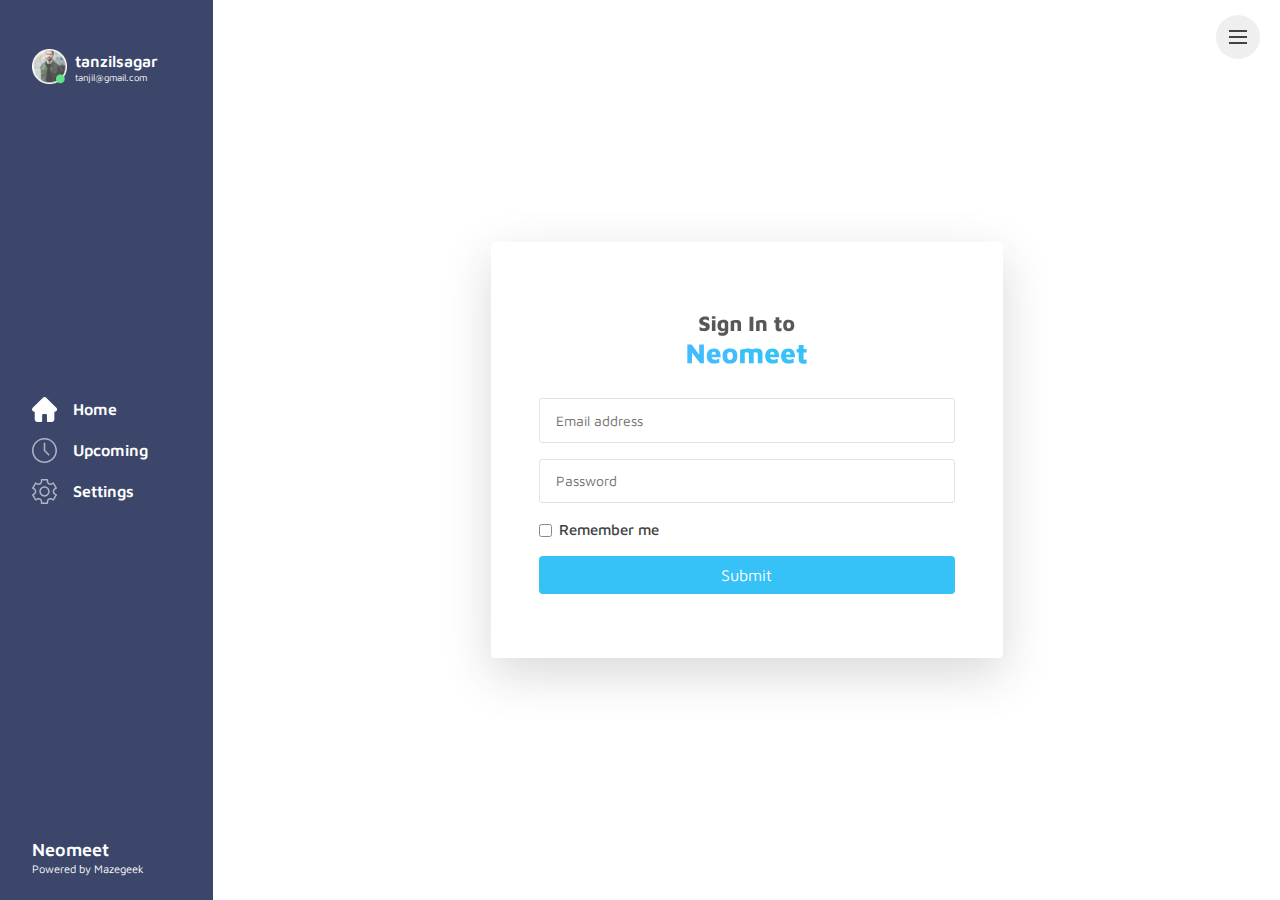
<file: index.html>
<!DOCTYPE html>
<html lang="en">

<head>
    <meta charset="utf-8">
    <meta http-equiv="X-UA-Compatible" content="IE=edge">
    <meta name="viewport" content="width=device-width, initial-scale=1, shrink-to-fit=no">
    <meta name="description" content="">
    <meta name="author" content="Nishan">
    <title>Neomeet</title>

    <!-- Favicons-->
   <!-- <link rel="shortcut icon" href="img/favicon.ico" type="image/x-icon">
    <link rel="apple-touch-icon" type="image/x-icon" href="img/apple-touch-icon-57x57-precomposed.png">
    <link rel="apple-touch-icon" type="image/x-icon" sizes="72x72" href="img/apple-touch-icon-72x72-precomposed.png">
    <link rel="apple-touch-icon" type="image/x-icon" sizes="114x114" href="img/apple-touch-icon-114x114-precomposed.png">
    <link rel="apple-touch-icon" type="image/x-icon" sizes="144x144" href="img/apple-touch-icon-144x144-precomposed.png">-->

    <!-- GOOGLE WEB FONT -->
	<link href="https://fonts.googleapis.com/css2?family=Maven+Pro:wght@400;500;600;700;800&display=swap" rel="stylesheet">

    <!-- BASE CSS -->
    <link href="css/bootstrap.min.css" rel="stylesheet">
	<link href="css/menu.css" rel="stylesheet">
    <link href="css/style.css" rel="stylesheet">
	<link href="css/vendors.css" rel="stylesheet">
	<link href="css/tailwind.min.css" rel="stylesheet">

    <!-- YOUR CUSTOM CSS -->
    <link href="css/custom.css" rel="stylesheet">
	
	<!-- MODERNIZR MENU -->
	<script src="js/modernizr.js"></script>

</head>

<body>
	
	<div id="preloader">
		<div data-loader="circle-side"></div>
	</div><!-- /Preload -->
	
	<div id="loader_form">
		<div data-loader="circle-side-2"></div>
	</div><!-- /loader_form -->
	
	<nav>
		<ul class="cd-primary-nav">
			<li><a href="#" class="animated_link">Page 1</a></li>
			<li><a href="#" class="animated_link">Page 2</a></li>
			<li><a href="#" class="animated_link">Page 3</a></li>
			<li><a href="#" class="animated_link">About Us</a></li>
			<li><a href="#" class="animated_link">Contact Us</a></li>
		</ul>
	</nav>
	<!-- /menu -->
	
	<div class="container-fluid">
	    <div class="row row-height">
	        <div class="col-xl-2 col-lg-2 content-left">

				<div class="content-left-wrapper d-flex align-items-center">
					<div class="user-info">
						<div class="d-flex align-items-center ml-8 py-4">
							<img src="img/avatar.png" class="mr-2" alt="" width="35" height="35">
							<div class="cursor-pointer">
								<span class="d-block text-base font-semibold leading-tight">tanzilsagar</span>
								<span class="d-block text-xs leading-none secondary-color"><small>tanjil@gmail.com</small></span>
							</div>
						</div>
					</div>

					<div class="ml-8">
						<div>
							<div class="d-flex align-items-center pb-3">
								<img src="img/nav/home01.svg" class="mr-3" alt="" width="25" height="25">
								<div class="cursor-pointer">
									<span class="d-block text-base font-semibold leading-tight">Home</span>

								</div>
							</div>
							<div class="d-flex align-items-center pb-3">
								<img src="img/nav/clock01.svg" class="mr-3" alt="" width="25" height="25">
								<div class="cursor-pointer">
									<span class="d-block text-base font-semibold leading-tight">Upcoming</span>

								</div>
							</div>
							<div class="d-flex align-items-center">
								<img src="img/nav/settings.svg" class="mr-3" alt="" width="25" height="25">
								<div class="cursor-pointer">
									<span class="d-block text-base font-semibold leading-tight">Settings</span>

								</div>
							</div>
						</div>
					</div>

					<div class="copy ml-8">
						<div class="">
							<span class="d-block text-lg font-semibold leading-tight">Neomeet</span>
							<span class="d-block text-sm leading-none secondary-color cursor-pointer"><small>Powered by Mazegeek</small></span>
						</div>
					</div>
				</div>
	        </div>
	        <!-- /content-left -->
	        <div class="col-xl-10 col-lg-10 content-right">
				<div class="row flex-shrink-0 h-100 align-items-center">
					<div class="w-76 mx-auto">
						<div class="w-100 rounded overflow-hidden shadow-lg ">

							<div class="px-12 py-16">
								<form>
									<img src="img/Neomeet-sign.svg" class="mx-auto mb-6">
									<div class="form-group">
										<label for="exampleInputEmail1">Email address</label>
										<input type="email" class="form-control" id="exampleInputEmail1" aria-describedby="emailHelp">

									</div>
									<div class="form-group">
										<label for="exampleInputPassword1">Password</label>
										<input type="password" class="form-control" id="exampleInputPassword1">
									</div>
									<div class="form-group form-check">
										<input type="checkbox" class="form-check-input" id="exampleCheck1">
										<label class="form-check-label" for="exampleCheck1">Remember me</label>
									</div>
									<button type="submit" class="btn bg-blue-01 text-white btn-block">Submit</button>
								</form>

							</div>

						</div>
					</div>
				</div>
	        </div>
	        <!-- /content-right-->
	    </div>
	    <!-- /row-->
	</div>
	<!-- /container-fluid -->

	<div class="cd-overlay-nav">
		<span></span>
	</div>
	<!-- /cd-overlay-nav -->

	<div class="cd-overlay-content">
		<span></span>
	</div>
	<!-- /cd-overlay-content -->

	<a href="#0" class="cd-nav-trigger">Menu<span class="cd-icon"></span></a>
	<!-- /menu button -->
	

	
	<!-- COMMON SCRIPTS -->
	<script src="js/jquery-3.2.1.min.js"></script>
    <script src="js/common_scripts.min.js"></script>
	<script src="js/velocity.min.js"></script>
	<script src="js/common_functions.js"></script>
	<script src="js/file-validator.js"></script>
	<script src="js/tagify.min.js"></script>
	<!-- Wizard script-->
	<script src="js/func_2.js"></script>

</body>
</html>
</file>
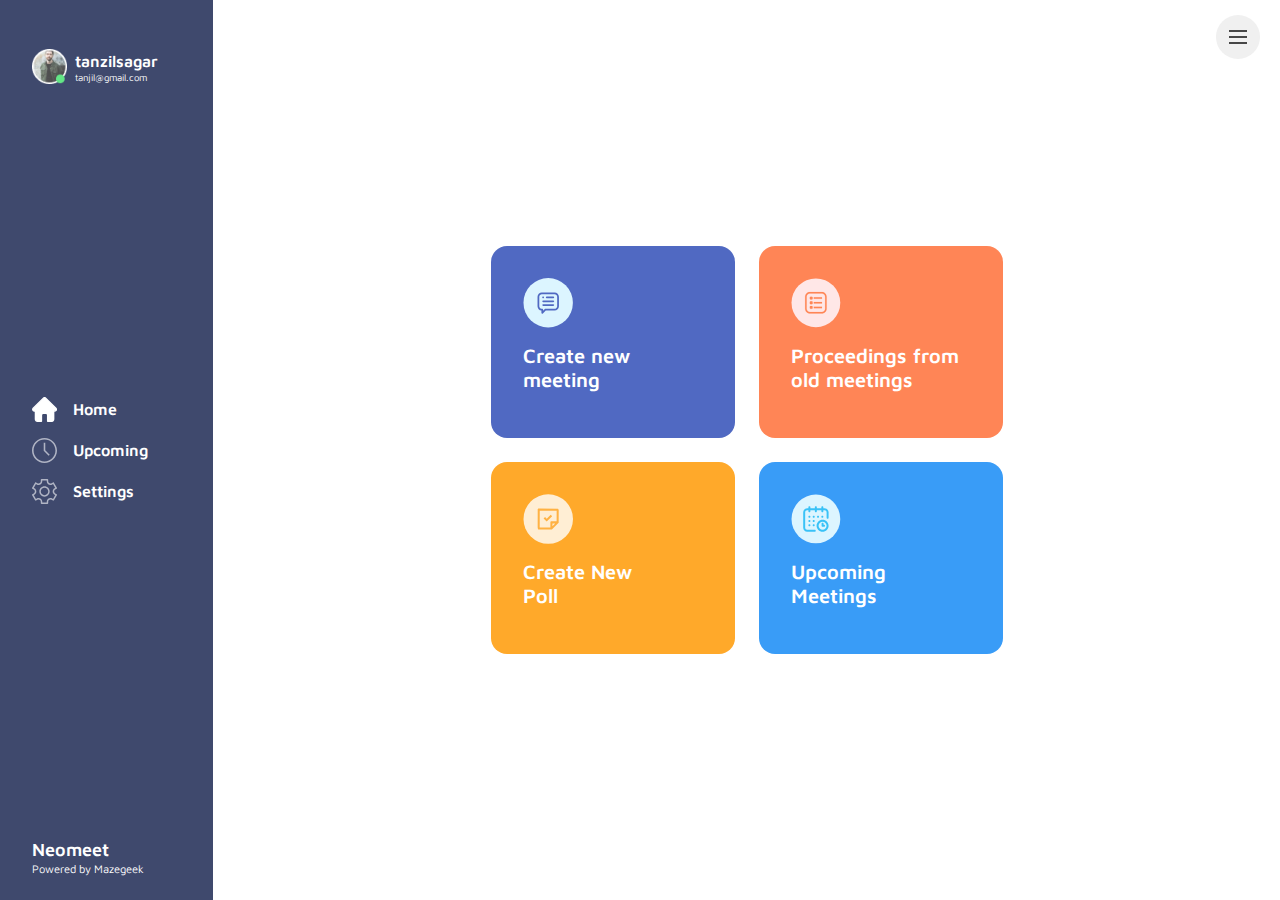
<file: dashboard.html>
<!DOCTYPE html>
<html lang="en">

<head>
    <meta charset="utf-8">
    <meta http-equiv="X-UA-Compatible" content="IE=edge">
    <meta name="viewport" content="width=device-width, initial-scale=1, shrink-to-fit=no">
    <meta name="description" content="">
    <meta name="author" content="Nishan">
    <title>Neomeet Dashboard</title>

    <!-- Favicons-->
    <!--<link rel="shortcut icon" href="img/favicon.ico" type="image/x-icon">
    <link rel="apple-touch-icon" type="image/x-icon" href="img/apple-touch-icon-57x57-precomposed.png">
    <link rel="apple-touch-icon" type="image/x-icon" sizes="72x72" href="img/apple-touch-icon-72x72-precomposed.png">
    <link rel="apple-touch-icon" type="image/x-icon" sizes="114x114"
          href="img/apple-touch-icon-114x114-precomposed.png">
    <link rel="apple-touch-icon" type="image/x-icon" sizes="144x144"
          href="img/apple-touch-icon-144x144-precomposed.png">-->

    <!-- GOOGLE WEB FONT -->
    <link href="https://fonts.googleapis.com/css2?family=Maven+Pro:wght@400;500;600;700;800&display=swap"
          rel="stylesheet">

    <!-- BASE CSS -->
    <link href="css/bootstrap.min.css" rel="stylesheet">
    <link href="css/menu.css" rel="stylesheet">
    <link href="css/style.css" rel="stylesheet">
    <link href="css/vendors.css" rel="stylesheet">
    <link href="css/tailwind.min.css" rel="stylesheet">

    <!-- YOUR CUSTOM CSS -->
    <link href="css/custom.css" rel="stylesheet">

    <!-- MODERNIZR MENU -->
    <script src="js/modernizr.js"></script>

</head>

<body>

<div id="preloader">
    <div data-loader="circle-side"></div>
</div><!-- /Preload -->

<div id="loader_form">
    <div data-loader="circle-side-2"></div>
</div><!-- /loader_form -->

<nav>
    <ul class="cd-primary-nav">
        <li><a href="#" class="animated_link">Page 1</a></li>
        <li><a href="#" class="animated_link">Page 2</a></li>
        <li><a href="#" class="animated_link">Page 3</a></li>
        <li><a href="#" class="animated_link">About Us</a></li>
        <li><a href="#" class="animated_link">Contact Us</a></li>
    </ul>
</nav>
<!-- /menu -->

<div class="container-fluid">
    <div class="row row-height">
        <div class="col-xl-2 col-lg-2 content-left">

            <div class="content-left-wrapper d-flex align-items-center">
                <div class="user-info">
                    <div class="d-flex align-items-center ml-8 py-4">
                        <img src="img/avatar.png" class="mr-2" alt="" width="35" height="35">
                        <div class="cursor-pointer">
                            <span class="d-block text-base font-semibold leading-tight">tanzilsagar</span>
                            <span class="d-block text-xs leading-none secondary-color"><small>tanjil@gmail.com</small></span>
                        </div>
                    </div>
                </div>

                <div class="ml-8">
                    <div>
                        <div class="d-flex align-items-center pb-3">
                            <img src="img/nav/home01.svg" class="mr-3" alt="" width="25" height="25">
                            <div class="cursor-pointer">
                                <span class="d-block text-base font-semibold leading-tight">Home</span>

                            </div>
                        </div>
                        <div class="d-flex align-items-center pb-3">
                            <img src="img/nav/clock01.svg" class="mr-3" alt="" width="25" height="25">
                            <div class="cursor-pointer">
                                <span class="d-block text-base font-semibold leading-tight">Upcoming</span>

                            </div>
                        </div>
                        <div class="d-flex align-items-center">
                            <img src="img/nav/settings.svg" class="mr-3" alt="" width="25" height="25">
                            <div class="cursor-pointer">
                                <span class="d-block text-base font-semibold leading-tight">Settings</span>

                            </div>
                        </div>
                    </div>
                </div>

                <div class="copy ml-8">
                    <div class="">
                        <span class="d-block text-lg font-semibold leading-tight">Neomeet</span>
                        <span class="d-block text-sm leading-none secondary-color cursor-pointer"><small>Powered by Mazegeek</small></span>
                    </div>
                </div>
            </div>
            <!-- /content-left-wrapper -->
        </div>
        <!-- /content-left -->
        <div class="col-xl-10 col-lg-10 content-right">
            <div class="row flex-shrink-0 h-100 align-items-center">
                <div class="w-76 mx-auto">
                    <div class="grid grid-rows-2 grid-cols-2 gap-6">
                        <div class="bg-1 h-48 p-8 rounded-lg-1">
                            <img src="img/dashboard/new-meeting.svg">
                            <h2 class="font-semibold text-xl text-white mt-3">Create new meeting</h2>
                        </div>
                        <div class="bg-2 h-48 p-8 rounded-lg-1">
                            <img src="img/dashboard/old-meeting.svg">
                            <h2 class="font-semibold text-xl text-white mt-3">Proceedings from old meetings</h2>
                        </div>

                        <div class="bg-3 h-48 p-8 rounded-lg-1">
                            <img src="img/dashboard/new-poll.svg">
                            <h2 class="font-semibold text-xl text-white mt-3">Create New <br/> Poll</h2>
                        </div>
                        <div class="bg-4 h-48 p-8 rounded-lg-1">
                            <img src="img/dashboard/upcoming-meetings.svg">
                            <h2 class="font-semibold text-xl text-white mt-3">Upcoming Meetings</h2>
                        </div>
                    </div>
                </div>
            </div>
        </div>
        <!-- /content-right-->
    </div>
    <!-- /row-->
</div>
<!-- /container-fluid -->

<div class="cd-overlay-nav">
    <span></span>
</div>
<!-- /cd-overlay-nav -->

<div class="cd-overlay-content">
    <span></span>
</div>
<!-- /cd-overlay-content -->

<a href="#0" class="cd-nav-trigger">Menu<span class="cd-icon"></span></a>
<!-- /menu button -->


<!-- COMMON SCRIPTS -->
<script src="js/jquery-3.2.1.min.js"></script>
<script src="js/common_scripts.min.js"></script>
<script src="js/velocity.min.js"></script>
<script src="js/common_functions.js"></script>
<script src="js/file-validator.js"></script>
<script src="js/tagify.min.js"></script>
<!-- Wizard script-->
<script src="js/func_2.js"></script>

</body>
</html>
</file>
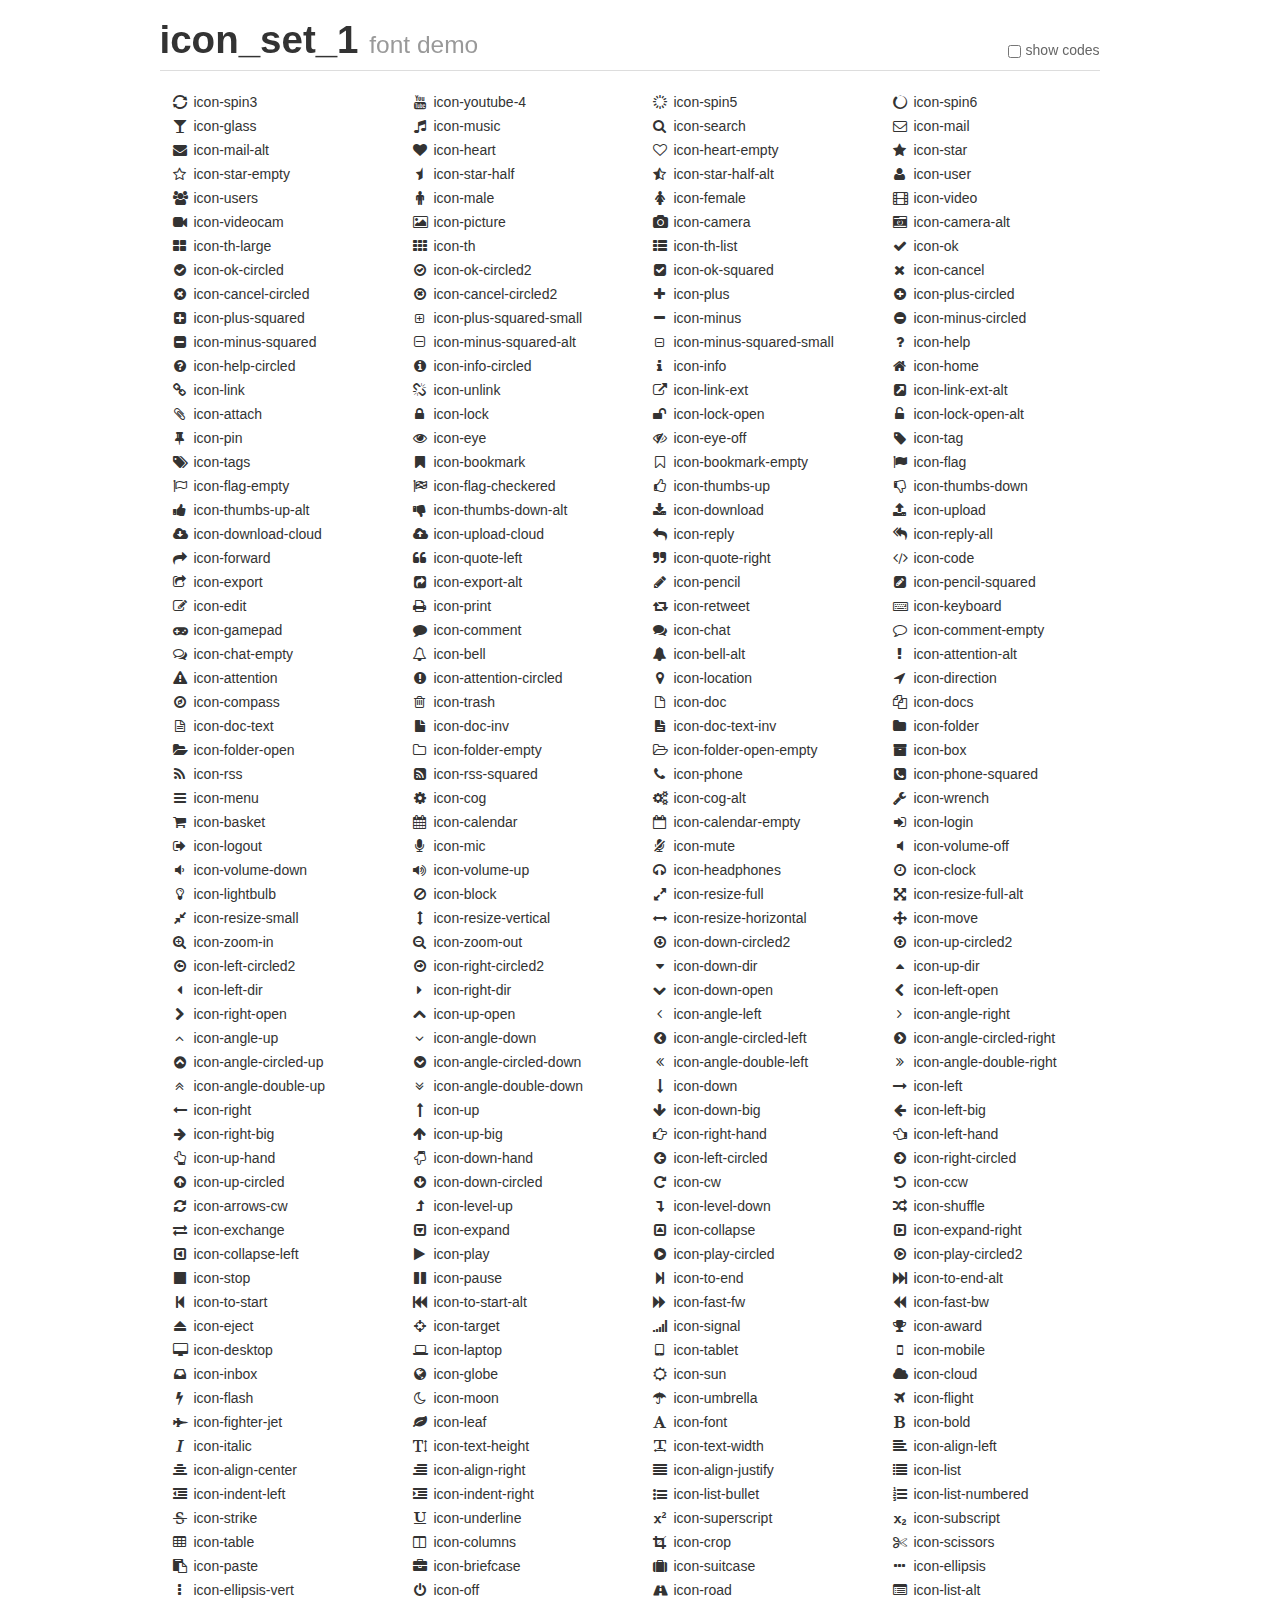
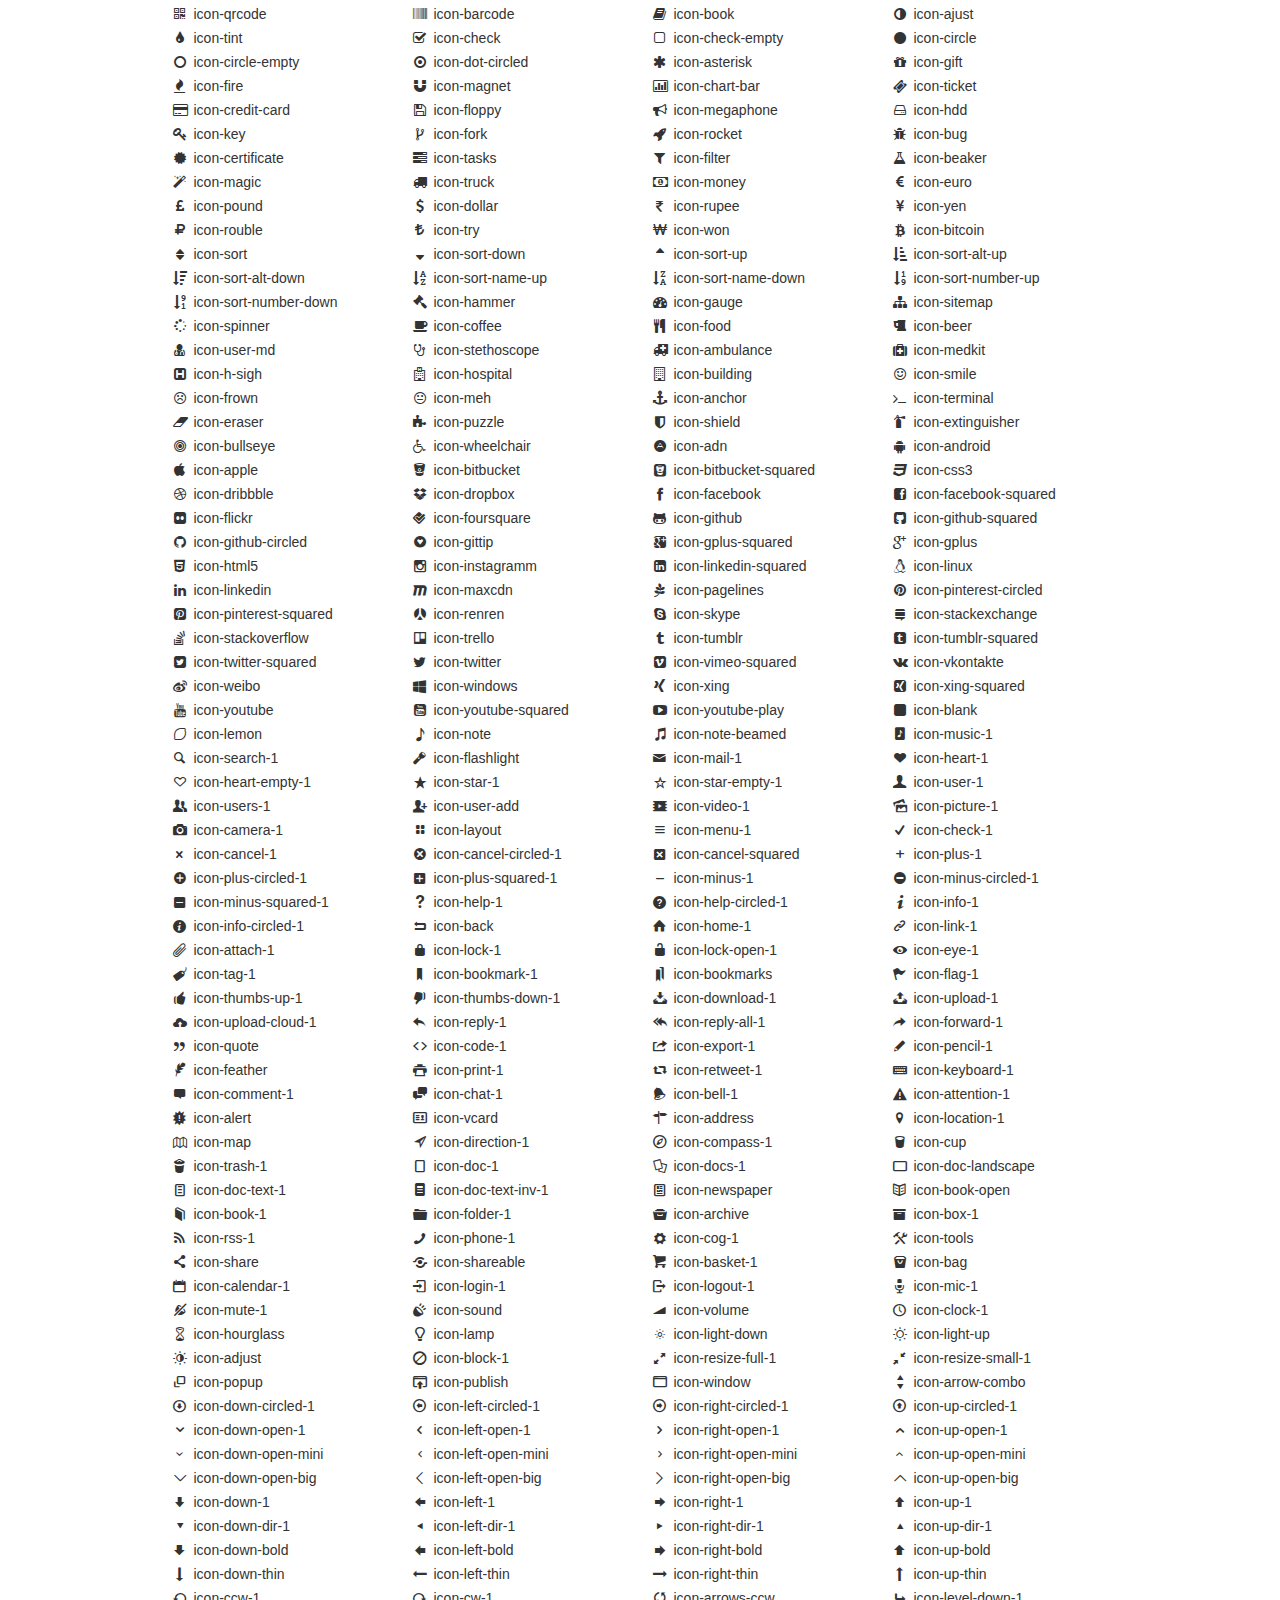
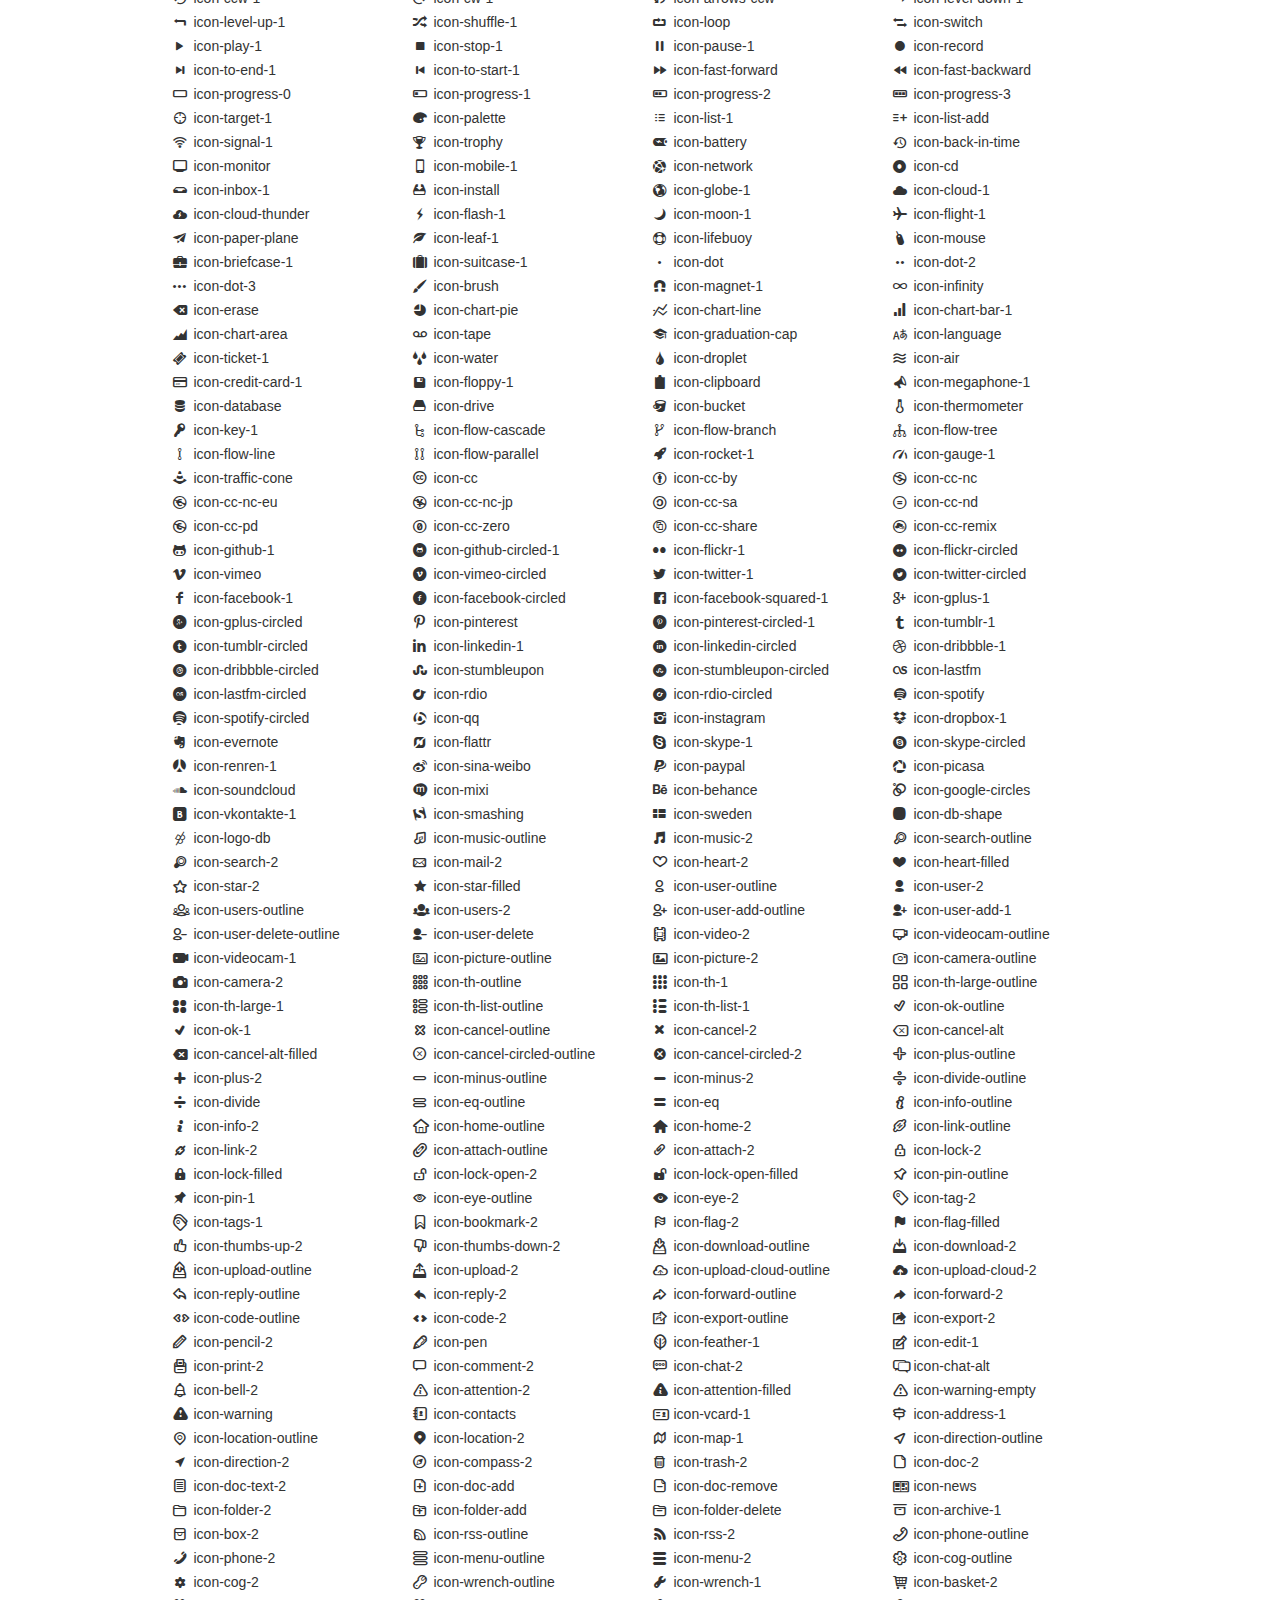
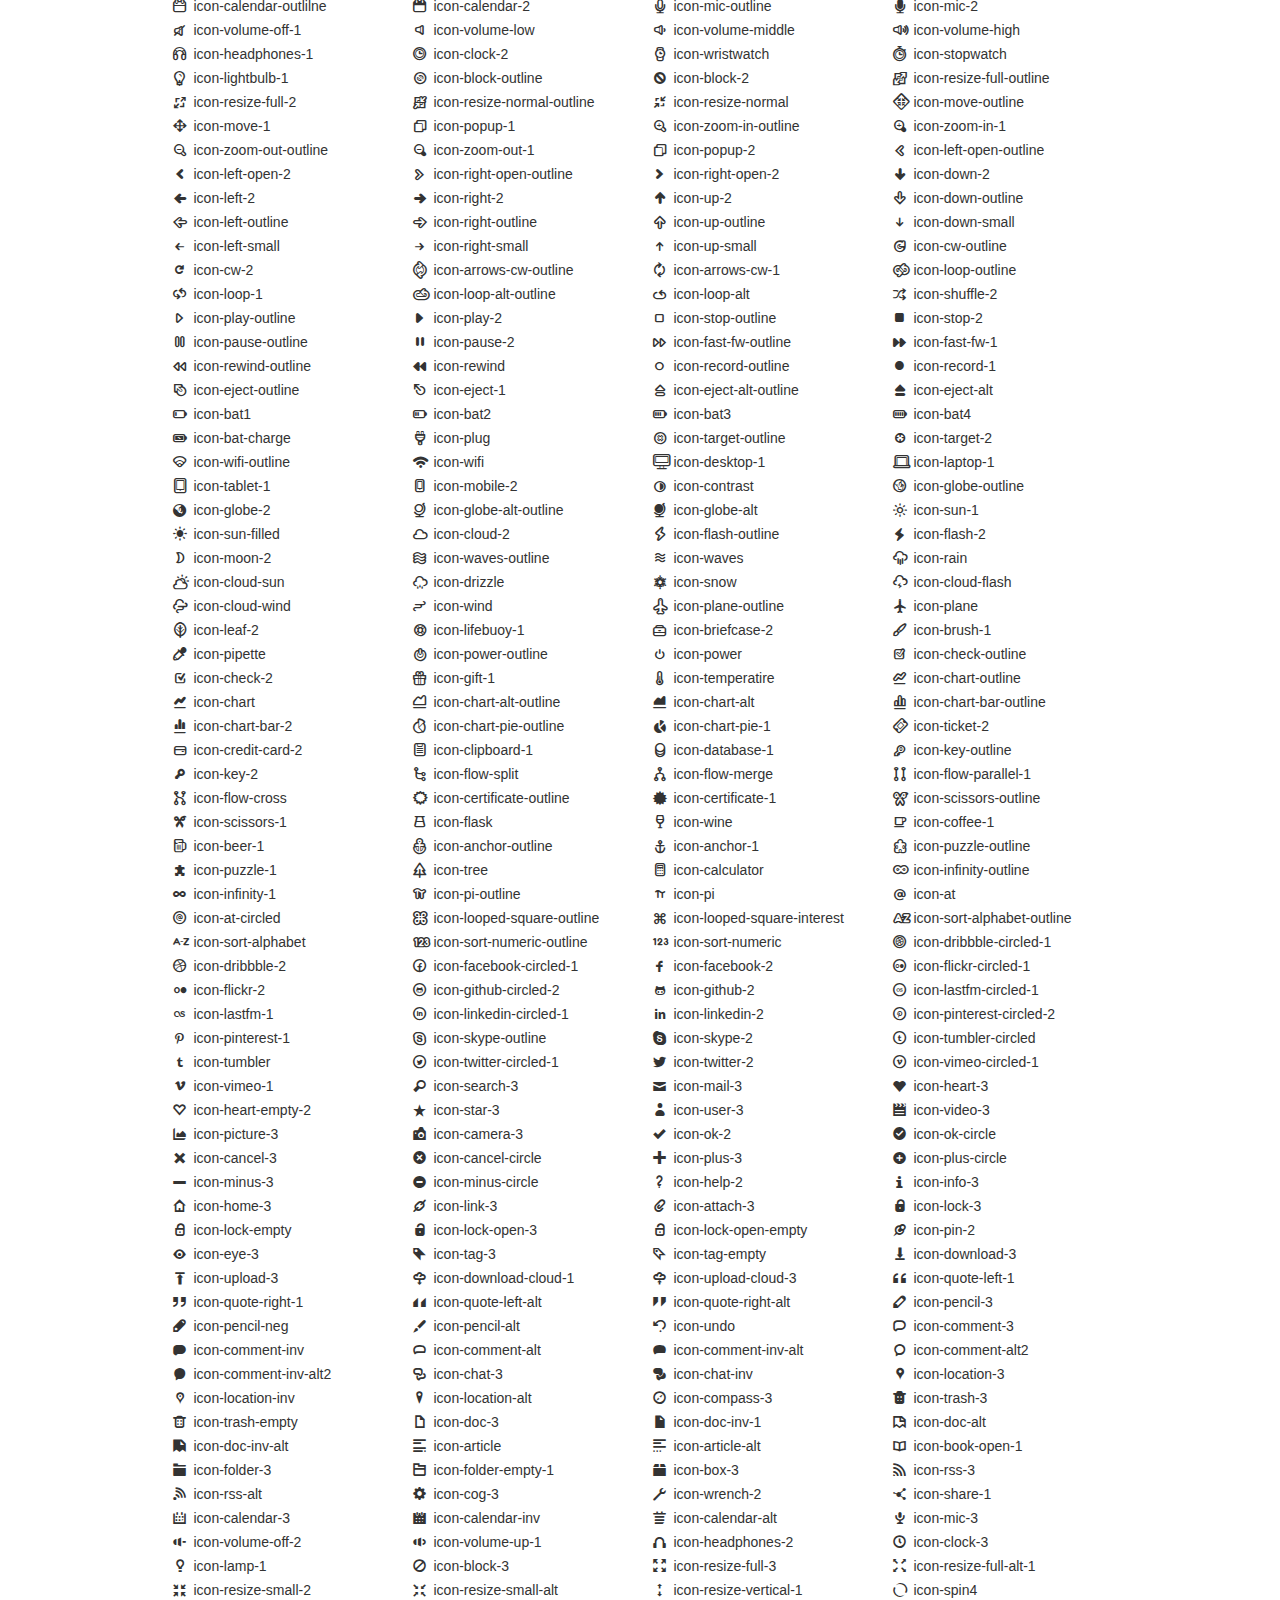
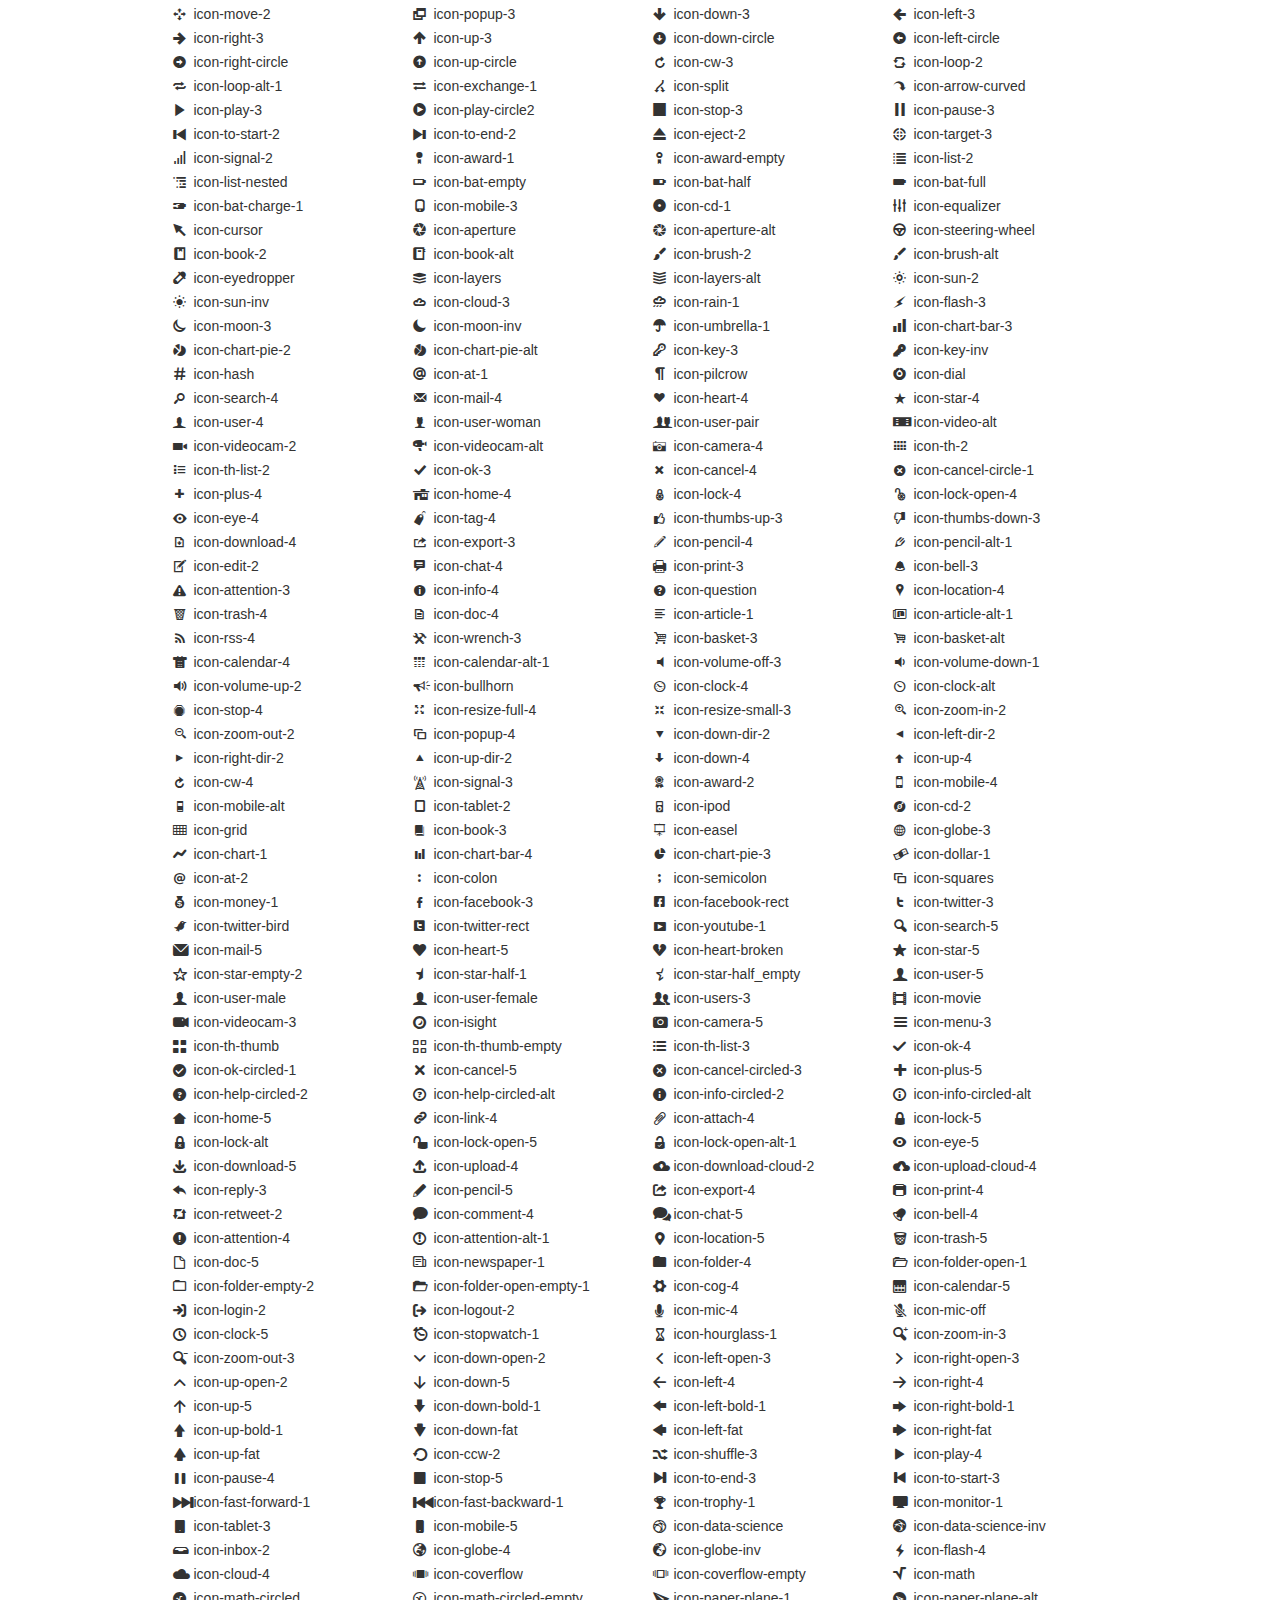
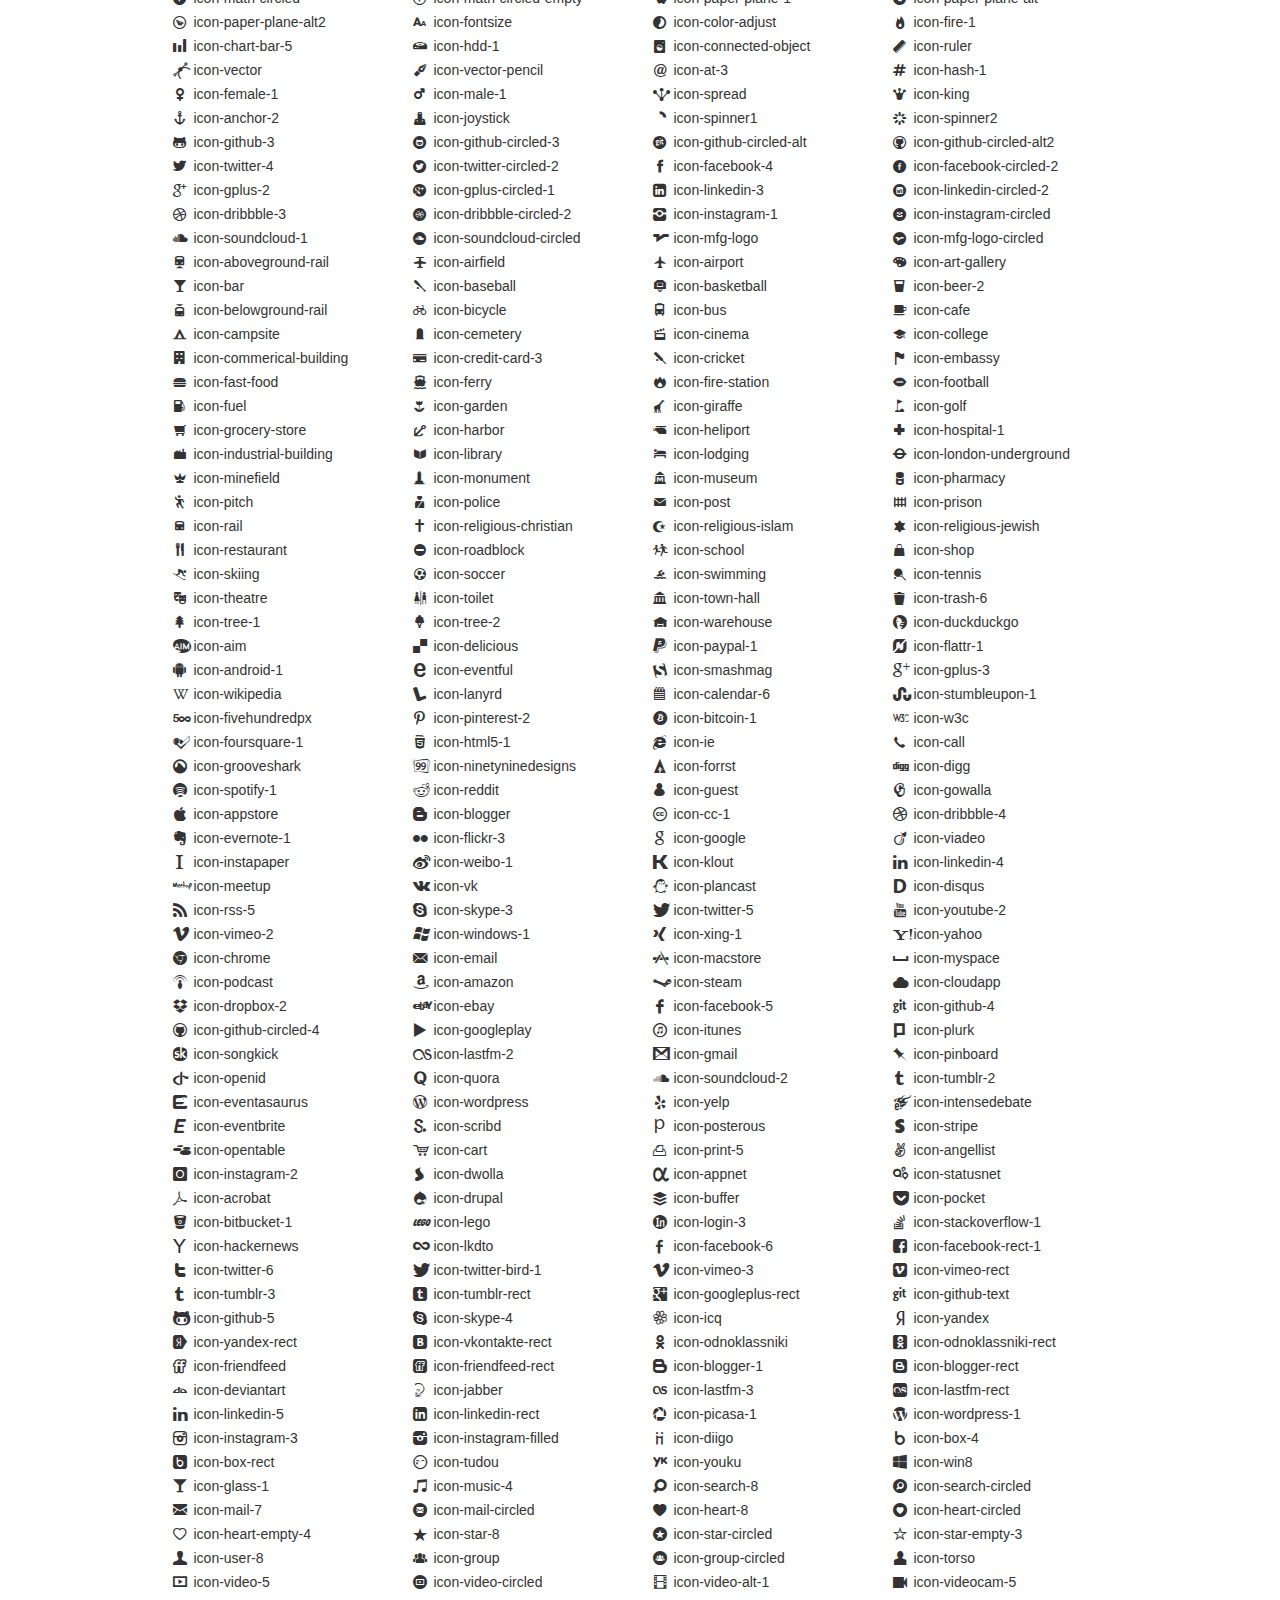
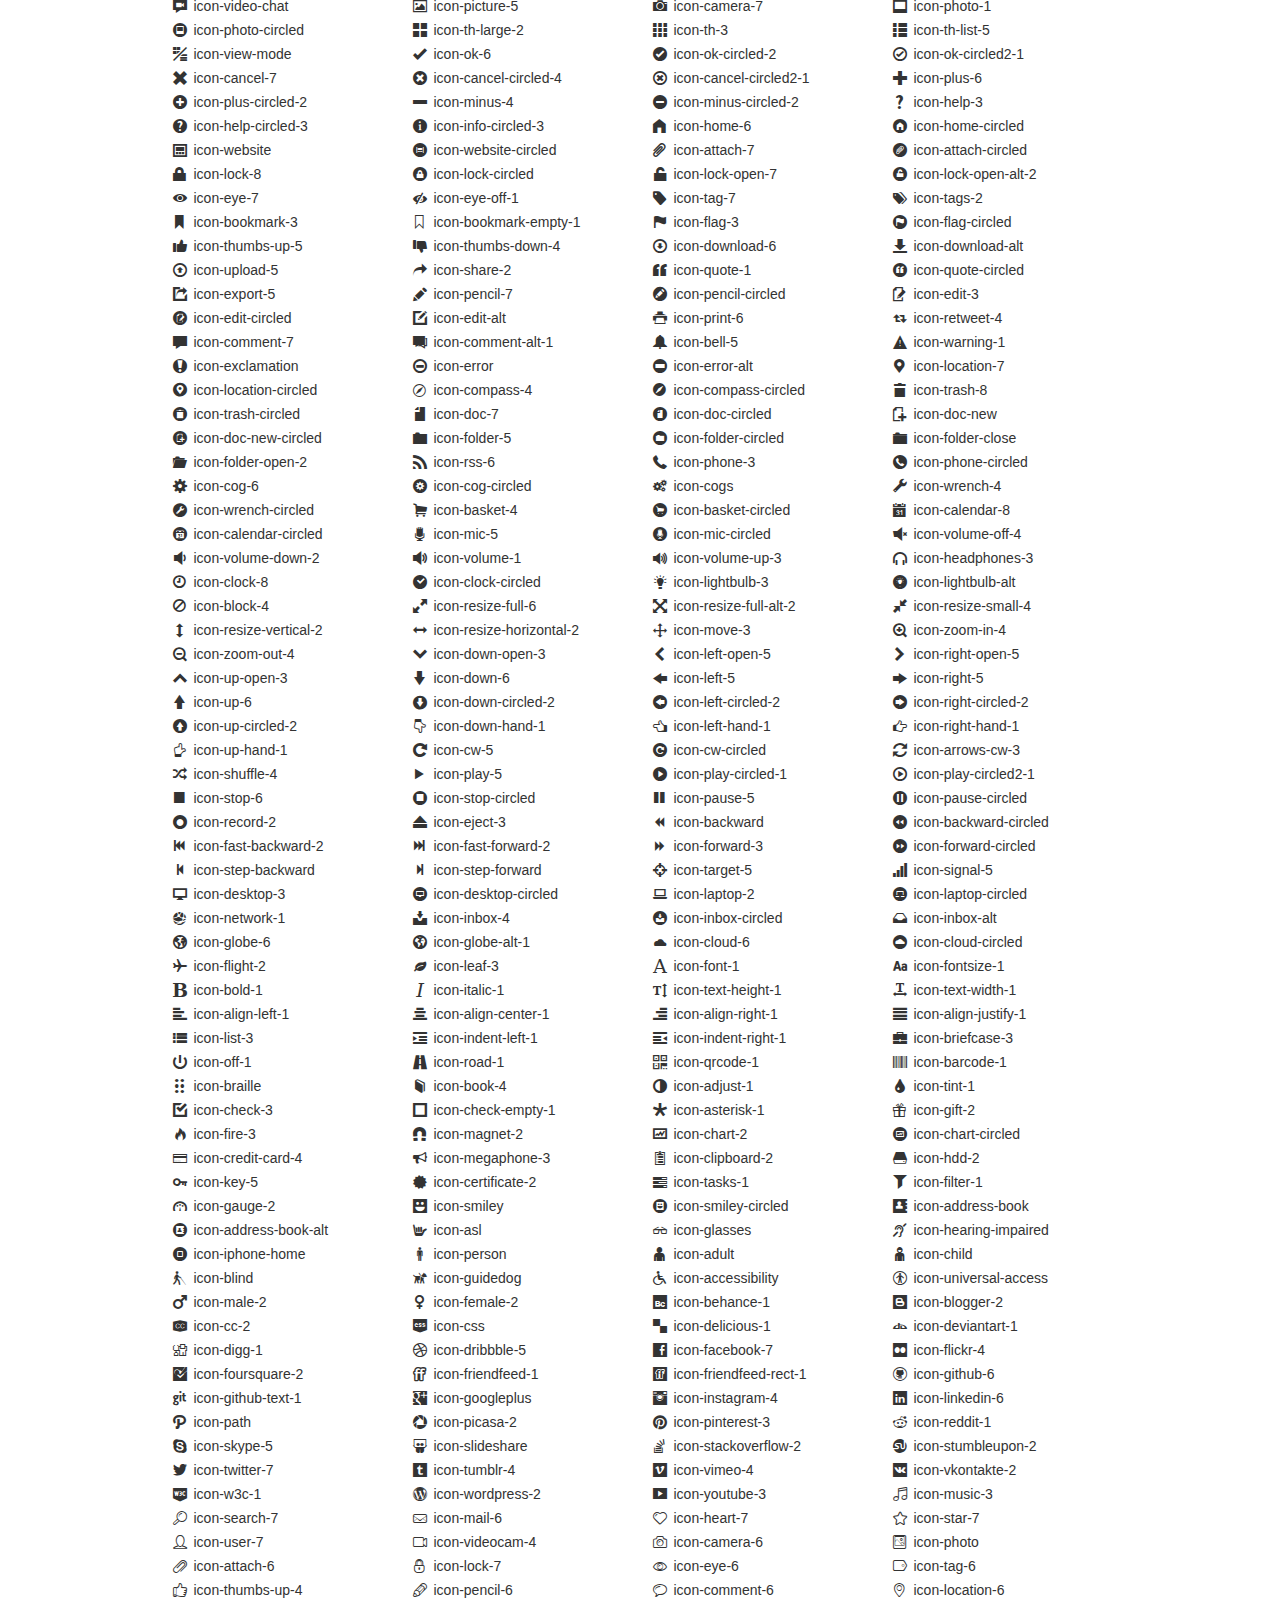
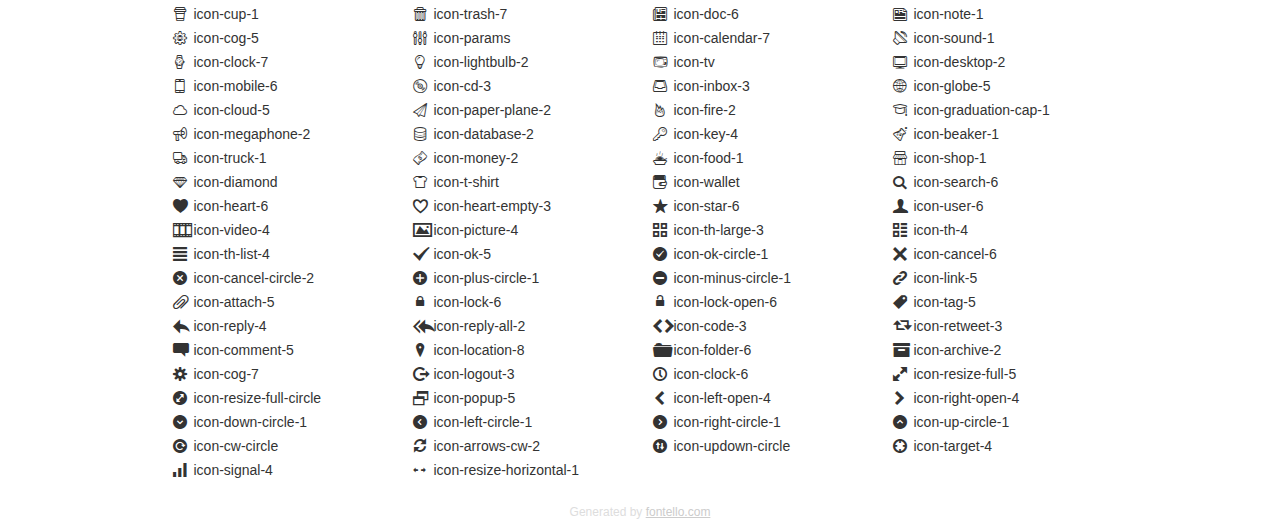
<file: css/icon_fonts/demo_icon_set_1.html>
<!DOCTYPE html>
<html>
  <head>
    <!--[if lt IE 9]>
    <script src="http://html5shim.googlecode.com/svn/trunk/html5.js"></script>
    <![endif]-->
    <meta charset="UTF-8">
	<style type="text/css">/*
	 * Bootstrap v2.2.1
	 *
	 * Copyright 2012 Twitter, Inc
	 * Licensed under the Apache License v2.0
	 * http://www.apache.org/licenses/LICENSE-2.0
	 *
	 * Designed and built with all the love in the world @twitter by @mdo and @fat.
	 */
	.clearfix {
	  *zoom: 1;
	}
	.clearfix:before,
	.clearfix:after {
	  display: table;
	  content: "";
	  line-height: 0;
	}
	.clearfix:after {
	  clear: both;
	}
	html {
	  font-size: 100%;
	  -webkit-text-size-adjust: 100%;
	  -ms-text-size-adjust: 100%;
	}
	a:focus {
	  outline: thin dotted #333;
	  outline: 5px auto -webkit-focus-ring-color;
	  outline-offset: -2px;
	}
	a:hover,
	a:active {
	  outline: 0;
	}
	button,
	input,
	select,
	textarea {
	  margin: 0;
	  font-size: 100%;
	  vertical-align: middle;
	}
	button,
	input {
	  *overflow: visible;
	  line-height: normal;
	}
	button::-moz-focus-inner,
	input::-moz-focus-inner {
	  padding: 0;
	  border: 0;
	}
	body {
	  margin: 0;
	  font-family: "Helvetica Neue", Helvetica, Arial, sans-serif;
	  font-size: 14px;
	  line-height: 20px;
	  color: #333;
	  background-color: #fff;
	}
	a {
	  color: #08c;
	  text-decoration: none;
	}
	a:hover {
	  color: #005580;
	  text-decoration: underline;
	}
	.row {
	  margin-left: -20px;
	  *zoom: 1;
	}
	.row:before,
	.row:after {
	  display: table;
	  content: "";
	  line-height: 0;
	}
	.row:after {
	  clear: both;
	}
	[class*="span"] {
	  float: left;
	  min-height: 1px;
	  margin-left: 20px;
	}
	.container,
	.navbar-static-top .container,
	.navbar-fixed-top .container,
	.navbar-fixed-bottom .container {
	  width: 940px;
	}
	.span12 {
	  width: 940px;
	}
	.span11 {
	  width: 860px;
	}
	.span10 {
	  width: 780px;
	}
	.span9 {
	  width: 700px;
	}
	.span8 {
	  width: 620px;
	}
	.span7 {
	  width: 540px;
	}
	.span6 {
	  width: 460px;
	}
	.span5 {
	  width: 380px;
	}
	.span4 {
	  width: 300px;
	}
	.span3 {
	  width: 220px;
	}
	.span2 {
	  width: 140px;
	}
	.span1 {
	  width: 60px;
	}
	[class*="span"].pull-right,
	.row-fluid [class*="span"].pull-right {
	  float: right;
	}
	.container {
	  margin-right: auto;
	  margin-left: auto;
	  *zoom: 1;
	}
	.container:before,
	.container:after {
	  display: table;
	  content: "";
	  line-height: 0;
	}
	.container:after {
	  clear: both;
	}
	p {
	  margin: 0 0 10px;
	}
	.lead {
	  margin-bottom: 20px;
	  font-size: 21px;
	  font-weight: 200;
	  line-height: 30px;
	}
	small {
	  font-size: 85%;
	}
	h1 {
	  margin: 10px 0;
	  font-family: inherit;
	  font-weight: bold;
	  line-height: 20px;
	  color: inherit;
	  text-rendering: optimizelegibility;
	}
	h1 small {
	  font-weight: normal;
	  line-height: 1;
	  color: #999;
	}
	h1 {
	  line-height: 40px;
	}
	h1 {
	  font-size: 38.5px;
	}
	h1 small {
	  font-size: 24.5px;
	}
	body {
	  margin-top: 90px;
	}
	.header {
	  position: fixed;
	  top: 0;
	  left: 50%;
	  margin-left: -480px;
	  background-color: #fff;
	  border-bottom: 1px solid #ddd;
	  padding-top: 10px;
	  z-index: 10;
	}
	.footer {
	  color: #ddd;
	  font-size: 12px;
	  text-align: center;
	  margin-top: 20px;
	}
	.footer a {
	  color: #ccc;
	  text-decoration: underline;
	}
	.the-icons {
	  font-size: 14px;
	  line-height: 24px;
	}
	.switch {
	  position: absolute;
	  right: 0;
	  bottom: 10px;
	  color: #666;
	}
	.switch input {
	  margin-right: 0.3em;
	}
	.codesOn .i-name {
	  display: none;
	}
	.codesOn .i-code {
	  display: inline;
	}
	.i-code {
	  display: none;
	}
	</style>
    <link rel="stylesheet" href="css/icon_set_1.css">
    <!--[if IE 7]>
    <link rel="stylesheet" href="css/fontello-ie7.css">
    <![endif]-->
    <script>
      function toggleCodes(on) {
        var obj = document.getElementById('icons');
        
        if (on) {
          obj.className += ' codesOn';
        } else {
          obj.className = obj.className.replace(' codesOn', '');
        }
      }
      
    </script>
  </head>
  <body>
    <div class="container header">
      <h1>
        icon_set_1
         <small>font demo</small>
      </h1>
      <label class="switch">
        <input type="checkbox" onclick="toggleCodes(this.checked)">show codes
      </label>
    </div>
    <div id="icons" class="container">
      <div class="row">
        <div title="Code: 0xe800" class="the-icons span3"><i class="icon-spin3 animate-spin"></i> <span class="i-name">icon-spin3</span><span class="i-code">0xe800</span></div>
        <div title="Code: 0xef87" class="the-icons span3"><i class="icon-youtube-4"></i> <span class="i-name">icon-youtube-4</span><span class="i-code">0xef87</span></div>
        <div title="Code: 0xe802" class="the-icons span3"><i class="icon-spin5 animate-spin"></i> <span class="i-name">icon-spin5</span><span class="i-code">0xe802</span></div>
        <div title="Code: 0xe803" class="the-icons span3"><i class="icon-spin6 animate-spin"></i> <span class="i-name">icon-spin6</span><span class="i-code">0xe803</span></div>
      </div>
      <div class="row">
        <div title="Code: 0xe804" class="the-icons span3"><i class="icon-glass"></i> <span class="i-name">icon-glass</span><span class="i-code">0xe804</span></div>
        <div title="Code: 0xe805" class="the-icons span3"><i class="icon-music"></i> <span class="i-name">icon-music</span><span class="i-code">0xe805</span></div>
        <div title="Code: 0xe806" class="the-icons span3"><i class="icon-search"></i> <span class="i-name">icon-search</span><span class="i-code">0xe806</span></div>
        <div title="Code: 0xe807" class="the-icons span3"><i class="icon-mail"></i> <span class="i-name">icon-mail</span><span class="i-code">0xe807</span></div>
      </div>
      <div class="row">
        <div title="Code: 0xe808" class="the-icons span3"><i class="icon-mail-alt"></i> <span class="i-name">icon-mail-alt</span><span class="i-code">0xe808</span></div>
        <div title="Code: 0xe809" class="the-icons span3"><i class="icon-heart"></i> <span class="i-name">icon-heart</span><span class="i-code">0xe809</span></div>
        <div title="Code: 0xe80a" class="the-icons span3"><i class="icon-heart-empty"></i> <span class="i-name">icon-heart-empty</span><span class="i-code">0xe80a</span></div>
        <div title="Code: 0xe80b" class="the-icons span3"><i class="icon-star"></i> <span class="i-name">icon-star</span><span class="i-code">0xe80b</span></div>
      </div>
      <div class="row">
        <div title="Code: 0xe80c" class="the-icons span3"><i class="icon-star-empty"></i> <span class="i-name">icon-star-empty</span><span class="i-code">0xe80c</span></div>
        <div title="Code: 0xe80d" class="the-icons span3"><i class="icon-star-half"></i> <span class="i-name">icon-star-half</span><span class="i-code">0xe80d</span></div>
        <div title="Code: 0xe80e" class="the-icons span3"><i class="icon-star-half-alt"></i> <span class="i-name">icon-star-half-alt</span><span class="i-code">0xe80e</span></div>
        <div title="Code: 0xe80f" class="the-icons span3"><i class="icon-user"></i> <span class="i-name">icon-user</span><span class="i-code">0xe80f</span></div>
      </div>
      <div class="row">
        <div title="Code: 0xe827" class="the-icons span3"><i class="icon-users"></i> <span class="i-name">icon-users</span><span class="i-code">0xe827</span></div>
        <div title="Code: 0xe810" class="the-icons span3"><i class="icon-male"></i> <span class="i-name">icon-male</span><span class="i-code">0xe810</span></div>
        <div title="Code: 0xe811" class="the-icons span3"><i class="icon-female"></i> <span class="i-name">icon-female</span><span class="i-code">0xe811</span></div>
        <div title="Code: 0xe812" class="the-icons span3"><i class="icon-video"></i> <span class="i-name">icon-video</span><span class="i-code">0xe812</span></div>
      </div>
      <div class="row">
        <div title="Code: 0xe813" class="the-icons span3"><i class="icon-videocam"></i> <span class="i-name">icon-videocam</span><span class="i-code">0xe813</span></div>
        <div title="Code: 0xe814" class="the-icons span3"><i class="icon-picture"></i> <span class="i-name">icon-picture</span><span class="i-code">0xe814</span></div>
        <div title="Code: 0xe815" class="the-icons span3"><i class="icon-camera"></i> <span class="i-name">icon-camera</span><span class="i-code">0xe815</span></div>
        <div title="Code: 0xe816" class="the-icons span3"><i class="icon-camera-alt"></i> <span class="i-name">icon-camera-alt</span><span class="i-code">0xe816</span></div>
      </div>
      <div class="row">
        <div title="Code: 0xe817" class="the-icons span3"><i class="icon-th-large"></i> <span class="i-name">icon-th-large</span><span class="i-code">0xe817</span></div>
        <div title="Code: 0xe818" class="the-icons span3"><i class="icon-th"></i> <span class="i-name">icon-th</span><span class="i-code">0xe818</span></div>
        <div title="Code: 0xe819" class="the-icons span3"><i class="icon-th-list"></i> <span class="i-name">icon-th-list</span><span class="i-code">0xe819</span></div>
        <div title="Code: 0xe81a" class="the-icons span3"><i class="icon-ok"></i> <span class="i-name">icon-ok</span><span class="i-code">0xe81a</span></div>
      </div>
      <div class="row">
        <div title="Code: 0xe81b" class="the-icons span3"><i class="icon-ok-circled"></i> <span class="i-name">icon-ok-circled</span><span class="i-code">0xe81b</span></div>
        <div title="Code: 0xe81c" class="the-icons span3"><i class="icon-ok-circled2"></i> <span class="i-name">icon-ok-circled2</span><span class="i-code">0xe81c</span></div>
        <div title="Code: 0xe81d" class="the-icons span3"><i class="icon-ok-squared"></i> <span class="i-name">icon-ok-squared</span><span class="i-code">0xe81d</span></div>
        <div title="Code: 0xe81e" class="the-icons span3"><i class="icon-cancel"></i> <span class="i-name">icon-cancel</span><span class="i-code">0xe81e</span></div>
      </div>
      <div class="row">
        <div title="Code: 0xe81f" class="the-icons span3"><i class="icon-cancel-circled"></i> <span class="i-name">icon-cancel-circled</span><span class="i-code">0xe81f</span></div>
        <div title="Code: 0xe820" class="the-icons span3"><i class="icon-cancel-circled2"></i> <span class="i-name">icon-cancel-circled2</span><span class="i-code">0xe820</span></div>
        <div title="Code: 0xe821" class="the-icons span3"><i class="icon-plus"></i> <span class="i-name">icon-plus</span><span class="i-code">0xe821</span></div>
        <div title="Code: 0xe822" class="the-icons span3"><i class="icon-plus-circled"></i> <span class="i-name">icon-plus-circled</span><span class="i-code">0xe822</span></div>
      </div>
      <div class="row">
        <div title="Code: 0xe823" class="the-icons span3"><i class="icon-plus-squared"></i> <span class="i-name">icon-plus-squared</span><span class="i-code">0xe823</span></div>
        <div title="Code: 0xe824" class="the-icons span3"><i class="icon-plus-squared-small"></i> <span class="i-name">icon-plus-squared-small</span><span class="i-code">0xe824</span></div>
        <div title="Code: 0xe825" class="the-icons span3"><i class="icon-minus"></i> <span class="i-name">icon-minus</span><span class="i-code">0xe825</span></div>
        <div title="Code: 0xe826" class="the-icons span3"><i class="icon-minus-circled"></i> <span class="i-name">icon-minus-circled</span><span class="i-code">0xe826</span></div>
      </div>
      <div class="row">
        <div title="Code: 0xe828" class="the-icons span3"><i class="icon-minus-squared"></i> <span class="i-name">icon-minus-squared</span><span class="i-code">0xe828</span></div>
        <div title="Code: 0xe829" class="the-icons span3"><i class="icon-minus-squared-alt"></i> <span class="i-name">icon-minus-squared-alt</span><span class="i-code">0xe829</span></div>
        <div title="Code: 0xe82a" class="the-icons span3"><i class="icon-minus-squared-small"></i> <span class="i-name">icon-minus-squared-small</span><span class="i-code">0xe82a</span></div>
        <div title="Code: 0xe82b" class="the-icons span3"><i class="icon-help"></i> <span class="i-name">icon-help</span><span class="i-code">0xe82b</span></div>
      </div>
      <div class="row">
        <div title="Code: 0xe82c" class="the-icons span3"><i class="icon-help-circled"></i> <span class="i-name">icon-help-circled</span><span class="i-code">0xe82c</span></div>
        <div title="Code: 0xe82d" class="the-icons span3"><i class="icon-info-circled"></i> <span class="i-name">icon-info-circled</span><span class="i-code">0xe82d</span></div>
        <div title="Code: 0xe82e" class="the-icons span3"><i class="icon-info"></i> <span class="i-name">icon-info</span><span class="i-code">0xe82e</span></div>
        <div title="Code: 0xe82f" class="the-icons span3"><i class="icon-home"></i> <span class="i-name">icon-home</span><span class="i-code">0xe82f</span></div>
      </div>
      <div class="row">
        <div title="Code: 0xe830" class="the-icons span3"><i class="icon-link"></i> <span class="i-name">icon-link</span><span class="i-code">0xe830</span></div>
        <div title="Code: 0xe831" class="the-icons span3"><i class="icon-unlink"></i> <span class="i-name">icon-unlink</span><span class="i-code">0xe831</span></div>
        <div title="Code: 0xe832" class="the-icons span3"><i class="icon-link-ext"></i> <span class="i-name">icon-link-ext</span><span class="i-code">0xe832</span></div>
        <div title="Code: 0xe833" class="the-icons span3"><i class="icon-link-ext-alt"></i> <span class="i-name">icon-link-ext-alt</span><span class="i-code">0xe833</span></div>
      </div>
      <div class="row">
        <div title="Code: 0xe834" class="the-icons span3"><i class="icon-attach"></i> <span class="i-name">icon-attach</span><span class="i-code">0xe834</span></div>
        <div title="Code: 0xe835" class="the-icons span3"><i class="icon-lock"></i> <span class="i-name">icon-lock</span><span class="i-code">0xe835</span></div>
        <div title="Code: 0xe836" class="the-icons span3"><i class="icon-lock-open"></i> <span class="i-name">icon-lock-open</span><span class="i-code">0xe836</span></div>
        <div title="Code: 0xe837" class="the-icons span3"><i class="icon-lock-open-alt"></i> <span class="i-name">icon-lock-open-alt</span><span class="i-code">0xe837</span></div>
      </div>
      <div class="row">
        <div title="Code: 0xe838" class="the-icons span3"><i class="icon-pin"></i> <span class="i-name">icon-pin</span><span class="i-code">0xe838</span></div>
        <div title="Code: 0xe839" class="the-icons span3"><i class="icon-eye"></i> <span class="i-name">icon-eye</span><span class="i-code">0xe839</span></div>
        <div title="Code: 0xe83a" class="the-icons span3"><i class="icon-eye-off"></i> <span class="i-name">icon-eye-off</span><span class="i-code">0xe83a</span></div>
        <div title="Code: 0xe83b" class="the-icons span3"><i class="icon-tag"></i> <span class="i-name">icon-tag</span><span class="i-code">0xe83b</span></div>
      </div>
      <div class="row">
        <div title="Code: 0xe83c" class="the-icons span3"><i class="icon-tags"></i> <span class="i-name">icon-tags</span><span class="i-code">0xe83c</span></div>
        <div title="Code: 0xe83d" class="the-icons span3"><i class="icon-bookmark"></i> <span class="i-name">icon-bookmark</span><span class="i-code">0xe83d</span></div>
        <div title="Code: 0xe83e" class="the-icons span3"><i class="icon-bookmark-empty"></i> <span class="i-name">icon-bookmark-empty</span><span class="i-code">0xe83e</span></div>
        <div title="Code: 0xe83f" class="the-icons span3"><i class="icon-flag"></i> <span class="i-name">icon-flag</span><span class="i-code">0xe83f</span></div>
      </div>
      <div class="row">
        <div title="Code: 0xe840" class="the-icons span3"><i class="icon-flag-empty"></i> <span class="i-name">icon-flag-empty</span><span class="i-code">0xe840</span></div>
        <div title="Code: 0xe841" class="the-icons span3"><i class="icon-flag-checkered"></i> <span class="i-name">icon-flag-checkered</span><span class="i-code">0xe841</span></div>
        <div title="Code: 0xe842" class="the-icons span3"><i class="icon-thumbs-up"></i> <span class="i-name">icon-thumbs-up</span><span class="i-code">0xe842</span></div>
        <div title="Code: 0xe843" class="the-icons span3"><i class="icon-thumbs-down"></i> <span class="i-name">icon-thumbs-down</span><span class="i-code">0xe843</span></div>
      </div>
      <div class="row">
        <div title="Code: 0xe844" class="the-icons span3"><i class="icon-thumbs-up-alt"></i> <span class="i-name">icon-thumbs-up-alt</span><span class="i-code">0xe844</span></div>
        <div title="Code: 0xe845" class="the-icons span3"><i class="icon-thumbs-down-alt"></i> <span class="i-name">icon-thumbs-down-alt</span><span class="i-code">0xe845</span></div>
        <div title="Code: 0xe846" class="the-icons span3"><i class="icon-download"></i> <span class="i-name">icon-download</span><span class="i-code">0xe846</span></div>
        <div title="Code: 0xe847" class="the-icons span3"><i class="icon-upload"></i> <span class="i-name">icon-upload</span><span class="i-code">0xe847</span></div>
      </div>
      <div class="row">
        <div title="Code: 0xe848" class="the-icons span3"><i class="icon-download-cloud"></i> <span class="i-name">icon-download-cloud</span><span class="i-code">0xe848</span></div>
        <div title="Code: 0xe849" class="the-icons span3"><i class="icon-upload-cloud"></i> <span class="i-name">icon-upload-cloud</span><span class="i-code">0xe849</span></div>
        <div title="Code: 0xe84a" class="the-icons span3"><i class="icon-reply"></i> <span class="i-name">icon-reply</span><span class="i-code">0xe84a</span></div>
        <div title="Code: 0xe84b" class="the-icons span3"><i class="icon-reply-all"></i> <span class="i-name">icon-reply-all</span><span class="i-code">0xe84b</span></div>
      </div>
      <div class="row">
        <div title="Code: 0xe84c" class="the-icons span3"><i class="icon-forward"></i> <span class="i-name">icon-forward</span><span class="i-code">0xe84c</span></div>
        <div title="Code: 0xe84d" class="the-icons span3"><i class="icon-quote-left"></i> <span class="i-name">icon-quote-left</span><span class="i-code">0xe84d</span></div>
        <div title="Code: 0xe84e" class="the-icons span3"><i class="icon-quote-right"></i> <span class="i-name">icon-quote-right</span><span class="i-code">0xe84e</span></div>
        <div title="Code: 0xe84f" class="the-icons span3"><i class="icon-code"></i> <span class="i-name">icon-code</span><span class="i-code">0xe84f</span></div>
      </div>
      <div class="row">
        <div title="Code: 0xe850" class="the-icons span3"><i class="icon-export"></i> <span class="i-name">icon-export</span><span class="i-code">0xe850</span></div>
        <div title="Code: 0xe851" class="the-icons span3"><i class="icon-export-alt"></i> <span class="i-name">icon-export-alt</span><span class="i-code">0xe851</span></div>
        <div title="Code: 0xe852" class="the-icons span3"><i class="icon-pencil"></i> <span class="i-name">icon-pencil</span><span class="i-code">0xe852</span></div>
        <div title="Code: 0xe853" class="the-icons span3"><i class="icon-pencil-squared"></i> <span class="i-name">icon-pencil-squared</span><span class="i-code">0xe853</span></div>
      </div>
      <div class="row">
        <div title="Code: 0xe854" class="the-icons span3"><i class="icon-edit"></i> <span class="i-name">icon-edit</span><span class="i-code">0xe854</span></div>
        <div title="Code: 0xe855" class="the-icons span3"><i class="icon-print"></i> <span class="i-name">icon-print</span><span class="i-code">0xe855</span></div>
        <div title="Code: 0xe856" class="the-icons span3"><i class="icon-retweet"></i> <span class="i-name">icon-retweet</span><span class="i-code">0xe856</span></div>
        <div title="Code: 0xe857" class="the-icons span3"><i class="icon-keyboard"></i> <span class="i-name">icon-keyboard</span><span class="i-code">0xe857</span></div>
      </div>
      <div class="row">
        <div title="Code: 0xe858" class="the-icons span3"><i class="icon-gamepad"></i> <span class="i-name">icon-gamepad</span><span class="i-code">0xe858</span></div>
        <div title="Code: 0xe859" class="the-icons span3"><i class="icon-comment"></i> <span class="i-name">icon-comment</span><span class="i-code">0xe859</span></div>
        <div title="Code: 0xe85a" class="the-icons span3"><i class="icon-chat"></i> <span class="i-name">icon-chat</span><span class="i-code">0xe85a</span></div>
        <div title="Code: 0xe85b" class="the-icons span3"><i class="icon-comment-empty"></i> <span class="i-name">icon-comment-empty</span><span class="i-code">0xe85b</span></div>
      </div>
      <div class="row">
        <div title="Code: 0xe85c" class="the-icons span3"><i class="icon-chat-empty"></i> <span class="i-name">icon-chat-empty</span><span class="i-code">0xe85c</span></div>
        <div title="Code: 0xe85d" class="the-icons span3"><i class="icon-bell"></i> <span class="i-name">icon-bell</span><span class="i-code">0xe85d</span></div>
        <div title="Code: 0xe85e" class="the-icons span3"><i class="icon-bell-alt"></i> <span class="i-name">icon-bell-alt</span><span class="i-code">0xe85e</span></div>
        <div title="Code: 0xe85f" class="the-icons span3"><i class="icon-attention-alt"></i> <span class="i-name">icon-attention-alt</span><span class="i-code">0xe85f</span></div>
      </div>
      <div class="row">
        <div title="Code: 0xe860" class="the-icons span3"><i class="icon-attention"></i> <span class="i-name">icon-attention</span><span class="i-code">0xe860</span></div>
        <div title="Code: 0xe861" class="the-icons span3"><i class="icon-attention-circled"></i> <span class="i-name">icon-attention-circled</span><span class="i-code">0xe861</span></div>
        <div title="Code: 0xe862" class="the-icons span3"><i class="icon-location"></i> <span class="i-name">icon-location</span><span class="i-code">0xe862</span></div>
        <div title="Code: 0xe863" class="the-icons span3"><i class="icon-direction"></i> <span class="i-name">icon-direction</span><span class="i-code">0xe863</span></div>
      </div>
      <div class="row">
        <div title="Code: 0xe864" class="the-icons span3"><i class="icon-compass"></i> <span class="i-name">icon-compass</span><span class="i-code">0xe864</span></div>
        <div title="Code: 0xe865" class="the-icons span3"><i class="icon-trash"></i> <span class="i-name">icon-trash</span><span class="i-code">0xe865</span></div>
        <div title="Code: 0xe866" class="the-icons span3"><i class="icon-doc"></i> <span class="i-name">icon-doc</span><span class="i-code">0xe866</span></div>
        <div title="Code: 0xe867" class="the-icons span3"><i class="icon-docs"></i> <span class="i-name">icon-docs</span><span class="i-code">0xe867</span></div>
      </div>
      <div class="row">
        <div title="Code: 0xe868" class="the-icons span3"><i class="icon-doc-text"></i> <span class="i-name">icon-doc-text</span><span class="i-code">0xe868</span></div>
        <div title="Code: 0xe869" class="the-icons span3"><i class="icon-doc-inv"></i> <span class="i-name">icon-doc-inv</span><span class="i-code">0xe869</span></div>
        <div title="Code: 0xe86a" class="the-icons span3"><i class="icon-doc-text-inv"></i> <span class="i-name">icon-doc-text-inv</span><span class="i-code">0xe86a</span></div>
        <div title="Code: 0xe86b" class="the-icons span3"><i class="icon-folder"></i> <span class="i-name">icon-folder</span><span class="i-code">0xe86b</span></div>
      </div>
      <div class="row">
        <div title="Code: 0xe86c" class="the-icons span3"><i class="icon-folder-open"></i> <span class="i-name">icon-folder-open</span><span class="i-code">0xe86c</span></div>
        <div title="Code: 0xe86d" class="the-icons span3"><i class="icon-folder-empty"></i> <span class="i-name">icon-folder-empty</span><span class="i-code">0xe86d</span></div>
        <div title="Code: 0xe86e" class="the-icons span3"><i class="icon-folder-open-empty"></i> <span class="i-name">icon-folder-open-empty</span><span class="i-code">0xe86e</span></div>
        <div title="Code: 0xe86f" class="the-icons span3"><i class="icon-box"></i> <span class="i-name">icon-box</span><span class="i-code">0xe86f</span></div>
      </div>
      <div class="row">
        <div title="Code: 0xe870" class="the-icons span3"><i class="icon-rss"></i> <span class="i-name">icon-rss</span><span class="i-code">0xe870</span></div>
        <div title="Code: 0xe871" class="the-icons span3"><i class="icon-rss-squared"></i> <span class="i-name">icon-rss-squared</span><span class="i-code">0xe871</span></div>
        <div title="Code: 0xe872" class="the-icons span3"><i class="icon-phone"></i> <span class="i-name">icon-phone</span><span class="i-code">0xe872</span></div>
        <div title="Code: 0xe873" class="the-icons span3"><i class="icon-phone-squared"></i> <span class="i-name">icon-phone-squared</span><span class="i-code">0xe873</span></div>
      </div>
      <div class="row">
        <div title="Code: 0xe874" class="the-icons span3"><i class="icon-menu"></i> <span class="i-name">icon-menu</span><span class="i-code">0xe874</span></div>
        <div title="Code: 0xe875" class="the-icons span3"><i class="icon-cog"></i> <span class="i-name">icon-cog</span><span class="i-code">0xe875</span></div>
        <div title="Code: 0xe876" class="the-icons span3"><i class="icon-cog-alt"></i> <span class="i-name">icon-cog-alt</span><span class="i-code">0xe876</span></div>
        <div title="Code: 0xe877" class="the-icons span3"><i class="icon-wrench"></i> <span class="i-name">icon-wrench</span><span class="i-code">0xe877</span></div>
      </div>
      <div class="row">
        <div title="Code: 0xe878" class="the-icons span3"><i class="icon-basket"></i> <span class="i-name">icon-basket</span><span class="i-code">0xe878</span></div>
        <div title="Code: 0xe879" class="the-icons span3"><i class="icon-calendar"></i> <span class="i-name">icon-calendar</span><span class="i-code">0xe879</span></div>
        <div title="Code: 0xe87a" class="the-icons span3"><i class="icon-calendar-empty"></i> <span class="i-name">icon-calendar-empty</span><span class="i-code">0xe87a</span></div>
        <div title="Code: 0xe87b" class="the-icons span3"><i class="icon-login"></i> <span class="i-name">icon-login</span><span class="i-code">0xe87b</span></div>
      </div>
      <div class="row">
        <div title="Code: 0xe87c" class="the-icons span3"><i class="icon-logout"></i> <span class="i-name">icon-logout</span><span class="i-code">0xe87c</span></div>
        <div title="Code: 0xe87d" class="the-icons span3"><i class="icon-mic"></i> <span class="i-name">icon-mic</span><span class="i-code">0xe87d</span></div>
        <div title="Code: 0xe87e" class="the-icons span3"><i class="icon-mute"></i> <span class="i-name">icon-mute</span><span class="i-code">0xe87e</span></div>
        <div title="Code: 0xe87f" class="the-icons span3"><i class="icon-volume-off"></i> <span class="i-name">icon-volume-off</span><span class="i-code">0xe87f</span></div>
      </div>
      <div class="row">
        <div title="Code: 0xe880" class="the-icons span3"><i class="icon-volume-down"></i> <span class="i-name">icon-volume-down</span><span class="i-code">0xe880</span></div>
        <div title="Code: 0xe881" class="the-icons span3"><i class="icon-volume-up"></i> <span class="i-name">icon-volume-up</span><span class="i-code">0xe881</span></div>
        <div title="Code: 0xe882" class="the-icons span3"><i class="icon-headphones"></i> <span class="i-name">icon-headphones</span><span class="i-code">0xe882</span></div>
        <div title="Code: 0xe883" class="the-icons span3"><i class="icon-clock"></i> <span class="i-name">icon-clock</span><span class="i-code">0xe883</span></div>
      </div>
      <div class="row">
        <div title="Code: 0xe884" class="the-icons span3"><i class="icon-lightbulb"></i> <span class="i-name">icon-lightbulb</span><span class="i-code">0xe884</span></div>
        <div title="Code: 0xe885" class="the-icons span3"><i class="icon-block"></i> <span class="i-name">icon-block</span><span class="i-code">0xe885</span></div>
        <div title="Code: 0xe886" class="the-icons span3"><i class="icon-resize-full"></i> <span class="i-name">icon-resize-full</span><span class="i-code">0xe886</span></div>
        <div title="Code: 0xe887" class="the-icons span3"><i class="icon-resize-full-alt"></i> <span class="i-name">icon-resize-full-alt</span><span class="i-code">0xe887</span></div>
      </div>
      <div class="row">
        <div title="Code: 0xe888" class="the-icons span3"><i class="icon-resize-small"></i> <span class="i-name">icon-resize-small</span><span class="i-code">0xe888</span></div>
        <div title="Code: 0xe889" class="the-icons span3"><i class="icon-resize-vertical"></i> <span class="i-name">icon-resize-vertical</span><span class="i-code">0xe889</span></div>
        <div title="Code: 0xe88a" class="the-icons span3"><i class="icon-resize-horizontal"></i> <span class="i-name">icon-resize-horizontal</span><span class="i-code">0xe88a</span></div>
        <div title="Code: 0xe88b" class="the-icons span3"><i class="icon-move"></i> <span class="i-name">icon-move</span><span class="i-code">0xe88b</span></div>
      </div>
      <div class="row">
        <div title="Code: 0xe88c" class="the-icons span3"><i class="icon-zoom-in"></i> <span class="i-name">icon-zoom-in</span><span class="i-code">0xe88c</span></div>
        <div title="Code: 0xe88d" class="the-icons span3"><i class="icon-zoom-out"></i> <span class="i-name">icon-zoom-out</span><span class="i-code">0xe88d</span></div>
        <div title="Code: 0xe88e" class="the-icons span3"><i class="icon-down-circled2"></i> <span class="i-name">icon-down-circled2</span><span class="i-code">0xe88e</span></div>
        <div title="Code: 0xe88f" class="the-icons span3"><i class="icon-up-circled2"></i> <span class="i-name">icon-up-circled2</span><span class="i-code">0xe88f</span></div>
      </div>
      <div class="row">
        <div title="Code: 0xe890" class="the-icons span3"><i class="icon-left-circled2"></i> <span class="i-name">icon-left-circled2</span><span class="i-code">0xe890</span></div>
        <div title="Code: 0xe891" class="the-icons span3"><i class="icon-right-circled2"></i> <span class="i-name">icon-right-circled2</span><span class="i-code">0xe891</span></div>
        <div title="Code: 0xe892" class="the-icons span3"><i class="icon-down-dir"></i> <span class="i-name">icon-down-dir</span><span class="i-code">0xe892</span></div>
        <div title="Code: 0xe893" class="the-icons span3"><i class="icon-up-dir"></i> <span class="i-name">icon-up-dir</span><span class="i-code">0xe893</span></div>
      </div>
      <div class="row">
        <div title="Code: 0xe894" class="the-icons span3"><i class="icon-left-dir"></i> <span class="i-name">icon-left-dir</span><span class="i-code">0xe894</span></div>
        <div title="Code: 0xe895" class="the-icons span3"><i class="icon-right-dir"></i> <span class="i-name">icon-right-dir</span><span class="i-code">0xe895</span></div>
        <div title="Code: 0xe896" class="the-icons span3"><i class="icon-down-open"></i> <span class="i-name">icon-down-open</span><span class="i-code">0xe896</span></div>
        <div title="Code: 0xe897" class="the-icons span3"><i class="icon-left-open"></i> <span class="i-name">icon-left-open</span><span class="i-code">0xe897</span></div>
      </div>
      <div class="row">
        <div title="Code: 0xe898" class="the-icons span3"><i class="icon-right-open"></i> <span class="i-name">icon-right-open</span><span class="i-code">0xe898</span></div>
        <div title="Code: 0xe899" class="the-icons span3"><i class="icon-up-open"></i> <span class="i-name">icon-up-open</span><span class="i-code">0xe899</span></div>
        <div title="Code: 0xe89a" class="the-icons span3"><i class="icon-angle-left"></i> <span class="i-name">icon-angle-left</span><span class="i-code">0xe89a</span></div>
        <div title="Code: 0xe89b" class="the-icons span3"><i class="icon-angle-right"></i> <span class="i-name">icon-angle-right</span><span class="i-code">0xe89b</span></div>
      </div>
      <div class="row">
        <div title="Code: 0xe89c" class="the-icons span3"><i class="icon-angle-up"></i> <span class="i-name">icon-angle-up</span><span class="i-code">0xe89c</span></div>
        <div title="Code: 0xe89d" class="the-icons span3"><i class="icon-angle-down"></i> <span class="i-name">icon-angle-down</span><span class="i-code">0xe89d</span></div>
        <div title="Code: 0xe89e" class="the-icons span3"><i class="icon-angle-circled-left"></i> <span class="i-name">icon-angle-circled-left</span><span class="i-code">0xe89e</span></div>
        <div title="Code: 0xe89f" class="the-icons span3"><i class="icon-angle-circled-right"></i> <span class="i-name">icon-angle-circled-right</span><span class="i-code">0xe89f</span></div>
      </div>
      <div class="row">
        <div title="Code: 0xe8a0" class="the-icons span3"><i class="icon-angle-circled-up"></i> <span class="i-name">icon-angle-circled-up</span><span class="i-code">0xe8a0</span></div>
        <div title="Code: 0xe8a1" class="the-icons span3"><i class="icon-angle-circled-down"></i> <span class="i-name">icon-angle-circled-down</span><span class="i-code">0xe8a1</span></div>
        <div title="Code: 0xe8a2" class="the-icons span3"><i class="icon-angle-double-left"></i> <span class="i-name">icon-angle-double-left</span><span class="i-code">0xe8a2</span></div>
        <div title="Code: 0xe8a3" class="the-icons span3"><i class="icon-angle-double-right"></i> <span class="i-name">icon-angle-double-right</span><span class="i-code">0xe8a3</span></div>
      </div>
      <div class="row">
        <div title="Code: 0xe8a4" class="the-icons span3"><i class="icon-angle-double-up"></i> <span class="i-name">icon-angle-double-up</span><span class="i-code">0xe8a4</span></div>
        <div title="Code: 0xe8a5" class="the-icons span3"><i class="icon-angle-double-down"></i> <span class="i-name">icon-angle-double-down</span><span class="i-code">0xe8a5</span></div>
        <div title="Code: 0xe8a6" class="the-icons span3"><i class="icon-down"></i> <span class="i-name">icon-down</span><span class="i-code">0xe8a6</span></div>
        <div title="Code: 0xe8a7" class="the-icons span3"><i class="icon-left"></i> <span class="i-name">icon-left</span><span class="i-code">0xe8a7</span></div>
      </div>
      <div class="row">
        <div title="Code: 0xe8a8" class="the-icons span3"><i class="icon-right"></i> <span class="i-name">icon-right</span><span class="i-code">0xe8a8</span></div>
        <div title="Code: 0xe8a9" class="the-icons span3"><i class="icon-up"></i> <span class="i-name">icon-up</span><span class="i-code">0xe8a9</span></div>
        <div title="Code: 0xe8aa" class="the-icons span3"><i class="icon-down-big"></i> <span class="i-name">icon-down-big</span><span class="i-code">0xe8aa</span></div>
        <div title="Code: 0xe8ab" class="the-icons span3"><i class="icon-left-big"></i> <span class="i-name">icon-left-big</span><span class="i-code">0xe8ab</span></div>
      </div>
      <div class="row">
        <div title="Code: 0xe8ac" class="the-icons span3"><i class="icon-right-big"></i> <span class="i-name">icon-right-big</span><span class="i-code">0xe8ac</span></div>
        <div title="Code: 0xe8ad" class="the-icons span3"><i class="icon-up-big"></i> <span class="i-name">icon-up-big</span><span class="i-code">0xe8ad</span></div>
        <div title="Code: 0xe8ae" class="the-icons span3"><i class="icon-right-hand"></i> <span class="i-name">icon-right-hand</span><span class="i-code">0xe8ae</span></div>
        <div title="Code: 0xe8af" class="the-icons span3"><i class="icon-left-hand"></i> <span class="i-name">icon-left-hand</span><span class="i-code">0xe8af</span></div>
      </div>
      <div class="row">
        <div title="Code: 0xe8b0" class="the-icons span3"><i class="icon-up-hand"></i> <span class="i-name">icon-up-hand</span><span class="i-code">0xe8b0</span></div>
        <div title="Code: 0xe8b1" class="the-icons span3"><i class="icon-down-hand"></i> <span class="i-name">icon-down-hand</span><span class="i-code">0xe8b1</span></div>
        <div title="Code: 0xe8b2" class="the-icons span3"><i class="icon-left-circled"></i> <span class="i-name">icon-left-circled</span><span class="i-code">0xe8b2</span></div>
        <div title="Code: 0xe8b3" class="the-icons span3"><i class="icon-right-circled"></i> <span class="i-name">icon-right-circled</span><span class="i-code">0xe8b3</span></div>
      </div>
      <div class="row">
        <div title="Code: 0xe8b4" class="the-icons span3"><i class="icon-up-circled"></i> <span class="i-name">icon-up-circled</span><span class="i-code">0xe8b4</span></div>
        <div title="Code: 0xe8b5" class="the-icons span3"><i class="icon-down-circled"></i> <span class="i-name">icon-down-circled</span><span class="i-code">0xe8b5</span></div>
        <div title="Code: 0xe8b6" class="the-icons span3"><i class="icon-cw"></i> <span class="i-name">icon-cw</span><span class="i-code">0xe8b6</span></div>
        <div title="Code: 0xe8b7" class="the-icons span3"><i class="icon-ccw"></i> <span class="i-name">icon-ccw</span><span class="i-code">0xe8b7</span></div>
      </div>
      <div class="row">
        <div title="Code: 0xe8b8" class="the-icons span3"><i class="icon-arrows-cw"></i> <span class="i-name">icon-arrows-cw</span><span class="i-code">0xe8b8</span></div>
        <div title="Code: 0xe8b9" class="the-icons span3"><i class="icon-level-up"></i> <span class="i-name">icon-level-up</span><span class="i-code">0xe8b9</span></div>
        <div title="Code: 0xe8ba" class="the-icons span3"><i class="icon-level-down"></i> <span class="i-name">icon-level-down</span><span class="i-code">0xe8ba</span></div>
        <div title="Code: 0xe8bb" class="the-icons span3"><i class="icon-shuffle"></i> <span class="i-name">icon-shuffle</span><span class="i-code">0xe8bb</span></div>
      </div>
      <div class="row">
        <div title="Code: 0xe8bc" class="the-icons span3"><i class="icon-exchange"></i> <span class="i-name">icon-exchange</span><span class="i-code">0xe8bc</span></div>
        <div title="Code: 0xe8bd" class="the-icons span3"><i class="icon-expand"></i> <span class="i-name">icon-expand</span><span class="i-code">0xe8bd</span></div>
        <div title="Code: 0xe8be" class="the-icons span3"><i class="icon-collapse"></i> <span class="i-name">icon-collapse</span><span class="i-code">0xe8be</span></div>
        <div title="Code: 0xe8bf" class="the-icons span3"><i class="icon-expand-right"></i> <span class="i-name">icon-expand-right</span><span class="i-code">0xe8bf</span></div>
      </div>
      <div class="row">
        <div title="Code: 0xe8c0" class="the-icons span3"><i class="icon-collapse-left"></i> <span class="i-name">icon-collapse-left</span><span class="i-code">0xe8c0</span></div>
        <div title="Code: 0xe8c1" class="the-icons span3"><i class="icon-play"></i> <span class="i-name">icon-play</span><span class="i-code">0xe8c1</span></div>
        <div title="Code: 0xe8c2" class="the-icons span3"><i class="icon-play-circled"></i> <span class="i-name">icon-play-circled</span><span class="i-code">0xe8c2</span></div>
        <div title="Code: 0xe8c3" class="the-icons span3"><i class="icon-play-circled2"></i> <span class="i-name">icon-play-circled2</span><span class="i-code">0xe8c3</span></div>
      </div>
      <div class="row">
        <div title="Code: 0xe8c4" class="the-icons span3"><i class="icon-stop"></i> <span class="i-name">icon-stop</span><span class="i-code">0xe8c4</span></div>
        <div title="Code: 0xe8c5" class="the-icons span3"><i class="icon-pause"></i> <span class="i-name">icon-pause</span><span class="i-code">0xe8c5</span></div>
        <div title="Code: 0xe8c6" class="the-icons span3"><i class="icon-to-end"></i> <span class="i-name">icon-to-end</span><span class="i-code">0xe8c6</span></div>
        <div title="Code: 0xe8c7" class="the-icons span3"><i class="icon-to-end-alt"></i> <span class="i-name">icon-to-end-alt</span><span class="i-code">0xe8c7</span></div>
      </div>
      <div class="row">
        <div title="Code: 0xe8c8" class="the-icons span3"><i class="icon-to-start"></i> <span class="i-name">icon-to-start</span><span class="i-code">0xe8c8</span></div>
        <div title="Code: 0xe8c9" class="the-icons span3"><i class="icon-to-start-alt"></i> <span class="i-name">icon-to-start-alt</span><span class="i-code">0xe8c9</span></div>
        <div title="Code: 0xe8ca" class="the-icons span3"><i class="icon-fast-fw"></i> <span class="i-name">icon-fast-fw</span><span class="i-code">0xe8ca</span></div>
        <div title="Code: 0xe8cb" class="the-icons span3"><i class="icon-fast-bw"></i> <span class="i-name">icon-fast-bw</span><span class="i-code">0xe8cb</span></div>
      </div>
      <div class="row">
        <div title="Code: 0xe8cc" class="the-icons span3"><i class="icon-eject"></i> <span class="i-name">icon-eject</span><span class="i-code">0xe8cc</span></div>
        <div title="Code: 0xe8cd" class="the-icons span3"><i class="icon-target"></i> <span class="i-name">icon-target</span><span class="i-code">0xe8cd</span></div>
        <div title="Code: 0xe8ce" class="the-icons span3"><i class="icon-signal"></i> <span class="i-name">icon-signal</span><span class="i-code">0xe8ce</span></div>
        <div title="Code: 0xe8cf" class="the-icons span3"><i class="icon-award"></i> <span class="i-name">icon-award</span><span class="i-code">0xe8cf</span></div>
      </div>
      <div class="row">
        <div title="Code: 0xe8d0" class="the-icons span3"><i class="icon-desktop"></i> <span class="i-name">icon-desktop</span><span class="i-code">0xe8d0</span></div>
        <div title="Code: 0xe8d1" class="the-icons span3"><i class="icon-laptop"></i> <span class="i-name">icon-laptop</span><span class="i-code">0xe8d1</span></div>
        <div title="Code: 0xe8d2" class="the-icons span3"><i class="icon-tablet"></i> <span class="i-name">icon-tablet</span><span class="i-code">0xe8d2</span></div>
        <div title="Code: 0xe8d3" class="the-icons span3"><i class="icon-mobile"></i> <span class="i-name">icon-mobile</span><span class="i-code">0xe8d3</span></div>
      </div>
      <div class="row">
        <div title="Code: 0xe8d4" class="the-icons span3"><i class="icon-inbox"></i> <span class="i-name">icon-inbox</span><span class="i-code">0xe8d4</span></div>
        <div title="Code: 0xe8d5" class="the-icons span3"><i class="icon-globe"></i> <span class="i-name">icon-globe</span><span class="i-code">0xe8d5</span></div>
        <div title="Code: 0xe8d6" class="the-icons span3"><i class="icon-sun"></i> <span class="i-name">icon-sun</span><span class="i-code">0xe8d6</span></div>
        <div title="Code: 0xe8d7" class="the-icons span3"><i class="icon-cloud"></i> <span class="i-name">icon-cloud</span><span class="i-code">0xe8d7</span></div>
      </div>
      <div class="row">
        <div title="Code: 0xe8d8" class="the-icons span3"><i class="icon-flash"></i> <span class="i-name">icon-flash</span><span class="i-code">0xe8d8</span></div>
        <div title="Code: 0xe8d9" class="the-icons span3"><i class="icon-moon"></i> <span class="i-name">icon-moon</span><span class="i-code">0xe8d9</span></div>
        <div title="Code: 0xe8da" class="the-icons span3"><i class="icon-umbrella"></i> <span class="i-name">icon-umbrella</span><span class="i-code">0xe8da</span></div>
        <div title="Code: 0xe8db" class="the-icons span3"><i class="icon-flight"></i> <span class="i-name">icon-flight</span><span class="i-code">0xe8db</span></div>
      </div>
      <div class="row">
        <div title="Code: 0xe8dc" class="the-icons span3"><i class="icon-fighter-jet"></i> <span class="i-name">icon-fighter-jet</span><span class="i-code">0xe8dc</span></div>
        <div title="Code: 0xe8dd" class="the-icons span3"><i class="icon-leaf"></i> <span class="i-name">icon-leaf</span><span class="i-code">0xe8dd</span></div>
        <div title="Code: 0xe8de" class="the-icons span3"><i class="icon-font"></i> <span class="i-name">icon-font</span><span class="i-code">0xe8de</span></div>
        <div title="Code: 0xe8df" class="the-icons span3"><i class="icon-bold"></i> <span class="i-name">icon-bold</span><span class="i-code">0xe8df</span></div>
      </div>
      <div class="row">
        <div title="Code: 0xe8e0" class="the-icons span3"><i class="icon-italic"></i> <span class="i-name">icon-italic</span><span class="i-code">0xe8e0</span></div>
        <div title="Code: 0xe8e1" class="the-icons span3"><i class="icon-text-height"></i> <span class="i-name">icon-text-height</span><span class="i-code">0xe8e1</span></div>
        <div title="Code: 0xe8e2" class="the-icons span3"><i class="icon-text-width"></i> <span class="i-name">icon-text-width</span><span class="i-code">0xe8e2</span></div>
        <div title="Code: 0xe8e3" class="the-icons span3"><i class="icon-align-left"></i> <span class="i-name">icon-align-left</span><span class="i-code">0xe8e3</span></div>
      </div>
      <div class="row">
        <div title="Code: 0xe8e4" class="the-icons span3"><i class="icon-align-center"></i> <span class="i-name">icon-align-center</span><span class="i-code">0xe8e4</span></div>
        <div title="Code: 0xe8e5" class="the-icons span3"><i class="icon-align-right"></i> <span class="i-name">icon-align-right</span><span class="i-code">0xe8e5</span></div>
        <div title="Code: 0xe8e6" class="the-icons span3"><i class="icon-align-justify"></i> <span class="i-name">icon-align-justify</span><span class="i-code">0xe8e6</span></div>
        <div title="Code: 0xe8e7" class="the-icons span3"><i class="icon-list"></i> <span class="i-name">icon-list</span><span class="i-code">0xe8e7</span></div>
      </div>
      <div class="row">
        <div title="Code: 0xe8e8" class="the-icons span3"><i class="icon-indent-left"></i> <span class="i-name">icon-indent-left</span><span class="i-code">0xe8e8</span></div>
        <div title="Code: 0xe8e9" class="the-icons span3"><i class="icon-indent-right"></i> <span class="i-name">icon-indent-right</span><span class="i-code">0xe8e9</span></div>
        <div title="Code: 0xe8ea" class="the-icons span3"><i class="icon-list-bullet"></i> <span class="i-name">icon-list-bullet</span><span class="i-code">0xe8ea</span></div>
        <div title="Code: 0xe8eb" class="the-icons span3"><i class="icon-list-numbered"></i> <span class="i-name">icon-list-numbered</span><span class="i-code">0xe8eb</span></div>
      </div>
      <div class="row">
        <div title="Code: 0xe8ec" class="the-icons span3"><i class="icon-strike"></i> <span class="i-name">icon-strike</span><span class="i-code">0xe8ec</span></div>
        <div title="Code: 0xe8ed" class="the-icons span3"><i class="icon-underline"></i> <span class="i-name">icon-underline</span><span class="i-code">0xe8ed</span></div>
        <div title="Code: 0xe8ee" class="the-icons span3"><i class="icon-superscript"></i> <span class="i-name">icon-superscript</span><span class="i-code">0xe8ee</span></div>
        <div title="Code: 0xe8ef" class="the-icons span3"><i class="icon-subscript"></i> <span class="i-name">icon-subscript</span><span class="i-code">0xe8ef</span></div>
      </div>
      <div class="row">
        <div title="Code: 0xe8f0" class="the-icons span3"><i class="icon-table"></i> <span class="i-name">icon-table</span><span class="i-code">0xe8f0</span></div>
        <div title="Code: 0xe8f1" class="the-icons span3"><i class="icon-columns"></i> <span class="i-name">icon-columns</span><span class="i-code">0xe8f1</span></div>
        <div title="Code: 0xe8f2" class="the-icons span3"><i class="icon-crop"></i> <span class="i-name">icon-crop</span><span class="i-code">0xe8f2</span></div>
        <div title="Code: 0xe8f3" class="the-icons span3"><i class="icon-scissors"></i> <span class="i-name">icon-scissors</span><span class="i-code">0xe8f3</span></div>
      </div>
      <div class="row">
        <div title="Code: 0xe8f4" class="the-icons span3"><i class="icon-paste"></i> <span class="i-name">icon-paste</span><span class="i-code">0xe8f4</span></div>
        <div title="Code: 0xe8f5" class="the-icons span3"><i class="icon-briefcase"></i> <span class="i-name">icon-briefcase</span><span class="i-code">0xe8f5</span></div>
        <div title="Code: 0xe8f6" class="the-icons span3"><i class="icon-suitcase"></i> <span class="i-name">icon-suitcase</span><span class="i-code">0xe8f6</span></div>
        <div title="Code: 0xe8f7" class="the-icons span3"><i class="icon-ellipsis"></i> <span class="i-name">icon-ellipsis</span><span class="i-code">0xe8f7</span></div>
      </div>
      <div class="row">
        <div title="Code: 0xe8f8" class="the-icons span3"><i class="icon-ellipsis-vert"></i> <span class="i-name">icon-ellipsis-vert</span><span class="i-code">0xe8f8</span></div>
        <div title="Code: 0xe8f9" class="the-icons span3"><i class="icon-off"></i> <span class="i-name">icon-off</span><span class="i-code">0xe8f9</span></div>
        <div title="Code: 0xe8fa" class="the-icons span3"><i class="icon-road"></i> <span class="i-name">icon-road</span><span class="i-code">0xe8fa</span></div>
        <div title="Code: 0xe8fb" class="the-icons span3"><i class="icon-list-alt"></i> <span class="i-name">icon-list-alt</span><span class="i-code">0xe8fb</span></div>
      </div>
      <div class="row">
        <div title="Code: 0xe8fc" class="the-icons span3"><i class="icon-qrcode"></i> <span class="i-name">icon-qrcode</span><span class="i-code">0xe8fc</span></div>
        <div title="Code: 0xe8fd" class="the-icons span3"><i class="icon-barcode"></i> <span class="i-name">icon-barcode</span><span class="i-code">0xe8fd</span></div>
        <div title="Code: 0xe8fe" class="the-icons span3"><i class="icon-book"></i> <span class="i-name">icon-book</span><span class="i-code">0xe8fe</span></div>
        <div title="Code: 0xe8ff" class="the-icons span3"><i class="icon-ajust"></i> <span class="i-name">icon-ajust</span><span class="i-code">0xe8ff</span></div>
      </div>
      <div class="row">
        <div title="Code: 0xe900" class="the-icons span3"><i class="icon-tint"></i> <span class="i-name">icon-tint</span><span class="i-code">0xe900</span></div>
        <div title="Code: 0xe901" class="the-icons span3"><i class="icon-check"></i> <span class="i-name">icon-check</span><span class="i-code">0xe901</span></div>
        <div title="Code: 0xe902" class="the-icons span3"><i class="icon-check-empty"></i> <span class="i-name">icon-check-empty</span><span class="i-code">0xe902</span></div>
        <div title="Code: 0xe903" class="the-icons span3"><i class="icon-circle"></i> <span class="i-name">icon-circle</span><span class="i-code">0xe903</span></div>
      </div>
      <div class="row">
        <div title="Code: 0xe904" class="the-icons span3"><i class="icon-circle-empty"></i> <span class="i-name">icon-circle-empty</span><span class="i-code">0xe904</span></div>
        <div title="Code: 0xe905" class="the-icons span3"><i class="icon-dot-circled"></i> <span class="i-name">icon-dot-circled</span><span class="i-code">0xe905</span></div>
        <div title="Code: 0xe906" class="the-icons span3"><i class="icon-asterisk"></i> <span class="i-name">icon-asterisk</span><span class="i-code">0xe906</span></div>
        <div title="Code: 0xe907" class="the-icons span3"><i class="icon-gift"></i> <span class="i-name">icon-gift</span><span class="i-code">0xe907</span></div>
      </div>
      <div class="row">
        <div title="Code: 0xe908" class="the-icons span3"><i class="icon-fire"></i> <span class="i-name">icon-fire</span><span class="i-code">0xe908</span></div>
        <div title="Code: 0xe909" class="the-icons span3"><i class="icon-magnet"></i> <span class="i-name">icon-magnet</span><span class="i-code">0xe909</span></div>
        <div title="Code: 0xe90a" class="the-icons span3"><i class="icon-chart-bar"></i> <span class="i-name">icon-chart-bar</span><span class="i-code">0xe90a</span></div>
        <div title="Code: 0xe90b" class="the-icons span3"><i class="icon-ticket"></i> <span class="i-name">icon-ticket</span><span class="i-code">0xe90b</span></div>
      </div>
      <div class="row">
        <div title="Code: 0xe90c" class="the-icons span3"><i class="icon-credit-card"></i> <span class="i-name">icon-credit-card</span><span class="i-code">0xe90c</span></div>
        <div title="Code: 0xe90d" class="the-icons span3"><i class="icon-floppy"></i> <span class="i-name">icon-floppy</span><span class="i-code">0xe90d</span></div>
        <div title="Code: 0xe90e" class="the-icons span3"><i class="icon-megaphone"></i> <span class="i-name">icon-megaphone</span><span class="i-code">0xe90e</span></div>
        <div title="Code: 0xe90f" class="the-icons span3"><i class="icon-hdd"></i> <span class="i-name">icon-hdd</span><span class="i-code">0xe90f</span></div>
      </div>
      <div class="row">
        <div title="Code: 0xe910" class="the-icons span3"><i class="icon-key"></i> <span class="i-name">icon-key</span><span class="i-code">0xe910</span></div>
        <div title="Code: 0xe911" class="the-icons span3"><i class="icon-fork"></i> <span class="i-name">icon-fork</span><span class="i-code">0xe911</span></div>
        <div title="Code: 0xe912" class="the-icons span3"><i class="icon-rocket"></i> <span class="i-name">icon-rocket</span><span class="i-code">0xe912</span></div>
        <div title="Code: 0xe913" class="the-icons span3"><i class="icon-bug"></i> <span class="i-name">icon-bug</span><span class="i-code">0xe913</span></div>
      </div>
      <div class="row">
        <div title="Code: 0xe914" class="the-icons span3"><i class="icon-certificate"></i> <span class="i-name">icon-certificate</span><span class="i-code">0xe914</span></div>
        <div title="Code: 0xe915" class="the-icons span3"><i class="icon-tasks"></i> <span class="i-name">icon-tasks</span><span class="i-code">0xe915</span></div>
        <div title="Code: 0xe916" class="the-icons span3"><i class="icon-filter"></i> <span class="i-name">icon-filter</span><span class="i-code">0xe916</span></div>
        <div title="Code: 0xe917" class="the-icons span3"><i class="icon-beaker"></i> <span class="i-name">icon-beaker</span><span class="i-code">0xe917</span></div>
      </div>
      <div class="row">
        <div title="Code: 0xe918" class="the-icons span3"><i class="icon-magic"></i> <span class="i-name">icon-magic</span><span class="i-code">0xe918</span></div>
        <div title="Code: 0xe919" class="the-icons span3"><i class="icon-truck"></i> <span class="i-name">icon-truck</span><span class="i-code">0xe919</span></div>
        <div title="Code: 0xe91a" class="the-icons span3"><i class="icon-money"></i> <span class="i-name">icon-money</span><span class="i-code">0xe91a</span></div>
        <div title="Code: 0xe91b" class="the-icons span3"><i class="icon-euro"></i> <span class="i-name">icon-euro</span><span class="i-code">0xe91b</span></div>
      </div>
      <div class="row">
        <div title="Code: 0xe91c" class="the-icons span3"><i class="icon-pound"></i> <span class="i-name">icon-pound</span><span class="i-code">0xe91c</span></div>
        <div title="Code: 0xe91d" class="the-icons span3"><i class="icon-dollar"></i> <span class="i-name">icon-dollar</span><span class="i-code">0xe91d</span></div>
        <div title="Code: 0xe91e" class="the-icons span3"><i class="icon-rupee"></i> <span class="i-name">icon-rupee</span><span class="i-code">0xe91e</span></div>
        <div title="Code: 0xe91f" class="the-icons span3"><i class="icon-yen"></i> <span class="i-name">icon-yen</span><span class="i-code">0xe91f</span></div>
      </div>
      <div class="row">
        <div title="Code: 0xe920" class="the-icons span3"><i class="icon-rouble"></i> <span class="i-name">icon-rouble</span><span class="i-code">0xe920</span></div>
        <div title="Code: 0xe921" class="the-icons span3"><i class="icon-try"></i> <span class="i-name">icon-try</span><span class="i-code">0xe921</span></div>
        <div title="Code: 0xe922" class="the-icons span3"><i class="icon-won"></i> <span class="i-name">icon-won</span><span class="i-code">0xe922</span></div>
        <div title="Code: 0xe923" class="the-icons span3"><i class="icon-bitcoin"></i> <span class="i-name">icon-bitcoin</span><span class="i-code">0xe923</span></div>
      </div>
      <div class="row">
        <div title="Code: 0xe924" class="the-icons span3"><i class="icon-sort"></i> <span class="i-name">icon-sort</span><span class="i-code">0xe924</span></div>
        <div title="Code: 0xe925" class="the-icons span3"><i class="icon-sort-down"></i> <span class="i-name">icon-sort-down</span><span class="i-code">0xe925</span></div>
        <div title="Code: 0xe926" class="the-icons span3"><i class="icon-sort-up"></i> <span class="i-name">icon-sort-up</span><span class="i-code">0xe926</span></div>
        <div title="Code: 0xe927" class="the-icons span3"><i class="icon-sort-alt-up"></i> <span class="i-name">icon-sort-alt-up</span><span class="i-code">0xe927</span></div>
      </div>
      <div class="row">
        <div title="Code: 0xe928" class="the-icons span3"><i class="icon-sort-alt-down"></i> <span class="i-name">icon-sort-alt-down</span><span class="i-code">0xe928</span></div>
        <div title="Code: 0xe929" class="the-icons span3"><i class="icon-sort-name-up"></i> <span class="i-name">icon-sort-name-up</span><span class="i-code">0xe929</span></div>
        <div title="Code: 0xe92a" class="the-icons span3"><i class="icon-sort-name-down"></i> <span class="i-name">icon-sort-name-down</span><span class="i-code">0xe92a</span></div>
        <div title="Code: 0xe92b" class="the-icons span3"><i class="icon-sort-number-up"></i> <span class="i-name">icon-sort-number-up</span><span class="i-code">0xe92b</span></div>
      </div>
      <div class="row">
        <div title="Code: 0xe92c" class="the-icons span3"><i class="icon-sort-number-down"></i> <span class="i-name">icon-sort-number-down</span><span class="i-code">0xe92c</span></div>
        <div title="Code: 0xe92d" class="the-icons span3"><i class="icon-hammer"></i> <span class="i-name">icon-hammer</span><span class="i-code">0xe92d</span></div>
        <div title="Code: 0xe92e" class="the-icons span3"><i class="icon-gauge"></i> <span class="i-name">icon-gauge</span><span class="i-code">0xe92e</span></div>
        <div title="Code: 0xe92f" class="the-icons span3"><i class="icon-sitemap"></i> <span class="i-name">icon-sitemap</span><span class="i-code">0xe92f</span></div>
      </div>
      <div class="row">
        <div title="Code: 0xe930" class="the-icons span3"><i class="icon-spinner"></i> <span class="i-name">icon-spinner</span><span class="i-code">0xe930</span></div>
        <div title="Code: 0xe931" class="the-icons span3"><i class="icon-coffee"></i> <span class="i-name">icon-coffee</span><span class="i-code">0xe931</span></div>
        <div title="Code: 0xe932" class="the-icons span3"><i class="icon-food"></i> <span class="i-name">icon-food</span><span class="i-code">0xe932</span></div>
        <div title="Code: 0xe933" class="the-icons span3"><i class="icon-beer"></i> <span class="i-name">icon-beer</span><span class="i-code">0xe933</span></div>
      </div>
      <div class="row">
        <div title="Code: 0xe934" class="the-icons span3"><i class="icon-user-md"></i> <span class="i-name">icon-user-md</span><span class="i-code">0xe934</span></div>
        <div title="Code: 0xe935" class="the-icons span3"><i class="icon-stethoscope"></i> <span class="i-name">icon-stethoscope</span><span class="i-code">0xe935</span></div>
        <div title="Code: 0xe936" class="the-icons span3"><i class="icon-ambulance"></i> <span class="i-name">icon-ambulance</span><span class="i-code">0xe936</span></div>
        <div title="Code: 0xe937" class="the-icons span3"><i class="icon-medkit"></i> <span class="i-name">icon-medkit</span><span class="i-code">0xe937</span></div>
      </div>
      <div class="row">
        <div title="Code: 0xe938" class="the-icons span3"><i class="icon-h-sigh"></i> <span class="i-name">icon-h-sigh</span><span class="i-code">0xe938</span></div>
        <div title="Code: 0xe939" class="the-icons span3"><i class="icon-hospital"></i> <span class="i-name">icon-hospital</span><span class="i-code">0xe939</span></div>
        <div title="Code: 0xe93a" class="the-icons span3"><i class="icon-building"></i> <span class="i-name">icon-building</span><span class="i-code">0xe93a</span></div>
        <div title="Code: 0xe93b" class="the-icons span3"><i class="icon-smile"></i> <span class="i-name">icon-smile</span><span class="i-code">0xe93b</span></div>
      </div>
      <div class="row">
        <div title="Code: 0xe93c" class="the-icons span3"><i class="icon-frown"></i> <span class="i-name">icon-frown</span><span class="i-code">0xe93c</span></div>
        <div title="Code: 0xe93d" class="the-icons span3"><i class="icon-meh"></i> <span class="i-name">icon-meh</span><span class="i-code">0xe93d</span></div>
        <div title="Code: 0xe93e" class="the-icons span3"><i class="icon-anchor"></i> <span class="i-name">icon-anchor</span><span class="i-code">0xe93e</span></div>
        <div title="Code: 0xe93f" class="the-icons span3"><i class="icon-terminal"></i> <span class="i-name">icon-terminal</span><span class="i-code">0xe93f</span></div>
      </div>
      <div class="row">
        <div title="Code: 0xe940" class="the-icons span3"><i class="icon-eraser"></i> <span class="i-name">icon-eraser</span><span class="i-code">0xe940</span></div>
        <div title="Code: 0xe941" class="the-icons span3"><i class="icon-puzzle"></i> <span class="i-name">icon-puzzle</span><span class="i-code">0xe941</span></div>
        <div title="Code: 0xe942" class="the-icons span3"><i class="icon-shield"></i> <span class="i-name">icon-shield</span><span class="i-code">0xe942</span></div>
        <div title="Code: 0xe943" class="the-icons span3"><i class="icon-extinguisher"></i> <span class="i-name">icon-extinguisher</span><span class="i-code">0xe943</span></div>
      </div>
      <div class="row">
        <div title="Code: 0xe944" class="the-icons span3"><i class="icon-bullseye"></i> <span class="i-name">icon-bullseye</span><span class="i-code">0xe944</span></div>
        <div title="Code: 0xe945" class="the-icons span3"><i class="icon-wheelchair"></i> <span class="i-name">icon-wheelchair</span><span class="i-code">0xe945</span></div>
        <div title="Code: 0xe946" class="the-icons span3"><i class="icon-adn"></i> <span class="i-name">icon-adn</span><span class="i-code">0xe946</span></div>
        <div title="Code: 0xe947" class="the-icons span3"><i class="icon-android"></i> <span class="i-name">icon-android</span><span class="i-code">0xe947</span></div>
      </div>
      <div class="row">
        <div title="Code: 0xe948" class="the-icons span3"><i class="icon-apple"></i> <span class="i-name">icon-apple</span><span class="i-code">0xe948</span></div>
        <div title="Code: 0xe949" class="the-icons span3"><i class="icon-bitbucket"></i> <span class="i-name">icon-bitbucket</span><span class="i-code">0xe949</span></div>
        <div title="Code: 0xe94a" class="the-icons span3"><i class="icon-bitbucket-squared"></i> <span class="i-name">icon-bitbucket-squared</span><span class="i-code">0xe94a</span></div>
        <div title="Code: 0xe94b" class="the-icons span3"><i class="icon-css3"></i> <span class="i-name">icon-css3</span><span class="i-code">0xe94b</span></div>
      </div>
      <div class="row">
        <div title="Code: 0xe94c" class="the-icons span3"><i class="icon-dribbble"></i> <span class="i-name">icon-dribbble</span><span class="i-code">0xe94c</span></div>
        <div title="Code: 0xe94d" class="the-icons span3"><i class="icon-dropbox"></i> <span class="i-name">icon-dropbox</span><span class="i-code">0xe94d</span></div>
        <div title="Code: 0xe94e" class="the-icons span3"><i class="icon-facebook"></i> <span class="i-name">icon-facebook</span><span class="i-code">0xe94e</span></div>
        <div title="Code: 0xe94f" class="the-icons span3"><i class="icon-facebook-squared"></i> <span class="i-name">icon-facebook-squared</span><span class="i-code">0xe94f</span></div>
      </div>
      <div class="row">
        <div title="Code: 0xe950" class="the-icons span3"><i class="icon-flickr"></i> <span class="i-name">icon-flickr</span><span class="i-code">0xe950</span></div>
        <div title="Code: 0xe951" class="the-icons span3"><i class="icon-foursquare"></i> <span class="i-name">icon-foursquare</span><span class="i-code">0xe951</span></div>
        <div title="Code: 0xe952" class="the-icons span3"><i class="icon-github"></i> <span class="i-name">icon-github</span><span class="i-code">0xe952</span></div>
        <div title="Code: 0xe953" class="the-icons span3"><i class="icon-github-squared"></i> <span class="i-name">icon-github-squared</span><span class="i-code">0xe953</span></div>
      </div>
      <div class="row">
        <div title="Code: 0xe954" class="the-icons span3"><i class="icon-github-circled"></i> <span class="i-name">icon-github-circled</span><span class="i-code">0xe954</span></div>
        <div title="Code: 0xe955" class="the-icons span3"><i class="icon-gittip"></i> <span class="i-name">icon-gittip</span><span class="i-code">0xe955</span></div>
        <div title="Code: 0xe956" class="the-icons span3"><i class="icon-gplus-squared"></i> <span class="i-name">icon-gplus-squared</span><span class="i-code">0xe956</span></div>
        <div title="Code: 0xe957" class="the-icons span3"><i class="icon-gplus"></i> <span class="i-name">icon-gplus</span><span class="i-code">0xe957</span></div>
      </div>
      <div class="row">
        <div title="Code: 0xe958" class="the-icons span3"><i class="icon-html5"></i> <span class="i-name">icon-html5</span><span class="i-code">0xe958</span></div>
        <div title="Code: 0xe959" class="the-icons span3"><i class="icon-instagramm"></i> <span class="i-name">icon-instagramm</span><span class="i-code">0xe959</span></div>
        <div title="Code: 0xe95a" class="the-icons span3"><i class="icon-linkedin-squared"></i> <span class="i-name">icon-linkedin-squared</span><span class="i-code">0xe95a</span></div>
        <div title="Code: 0xe95b" class="the-icons span3"><i class="icon-linux"></i> <span class="i-name">icon-linux</span><span class="i-code">0xe95b</span></div>
      </div>
      <div class="row">
        <div title="Code: 0xe95c" class="the-icons span3"><i class="icon-linkedin"></i> <span class="i-name">icon-linkedin</span><span class="i-code">0xe95c</span></div>
        <div title="Code: 0xe95d" class="the-icons span3"><i class="icon-maxcdn"></i> <span class="i-name">icon-maxcdn</span><span class="i-code">0xe95d</span></div>
        <div title="Code: 0xe95e" class="the-icons span3"><i class="icon-pagelines"></i> <span class="i-name">icon-pagelines</span><span class="i-code">0xe95e</span></div>
        <div title="Code: 0xe95f" class="the-icons span3"><i class="icon-pinterest-circled"></i> <span class="i-name">icon-pinterest-circled</span><span class="i-code">0xe95f</span></div>
      </div>
      <div class="row">
        <div title="Code: 0xe960" class="the-icons span3"><i class="icon-pinterest-squared"></i> <span class="i-name">icon-pinterest-squared</span><span class="i-code">0xe960</span></div>
        <div title="Code: 0xe961" class="the-icons span3"><i class="icon-renren"></i> <span class="i-name">icon-renren</span><span class="i-code">0xe961</span></div>
        <div title="Code: 0xe962" class="the-icons span3"><i class="icon-skype"></i> <span class="i-name">icon-skype</span><span class="i-code">0xe962</span></div>
        <div title="Code: 0xe963" class="the-icons span3"><i class="icon-stackexchange"></i> <span class="i-name">icon-stackexchange</span><span class="i-code">0xe963</span></div>
      </div>
      <div class="row">
        <div title="Code: 0xe964" class="the-icons span3"><i class="icon-stackoverflow"></i> <span class="i-name">icon-stackoverflow</span><span class="i-code">0xe964</span></div>
        <div title="Code: 0xe965" class="the-icons span3"><i class="icon-trello"></i> <span class="i-name">icon-trello</span><span class="i-code">0xe965</span></div>
        <div title="Code: 0xe966" class="the-icons span3"><i class="icon-tumblr"></i> <span class="i-name">icon-tumblr</span><span class="i-code">0xe966</span></div>
        <div title="Code: 0xe967" class="the-icons span3"><i class="icon-tumblr-squared"></i> <span class="i-name">icon-tumblr-squared</span><span class="i-code">0xe967</span></div>
      </div>
      <div class="row">
        <div title="Code: 0xe968" class="the-icons span3"><i class="icon-twitter-squared"></i> <span class="i-name">icon-twitter-squared</span><span class="i-code">0xe968</span></div>
        <div title="Code: 0xe969" class="the-icons span3"><i class="icon-twitter"></i> <span class="i-name">icon-twitter</span><span class="i-code">0xe969</span></div>
        <div title="Code: 0xe96a" class="the-icons span3"><i class="icon-vimeo-squared"></i> <span class="i-name">icon-vimeo-squared</span><span class="i-code">0xe96a</span></div>
        <div title="Code: 0xe96b" class="the-icons span3"><i class="icon-vkontakte"></i> <span class="i-name">icon-vkontakte</span><span class="i-code">0xe96b</span></div>
      </div>
      <div class="row">
        <div title="Code: 0xe96c" class="the-icons span3"><i class="icon-weibo"></i> <span class="i-name">icon-weibo</span><span class="i-code">0xe96c</span></div>
        <div title="Code: 0xe96d" class="the-icons span3"><i class="icon-windows"></i> <span class="i-name">icon-windows</span><span class="i-code">0xe96d</span></div>
        <div title="Code: 0xe96e" class="the-icons span3"><i class="icon-xing"></i> <span class="i-name">icon-xing</span><span class="i-code">0xe96e</span></div>
        <div title="Code: 0xe96f" class="the-icons span3"><i class="icon-xing-squared"></i> <span class="i-name">icon-xing-squared</span><span class="i-code">0xe96f</span></div>
      </div>
      <div class="row">
        <div title="Code: 0xe970" class="the-icons span3"><i class="icon-youtube"></i> <span class="i-name">icon-youtube</span><span class="i-code">0xe970</span></div>
        <div title="Code: 0xe971" class="the-icons span3"><i class="icon-youtube-squared"></i> <span class="i-name">icon-youtube-squared</span><span class="i-code">0xe971</span></div>
        <div title="Code: 0xe972" class="the-icons span3"><i class="icon-youtube-play"></i> <span class="i-name">icon-youtube-play</span><span class="i-code">0xe972</span></div>
        <div title="Code: 0xe973" class="the-icons span3"><i class="icon-blank"></i> <span class="i-name">icon-blank</span><span class="i-code">0xe973</span></div>
      </div>
      <div class="row">
        <div title="Code: 0xe974" class="the-icons span3"><i class="icon-lemon"></i> <span class="i-name">icon-lemon</span><span class="i-code">0xe974</span></div>
        <div title="Code: 0xe975" class="the-icons span3"><i class="icon-note"></i> <span class="i-name">icon-note</span><span class="i-code">0xe975</span></div>
        <div title="Code: 0xe976" class="the-icons span3"><i class="icon-note-beamed"></i> <span class="i-name">icon-note-beamed</span><span class="i-code">0xe976</span></div>
        <div title="Code: 0xe977" class="the-icons span3"><i class="icon-music-1"></i> <span class="i-name">icon-music-1</span><span class="i-code">0xe977</span></div>
      </div>
      <div class="row">
        <div title="Code: 0xe978" class="the-icons span3"><i class="icon-search-1"></i> <span class="i-name">icon-search-1</span><span class="i-code">0xe978</span></div>
        <div title="Code: 0xe979" class="the-icons span3"><i class="icon-flashlight"></i> <span class="i-name">icon-flashlight</span><span class="i-code">0xe979</span></div>
        <div title="Code: 0xe97a" class="the-icons span3"><i class="icon-mail-1"></i> <span class="i-name">icon-mail-1</span><span class="i-code">0xe97a</span></div>
        <div title="Code: 0xe97b" class="the-icons span3"><i class="icon-heart-1"></i> <span class="i-name">icon-heart-1</span><span class="i-code">0xe97b</span></div>
      </div>
      <div class="row">
        <div title="Code: 0xe97c" class="the-icons span3"><i class="icon-heart-empty-1"></i> <span class="i-name">icon-heart-empty-1</span><span class="i-code">0xe97c</span></div>
        <div title="Code: 0xe97d" class="the-icons span3"><i class="icon-star-1"></i> <span class="i-name">icon-star-1</span><span class="i-code">0xe97d</span></div>
        <div title="Code: 0xe97e" class="the-icons span3"><i class="icon-star-empty-1"></i> <span class="i-name">icon-star-empty-1</span><span class="i-code">0xe97e</span></div>
        <div title="Code: 0xe97f" class="the-icons span3"><i class="icon-user-1"></i> <span class="i-name">icon-user-1</span><span class="i-code">0xe97f</span></div>
      </div>
      <div class="row">
        <div title="Code: 0xe980" class="the-icons span3"><i class="icon-users-1"></i> <span class="i-name">icon-users-1</span><span class="i-code">0xe980</span></div>
        <div title="Code: 0xe981" class="the-icons span3"><i class="icon-user-add"></i> <span class="i-name">icon-user-add</span><span class="i-code">0xe981</span></div>
        <div title="Code: 0xe982" class="the-icons span3"><i class="icon-video-1"></i> <span class="i-name">icon-video-1</span><span class="i-code">0xe982</span></div>
        <div title="Code: 0xe983" class="the-icons span3"><i class="icon-picture-1"></i> <span class="i-name">icon-picture-1</span><span class="i-code">0xe983</span></div>
      </div>
      <div class="row">
        <div title="Code: 0xe984" class="the-icons span3"><i class="icon-camera-1"></i> <span class="i-name">icon-camera-1</span><span class="i-code">0xe984</span></div>
        <div title="Code: 0xe985" class="the-icons span3"><i class="icon-layout"></i> <span class="i-name">icon-layout</span><span class="i-code">0xe985</span></div>
        <div title="Code: 0xe986" class="the-icons span3"><i class="icon-menu-1"></i> <span class="i-name">icon-menu-1</span><span class="i-code">0xe986</span></div>
        <div title="Code: 0xe987" class="the-icons span3"><i class="icon-check-1"></i> <span class="i-name">icon-check-1</span><span class="i-code">0xe987</span></div>
      </div>
      <div class="row">
        <div title="Code: 0xe988" class="the-icons span3"><i class="icon-cancel-1"></i> <span class="i-name">icon-cancel-1</span><span class="i-code">0xe988</span></div>
        <div title="Code: 0xe989" class="the-icons span3"><i class="icon-cancel-circled-1"></i> <span class="i-name">icon-cancel-circled-1</span><span class="i-code">0xe989</span></div>
        <div title="Code: 0xe98a" class="the-icons span3"><i class="icon-cancel-squared"></i> <span class="i-name">icon-cancel-squared</span><span class="i-code">0xe98a</span></div>
        <div title="Code: 0xe98b" class="the-icons span3"><i class="icon-plus-1"></i> <span class="i-name">icon-plus-1</span><span class="i-code">0xe98b</span></div>
      </div>
      <div class="row">
        <div title="Code: 0xe98c" class="the-icons span3"><i class="icon-plus-circled-1"></i> <span class="i-name">icon-plus-circled-1</span><span class="i-code">0xe98c</span></div>
        <div title="Code: 0xe98d" class="the-icons span3"><i class="icon-plus-squared-1"></i> <span class="i-name">icon-plus-squared-1</span><span class="i-code">0xe98d</span></div>
        <div title="Code: 0xe98e" class="the-icons span3"><i class="icon-minus-1"></i> <span class="i-name">icon-minus-1</span><span class="i-code">0xe98e</span></div>
        <div title="Code: 0xe98f" class="the-icons span3"><i class="icon-minus-circled-1"></i> <span class="i-name">icon-minus-circled-1</span><span class="i-code">0xe98f</span></div>
      </div>
      <div class="row">
        <div title="Code: 0xe990" class="the-icons span3"><i class="icon-minus-squared-1"></i> <span class="i-name">icon-minus-squared-1</span><span class="i-code">0xe990</span></div>
        <div title="Code: 0xe991" class="the-icons span3"><i class="icon-help-1"></i> <span class="i-name">icon-help-1</span><span class="i-code">0xe991</span></div>
        <div title="Code: 0xe992" class="the-icons span3"><i class="icon-help-circled-1"></i> <span class="i-name">icon-help-circled-1</span><span class="i-code">0xe992</span></div>
        <div title="Code: 0xe993" class="the-icons span3"><i class="icon-info-1"></i> <span class="i-name">icon-info-1</span><span class="i-code">0xe993</span></div>
      </div>
      <div class="row">
        <div title="Code: 0xe994" class="the-icons span3"><i class="icon-info-circled-1"></i> <span class="i-name">icon-info-circled-1</span><span class="i-code">0xe994</span></div>
        <div title="Code: 0xe995" class="the-icons span3"><i class="icon-back"></i> <span class="i-name">icon-back</span><span class="i-code">0xe995</span></div>
        <div title="Code: 0xe996" class="the-icons span3"><i class="icon-home-1"></i> <span class="i-name">icon-home-1</span><span class="i-code">0xe996</span></div>
        <div title="Code: 0xe997" class="the-icons span3"><i class="icon-link-1"></i> <span class="i-name">icon-link-1</span><span class="i-code">0xe997</span></div>
      </div>
      <div class="row">
        <div title="Code: 0xe998" class="the-icons span3"><i class="icon-attach-1"></i> <span class="i-name">icon-attach-1</span><span class="i-code">0xe998</span></div>
        <div title="Code: 0xe999" class="the-icons span3"><i class="icon-lock-1"></i> <span class="i-name">icon-lock-1</span><span class="i-code">0xe999</span></div>
        <div title="Code: 0xe99a" class="the-icons span3"><i class="icon-lock-open-1"></i> <span class="i-name">icon-lock-open-1</span><span class="i-code">0xe99a</span></div>
        <div title="Code: 0xe99b" class="the-icons span3"><i class="icon-eye-1"></i> <span class="i-name">icon-eye-1</span><span class="i-code">0xe99b</span></div>
      </div>
      <div class="row">
        <div title="Code: 0xe99c" class="the-icons span3"><i class="icon-tag-1"></i> <span class="i-name">icon-tag-1</span><span class="i-code">0xe99c</span></div>
        <div title="Code: 0xe99d" class="the-icons span3"><i class="icon-bookmark-1"></i> <span class="i-name">icon-bookmark-1</span><span class="i-code">0xe99d</span></div>
        <div title="Code: 0xe99e" class="the-icons span3"><i class="icon-bookmarks"></i> <span class="i-name">icon-bookmarks</span><span class="i-code">0xe99e</span></div>
        <div title="Code: 0xe99f" class="the-icons span3"><i class="icon-flag-1"></i> <span class="i-name">icon-flag-1</span><span class="i-code">0xe99f</span></div>
      </div>
      <div class="row">
        <div title="Code: 0xe9a0" class="the-icons span3"><i class="icon-thumbs-up-1"></i> <span class="i-name">icon-thumbs-up-1</span><span class="i-code">0xe9a0</span></div>
        <div title="Code: 0xe9a1" class="the-icons span3"><i class="icon-thumbs-down-1"></i> <span class="i-name">icon-thumbs-down-1</span><span class="i-code">0xe9a1</span></div>
        <div title="Code: 0xe9a2" class="the-icons span3"><i class="icon-download-1"></i> <span class="i-name">icon-download-1</span><span class="i-code">0xe9a2</span></div>
        <div title="Code: 0xe9a3" class="the-icons span3"><i class="icon-upload-1"></i> <span class="i-name">icon-upload-1</span><span class="i-code">0xe9a3</span></div>
      </div>
      <div class="row">
        <div title="Code: 0xe9a4" class="the-icons span3"><i class="icon-upload-cloud-1"></i> <span class="i-name">icon-upload-cloud-1</span><span class="i-code">0xe9a4</span></div>
        <div title="Code: 0xe9a5" class="the-icons span3"><i class="icon-reply-1"></i> <span class="i-name">icon-reply-1</span><span class="i-code">0xe9a5</span></div>
        <div title="Code: 0xe9a6" class="the-icons span3"><i class="icon-reply-all-1"></i> <span class="i-name">icon-reply-all-1</span><span class="i-code">0xe9a6</span></div>
        <div title="Code: 0xe9a7" class="the-icons span3"><i class="icon-forward-1"></i> <span class="i-name">icon-forward-1</span><span class="i-code">0xe9a7</span></div>
      </div>
      <div class="row">
        <div title="Code: 0xe9a8" class="the-icons span3"><i class="icon-quote"></i> <span class="i-name">icon-quote</span><span class="i-code">0xe9a8</span></div>
        <div title="Code: 0xe9a9" class="the-icons span3"><i class="icon-code-1"></i> <span class="i-name">icon-code-1</span><span class="i-code">0xe9a9</span></div>
        <div title="Code: 0xe9aa" class="the-icons span3"><i class="icon-export-1"></i> <span class="i-name">icon-export-1</span><span class="i-code">0xe9aa</span></div>
        <div title="Code: 0xe9ab" class="the-icons span3"><i class="icon-pencil-1"></i> <span class="i-name">icon-pencil-1</span><span class="i-code">0xe9ab</span></div>
      </div>
      <div class="row">
        <div title="Code: 0xe9ac" class="the-icons span3"><i class="icon-feather"></i> <span class="i-name">icon-feather</span><span class="i-code">0xe9ac</span></div>
        <div title="Code: 0xe9ad" class="the-icons span3"><i class="icon-print-1"></i> <span class="i-name">icon-print-1</span><span class="i-code">0xe9ad</span></div>
        <div title="Code: 0xe9ae" class="the-icons span3"><i class="icon-retweet-1"></i> <span class="i-name">icon-retweet-1</span><span class="i-code">0xe9ae</span></div>
        <div title="Code: 0xe9af" class="the-icons span3"><i class="icon-keyboard-1"></i> <span class="i-name">icon-keyboard-1</span><span class="i-code">0xe9af</span></div>
      </div>
      <div class="row">
        <div title="Code: 0xe9b0" class="the-icons span3"><i class="icon-comment-1"></i> <span class="i-name">icon-comment-1</span><span class="i-code">0xe9b0</span></div>
        <div title="Code: 0xe9b1" class="the-icons span3"><i class="icon-chat-1"></i> <span class="i-name">icon-chat-1</span><span class="i-code">0xe9b1</span></div>
        <div title="Code: 0xe9b2" class="the-icons span3"><i class="icon-bell-1"></i> <span class="i-name">icon-bell-1</span><span class="i-code">0xe9b2</span></div>
        <div title="Code: 0xe9b3" class="the-icons span3"><i class="icon-attention-1"></i> <span class="i-name">icon-attention-1</span><span class="i-code">0xe9b3</span></div>
      </div>
      <div class="row">
        <div title="Code: 0xe9b4" class="the-icons span3"><i class="icon-alert"></i> <span class="i-name">icon-alert</span><span class="i-code">0xe9b4</span></div>
        <div title="Code: 0xe9b5" class="the-icons span3"><i class="icon-vcard"></i> <span class="i-name">icon-vcard</span><span class="i-code">0xe9b5</span></div>
        <div title="Code: 0xe9b6" class="the-icons span3"><i class="icon-address"></i> <span class="i-name">icon-address</span><span class="i-code">0xe9b6</span></div>
        <div title="Code: 0xe9b7" class="the-icons span3"><i class="icon-location-1"></i> <span class="i-name">icon-location-1</span><span class="i-code">0xe9b7</span></div>
      </div>
      <div class="row">
        <div title="Code: 0xe9b8" class="the-icons span3"><i class="icon-map"></i> <span class="i-name">icon-map</span><span class="i-code">0xe9b8</span></div>
        <div title="Code: 0xe9b9" class="the-icons span3"><i class="icon-direction-1"></i> <span class="i-name">icon-direction-1</span><span class="i-code">0xe9b9</span></div>
        <div title="Code: 0xe9ba" class="the-icons span3"><i class="icon-compass-1"></i> <span class="i-name">icon-compass-1</span><span class="i-code">0xe9ba</span></div>
        <div title="Code: 0xe9bb" class="the-icons span3"><i class="icon-cup"></i> <span class="i-name">icon-cup</span><span class="i-code">0xe9bb</span></div>
      </div>
      <div class="row">
        <div title="Code: 0xe9bc" class="the-icons span3"><i class="icon-trash-1"></i> <span class="i-name">icon-trash-1</span><span class="i-code">0xe9bc</span></div>
        <div title="Code: 0xe9bd" class="the-icons span3"><i class="icon-doc-1"></i> <span class="i-name">icon-doc-1</span><span class="i-code">0xe9bd</span></div>
        <div title="Code: 0xe9be" class="the-icons span3"><i class="icon-docs-1"></i> <span class="i-name">icon-docs-1</span><span class="i-code">0xe9be</span></div>
        <div title="Code: 0xe9bf" class="the-icons span3"><i class="icon-doc-landscape"></i> <span class="i-name">icon-doc-landscape</span><span class="i-code">0xe9bf</span></div>
      </div>
      <div class="row">
        <div title="Code: 0xe9c0" class="the-icons span3"><i class="icon-doc-text-1"></i> <span class="i-name">icon-doc-text-1</span><span class="i-code">0xe9c0</span></div>
        <div title="Code: 0xe9c1" class="the-icons span3"><i class="icon-doc-text-inv-1"></i> <span class="i-name">icon-doc-text-inv-1</span><span class="i-code">0xe9c1</span></div>
        <div title="Code: 0xe9c2" class="the-icons span3"><i class="icon-newspaper"></i> <span class="i-name">icon-newspaper</span><span class="i-code">0xe9c2</span></div>
        <div title="Code: 0xe9c3" class="the-icons span3"><i class="icon-book-open"></i> <span class="i-name">icon-book-open</span><span class="i-code">0xe9c3</span></div>
      </div>
      <div class="row">
        <div title="Code: 0xe9c4" class="the-icons span3"><i class="icon-book-1"></i> <span class="i-name">icon-book-1</span><span class="i-code">0xe9c4</span></div>
        <div title="Code: 0xe9c5" class="the-icons span3"><i class="icon-folder-1"></i> <span class="i-name">icon-folder-1</span><span class="i-code">0xe9c5</span></div>
        <div title="Code: 0xe9c6" class="the-icons span3"><i class="icon-archive"></i> <span class="i-name">icon-archive</span><span class="i-code">0xe9c6</span></div>
        <div title="Code: 0xe9c7" class="the-icons span3"><i class="icon-box-1"></i> <span class="i-name">icon-box-1</span><span class="i-code">0xe9c7</span></div>
      </div>
      <div class="row">
        <div title="Code: 0xe9c8" class="the-icons span3"><i class="icon-rss-1"></i> <span class="i-name">icon-rss-1</span><span class="i-code">0xe9c8</span></div>
        <div title="Code: 0xe9c9" class="the-icons span3"><i class="icon-phone-1"></i> <span class="i-name">icon-phone-1</span><span class="i-code">0xe9c9</span></div>
        <div title="Code: 0xe9ca" class="the-icons span3"><i class="icon-cog-1"></i> <span class="i-name">icon-cog-1</span><span class="i-code">0xe9ca</span></div>
        <div title="Code: 0xe9cb" class="the-icons span3"><i class="icon-tools"></i> <span class="i-name">icon-tools</span><span class="i-code">0xe9cb</span></div>
      </div>
      <div class="row">
        <div title="Code: 0xe9cc" class="the-icons span3"><i class="icon-share"></i> <span class="i-name">icon-share</span><span class="i-code">0xe9cc</span></div>
        <div title="Code: 0xe9cd" class="the-icons span3"><i class="icon-shareable"></i> <span class="i-name">icon-shareable</span><span class="i-code">0xe9cd</span></div>
        <div title="Code: 0xe9ce" class="the-icons span3"><i class="icon-basket-1"></i> <span class="i-name">icon-basket-1</span><span class="i-code">0xe9ce</span></div>
        <div title="Code: 0xe9cf" class="the-icons span3"><i class="icon-bag"></i> <span class="i-name">icon-bag</span><span class="i-code">0xe9cf</span></div>
      </div>
      <div class="row">
        <div title="Code: 0xe9d0" class="the-icons span3"><i class="icon-calendar-1"></i> <span class="i-name">icon-calendar-1</span><span class="i-code">0xe9d0</span></div>
        <div title="Code: 0xe9d1" class="the-icons span3"><i class="icon-login-1"></i> <span class="i-name">icon-login-1</span><span class="i-code">0xe9d1</span></div>
        <div title="Code: 0xe9d2" class="the-icons span3"><i class="icon-logout-1"></i> <span class="i-name">icon-logout-1</span><span class="i-code">0xe9d2</span></div>
        <div title="Code: 0xe9d3" class="the-icons span3"><i class="icon-mic-1"></i> <span class="i-name">icon-mic-1</span><span class="i-code">0xe9d3</span></div>
      </div>
      <div class="row">
        <div title="Code: 0xe9d4" class="the-icons span3"><i class="icon-mute-1"></i> <span class="i-name">icon-mute-1</span><span class="i-code">0xe9d4</span></div>
        <div title="Code: 0xe9d5" class="the-icons span3"><i class="icon-sound"></i> <span class="i-name">icon-sound</span><span class="i-code">0xe9d5</span></div>
        <div title="Code: 0xe9d6" class="the-icons span3"><i class="icon-volume"></i> <span class="i-name">icon-volume</span><span class="i-code">0xe9d6</span></div>
        <div title="Code: 0xe9d7" class="the-icons span3"><i class="icon-clock-1"></i> <span class="i-name">icon-clock-1</span><span class="i-code">0xe9d7</span></div>
      </div>
      <div class="row">
        <div title="Code: 0xe9d8" class="the-icons span3"><i class="icon-hourglass"></i> <span class="i-name">icon-hourglass</span><span class="i-code">0xe9d8</span></div>
        <div title="Code: 0xe9d9" class="the-icons span3"><i class="icon-lamp"></i> <span class="i-name">icon-lamp</span><span class="i-code">0xe9d9</span></div>
        <div title="Code: 0xe9da" class="the-icons span3"><i class="icon-light-down"></i> <span class="i-name">icon-light-down</span><span class="i-code">0xe9da</span></div>
        <div title="Code: 0xe9db" class="the-icons span3"><i class="icon-light-up"></i> <span class="i-name">icon-light-up</span><span class="i-code">0xe9db</span></div>
      </div>
      <div class="row">
        <div title="Code: 0xe9dc" class="the-icons span3"><i class="icon-adjust"></i> <span class="i-name">icon-adjust</span><span class="i-code">0xe9dc</span></div>
        <div title="Code: 0xe9dd" class="the-icons span3"><i class="icon-block-1"></i> <span class="i-name">icon-block-1</span><span class="i-code">0xe9dd</span></div>
        <div title="Code: 0xe9de" class="the-icons span3"><i class="icon-resize-full-1"></i> <span class="i-name">icon-resize-full-1</span><span class="i-code">0xe9de</span></div>
        <div title="Code: 0xe9df" class="the-icons span3"><i class="icon-resize-small-1"></i> <span class="i-name">icon-resize-small-1</span><span class="i-code">0xe9df</span></div>
      </div>
      <div class="row">
        <div title="Code: 0xe9e0" class="the-icons span3"><i class="icon-popup"></i> <span class="i-name">icon-popup</span><span class="i-code">0xe9e0</span></div>
        <div title="Code: 0xe9e1" class="the-icons span3"><i class="icon-publish"></i> <span class="i-name">icon-publish</span><span class="i-code">0xe9e1</span></div>
        <div title="Code: 0xe9e2" class="the-icons span3"><i class="icon-window"></i> <span class="i-name">icon-window</span><span class="i-code">0xe9e2</span></div>
        <div title="Code: 0xe9e3" class="the-icons span3"><i class="icon-arrow-combo"></i> <span class="i-name">icon-arrow-combo</span><span class="i-code">0xe9e3</span></div>
      </div>
      <div class="row">
        <div title="Code: 0xe9e4" class="the-icons span3"><i class="icon-down-circled-1"></i> <span class="i-name">icon-down-circled-1</span><span class="i-code">0xe9e4</span></div>
        <div title="Code: 0xe9e5" class="the-icons span3"><i class="icon-left-circled-1"></i> <span class="i-name">icon-left-circled-1</span><span class="i-code">0xe9e5</span></div>
        <div title="Code: 0xe9e6" class="the-icons span3"><i class="icon-right-circled-1"></i> <span class="i-name">icon-right-circled-1</span><span class="i-code">0xe9e6</span></div>
        <div title="Code: 0xe9e7" class="the-icons span3"><i class="icon-up-circled-1"></i> <span class="i-name">icon-up-circled-1</span><span class="i-code">0xe9e7</span></div>
      </div>
      <div class="row">
        <div title="Code: 0xe9e8" class="the-icons span3"><i class="icon-down-open-1"></i> <span class="i-name">icon-down-open-1</span><span class="i-code">0xe9e8</span></div>
        <div title="Code: 0xe9e9" class="the-icons span3"><i class="icon-left-open-1"></i> <span class="i-name">icon-left-open-1</span><span class="i-code">0xe9e9</span></div>
        <div title="Code: 0xe9ea" class="the-icons span3"><i class="icon-right-open-1"></i> <span class="i-name">icon-right-open-1</span><span class="i-code">0xe9ea</span></div>
        <div title="Code: 0xe9eb" class="the-icons span3"><i class="icon-up-open-1"></i> <span class="i-name">icon-up-open-1</span><span class="i-code">0xe9eb</span></div>
      </div>
      <div class="row">
        <div title="Code: 0xe9ec" class="the-icons span3"><i class="icon-down-open-mini"></i> <span class="i-name">icon-down-open-mini</span><span class="i-code">0xe9ec</span></div>
        <div title="Code: 0xe9ed" class="the-icons span3"><i class="icon-left-open-mini"></i> <span class="i-name">icon-left-open-mini</span><span class="i-code">0xe9ed</span></div>
        <div title="Code: 0xe9ee" class="the-icons span3"><i class="icon-right-open-mini"></i> <span class="i-name">icon-right-open-mini</span><span class="i-code">0xe9ee</span></div>
        <div title="Code: 0xe9ef" class="the-icons span3"><i class="icon-up-open-mini"></i> <span class="i-name">icon-up-open-mini</span><span class="i-code">0xe9ef</span></div>
      </div>
      <div class="row">
        <div title="Code: 0xe9f0" class="the-icons span3"><i class="icon-down-open-big"></i> <span class="i-name">icon-down-open-big</span><span class="i-code">0xe9f0</span></div>
        <div title="Code: 0xe9f1" class="the-icons span3"><i class="icon-left-open-big"></i> <span class="i-name">icon-left-open-big</span><span class="i-code">0xe9f1</span></div>
        <div title="Code: 0xe9f2" class="the-icons span3"><i class="icon-right-open-big"></i> <span class="i-name">icon-right-open-big</span><span class="i-code">0xe9f2</span></div>
        <div title="Code: 0xe9f3" class="the-icons span3"><i class="icon-up-open-big"></i> <span class="i-name">icon-up-open-big</span><span class="i-code">0xe9f3</span></div>
      </div>
      <div class="row">
        <div title="Code: 0xe9f4" class="the-icons span3"><i class="icon-down-1"></i> <span class="i-name">icon-down-1</span><span class="i-code">0xe9f4</span></div>
        <div title="Code: 0xe9f5" class="the-icons span3"><i class="icon-left-1"></i> <span class="i-name">icon-left-1</span><span class="i-code">0xe9f5</span></div>
        <div title="Code: 0xe9f6" class="the-icons span3"><i class="icon-right-1"></i> <span class="i-name">icon-right-1</span><span class="i-code">0xe9f6</span></div>
        <div title="Code: 0xe9f7" class="the-icons span3"><i class="icon-up-1"></i> <span class="i-name">icon-up-1</span><span class="i-code">0xe9f7</span></div>
      </div>
      <div class="row">
        <div title="Code: 0xe9f8" class="the-icons span3"><i class="icon-down-dir-1"></i> <span class="i-name">icon-down-dir-1</span><span class="i-code">0xe9f8</span></div>
        <div title="Code: 0xe9f9" class="the-icons span3"><i class="icon-left-dir-1"></i> <span class="i-name">icon-left-dir-1</span><span class="i-code">0xe9f9</span></div>
        <div title="Code: 0xe9fa" class="the-icons span3"><i class="icon-right-dir-1"></i> <span class="i-name">icon-right-dir-1</span><span class="i-code">0xe9fa</span></div>
        <div title="Code: 0xe9fb" class="the-icons span3"><i class="icon-up-dir-1"></i> <span class="i-name">icon-up-dir-1</span><span class="i-code">0xe9fb</span></div>
      </div>
      <div class="row">
        <div title="Code: 0xe9fc" class="the-icons span3"><i class="icon-down-bold"></i> <span class="i-name">icon-down-bold</span><span class="i-code">0xe9fc</span></div>
        <div title="Code: 0xe9fd" class="the-icons span3"><i class="icon-left-bold"></i> <span class="i-name">icon-left-bold</span><span class="i-code">0xe9fd</span></div>
        <div title="Code: 0xe9fe" class="the-icons span3"><i class="icon-right-bold"></i> <span class="i-name">icon-right-bold</span><span class="i-code">0xe9fe</span></div>
        <div title="Code: 0xe9ff" class="the-icons span3"><i class="icon-up-bold"></i> <span class="i-name">icon-up-bold</span><span class="i-code">0xe9ff</span></div>
      </div>
      <div class="row">
        <div title="Code: 0xea00" class="the-icons span3"><i class="icon-down-thin"></i> <span class="i-name">icon-down-thin</span><span class="i-code">0xea00</span></div>
        <div title="Code: 0xea01" class="the-icons span3"><i class="icon-left-thin"></i> <span class="i-name">icon-left-thin</span><span class="i-code">0xea01</span></div>
        <div title="Code: 0xea02" class="the-icons span3"><i class="icon-right-thin"></i> <span class="i-name">icon-right-thin</span><span class="i-code">0xea02</span></div>
        <div title="Code: 0xea03" class="the-icons span3"><i class="icon-up-thin"></i> <span class="i-name">icon-up-thin</span><span class="i-code">0xea03</span></div>
      </div>
      <div class="row">
        <div title="Code: 0xea04" class="the-icons span3"><i class="icon-ccw-1"></i> <span class="i-name">icon-ccw-1</span><span class="i-code">0xea04</span></div>
        <div title="Code: 0xea05" class="the-icons span3"><i class="icon-cw-1"></i> <span class="i-name">icon-cw-1</span><span class="i-code">0xea05</span></div>
        <div title="Code: 0xea06" class="the-icons span3"><i class="icon-arrows-ccw"></i> <span class="i-name">icon-arrows-ccw</span><span class="i-code">0xea06</span></div>
        <div title="Code: 0xea07" class="the-icons span3"><i class="icon-level-down-1"></i> <span class="i-name">icon-level-down-1</span><span class="i-code">0xea07</span></div>
      </div>
      <div class="row">
        <div title="Code: 0xea08" class="the-icons span3"><i class="icon-level-up-1"></i> <span class="i-name">icon-level-up-1</span><span class="i-code">0xea08</span></div>
        <div title="Code: 0xea09" class="the-icons span3"><i class="icon-shuffle-1"></i> <span class="i-name">icon-shuffle-1</span><span class="i-code">0xea09</span></div>
        <div title="Code: 0xea0a" class="the-icons span3"><i class="icon-loop"></i> <span class="i-name">icon-loop</span><span class="i-code">0xea0a</span></div>
        <div title="Code: 0xea0b" class="the-icons span3"><i class="icon-switch"></i> <span class="i-name">icon-switch</span><span class="i-code">0xea0b</span></div>
      </div>
      <div class="row">
        <div title="Code: 0xea0c" class="the-icons span3"><i class="icon-play-1"></i> <span class="i-name">icon-play-1</span><span class="i-code">0xea0c</span></div>
        <div title="Code: 0xea0d" class="the-icons span3"><i class="icon-stop-1"></i> <span class="i-name">icon-stop-1</span><span class="i-code">0xea0d</span></div>
        <div title="Code: 0xea0e" class="the-icons span3"><i class="icon-pause-1"></i> <span class="i-name">icon-pause-1</span><span class="i-code">0xea0e</span></div>
        <div title="Code: 0xea0f" class="the-icons span3"><i class="icon-record"></i> <span class="i-name">icon-record</span><span class="i-code">0xea0f</span></div>
      </div>
      <div class="row">
        <div title="Code: 0xea10" class="the-icons span3"><i class="icon-to-end-1"></i> <span class="i-name">icon-to-end-1</span><span class="i-code">0xea10</span></div>
        <div title="Code: 0xea11" class="the-icons span3"><i class="icon-to-start-1"></i> <span class="i-name">icon-to-start-1</span><span class="i-code">0xea11</span></div>
        <div title="Code: 0xea12" class="the-icons span3"><i class="icon-fast-forward"></i> <span class="i-name">icon-fast-forward</span><span class="i-code">0xea12</span></div>
        <div title="Code: 0xea13" class="the-icons span3"><i class="icon-fast-backward"></i> <span class="i-name">icon-fast-backward</span><span class="i-code">0xea13</span></div>
      </div>
      <div class="row">
        <div title="Code: 0xea14" class="the-icons span3"><i class="icon-progress-0"></i> <span class="i-name">icon-progress-0</span><span class="i-code">0xea14</span></div>
        <div title="Code: 0xea15" class="the-icons span3"><i class="icon-progress-1"></i> <span class="i-name">icon-progress-1</span><span class="i-code">0xea15</span></div>
        <div title="Code: 0xea16" class="the-icons span3"><i class="icon-progress-2"></i> <span class="i-name">icon-progress-2</span><span class="i-code">0xea16</span></div>
        <div title="Code: 0xea17" class="the-icons span3"><i class="icon-progress-3"></i> <span class="i-name">icon-progress-3</span><span class="i-code">0xea17</span></div>
      </div>
      <div class="row">
        <div title="Code: 0xea18" class="the-icons span3"><i class="icon-target-1"></i> <span class="i-name">icon-target-1</span><span class="i-code">0xea18</span></div>
        <div title="Code: 0xea19" class="the-icons span3"><i class="icon-palette"></i> <span class="i-name">icon-palette</span><span class="i-code">0xea19</span></div>
        <div title="Code: 0xea1a" class="the-icons span3"><i class="icon-list-1"></i> <span class="i-name">icon-list-1</span><span class="i-code">0xea1a</span></div>
        <div title="Code: 0xea1b" class="the-icons span3"><i class="icon-list-add"></i> <span class="i-name">icon-list-add</span><span class="i-code">0xea1b</span></div>
      </div>
      <div class="row">
        <div title="Code: 0xea1c" class="the-icons span3"><i class="icon-signal-1"></i> <span class="i-name">icon-signal-1</span><span class="i-code">0xea1c</span></div>
        <div title="Code: 0xea1d" class="the-icons span3"><i class="icon-trophy"></i> <span class="i-name">icon-trophy</span><span class="i-code">0xea1d</span></div>
        <div title="Code: 0xea1e" class="the-icons span3"><i class="icon-battery"></i> <span class="i-name">icon-battery</span><span class="i-code">0xea1e</span></div>
        <div title="Code: 0xea1f" class="the-icons span3"><i class="icon-back-in-time"></i> <span class="i-name">icon-back-in-time</span><span class="i-code">0xea1f</span></div>
      </div>
      <div class="row">
        <div title="Code: 0xea20" class="the-icons span3"><i class="icon-monitor"></i> <span class="i-name">icon-monitor</span><span class="i-code">0xea20</span></div>
        <div title="Code: 0xea21" class="the-icons span3"><i class="icon-mobile-1"></i> <span class="i-name">icon-mobile-1</span><span class="i-code">0xea21</span></div>
        <div title="Code: 0xea22" class="the-icons span3"><i class="icon-network"></i> <span class="i-name">icon-network</span><span class="i-code">0xea22</span></div>
        <div title="Code: 0xea23" class="the-icons span3"><i class="icon-cd"></i> <span class="i-name">icon-cd</span><span class="i-code">0xea23</span></div>
      </div>
      <div class="row">
        <div title="Code: 0xea24" class="the-icons span3"><i class="icon-inbox-1"></i> <span class="i-name">icon-inbox-1</span><span class="i-code">0xea24</span></div>
        <div title="Code: 0xea25" class="the-icons span3"><i class="icon-install"></i> <span class="i-name">icon-install</span><span class="i-code">0xea25</span></div>
        <div title="Code: 0xea26" class="the-icons span3"><i class="icon-globe-1"></i> <span class="i-name">icon-globe-1</span><span class="i-code">0xea26</span></div>
        <div title="Code: 0xea27" class="the-icons span3"><i class="icon-cloud-1"></i> <span class="i-name">icon-cloud-1</span><span class="i-code">0xea27</span></div>
      </div>
      <div class="row">
        <div title="Code: 0xea28" class="the-icons span3"><i class="icon-cloud-thunder"></i> <span class="i-name">icon-cloud-thunder</span><span class="i-code">0xea28</span></div>
        <div title="Code: 0xea29" class="the-icons span3"><i class="icon-flash-1"></i> <span class="i-name">icon-flash-1</span><span class="i-code">0xea29</span></div>
        <div title="Code: 0xea2a" class="the-icons span3"><i class="icon-moon-1"></i> <span class="i-name">icon-moon-1</span><span class="i-code">0xea2a</span></div>
        <div title="Code: 0xea2b" class="the-icons span3"><i class="icon-flight-1"></i> <span class="i-name">icon-flight-1</span><span class="i-code">0xea2b</span></div>
      </div>
      <div class="row">
        <div title="Code: 0xea2c" class="the-icons span3"><i class="icon-paper-plane"></i> <span class="i-name">icon-paper-plane</span><span class="i-code">0xea2c</span></div>
        <div title="Code: 0xea2d" class="the-icons span3"><i class="icon-leaf-1"></i> <span class="i-name">icon-leaf-1</span><span class="i-code">0xea2d</span></div>
        <div title="Code: 0xea2e" class="the-icons span3"><i class="icon-lifebuoy"></i> <span class="i-name">icon-lifebuoy</span><span class="i-code">0xea2e</span></div>
        <div title="Code: 0xea2f" class="the-icons span3"><i class="icon-mouse"></i> <span class="i-name">icon-mouse</span><span class="i-code">0xea2f</span></div>
      </div>
      <div class="row">
        <div title="Code: 0xea30" class="the-icons span3"><i class="icon-briefcase-1"></i> <span class="i-name">icon-briefcase-1</span><span class="i-code">0xea30</span></div>
        <div title="Code: 0xea31" class="the-icons span3"><i class="icon-suitcase-1"></i> <span class="i-name">icon-suitcase-1</span><span class="i-code">0xea31</span></div>
        <div title="Code: 0xea32" class="the-icons span3"><i class="icon-dot"></i> <span class="i-name">icon-dot</span><span class="i-code">0xea32</span></div>
        <div title="Code: 0xea33" class="the-icons span3"><i class="icon-dot-2"></i> <span class="i-name">icon-dot-2</span><span class="i-code">0xea33</span></div>
      </div>
      <div class="row">
        <div title="Code: 0xea34" class="the-icons span3"><i class="icon-dot-3"></i> <span class="i-name">icon-dot-3</span><span class="i-code">0xea34</span></div>
        <div title="Code: 0xea35" class="the-icons span3"><i class="icon-brush"></i> <span class="i-name">icon-brush</span><span class="i-code">0xea35</span></div>
        <div title="Code: 0xea36" class="the-icons span3"><i class="icon-magnet-1"></i> <span class="i-name">icon-magnet-1</span><span class="i-code">0xea36</span></div>
        <div title="Code: 0xea37" class="the-icons span3"><i class="icon-infinity"></i> <span class="i-name">icon-infinity</span><span class="i-code">0xea37</span></div>
      </div>
      <div class="row">
        <div title="Code: 0xea38" class="the-icons span3"><i class="icon-erase"></i> <span class="i-name">icon-erase</span><span class="i-code">0xea38</span></div>
        <div title="Code: 0xea39" class="the-icons span3"><i class="icon-chart-pie"></i> <span class="i-name">icon-chart-pie</span><span class="i-code">0xea39</span></div>
        <div title="Code: 0xea3a" class="the-icons span3"><i class="icon-chart-line"></i> <span class="i-name">icon-chart-line</span><span class="i-code">0xea3a</span></div>
        <div title="Code: 0xea3b" class="the-icons span3"><i class="icon-chart-bar-1"></i> <span class="i-name">icon-chart-bar-1</span><span class="i-code">0xea3b</span></div>
      </div>
      <div class="row">
        <div title="Code: 0xea3c" class="the-icons span3"><i class="icon-chart-area"></i> <span class="i-name">icon-chart-area</span><span class="i-code">0xea3c</span></div>
        <div title="Code: 0xea3d" class="the-icons span3"><i class="icon-tape"></i> <span class="i-name">icon-tape</span><span class="i-code">0xea3d</span></div>
        <div title="Code: 0xea3e" class="the-icons span3"><i class="icon-graduation-cap"></i> <span class="i-name">icon-graduation-cap</span><span class="i-code">0xea3e</span></div>
        <div title="Code: 0xea3f" class="the-icons span3"><i class="icon-language"></i> <span class="i-name">icon-language</span><span class="i-code">0xea3f</span></div>
      </div>
      <div class="row">
        <div title="Code: 0xea40" class="the-icons span3"><i class="icon-ticket-1"></i> <span class="i-name">icon-ticket-1</span><span class="i-code">0xea40</span></div>
        <div title="Code: 0xea41" class="the-icons span3"><i class="icon-water"></i> <span class="i-name">icon-water</span><span class="i-code">0xea41</span></div>
        <div title="Code: 0xea42" class="the-icons span3"><i class="icon-droplet"></i> <span class="i-name">icon-droplet</span><span class="i-code">0xea42</span></div>
        <div title="Code: 0xea43" class="the-icons span3"><i class="icon-air"></i> <span class="i-name">icon-air</span><span class="i-code">0xea43</span></div>
      </div>
      <div class="row">
        <div title="Code: 0xea44" class="the-icons span3"><i class="icon-credit-card-1"></i> <span class="i-name">icon-credit-card-1</span><span class="i-code">0xea44</span></div>
        <div title="Code: 0xea45" class="the-icons span3"><i class="icon-floppy-1"></i> <span class="i-name">icon-floppy-1</span><span class="i-code">0xea45</span></div>
        <div title="Code: 0xea46" class="the-icons span3"><i class="icon-clipboard"></i> <span class="i-name">icon-clipboard</span><span class="i-code">0xea46</span></div>
        <div title="Code: 0xea47" class="the-icons span3"><i class="icon-megaphone-1"></i> <span class="i-name">icon-megaphone-1</span><span class="i-code">0xea47</span></div>
      </div>
      <div class="row">
        <div title="Code: 0xea48" class="the-icons span3"><i class="icon-database"></i> <span class="i-name">icon-database</span><span class="i-code">0xea48</span></div>
        <div title="Code: 0xea49" class="the-icons span3"><i class="icon-drive"></i> <span class="i-name">icon-drive</span><span class="i-code">0xea49</span></div>
        <div title="Code: 0xea4a" class="the-icons span3"><i class="icon-bucket"></i> <span class="i-name">icon-bucket</span><span class="i-code">0xea4a</span></div>
        <div title="Code: 0xea4b" class="the-icons span3"><i class="icon-thermometer"></i> <span class="i-name">icon-thermometer</span><span class="i-code">0xea4b</span></div>
      </div>
      <div class="row">
        <div title="Code: 0xea4c" class="the-icons span3"><i class="icon-key-1"></i> <span class="i-name">icon-key-1</span><span class="i-code">0xea4c</span></div>
        <div title="Code: 0xea4d" class="the-icons span3"><i class="icon-flow-cascade"></i> <span class="i-name">icon-flow-cascade</span><span class="i-code">0xea4d</span></div>
        <div title="Code: 0xea4e" class="the-icons span3"><i class="icon-flow-branch"></i> <span class="i-name">icon-flow-branch</span><span class="i-code">0xea4e</span></div>
        <div title="Code: 0xea4f" class="the-icons span3"><i class="icon-flow-tree"></i> <span class="i-name">icon-flow-tree</span><span class="i-code">0xea4f</span></div>
      </div>
      <div class="row">
        <div title="Code: 0xea50" class="the-icons span3"><i class="icon-flow-line"></i> <span class="i-name">icon-flow-line</span><span class="i-code">0xea50</span></div>
        <div title="Code: 0xea51" class="the-icons span3"><i class="icon-flow-parallel"></i> <span class="i-name">icon-flow-parallel</span><span class="i-code">0xea51</span></div>
        <div title="Code: 0xea52" class="the-icons span3"><i class="icon-rocket-1"></i> <span class="i-name">icon-rocket-1</span><span class="i-code">0xea52</span></div>
        <div title="Code: 0xea53" class="the-icons span3"><i class="icon-gauge-1"></i> <span class="i-name">icon-gauge-1</span><span class="i-code">0xea53</span></div>
      </div>
      <div class="row">
        <div title="Code: 0xea54" class="the-icons span3"><i class="icon-traffic-cone"></i> <span class="i-name">icon-traffic-cone</span><span class="i-code">0xea54</span></div>
        <div title="Code: 0xea55" class="the-icons span3"><i class="icon-cc"></i> <span class="i-name">icon-cc</span><span class="i-code">0xea55</span></div>
        <div title="Code: 0xea56" class="the-icons span3"><i class="icon-cc-by"></i> <span class="i-name">icon-cc-by</span><span class="i-code">0xea56</span></div>
        <div title="Code: 0xea57" class="the-icons span3"><i class="icon-cc-nc"></i> <span class="i-name">icon-cc-nc</span><span class="i-code">0xea57</span></div>
      </div>
      <div class="row">
        <div title="Code: 0xea58" class="the-icons span3"><i class="icon-cc-nc-eu"></i> <span class="i-name">icon-cc-nc-eu</span><span class="i-code">0xea58</span></div>
        <div title="Code: 0xea59" class="the-icons span3"><i class="icon-cc-nc-jp"></i> <span class="i-name">icon-cc-nc-jp</span><span class="i-code">0xea59</span></div>
        <div title="Code: 0xea5a" class="the-icons span3"><i class="icon-cc-sa"></i> <span class="i-name">icon-cc-sa</span><span class="i-code">0xea5a</span></div>
        <div title="Code: 0xea5b" class="the-icons span3"><i class="icon-cc-nd"></i> <span class="i-name">icon-cc-nd</span><span class="i-code">0xea5b</span></div>
      </div>
      <div class="row">
        <div title="Code: 0xea5c" class="the-icons span3"><i class="icon-cc-pd"></i> <span class="i-name">icon-cc-pd</span><span class="i-code">0xea5c</span></div>
        <div title="Code: 0xea5d" class="the-icons span3"><i class="icon-cc-zero"></i> <span class="i-name">icon-cc-zero</span><span class="i-code">0xea5d</span></div>
        <div title="Code: 0xea5e" class="the-icons span3"><i class="icon-cc-share"></i> <span class="i-name">icon-cc-share</span><span class="i-code">0xea5e</span></div>
        <div title="Code: 0xea5f" class="the-icons span3"><i class="icon-cc-remix"></i> <span class="i-name">icon-cc-remix</span><span class="i-code">0xea5f</span></div>
      </div>
      <div class="row">
        <div title="Code: 0xea60" class="the-icons span3"><i class="icon-github-1"></i> <span class="i-name">icon-github-1</span><span class="i-code">0xea60</span></div>
        <div title="Code: 0xea61" class="the-icons span3"><i class="icon-github-circled-1"></i> <span class="i-name">icon-github-circled-1</span><span class="i-code">0xea61</span></div>
        <div title="Code: 0xea62" class="the-icons span3"><i class="icon-flickr-1"></i> <span class="i-name">icon-flickr-1</span><span class="i-code">0xea62</span></div>
        <div title="Code: 0xea63" class="the-icons span3"><i class="icon-flickr-circled"></i> <span class="i-name">icon-flickr-circled</span><span class="i-code">0xea63</span></div>
      </div>
      <div class="row">
        <div title="Code: 0xea64" class="the-icons span3"><i class="icon-vimeo"></i> <span class="i-name">icon-vimeo</span><span class="i-code">0xea64</span></div>
        <div title="Code: 0xea65" class="the-icons span3"><i class="icon-vimeo-circled"></i> <span class="i-name">icon-vimeo-circled</span><span class="i-code">0xea65</span></div>
        <div title="Code: 0xea66" class="the-icons span3"><i class="icon-twitter-1"></i> <span class="i-name">icon-twitter-1</span><span class="i-code">0xea66</span></div>
        <div title="Code: 0xea67" class="the-icons span3"><i class="icon-twitter-circled"></i> <span class="i-name">icon-twitter-circled</span><span class="i-code">0xea67</span></div>
      </div>
      <div class="row">
        <div title="Code: 0xea68" class="the-icons span3"><i class="icon-facebook-1"></i> <span class="i-name">icon-facebook-1</span><span class="i-code">0xea68</span></div>
        <div title="Code: 0xea69" class="the-icons span3"><i class="icon-facebook-circled"></i> <span class="i-name">icon-facebook-circled</span><span class="i-code">0xea69</span></div>
        <div title="Code: 0xea6a" class="the-icons span3"><i class="icon-facebook-squared-1"></i> <span class="i-name">icon-facebook-squared-1</span><span class="i-code">0xea6a</span></div>
        <div title="Code: 0xea6b" class="the-icons span3"><i class="icon-gplus-1"></i> <span class="i-name">icon-gplus-1</span><span class="i-code">0xea6b</span></div>
      </div>
      <div class="row">
        <div title="Code: 0xea6c" class="the-icons span3"><i class="icon-gplus-circled"></i> <span class="i-name">icon-gplus-circled</span><span class="i-code">0xea6c</span></div>
        <div title="Code: 0xea6d" class="the-icons span3"><i class="icon-pinterest"></i> <span class="i-name">icon-pinterest</span><span class="i-code">0xea6d</span></div>
        <div title="Code: 0xea6e" class="the-icons span3"><i class="icon-pinterest-circled-1"></i> <span class="i-name">icon-pinterest-circled-1</span><span class="i-code">0xea6e</span></div>
        <div title="Code: 0xea6f" class="the-icons span3"><i class="icon-tumblr-1"></i> <span class="i-name">icon-tumblr-1</span><span class="i-code">0xea6f</span></div>
      </div>
      <div class="row">
        <div title="Code: 0xea70" class="the-icons span3"><i class="icon-tumblr-circled"></i> <span class="i-name">icon-tumblr-circled</span><span class="i-code">0xea70</span></div>
        <div title="Code: 0xea71" class="the-icons span3"><i class="icon-linkedin-1"></i> <span class="i-name">icon-linkedin-1</span><span class="i-code">0xea71</span></div>
        <div title="Code: 0xea72" class="the-icons span3"><i class="icon-linkedin-circled"></i> <span class="i-name">icon-linkedin-circled</span><span class="i-code">0xea72</span></div>
        <div title="Code: 0xea73" class="the-icons span3"><i class="icon-dribbble-1"></i> <span class="i-name">icon-dribbble-1</span><span class="i-code">0xea73</span></div>
      </div>
      <div class="row">
        <div title="Code: 0xea74" class="the-icons span3"><i class="icon-dribbble-circled"></i> <span class="i-name">icon-dribbble-circled</span><span class="i-code">0xea74</span></div>
        <div title="Code: 0xea75" class="the-icons span3"><i class="icon-stumbleupon"></i> <span class="i-name">icon-stumbleupon</span><span class="i-code">0xea75</span></div>
        <div title="Code: 0xea76" class="the-icons span3"><i class="icon-stumbleupon-circled"></i> <span class="i-name">icon-stumbleupon-circled</span><span class="i-code">0xea76</span></div>
        <div title="Code: 0xea77" class="the-icons span3"><i class="icon-lastfm"></i> <span class="i-name">icon-lastfm</span><span class="i-code">0xea77</span></div>
      </div>
      <div class="row">
        <div title="Code: 0xea78" class="the-icons span3"><i class="icon-lastfm-circled"></i> <span class="i-name">icon-lastfm-circled</span><span class="i-code">0xea78</span></div>
        <div title="Code: 0xea79" class="the-icons span3"><i class="icon-rdio"></i> <span class="i-name">icon-rdio</span><span class="i-code">0xea79</span></div>
        <div title="Code: 0xea7a" class="the-icons span3"><i class="icon-rdio-circled"></i> <span class="i-name">icon-rdio-circled</span><span class="i-code">0xea7a</span></div>
        <div title="Code: 0xea7b" class="the-icons span3"><i class="icon-spotify"></i> <span class="i-name">icon-spotify</span><span class="i-code">0xea7b</span></div>
      </div>
      <div class="row">
        <div title="Code: 0xea7c" class="the-icons span3"><i class="icon-spotify-circled"></i> <span class="i-name">icon-spotify-circled</span><span class="i-code">0xea7c</span></div>
        <div title="Code: 0xea7d" class="the-icons span3"><i class="icon-qq"></i> <span class="i-name">icon-qq</span><span class="i-code">0xea7d</span></div>
        <div title="Code: 0xea7e" class="the-icons span3"><i class="icon-instagram"></i> <span class="i-name">icon-instagram</span><span class="i-code">0xea7e</span></div>
        <div title="Code: 0xea7f" class="the-icons span3"><i class="icon-dropbox-1"></i> <span class="i-name">icon-dropbox-1</span><span class="i-code">0xea7f</span></div>
      </div>
      <div class="row">
        <div title="Code: 0xea80" class="the-icons span3"><i class="icon-evernote"></i> <span class="i-name">icon-evernote</span><span class="i-code">0xea80</span></div>
        <div title="Code: 0xea81" class="the-icons span3"><i class="icon-flattr"></i> <span class="i-name">icon-flattr</span><span class="i-code">0xea81</span></div>
        <div title="Code: 0xea82" class="the-icons span3"><i class="icon-skype-1"></i> <span class="i-name">icon-skype-1</span><span class="i-code">0xea82</span></div>
        <div title="Code: 0xea83" class="the-icons span3"><i class="icon-skype-circled"></i> <span class="i-name">icon-skype-circled</span><span class="i-code">0xea83</span></div>
      </div>
      <div class="row">
        <div title="Code: 0xea84" class="the-icons span3"><i class="icon-renren-1"></i> <span class="i-name">icon-renren-1</span><span class="i-code">0xea84</span></div>
        <div title="Code: 0xea85" class="the-icons span3"><i class="icon-sina-weibo"></i> <span class="i-name">icon-sina-weibo</span><span class="i-code">0xea85</span></div>
        <div title="Code: 0xea86" class="the-icons span3"><i class="icon-paypal"></i> <span class="i-name">icon-paypal</span><span class="i-code">0xea86</span></div>
        <div title="Code: 0xea87" class="the-icons span3"><i class="icon-picasa"></i> <span class="i-name">icon-picasa</span><span class="i-code">0xea87</span></div>
      </div>
      <div class="row">
        <div title="Code: 0xea88" class="the-icons span3"><i class="icon-soundcloud"></i> <span class="i-name">icon-soundcloud</span><span class="i-code">0xea88</span></div>
        <div title="Code: 0xea89" class="the-icons span3"><i class="icon-mixi"></i> <span class="i-name">icon-mixi</span><span class="i-code">0xea89</span></div>
        <div title="Code: 0xea8a" class="the-icons span3"><i class="icon-behance"></i> <span class="i-name">icon-behance</span><span class="i-code">0xea8a</span></div>
        <div title="Code: 0xea8b" class="the-icons span3"><i class="icon-google-circles"></i> <span class="i-name">icon-google-circles</span><span class="i-code">0xea8b</span></div>
      </div>
      <div class="row">
        <div title="Code: 0xea8c" class="the-icons span3"><i class="icon-vkontakte-1"></i> <span class="i-name">icon-vkontakte-1</span><span class="i-code">0xea8c</span></div>
        <div title="Code: 0xea8d" class="the-icons span3"><i class="icon-smashing"></i> <span class="i-name">icon-smashing</span><span class="i-code">0xea8d</span></div>
        <div title="Code: 0xea8e" class="the-icons span3"><i class="icon-sweden"></i> <span class="i-name">icon-sweden</span><span class="i-code">0xea8e</span></div>
        <div title="Code: 0xea8f" class="the-icons span3"><i class="icon-db-shape"></i> <span class="i-name">icon-db-shape</span><span class="i-code">0xea8f</span></div>
      </div>
      <div class="row">
        <div title="Code: 0xea90" class="the-icons span3"><i class="icon-logo-db"></i> <span class="i-name">icon-logo-db</span><span class="i-code">0xea90</span></div>
        <div title="Code: 0xea91" class="the-icons span3"><i class="icon-music-outline"></i> <span class="i-name">icon-music-outline</span><span class="i-code">0xea91</span></div>
        <div title="Code: 0xea92" class="the-icons span3"><i class="icon-music-2"></i> <span class="i-name">icon-music-2</span><span class="i-code">0xea92</span></div>
        <div title="Code: 0xea93" class="the-icons span3"><i class="icon-search-outline"></i> <span class="i-name">icon-search-outline</span><span class="i-code">0xea93</span></div>
      </div>
      <div class="row">
        <div title="Code: 0xea94" class="the-icons span3"><i class="icon-search-2"></i> <span class="i-name">icon-search-2</span><span class="i-code">0xea94</span></div>
        <div title="Code: 0xea95" class="the-icons span3"><i class="icon-mail-2"></i> <span class="i-name">icon-mail-2</span><span class="i-code">0xea95</span></div>
        <div title="Code: 0xea96" class="the-icons span3"><i class="icon-heart-2"></i> <span class="i-name">icon-heart-2</span><span class="i-code">0xea96</span></div>
        <div title="Code: 0xea97" class="the-icons span3"><i class="icon-heart-filled"></i> <span class="i-name">icon-heart-filled</span><span class="i-code">0xea97</span></div>
      </div>
      <div class="row">
        <div title="Code: 0xea98" class="the-icons span3"><i class="icon-star-2"></i> <span class="i-name">icon-star-2</span><span class="i-code">0xea98</span></div>
        <div title="Code: 0xea99" class="the-icons span3"><i class="icon-star-filled"></i> <span class="i-name">icon-star-filled</span><span class="i-code">0xea99</span></div>
        <div title="Code: 0xea9a" class="the-icons span3"><i class="icon-user-outline"></i> <span class="i-name">icon-user-outline</span><span class="i-code">0xea9a</span></div>
        <div title="Code: 0xea9b" class="the-icons span3"><i class="icon-user-2"></i> <span class="i-name">icon-user-2</span><span class="i-code">0xea9b</span></div>
      </div>
      <div class="row">
        <div title="Code: 0xea9c" class="the-icons span3"><i class="icon-users-outline"></i> <span class="i-name">icon-users-outline</span><span class="i-code">0xea9c</span></div>
        <div title="Code: 0xea9d" class="the-icons span3"><i class="icon-users-2"></i> <span class="i-name">icon-users-2</span><span class="i-code">0xea9d</span></div>
        <div title="Code: 0xea9e" class="the-icons span3"><i class="icon-user-add-outline"></i> <span class="i-name">icon-user-add-outline</span><span class="i-code">0xea9e</span></div>
        <div title="Code: 0xea9f" class="the-icons span3"><i class="icon-user-add-1"></i> <span class="i-name">icon-user-add-1</span><span class="i-code">0xea9f</span></div>
      </div>
      <div class="row">
        <div title="Code: 0xeaa0" class="the-icons span3"><i class="icon-user-delete-outline"></i> <span class="i-name">icon-user-delete-outline</span><span class="i-code">0xeaa0</span></div>
        <div title="Code: 0xeaa1" class="the-icons span3"><i class="icon-user-delete"></i> <span class="i-name">icon-user-delete</span><span class="i-code">0xeaa1</span></div>
        <div title="Code: 0xeaa2" class="the-icons span3"><i class="icon-video-2"></i> <span class="i-name">icon-video-2</span><span class="i-code">0xeaa2</span></div>
        <div title="Code: 0xeaa3" class="the-icons span3"><i class="icon-videocam-outline"></i> <span class="i-name">icon-videocam-outline</span><span class="i-code">0xeaa3</span></div>
      </div>
      <div class="row">
        <div title="Code: 0xeaa4" class="the-icons span3"><i class="icon-videocam-1"></i> <span class="i-name">icon-videocam-1</span><span class="i-code">0xeaa4</span></div>
        <div title="Code: 0xeaa5" class="the-icons span3"><i class="icon-picture-outline"></i> <span class="i-name">icon-picture-outline</span><span class="i-code">0xeaa5</span></div>
        <div title="Code: 0xeaa6" class="the-icons span3"><i class="icon-picture-2"></i> <span class="i-name">icon-picture-2</span><span class="i-code">0xeaa6</span></div>
        <div title="Code: 0xeaa7" class="the-icons span3"><i class="icon-camera-outline"></i> <span class="i-name">icon-camera-outline</span><span class="i-code">0xeaa7</span></div>
      </div>
      <div class="row">
        <div title="Code: 0xeaa8" class="the-icons span3"><i class="icon-camera-2"></i> <span class="i-name">icon-camera-2</span><span class="i-code">0xeaa8</span></div>
        <div title="Code: 0xeaa9" class="the-icons span3"><i class="icon-th-outline"></i> <span class="i-name">icon-th-outline</span><span class="i-code">0xeaa9</span></div>
        <div title="Code: 0xeaaa" class="the-icons span3"><i class="icon-th-1"></i> <span class="i-name">icon-th-1</span><span class="i-code">0xeaaa</span></div>
        <div title="Code: 0xeaab" class="the-icons span3"><i class="icon-th-large-outline"></i> <span class="i-name">icon-th-large-outline</span><span class="i-code">0xeaab</span></div>
      </div>
      <div class="row">
        <div title="Code: 0xeaac" class="the-icons span3"><i class="icon-th-large-1"></i> <span class="i-name">icon-th-large-1</span><span class="i-code">0xeaac</span></div>
        <div title="Code: 0xeaad" class="the-icons span3"><i class="icon-th-list-outline"></i> <span class="i-name">icon-th-list-outline</span><span class="i-code">0xeaad</span></div>
        <div title="Code: 0xeaae" class="the-icons span3"><i class="icon-th-list-1"></i> <span class="i-name">icon-th-list-1</span><span class="i-code">0xeaae</span></div>
        <div title="Code: 0xeaaf" class="the-icons span3"><i class="icon-ok-outline"></i> <span class="i-name">icon-ok-outline</span><span class="i-code">0xeaaf</span></div>
      </div>
      <div class="row">
        <div title="Code: 0xeab0" class="the-icons span3"><i class="icon-ok-1"></i> <span class="i-name">icon-ok-1</span><span class="i-code">0xeab0</span></div>
        <div title="Code: 0xeab1" class="the-icons span3"><i class="icon-cancel-outline"></i> <span class="i-name">icon-cancel-outline</span><span class="i-code">0xeab1</span></div>
        <div title="Code: 0xeab2" class="the-icons span3"><i class="icon-cancel-2"></i> <span class="i-name">icon-cancel-2</span><span class="i-code">0xeab2</span></div>
        <div title="Code: 0xeab3" class="the-icons span3"><i class="icon-cancel-alt"></i> <span class="i-name">icon-cancel-alt</span><span class="i-code">0xeab3</span></div>
      </div>
      <div class="row">
        <div title="Code: 0xeab4" class="the-icons span3"><i class="icon-cancel-alt-filled"></i> <span class="i-name">icon-cancel-alt-filled</span><span class="i-code">0xeab4</span></div>
        <div title="Code: 0xeab5" class="the-icons span3"><i class="icon-cancel-circled-outline"></i> <span class="i-name">icon-cancel-circled-outline</span><span class="i-code">0xeab5</span></div>
        <div title="Code: 0xeab6" class="the-icons span3"><i class="icon-cancel-circled-2"></i> <span class="i-name">icon-cancel-circled-2</span><span class="i-code">0xeab6</span></div>
        <div title="Code: 0xeab7" class="the-icons span3"><i class="icon-plus-outline"></i> <span class="i-name">icon-plus-outline</span><span class="i-code">0xeab7</span></div>
      </div>
      <div class="row">
        <div title="Code: 0xeab8" class="the-icons span3"><i class="icon-plus-2"></i> <span class="i-name">icon-plus-2</span><span class="i-code">0xeab8</span></div>
        <div title="Code: 0xeab9" class="the-icons span3"><i class="icon-minus-outline"></i> <span class="i-name">icon-minus-outline</span><span class="i-code">0xeab9</span></div>
        <div title="Code: 0xeaba" class="the-icons span3"><i class="icon-minus-2"></i> <span class="i-name">icon-minus-2</span><span class="i-code">0xeaba</span></div>
        <div title="Code: 0xeabb" class="the-icons span3"><i class="icon-divide-outline"></i> <span class="i-name">icon-divide-outline</span><span class="i-code">0xeabb</span></div>
      </div>
      <div class="row">
        <div title="Code: 0xeabc" class="the-icons span3"><i class="icon-divide"></i> <span class="i-name">icon-divide</span><span class="i-code">0xeabc</span></div>
        <div title="Code: 0xeabd" class="the-icons span3"><i class="icon-eq-outline"></i> <span class="i-name">icon-eq-outline</span><span class="i-code">0xeabd</span></div>
        <div title="Code: 0xeabe" class="the-icons span3"><i class="icon-eq"></i> <span class="i-name">icon-eq</span><span class="i-code">0xeabe</span></div>
        <div title="Code: 0xeabf" class="the-icons span3"><i class="icon-info-outline"></i> <span class="i-name">icon-info-outline</span><span class="i-code">0xeabf</span></div>
      </div>
      <div class="row">
        <div title="Code: 0xeac0" class="the-icons span3"><i class="icon-info-2"></i> <span class="i-name">icon-info-2</span><span class="i-code">0xeac0</span></div>
        <div title="Code: 0xeac1" class="the-icons span3"><i class="icon-home-outline"></i> <span class="i-name">icon-home-outline</span><span class="i-code">0xeac1</span></div>
        <div title="Code: 0xeac2" class="the-icons span3"><i class="icon-home-2"></i> <span class="i-name">icon-home-2</span><span class="i-code">0xeac2</span></div>
        <div title="Code: 0xeac3" class="the-icons span3"><i class="icon-link-outline"></i> <span class="i-name">icon-link-outline</span><span class="i-code">0xeac3</span></div>
      </div>
      <div class="row">
        <div title="Code: 0xeac4" class="the-icons span3"><i class="icon-link-2"></i> <span class="i-name">icon-link-2</span><span class="i-code">0xeac4</span></div>
        <div title="Code: 0xeac5" class="the-icons span3"><i class="icon-attach-outline"></i> <span class="i-name">icon-attach-outline</span><span class="i-code">0xeac5</span></div>
        <div title="Code: 0xeac6" class="the-icons span3"><i class="icon-attach-2"></i> <span class="i-name">icon-attach-2</span><span class="i-code">0xeac6</span></div>
        <div title="Code: 0xeac7" class="the-icons span3"><i class="icon-lock-2"></i> <span class="i-name">icon-lock-2</span><span class="i-code">0xeac7</span></div>
      </div>
      <div class="row">
        <div title="Code: 0xeac8" class="the-icons span3"><i class="icon-lock-filled"></i> <span class="i-name">icon-lock-filled</span><span class="i-code">0xeac8</span></div>
        <div title="Code: 0xeac9" class="the-icons span3"><i class="icon-lock-open-2"></i> <span class="i-name">icon-lock-open-2</span><span class="i-code">0xeac9</span></div>
        <div title="Code: 0xeaca" class="the-icons span3"><i class="icon-lock-open-filled"></i> <span class="i-name">icon-lock-open-filled</span><span class="i-code">0xeaca</span></div>
        <div title="Code: 0xeacb" class="the-icons span3"><i class="icon-pin-outline"></i> <span class="i-name">icon-pin-outline</span><span class="i-code">0xeacb</span></div>
      </div>
      <div class="row">
        <div title="Code: 0xeacc" class="the-icons span3"><i class="icon-pin-1"></i> <span class="i-name">icon-pin-1</span><span class="i-code">0xeacc</span></div>
        <div title="Code: 0xeacd" class="the-icons span3"><i class="icon-eye-outline"></i> <span class="i-name">icon-eye-outline</span><span class="i-code">0xeacd</span></div>
        <div title="Code: 0xeace" class="the-icons span3"><i class="icon-eye-2"></i> <span class="i-name">icon-eye-2</span><span class="i-code">0xeace</span></div>
        <div title="Code: 0xeacf" class="the-icons span3"><i class="icon-tag-2"></i> <span class="i-name">icon-tag-2</span><span class="i-code">0xeacf</span></div>
      </div>
      <div class="row">
        <div title="Code: 0xead0" class="the-icons span3"><i class="icon-tags-1"></i> <span class="i-name">icon-tags-1</span><span class="i-code">0xead0</span></div>
        <div title="Code: 0xead1" class="the-icons span3"><i class="icon-bookmark-2"></i> <span class="i-name">icon-bookmark-2</span><span class="i-code">0xead1</span></div>
        <div title="Code: 0xead2" class="the-icons span3"><i class="icon-flag-2"></i> <span class="i-name">icon-flag-2</span><span class="i-code">0xead2</span></div>
        <div title="Code: 0xead3" class="the-icons span3"><i class="icon-flag-filled"></i> <span class="i-name">icon-flag-filled</span><span class="i-code">0xead3</span></div>
      </div>
      <div class="row">
        <div title="Code: 0xead4" class="the-icons span3"><i class="icon-thumbs-up-2"></i> <span class="i-name">icon-thumbs-up-2</span><span class="i-code">0xead4</span></div>
        <div title="Code: 0xead5" class="the-icons span3"><i class="icon-thumbs-down-2"></i> <span class="i-name">icon-thumbs-down-2</span><span class="i-code">0xead5</span></div>
        <div title="Code: 0xead6" class="the-icons span3"><i class="icon-download-outline"></i> <span class="i-name">icon-download-outline</span><span class="i-code">0xead6</span></div>
        <div title="Code: 0xead7" class="the-icons span3"><i class="icon-download-2"></i> <span class="i-name">icon-download-2</span><span class="i-code">0xead7</span></div>
      </div>
      <div class="row">
        <div title="Code: 0xead8" class="the-icons span3"><i class="icon-upload-outline"></i> <span class="i-name">icon-upload-outline</span><span class="i-code">0xead8</span></div>
        <div title="Code: 0xead9" class="the-icons span3"><i class="icon-upload-2"></i> <span class="i-name">icon-upload-2</span><span class="i-code">0xead9</span></div>
        <div title="Code: 0xeada" class="the-icons span3"><i class="icon-upload-cloud-outline"></i> <span class="i-name">icon-upload-cloud-outline</span><span class="i-code">0xeada</span></div>
        <div title="Code: 0xeadb" class="the-icons span3"><i class="icon-upload-cloud-2"></i> <span class="i-name">icon-upload-cloud-2</span><span class="i-code">0xeadb</span></div>
      </div>
      <div class="row">
        <div title="Code: 0xeadc" class="the-icons span3"><i class="icon-reply-outline"></i> <span class="i-name">icon-reply-outline</span><span class="i-code">0xeadc</span></div>
        <div title="Code: 0xeadd" class="the-icons span3"><i class="icon-reply-2"></i> <span class="i-name">icon-reply-2</span><span class="i-code">0xeadd</span></div>
        <div title="Code: 0xeade" class="the-icons span3"><i class="icon-forward-outline"></i> <span class="i-name">icon-forward-outline</span><span class="i-code">0xeade</span></div>
        <div title="Code: 0xeadf" class="the-icons span3"><i class="icon-forward-2"></i> <span class="i-name">icon-forward-2</span><span class="i-code">0xeadf</span></div>
      </div>
      <div class="row">
        <div title="Code: 0xeae0" class="the-icons span3"><i class="icon-code-outline"></i> <span class="i-name">icon-code-outline</span><span class="i-code">0xeae0</span></div>
        <div title="Code: 0xeae1" class="the-icons span3"><i class="icon-code-2"></i> <span class="i-name">icon-code-2</span><span class="i-code">0xeae1</span></div>
        <div title="Code: 0xeae2" class="the-icons span3"><i class="icon-export-outline"></i> <span class="i-name">icon-export-outline</span><span class="i-code">0xeae2</span></div>
        <div title="Code: 0xeae3" class="the-icons span3"><i class="icon-export-2"></i> <span class="i-name">icon-export-2</span><span class="i-code">0xeae3</span></div>
      </div>
      <div class="row">
        <div title="Code: 0xeae4" class="the-icons span3"><i class="icon-pencil-2"></i> <span class="i-name">icon-pencil-2</span><span class="i-code">0xeae4</span></div>
        <div title="Code: 0xeae5" class="the-icons span3"><i class="icon-pen"></i> <span class="i-name">icon-pen</span><span class="i-code">0xeae5</span></div>
        <div title="Code: 0xeae6" class="the-icons span3"><i class="icon-feather-1"></i> <span class="i-name">icon-feather-1</span><span class="i-code">0xeae6</span></div>
        <div title="Code: 0xeae7" class="the-icons span3"><i class="icon-edit-1"></i> <span class="i-name">icon-edit-1</span><span class="i-code">0xeae7</span></div>
      </div>
      <div class="row">
        <div title="Code: 0xeae8" class="the-icons span3"><i class="icon-print-2"></i> <span class="i-name">icon-print-2</span><span class="i-code">0xeae8</span></div>
        <div title="Code: 0xeae9" class="the-icons span3"><i class="icon-comment-2"></i> <span class="i-name">icon-comment-2</span><span class="i-code">0xeae9</span></div>
        <div title="Code: 0xeaea" class="the-icons span3"><i class="icon-chat-2"></i> <span class="i-name">icon-chat-2</span><span class="i-code">0xeaea</span></div>
        <div title="Code: 0xeaeb" class="the-icons span3"><i class="icon-chat-alt"></i> <span class="i-name">icon-chat-alt</span><span class="i-code">0xeaeb</span></div>
      </div>
      <div class="row">
        <div title="Code: 0xeaec" class="the-icons span3"><i class="icon-bell-2"></i> <span class="i-name">icon-bell-2</span><span class="i-code">0xeaec</span></div>
        <div title="Code: 0xeaed" class="the-icons span3"><i class="icon-attention-2"></i> <span class="i-name">icon-attention-2</span><span class="i-code">0xeaed</span></div>
        <div title="Code: 0xeaee" class="the-icons span3"><i class="icon-attention-filled"></i> <span class="i-name">icon-attention-filled</span><span class="i-code">0xeaee</span></div>
        <div title="Code: 0xeaef" class="the-icons span3"><i class="icon-warning-empty"></i> <span class="i-name">icon-warning-empty</span><span class="i-code">0xeaef</span></div>
      </div>
      <div class="row">
        <div title="Code: 0xeaf0" class="the-icons span3"><i class="icon-warning"></i> <span class="i-name">icon-warning</span><span class="i-code">0xeaf0</span></div>
        <div title="Code: 0xeaf1" class="the-icons span3"><i class="icon-contacts"></i> <span class="i-name">icon-contacts</span><span class="i-code">0xeaf1</span></div>
        <div title="Code: 0xeaf2" class="the-icons span3"><i class="icon-vcard-1"></i> <span class="i-name">icon-vcard-1</span><span class="i-code">0xeaf2</span></div>
        <div title="Code: 0xeaf3" class="the-icons span3"><i class="icon-address-1"></i> <span class="i-name">icon-address-1</span><span class="i-code">0xeaf3</span></div>
      </div>
      <div class="row">
        <div title="Code: 0xeaf4" class="the-icons span3"><i class="icon-location-outline"></i> <span class="i-name">icon-location-outline</span><span class="i-code">0xeaf4</span></div>
        <div title="Code: 0xeaf5" class="the-icons span3"><i class="icon-location-2"></i> <span class="i-name">icon-location-2</span><span class="i-code">0xeaf5</span></div>
        <div title="Code: 0xeaf6" class="the-icons span3"><i class="icon-map-1"></i> <span class="i-name">icon-map-1</span><span class="i-code">0xeaf6</span></div>
        <div title="Code: 0xeaf7" class="the-icons span3"><i class="icon-direction-outline"></i> <span class="i-name">icon-direction-outline</span><span class="i-code">0xeaf7</span></div>
      </div>
      <div class="row">
        <div title="Code: 0xeaf8" class="the-icons span3"><i class="icon-direction-2"></i> <span class="i-name">icon-direction-2</span><span class="i-code">0xeaf8</span></div>
        <div title="Code: 0xeaf9" class="the-icons span3"><i class="icon-compass-2"></i> <span class="i-name">icon-compass-2</span><span class="i-code">0xeaf9</span></div>
        <div title="Code: 0xeafa" class="the-icons span3"><i class="icon-trash-2"></i> <span class="i-name">icon-trash-2</span><span class="i-code">0xeafa</span></div>
        <div title="Code: 0xeafb" class="the-icons span3"><i class="icon-doc-2"></i> <span class="i-name">icon-doc-2</span><span class="i-code">0xeafb</span></div>
      </div>
      <div class="row">
        <div title="Code: 0xeafc" class="the-icons span3"><i class="icon-doc-text-2"></i> <span class="i-name">icon-doc-text-2</span><span class="i-code">0xeafc</span></div>
        <div title="Code: 0xeafd" class="the-icons span3"><i class="icon-doc-add"></i> <span class="i-name">icon-doc-add</span><span class="i-code">0xeafd</span></div>
        <div title="Code: 0xeafe" class="the-icons span3"><i class="icon-doc-remove"></i> <span class="i-name">icon-doc-remove</span><span class="i-code">0xeafe</span></div>
        <div title="Code: 0xeaff" class="the-icons span3"><i class="icon-news"></i> <span class="i-name">icon-news</span><span class="i-code">0xeaff</span></div>
      </div>
      <div class="row">
        <div title="Code: 0xeb00" class="the-icons span3"><i class="icon-folder-2"></i> <span class="i-name">icon-folder-2</span><span class="i-code">0xeb00</span></div>
        <div title="Code: 0xeb01" class="the-icons span3"><i class="icon-folder-add"></i> <span class="i-name">icon-folder-add</span><span class="i-code">0xeb01</span></div>
        <div title="Code: 0xeb02" class="the-icons span3"><i class="icon-folder-delete"></i> <span class="i-name">icon-folder-delete</span><span class="i-code">0xeb02</span></div>
        <div title="Code: 0xeb03" class="the-icons span3"><i class="icon-archive-1"></i> <span class="i-name">icon-archive-1</span><span class="i-code">0xeb03</span></div>
      </div>
      <div class="row">
        <div title="Code: 0xeb04" class="the-icons span3"><i class="icon-box-2"></i> <span class="i-name">icon-box-2</span><span class="i-code">0xeb04</span></div>
        <div title="Code: 0xeb05" class="the-icons span3"><i class="icon-rss-outline"></i> <span class="i-name">icon-rss-outline</span><span class="i-code">0xeb05</span></div>
        <div title="Code: 0xeb06" class="the-icons span3"><i class="icon-rss-2"></i> <span class="i-name">icon-rss-2</span><span class="i-code">0xeb06</span></div>
        <div title="Code: 0xeb07" class="the-icons span3"><i class="icon-phone-outline"></i> <span class="i-name">icon-phone-outline</span><span class="i-code">0xeb07</span></div>
      </div>
      <div class="row">
        <div title="Code: 0xeb08" class="the-icons span3"><i class="icon-phone-2"></i> <span class="i-name">icon-phone-2</span><span class="i-code">0xeb08</span></div>
        <div title="Code: 0xeb09" class="the-icons span3"><i class="icon-menu-outline"></i> <span class="i-name">icon-menu-outline</span><span class="i-code">0xeb09</span></div>
        <div title="Code: 0xeb0a" class="the-icons span3"><i class="icon-menu-2"></i> <span class="i-name">icon-menu-2</span><span class="i-code">0xeb0a</span></div>
        <div title="Code: 0xeb0b" class="the-icons span3"><i class="icon-cog-outline"></i> <span class="i-name">icon-cog-outline</span><span class="i-code">0xeb0b</span></div>
      </div>
      <div class="row">
        <div title="Code: 0xeb0c" class="the-icons span3"><i class="icon-cog-2"></i> <span class="i-name">icon-cog-2</span><span class="i-code">0xeb0c</span></div>
        <div title="Code: 0xeb0d" class="the-icons span3"><i class="icon-wrench-outline"></i> <span class="i-name">icon-wrench-outline</span><span class="i-code">0xeb0d</span></div>
        <div title="Code: 0xeb0e" class="the-icons span3"><i class="icon-wrench-1"></i> <span class="i-name">icon-wrench-1</span><span class="i-code">0xeb0e</span></div>
        <div title="Code: 0xeb0f" class="the-icons span3"><i class="icon-basket-2"></i> <span class="i-name">icon-basket-2</span><span class="i-code">0xeb0f</span></div>
      </div>
      <div class="row">
        <div title="Code: 0xeb10" class="the-icons span3"><i class="icon-calendar-outlilne"></i> <span class="i-name">icon-calendar-outlilne</span><span class="i-code">0xeb10</span></div>
        <div title="Code: 0xeb11" class="the-icons span3"><i class="icon-calendar-2"></i> <span class="i-name">icon-calendar-2</span><span class="i-code">0xeb11</span></div>
        <div title="Code: 0xeb12" class="the-icons span3"><i class="icon-mic-outline"></i> <span class="i-name">icon-mic-outline</span><span class="i-code">0xeb12</span></div>
        <div title="Code: 0xeb13" class="the-icons span3"><i class="icon-mic-2"></i> <span class="i-name">icon-mic-2</span><span class="i-code">0xeb13</span></div>
      </div>
      <div class="row">
        <div title="Code: 0xeb14" class="the-icons span3"><i class="icon-volume-off-1"></i> <span class="i-name">icon-volume-off-1</span><span class="i-code">0xeb14</span></div>
        <div title="Code: 0xeb15" class="the-icons span3"><i class="icon-volume-low"></i> <span class="i-name">icon-volume-low</span><span class="i-code">0xeb15</span></div>
        <div title="Code: 0xeb16" class="the-icons span3"><i class="icon-volume-middle"></i> <span class="i-name">icon-volume-middle</span><span class="i-code">0xeb16</span></div>
        <div title="Code: 0xeb17" class="the-icons span3"><i class="icon-volume-high"></i> <span class="i-name">icon-volume-high</span><span class="i-code">0xeb17</span></div>
      </div>
      <div class="row">
        <div title="Code: 0xeb18" class="the-icons span3"><i class="icon-headphones-1"></i> <span class="i-name">icon-headphones-1</span><span class="i-code">0xeb18</span></div>
        <div title="Code: 0xeb19" class="the-icons span3"><i class="icon-clock-2"></i> <span class="i-name">icon-clock-2</span><span class="i-code">0xeb19</span></div>
        <div title="Code: 0xeb1a" class="the-icons span3"><i class="icon-wristwatch"></i> <span class="i-name">icon-wristwatch</span><span class="i-code">0xeb1a</span></div>
        <div title="Code: 0xeb1b" class="the-icons span3"><i class="icon-stopwatch"></i> <span class="i-name">icon-stopwatch</span><span class="i-code">0xeb1b</span></div>
      </div>
      <div class="row">
        <div title="Code: 0xeb1c" class="the-icons span3"><i class="icon-lightbulb-1"></i> <span class="i-name">icon-lightbulb-1</span><span class="i-code">0xeb1c</span></div>
        <div title="Code: 0xeb1d" class="the-icons span3"><i class="icon-block-outline"></i> <span class="i-name">icon-block-outline</span><span class="i-code">0xeb1d</span></div>
        <div title="Code: 0xeb1e" class="the-icons span3"><i class="icon-block-2"></i> <span class="i-name">icon-block-2</span><span class="i-code">0xeb1e</span></div>
        <div title="Code: 0xeb1f" class="the-icons span3"><i class="icon-resize-full-outline"></i> <span class="i-name">icon-resize-full-outline</span><span class="i-code">0xeb1f</span></div>
      </div>
      <div class="row">
        <div title="Code: 0xeb20" class="the-icons span3"><i class="icon-resize-full-2"></i> <span class="i-name">icon-resize-full-2</span><span class="i-code">0xeb20</span></div>
        <div title="Code: 0xeb21" class="the-icons span3"><i class="icon-resize-normal-outline"></i> <span class="i-name">icon-resize-normal-outline</span><span class="i-code">0xeb21</span></div>
        <div title="Code: 0xeb22" class="the-icons span3"><i class="icon-resize-normal"></i> <span class="i-name">icon-resize-normal</span><span class="i-code">0xeb22</span></div>
        <div title="Code: 0xeb23" class="the-icons span3"><i class="icon-move-outline"></i> <span class="i-name">icon-move-outline</span><span class="i-code">0xeb23</span></div>
      </div>
      <div class="row">
        <div title="Code: 0xeb24" class="the-icons span3"><i class="icon-move-1"></i> <span class="i-name">icon-move-1</span><span class="i-code">0xeb24</span></div>
        <div title="Code: 0xeb25" class="the-icons span3"><i class="icon-popup-1"></i> <span class="i-name">icon-popup-1</span><span class="i-code">0xeb25</span></div>
        <div title="Code: 0xeb26" class="the-icons span3"><i class="icon-zoom-in-outline"></i> <span class="i-name">icon-zoom-in-outline</span><span class="i-code">0xeb26</span></div>
        <div title="Code: 0xeb27" class="the-icons span3"><i class="icon-zoom-in-1"></i> <span class="i-name">icon-zoom-in-1</span><span class="i-code">0xeb27</span></div>
      </div>
      <div class="row">
        <div title="Code: 0xeb28" class="the-icons span3"><i class="icon-zoom-out-outline"></i> <span class="i-name">icon-zoom-out-outline</span><span class="i-code">0xeb28</span></div>
        <div title="Code: 0xeb29" class="the-icons span3"><i class="icon-zoom-out-1"></i> <span class="i-name">icon-zoom-out-1</span><span class="i-code">0xeb29</span></div>
        <div title="Code: 0xeb2a" class="the-icons span3"><i class="icon-popup-2"></i> <span class="i-name">icon-popup-2</span><span class="i-code">0xeb2a</span></div>
        <div title="Code: 0xeb2b" class="the-icons span3"><i class="icon-left-open-outline"></i> <span class="i-name">icon-left-open-outline</span><span class="i-code">0xeb2b</span></div>
      </div>
      <div class="row">
        <div title="Code: 0xeb2c" class="the-icons span3"><i class="icon-left-open-2"></i> <span class="i-name">icon-left-open-2</span><span class="i-code">0xeb2c</span></div>
        <div title="Code: 0xeb2d" class="the-icons span3"><i class="icon-right-open-outline"></i> <span class="i-name">icon-right-open-outline</span><span class="i-code">0xeb2d</span></div>
        <div title="Code: 0xeb2e" class="the-icons span3"><i class="icon-right-open-2"></i> <span class="i-name">icon-right-open-2</span><span class="i-code">0xeb2e</span></div>
        <div title="Code: 0xeb2f" class="the-icons span3"><i class="icon-down-2"></i> <span class="i-name">icon-down-2</span><span class="i-code">0xeb2f</span></div>
      </div>
      <div class="row">
        <div title="Code: 0xeb30" class="the-icons span3"><i class="icon-left-2"></i> <span class="i-name">icon-left-2</span><span class="i-code">0xeb30</span></div>
        <div title="Code: 0xeb31" class="the-icons span3"><i class="icon-right-2"></i> <span class="i-name">icon-right-2</span><span class="i-code">0xeb31</span></div>
        <div title="Code: 0xeb32" class="the-icons span3"><i class="icon-up-2"></i> <span class="i-name">icon-up-2</span><span class="i-code">0xeb32</span></div>
        <div title="Code: 0xeb33" class="the-icons span3"><i class="icon-down-outline"></i> <span class="i-name">icon-down-outline</span><span class="i-code">0xeb33</span></div>
      </div>
      <div class="row">
        <div title="Code: 0xeb34" class="the-icons span3"><i class="icon-left-outline"></i> <span class="i-name">icon-left-outline</span><span class="i-code">0xeb34</span></div>
        <div title="Code: 0xeb35" class="the-icons span3"><i class="icon-right-outline"></i> <span class="i-name">icon-right-outline</span><span class="i-code">0xeb35</span></div>
        <div title="Code: 0xeb36" class="the-icons span3"><i class="icon-up-outline"></i> <span class="i-name">icon-up-outline</span><span class="i-code">0xeb36</span></div>
        <div title="Code: 0xeb37" class="the-icons span3"><i class="icon-down-small"></i> <span class="i-name">icon-down-small</span><span class="i-code">0xeb37</span></div>
      </div>
      <div class="row">
        <div title="Code: 0xeb38" class="the-icons span3"><i class="icon-left-small"></i> <span class="i-name">icon-left-small</span><span class="i-code">0xeb38</span></div>
        <div title="Code: 0xeb39" class="the-icons span3"><i class="icon-right-small"></i> <span class="i-name">icon-right-small</span><span class="i-code">0xeb39</span></div>
        <div title="Code: 0xeb3a" class="the-icons span3"><i class="icon-up-small"></i> <span class="i-name">icon-up-small</span><span class="i-code">0xeb3a</span></div>
        <div title="Code: 0xeb3b" class="the-icons span3"><i class="icon-cw-outline"></i> <span class="i-name">icon-cw-outline</span><span class="i-code">0xeb3b</span></div>
      </div>
      <div class="row">
        <div title="Code: 0xeb3c" class="the-icons span3"><i class="icon-cw-2"></i> <span class="i-name">icon-cw-2</span><span class="i-code">0xeb3c</span></div>
        <div title="Code: 0xeb3d" class="the-icons span3"><i class="icon-arrows-cw-outline"></i> <span class="i-name">icon-arrows-cw-outline</span><span class="i-code">0xeb3d</span></div>
        <div title="Code: 0xeb3e" class="the-icons span3"><i class="icon-arrows-cw-1"></i> <span class="i-name">icon-arrows-cw-1</span><span class="i-code">0xeb3e</span></div>
        <div title="Code: 0xeb3f" class="the-icons span3"><i class="icon-loop-outline"></i> <span class="i-name">icon-loop-outline</span><span class="i-code">0xeb3f</span></div>
      </div>
      <div class="row">
        <div title="Code: 0xeb40" class="the-icons span3"><i class="icon-loop-1"></i> <span class="i-name">icon-loop-1</span><span class="i-code">0xeb40</span></div>
        <div title="Code: 0xeb41" class="the-icons span3"><i class="icon-loop-alt-outline"></i> <span class="i-name">icon-loop-alt-outline</span><span class="i-code">0xeb41</span></div>
        <div title="Code: 0xeb42" class="the-icons span3"><i class="icon-loop-alt"></i> <span class="i-name">icon-loop-alt</span><span class="i-code">0xeb42</span></div>
        <div title="Code: 0xeb43" class="the-icons span3"><i class="icon-shuffle-2"></i> <span class="i-name">icon-shuffle-2</span><span class="i-code">0xeb43</span></div>
      </div>
      <div class="row">
        <div title="Code: 0xeb44" class="the-icons span3"><i class="icon-play-outline"></i> <span class="i-name">icon-play-outline</span><span class="i-code">0xeb44</span></div>
        <div title="Code: 0xeb45" class="the-icons span3"><i class="icon-play-2"></i> <span class="i-name">icon-play-2</span><span class="i-code">0xeb45</span></div>
        <div title="Code: 0xeb46" class="the-icons span3"><i class="icon-stop-outline"></i> <span class="i-name">icon-stop-outline</span><span class="i-code">0xeb46</span></div>
        <div title="Code: 0xeb47" class="the-icons span3"><i class="icon-stop-2"></i> <span class="i-name">icon-stop-2</span><span class="i-code">0xeb47</span></div>
      </div>
      <div class="row">
        <div title="Code: 0xeb48" class="the-icons span3"><i class="icon-pause-outline"></i> <span class="i-name">icon-pause-outline</span><span class="i-code">0xeb48</span></div>
        <div title="Code: 0xeb49" class="the-icons span3"><i class="icon-pause-2"></i> <span class="i-name">icon-pause-2</span><span class="i-code">0xeb49</span></div>
        <div title="Code: 0xeb4a" class="the-icons span3"><i class="icon-fast-fw-outline"></i> <span class="i-name">icon-fast-fw-outline</span><span class="i-code">0xeb4a</span></div>
        <div title="Code: 0xeb4b" class="the-icons span3"><i class="icon-fast-fw-1"></i> <span class="i-name">icon-fast-fw-1</span><span class="i-code">0xeb4b</span></div>
      </div>
      <div class="row">
        <div title="Code: 0xeb4c" class="the-icons span3"><i class="icon-rewind-outline"></i> <span class="i-name">icon-rewind-outline</span><span class="i-code">0xeb4c</span></div>
        <div title="Code: 0xeb4d" class="the-icons span3"><i class="icon-rewind"></i> <span class="i-name">icon-rewind</span><span class="i-code">0xeb4d</span></div>
        <div title="Code: 0xeb4e" class="the-icons span3"><i class="icon-record-outline"></i> <span class="i-name">icon-record-outline</span><span class="i-code">0xeb4e</span></div>
        <div title="Code: 0xeb4f" class="the-icons span3"><i class="icon-record-1"></i> <span class="i-name">icon-record-1</span><span class="i-code">0xeb4f</span></div>
      </div>
      <div class="row">
        <div title="Code: 0xeb50" class="the-icons span3"><i class="icon-eject-outline"></i> <span class="i-name">icon-eject-outline</span><span class="i-code">0xeb50</span></div>
        <div title="Code: 0xeb51" class="the-icons span3"><i class="icon-eject-1"></i> <span class="i-name">icon-eject-1</span><span class="i-code">0xeb51</span></div>
        <div title="Code: 0xeb52" class="the-icons span3"><i class="icon-eject-alt-outline"></i> <span class="i-name">icon-eject-alt-outline</span><span class="i-code">0xeb52</span></div>
        <div title="Code: 0xeb53" class="the-icons span3"><i class="icon-eject-alt"></i> <span class="i-name">icon-eject-alt</span><span class="i-code">0xeb53</span></div>
      </div>
      <div class="row">
        <div title="Code: 0xeb54" class="the-icons span3"><i class="icon-bat1"></i> <span class="i-name">icon-bat1</span><span class="i-code">0xeb54</span></div>
        <div title="Code: 0xeb55" class="the-icons span3"><i class="icon-bat2"></i> <span class="i-name">icon-bat2</span><span class="i-code">0xeb55</span></div>
        <div title="Code: 0xeb56" class="the-icons span3"><i class="icon-bat3"></i> <span class="i-name">icon-bat3</span><span class="i-code">0xeb56</span></div>
        <div title="Code: 0xeb57" class="the-icons span3"><i class="icon-bat4"></i> <span class="i-name">icon-bat4</span><span class="i-code">0xeb57</span></div>
      </div>
      <div class="row">
        <div title="Code: 0xeb58" class="the-icons span3"><i class="icon-bat-charge"></i> <span class="i-name">icon-bat-charge</span><span class="i-code">0xeb58</span></div>
        <div title="Code: 0xeb59" class="the-icons span3"><i class="icon-plug"></i> <span class="i-name">icon-plug</span><span class="i-code">0xeb59</span></div>
        <div title="Code: 0xeb5a" class="the-icons span3"><i class="icon-target-outline"></i> <span class="i-name">icon-target-outline</span><span class="i-code">0xeb5a</span></div>
        <div title="Code: 0xeb5b" class="the-icons span3"><i class="icon-target-2"></i> <span class="i-name">icon-target-2</span><span class="i-code">0xeb5b</span></div>
      </div>
      <div class="row">
        <div title="Code: 0xeb5c" class="the-icons span3"><i class="icon-wifi-outline"></i> <span class="i-name">icon-wifi-outline</span><span class="i-code">0xeb5c</span></div>
        <div title="Code: 0xeb5d" class="the-icons span3"><i class="icon-wifi"></i> <span class="i-name">icon-wifi</span><span class="i-code">0xeb5d</span></div>
        <div title="Code: 0xeb5e" class="the-icons span3"><i class="icon-desktop-1"></i> <span class="i-name">icon-desktop-1</span><span class="i-code">0xeb5e</span></div>
        <div title="Code: 0xeb5f" class="the-icons span3"><i class="icon-laptop-1"></i> <span class="i-name">icon-laptop-1</span><span class="i-code">0xeb5f</span></div>
      </div>
      <div class="row">
        <div title="Code: 0xeb60" class="the-icons span3"><i class="icon-tablet-1"></i> <span class="i-name">icon-tablet-1</span><span class="i-code">0xeb60</span></div>
        <div title="Code: 0xeb61" class="the-icons span3"><i class="icon-mobile-2"></i> <span class="i-name">icon-mobile-2</span><span class="i-code">0xeb61</span></div>
        <div title="Code: 0xeb62" class="the-icons span3"><i class="icon-contrast"></i> <span class="i-name">icon-contrast</span><span class="i-code">0xeb62</span></div>
        <div title="Code: 0xeb63" class="the-icons span3"><i class="icon-globe-outline"></i> <span class="i-name">icon-globe-outline</span><span class="i-code">0xeb63</span></div>
      </div>
      <div class="row">
        <div title="Code: 0xeb64" class="the-icons span3"><i class="icon-globe-2"></i> <span class="i-name">icon-globe-2</span><span class="i-code">0xeb64</span></div>
        <div title="Code: 0xeb65" class="the-icons span3"><i class="icon-globe-alt-outline"></i> <span class="i-name">icon-globe-alt-outline</span><span class="i-code">0xeb65</span></div>
        <div title="Code: 0xeb66" class="the-icons span3"><i class="icon-globe-alt"></i> <span class="i-name">icon-globe-alt</span><span class="i-code">0xeb66</span></div>
        <div title="Code: 0xeb67" class="the-icons span3"><i class="icon-sun-1"></i> <span class="i-name">icon-sun-1</span><span class="i-code">0xeb67</span></div>
      </div>
      <div class="row">
        <div title="Code: 0xeb68" class="the-icons span3"><i class="icon-sun-filled"></i> <span class="i-name">icon-sun-filled</span><span class="i-code">0xeb68</span></div>
        <div title="Code: 0xeb69" class="the-icons span3"><i class="icon-cloud-2"></i> <span class="i-name">icon-cloud-2</span><span class="i-code">0xeb69</span></div>
        <div title="Code: 0xeb6a" class="the-icons span3"><i class="icon-flash-outline"></i> <span class="i-name">icon-flash-outline</span><span class="i-code">0xeb6a</span></div>
        <div title="Code: 0xeb6b" class="the-icons span3"><i class="icon-flash-2"></i> <span class="i-name">icon-flash-2</span><span class="i-code">0xeb6b</span></div>
      </div>
      <div class="row">
        <div title="Code: 0xeb6c" class="the-icons span3"><i class="icon-moon-2"></i> <span class="i-name">icon-moon-2</span><span class="i-code">0xeb6c</span></div>
        <div title="Code: 0xeb6d" class="the-icons span3"><i class="icon-waves-outline"></i> <span class="i-name">icon-waves-outline</span><span class="i-code">0xeb6d</span></div>
        <div title="Code: 0xeb6e" class="the-icons span3"><i class="icon-waves"></i> <span class="i-name">icon-waves</span><span class="i-code">0xeb6e</span></div>
        <div title="Code: 0xeb6f" class="the-icons span3"><i class="icon-rain"></i> <span class="i-name">icon-rain</span><span class="i-code">0xeb6f</span></div>
      </div>
      <div class="row">
        <div title="Code: 0xeb70" class="the-icons span3"><i class="icon-cloud-sun"></i> <span class="i-name">icon-cloud-sun</span><span class="i-code">0xeb70</span></div>
        <div title="Code: 0xeb71" class="the-icons span3"><i class="icon-drizzle"></i> <span class="i-name">icon-drizzle</span><span class="i-code">0xeb71</span></div>
        <div title="Code: 0xeb72" class="the-icons span3"><i class="icon-snow"></i> <span class="i-name">icon-snow</span><span class="i-code">0xeb72</span></div>
        <div title="Code: 0xeb73" class="the-icons span3"><i class="icon-cloud-flash"></i> <span class="i-name">icon-cloud-flash</span><span class="i-code">0xeb73</span></div>
      </div>
      <div class="row">
        <div title="Code: 0xeb74" class="the-icons span3"><i class="icon-cloud-wind"></i> <span class="i-name">icon-cloud-wind</span><span class="i-code">0xeb74</span></div>
        <div title="Code: 0xeb75" class="the-icons span3"><i class="icon-wind"></i> <span class="i-name">icon-wind</span><span class="i-code">0xeb75</span></div>
        <div title="Code: 0xeb76" class="the-icons span3"><i class="icon-plane-outline"></i> <span class="i-name">icon-plane-outline</span><span class="i-code">0xeb76</span></div>
        <div title="Code: 0xeb77" class="the-icons span3"><i class="icon-plane"></i> <span class="i-name">icon-plane</span><span class="i-code">0xeb77</span></div>
      </div>
      <div class="row">
        <div title="Code: 0xeb78" class="the-icons span3"><i class="icon-leaf-2"></i> <span class="i-name">icon-leaf-2</span><span class="i-code">0xeb78</span></div>
        <div title="Code: 0xeb79" class="the-icons span3"><i class="icon-lifebuoy-1"></i> <span class="i-name">icon-lifebuoy-1</span><span class="i-code">0xeb79</span></div>
        <div title="Code: 0xeb7a" class="the-icons span3"><i class="icon-briefcase-2"></i> <span class="i-name">icon-briefcase-2</span><span class="i-code">0xeb7a</span></div>
        <div title="Code: 0xeb7b" class="the-icons span3"><i class="icon-brush-1"></i> <span class="i-name">icon-brush-1</span><span class="i-code">0xeb7b</span></div>
      </div>
      <div class="row">
        <div title="Code: 0xeb7c" class="the-icons span3"><i class="icon-pipette"></i> <span class="i-name">icon-pipette</span><span class="i-code">0xeb7c</span></div>
        <div title="Code: 0xeb7d" class="the-icons span3"><i class="icon-power-outline"></i> <span class="i-name">icon-power-outline</span><span class="i-code">0xeb7d</span></div>
        <div title="Code: 0xeb7e" class="the-icons span3"><i class="icon-power"></i> <span class="i-name">icon-power</span><span class="i-code">0xeb7e</span></div>
        <div title="Code: 0xeb7f" class="the-icons span3"><i class="icon-check-outline"></i> <span class="i-name">icon-check-outline</span><span class="i-code">0xeb7f</span></div>
      </div>
      <div class="row">
        <div title="Code: 0xeb80" class="the-icons span3"><i class="icon-check-2"></i> <span class="i-name">icon-check-2</span><span class="i-code">0xeb80</span></div>
        <div title="Code: 0xeb81" class="the-icons span3"><i class="icon-gift-1"></i> <span class="i-name">icon-gift-1</span><span class="i-code">0xeb81</span></div>
        <div title="Code: 0xeb82" class="the-icons span3"><i class="icon-temperatire"></i> <span class="i-name">icon-temperatire</span><span class="i-code">0xeb82</span></div>
        <div title="Code: 0xeb83" class="the-icons span3"><i class="icon-chart-outline"></i> <span class="i-name">icon-chart-outline</span><span class="i-code">0xeb83</span></div>
      </div>
      <div class="row">
        <div title="Code: 0xeb84" class="the-icons span3"><i class="icon-chart"></i> <span class="i-name">icon-chart</span><span class="i-code">0xeb84</span></div>
        <div title="Code: 0xeb85" class="the-icons span3"><i class="icon-chart-alt-outline"></i> <span class="i-name">icon-chart-alt-outline</span><span class="i-code">0xeb85</span></div>
        <div title="Code: 0xeb86" class="the-icons span3"><i class="icon-chart-alt"></i> <span class="i-name">icon-chart-alt</span><span class="i-code">0xeb86</span></div>
        <div title="Code: 0xeb87" class="the-icons span3"><i class="icon-chart-bar-outline"></i> <span class="i-name">icon-chart-bar-outline</span><span class="i-code">0xeb87</span></div>
      </div>
      <div class="row">
        <div title="Code: 0xeb88" class="the-icons span3"><i class="icon-chart-bar-2"></i> <span class="i-name">icon-chart-bar-2</span><span class="i-code">0xeb88</span></div>
        <div title="Code: 0xeb89" class="the-icons span3"><i class="icon-chart-pie-outline"></i> <span class="i-name">icon-chart-pie-outline</span><span class="i-code">0xeb89</span></div>
        <div title="Code: 0xeb8a" class="the-icons span3"><i class="icon-chart-pie-1"></i> <span class="i-name">icon-chart-pie-1</span><span class="i-code">0xeb8a</span></div>
        <div title="Code: 0xeb8b" class="the-icons span3"><i class="icon-ticket-2"></i> <span class="i-name">icon-ticket-2</span><span class="i-code">0xeb8b</span></div>
      </div>
      <div class="row">
        <div title="Code: 0xeb8c" class="the-icons span3"><i class="icon-credit-card-2"></i> <span class="i-name">icon-credit-card-2</span><span class="i-code">0xeb8c</span></div>
        <div title="Code: 0xeb8d" class="the-icons span3"><i class="icon-clipboard-1"></i> <span class="i-name">icon-clipboard-1</span><span class="i-code">0xeb8d</span></div>
        <div title="Code: 0xeb8e" class="the-icons span3"><i class="icon-database-1"></i> <span class="i-name">icon-database-1</span><span class="i-code">0xeb8e</span></div>
        <div title="Code: 0xeb8f" class="the-icons span3"><i class="icon-key-outline"></i> <span class="i-name">icon-key-outline</span><span class="i-code">0xeb8f</span></div>
      </div>
      <div class="row">
        <div title="Code: 0xeb90" class="the-icons span3"><i class="icon-key-2"></i> <span class="i-name">icon-key-2</span><span class="i-code">0xeb90</span></div>
        <div title="Code: 0xeb91" class="the-icons span3"><i class="icon-flow-split"></i> <span class="i-name">icon-flow-split</span><span class="i-code">0xeb91</span></div>
        <div title="Code: 0xeb92" class="the-icons span3"><i class="icon-flow-merge"></i> <span class="i-name">icon-flow-merge</span><span class="i-code">0xeb92</span></div>
        <div title="Code: 0xeb93" class="the-icons span3"><i class="icon-flow-parallel-1"></i> <span class="i-name">icon-flow-parallel-1</span><span class="i-code">0xeb93</span></div>
      </div>
      <div class="row">
        <div title="Code: 0xeb94" class="the-icons span3"><i class="icon-flow-cross"></i> <span class="i-name">icon-flow-cross</span><span class="i-code">0xeb94</span></div>
        <div title="Code: 0xeb95" class="the-icons span3"><i class="icon-certificate-outline"></i> <span class="i-name">icon-certificate-outline</span><span class="i-code">0xeb95</span></div>
        <div title="Code: 0xeb96" class="the-icons span3"><i class="icon-certificate-1"></i> <span class="i-name">icon-certificate-1</span><span class="i-code">0xeb96</span></div>
        <div title="Code: 0xeb97" class="the-icons span3"><i class="icon-scissors-outline"></i> <span class="i-name">icon-scissors-outline</span><span class="i-code">0xeb97</span></div>
      </div>
      <div class="row">
        <div title="Code: 0xeb98" class="the-icons span3"><i class="icon-scissors-1"></i> <span class="i-name">icon-scissors-1</span><span class="i-code">0xeb98</span></div>
        <div title="Code: 0xeb99" class="the-icons span3"><i class="icon-flask"></i> <span class="i-name">icon-flask</span><span class="i-code">0xeb99</span></div>
        <div title="Code: 0xeb9a" class="the-icons span3"><i class="icon-wine"></i> <span class="i-name">icon-wine</span><span class="i-code">0xeb9a</span></div>
        <div title="Code: 0xeb9b" class="the-icons span3"><i class="icon-coffee-1"></i> <span class="i-name">icon-coffee-1</span><span class="i-code">0xeb9b</span></div>
      </div>
      <div class="row">
        <div title="Code: 0xeb9c" class="the-icons span3"><i class="icon-beer-1"></i> <span class="i-name">icon-beer-1</span><span class="i-code">0xeb9c</span></div>
        <div title="Code: 0xeb9d" class="the-icons span3"><i class="icon-anchor-outline"></i> <span class="i-name">icon-anchor-outline</span><span class="i-code">0xeb9d</span></div>
        <div title="Code: 0xeb9e" class="the-icons span3"><i class="icon-anchor-1"></i> <span class="i-name">icon-anchor-1</span><span class="i-code">0xeb9e</span></div>
        <div title="Code: 0xeb9f" class="the-icons span3"><i class="icon-puzzle-outline"></i> <span class="i-name">icon-puzzle-outline</span><span class="i-code">0xeb9f</span></div>
      </div>
      <div class="row">
        <div title="Code: 0xeba0" class="the-icons span3"><i class="icon-puzzle-1"></i> <span class="i-name">icon-puzzle-1</span><span class="i-code">0xeba0</span></div>
        <div title="Code: 0xeba1" class="the-icons span3"><i class="icon-tree"></i> <span class="i-name">icon-tree</span><span class="i-code">0xeba1</span></div>
        <div title="Code: 0xeba2" class="the-icons span3"><i class="icon-calculator"></i> <span class="i-name">icon-calculator</span><span class="i-code">0xeba2</span></div>
        <div title="Code: 0xeba3" class="the-icons span3"><i class="icon-infinity-outline"></i> <span class="i-name">icon-infinity-outline</span><span class="i-code">0xeba3</span></div>
      </div>
      <div class="row">
        <div title="Code: 0xeba4" class="the-icons span3"><i class="icon-infinity-1"></i> <span class="i-name">icon-infinity-1</span><span class="i-code">0xeba4</span></div>
        <div title="Code: 0xeba5" class="the-icons span3"><i class="icon-pi-outline"></i> <span class="i-name">icon-pi-outline</span><span class="i-code">0xeba5</span></div>
        <div title="Code: 0xeba6" class="the-icons span3"><i class="icon-pi"></i> <span class="i-name">icon-pi</span><span class="i-code">0xeba6</span></div>
        <div title="Code: 0xeba7" class="the-icons span3"><i class="icon-at"></i> <span class="i-name">icon-at</span><span class="i-code">0xeba7</span></div>
      </div>
      <div class="row">
        <div title="Code: 0xeba8" class="the-icons span3"><i class="icon-at-circled"></i> <span class="i-name">icon-at-circled</span><span class="i-code">0xeba8</span></div>
        <div title="Code: 0xeba9" class="the-icons span3"><i class="icon-looped-square-outline"></i> <span class="i-name">icon-looped-square-outline</span><span class="i-code">0xeba9</span></div>
        <div title="Code: 0xebaa" class="the-icons span3"><i class="icon-looped-square-interest"></i> <span class="i-name">icon-looped-square-interest</span><span class="i-code">0xebaa</span></div>
        <div title="Code: 0xebab" class="the-icons span3"><i class="icon-sort-alphabet-outline"></i> <span class="i-name">icon-sort-alphabet-outline</span><span class="i-code">0xebab</span></div>
      </div>
      <div class="row">
        <div title="Code: 0xebac" class="the-icons span3"><i class="icon-sort-alphabet"></i> <span class="i-name">icon-sort-alphabet</span><span class="i-code">0xebac</span></div>
        <div title="Code: 0xebad" class="the-icons span3"><i class="icon-sort-numeric-outline"></i> <span class="i-name">icon-sort-numeric-outline</span><span class="i-code">0xebad</span></div>
        <div title="Code: 0xebae" class="the-icons span3"><i class="icon-sort-numeric"></i> <span class="i-name">icon-sort-numeric</span><span class="i-code">0xebae</span></div>
        <div title="Code: 0xebaf" class="the-icons span3"><i class="icon-dribbble-circled-1"></i> <span class="i-name">icon-dribbble-circled-1</span><span class="i-code">0xebaf</span></div>
      </div>
      <div class="row">
        <div title="Code: 0xebb0" class="the-icons span3"><i class="icon-dribbble-2"></i> <span class="i-name">icon-dribbble-2</span><span class="i-code">0xebb0</span></div>
        <div title="Code: 0xebb1" class="the-icons span3"><i class="icon-facebook-circled-1"></i> <span class="i-name">icon-facebook-circled-1</span><span class="i-code">0xebb1</span></div>
        <div title="Code: 0xebb2" class="the-icons span3"><i class="icon-facebook-2"></i> <span class="i-name">icon-facebook-2</span><span class="i-code">0xebb2</span></div>
        <div title="Code: 0xebb3" class="the-icons span3"><i class="icon-flickr-circled-1"></i> <span class="i-name">icon-flickr-circled-1</span><span class="i-code">0xebb3</span></div>
      </div>
      <div class="row">
        <div title="Code: 0xebb4" class="the-icons span3"><i class="icon-flickr-2"></i> <span class="i-name">icon-flickr-2</span><span class="i-code">0xebb4</span></div>
        <div title="Code: 0xebb5" class="the-icons span3"><i class="icon-github-circled-2"></i> <span class="i-name">icon-github-circled-2</span><span class="i-code">0xebb5</span></div>
        <div title="Code: 0xebb6" class="the-icons span3"><i class="icon-github-2"></i> <span class="i-name">icon-github-2</span><span class="i-code">0xebb6</span></div>
        <div title="Code: 0xebb7" class="the-icons span3"><i class="icon-lastfm-circled-1"></i> <span class="i-name">icon-lastfm-circled-1</span><span class="i-code">0xebb7</span></div>
      </div>
      <div class="row">
        <div title="Code: 0xebb8" class="the-icons span3"><i class="icon-lastfm-1"></i> <span class="i-name">icon-lastfm-1</span><span class="i-code">0xebb8</span></div>
        <div title="Code: 0xebb9" class="the-icons span3"><i class="icon-linkedin-circled-1"></i> <span class="i-name">icon-linkedin-circled-1</span><span class="i-code">0xebb9</span></div>
        <div title="Code: 0xebba" class="the-icons span3"><i class="icon-linkedin-2"></i> <span class="i-name">icon-linkedin-2</span><span class="i-code">0xebba</span></div>
        <div title="Code: 0xebbb" class="the-icons span3"><i class="icon-pinterest-circled-2"></i> <span class="i-name">icon-pinterest-circled-2</span><span class="i-code">0xebbb</span></div>
      </div>
      <div class="row">
        <div title="Code: 0xebbc" class="the-icons span3"><i class="icon-pinterest-1"></i> <span class="i-name">icon-pinterest-1</span><span class="i-code">0xebbc</span></div>
        <div title="Code: 0xebbd" class="the-icons span3"><i class="icon-skype-outline"></i> <span class="i-name">icon-skype-outline</span><span class="i-code">0xebbd</span></div>
        <div title="Code: 0xebbe" class="the-icons span3"><i class="icon-skype-2"></i> <span class="i-name">icon-skype-2</span><span class="i-code">0xebbe</span></div>
        <div title="Code: 0xebbf" class="the-icons span3"><i class="icon-tumbler-circled"></i> <span class="i-name">icon-tumbler-circled</span><span class="i-code">0xebbf</span></div>
      </div>
      <div class="row">
        <div title="Code: 0xebc0" class="the-icons span3"><i class="icon-tumbler"></i> <span class="i-name">icon-tumbler</span><span class="i-code">0xebc0</span></div>
        <div title="Code: 0xebc1" class="the-icons span3"><i class="icon-twitter-circled-1"></i> <span class="i-name">icon-twitter-circled-1</span><span class="i-code">0xebc1</span></div>
        <div title="Code: 0xebc2" class="the-icons span3"><i class="icon-twitter-2"></i> <span class="i-name">icon-twitter-2</span><span class="i-code">0xebc2</span></div>
        <div title="Code: 0xebc3" class="the-icons span3"><i class="icon-vimeo-circled-1"></i> <span class="i-name">icon-vimeo-circled-1</span><span class="i-code">0xebc3</span></div>
      </div>
      <div class="row">
        <div title="Code: 0xebc4" class="the-icons span3"><i class="icon-vimeo-1"></i> <span class="i-name">icon-vimeo-1</span><span class="i-code">0xebc4</span></div>
        <div title="Code: 0xebc5" class="the-icons span3"><i class="icon-search-3"></i> <span class="i-name">icon-search-3</span><span class="i-code">0xebc5</span></div>
        <div title="Code: 0xebc6" class="the-icons span3"><i class="icon-mail-3"></i> <span class="i-name">icon-mail-3</span><span class="i-code">0xebc6</span></div>
        <div title="Code: 0xebc7" class="the-icons span3"><i class="icon-heart-3"></i> <span class="i-name">icon-heart-3</span><span class="i-code">0xebc7</span></div>
      </div>
      <div class="row">
        <div title="Code: 0xebc8" class="the-icons span3"><i class="icon-heart-empty-2"></i> <span class="i-name">icon-heart-empty-2</span><span class="i-code">0xebc8</span></div>
        <div title="Code: 0xebc9" class="the-icons span3"><i class="icon-star-3"></i> <span class="i-name">icon-star-3</span><span class="i-code">0xebc9</span></div>
        <div title="Code: 0xebca" class="the-icons span3"><i class="icon-user-3"></i> <span class="i-name">icon-user-3</span><span class="i-code">0xebca</span></div>
        <div title="Code: 0xebcb" class="the-icons span3"><i class="icon-video-3"></i> <span class="i-name">icon-video-3</span><span class="i-code">0xebcb</span></div>
      </div>
      <div class="row">
        <div title="Code: 0xebcc" class="the-icons span3"><i class="icon-picture-3"></i> <span class="i-name">icon-picture-3</span><span class="i-code">0xebcc</span></div>
        <div title="Code: 0xebcd" class="the-icons span3"><i class="icon-camera-3"></i> <span class="i-name">icon-camera-3</span><span class="i-code">0xebcd</span></div>
        <div title="Code: 0xebce" class="the-icons span3"><i class="icon-ok-2"></i> <span class="i-name">icon-ok-2</span><span class="i-code">0xebce</span></div>
        <div title="Code: 0xebcf" class="the-icons span3"><i class="icon-ok-circle"></i> <span class="i-name">icon-ok-circle</span><span class="i-code">0xebcf</span></div>
      </div>
      <div class="row">
        <div title="Code: 0xebd0" class="the-icons span3"><i class="icon-cancel-3"></i> <span class="i-name">icon-cancel-3</span><span class="i-code">0xebd0</span></div>
        <div title="Code: 0xebd1" class="the-icons span3"><i class="icon-cancel-circle"></i> <span class="i-name">icon-cancel-circle</span><span class="i-code">0xebd1</span></div>
        <div title="Code: 0xebd2" class="the-icons span3"><i class="icon-plus-3"></i> <span class="i-name">icon-plus-3</span><span class="i-code">0xebd2</span></div>
        <div title="Code: 0xebd3" class="the-icons span3"><i class="icon-plus-circle"></i> <span class="i-name">icon-plus-circle</span><span class="i-code">0xebd3</span></div>
      </div>
      <div class="row">
        <div title="Code: 0xebd4" class="the-icons span3"><i class="icon-minus-3"></i> <span class="i-name">icon-minus-3</span><span class="i-code">0xebd4</span></div>
        <div title="Code: 0xebd5" class="the-icons span3"><i class="icon-minus-circle"></i> <span class="i-name">icon-minus-circle</span><span class="i-code">0xebd5</span></div>
        <div title="Code: 0xebd6" class="the-icons span3"><i class="icon-help-2"></i> <span class="i-name">icon-help-2</span><span class="i-code">0xebd6</span></div>
        <div title="Code: 0xebd7" class="the-icons span3"><i class="icon-info-3"></i> <span class="i-name">icon-info-3</span><span class="i-code">0xebd7</span></div>
      </div>
      <div class="row">
        <div title="Code: 0xebd8" class="the-icons span3"><i class="icon-home-3"></i> <span class="i-name">icon-home-3</span><span class="i-code">0xebd8</span></div>
        <div title="Code: 0xebd9" class="the-icons span3"><i class="icon-link-3"></i> <span class="i-name">icon-link-3</span><span class="i-code">0xebd9</span></div>
        <div title="Code: 0xebda" class="the-icons span3"><i class="icon-attach-3"></i> <span class="i-name">icon-attach-3</span><span class="i-code">0xebda</span></div>
        <div title="Code: 0xebdb" class="the-icons span3"><i class="icon-lock-3"></i> <span class="i-name">icon-lock-3</span><span class="i-code">0xebdb</span></div>
      </div>
      <div class="row">
        <div title="Code: 0xebdc" class="the-icons span3"><i class="icon-lock-empty"></i> <span class="i-name">icon-lock-empty</span><span class="i-code">0xebdc</span></div>
        <div title="Code: 0xebdd" class="the-icons span3"><i class="icon-lock-open-3"></i> <span class="i-name">icon-lock-open-3</span><span class="i-code">0xebdd</span></div>
        <div title="Code: 0xebde" class="the-icons span3"><i class="icon-lock-open-empty"></i> <span class="i-name">icon-lock-open-empty</span><span class="i-code">0xebde</span></div>
        <div title="Code: 0xebdf" class="the-icons span3"><i class="icon-pin-2"></i> <span class="i-name">icon-pin-2</span><span class="i-code">0xebdf</span></div>
      </div>
      <div class="row">
        <div title="Code: 0xebe0" class="the-icons span3"><i class="icon-eye-3"></i> <span class="i-name">icon-eye-3</span><span class="i-code">0xebe0</span></div>
        <div title="Code: 0xebe1" class="the-icons span3"><i class="icon-tag-3"></i> <span class="i-name">icon-tag-3</span><span class="i-code">0xebe1</span></div>
        <div title="Code: 0xebe2" class="the-icons span3"><i class="icon-tag-empty"></i> <span class="i-name">icon-tag-empty</span><span class="i-code">0xebe2</span></div>
        <div title="Code: 0xebe3" class="the-icons span3"><i class="icon-download-3"></i> <span class="i-name">icon-download-3</span><span class="i-code">0xebe3</span></div>
      </div>
      <div class="row">
        <div title="Code: 0xebe4" class="the-icons span3"><i class="icon-upload-3"></i> <span class="i-name">icon-upload-3</span><span class="i-code">0xebe4</span></div>
        <div title="Code: 0xebe5" class="the-icons span3"><i class="icon-download-cloud-1"></i> <span class="i-name">icon-download-cloud-1</span><span class="i-code">0xebe5</span></div>
        <div title="Code: 0xebe6" class="the-icons span3"><i class="icon-upload-cloud-3"></i> <span class="i-name">icon-upload-cloud-3</span><span class="i-code">0xebe6</span></div>
        <div title="Code: 0xebe7" class="the-icons span3"><i class="icon-quote-left-1"></i> <span class="i-name">icon-quote-left-1</span><span class="i-code">0xebe7</span></div>
      </div>
      <div class="row">
        <div title="Code: 0xebe8" class="the-icons span3"><i class="icon-quote-right-1"></i> <span class="i-name">icon-quote-right-1</span><span class="i-code">0xebe8</span></div>
        <div title="Code: 0xebe9" class="the-icons span3"><i class="icon-quote-left-alt"></i> <span class="i-name">icon-quote-left-alt</span><span class="i-code">0xebe9</span></div>
        <div title="Code: 0xebea" class="the-icons span3"><i class="icon-quote-right-alt"></i> <span class="i-name">icon-quote-right-alt</span><span class="i-code">0xebea</span></div>
        <div title="Code: 0xebeb" class="the-icons span3"><i class="icon-pencil-3"></i> <span class="i-name">icon-pencil-3</span><span class="i-code">0xebeb</span></div>
      </div>
      <div class="row">
        <div title="Code: 0xebec" class="the-icons span3"><i class="icon-pencil-neg"></i> <span class="i-name">icon-pencil-neg</span><span class="i-code">0xebec</span></div>
        <div title="Code: 0xebed" class="the-icons span3"><i class="icon-pencil-alt"></i> <span class="i-name">icon-pencil-alt</span><span class="i-code">0xebed</span></div>
        <div title="Code: 0xebee" class="the-icons span3"><i class="icon-undo"></i> <span class="i-name">icon-undo</span><span class="i-code">0xebee</span></div>
        <div title="Code: 0xebef" class="the-icons span3"><i class="icon-comment-3"></i> <span class="i-name">icon-comment-3</span><span class="i-code">0xebef</span></div>
      </div>
      <div class="row">
        <div title="Code: 0xebf0" class="the-icons span3"><i class="icon-comment-inv"></i> <span class="i-name">icon-comment-inv</span><span class="i-code">0xebf0</span></div>
        <div title="Code: 0xebf1" class="the-icons span3"><i class="icon-comment-alt"></i> <span class="i-name">icon-comment-alt</span><span class="i-code">0xebf1</span></div>
        <div title="Code: 0xebf2" class="the-icons span3"><i class="icon-comment-inv-alt"></i> <span class="i-name">icon-comment-inv-alt</span><span class="i-code">0xebf2</span></div>
        <div title="Code: 0xebf3" class="the-icons span3"><i class="icon-comment-alt2"></i> <span class="i-name">icon-comment-alt2</span><span class="i-code">0xebf3</span></div>
      </div>
      <div class="row">
        <div title="Code: 0xebf4" class="the-icons span3"><i class="icon-comment-inv-alt2"></i> <span class="i-name">icon-comment-inv-alt2</span><span class="i-code">0xebf4</span></div>
        <div title="Code: 0xebf5" class="the-icons span3"><i class="icon-chat-3"></i> <span class="i-name">icon-chat-3</span><span class="i-code">0xebf5</span></div>
        <div title="Code: 0xebf6" class="the-icons span3"><i class="icon-chat-inv"></i> <span class="i-name">icon-chat-inv</span><span class="i-code">0xebf6</span></div>
        <div title="Code: 0xebf7" class="the-icons span3"><i class="icon-location-3"></i> <span class="i-name">icon-location-3</span><span class="i-code">0xebf7</span></div>
      </div>
      <div class="row">
        <div title="Code: 0xebf8" class="the-icons span3"><i class="icon-location-inv"></i> <span class="i-name">icon-location-inv</span><span class="i-code">0xebf8</span></div>
        <div title="Code: 0xebf9" class="the-icons span3"><i class="icon-location-alt"></i> <span class="i-name">icon-location-alt</span><span class="i-code">0xebf9</span></div>
        <div title="Code: 0xebfa" class="the-icons span3"><i class="icon-compass-3"></i> <span class="i-name">icon-compass-3</span><span class="i-code">0xebfa</span></div>
        <div title="Code: 0xebfb" class="the-icons span3"><i class="icon-trash-3"></i> <span class="i-name">icon-trash-3</span><span class="i-code">0xebfb</span></div>
      </div>
      <div class="row">
        <div title="Code: 0xebfc" class="the-icons span3"><i class="icon-trash-empty"></i> <span class="i-name">icon-trash-empty</span><span class="i-code">0xebfc</span></div>
        <div title="Code: 0xebfd" class="the-icons span3"><i class="icon-doc-3"></i> <span class="i-name">icon-doc-3</span><span class="i-code">0xebfd</span></div>
        <div title="Code: 0xebfe" class="the-icons span3"><i class="icon-doc-inv-1"></i> <span class="i-name">icon-doc-inv-1</span><span class="i-code">0xebfe</span></div>
        <div title="Code: 0xebff" class="the-icons span3"><i class="icon-doc-alt"></i> <span class="i-name">icon-doc-alt</span><span class="i-code">0xebff</span></div>
      </div>
      <div class="row">
        <div title="Code: 0xec00" class="the-icons span3"><i class="icon-doc-inv-alt"></i> <span class="i-name">icon-doc-inv-alt</span><span class="i-code">0xec00</span></div>
        <div title="Code: 0xec01" class="the-icons span3"><i class="icon-article"></i> <span class="i-name">icon-article</span><span class="i-code">0xec01</span></div>
        <div title="Code: 0xec02" class="the-icons span3"><i class="icon-article-alt"></i> <span class="i-name">icon-article-alt</span><span class="i-code">0xec02</span></div>
        <div title="Code: 0xec03" class="the-icons span3"><i class="icon-book-open-1"></i> <span class="i-name">icon-book-open-1</span><span class="i-code">0xec03</span></div>
      </div>
      <div class="row">
        <div title="Code: 0xec04" class="the-icons span3"><i class="icon-folder-3"></i> <span class="i-name">icon-folder-3</span><span class="i-code">0xec04</span></div>
        <div title="Code: 0xec05" class="the-icons span3"><i class="icon-folder-empty-1"></i> <span class="i-name">icon-folder-empty-1</span><span class="i-code">0xec05</span></div>
        <div title="Code: 0xec06" class="the-icons span3"><i class="icon-box-3"></i> <span class="i-name">icon-box-3</span><span class="i-code">0xec06</span></div>
        <div title="Code: 0xec07" class="the-icons span3"><i class="icon-rss-3"></i> <span class="i-name">icon-rss-3</span><span class="i-code">0xec07</span></div>
      </div>
      <div class="row">
        <div title="Code: 0xec08" class="the-icons span3"><i class="icon-rss-alt"></i> <span class="i-name">icon-rss-alt</span><span class="i-code">0xec08</span></div>
        <div title="Code: 0xec09" class="the-icons span3"><i class="icon-cog-3"></i> <span class="i-name">icon-cog-3</span><span class="i-code">0xec09</span></div>
        <div title="Code: 0xec0a" class="the-icons span3"><i class="icon-wrench-2"></i> <span class="i-name">icon-wrench-2</span><span class="i-code">0xec0a</span></div>
        <div title="Code: 0xec0b" class="the-icons span3"><i class="icon-share-1"></i> <span class="i-name">icon-share-1</span><span class="i-code">0xec0b</span></div>
      </div>
      <div class="row">
        <div title="Code: 0xec0c" class="the-icons span3"><i class="icon-calendar-3"></i> <span class="i-name">icon-calendar-3</span><span class="i-code">0xec0c</span></div>
        <div title="Code: 0xec0d" class="the-icons span3"><i class="icon-calendar-inv"></i> <span class="i-name">icon-calendar-inv</span><span class="i-code">0xec0d</span></div>
        <div title="Code: 0xec0e" class="the-icons span3"><i class="icon-calendar-alt"></i> <span class="i-name">icon-calendar-alt</span><span class="i-code">0xec0e</span></div>
        <div title="Code: 0xec0f" class="the-icons span3"><i class="icon-mic-3"></i> <span class="i-name">icon-mic-3</span><span class="i-code">0xec0f</span></div>
      </div>
      <div class="row">
        <div title="Code: 0xec10" class="the-icons span3"><i class="icon-volume-off-2"></i> <span class="i-name">icon-volume-off-2</span><span class="i-code">0xec10</span></div>
        <div title="Code: 0xec11" class="the-icons span3"><i class="icon-volume-up-1"></i> <span class="i-name">icon-volume-up-1</span><span class="i-code">0xec11</span></div>
        <div title="Code: 0xec12" class="the-icons span3"><i class="icon-headphones-2"></i> <span class="i-name">icon-headphones-2</span><span class="i-code">0xec12</span></div>
        <div title="Code: 0xec13" class="the-icons span3"><i class="icon-clock-3"></i> <span class="i-name">icon-clock-3</span><span class="i-code">0xec13</span></div>
      </div>
      <div class="row">
        <div title="Code: 0xec14" class="the-icons span3"><i class="icon-lamp-1"></i> <span class="i-name">icon-lamp-1</span><span class="i-code">0xec14</span></div>
        <div title="Code: 0xec15" class="the-icons span3"><i class="icon-block-3"></i> <span class="i-name">icon-block-3</span><span class="i-code">0xec15</span></div>
        <div title="Code: 0xec16" class="the-icons span3"><i class="icon-resize-full-3"></i> <span class="i-name">icon-resize-full-3</span><span class="i-code">0xec16</span></div>
        <div title="Code: 0xec17" class="the-icons span3"><i class="icon-resize-full-alt-1"></i> <span class="i-name">icon-resize-full-alt-1</span><span class="i-code">0xec17</span></div>
      </div>
      <div class="row">
        <div title="Code: 0xec18" class="the-icons span3"><i class="icon-resize-small-2"></i> <span class="i-name">icon-resize-small-2</span><span class="i-code">0xec18</span></div>
        <div title="Code: 0xec19" class="the-icons span3"><i class="icon-resize-small-alt"></i> <span class="i-name">icon-resize-small-alt</span><span class="i-code">0xec19</span></div>
        <div title="Code: 0xec1a" class="the-icons span3"><i class="icon-resize-vertical-1"></i> <span class="i-name">icon-resize-vertical-1</span><span class="i-code">0xec1a</span></div>
        <div title="Code: 0xe801" class="the-icons span3"><i class="icon-spin4 animate-spin"></i> <span class="i-name">icon-spin4</span><span class="i-code">0xe801</span></div>
      </div>
      <div class="row">
        <div title="Code: 0xec1c" class="the-icons span3"><i class="icon-move-2"></i> <span class="i-name">icon-move-2</span><span class="i-code">0xec1c</span></div>
        <div title="Code: 0xec1d" class="the-icons span3"><i class="icon-popup-3"></i> <span class="i-name">icon-popup-3</span><span class="i-code">0xec1d</span></div>
        <div title="Code: 0xec1e" class="the-icons span3"><i class="icon-down-3"></i> <span class="i-name">icon-down-3</span><span class="i-code">0xec1e</span></div>
        <div title="Code: 0xec1f" class="the-icons span3"><i class="icon-left-3"></i> <span class="i-name">icon-left-3</span><span class="i-code">0xec1f</span></div>
      </div>
      <div class="row">
        <div title="Code: 0xec20" class="the-icons span3"><i class="icon-right-3"></i> <span class="i-name">icon-right-3</span><span class="i-code">0xec20</span></div>
        <div title="Code: 0xec21" class="the-icons span3"><i class="icon-up-3"></i> <span class="i-name">icon-up-3</span><span class="i-code">0xec21</span></div>
        <div title="Code: 0xec22" class="the-icons span3"><i class="icon-down-circle"></i> <span class="i-name">icon-down-circle</span><span class="i-code">0xec22</span></div>
        <div title="Code: 0xec23" class="the-icons span3"><i class="icon-left-circle"></i> <span class="i-name">icon-left-circle</span><span class="i-code">0xec23</span></div>
      </div>
      <div class="row">
        <div title="Code: 0xec24" class="the-icons span3"><i class="icon-right-circle"></i> <span class="i-name">icon-right-circle</span><span class="i-code">0xec24</span></div>
        <div title="Code: 0xec25" class="the-icons span3"><i class="icon-up-circle"></i> <span class="i-name">icon-up-circle</span><span class="i-code">0xec25</span></div>
        <div title="Code: 0xec26" class="the-icons span3"><i class="icon-cw-3"></i> <span class="i-name">icon-cw-3</span><span class="i-code">0xec26</span></div>
        <div title="Code: 0xec27" class="the-icons span3"><i class="icon-loop-2"></i> <span class="i-name">icon-loop-2</span><span class="i-code">0xec27</span></div>
      </div>
      <div class="row">
        <div title="Code: 0xec28" class="the-icons span3"><i class="icon-loop-alt-1"></i> <span class="i-name">icon-loop-alt-1</span><span class="i-code">0xec28</span></div>
        <div title="Code: 0xec29" class="the-icons span3"><i class="icon-exchange-1"></i> <span class="i-name">icon-exchange-1</span><span class="i-code">0xec29</span></div>
        <div title="Code: 0xec2a" class="the-icons span3"><i class="icon-split"></i> <span class="i-name">icon-split</span><span class="i-code">0xec2a</span></div>
        <div title="Code: 0xec2b" class="the-icons span3"><i class="icon-arrow-curved"></i> <span class="i-name">icon-arrow-curved</span><span class="i-code">0xec2b</span></div>
      </div>
      <div class="row">
        <div title="Code: 0xec2c" class="the-icons span3"><i class="icon-play-3"></i> <span class="i-name">icon-play-3</span><span class="i-code">0xec2c</span></div>
        <div title="Code: 0xec2d" class="the-icons span3"><i class="icon-play-circle2"></i> <span class="i-name">icon-play-circle2</span><span class="i-code">0xec2d</span></div>
        <div title="Code: 0xec2e" class="the-icons span3"><i class="icon-stop-3"></i> <span class="i-name">icon-stop-3</span><span class="i-code">0xec2e</span></div>
        <div title="Code: 0xec2f" class="the-icons span3"><i class="icon-pause-3"></i> <span class="i-name">icon-pause-3</span><span class="i-code">0xec2f</span></div>
      </div>
      <div class="row">
        <div title="Code: 0xec30" class="the-icons span3"><i class="icon-to-start-2"></i> <span class="i-name">icon-to-start-2</span><span class="i-code">0xec30</span></div>
        <div title="Code: 0xec31" class="the-icons span3"><i class="icon-to-end-2"></i> <span class="i-name">icon-to-end-2</span><span class="i-code">0xec31</span></div>
        <div title="Code: 0xec32" class="the-icons span3"><i class="icon-eject-2"></i> <span class="i-name">icon-eject-2</span><span class="i-code">0xec32</span></div>
        <div title="Code: 0xec33" class="the-icons span3"><i class="icon-target-3"></i> <span class="i-name">icon-target-3</span><span class="i-code">0xec33</span></div>
      </div>
      <div class="row">
        <div title="Code: 0xec34" class="the-icons span3"><i class="icon-signal-2"></i> <span class="i-name">icon-signal-2</span><span class="i-code">0xec34</span></div>
        <div title="Code: 0xec35" class="the-icons span3"><i class="icon-award-1"></i> <span class="i-name">icon-award-1</span><span class="i-code">0xec35</span></div>
        <div title="Code: 0xec36" class="the-icons span3"><i class="icon-award-empty"></i> <span class="i-name">icon-award-empty</span><span class="i-code">0xec36</span></div>
        <div title="Code: 0xec37" class="the-icons span3"><i class="icon-list-2"></i> <span class="i-name">icon-list-2</span><span class="i-code">0xec37</span></div>
      </div>
      <div class="row">
        <div title="Code: 0xec38" class="the-icons span3"><i class="icon-list-nested"></i> <span class="i-name">icon-list-nested</span><span class="i-code">0xec38</span></div>
        <div title="Code: 0xec39" class="the-icons span3"><i class="icon-bat-empty"></i> <span class="i-name">icon-bat-empty</span><span class="i-code">0xec39</span></div>
        <div title="Code: 0xec3a" class="the-icons span3"><i class="icon-bat-half"></i> <span class="i-name">icon-bat-half</span><span class="i-code">0xec3a</span></div>
        <div title="Code: 0xec3b" class="the-icons span3"><i class="icon-bat-full"></i> <span class="i-name">icon-bat-full</span><span class="i-code">0xec3b</span></div>
      </div>
      <div class="row">
        <div title="Code: 0xec3c" class="the-icons span3"><i class="icon-bat-charge-1"></i> <span class="i-name">icon-bat-charge-1</span><span class="i-code">0xec3c</span></div>
        <div title="Code: 0xec3d" class="the-icons span3"><i class="icon-mobile-3"></i> <span class="i-name">icon-mobile-3</span><span class="i-code">0xec3d</span></div>
        <div title="Code: 0xec3e" class="the-icons span3"><i class="icon-cd-1"></i> <span class="i-name">icon-cd-1</span><span class="i-code">0xec3e</span></div>
        <div title="Code: 0xec3f" class="the-icons span3"><i class="icon-equalizer"></i> <span class="i-name">icon-equalizer</span><span class="i-code">0xec3f</span></div>
      </div>
      <div class="row">
        <div title="Code: 0xec40" class="the-icons span3"><i class="icon-cursor"></i> <span class="i-name">icon-cursor</span><span class="i-code">0xec40</span></div>
        <div title="Code: 0xec41" class="the-icons span3"><i class="icon-aperture"></i> <span class="i-name">icon-aperture</span><span class="i-code">0xec41</span></div>
        <div title="Code: 0xec42" class="the-icons span3"><i class="icon-aperture-alt"></i> <span class="i-name">icon-aperture-alt</span><span class="i-code">0xec42</span></div>
        <div title="Code: 0xec43" class="the-icons span3"><i class="icon-steering-wheel"></i> <span class="i-name">icon-steering-wheel</span><span class="i-code">0xec43</span></div>
      </div>
      <div class="row">
        <div title="Code: 0xec44" class="the-icons span3"><i class="icon-book-2"></i> <span class="i-name">icon-book-2</span><span class="i-code">0xec44</span></div>
        <div title="Code: 0xec45" class="the-icons span3"><i class="icon-book-alt"></i> <span class="i-name">icon-book-alt</span><span class="i-code">0xec45</span></div>
        <div title="Code: 0xec46" class="the-icons span3"><i class="icon-brush-2"></i> <span class="i-name">icon-brush-2</span><span class="i-code">0xec46</span></div>
        <div title="Code: 0xec47" class="the-icons span3"><i class="icon-brush-alt"></i> <span class="i-name">icon-brush-alt</span><span class="i-code">0xec47</span></div>
      </div>
      <div class="row">
        <div title="Code: 0xec48" class="the-icons span3"><i class="icon-eyedropper"></i> <span class="i-name">icon-eyedropper</span><span class="i-code">0xec48</span></div>
        <div title="Code: 0xec49" class="the-icons span3"><i class="icon-layers"></i> <span class="i-name">icon-layers</span><span class="i-code">0xec49</span></div>
        <div title="Code: 0xec4a" class="the-icons span3"><i class="icon-layers-alt"></i> <span class="i-name">icon-layers-alt</span><span class="i-code">0xec4a</span></div>
        <div title="Code: 0xec4b" class="the-icons span3"><i class="icon-sun-2"></i> <span class="i-name">icon-sun-2</span><span class="i-code">0xec4b</span></div>
      </div>
      <div class="row">
        <div title="Code: 0xec4c" class="the-icons span3"><i class="icon-sun-inv"></i> <span class="i-name">icon-sun-inv</span><span class="i-code">0xec4c</span></div>
        <div title="Code: 0xec4d" class="the-icons span3"><i class="icon-cloud-3"></i> <span class="i-name">icon-cloud-3</span><span class="i-code">0xec4d</span></div>
        <div title="Code: 0xec4e" class="the-icons span3"><i class="icon-rain-1"></i> <span class="i-name">icon-rain-1</span><span class="i-code">0xec4e</span></div>
        <div title="Code: 0xec4f" class="the-icons span3"><i class="icon-flash-3"></i> <span class="i-name">icon-flash-3</span><span class="i-code">0xec4f</span></div>
      </div>
      <div class="row">
        <div title="Code: 0xec50" class="the-icons span3"><i class="icon-moon-3"></i> <span class="i-name">icon-moon-3</span><span class="i-code">0xec50</span></div>
        <div title="Code: 0xec51" class="the-icons span3"><i class="icon-moon-inv"></i> <span class="i-name">icon-moon-inv</span><span class="i-code">0xec51</span></div>
        <div title="Code: 0xec52" class="the-icons span3"><i class="icon-umbrella-1"></i> <span class="i-name">icon-umbrella-1</span><span class="i-code">0xec52</span></div>
        <div title="Code: 0xec53" class="the-icons span3"><i class="icon-chart-bar-3"></i> <span class="i-name">icon-chart-bar-3</span><span class="i-code">0xec53</span></div>
      </div>
      <div class="row">
        <div title="Code: 0xec54" class="the-icons span3"><i class="icon-chart-pie-2"></i> <span class="i-name">icon-chart-pie-2</span><span class="i-code">0xec54</span></div>
        <div title="Code: 0xec55" class="the-icons span3"><i class="icon-chart-pie-alt"></i> <span class="i-name">icon-chart-pie-alt</span><span class="i-code">0xec55</span></div>
        <div title="Code: 0xec56" class="the-icons span3"><i class="icon-key-3"></i> <span class="i-name">icon-key-3</span><span class="i-code">0xec56</span></div>
        <div title="Code: 0xec57" class="the-icons span3"><i class="icon-key-inv"></i> <span class="i-name">icon-key-inv</span><span class="i-code">0xec57</span></div>
      </div>
      <div class="row">
        <div title="Code: 0xec58" class="the-icons span3"><i class="icon-hash"></i> <span class="i-name">icon-hash</span><span class="i-code">0xec58</span></div>
        <div title="Code: 0xec59" class="the-icons span3"><i class="icon-at-1"></i> <span class="i-name">icon-at-1</span><span class="i-code">0xec59</span></div>
        <div title="Code: 0xec5a" class="the-icons span3"><i class="icon-pilcrow"></i> <span class="i-name">icon-pilcrow</span><span class="i-code">0xec5a</span></div>
        <div title="Code: 0xec5b" class="the-icons span3"><i class="icon-dial"></i> <span class="i-name">icon-dial</span><span class="i-code">0xec5b</span></div>
      </div>
      <div class="row">
        <div title="Code: 0xec5c" class="the-icons span3"><i class="icon-search-4"></i> <span class="i-name">icon-search-4</span><span class="i-code">0xec5c</span></div>
        <div title="Code: 0xec5d" class="the-icons span3"><i class="icon-mail-4"></i> <span class="i-name">icon-mail-4</span><span class="i-code">0xec5d</span></div>
        <div title="Code: 0xec5e" class="the-icons span3"><i class="icon-heart-4"></i> <span class="i-name">icon-heart-4</span><span class="i-code">0xec5e</span></div>
        <div title="Code: 0xec5f" class="the-icons span3"><i class="icon-star-4"></i> <span class="i-name">icon-star-4</span><span class="i-code">0xec5f</span></div>
      </div>
      <div class="row">
        <div title="Code: 0xec60" class="the-icons span3"><i class="icon-user-4"></i> <span class="i-name">icon-user-4</span><span class="i-code">0xec60</span></div>
        <div title="Code: 0xec61" class="the-icons span3"><i class="icon-user-woman"></i> <span class="i-name">icon-user-woman</span><span class="i-code">0xec61</span></div>
        <div title="Code: 0xec62" class="the-icons span3"><i class="icon-user-pair"></i> <span class="i-name">icon-user-pair</span><span class="i-code">0xec62</span></div>
        <div title="Code: 0xec63" class="the-icons span3"><i class="icon-video-alt"></i> <span class="i-name">icon-video-alt</span><span class="i-code">0xec63</span></div>
      </div>
      <div class="row">
        <div title="Code: 0xec64" class="the-icons span3"><i class="icon-videocam-2"></i> <span class="i-name">icon-videocam-2</span><span class="i-code">0xec64</span></div>
        <div title="Code: 0xec65" class="the-icons span3"><i class="icon-videocam-alt"></i> <span class="i-name">icon-videocam-alt</span><span class="i-code">0xec65</span></div>
        <div title="Code: 0xec66" class="the-icons span3"><i class="icon-camera-4"></i> <span class="i-name">icon-camera-4</span><span class="i-code">0xec66</span></div>
        <div title="Code: 0xec67" class="the-icons span3"><i class="icon-th-2"></i> <span class="i-name">icon-th-2</span><span class="i-code">0xec67</span></div>
      </div>
      <div class="row">
        <div title="Code: 0xec68" class="the-icons span3"><i class="icon-th-list-2"></i> <span class="i-name">icon-th-list-2</span><span class="i-code">0xec68</span></div>
        <div title="Code: 0xec69" class="the-icons span3"><i class="icon-ok-3"></i> <span class="i-name">icon-ok-3</span><span class="i-code">0xec69</span></div>
        <div title="Code: 0xec6a" class="the-icons span3"><i class="icon-cancel-4"></i> <span class="i-name">icon-cancel-4</span><span class="i-code">0xec6a</span></div>
        <div title="Code: 0xec6b" class="the-icons span3"><i class="icon-cancel-circle-1"></i> <span class="i-name">icon-cancel-circle-1</span><span class="i-code">0xec6b</span></div>
      </div>
      <div class="row">
        <div title="Code: 0xec6c" class="the-icons span3"><i class="icon-plus-4"></i> <span class="i-name">icon-plus-4</span><span class="i-code">0xec6c</span></div>
        <div title="Code: 0xec6d" class="the-icons span3"><i class="icon-home-4"></i> <span class="i-name">icon-home-4</span><span class="i-code">0xec6d</span></div>
        <div title="Code: 0xec6e" class="the-icons span3"><i class="icon-lock-4"></i> <span class="i-name">icon-lock-4</span><span class="i-code">0xec6e</span></div>
        <div title="Code: 0xec6f" class="the-icons span3"><i class="icon-lock-open-4"></i> <span class="i-name">icon-lock-open-4</span><span class="i-code">0xec6f</span></div>
      </div>
      <div class="row">
        <div title="Code: 0xec70" class="the-icons span3"><i class="icon-eye-4"></i> <span class="i-name">icon-eye-4</span><span class="i-code">0xec70</span></div>
        <div title="Code: 0xec71" class="the-icons span3"><i class="icon-tag-4"></i> <span class="i-name">icon-tag-4</span><span class="i-code">0xec71</span></div>
        <div title="Code: 0xec72" class="the-icons span3"><i class="icon-thumbs-up-3"></i> <span class="i-name">icon-thumbs-up-3</span><span class="i-code">0xec72</span></div>
        <div title="Code: 0xec73" class="the-icons span3"><i class="icon-thumbs-down-3"></i> <span class="i-name">icon-thumbs-down-3</span><span class="i-code">0xec73</span></div>
      </div>
      <div class="row">
        <div title="Code: 0xec74" class="the-icons span3"><i class="icon-download-4"></i> <span class="i-name">icon-download-4</span><span class="i-code">0xec74</span></div>
        <div title="Code: 0xec75" class="the-icons span3"><i class="icon-export-3"></i> <span class="i-name">icon-export-3</span><span class="i-code">0xec75</span></div>
        <div title="Code: 0xec76" class="the-icons span3"><i class="icon-pencil-4"></i> <span class="i-name">icon-pencil-4</span><span class="i-code">0xec76</span></div>
        <div title="Code: 0xec77" class="the-icons span3"><i class="icon-pencil-alt-1"></i> <span class="i-name">icon-pencil-alt-1</span><span class="i-code">0xec77</span></div>
      </div>
      <div class="row">
        <div title="Code: 0xec78" class="the-icons span3"><i class="icon-edit-2"></i> <span class="i-name">icon-edit-2</span><span class="i-code">0xec78</span></div>
        <div title="Code: 0xec79" class="the-icons span3"><i class="icon-chat-4"></i> <span class="i-name">icon-chat-4</span><span class="i-code">0xec79</span></div>
        <div title="Code: 0xec7a" class="the-icons span3"><i class="icon-print-3"></i> <span class="i-name">icon-print-3</span><span class="i-code">0xec7a</span></div>
        <div title="Code: 0xec7b" class="the-icons span3"><i class="icon-bell-3"></i> <span class="i-name">icon-bell-3</span><span class="i-code">0xec7b</span></div>
      </div>
      <div class="row">
        <div title="Code: 0xec7c" class="the-icons span3"><i class="icon-attention-3"></i> <span class="i-name">icon-attention-3</span><span class="i-code">0xec7c</span></div>
        <div title="Code: 0xec7d" class="the-icons span3"><i class="icon-info-4"></i> <span class="i-name">icon-info-4</span><span class="i-code">0xec7d</span></div>
        <div title="Code: 0xec7e" class="the-icons span3"><i class="icon-question"></i> <span class="i-name">icon-question</span><span class="i-code">0xec7e</span></div>
        <div title="Code: 0xec7f" class="the-icons span3"><i class="icon-location-4"></i> <span class="i-name">icon-location-4</span><span class="i-code">0xec7f</span></div>
      </div>
      <div class="row">
        <div title="Code: 0xec80" class="the-icons span3"><i class="icon-trash-4"></i> <span class="i-name">icon-trash-4</span><span class="i-code">0xec80</span></div>
        <div title="Code: 0xec81" class="the-icons span3"><i class="icon-doc-4"></i> <span class="i-name">icon-doc-4</span><span class="i-code">0xec81</span></div>
        <div title="Code: 0xec82" class="the-icons span3"><i class="icon-article-1"></i> <span class="i-name">icon-article-1</span><span class="i-code">0xec82</span></div>
        <div title="Code: 0xec83" class="the-icons span3"><i class="icon-article-alt-1"></i> <span class="i-name">icon-article-alt-1</span><span class="i-code">0xec83</span></div>
      </div>
      <div class="row">
        <div title="Code: 0xec84" class="the-icons span3"><i class="icon-rss-4"></i> <span class="i-name">icon-rss-4</span><span class="i-code">0xec84</span></div>
        <div title="Code: 0xec85" class="the-icons span3"><i class="icon-wrench-3"></i> <span class="i-name">icon-wrench-3</span><span class="i-code">0xec85</span></div>
        <div title="Code: 0xec86" class="the-icons span3"><i class="icon-basket-3"></i> <span class="i-name">icon-basket-3</span><span class="i-code">0xec86</span></div>
        <div title="Code: 0xec87" class="the-icons span3"><i class="icon-basket-alt"></i> <span class="i-name">icon-basket-alt</span><span class="i-code">0xec87</span></div>
      </div>
      <div class="row">
        <div title="Code: 0xec88" class="the-icons span3"><i class="icon-calendar-4"></i> <span class="i-name">icon-calendar-4</span><span class="i-code">0xec88</span></div>
        <div title="Code: 0xec89" class="the-icons span3"><i class="icon-calendar-alt-1"></i> <span class="i-name">icon-calendar-alt-1</span><span class="i-code">0xec89</span></div>
        <div title="Code: 0xec8a" class="the-icons span3"><i class="icon-volume-off-3"></i> <span class="i-name">icon-volume-off-3</span><span class="i-code">0xec8a</span></div>
        <div title="Code: 0xec8b" class="the-icons span3"><i class="icon-volume-down-1"></i> <span class="i-name">icon-volume-down-1</span><span class="i-code">0xec8b</span></div>
      </div>
      <div class="row">
        <div title="Code: 0xec8c" class="the-icons span3"><i class="icon-volume-up-2"></i> <span class="i-name">icon-volume-up-2</span><span class="i-code">0xec8c</span></div>
        <div title="Code: 0xec8d" class="the-icons span3"><i class="icon-bullhorn"></i> <span class="i-name">icon-bullhorn</span><span class="i-code">0xec8d</span></div>
        <div title="Code: 0xec8e" class="the-icons span3"><i class="icon-clock-4"></i> <span class="i-name">icon-clock-4</span><span class="i-code">0xec8e</span></div>
        <div title="Code: 0xec8f" class="the-icons span3"><i class="icon-clock-alt"></i> <span class="i-name">icon-clock-alt</span><span class="i-code">0xec8f</span></div>
      </div>
      <div class="row">
        <div title="Code: 0xec90" class="the-icons span3"><i class="icon-stop-4"></i> <span class="i-name">icon-stop-4</span><span class="i-code">0xec90</span></div>
        <div title="Code: 0xec91" class="the-icons span3"><i class="icon-resize-full-4"></i> <span class="i-name">icon-resize-full-4</span><span class="i-code">0xec91</span></div>
        <div title="Code: 0xec92" class="the-icons span3"><i class="icon-resize-small-3"></i> <span class="i-name">icon-resize-small-3</span><span class="i-code">0xec92</span></div>
        <div title="Code: 0xec93" class="the-icons span3"><i class="icon-zoom-in-2"></i> <span class="i-name">icon-zoom-in-2</span><span class="i-code">0xec93</span></div>
      </div>
      <div class="row">
        <div title="Code: 0xec94" class="the-icons span3"><i class="icon-zoom-out-2"></i> <span class="i-name">icon-zoom-out-2</span><span class="i-code">0xec94</span></div>
        <div title="Code: 0xec95" class="the-icons span3"><i class="icon-popup-4"></i> <span class="i-name">icon-popup-4</span><span class="i-code">0xec95</span></div>
        <div title="Code: 0xec96" class="the-icons span3"><i class="icon-down-dir-2"></i> <span class="i-name">icon-down-dir-2</span><span class="i-code">0xec96</span></div>
        <div title="Code: 0xec97" class="the-icons span3"><i class="icon-left-dir-2"></i> <span class="i-name">icon-left-dir-2</span><span class="i-code">0xec97</span></div>
      </div>
      <div class="row">
        <div title="Code: 0xec98" class="the-icons span3"><i class="icon-right-dir-2"></i> <span class="i-name">icon-right-dir-2</span><span class="i-code">0xec98</span></div>
        <div title="Code: 0xec99" class="the-icons span3"><i class="icon-up-dir-2"></i> <span class="i-name">icon-up-dir-2</span><span class="i-code">0xec99</span></div>
        <div title="Code: 0xec9a" class="the-icons span3"><i class="icon-down-4"></i> <span class="i-name">icon-down-4</span><span class="i-code">0xec9a</span></div>
        <div title="Code: 0xec9b" class="the-icons span3"><i class="icon-up-4"></i> <span class="i-name">icon-up-4</span><span class="i-code">0xec9b</span></div>
      </div>
      <div class="row">
        <div title="Code: 0xec9c" class="the-icons span3"><i class="icon-cw-4"></i> <span class="i-name">icon-cw-4</span><span class="i-code">0xec9c</span></div>
        <div title="Code: 0xec9d" class="the-icons span3"><i class="icon-signal-3"></i> <span class="i-name">icon-signal-3</span><span class="i-code">0xec9d</span></div>
        <div title="Code: 0xec9e" class="the-icons span3"><i class="icon-award-2"></i> <span class="i-name">icon-award-2</span><span class="i-code">0xec9e</span></div>
        <div title="Code: 0xec9f" class="the-icons span3"><i class="icon-mobile-4"></i> <span class="i-name">icon-mobile-4</span><span class="i-code">0xec9f</span></div>
      </div>
      <div class="row">
        <div title="Code: 0xeca0" class="the-icons span3"><i class="icon-mobile-alt"></i> <span class="i-name">icon-mobile-alt</span><span class="i-code">0xeca0</span></div>
        <div title="Code: 0xeca1" class="the-icons span3"><i class="icon-tablet-2"></i> <span class="i-name">icon-tablet-2</span><span class="i-code">0xeca1</span></div>
        <div title="Code: 0xeca2" class="the-icons span3"><i class="icon-ipod"></i> <span class="i-name">icon-ipod</span><span class="i-code">0xeca2</span></div>
        <div title="Code: 0xeca3" class="the-icons span3"><i class="icon-cd-2"></i> <span class="i-name">icon-cd-2</span><span class="i-code">0xeca3</span></div>
      </div>
      <div class="row">
        <div title="Code: 0xeca4" class="the-icons span3"><i class="icon-grid"></i> <span class="i-name">icon-grid</span><span class="i-code">0xeca4</span></div>
        <div title="Code: 0xeca5" class="the-icons span3"><i class="icon-book-3"></i> <span class="i-name">icon-book-3</span><span class="i-code">0xeca5</span></div>
        <div title="Code: 0xeca6" class="the-icons span3"><i class="icon-easel"></i> <span class="i-name">icon-easel</span><span class="i-code">0xeca6</span></div>
        <div title="Code: 0xeca7" class="the-icons span3"><i class="icon-globe-3"></i> <span class="i-name">icon-globe-3</span><span class="i-code">0xeca7</span></div>
      </div>
      <div class="row">
        <div title="Code: 0xeca8" class="the-icons span3"><i class="icon-chart-1"></i> <span class="i-name">icon-chart-1</span><span class="i-code">0xeca8</span></div>
        <div title="Code: 0xeca9" class="the-icons span3"><i class="icon-chart-bar-4"></i> <span class="i-name">icon-chart-bar-4</span><span class="i-code">0xeca9</span></div>
        <div title="Code: 0xecaa" class="the-icons span3"><i class="icon-chart-pie-3"></i> <span class="i-name">icon-chart-pie-3</span><span class="i-code">0xecaa</span></div>
        <div title="Code: 0xecab" class="the-icons span3"><i class="icon-dollar-1"></i> <span class="i-name">icon-dollar-1</span><span class="i-code">0xecab</span></div>
      </div>
      <div class="row">
        <div title="Code: 0xecac" class="the-icons span3"><i class="icon-at-2"></i> <span class="i-name">icon-at-2</span><span class="i-code">0xecac</span></div>
        <div title="Code: 0xecad" class="the-icons span3"><i class="icon-colon"></i> <span class="i-name">icon-colon</span><span class="i-code">0xecad</span></div>
        <div title="Code: 0xecae" class="the-icons span3"><i class="icon-semicolon"></i> <span class="i-name">icon-semicolon</span><span class="i-code">0xecae</span></div>
        <div title="Code: 0xecaf" class="the-icons span3"><i class="icon-squares"></i> <span class="i-name">icon-squares</span><span class="i-code">0xecaf</span></div>
      </div>
      <div class="row">
        <div title="Code: 0xecb0" class="the-icons span3"><i class="icon-money-1"></i> <span class="i-name">icon-money-1</span><span class="i-code">0xecb0</span></div>
        <div title="Code: 0xecb1" class="the-icons span3"><i class="icon-facebook-3"></i> <span class="i-name">icon-facebook-3</span><span class="i-code">0xecb1</span></div>
        <div title="Code: 0xecb2" class="the-icons span3"><i class="icon-facebook-rect"></i> <span class="i-name">icon-facebook-rect</span><span class="i-code">0xecb2</span></div>
        <div title="Code: 0xecb3" class="the-icons span3"><i class="icon-twitter-3"></i> <span class="i-name">icon-twitter-3</span><span class="i-code">0xecb3</span></div>
      </div>
      <div class="row">
        <div title="Code: 0xecb4" class="the-icons span3"><i class="icon-twitter-bird"></i> <span class="i-name">icon-twitter-bird</span><span class="i-code">0xecb4</span></div>
        <div title="Code: 0xecb5" class="the-icons span3"><i class="icon-twitter-rect"></i> <span class="i-name">icon-twitter-rect</span><span class="i-code">0xecb5</span></div>
        <div title="Code: 0xecb6" class="the-icons span3"><i class="icon-youtube-1"></i> <span class="i-name">icon-youtube-1</span><span class="i-code">0xecb6</span></div>
        <div title="Code: 0xecb7" class="the-icons span3"><i class="icon-search-5"></i> <span class="i-name">icon-search-5</span><span class="i-code">0xecb7</span></div>
      </div>
      <div class="row">
        <div title="Code: 0xecb8" class="the-icons span3"><i class="icon-mail-5"></i> <span class="i-name">icon-mail-5</span><span class="i-code">0xecb8</span></div>
        <div title="Code: 0xecb9" class="the-icons span3"><i class="icon-heart-5"></i> <span class="i-name">icon-heart-5</span><span class="i-code">0xecb9</span></div>
        <div title="Code: 0xecba" class="the-icons span3"><i class="icon-heart-broken"></i> <span class="i-name">icon-heart-broken</span><span class="i-code">0xecba</span></div>
        <div title="Code: 0xecbb" class="the-icons span3"><i class="icon-star-5"></i> <span class="i-name">icon-star-5</span><span class="i-code">0xecbb</span></div>
      </div>
      <div class="row">
        <div title="Code: 0xecbc" class="the-icons span3"><i class="icon-star-empty-2"></i> <span class="i-name">icon-star-empty-2</span><span class="i-code">0xecbc</span></div>
        <div title="Code: 0xecbd" class="the-icons span3"><i class="icon-star-half-1"></i> <span class="i-name">icon-star-half-1</span><span class="i-code">0xecbd</span></div>
        <div title="Code: 0xecbe" class="the-icons span3"><i class="icon-star-half_empty"></i> <span class="i-name">icon-star-half_empty</span><span class="i-code">0xecbe</span></div>
        <div title="Code: 0xecbf" class="the-icons span3"><i class="icon-user-5"></i> <span class="i-name">icon-user-5</span><span class="i-code">0xecbf</span></div>
      </div>
      <div class="row">
        <div title="Code: 0xecc0" class="the-icons span3"><i class="icon-user-male"></i> <span class="i-name">icon-user-male</span><span class="i-code">0xecc0</span></div>
        <div title="Code: 0xecc1" class="the-icons span3"><i class="icon-user-female"></i> <span class="i-name">icon-user-female</span><span class="i-code">0xecc1</span></div>
        <div title="Code: 0xecc2" class="the-icons span3"><i class="icon-users-3"></i> <span class="i-name">icon-users-3</span><span class="i-code">0xecc2</span></div>
        <div title="Code: 0xecc3" class="the-icons span3"><i class="icon-movie"></i> <span class="i-name">icon-movie</span><span class="i-code">0xecc3</span></div>
      </div>
      <div class="row">
        <div title="Code: 0xecc4" class="the-icons span3"><i class="icon-videocam-3"></i> <span class="i-name">icon-videocam-3</span><span class="i-code">0xecc4</span></div>
        <div title="Code: 0xecc5" class="the-icons span3"><i class="icon-isight"></i> <span class="i-name">icon-isight</span><span class="i-code">0xecc5</span></div>
        <div title="Code: 0xecc6" class="the-icons span3"><i class="icon-camera-5"></i> <span class="i-name">icon-camera-5</span><span class="i-code">0xecc6</span></div>
        <div title="Code: 0xecc7" class="the-icons span3"><i class="icon-menu-3"></i> <span class="i-name">icon-menu-3</span><span class="i-code">0xecc7</span></div>
      </div>
      <div class="row">
        <div title="Code: 0xecc8" class="the-icons span3"><i class="icon-th-thumb"></i> <span class="i-name">icon-th-thumb</span><span class="i-code">0xecc8</span></div>
        <div title="Code: 0xecc9" class="the-icons span3"><i class="icon-th-thumb-empty"></i> <span class="i-name">icon-th-thumb-empty</span><span class="i-code">0xecc9</span></div>
        <div title="Code: 0xecca" class="the-icons span3"><i class="icon-th-list-3"></i> <span class="i-name">icon-th-list-3</span><span class="i-code">0xecca</span></div>
        <div title="Code: 0xeccb" class="the-icons span3"><i class="icon-ok-4"></i> <span class="i-name">icon-ok-4</span><span class="i-code">0xeccb</span></div>
      </div>
      <div class="row">
        <div title="Code: 0xeccc" class="the-icons span3"><i class="icon-ok-circled-1"></i> <span class="i-name">icon-ok-circled-1</span><span class="i-code">0xeccc</span></div>
        <div title="Code: 0xeccd" class="the-icons span3"><i class="icon-cancel-5"></i> <span class="i-name">icon-cancel-5</span><span class="i-code">0xeccd</span></div>
        <div title="Code: 0xecce" class="the-icons span3"><i class="icon-cancel-circled-3"></i> <span class="i-name">icon-cancel-circled-3</span><span class="i-code">0xecce</span></div>
        <div title="Code: 0xeccf" class="the-icons span3"><i class="icon-plus-5"></i> <span class="i-name">icon-plus-5</span><span class="i-code">0xeccf</span></div>
      </div>
      <div class="row">
        <div title="Code: 0xecd0" class="the-icons span3"><i class="icon-help-circled-2"></i> <span class="i-name">icon-help-circled-2</span><span class="i-code">0xecd0</span></div>
        <div title="Code: 0xecd1" class="the-icons span3"><i class="icon-help-circled-alt"></i> <span class="i-name">icon-help-circled-alt</span><span class="i-code">0xecd1</span></div>
        <div title="Code: 0xecd2" class="the-icons span3"><i class="icon-info-circled-2"></i> <span class="i-name">icon-info-circled-2</span><span class="i-code">0xecd2</span></div>
        <div title="Code: 0xecd3" class="the-icons span3"><i class="icon-info-circled-alt"></i> <span class="i-name">icon-info-circled-alt</span><span class="i-code">0xecd3</span></div>
      </div>
      <div class="row">
        <div title="Code: 0xecd4" class="the-icons span3"><i class="icon-home-5"></i> <span class="i-name">icon-home-5</span><span class="i-code">0xecd4</span></div>
        <div title="Code: 0xecd5" class="the-icons span3"><i class="icon-link-4"></i> <span class="i-name">icon-link-4</span><span class="i-code">0xecd5</span></div>
        <div title="Code: 0xecd6" class="the-icons span3"><i class="icon-attach-4"></i> <span class="i-name">icon-attach-4</span><span class="i-code">0xecd6</span></div>
        <div title="Code: 0xecd7" class="the-icons span3"><i class="icon-lock-5"></i> <span class="i-name">icon-lock-5</span><span class="i-code">0xecd7</span></div>
      </div>
      <div class="row">
        <div title="Code: 0xecd8" class="the-icons span3"><i class="icon-lock-alt"></i> <span class="i-name">icon-lock-alt</span><span class="i-code">0xecd8</span></div>
        <div title="Code: 0xecd9" class="the-icons span3"><i class="icon-lock-open-5"></i> <span class="i-name">icon-lock-open-5</span><span class="i-code">0xecd9</span></div>
        <div title="Code: 0xecda" class="the-icons span3"><i class="icon-lock-open-alt-1"></i> <span class="i-name">icon-lock-open-alt-1</span><span class="i-code">0xecda</span></div>
        <div title="Code: 0xecdb" class="the-icons span3"><i class="icon-eye-5"></i> <span class="i-name">icon-eye-5</span><span class="i-code">0xecdb</span></div>
      </div>
      <div class="row">
        <div title="Code: 0xecdc" class="the-icons span3"><i class="icon-download-5"></i> <span class="i-name">icon-download-5</span><span class="i-code">0xecdc</span></div>
        <div title="Code: 0xecdd" class="the-icons span3"><i class="icon-upload-4"></i> <span class="i-name">icon-upload-4</span><span class="i-code">0xecdd</span></div>
        <div title="Code: 0xecde" class="the-icons span3"><i class="icon-download-cloud-2"></i> <span class="i-name">icon-download-cloud-2</span><span class="i-code">0xecde</span></div>
        <div title="Code: 0xecdf" class="the-icons span3"><i class="icon-upload-cloud-4"></i> <span class="i-name">icon-upload-cloud-4</span><span class="i-code">0xecdf</span></div>
      </div>
      <div class="row">
        <div title="Code: 0xece0" class="the-icons span3"><i class="icon-reply-3"></i> <span class="i-name">icon-reply-3</span><span class="i-code">0xece0</span></div>
        <div title="Code: 0xece1" class="the-icons span3"><i class="icon-pencil-5"></i> <span class="i-name">icon-pencil-5</span><span class="i-code">0xece1</span></div>
        <div title="Code: 0xece2" class="the-icons span3"><i class="icon-export-4"></i> <span class="i-name">icon-export-4</span><span class="i-code">0xece2</span></div>
        <div title="Code: 0xece3" class="the-icons span3"><i class="icon-print-4"></i> <span class="i-name">icon-print-4</span><span class="i-code">0xece3</span></div>
      </div>
      <div class="row">
        <div title="Code: 0xece4" class="the-icons span3"><i class="icon-retweet-2"></i> <span class="i-name">icon-retweet-2</span><span class="i-code">0xece4</span></div>
        <div title="Code: 0xece5" class="the-icons span3"><i class="icon-comment-4"></i> <span class="i-name">icon-comment-4</span><span class="i-code">0xece5</span></div>
        <div title="Code: 0xece6" class="the-icons span3"><i class="icon-chat-5"></i> <span class="i-name">icon-chat-5</span><span class="i-code">0xece6</span></div>
        <div title="Code: 0xece7" class="the-icons span3"><i class="icon-bell-4"></i> <span class="i-name">icon-bell-4</span><span class="i-code">0xece7</span></div>
      </div>
      <div class="row">
        <div title="Code: 0xece8" class="the-icons span3"><i class="icon-attention-4"></i> <span class="i-name">icon-attention-4</span><span class="i-code">0xece8</span></div>
        <div title="Code: 0xece9" class="the-icons span3"><i class="icon-attention-alt-1"></i> <span class="i-name">icon-attention-alt-1</span><span class="i-code">0xece9</span></div>
        <div title="Code: 0xecea" class="the-icons span3"><i class="icon-location-5"></i> <span class="i-name">icon-location-5</span><span class="i-code">0xecea</span></div>
        <div title="Code: 0xeceb" class="the-icons span3"><i class="icon-trash-5"></i> <span class="i-name">icon-trash-5</span><span class="i-code">0xeceb</span></div>
      </div>
      <div class="row">
        <div title="Code: 0xecec" class="the-icons span3"><i class="icon-doc-5"></i> <span class="i-name">icon-doc-5</span><span class="i-code">0xecec</span></div>
        <div title="Code: 0xeced" class="the-icons span3"><i class="icon-newspaper-1"></i> <span class="i-name">icon-newspaper-1</span><span class="i-code">0xeced</span></div>
        <div title="Code: 0xecee" class="the-icons span3"><i class="icon-folder-4"></i> <span class="i-name">icon-folder-4</span><span class="i-code">0xecee</span></div>
        <div title="Code: 0xecef" class="the-icons span3"><i class="icon-folder-open-1"></i> <span class="i-name">icon-folder-open-1</span><span class="i-code">0xecef</span></div>
      </div>
      <div class="row">
        <div title="Code: 0xecf0" class="the-icons span3"><i class="icon-folder-empty-2"></i> <span class="i-name">icon-folder-empty-2</span><span class="i-code">0xecf0</span></div>
        <div title="Code: 0xecf1" class="the-icons span3"><i class="icon-folder-open-empty-1"></i> <span class="i-name">icon-folder-open-empty-1</span><span class="i-code">0xecf1</span></div>
        <div title="Code: 0xecf2" class="the-icons span3"><i class="icon-cog-4"></i> <span class="i-name">icon-cog-4</span><span class="i-code">0xecf2</span></div>
        <div title="Code: 0xecf3" class="the-icons span3"><i class="icon-calendar-5"></i> <span class="i-name">icon-calendar-5</span><span class="i-code">0xecf3</span></div>
      </div>
      <div class="row">
        <div title="Code: 0xecf4" class="the-icons span3"><i class="icon-login-2"></i> <span class="i-name">icon-login-2</span><span class="i-code">0xecf4</span></div>
        <div title="Code: 0xecf5" class="the-icons span3"><i class="icon-logout-2"></i> <span class="i-name">icon-logout-2</span><span class="i-code">0xecf5</span></div>
        <div title="Code: 0xecf6" class="the-icons span3"><i class="icon-mic-4"></i> <span class="i-name">icon-mic-4</span><span class="i-code">0xecf6</span></div>
        <div title="Code: 0xecf7" class="the-icons span3"><i class="icon-mic-off"></i> <span class="i-name">icon-mic-off</span><span class="i-code">0xecf7</span></div>
      </div>
      <div class="row">
        <div title="Code: 0xecf8" class="the-icons span3"><i class="icon-clock-5"></i> <span class="i-name">icon-clock-5</span><span class="i-code">0xecf8</span></div>
        <div title="Code: 0xecf9" class="the-icons span3"><i class="icon-stopwatch-1"></i> <span class="i-name">icon-stopwatch-1</span><span class="i-code">0xecf9</span></div>
        <div title="Code: 0xecfa" class="the-icons span3"><i class="icon-hourglass-1"></i> <span class="i-name">icon-hourglass-1</span><span class="i-code">0xecfa</span></div>
        <div title="Code: 0xecfb" class="the-icons span3"><i class="icon-zoom-in-3"></i> <span class="i-name">icon-zoom-in-3</span><span class="i-code">0xecfb</span></div>
      </div>
      <div class="row">
        <div title="Code: 0xecfc" class="the-icons span3"><i class="icon-zoom-out-3"></i> <span class="i-name">icon-zoom-out-3</span><span class="i-code">0xecfc</span></div>
        <div title="Code: 0xecfd" class="the-icons span3"><i class="icon-down-open-2"></i> <span class="i-name">icon-down-open-2</span><span class="i-code">0xecfd</span></div>
        <div title="Code: 0xecfe" class="the-icons span3"><i class="icon-left-open-3"></i> <span class="i-name">icon-left-open-3</span><span class="i-code">0xecfe</span></div>
        <div title="Code: 0xecff" class="the-icons span3"><i class="icon-right-open-3"></i> <span class="i-name">icon-right-open-3</span><span class="i-code">0xecff</span></div>
      </div>
      <div class="row">
        <div title="Code: 0xed00" class="the-icons span3"><i class="icon-up-open-2"></i> <span class="i-name">icon-up-open-2</span><span class="i-code">0xed00</span></div>
        <div title="Code: 0xed01" class="the-icons span3"><i class="icon-down-5"></i> <span class="i-name">icon-down-5</span><span class="i-code">0xed01</span></div>
        <div title="Code: 0xed02" class="the-icons span3"><i class="icon-left-4"></i> <span class="i-name">icon-left-4</span><span class="i-code">0xed02</span></div>
        <div title="Code: 0xed03" class="the-icons span3"><i class="icon-right-4"></i> <span class="i-name">icon-right-4</span><span class="i-code">0xed03</span></div>
      </div>
      <div class="row">
        <div title="Code: 0xed04" class="the-icons span3"><i class="icon-up-5"></i> <span class="i-name">icon-up-5</span><span class="i-code">0xed04</span></div>
        <div title="Code: 0xed05" class="the-icons span3"><i class="icon-down-bold-1"></i> <span class="i-name">icon-down-bold-1</span><span class="i-code">0xed05</span></div>
        <div title="Code: 0xed06" class="the-icons span3"><i class="icon-left-bold-1"></i> <span class="i-name">icon-left-bold-1</span><span class="i-code">0xed06</span></div>
        <div title="Code: 0xed07" class="the-icons span3"><i class="icon-right-bold-1"></i> <span class="i-name">icon-right-bold-1</span><span class="i-code">0xed07</span></div>
      </div>
      <div class="row">
        <div title="Code: 0xed08" class="the-icons span3"><i class="icon-up-bold-1"></i> <span class="i-name">icon-up-bold-1</span><span class="i-code">0xed08</span></div>
        <div title="Code: 0xed09" class="the-icons span3"><i class="icon-down-fat"></i> <span class="i-name">icon-down-fat</span><span class="i-code">0xed09</span></div>
        <div title="Code: 0xed0a" class="the-icons span3"><i class="icon-left-fat"></i> <span class="i-name">icon-left-fat</span><span class="i-code">0xed0a</span></div>
        <div title="Code: 0xed0b" class="the-icons span3"><i class="icon-right-fat"></i> <span class="i-name">icon-right-fat</span><span class="i-code">0xed0b</span></div>
      </div>
      <div class="row">
        <div title="Code: 0xed0c" class="the-icons span3"><i class="icon-up-fat"></i> <span class="i-name">icon-up-fat</span><span class="i-code">0xed0c</span></div>
        <div title="Code: 0xed0d" class="the-icons span3"><i class="icon-ccw-2"></i> <span class="i-name">icon-ccw-2</span><span class="i-code">0xed0d</span></div>
        <div title="Code: 0xed0e" class="the-icons span3"><i class="icon-shuffle-3"></i> <span class="i-name">icon-shuffle-3</span><span class="i-code">0xed0e</span></div>
        <div title="Code: 0xed0f" class="the-icons span3"><i class="icon-play-4"></i> <span class="i-name">icon-play-4</span><span class="i-code">0xed0f</span></div>
      </div>
      <div class="row">
        <div title="Code: 0xed10" class="the-icons span3"><i class="icon-pause-4"></i> <span class="i-name">icon-pause-4</span><span class="i-code">0xed10</span></div>
        <div title="Code: 0xed11" class="the-icons span3"><i class="icon-stop-5"></i> <span class="i-name">icon-stop-5</span><span class="i-code">0xed11</span></div>
        <div title="Code: 0xed12" class="the-icons span3"><i class="icon-to-end-3"></i> <span class="i-name">icon-to-end-3</span><span class="i-code">0xed12</span></div>
        <div title="Code: 0xed13" class="the-icons span3"><i class="icon-to-start-3"></i> <span class="i-name">icon-to-start-3</span><span class="i-code">0xed13</span></div>
      </div>
      <div class="row">
        <div title="Code: 0xed14" class="the-icons span3"><i class="icon-fast-forward-1"></i> <span class="i-name">icon-fast-forward-1</span><span class="i-code">0xed14</span></div>
        <div title="Code: 0xed15" class="the-icons span3"><i class="icon-fast-backward-1"></i> <span class="i-name">icon-fast-backward-1</span><span class="i-code">0xed15</span></div>
        <div title="Code: 0xed16" class="the-icons span3"><i class="icon-trophy-1"></i> <span class="i-name">icon-trophy-1</span><span class="i-code">0xed16</span></div>
        <div title="Code: 0xed17" class="the-icons span3"><i class="icon-monitor-1"></i> <span class="i-name">icon-monitor-1</span><span class="i-code">0xed17</span></div>
      </div>
      <div class="row">
        <div title="Code: 0xed18" class="the-icons span3"><i class="icon-tablet-3"></i> <span class="i-name">icon-tablet-3</span><span class="i-code">0xed18</span></div>
        <div title="Code: 0xed19" class="the-icons span3"><i class="icon-mobile-5"></i> <span class="i-name">icon-mobile-5</span><span class="i-code">0xed19</span></div>
        <div title="Code: 0xed1a" class="the-icons span3"><i class="icon-data-science"></i> <span class="i-name">icon-data-science</span><span class="i-code">0xed1a</span></div>
        <div title="Code: 0xed1b" class="the-icons span3"><i class="icon-data-science-inv"></i> <span class="i-name">icon-data-science-inv</span><span class="i-code">0xed1b</span></div>
      </div>
      <div class="row">
        <div title="Code: 0xed1c" class="the-icons span3"><i class="icon-inbox-2"></i> <span class="i-name">icon-inbox-2</span><span class="i-code">0xed1c</span></div>
        <div title="Code: 0xed1d" class="the-icons span3"><i class="icon-globe-4"></i> <span class="i-name">icon-globe-4</span><span class="i-code">0xed1d</span></div>
        <div title="Code: 0xed1e" class="the-icons span3"><i class="icon-globe-inv"></i> <span class="i-name">icon-globe-inv</span><span class="i-code">0xed1e</span></div>
        <div title="Code: 0xed1f" class="the-icons span3"><i class="icon-flash-4"></i> <span class="i-name">icon-flash-4</span><span class="i-code">0xed1f</span></div>
      </div>
      <div class="row">
        <div title="Code: 0xed20" class="the-icons span3"><i class="icon-cloud-4"></i> <span class="i-name">icon-cloud-4</span><span class="i-code">0xed20</span></div>
        <div title="Code: 0xed21" class="the-icons span3"><i class="icon-coverflow"></i> <span class="i-name">icon-coverflow</span><span class="i-code">0xed21</span></div>
        <div title="Code: 0xed22" class="the-icons span3"><i class="icon-coverflow-empty"></i> <span class="i-name">icon-coverflow-empty</span><span class="i-code">0xed22</span></div>
        <div title="Code: 0xed23" class="the-icons span3"><i class="icon-math"></i> <span class="i-name">icon-math</span><span class="i-code">0xed23</span></div>
      </div>
      <div class="row">
        <div title="Code: 0xed24" class="the-icons span3"><i class="icon-math-circled"></i> <span class="i-name">icon-math-circled</span><span class="i-code">0xed24</span></div>
        <div title="Code: 0xed25" class="the-icons span3"><i class="icon-math-circled-empty"></i> <span class="i-name">icon-math-circled-empty</span><span class="i-code">0xed25</span></div>
        <div title="Code: 0xed26" class="the-icons span3"><i class="icon-paper-plane-1"></i> <span class="i-name">icon-paper-plane-1</span><span class="i-code">0xed26</span></div>
        <div title="Code: 0xed27" class="the-icons span3"><i class="icon-paper-plane-alt"></i> <span class="i-name">icon-paper-plane-alt</span><span class="i-code">0xed27</span></div>
      </div>
      <div class="row">
        <div title="Code: 0xed28" class="the-icons span3"><i class="icon-paper-plane-alt2"></i> <span class="i-name">icon-paper-plane-alt2</span><span class="i-code">0xed28</span></div>
        <div title="Code: 0xed29" class="the-icons span3"><i class="icon-fontsize"></i> <span class="i-name">icon-fontsize</span><span class="i-code">0xed29</span></div>
        <div title="Code: 0xed2a" class="the-icons span3"><i class="icon-color-adjust"></i> <span class="i-name">icon-color-adjust</span><span class="i-code">0xed2a</span></div>
        <div title="Code: 0xed2b" class="the-icons span3"><i class="icon-fire-1"></i> <span class="i-name">icon-fire-1</span><span class="i-code">0xed2b</span></div>
      </div>
      <div class="row">
        <div title="Code: 0xed2c" class="the-icons span3"><i class="icon-chart-bar-5"></i> <span class="i-name">icon-chart-bar-5</span><span class="i-code">0xed2c</span></div>
        <div title="Code: 0xed2d" class="the-icons span3"><i class="icon-hdd-1"></i> <span class="i-name">icon-hdd-1</span><span class="i-code">0xed2d</span></div>
        <div title="Code: 0xed2e" class="the-icons span3"><i class="icon-connected-object"></i> <span class="i-name">icon-connected-object</span><span class="i-code">0xed2e</span></div>
        <div title="Code: 0xed2f" class="the-icons span3"><i class="icon-ruler"></i> <span class="i-name">icon-ruler</span><span class="i-code">0xed2f</span></div>
      </div>
      <div class="row">
        <div title="Code: 0xed30" class="the-icons span3"><i class="icon-vector"></i> <span class="i-name">icon-vector</span><span class="i-code">0xed30</span></div>
        <div title="Code: 0xed31" class="the-icons span3"><i class="icon-vector-pencil"></i> <span class="i-name">icon-vector-pencil</span><span class="i-code">0xed31</span></div>
        <div title="Code: 0xed32" class="the-icons span3"><i class="icon-at-3"></i> <span class="i-name">icon-at-3</span><span class="i-code">0xed32</span></div>
        <div title="Code: 0xed33" class="the-icons span3"><i class="icon-hash-1"></i> <span class="i-name">icon-hash-1</span><span class="i-code">0xed33</span></div>
      </div>
      <div class="row">
        <div title="Code: 0xed34" class="the-icons span3"><i class="icon-female-1"></i> <span class="i-name">icon-female-1</span><span class="i-code">0xed34</span></div>
        <div title="Code: 0xed35" class="the-icons span3"><i class="icon-male-1"></i> <span class="i-name">icon-male-1</span><span class="i-code">0xed35</span></div>
        <div title="Code: 0xed36" class="the-icons span3"><i class="icon-spread"></i> <span class="i-name">icon-spread</span><span class="i-code">0xed36</span></div>
        <div title="Code: 0xed37" class="the-icons span3"><i class="icon-king"></i> <span class="i-name">icon-king</span><span class="i-code">0xed37</span></div>
      </div>
      <div class="row">
        <div title="Code: 0xed38" class="the-icons span3"><i class="icon-anchor-2"></i> <span class="i-name">icon-anchor-2</span><span class="i-code">0xed38</span></div>
        <div title="Code: 0xed39" class="the-icons span3"><i class="icon-joystick"></i> <span class="i-name">icon-joystick</span><span class="i-code">0xed39</span></div>
        <div title="Code: 0xed3a" class="the-icons span3"><i class="icon-spinner1"></i> <span class="i-name">icon-spinner1</span><span class="i-code">0xed3a</span></div>
        <div title="Code: 0xed3b" class="the-icons span3"><i class="icon-spinner2"></i> <span class="i-name">icon-spinner2</span><span class="i-code">0xed3b</span></div>
      </div>
      <div class="row">
        <div title="Code: 0xed3c" class="the-icons span3"><i class="icon-github-3"></i> <span class="i-name">icon-github-3</span><span class="i-code">0xed3c</span></div>
        <div title="Code: 0xed3d" class="the-icons span3"><i class="icon-github-circled-3"></i> <span class="i-name">icon-github-circled-3</span><span class="i-code">0xed3d</span></div>
        <div title="Code: 0xed3e" class="the-icons span3"><i class="icon-github-circled-alt"></i> <span class="i-name">icon-github-circled-alt</span><span class="i-code">0xed3e</span></div>
        <div title="Code: 0xed3f" class="the-icons span3"><i class="icon-github-circled-alt2"></i> <span class="i-name">icon-github-circled-alt2</span><span class="i-code">0xed3f</span></div>
      </div>
      <div class="row">
        <div title="Code: 0xed40" class="the-icons span3"><i class="icon-twitter-4"></i> <span class="i-name">icon-twitter-4</span><span class="i-code">0xed40</span></div>
        <div title="Code: 0xed41" class="the-icons span3"><i class="icon-twitter-circled-2"></i> <span class="i-name">icon-twitter-circled-2</span><span class="i-code">0xed41</span></div>
        <div title="Code: 0xed42" class="the-icons span3"><i class="icon-facebook-4"></i> <span class="i-name">icon-facebook-4</span><span class="i-code">0xed42</span></div>
        <div title="Code: 0xed43" class="the-icons span3"><i class="icon-facebook-circled-2"></i> <span class="i-name">icon-facebook-circled-2</span><span class="i-code">0xed43</span></div>
      </div>
      <div class="row">
        <div title="Code: 0xed44" class="the-icons span3"><i class="icon-gplus-2"></i> <span class="i-name">icon-gplus-2</span><span class="i-code">0xed44</span></div>
        <div title="Code: 0xed45" class="the-icons span3"><i class="icon-gplus-circled-1"></i> <span class="i-name">icon-gplus-circled-1</span><span class="i-code">0xed45</span></div>
        <div title="Code: 0xed46" class="the-icons span3"><i class="icon-linkedin-3"></i> <span class="i-name">icon-linkedin-3</span><span class="i-code">0xed46</span></div>
        <div title="Code: 0xed47" class="the-icons span3"><i class="icon-linkedin-circled-2"></i> <span class="i-name">icon-linkedin-circled-2</span><span class="i-code">0xed47</span></div>
      </div>
      <div class="row">
        <div title="Code: 0xed48" class="the-icons span3"><i class="icon-dribbble-3"></i> <span class="i-name">icon-dribbble-3</span><span class="i-code">0xed48</span></div>
        <div title="Code: 0xed49" class="the-icons span3"><i class="icon-dribbble-circled-2"></i> <span class="i-name">icon-dribbble-circled-2</span><span class="i-code">0xed49</span></div>
        <div title="Code: 0xed4a" class="the-icons span3"><i class="icon-instagram-1"></i> <span class="i-name">icon-instagram-1</span><span class="i-code">0xed4a</span></div>
        <div title="Code: 0xed4b" class="the-icons span3"><i class="icon-instagram-circled"></i> <span class="i-name">icon-instagram-circled</span><span class="i-code">0xed4b</span></div>
      </div>
      <div class="row">
        <div title="Code: 0xed4c" class="the-icons span3"><i class="icon-soundcloud-1"></i> <span class="i-name">icon-soundcloud-1</span><span class="i-code">0xed4c</span></div>
        <div title="Code: 0xed4d" class="the-icons span3"><i class="icon-soundcloud-circled"></i> <span class="i-name">icon-soundcloud-circled</span><span class="i-code">0xed4d</span></div>
        <div title="Code: 0xed4e" class="the-icons span3"><i class="icon-mfg-logo"></i> <span class="i-name">icon-mfg-logo</span><span class="i-code">0xed4e</span></div>
        <div title="Code: 0xed4f" class="the-icons span3"><i class="icon-mfg-logo-circled"></i> <span class="i-name">icon-mfg-logo-circled</span><span class="i-code">0xed4f</span></div>
      </div>
      <div class="row">
        <div title="Code: 0xed50" class="the-icons span3"><i class="icon-aboveground-rail"></i> <span class="i-name">icon-aboveground-rail</span><span class="i-code">0xed50</span></div>
        <div title="Code: 0xed51" class="the-icons span3"><i class="icon-airfield"></i> <span class="i-name">icon-airfield</span><span class="i-code">0xed51</span></div>
        <div title="Code: 0xed52" class="the-icons span3"><i class="icon-airport"></i> <span class="i-name">icon-airport</span><span class="i-code">0xed52</span></div>
        <div title="Code: 0xed53" class="the-icons span3"><i class="icon-art-gallery"></i> <span class="i-name">icon-art-gallery</span><span class="i-code">0xed53</span></div>
      </div>
      <div class="row">
        <div title="Code: 0xed54" class="the-icons span3"><i class="icon-bar"></i> <span class="i-name">icon-bar</span><span class="i-code">0xed54</span></div>
        <div title="Code: 0xed55" class="the-icons span3"><i class="icon-baseball"></i> <span class="i-name">icon-baseball</span><span class="i-code">0xed55</span></div>
        <div title="Code: 0xed56" class="the-icons span3"><i class="icon-basketball"></i> <span class="i-name">icon-basketball</span><span class="i-code">0xed56</span></div>
        <div title="Code: 0xed57" class="the-icons span3"><i class="icon-beer-2"></i> <span class="i-name">icon-beer-2</span><span class="i-code">0xed57</span></div>
      </div>
      <div class="row">
        <div title="Code: 0xed58" class="the-icons span3"><i class="icon-belowground-rail"></i> <span class="i-name">icon-belowground-rail</span><span class="i-code">0xed58</span></div>
        <div title="Code: 0xed59" class="the-icons span3"><i class="icon-bicycle"></i> <span class="i-name">icon-bicycle</span><span class="i-code">0xed59</span></div>
        <div title="Code: 0xed5a" class="the-icons span3"><i class="icon-bus"></i> <span class="i-name">icon-bus</span><span class="i-code">0xed5a</span></div>
        <div title="Code: 0xed5b" class="the-icons span3"><i class="icon-cafe"></i> <span class="i-name">icon-cafe</span><span class="i-code">0xed5b</span></div>
      </div>
      <div class="row">
        <div title="Code: 0xed5c" class="the-icons span3"><i class="icon-campsite"></i> <span class="i-name">icon-campsite</span><span class="i-code">0xed5c</span></div>
        <div title="Code: 0xed5d" class="the-icons span3"><i class="icon-cemetery"></i> <span class="i-name">icon-cemetery</span><span class="i-code">0xed5d</span></div>
        <div title="Code: 0xed5e" class="the-icons span3"><i class="icon-cinema"></i> <span class="i-name">icon-cinema</span><span class="i-code">0xed5e</span></div>
        <div title="Code: 0xed5f" class="the-icons span3"><i class="icon-college"></i> <span class="i-name">icon-college</span><span class="i-code">0xed5f</span></div>
      </div>
      <div class="row">
        <div title="Code: 0xed60" class="the-icons span3"><i class="icon-commerical-building"></i> <span class="i-name">icon-commerical-building</span><span class="i-code">0xed60</span></div>
        <div title="Code: 0xed61" class="the-icons span3"><i class="icon-credit-card-3"></i> <span class="i-name">icon-credit-card-3</span><span class="i-code">0xed61</span></div>
        <div title="Code: 0xed62" class="the-icons span3"><i class="icon-cricket"></i> <span class="i-name">icon-cricket</span><span class="i-code">0xed62</span></div>
        <div title="Code: 0xed63" class="the-icons span3"><i class="icon-embassy"></i> <span class="i-name">icon-embassy</span><span class="i-code">0xed63</span></div>
      </div>
      <div class="row">
        <div title="Code: 0xed64" class="the-icons span3"><i class="icon-fast-food"></i> <span class="i-name">icon-fast-food</span><span class="i-code">0xed64</span></div>
        <div title="Code: 0xed65" class="the-icons span3"><i class="icon-ferry"></i> <span class="i-name">icon-ferry</span><span class="i-code">0xed65</span></div>
        <div title="Code: 0xed66" class="the-icons span3"><i class="icon-fire-station"></i> <span class="i-name">icon-fire-station</span><span class="i-code">0xed66</span></div>
        <div title="Code: 0xed67" class="the-icons span3"><i class="icon-football"></i> <span class="i-name">icon-football</span><span class="i-code">0xed67</span></div>
      </div>
      <div class="row">
        <div title="Code: 0xed68" class="the-icons span3"><i class="icon-fuel"></i> <span class="i-name">icon-fuel</span><span class="i-code">0xed68</span></div>
        <div title="Code: 0xed69" class="the-icons span3"><i class="icon-garden"></i> <span class="i-name">icon-garden</span><span class="i-code">0xed69</span></div>
        <div title="Code: 0xed6a" class="the-icons span3"><i class="icon-giraffe"></i> <span class="i-name">icon-giraffe</span><span class="i-code">0xed6a</span></div>
        <div title="Code: 0xed6b" class="the-icons span3"><i class="icon-golf"></i> <span class="i-name">icon-golf</span><span class="i-code">0xed6b</span></div>
      </div>
      <div class="row">
        <div title="Code: 0xed6c" class="the-icons span3"><i class="icon-grocery-store"></i> <span class="i-name">icon-grocery-store</span><span class="i-code">0xed6c</span></div>
        <div title="Code: 0xed6d" class="the-icons span3"><i class="icon-harbor"></i> <span class="i-name">icon-harbor</span><span class="i-code">0xed6d</span></div>
        <div title="Code: 0xed6e" class="the-icons span3"><i class="icon-heliport"></i> <span class="i-name">icon-heliport</span><span class="i-code">0xed6e</span></div>
        <div title="Code: 0xed6f" class="the-icons span3"><i class="icon-hospital-1"></i> <span class="i-name">icon-hospital-1</span><span class="i-code">0xed6f</span></div>
      </div>
      <div class="row">
        <div title="Code: 0xed70" class="the-icons span3"><i class="icon-industrial-building"></i> <span class="i-name">icon-industrial-building</span><span class="i-code">0xed70</span></div>
        <div title="Code: 0xed71" class="the-icons span3"><i class="icon-library"></i> <span class="i-name">icon-library</span><span class="i-code">0xed71</span></div>
        <div title="Code: 0xed72" class="the-icons span3"><i class="icon-lodging"></i> <span class="i-name">icon-lodging</span><span class="i-code">0xed72</span></div>
        <div title="Code: 0xed73" class="the-icons span3"><i class="icon-london-underground"></i> <span class="i-name">icon-london-underground</span><span class="i-code">0xed73</span></div>
      </div>
      <div class="row">
        <div title="Code: 0xed74" class="the-icons span3"><i class="icon-minefield"></i> <span class="i-name">icon-minefield</span><span class="i-code">0xed74</span></div>
        <div title="Code: 0xed75" class="the-icons span3"><i class="icon-monument"></i> <span class="i-name">icon-monument</span><span class="i-code">0xed75</span></div>
        <div title="Code: 0xed76" class="the-icons span3"><i class="icon-museum"></i> <span class="i-name">icon-museum</span><span class="i-code">0xed76</span></div>
        <div title="Code: 0xed77" class="the-icons span3"><i class="icon-pharmacy"></i> <span class="i-name">icon-pharmacy</span><span class="i-code">0xed77</span></div>
      </div>
      <div class="row">
        <div title="Code: 0xed78" class="the-icons span3"><i class="icon-pitch"></i> <span class="i-name">icon-pitch</span><span class="i-code">0xed78</span></div>
        <div title="Code: 0xed79" class="the-icons span3"><i class="icon-police"></i> <span class="i-name">icon-police</span><span class="i-code">0xed79</span></div>
        <div title="Code: 0xed7a" class="the-icons span3"><i class="icon-post"></i> <span class="i-name">icon-post</span><span class="i-code">0xed7a</span></div>
        <div title="Code: 0xed7b" class="the-icons span3"><i class="icon-prison"></i> <span class="i-name">icon-prison</span><span class="i-code">0xed7b</span></div>
      </div>
      <div class="row">
        <div title="Code: 0xed7c" class="the-icons span3"><i class="icon-rail"></i> <span class="i-name">icon-rail</span><span class="i-code">0xed7c</span></div>
        <div title="Code: 0xed7d" class="the-icons span3"><i class="icon-religious-christian"></i> <span class="i-name">icon-religious-christian</span><span class="i-code">0xed7d</span></div>
        <div title="Code: 0xed7e" class="the-icons span3"><i class="icon-religious-islam"></i> <span class="i-name">icon-religious-islam</span><span class="i-code">0xed7e</span></div>
        <div title="Code: 0xed7f" class="the-icons span3"><i class="icon-religious-jewish"></i> <span class="i-name">icon-religious-jewish</span><span class="i-code">0xed7f</span></div>
      </div>
      <div class="row">
        <div title="Code: 0xed80" class="the-icons span3"><i class="icon-restaurant"></i> <span class="i-name">icon-restaurant</span><span class="i-code">0xed80</span></div>
        <div title="Code: 0xed81" class="the-icons span3"><i class="icon-roadblock"></i> <span class="i-name">icon-roadblock</span><span class="i-code">0xed81</span></div>
        <div title="Code: 0xed82" class="the-icons span3"><i class="icon-school"></i> <span class="i-name">icon-school</span><span class="i-code">0xed82</span></div>
        <div title="Code: 0xed83" class="the-icons span3"><i class="icon-shop"></i> <span class="i-name">icon-shop</span><span class="i-code">0xed83</span></div>
      </div>
      <div class="row">
        <div title="Code: 0xed84" class="the-icons span3"><i class="icon-skiing"></i> <span class="i-name">icon-skiing</span><span class="i-code">0xed84</span></div>
        <div title="Code: 0xed85" class="the-icons span3"><i class="icon-soccer"></i> <span class="i-name">icon-soccer</span><span class="i-code">0xed85</span></div>
        <div title="Code: 0xed86" class="the-icons span3"><i class="icon-swimming"></i> <span class="i-name">icon-swimming</span><span class="i-code">0xed86</span></div>
        <div title="Code: 0xed87" class="the-icons span3"><i class="icon-tennis"></i> <span class="i-name">icon-tennis</span><span class="i-code">0xed87</span></div>
      </div>
      <div class="row">
        <div title="Code: 0xed88" class="the-icons span3"><i class="icon-theatre"></i> <span class="i-name">icon-theatre</span><span class="i-code">0xed88</span></div>
        <div title="Code: 0xed89" class="the-icons span3"><i class="icon-toilet"></i> <span class="i-name">icon-toilet</span><span class="i-code">0xed89</span></div>
        <div title="Code: 0xed8a" class="the-icons span3"><i class="icon-town-hall"></i> <span class="i-name">icon-town-hall</span><span class="i-code">0xed8a</span></div>
        <div title="Code: 0xed8b" class="the-icons span3"><i class="icon-trash-6"></i> <span class="i-name">icon-trash-6</span><span class="i-code">0xed8b</span></div>
      </div>
      <div class="row">
        <div title="Code: 0xed8c" class="the-icons span3"><i class="icon-tree-1"></i> <span class="i-name">icon-tree-1</span><span class="i-code">0xed8c</span></div>
        <div title="Code: 0xed8d" class="the-icons span3"><i class="icon-tree-2"></i> <span class="i-name">icon-tree-2</span><span class="i-code">0xed8d</span></div>
        <div title="Code: 0xed8e" class="the-icons span3"><i class="icon-warehouse"></i> <span class="i-name">icon-warehouse</span><span class="i-code">0xed8e</span></div>
        <div title="Code: 0xed8f" class="the-icons span3"><i class="icon-duckduckgo"></i> <span class="i-name">icon-duckduckgo</span><span class="i-code">0xed8f</span></div>
      </div>
      <div class="row">
        <div title="Code: 0xed90" class="the-icons span3"><i class="icon-aim"></i> <span class="i-name">icon-aim</span><span class="i-code">0xed90</span></div>
        <div title="Code: 0xed91" class="the-icons span3"><i class="icon-delicious"></i> <span class="i-name">icon-delicious</span><span class="i-code">0xed91</span></div>
        <div title="Code: 0xed92" class="the-icons span3"><i class="icon-paypal-1"></i> <span class="i-name">icon-paypal-1</span><span class="i-code">0xed92</span></div>
        <div title="Code: 0xed93" class="the-icons span3"><i class="icon-flattr-1"></i> <span class="i-name">icon-flattr-1</span><span class="i-code">0xed93</span></div>
      </div>
      <div class="row">
        <div title="Code: 0xed94" class="the-icons span3"><i class="icon-android-1"></i> <span class="i-name">icon-android-1</span><span class="i-code">0xed94</span></div>
        <div title="Code: 0xed95" class="the-icons span3"><i class="icon-eventful"></i> <span class="i-name">icon-eventful</span><span class="i-code">0xed95</span></div>
        <div title="Code: 0xed96" class="the-icons span3"><i class="icon-smashmag"></i> <span class="i-name">icon-smashmag</span><span class="i-code">0xed96</span></div>
        <div title="Code: 0xed97" class="the-icons span3"><i class="icon-gplus-3"></i> <span class="i-name">icon-gplus-3</span><span class="i-code">0xed97</span></div>
      </div>
      <div class="row">
        <div title="Code: 0xed98" class="the-icons span3"><i class="icon-wikipedia"></i> <span class="i-name">icon-wikipedia</span><span class="i-code">0xed98</span></div>
        <div title="Code: 0xed99" class="the-icons span3"><i class="icon-lanyrd"></i> <span class="i-name">icon-lanyrd</span><span class="i-code">0xed99</span></div>
        <div title="Code: 0xed9a" class="the-icons span3"><i class="icon-calendar-6"></i> <span class="i-name">icon-calendar-6</span><span class="i-code">0xed9a</span></div>
        <div title="Code: 0xed9b" class="the-icons span3"><i class="icon-stumbleupon-1"></i> <span class="i-name">icon-stumbleupon-1</span><span class="i-code">0xed9b</span></div>
      </div>
      <div class="row">
        <div title="Code: 0xed9c" class="the-icons span3"><i class="icon-fivehundredpx"></i> <span class="i-name">icon-fivehundredpx</span><span class="i-code">0xed9c</span></div>
        <div title="Code: 0xed9d" class="the-icons span3"><i class="icon-pinterest-2"></i> <span class="i-name">icon-pinterest-2</span><span class="i-code">0xed9d</span></div>
        <div title="Code: 0xed9e" class="the-icons span3"><i class="icon-bitcoin-1"></i> <span class="i-name">icon-bitcoin-1</span><span class="i-code">0xed9e</span></div>
        <div title="Code: 0xed9f" class="the-icons span3"><i class="icon-w3c"></i> <span class="i-name">icon-w3c</span><span class="i-code">0xed9f</span></div>
      </div>
      <div class="row">
        <div title="Code: 0xeda0" class="the-icons span3"><i class="icon-foursquare-1"></i> <span class="i-name">icon-foursquare-1</span><span class="i-code">0xeda0</span></div>
        <div title="Code: 0xeda1" class="the-icons span3"><i class="icon-html5-1"></i> <span class="i-name">icon-html5-1</span><span class="i-code">0xeda1</span></div>
        <div title="Code: 0xeda2" class="the-icons span3"><i class="icon-ie"></i> <span class="i-name">icon-ie</span><span class="i-code">0xeda2</span></div>
        <div title="Code: 0xeda3" class="the-icons span3"><i class="icon-call"></i> <span class="i-name">icon-call</span><span class="i-code">0xeda3</span></div>
      </div>
      <div class="row">
        <div title="Code: 0xeda4" class="the-icons span3"><i class="icon-grooveshark"></i> <span class="i-name">icon-grooveshark</span><span class="i-code">0xeda4</span></div>
        <div title="Code: 0xeda5" class="the-icons span3"><i class="icon-ninetyninedesigns"></i> <span class="i-name">icon-ninetyninedesigns</span><span class="i-code">0xeda5</span></div>
        <div title="Code: 0xeda6" class="the-icons span3"><i class="icon-forrst"></i> <span class="i-name">icon-forrst</span><span class="i-code">0xeda6</span></div>
        <div title="Code: 0xeda7" class="the-icons span3"><i class="icon-digg"></i> <span class="i-name">icon-digg</span><span class="i-code">0xeda7</span></div>
      </div>
      <div class="row">
        <div title="Code: 0xeda8" class="the-icons span3"><i class="icon-spotify-1"></i> <span class="i-name">icon-spotify-1</span><span class="i-code">0xeda8</span></div>
        <div title="Code: 0xeda9" class="the-icons span3"><i class="icon-reddit"></i> <span class="i-name">icon-reddit</span><span class="i-code">0xeda9</span></div>
        <div title="Code: 0xedaa" class="the-icons span3"><i class="icon-guest"></i> <span class="i-name">icon-guest</span><span class="i-code">0xedaa</span></div>
        <div title="Code: 0xedab" class="the-icons span3"><i class="icon-gowalla"></i> <span class="i-name">icon-gowalla</span><span class="i-code">0xedab</span></div>
      </div>
      <div class="row">
        <div title="Code: 0xedac" class="the-icons span3"><i class="icon-appstore"></i> <span class="i-name">icon-appstore</span><span class="i-code">0xedac</span></div>
        <div title="Code: 0xedad" class="the-icons span3"><i class="icon-blogger"></i> <span class="i-name">icon-blogger</span><span class="i-code">0xedad</span></div>
        <div title="Code: 0xedae" class="the-icons span3"><i class="icon-cc-1"></i> <span class="i-name">icon-cc-1</span><span class="i-code">0xedae</span></div>
        <div title="Code: 0xedaf" class="the-icons span3"><i class="icon-dribbble-4"></i> <span class="i-name">icon-dribbble-4</span><span class="i-code">0xedaf</span></div>
      </div>
      <div class="row">
        <div title="Code: 0xedb0" class="the-icons span3"><i class="icon-evernote-1"></i> <span class="i-name">icon-evernote-1</span><span class="i-code">0xedb0</span></div>
        <div title="Code: 0xedb1" class="the-icons span3"><i class="icon-flickr-3"></i> <span class="i-name">icon-flickr-3</span><span class="i-code">0xedb1</span></div>
        <div title="Code: 0xedb2" class="the-icons span3"><i class="icon-google"></i> <span class="i-name">icon-google</span><span class="i-code">0xedb2</span></div>
        <div title="Code: 0xedb3" class="the-icons span3"><i class="icon-viadeo"></i> <span class="i-name">icon-viadeo</span><span class="i-code">0xedb3</span></div>
      </div>
      <div class="row">
        <div title="Code: 0xedb4" class="the-icons span3"><i class="icon-instapaper"></i> <span class="i-name">icon-instapaper</span><span class="i-code">0xedb4</span></div>
        <div title="Code: 0xedb5" class="the-icons span3"><i class="icon-weibo-1"></i> <span class="i-name">icon-weibo-1</span><span class="i-code">0xedb5</span></div>
        <div title="Code: 0xedb6" class="the-icons span3"><i class="icon-klout"></i> <span class="i-name">icon-klout</span><span class="i-code">0xedb6</span></div>
        <div title="Code: 0xedb7" class="the-icons span3"><i class="icon-linkedin-4"></i> <span class="i-name">icon-linkedin-4</span><span class="i-code">0xedb7</span></div>
      </div>
      <div class="row">
        <div title="Code: 0xedb8" class="the-icons span3"><i class="icon-meetup"></i> <span class="i-name">icon-meetup</span><span class="i-code">0xedb8</span></div>
        <div title="Code: 0xedb9" class="the-icons span3"><i class="icon-vk"></i> <span class="i-name">icon-vk</span><span class="i-code">0xedb9</span></div>
        <div title="Code: 0xedba" class="the-icons span3"><i class="icon-plancast"></i> <span class="i-name">icon-plancast</span><span class="i-code">0xedba</span></div>
        <div title="Code: 0xedbb" class="the-icons span3"><i class="icon-disqus"></i> <span class="i-name">icon-disqus</span><span class="i-code">0xedbb</span></div>
      </div>
      <div class="row">
        <div title="Code: 0xedbc" class="the-icons span3"><i class="icon-rss-5"></i> <span class="i-name">icon-rss-5</span><span class="i-code">0xedbc</span></div>
        <div title="Code: 0xedbd" class="the-icons span3"><i class="icon-skype-3"></i> <span class="i-name">icon-skype-3</span><span class="i-code">0xedbd</span></div>
        <div title="Code: 0xedbe" class="the-icons span3"><i class="icon-twitter-5"></i> <span class="i-name">icon-twitter-5</span><span class="i-code">0xedbe</span></div>
        <div title="Code: 0xedbf" class="the-icons span3"><i class="icon-youtube-2"></i> <span class="i-name">icon-youtube-2</span><span class="i-code">0xedbf</span></div>
      </div>
      <div class="row">
        <div title="Code: 0xedc0" class="the-icons span3"><i class="icon-vimeo-2"></i> <span class="i-name">icon-vimeo-2</span><span class="i-code">0xedc0</span></div>
        <div title="Code: 0xedc1" class="the-icons span3"><i class="icon-windows-1"></i> <span class="i-name">icon-windows-1</span><span class="i-code">0xedc1</span></div>
        <div title="Code: 0xedc2" class="the-icons span3"><i class="icon-xing-1"></i> <span class="i-name">icon-xing-1</span><span class="i-code">0xedc2</span></div>
        <div title="Code: 0xedc3" class="the-icons span3"><i class="icon-yahoo"></i> <span class="i-name">icon-yahoo</span><span class="i-code">0xedc3</span></div>
      </div>
      <div class="row">
        <div title="Code: 0xedc4" class="the-icons span3"><i class="icon-chrome"></i> <span class="i-name">icon-chrome</span><span class="i-code">0xedc4</span></div>
        <div title="Code: 0xedc5" class="the-icons span3"><i class="icon-email"></i> <span class="i-name">icon-email</span><span class="i-code">0xedc5</span></div>
        <div title="Code: 0xedc6" class="the-icons span3"><i class="icon-macstore"></i> <span class="i-name">icon-macstore</span><span class="i-code">0xedc6</span></div>
        <div title="Code: 0xedc7" class="the-icons span3"><i class="icon-myspace"></i> <span class="i-name">icon-myspace</span><span class="i-code">0xedc7</span></div>
      </div>
      <div class="row">
        <div title="Code: 0xedc8" class="the-icons span3"><i class="icon-podcast"></i> <span class="i-name">icon-podcast</span><span class="i-code">0xedc8</span></div>
        <div title="Code: 0xedc9" class="the-icons span3"><i class="icon-amazon"></i> <span class="i-name">icon-amazon</span><span class="i-code">0xedc9</span></div>
        <div title="Code: 0xedca" class="the-icons span3"><i class="icon-steam"></i> <span class="i-name">icon-steam</span><span class="i-code">0xedca</span></div>
        <div title="Code: 0xedcb" class="the-icons span3"><i class="icon-cloudapp"></i> <span class="i-name">icon-cloudapp</span><span class="i-code">0xedcb</span></div>
      </div>
      <div class="row">
        <div title="Code: 0xedcc" class="the-icons span3"><i class="icon-dropbox-2"></i> <span class="i-name">icon-dropbox-2</span><span class="i-code">0xedcc</span></div>
        <div title="Code: 0xedcd" class="the-icons span3"><i class="icon-ebay"></i> <span class="i-name">icon-ebay</span><span class="i-code">0xedcd</span></div>
        <div title="Code: 0xedce" class="the-icons span3"><i class="icon-facebook-5"></i> <span class="i-name">icon-facebook-5</span><span class="i-code">0xedce</span></div>
        <div title="Code: 0xedcf" class="the-icons span3"><i class="icon-github-4"></i> <span class="i-name">icon-github-4</span><span class="i-code">0xedcf</span></div>
      </div>
      <div class="row">
        <div title="Code: 0xedd0" class="the-icons span3"><i class="icon-github-circled-4"></i> <span class="i-name">icon-github-circled-4</span><span class="i-code">0xedd0</span></div>
        <div title="Code: 0xedd1" class="the-icons span3"><i class="icon-googleplay"></i> <span class="i-name">icon-googleplay</span><span class="i-code">0xedd1</span></div>
        <div title="Code: 0xedd2" class="the-icons span3"><i class="icon-itunes"></i> <span class="i-name">icon-itunes</span><span class="i-code">0xedd2</span></div>
        <div title="Code: 0xedd3" class="the-icons span3"><i class="icon-plurk"></i> <span class="i-name">icon-plurk</span><span class="i-code">0xedd3</span></div>
      </div>
      <div class="row">
        <div title="Code: 0xedd4" class="the-icons span3"><i class="icon-songkick"></i> <span class="i-name">icon-songkick</span><span class="i-code">0xedd4</span></div>
        <div title="Code: 0xedd5" class="the-icons span3"><i class="icon-lastfm-2"></i> <span class="i-name">icon-lastfm-2</span><span class="i-code">0xedd5</span></div>
        <div title="Code: 0xedd6" class="the-icons span3"><i class="icon-gmail"></i> <span class="i-name">icon-gmail</span><span class="i-code">0xedd6</span></div>
        <div title="Code: 0xedd7" class="the-icons span3"><i class="icon-pinboard"></i> <span class="i-name">icon-pinboard</span><span class="i-code">0xedd7</span></div>
      </div>
      <div class="row">
        <div title="Code: 0xedd8" class="the-icons span3"><i class="icon-openid"></i> <span class="i-name">icon-openid</span><span class="i-code">0xedd8</span></div>
        <div title="Code: 0xedd9" class="the-icons span3"><i class="icon-quora"></i> <span class="i-name">icon-quora</span><span class="i-code">0xedd9</span></div>
        <div title="Code: 0xedda" class="the-icons span3"><i class="icon-soundcloud-2"></i> <span class="i-name">icon-soundcloud-2</span><span class="i-code">0xedda</span></div>
        <div title="Code: 0xeddb" class="the-icons span3"><i class="icon-tumblr-2"></i> <span class="i-name">icon-tumblr-2</span><span class="i-code">0xeddb</span></div>
      </div>
      <div class="row">
        <div title="Code: 0xeddc" class="the-icons span3"><i class="icon-eventasaurus"></i> <span class="i-name">icon-eventasaurus</span><span class="i-code">0xeddc</span></div>
        <div title="Code: 0xeddd" class="the-icons span3"><i class="icon-wordpress"></i> <span class="i-name">icon-wordpress</span><span class="i-code">0xeddd</span></div>
        <div title="Code: 0xedde" class="the-icons span3"><i class="icon-yelp"></i> <span class="i-name">icon-yelp</span><span class="i-code">0xedde</span></div>
        <div title="Code: 0xeddf" class="the-icons span3"><i class="icon-intensedebate"></i> <span class="i-name">icon-intensedebate</span><span class="i-code">0xeddf</span></div>
      </div>
      <div class="row">
        <div title="Code: 0xede0" class="the-icons span3"><i class="icon-eventbrite"></i> <span class="i-name">icon-eventbrite</span><span class="i-code">0xede0</span></div>
        <div title="Code: 0xede1" class="the-icons span3"><i class="icon-scribd"></i> <span class="i-name">icon-scribd</span><span class="i-code">0xede1</span></div>
        <div title="Code: 0xede2" class="the-icons span3"><i class="icon-posterous"></i> <span class="i-name">icon-posterous</span><span class="i-code">0xede2</span></div>
        <div title="Code: 0xede3" class="the-icons span3"><i class="icon-stripe"></i> <span class="i-name">icon-stripe</span><span class="i-code">0xede3</span></div>
      </div>
      <div class="row">
        <div title="Code: 0xede4" class="the-icons span3"><i class="icon-opentable"></i> <span class="i-name">icon-opentable</span><span class="i-code">0xede4</span></div>
        <div title="Code: 0xede5" class="the-icons span3"><i class="icon-cart"></i> <span class="i-name">icon-cart</span><span class="i-code">0xede5</span></div>
        <div title="Code: 0xede6" class="the-icons span3"><i class="icon-print-5"></i> <span class="i-name">icon-print-5</span><span class="i-code">0xede6</span></div>
        <div title="Code: 0xede7" class="the-icons span3"><i class="icon-angellist"></i> <span class="i-name">icon-angellist</span><span class="i-code">0xede7</span></div>
      </div>
      <div class="row">
        <div title="Code: 0xede8" class="the-icons span3"><i class="icon-instagram-2"></i> <span class="i-name">icon-instagram-2</span><span class="i-code">0xede8</span></div>
        <div title="Code: 0xede9" class="the-icons span3"><i class="icon-dwolla"></i> <span class="i-name">icon-dwolla</span><span class="i-code">0xede9</span></div>
        <div title="Code: 0xedea" class="the-icons span3"><i class="icon-appnet"></i> <span class="i-name">icon-appnet</span><span class="i-code">0xedea</span></div>
        <div title="Code: 0xedeb" class="the-icons span3"><i class="icon-statusnet"></i> <span class="i-name">icon-statusnet</span><span class="i-code">0xedeb</span></div>
      </div>
      <div class="row">
        <div title="Code: 0xedec" class="the-icons span3"><i class="icon-acrobat"></i> <span class="i-name">icon-acrobat</span><span class="i-code">0xedec</span></div>
        <div title="Code: 0xeded" class="the-icons span3"><i class="icon-drupal"></i> <span class="i-name">icon-drupal</span><span class="i-code">0xeded</span></div>
        <div title="Code: 0xedee" class="the-icons span3"><i class="icon-buffer"></i> <span class="i-name">icon-buffer</span><span class="i-code">0xedee</span></div>
        <div title="Code: 0xedef" class="the-icons span3"><i class="icon-pocket"></i> <span class="i-name">icon-pocket</span><span class="i-code">0xedef</span></div>
      </div>
      <div class="row">
        <div title="Code: 0xedf0" class="the-icons span3"><i class="icon-bitbucket-1"></i> <span class="i-name">icon-bitbucket-1</span><span class="i-code">0xedf0</span></div>
        <div title="Code: 0xedf1" class="the-icons span3"><i class="icon-lego"></i> <span class="i-name">icon-lego</span><span class="i-code">0xedf1</span></div>
        <div title="Code: 0xedf2" class="the-icons span3"><i class="icon-login-3"></i> <span class="i-name">icon-login-3</span><span class="i-code">0xedf2</span></div>
        <div title="Code: 0xedf3" class="the-icons span3"><i class="icon-stackoverflow-1"></i> <span class="i-name">icon-stackoverflow-1</span><span class="i-code">0xedf3</span></div>
      </div>
      <div class="row">
        <div title="Code: 0xedf4" class="the-icons span3"><i class="icon-hackernews"></i> <span class="i-name">icon-hackernews</span><span class="i-code">0xedf4</span></div>
        <div title="Code: 0xedf5" class="the-icons span3"><i class="icon-lkdto"></i> <span class="i-name">icon-lkdto</span><span class="i-code">0xedf5</span></div>
        <div title="Code: 0xedf6" class="the-icons span3"><i class="icon-facebook-6"></i> <span class="i-name">icon-facebook-6</span><span class="i-code">0xedf6</span></div>
        <div title="Code: 0xedf7" class="the-icons span3"><i class="icon-facebook-rect-1"></i> <span class="i-name">icon-facebook-rect-1</span><span class="i-code">0xedf7</span></div>
      </div>
      <div class="row">
        <div title="Code: 0xedf8" class="the-icons span3"><i class="icon-twitter-6"></i> <span class="i-name">icon-twitter-6</span><span class="i-code">0xedf8</span></div>
        <div title="Code: 0xedf9" class="the-icons span3"><i class="icon-twitter-bird-1"></i> <span class="i-name">icon-twitter-bird-1</span><span class="i-code">0xedf9</span></div>
        <div title="Code: 0xedfa" class="the-icons span3"><i class="icon-vimeo-3"></i> <span class="i-name">icon-vimeo-3</span><span class="i-code">0xedfa</span></div>
        <div title="Code: 0xedfb" class="the-icons span3"><i class="icon-vimeo-rect"></i> <span class="i-name">icon-vimeo-rect</span><span class="i-code">0xedfb</span></div>
      </div>
      <div class="row">
        <div title="Code: 0xedfc" class="the-icons span3"><i class="icon-tumblr-3"></i> <span class="i-name">icon-tumblr-3</span><span class="i-code">0xedfc</span></div>
        <div title="Code: 0xedfd" class="the-icons span3"><i class="icon-tumblr-rect"></i> <span class="i-name">icon-tumblr-rect</span><span class="i-code">0xedfd</span></div>
        <div title="Code: 0xedfe" class="the-icons span3"><i class="icon-googleplus-rect"></i> <span class="i-name">icon-googleplus-rect</span><span class="i-code">0xedfe</span></div>
        <div title="Code: 0xedff" class="the-icons span3"><i class="icon-github-text"></i> <span class="i-name">icon-github-text</span><span class="i-code">0xedff</span></div>
      </div>
      <div class="row">
        <div title="Code: 0xee00" class="the-icons span3"><i class="icon-github-5"></i> <span class="i-name">icon-github-5</span><span class="i-code">0xee00</span></div>
        <div title="Code: 0xee01" class="the-icons span3"><i class="icon-skype-4"></i> <span class="i-name">icon-skype-4</span><span class="i-code">0xee01</span></div>
        <div title="Code: 0xee02" class="the-icons span3"><i class="icon-icq"></i> <span class="i-name">icon-icq</span><span class="i-code">0xee02</span></div>
        <div title="Code: 0xee03" class="the-icons span3"><i class="icon-yandex"></i> <span class="i-name">icon-yandex</span><span class="i-code">0xee03</span></div>
      </div>
      <div class="row">
        <div title="Code: 0xee04" class="the-icons span3"><i class="icon-yandex-rect"></i> <span class="i-name">icon-yandex-rect</span><span class="i-code">0xee04</span></div>
        <div title="Code: 0xee05" class="the-icons span3"><i class="icon-vkontakte-rect"></i> <span class="i-name">icon-vkontakte-rect</span><span class="i-code">0xee05</span></div>
        <div title="Code: 0xee06" class="the-icons span3"><i class="icon-odnoklassniki"></i> <span class="i-name">icon-odnoklassniki</span><span class="i-code">0xee06</span></div>
        <div title="Code: 0xee07" class="the-icons span3"><i class="icon-odnoklassniki-rect"></i> <span class="i-name">icon-odnoklassniki-rect</span><span class="i-code">0xee07</span></div>
      </div>
      <div class="row">
        <div title="Code: 0xee08" class="the-icons span3"><i class="icon-friendfeed"></i> <span class="i-name">icon-friendfeed</span><span class="i-code">0xee08</span></div>
        <div title="Code: 0xee09" class="the-icons span3"><i class="icon-friendfeed-rect"></i> <span class="i-name">icon-friendfeed-rect</span><span class="i-code">0xee09</span></div>
        <div title="Code: 0xee0a" class="the-icons span3"><i class="icon-blogger-1"></i> <span class="i-name">icon-blogger-1</span><span class="i-code">0xee0a</span></div>
        <div title="Code: 0xee0b" class="the-icons span3"><i class="icon-blogger-rect"></i> <span class="i-name">icon-blogger-rect</span><span class="i-code">0xee0b</span></div>
      </div>
      <div class="row">
        <div title="Code: 0xee0c" class="the-icons span3"><i class="icon-deviantart"></i> <span class="i-name">icon-deviantart</span><span class="i-code">0xee0c</span></div>
        <div title="Code: 0xee0d" class="the-icons span3"><i class="icon-jabber"></i> <span class="i-name">icon-jabber</span><span class="i-code">0xee0d</span></div>
        <div title="Code: 0xee0e" class="the-icons span3"><i class="icon-lastfm-3"></i> <span class="i-name">icon-lastfm-3</span><span class="i-code">0xee0e</span></div>
        <div title="Code: 0xee0f" class="the-icons span3"><i class="icon-lastfm-rect"></i> <span class="i-name">icon-lastfm-rect</span><span class="i-code">0xee0f</span></div>
      </div>
      <div class="row">
        <div title="Code: 0xee10" class="the-icons span3"><i class="icon-linkedin-5"></i> <span class="i-name">icon-linkedin-5</span><span class="i-code">0xee10</span></div>
        <div title="Code: 0xee11" class="the-icons span3"><i class="icon-linkedin-rect"></i> <span class="i-name">icon-linkedin-rect</span><span class="i-code">0xee11</span></div>
        <div title="Code: 0xee12" class="the-icons span3"><i class="icon-picasa-1"></i> <span class="i-name">icon-picasa-1</span><span class="i-code">0xee12</span></div>
        <div title="Code: 0xee13" class="the-icons span3"><i class="icon-wordpress-1"></i> <span class="i-name">icon-wordpress-1</span><span class="i-code">0xee13</span></div>
      </div>
      <div class="row">
        <div title="Code: 0xee14" class="the-icons span3"><i class="icon-instagram-3"></i> <span class="i-name">icon-instagram-3</span><span class="i-code">0xee14</span></div>
        <div title="Code: 0xee15" class="the-icons span3"><i class="icon-instagram-filled"></i> <span class="i-name">icon-instagram-filled</span><span class="i-code">0xee15</span></div>
        <div title="Code: 0xee16" class="the-icons span3"><i class="icon-diigo"></i> <span class="i-name">icon-diigo</span><span class="i-code">0xee16</span></div>
        <div title="Code: 0xee17" class="the-icons span3"><i class="icon-box-4"></i> <span class="i-name">icon-box-4</span><span class="i-code">0xee17</span></div>
      </div>
      <div class="row">
        <div title="Code: 0xee18" class="the-icons span3"><i class="icon-box-rect"></i> <span class="i-name">icon-box-rect</span><span class="i-code">0xee18</span></div>
        <div title="Code: 0xee19" class="the-icons span3"><i class="icon-tudou"></i> <span class="i-name">icon-tudou</span><span class="i-code">0xee19</span></div>
        <div title="Code: 0xee1a" class="the-icons span3"><i class="icon-youku"></i> <span class="i-name">icon-youku</span><span class="i-code">0xee1a</span></div>
        <div title="Code: 0xee1b" class="the-icons span3"><i class="icon-win8"></i> <span class="i-name">icon-win8</span><span class="i-code">0xee1b</span></div>
      </div>
      <div class="row">
        <div title="Code: 0xee72" class="the-icons span3"><i class="icon-glass-1"></i> <span class="i-name">icon-glass-1</span><span class="i-code">0xee72</span></div>
        <div title="Code: 0xee73" class="the-icons span3"><i class="icon-music-4"></i> <span class="i-name">icon-music-4</span><span class="i-code">0xee73</span></div>
        <div title="Code: 0xee74" class="the-icons span3"><i class="icon-search-8"></i> <span class="i-name">icon-search-8</span><span class="i-code">0xee74</span></div>
        <div title="Code: 0xee75" class="the-icons span3"><i class="icon-search-circled"></i> <span class="i-name">icon-search-circled</span><span class="i-code">0xee75</span></div>
      </div>
      <div class="row">
        <div title="Code: 0xee76" class="the-icons span3"><i class="icon-mail-7"></i> <span class="i-name">icon-mail-7</span><span class="i-code">0xee76</span></div>
        <div title="Code: 0xee77" class="the-icons span3"><i class="icon-mail-circled"></i> <span class="i-name">icon-mail-circled</span><span class="i-code">0xee77</span></div>
        <div title="Code: 0xee78" class="the-icons span3"><i class="icon-heart-8"></i> <span class="i-name">icon-heart-8</span><span class="i-code">0xee78</span></div>
        <div title="Code: 0xee79" class="the-icons span3"><i class="icon-heart-circled"></i> <span class="i-name">icon-heart-circled</span><span class="i-code">0xee79</span></div>
      </div>
      <div class="row">
        <div title="Code: 0xee7a" class="the-icons span3"><i class="icon-heart-empty-4"></i> <span class="i-name">icon-heart-empty-4</span><span class="i-code">0xee7a</span></div>
        <div title="Code: 0xee7b" class="the-icons span3"><i class="icon-star-8"></i> <span class="i-name">icon-star-8</span><span class="i-code">0xee7b</span></div>
        <div title="Code: 0xee7c" class="the-icons span3"><i class="icon-star-circled"></i> <span class="i-name">icon-star-circled</span><span class="i-code">0xee7c</span></div>
        <div title="Code: 0xee7d" class="the-icons span3"><i class="icon-star-empty-3"></i> <span class="i-name">icon-star-empty-3</span><span class="i-code">0xee7d</span></div>
      </div>
      <div class="row">
        <div title="Code: 0xee7e" class="the-icons span3"><i class="icon-user-8"></i> <span class="i-name">icon-user-8</span><span class="i-code">0xee7e</span></div>
        <div title="Code: 0xee7f" class="the-icons span3"><i class="icon-group"></i> <span class="i-name">icon-group</span><span class="i-code">0xee7f</span></div>
        <div title="Code: 0xee80" class="the-icons span3"><i class="icon-group-circled"></i> <span class="i-name">icon-group-circled</span><span class="i-code">0xee80</span></div>
        <div title="Code: 0xee81" class="the-icons span3"><i class="icon-torso"></i> <span class="i-name">icon-torso</span><span class="i-code">0xee81</span></div>
      </div>
      <div class="row">
        <div title="Code: 0xee82" class="the-icons span3"><i class="icon-video-5"></i> <span class="i-name">icon-video-5</span><span class="i-code">0xee82</span></div>
        <div title="Code: 0xee83" class="the-icons span3"><i class="icon-video-circled"></i> <span class="i-name">icon-video-circled</span><span class="i-code">0xee83</span></div>
        <div title="Code: 0xee84" class="the-icons span3"><i class="icon-video-alt-1"></i> <span class="i-name">icon-video-alt-1</span><span class="i-code">0xee84</span></div>
        <div title="Code: 0xee85" class="the-icons span3"><i class="icon-videocam-5"></i> <span class="i-name">icon-videocam-5</span><span class="i-code">0xee85</span></div>
      </div>
      <div class="row">
        <div title="Code: 0xee86" class="the-icons span3"><i class="icon-video-chat"></i> <span class="i-name">icon-video-chat</span><span class="i-code">0xee86</span></div>
        <div title="Code: 0xee87" class="the-icons span3"><i class="icon-picture-5"></i> <span class="i-name">icon-picture-5</span><span class="i-code">0xee87</span></div>
        <div title="Code: 0xee88" class="the-icons span3"><i class="icon-camera-7"></i> <span class="i-name">icon-camera-7</span><span class="i-code">0xee88</span></div>
        <div title="Code: 0xee89" class="the-icons span3"><i class="icon-photo-1"></i> <span class="i-name">icon-photo-1</span><span class="i-code">0xee89</span></div>
      </div>
      <div class="row">
        <div title="Code: 0xee8a" class="the-icons span3"><i class="icon-photo-circled"></i> <span class="i-name">icon-photo-circled</span><span class="i-code">0xee8a</span></div>
        <div title="Code: 0xee8b" class="the-icons span3"><i class="icon-th-large-2"></i> <span class="i-name">icon-th-large-2</span><span class="i-code">0xee8b</span></div>
        <div title="Code: 0xee8c" class="the-icons span3"><i class="icon-th-3"></i> <span class="i-name">icon-th-3</span><span class="i-code">0xee8c</span></div>
        <div title="Code: 0xee8d" class="the-icons span3"><i class="icon-th-list-5"></i> <span class="i-name">icon-th-list-5</span><span class="i-code">0xee8d</span></div>
      </div>
      <div class="row">
        <div title="Code: 0xee8e" class="the-icons span3"><i class="icon-view-mode"></i> <span class="i-name">icon-view-mode</span><span class="i-code">0xee8e</span></div>
        <div title="Code: 0xee8f" class="the-icons span3"><i class="icon-ok-6"></i> <span class="i-name">icon-ok-6</span><span class="i-code">0xee8f</span></div>
        <div title="Code: 0xee90" class="the-icons span3"><i class="icon-ok-circled-2"></i> <span class="i-name">icon-ok-circled-2</span><span class="i-code">0xee90</span></div>
        <div title="Code: 0xee91" class="the-icons span3"><i class="icon-ok-circled2-1"></i> <span class="i-name">icon-ok-circled2-1</span><span class="i-code">0xee91</span></div>
      </div>
      <div class="row">
        <div title="Code: 0xee92" class="the-icons span3"><i class="icon-cancel-7"></i> <span class="i-name">icon-cancel-7</span><span class="i-code">0xee92</span></div>
        <div title="Code: 0xee93" class="the-icons span3"><i class="icon-cancel-circled-4"></i> <span class="i-name">icon-cancel-circled-4</span><span class="i-code">0xee93</span></div>
        <div title="Code: 0xee94" class="the-icons span3"><i class="icon-cancel-circled2-1"></i> <span class="i-name">icon-cancel-circled2-1</span><span class="i-code">0xee94</span></div>
        <div title="Code: 0xee95" class="the-icons span3"><i class="icon-plus-6"></i> <span class="i-name">icon-plus-6</span><span class="i-code">0xee95</span></div>
      </div>
      <div class="row">
        <div title="Code: 0xee96" class="the-icons span3"><i class="icon-plus-circled-2"></i> <span class="i-name">icon-plus-circled-2</span><span class="i-code">0xee96</span></div>
        <div title="Code: 0xee97" class="the-icons span3"><i class="icon-minus-4"></i> <span class="i-name">icon-minus-4</span><span class="i-code">0xee97</span></div>
        <div title="Code: 0xee98" class="the-icons span3"><i class="icon-minus-circled-2"></i> <span class="i-name">icon-minus-circled-2</span><span class="i-code">0xee98</span></div>
        <div title="Code: 0xee99" class="the-icons span3"><i class="icon-help-3"></i> <span class="i-name">icon-help-3</span><span class="i-code">0xee99</span></div>
      </div>
      <div class="row">
        <div title="Code: 0xee9a" class="the-icons span3"><i class="icon-help-circled-3"></i> <span class="i-name">icon-help-circled-3</span><span class="i-code">0xee9a</span></div>
        <div title="Code: 0xee9b" class="the-icons span3"><i class="icon-info-circled-3"></i> <span class="i-name">icon-info-circled-3</span><span class="i-code">0xee9b</span></div>
        <div title="Code: 0xee9c" class="the-icons span3"><i class="icon-home-6"></i> <span class="i-name">icon-home-6</span><span class="i-code">0xee9c</span></div>
        <div title="Code: 0xee9d" class="the-icons span3"><i class="icon-home-circled"></i> <span class="i-name">icon-home-circled</span><span class="i-code">0xee9d</span></div>
      </div>
      <div class="row">
        <div title="Code: 0xee9e" class="the-icons span3"><i class="icon-website"></i> <span class="i-name">icon-website</span><span class="i-code">0xee9e</span></div>
        <div title="Code: 0xee9f" class="the-icons span3"><i class="icon-website-circled"></i> <span class="i-name">icon-website-circled</span><span class="i-code">0xee9f</span></div>
        <div title="Code: 0xeea0" class="the-icons span3"><i class="icon-attach-7"></i> <span class="i-name">icon-attach-7</span><span class="i-code">0xeea0</span></div>
        <div title="Code: 0xeea1" class="the-icons span3"><i class="icon-attach-circled"></i> <span class="i-name">icon-attach-circled</span><span class="i-code">0xeea1</span></div>
      </div>
      <div class="row">
        <div title="Code: 0xeea2" class="the-icons span3"><i class="icon-lock-8"></i> <span class="i-name">icon-lock-8</span><span class="i-code">0xeea2</span></div>
        <div title="Code: 0xeea3" class="the-icons span3"><i class="icon-lock-circled"></i> <span class="i-name">icon-lock-circled</span><span class="i-code">0xeea3</span></div>
        <div title="Code: 0xeea4" class="the-icons span3"><i class="icon-lock-open-7"></i> <span class="i-name">icon-lock-open-7</span><span class="i-code">0xeea4</span></div>
        <div title="Code: 0xeea5" class="the-icons span3"><i class="icon-lock-open-alt-2"></i> <span class="i-name">icon-lock-open-alt-2</span><span class="i-code">0xeea5</span></div>
      </div>
      <div class="row">
        <div title="Code: 0xeea6" class="the-icons span3"><i class="icon-eye-7"></i> <span class="i-name">icon-eye-7</span><span class="i-code">0xeea6</span></div>
        <div title="Code: 0xeea7" class="the-icons span3"><i class="icon-eye-off-1"></i> <span class="i-name">icon-eye-off-1</span><span class="i-code">0xeea7</span></div>
        <div title="Code: 0xeea8" class="the-icons span3"><i class="icon-tag-7"></i> <span class="i-name">icon-tag-7</span><span class="i-code">0xeea8</span></div>
        <div title="Code: 0xeea9" class="the-icons span3"><i class="icon-tags-2"></i> <span class="i-name">icon-tags-2</span><span class="i-code">0xeea9</span></div>
      </div>
      <div class="row">
        <div title="Code: 0xeeaa" class="the-icons span3"><i class="icon-bookmark-3"></i> <span class="i-name">icon-bookmark-3</span><span class="i-code">0xeeaa</span></div>
        <div title="Code: 0xeeab" class="the-icons span3"><i class="icon-bookmark-empty-1"></i> <span class="i-name">icon-bookmark-empty-1</span><span class="i-code">0xeeab</span></div>
        <div title="Code: 0xeeac" class="the-icons span3"><i class="icon-flag-3"></i> <span class="i-name">icon-flag-3</span><span class="i-code">0xeeac</span></div>
        <div title="Code: 0xeead" class="the-icons span3"><i class="icon-flag-circled"></i> <span class="i-name">icon-flag-circled</span><span class="i-code">0xeead</span></div>
      </div>
      <div class="row">
        <div title="Code: 0xeeae" class="the-icons span3"><i class="icon-thumbs-up-5"></i> <span class="i-name">icon-thumbs-up-5</span><span class="i-code">0xeeae</span></div>
        <div title="Code: 0xeeaf" class="the-icons span3"><i class="icon-thumbs-down-4"></i> <span class="i-name">icon-thumbs-down-4</span><span class="i-code">0xeeaf</span></div>
        <div title="Code: 0xeeb0" class="the-icons span3"><i class="icon-download-6"></i> <span class="i-name">icon-download-6</span><span class="i-code">0xeeb0</span></div>
        <div title="Code: 0xeeb1" class="the-icons span3"><i class="icon-download-alt"></i> <span class="i-name">icon-download-alt</span><span class="i-code">0xeeb1</span></div>
      </div>
      <div class="row">
        <div title="Code: 0xeeb2" class="the-icons span3"><i class="icon-upload-5"></i> <span class="i-name">icon-upload-5</span><span class="i-code">0xeeb2</span></div>
        <div title="Code: 0xeeb3" class="the-icons span3"><i class="icon-share-2"></i> <span class="i-name">icon-share-2</span><span class="i-code">0xeeb3</span></div>
        <div title="Code: 0xeeb4" class="the-icons span3"><i class="icon-quote-1"></i> <span class="i-name">icon-quote-1</span><span class="i-code">0xeeb4</span></div>
        <div title="Code: 0xeeb5" class="the-icons span3"><i class="icon-quote-circled"></i> <span class="i-name">icon-quote-circled</span><span class="i-code">0xeeb5</span></div>
      </div>
      <div class="row">
        <div title="Code: 0xeeb6" class="the-icons span3"><i class="icon-export-5"></i> <span class="i-name">icon-export-5</span><span class="i-code">0xeeb6</span></div>
        <div title="Code: 0xeeb7" class="the-icons span3"><i class="icon-pencil-7"></i> <span class="i-name">icon-pencil-7</span><span class="i-code">0xeeb7</span></div>
        <div title="Code: 0xeeb8" class="the-icons span3"><i class="icon-pencil-circled"></i> <span class="i-name">icon-pencil-circled</span><span class="i-code">0xeeb8</span></div>
        <div title="Code: 0xeeb9" class="the-icons span3"><i class="icon-edit-3"></i> <span class="i-name">icon-edit-3</span><span class="i-code">0xeeb9</span></div>
      </div>
      <div class="row">
        <div title="Code: 0xeeba" class="the-icons span3"><i class="icon-edit-circled"></i> <span class="i-name">icon-edit-circled</span><span class="i-code">0xeeba</span></div>
        <div title="Code: 0xeebb" class="the-icons span3"><i class="icon-edit-alt"></i> <span class="i-name">icon-edit-alt</span><span class="i-code">0xeebb</span></div>
        <div title="Code: 0xeebc" class="the-icons span3"><i class="icon-print-6"></i> <span class="i-name">icon-print-6</span><span class="i-code">0xeebc</span></div>
        <div title="Code: 0xeebd" class="the-icons span3"><i class="icon-retweet-4"></i> <span class="i-name">icon-retweet-4</span><span class="i-code">0xeebd</span></div>
      </div>
      <div class="row">
        <div title="Code: 0xeebe" class="the-icons span3"><i class="icon-comment-7"></i> <span class="i-name">icon-comment-7</span><span class="i-code">0xeebe</span></div>
        <div title="Code: 0xeebf" class="the-icons span3"><i class="icon-comment-alt-1"></i> <span class="i-name">icon-comment-alt-1</span><span class="i-code">0xeebf</span></div>
        <div title="Code: 0xeec0" class="the-icons span3"><i class="icon-bell-5"></i> <span class="i-name">icon-bell-5</span><span class="i-code">0xeec0</span></div>
        <div title="Code: 0xeec1" class="the-icons span3"><i class="icon-warning-1"></i> <span class="i-name">icon-warning-1</span><span class="i-code">0xeec1</span></div>
      </div>
      <div class="row">
        <div title="Code: 0xeec2" class="the-icons span3"><i class="icon-exclamation"></i> <span class="i-name">icon-exclamation</span><span class="i-code">0xeec2</span></div>
        <div title="Code: 0xeec3" class="the-icons span3"><i class="icon-error"></i> <span class="i-name">icon-error</span><span class="i-code">0xeec3</span></div>
        <div title="Code: 0xeec4" class="the-icons span3"><i class="icon-error-alt"></i> <span class="i-name">icon-error-alt</span><span class="i-code">0xeec4</span></div>
        <div title="Code: 0xeec5" class="the-icons span3"><i class="icon-location-7"></i> <span class="i-name">icon-location-7</span><span class="i-code">0xeec5</span></div>
      </div>
      <div class="row">
        <div title="Code: 0xeec6" class="the-icons span3"><i class="icon-location-circled"></i> <span class="i-name">icon-location-circled</span><span class="i-code">0xeec6</span></div>
        <div title="Code: 0xeec7" class="the-icons span3"><i class="icon-compass-4"></i> <span class="i-name">icon-compass-4</span><span class="i-code">0xeec7</span></div>
        <div title="Code: 0xeec8" class="the-icons span3"><i class="icon-compass-circled"></i> <span class="i-name">icon-compass-circled</span><span class="i-code">0xeec8</span></div>
        <div title="Code: 0xeec9" class="the-icons span3"><i class="icon-trash-8"></i> <span class="i-name">icon-trash-8</span><span class="i-code">0xeec9</span></div>
      </div>
      <div class="row">
        <div title="Code: 0xeeca" class="the-icons span3"><i class="icon-trash-circled"></i> <span class="i-name">icon-trash-circled</span><span class="i-code">0xeeca</span></div>
        <div title="Code: 0xeecb" class="the-icons span3"><i class="icon-doc-7"></i> <span class="i-name">icon-doc-7</span><span class="i-code">0xeecb</span></div>
        <div title="Code: 0xeecc" class="the-icons span3"><i class="icon-doc-circled"></i> <span class="i-name">icon-doc-circled</span><span class="i-code">0xeecc</span></div>
        <div title="Code: 0xeecd" class="the-icons span3"><i class="icon-doc-new"></i> <span class="i-name">icon-doc-new</span><span class="i-code">0xeecd</span></div>
      </div>
      <div class="row">
        <div title="Code: 0xeece" class="the-icons span3"><i class="icon-doc-new-circled"></i> <span class="i-name">icon-doc-new-circled</span><span class="i-code">0xeece</span></div>
        <div title="Code: 0xeecf" class="the-icons span3"><i class="icon-folder-5"></i> <span class="i-name">icon-folder-5</span><span class="i-code">0xeecf</span></div>
        <div title="Code: 0xeed0" class="the-icons span3"><i class="icon-folder-circled"></i> <span class="i-name">icon-folder-circled</span><span class="i-code">0xeed0</span></div>
        <div title="Code: 0xeed1" class="the-icons span3"><i class="icon-folder-close"></i> <span class="i-name">icon-folder-close</span><span class="i-code">0xeed1</span></div>
      </div>
      <div class="row">
        <div title="Code: 0xeed2" class="the-icons span3"><i class="icon-folder-open-2"></i> <span class="i-name">icon-folder-open-2</span><span class="i-code">0xeed2</span></div>
        <div title="Code: 0xeed3" class="the-icons span3"><i class="icon-rss-6"></i> <span class="i-name">icon-rss-6</span><span class="i-code">0xeed3</span></div>
        <div title="Code: 0xeed4" class="the-icons span3"><i class="icon-phone-3"></i> <span class="i-name">icon-phone-3</span><span class="i-code">0xeed4</span></div>
        <div title="Code: 0xeed5" class="the-icons span3"><i class="icon-phone-circled"></i> <span class="i-name">icon-phone-circled</span><span class="i-code">0xeed5</span></div>
      </div>
      <div class="row">
        <div title="Code: 0xeed6" class="the-icons span3"><i class="icon-cog-6"></i> <span class="i-name">icon-cog-6</span><span class="i-code">0xeed6</span></div>
        <div title="Code: 0xeed7" class="the-icons span3"><i class="icon-cog-circled"></i> <span class="i-name">icon-cog-circled</span><span class="i-code">0xeed7</span></div>
        <div title="Code: 0xeed8" class="the-icons span3"><i class="icon-cogs"></i> <span class="i-name">icon-cogs</span><span class="i-code">0xeed8</span></div>
        <div title="Code: 0xeed9" class="the-icons span3"><i class="icon-wrench-4"></i> <span class="i-name">icon-wrench-4</span><span class="i-code">0xeed9</span></div>
      </div>
      <div class="row">
        <div title="Code: 0xeeda" class="the-icons span3"><i class="icon-wrench-circled"></i> <span class="i-name">icon-wrench-circled</span><span class="i-code">0xeeda</span></div>
        <div title="Code: 0xeedb" class="the-icons span3"><i class="icon-basket-4"></i> <span class="i-name">icon-basket-4</span><span class="i-code">0xeedb</span></div>
        <div title="Code: 0xeedc" class="the-icons span3"><i class="icon-basket-circled"></i> <span class="i-name">icon-basket-circled</span><span class="i-code">0xeedc</span></div>
        <div title="Code: 0xeedd" class="the-icons span3"><i class="icon-calendar-8"></i> <span class="i-name">icon-calendar-8</span><span class="i-code">0xeedd</span></div>
      </div>
      <div class="row">
        <div title="Code: 0xeede" class="the-icons span3"><i class="icon-calendar-circled"></i> <span class="i-name">icon-calendar-circled</span><span class="i-code">0xeede</span></div>
        <div title="Code: 0xeedf" class="the-icons span3"><i class="icon-mic-5"></i> <span class="i-name">icon-mic-5</span><span class="i-code">0xeedf</span></div>
        <div title="Code: 0xeee0" class="the-icons span3"><i class="icon-mic-circled"></i> <span class="i-name">icon-mic-circled</span><span class="i-code">0xeee0</span></div>
        <div title="Code: 0xeee1" class="the-icons span3"><i class="icon-volume-off-4"></i> <span class="i-name">icon-volume-off-4</span><span class="i-code">0xeee1</span></div>
      </div>
      <div class="row">
        <div title="Code: 0xeee2" class="the-icons span3"><i class="icon-volume-down-2"></i> <span class="i-name">icon-volume-down-2</span><span class="i-code">0xeee2</span></div>
        <div title="Code: 0xeee3" class="the-icons span3"><i class="icon-volume-1"></i> <span class="i-name">icon-volume-1</span><span class="i-code">0xeee3</span></div>
        <div title="Code: 0xeee4" class="the-icons span3"><i class="icon-volume-up-3"></i> <span class="i-name">icon-volume-up-3</span><span class="i-code">0xeee4</span></div>
        <div title="Code: 0xeee5" class="the-icons span3"><i class="icon-headphones-3"></i> <span class="i-name">icon-headphones-3</span><span class="i-code">0xeee5</span></div>
      </div>
      <div class="row">
        <div title="Code: 0xeee6" class="the-icons span3"><i class="icon-clock-8"></i> <span class="i-name">icon-clock-8</span><span class="i-code">0xeee6</span></div>
        <div title="Code: 0xeee7" class="the-icons span3"><i class="icon-clock-circled"></i> <span class="i-name">icon-clock-circled</span><span class="i-code">0xeee7</span></div>
        <div title="Code: 0xeee8" class="the-icons span3"><i class="icon-lightbulb-3"></i> <span class="i-name">icon-lightbulb-3</span><span class="i-code">0xeee8</span></div>
        <div title="Code: 0xeee9" class="the-icons span3"><i class="icon-lightbulb-alt"></i> <span class="i-name">icon-lightbulb-alt</span><span class="i-code">0xeee9</span></div>
      </div>
      <div class="row">
        <div title="Code: 0xeeea" class="the-icons span3"><i class="icon-block-4"></i> <span class="i-name">icon-block-4</span><span class="i-code">0xeeea</span></div>
        <div title="Code: 0xeeeb" class="the-icons span3"><i class="icon-resize-full-6"></i> <span class="i-name">icon-resize-full-6</span><span class="i-code">0xeeeb</span></div>
        <div title="Code: 0xeeec" class="the-icons span3"><i class="icon-resize-full-alt-2"></i> <span class="i-name">icon-resize-full-alt-2</span><span class="i-code">0xeeec</span></div>
        <div title="Code: 0xeeed" class="the-icons span3"><i class="icon-resize-small-4"></i> <span class="i-name">icon-resize-small-4</span><span class="i-code">0xeeed</span></div>
      </div>
      <div class="row">
        <div title="Code: 0xeeee" class="the-icons span3"><i class="icon-resize-vertical-2"></i> <span class="i-name">icon-resize-vertical-2</span><span class="i-code">0xeeee</span></div>
        <div title="Code: 0xeeef" class="the-icons span3"><i class="icon-resize-horizontal-2"></i> <span class="i-name">icon-resize-horizontal-2</span><span class="i-code">0xeeef</span></div>
        <div title="Code: 0xeef0" class="the-icons span3"><i class="icon-move-3"></i> <span class="i-name">icon-move-3</span><span class="i-code">0xeef0</span></div>
        <div title="Code: 0xeef1" class="the-icons span3"><i class="icon-zoom-in-4"></i> <span class="i-name">icon-zoom-in-4</span><span class="i-code">0xeef1</span></div>
      </div>
      <div class="row">
        <div title="Code: 0xeef2" class="the-icons span3"><i class="icon-zoom-out-4"></i> <span class="i-name">icon-zoom-out-4</span><span class="i-code">0xeef2</span></div>
        <div title="Code: 0xeef3" class="the-icons span3"><i class="icon-down-open-3"></i> <span class="i-name">icon-down-open-3</span><span class="i-code">0xeef3</span></div>
        <div title="Code: 0xeef4" class="the-icons span3"><i class="icon-left-open-5"></i> <span class="i-name">icon-left-open-5</span><span class="i-code">0xeef4</span></div>
        <div title="Code: 0xeef5" class="the-icons span3"><i class="icon-right-open-5"></i> <span class="i-name">icon-right-open-5</span><span class="i-code">0xeef5</span></div>
      </div>
      <div class="row">
        <div title="Code: 0xeef6" class="the-icons span3"><i class="icon-up-open-3"></i> <span class="i-name">icon-up-open-3</span><span class="i-code">0xeef6</span></div>
        <div title="Code: 0xeef7" class="the-icons span3"><i class="icon-down-6"></i> <span class="i-name">icon-down-6</span><span class="i-code">0xeef7</span></div>
        <div title="Code: 0xeef8" class="the-icons span3"><i class="icon-left-5"></i> <span class="i-name">icon-left-5</span><span class="i-code">0xeef8</span></div>
        <div title="Code: 0xeef9" class="the-icons span3"><i class="icon-right-5"></i> <span class="i-name">icon-right-5</span><span class="i-code">0xeef9</span></div>
      </div>
      <div class="row">
        <div title="Code: 0xeefa" class="the-icons span3"><i class="icon-up-6"></i> <span class="i-name">icon-up-6</span><span class="i-code">0xeefa</span></div>
        <div title="Code: 0xeefb" class="the-icons span3"><i class="icon-down-circled-2"></i> <span class="i-name">icon-down-circled-2</span><span class="i-code">0xeefb</span></div>
        <div title="Code: 0xeefc" class="the-icons span3"><i class="icon-left-circled-2"></i> <span class="i-name">icon-left-circled-2</span><span class="i-code">0xeefc</span></div>
        <div title="Code: 0xeefd" class="the-icons span3"><i class="icon-right-circled-2"></i> <span class="i-name">icon-right-circled-2</span><span class="i-code">0xeefd</span></div>
      </div>
      <div class="row">
        <div title="Code: 0xeefe" class="the-icons span3"><i class="icon-up-circled-2"></i> <span class="i-name">icon-up-circled-2</span><span class="i-code">0xeefe</span></div>
        <div title="Code: 0xeeff" class="the-icons span3"><i class="icon-down-hand-1"></i> <span class="i-name">icon-down-hand-1</span><span class="i-code">0xeeff</span></div>
        <div title="Code: 0xef00" class="the-icons span3"><i class="icon-left-hand-1"></i> <span class="i-name">icon-left-hand-1</span><span class="i-code">0xef00</span></div>
        <div title="Code: 0xef01" class="the-icons span3"><i class="icon-right-hand-1"></i> <span class="i-name">icon-right-hand-1</span><span class="i-code">0xef01</span></div>
      </div>
      <div class="row">
        <div title="Code: 0xef02" class="the-icons span3"><i class="icon-up-hand-1"></i> <span class="i-name">icon-up-hand-1</span><span class="i-code">0xef02</span></div>
        <div title="Code: 0xef03" class="the-icons span3"><i class="icon-cw-5"></i> <span class="i-name">icon-cw-5</span><span class="i-code">0xef03</span></div>
        <div title="Code: 0xef04" class="the-icons span3"><i class="icon-cw-circled"></i> <span class="i-name">icon-cw-circled</span><span class="i-code">0xef04</span></div>
        <div title="Code: 0xef05" class="the-icons span3"><i class="icon-arrows-cw-3"></i> <span class="i-name">icon-arrows-cw-3</span><span class="i-code">0xef05</span></div>
      </div>
      <div class="row">
        <div title="Code: 0xef06" class="the-icons span3"><i class="icon-shuffle-4"></i> <span class="i-name">icon-shuffle-4</span><span class="i-code">0xef06</span></div>
        <div title="Code: 0xef07" class="the-icons span3"><i class="icon-play-5"></i> <span class="i-name">icon-play-5</span><span class="i-code">0xef07</span></div>
        <div title="Code: 0xef08" class="the-icons span3"><i class="icon-play-circled-1"></i> <span class="i-name">icon-play-circled-1</span><span class="i-code">0xef08</span></div>
        <div title="Code: 0xef09" class="the-icons span3"><i class="icon-play-circled2-1"></i> <span class="i-name">icon-play-circled2-1</span><span class="i-code">0xef09</span></div>
      </div>
      <div class="row">
        <div title="Code: 0xef0a" class="the-icons span3"><i class="icon-stop-6"></i> <span class="i-name">icon-stop-6</span><span class="i-code">0xef0a</span></div>
        <div title="Code: 0xef0b" class="the-icons span3"><i class="icon-stop-circled"></i> <span class="i-name">icon-stop-circled</span><span class="i-code">0xef0b</span></div>
        <div title="Code: 0xef0c" class="the-icons span3"><i class="icon-pause-5"></i> <span class="i-name">icon-pause-5</span><span class="i-code">0xef0c</span></div>
        <div title="Code: 0xef0d" class="the-icons span3"><i class="icon-pause-circled"></i> <span class="i-name">icon-pause-circled</span><span class="i-code">0xef0d</span></div>
      </div>
      <div class="row">
        <div title="Code: 0xef0e" class="the-icons span3"><i class="icon-record-2"></i> <span class="i-name">icon-record-2</span><span class="i-code">0xef0e</span></div>
        <div title="Code: 0xef0f" class="the-icons span3"><i class="icon-eject-3"></i> <span class="i-name">icon-eject-3</span><span class="i-code">0xef0f</span></div>
        <div title="Code: 0xef10" class="the-icons span3"><i class="icon-backward"></i> <span class="i-name">icon-backward</span><span class="i-code">0xef10</span></div>
        <div title="Code: 0xef11" class="the-icons span3"><i class="icon-backward-circled"></i> <span class="i-name">icon-backward-circled</span><span class="i-code">0xef11</span></div>
      </div>
      <div class="row">
        <div title="Code: 0xef12" class="the-icons span3"><i class="icon-fast-backward-2"></i> <span class="i-name">icon-fast-backward-2</span><span class="i-code">0xef12</span></div>
        <div title="Code: 0xef13" class="the-icons span3"><i class="icon-fast-forward-2"></i> <span class="i-name">icon-fast-forward-2</span><span class="i-code">0xef13</span></div>
        <div title="Code: 0xef14" class="the-icons span3"><i class="icon-forward-3"></i> <span class="i-name">icon-forward-3</span><span class="i-code">0xef14</span></div>
        <div title="Code: 0xef15" class="the-icons span3"><i class="icon-forward-circled"></i> <span class="i-name">icon-forward-circled</span><span class="i-code">0xef15</span></div>
      </div>
      <div class="row">
        <div title="Code: 0xef16" class="the-icons span3"><i class="icon-step-backward"></i> <span class="i-name">icon-step-backward</span><span class="i-code">0xef16</span></div>
        <div title="Code: 0xef17" class="the-icons span3"><i class="icon-step-forward"></i> <span class="i-name">icon-step-forward</span><span class="i-code">0xef17</span></div>
        <div title="Code: 0xef18" class="the-icons span3"><i class="icon-target-5"></i> <span class="i-name">icon-target-5</span><span class="i-code">0xef18</span></div>
        <div title="Code: 0xef19" class="the-icons span3"><i class="icon-signal-5"></i> <span class="i-name">icon-signal-5</span><span class="i-code">0xef19</span></div>
      </div>
      <div class="row">
        <div title="Code: 0xef1a" class="the-icons span3"><i class="icon-desktop-3"></i> <span class="i-name">icon-desktop-3</span><span class="i-code">0xef1a</span></div>
        <div title="Code: 0xef1b" class="the-icons span3"><i class="icon-desktop-circled"></i> <span class="i-name">icon-desktop-circled</span><span class="i-code">0xef1b</span></div>
        <div title="Code: 0xef1c" class="the-icons span3"><i class="icon-laptop-2"></i> <span class="i-name">icon-laptop-2</span><span class="i-code">0xef1c</span></div>
        <div title="Code: 0xef1d" class="the-icons span3"><i class="icon-laptop-circled"></i> <span class="i-name">icon-laptop-circled</span><span class="i-code">0xef1d</span></div>
      </div>
      <div class="row">
        <div title="Code: 0xef1e" class="the-icons span3"><i class="icon-network-1"></i> <span class="i-name">icon-network-1</span><span class="i-code">0xef1e</span></div>
        <div title="Code: 0xef1f" class="the-icons span3"><i class="icon-inbox-4"></i> <span class="i-name">icon-inbox-4</span><span class="i-code">0xef1f</span></div>
        <div title="Code: 0xef20" class="the-icons span3"><i class="icon-inbox-circled"></i> <span class="i-name">icon-inbox-circled</span><span class="i-code">0xef20</span></div>
        <div title="Code: 0xef21" class="the-icons span3"><i class="icon-inbox-alt"></i> <span class="i-name">icon-inbox-alt</span><span class="i-code">0xef21</span></div>
      </div>
      <div class="row">
        <div title="Code: 0xef22" class="the-icons span3"><i class="icon-globe-6"></i> <span class="i-name">icon-globe-6</span><span class="i-code">0xef22</span></div>
        <div title="Code: 0xef23" class="the-icons span3"><i class="icon-globe-alt-1"></i> <span class="i-name">icon-globe-alt-1</span><span class="i-code">0xef23</span></div>
        <div title="Code: 0xef24" class="the-icons span3"><i class="icon-cloud-6"></i> <span class="i-name">icon-cloud-6</span><span class="i-code">0xef24</span></div>
        <div title="Code: 0xef25" class="the-icons span3"><i class="icon-cloud-circled"></i> <span class="i-name">icon-cloud-circled</span><span class="i-code">0xef25</span></div>
      </div>
      <div class="row">
        <div title="Code: 0xef26" class="the-icons span3"><i class="icon-flight-2"></i> <span class="i-name">icon-flight-2</span><span class="i-code">0xef26</span></div>
        <div title="Code: 0xef27" class="the-icons span3"><i class="icon-leaf-3"></i> <span class="i-name">icon-leaf-3</span><span class="i-code">0xef27</span></div>
        <div title="Code: 0xef28" class="the-icons span3"><i class="icon-font-1"></i> <span class="i-name">icon-font-1</span><span class="i-code">0xef28</span></div>
        <div title="Code: 0xef29" class="the-icons span3"><i class="icon-fontsize-1"></i> <span class="i-name">icon-fontsize-1</span><span class="i-code">0xef29</span></div>
      </div>
      <div class="row">
        <div title="Code: 0xef2a" class="the-icons span3"><i class="icon-bold-1"></i> <span class="i-name">icon-bold-1</span><span class="i-code">0xef2a</span></div>
        <div title="Code: 0xef2b" class="the-icons span3"><i class="icon-italic-1"></i> <span class="i-name">icon-italic-1</span><span class="i-code">0xef2b</span></div>
        <div title="Code: 0xef2c" class="the-icons span3"><i class="icon-text-height-1"></i> <span class="i-name">icon-text-height-1</span><span class="i-code">0xef2c</span></div>
        <div title="Code: 0xef2d" class="the-icons span3"><i class="icon-text-width-1"></i> <span class="i-name">icon-text-width-1</span><span class="i-code">0xef2d</span></div>
      </div>
      <div class="row">
        <div title="Code: 0xef2e" class="the-icons span3"><i class="icon-align-left-1"></i> <span class="i-name">icon-align-left-1</span><span class="i-code">0xef2e</span></div>
        <div title="Code: 0xef2f" class="the-icons span3"><i class="icon-align-center-1"></i> <span class="i-name">icon-align-center-1</span><span class="i-code">0xef2f</span></div>
        <div title="Code: 0xef30" class="the-icons span3"><i class="icon-align-right-1"></i> <span class="i-name">icon-align-right-1</span><span class="i-code">0xef30</span></div>
        <div title="Code: 0xef31" class="the-icons span3"><i class="icon-align-justify-1"></i> <span class="i-name">icon-align-justify-1</span><span class="i-code">0xef31</span></div>
      </div>
      <div class="row">
        <div title="Code: 0xef32" class="the-icons span3"><i class="icon-list-3"></i> <span class="i-name">icon-list-3</span><span class="i-code">0xef32</span></div>
        <div title="Code: 0xef33" class="the-icons span3"><i class="icon-indent-left-1"></i> <span class="i-name">icon-indent-left-1</span><span class="i-code">0xef33</span></div>
        <div title="Code: 0xef34" class="the-icons span3"><i class="icon-indent-right-1"></i> <span class="i-name">icon-indent-right-1</span><span class="i-code">0xef34</span></div>
        <div title="Code: 0xef35" class="the-icons span3"><i class="icon-briefcase-3"></i> <span class="i-name">icon-briefcase-3</span><span class="i-code">0xef35</span></div>
      </div>
      <div class="row">
        <div title="Code: 0xef36" class="the-icons span3"><i class="icon-off-1"></i> <span class="i-name">icon-off-1</span><span class="i-code">0xef36</span></div>
        <div title="Code: 0xef37" class="the-icons span3"><i class="icon-road-1"></i> <span class="i-name">icon-road-1</span><span class="i-code">0xef37</span></div>
        <div title="Code: 0xef38" class="the-icons span3"><i class="icon-qrcode-1"></i> <span class="i-name">icon-qrcode-1</span><span class="i-code">0xef38</span></div>
        <div title="Code: 0xef39" class="the-icons span3"><i class="icon-barcode-1"></i> <span class="i-name">icon-barcode-1</span><span class="i-code">0xef39</span></div>
      </div>
      <div class="row">
        <div title="Code: 0xef3a" class="the-icons span3"><i class="icon-braille"></i> <span class="i-name">icon-braille</span><span class="i-code">0xef3a</span></div>
        <div title="Code: 0xef3b" class="the-icons span3"><i class="icon-book-4"></i> <span class="i-name">icon-book-4</span><span class="i-code">0xef3b</span></div>
        <div title="Code: 0xef3c" class="the-icons span3"><i class="icon-adjust-1"></i> <span class="i-name">icon-adjust-1</span><span class="i-code">0xef3c</span></div>
        <div title="Code: 0xef3d" class="the-icons span3"><i class="icon-tint-1"></i> <span class="i-name">icon-tint-1</span><span class="i-code">0xef3d</span></div>
      </div>
      <div class="row">
        <div title="Code: 0xef3e" class="the-icons span3"><i class="icon-check-3"></i> <span class="i-name">icon-check-3</span><span class="i-code">0xef3e</span></div>
        <div title="Code: 0xef3f" class="the-icons span3"><i class="icon-check-empty-1"></i> <span class="i-name">icon-check-empty-1</span><span class="i-code">0xef3f</span></div>
        <div title="Code: 0xef40" class="the-icons span3"><i class="icon-asterisk-1"></i> <span class="i-name">icon-asterisk-1</span><span class="i-code">0xef40</span></div>
        <div title="Code: 0xef41" class="the-icons span3"><i class="icon-gift-2"></i> <span class="i-name">icon-gift-2</span><span class="i-code">0xef41</span></div>
      </div>
      <div class="row">
        <div title="Code: 0xef42" class="the-icons span3"><i class="icon-fire-3"></i> <span class="i-name">icon-fire-3</span><span class="i-code">0xef42</span></div>
        <div title="Code: 0xef43" class="the-icons span3"><i class="icon-magnet-2"></i> <span class="i-name">icon-magnet-2</span><span class="i-code">0xef43</span></div>
        <div title="Code: 0xef44" class="the-icons span3"><i class="icon-chart-2"></i> <span class="i-name">icon-chart-2</span><span class="i-code">0xef44</span></div>
        <div title="Code: 0xef45" class="the-icons span3"><i class="icon-chart-circled"></i> <span class="i-name">icon-chart-circled</span><span class="i-code">0xef45</span></div>
      </div>
      <div class="row">
        <div title="Code: 0xef46" class="the-icons span3"><i class="icon-credit-card-4"></i> <span class="i-name">icon-credit-card-4</span><span class="i-code">0xef46</span></div>
        <div title="Code: 0xef47" class="the-icons span3"><i class="icon-megaphone-3"></i> <span class="i-name">icon-megaphone-3</span><span class="i-code">0xef47</span></div>
        <div title="Code: 0xef48" class="the-icons span3"><i class="icon-clipboard-2"></i> <span class="i-name">icon-clipboard-2</span><span class="i-code">0xef48</span></div>
        <div title="Code: 0xef49" class="the-icons span3"><i class="icon-hdd-2"></i> <span class="i-name">icon-hdd-2</span><span class="i-code">0xef49</span></div>
      </div>
      <div class="row">
        <div title="Code: 0xef4a" class="the-icons span3"><i class="icon-key-5"></i> <span class="i-name">icon-key-5</span><span class="i-code">0xef4a</span></div>
        <div title="Code: 0xef4b" class="the-icons span3"><i class="icon-certificate-2"></i> <span class="i-name">icon-certificate-2</span><span class="i-code">0xef4b</span></div>
        <div title="Code: 0xef4c" class="the-icons span3"><i class="icon-tasks-1"></i> <span class="i-name">icon-tasks-1</span><span class="i-code">0xef4c</span></div>
        <div title="Code: 0xef4d" class="the-icons span3"><i class="icon-filter-1"></i> <span class="i-name">icon-filter-1</span><span class="i-code">0xef4d</span></div>
      </div>
      <div class="row">
        <div title="Code: 0xef4e" class="the-icons span3"><i class="icon-gauge-2"></i> <span class="i-name">icon-gauge-2</span><span class="i-code">0xef4e</span></div>
        <div title="Code: 0xef4f" class="the-icons span3"><i class="icon-smiley"></i> <span class="i-name">icon-smiley</span><span class="i-code">0xef4f</span></div>
        <div title="Code: 0xef50" class="the-icons span3"><i class="icon-smiley-circled"></i> <span class="i-name">icon-smiley-circled</span><span class="i-code">0xef50</span></div>
        <div title="Code: 0xef51" class="the-icons span3"><i class="icon-address-book"></i> <span class="i-name">icon-address-book</span><span class="i-code">0xef51</span></div>
      </div>
      <div class="row">
        <div title="Code: 0xef52" class="the-icons span3"><i class="icon-address-book-alt"></i> <span class="i-name">icon-address-book-alt</span><span class="i-code">0xef52</span></div>
        <div title="Code: 0xef53" class="the-icons span3"><i class="icon-asl"></i> <span class="i-name">icon-asl</span><span class="i-code">0xef53</span></div>
        <div title="Code: 0xef54" class="the-icons span3"><i class="icon-glasses"></i> <span class="i-name">icon-glasses</span><span class="i-code">0xef54</span></div>
        <div title="Code: 0xef55" class="the-icons span3"><i class="icon-hearing-impaired"></i> <span class="i-name">icon-hearing-impaired</span><span class="i-code">0xef55</span></div>
      </div>
      <div class="row">
        <div title="Code: 0xef56" class="the-icons span3"><i class="icon-iphone-home"></i> <span class="i-name">icon-iphone-home</span><span class="i-code">0xef56</span></div>
        <div title="Code: 0xef57" class="the-icons span3"><i class="icon-person"></i> <span class="i-name">icon-person</span><span class="i-code">0xef57</span></div>
        <div title="Code: 0xef58" class="the-icons span3"><i class="icon-adult"></i> <span class="i-name">icon-adult</span><span class="i-code">0xef58</span></div>
        <div title="Code: 0xef59" class="the-icons span3"><i class="icon-child"></i> <span class="i-name">icon-child</span><span class="i-code">0xef59</span></div>
      </div>
      <div class="row">
        <div title="Code: 0xef5a" class="the-icons span3"><i class="icon-blind"></i> <span class="i-name">icon-blind</span><span class="i-code">0xef5a</span></div>
        <div title="Code: 0xef5b" class="the-icons span3"><i class="icon-guidedog"></i> <span class="i-name">icon-guidedog</span><span class="i-code">0xef5b</span></div>
        <div title="Code: 0xef5c" class="the-icons span3"><i class="icon-accessibility"></i> <span class="i-name">icon-accessibility</span><span class="i-code">0xef5c</span></div>
        <div title="Code: 0xef5d" class="the-icons span3"><i class="icon-universal-access"></i> <span class="i-name">icon-universal-access</span><span class="i-code">0xef5d</span></div>
      </div>
      <div class="row">
        <div title="Code: 0xef5e" class="the-icons span3"><i class="icon-male-2"></i> <span class="i-name">icon-male-2</span><span class="i-code">0xef5e</span></div>
        <div title="Code: 0xef5f" class="the-icons span3"><i class="icon-female-2"></i> <span class="i-name">icon-female-2</span><span class="i-code">0xef5f</span></div>
        <div title="Code: 0xef60" class="the-icons span3"><i class="icon-behance-1"></i> <span class="i-name">icon-behance-1</span><span class="i-code">0xef60</span></div>
        <div title="Code: 0xef61" class="the-icons span3"><i class="icon-blogger-2"></i> <span class="i-name">icon-blogger-2</span><span class="i-code">0xef61</span></div>
      </div>
      <div class="row">
        <div title="Code: 0xef62" class="the-icons span3"><i class="icon-cc-2"></i> <span class="i-name">icon-cc-2</span><span class="i-code">0xef62</span></div>
        <div title="Code: 0xef63" class="the-icons span3"><i class="icon-css"></i> <span class="i-name">icon-css</span><span class="i-code">0xef63</span></div>
        <div title="Code: 0xef64" class="the-icons span3"><i class="icon-delicious-1"></i> <span class="i-name">icon-delicious-1</span><span class="i-code">0xef64</span></div>
        <div title="Code: 0xef65" class="the-icons span3"><i class="icon-deviantart-1"></i> <span class="i-name">icon-deviantart-1</span><span class="i-code">0xef65</span></div>
      </div>
      <div class="row">
        <div title="Code: 0xef66" class="the-icons span3"><i class="icon-digg-1"></i> <span class="i-name">icon-digg-1</span><span class="i-code">0xef66</span></div>
        <div title="Code: 0xef67" class="the-icons span3"><i class="icon-dribbble-5"></i> <span class="i-name">icon-dribbble-5</span><span class="i-code">0xef67</span></div>
        <div title="Code: 0xef68" class="the-icons span3"><i class="icon-facebook-7"></i> <span class="i-name">icon-facebook-7</span><span class="i-code">0xef68</span></div>
        <div title="Code: 0xef69" class="the-icons span3"><i class="icon-flickr-4"></i> <span class="i-name">icon-flickr-4</span><span class="i-code">0xef69</span></div>
      </div>
      <div class="row">
        <div title="Code: 0xef6a" class="the-icons span3"><i class="icon-foursquare-2"></i> <span class="i-name">icon-foursquare-2</span><span class="i-code">0xef6a</span></div>
        <div title="Code: 0xef6b" class="the-icons span3"><i class="icon-friendfeed-1"></i> <span class="i-name">icon-friendfeed-1</span><span class="i-code">0xef6b</span></div>
        <div title="Code: 0xef6c" class="the-icons span3"><i class="icon-friendfeed-rect-1"></i> <span class="i-name">icon-friendfeed-rect-1</span><span class="i-code">0xef6c</span></div>
        <div title="Code: 0xef6d" class="the-icons span3"><i class="icon-github-6"></i> <span class="i-name">icon-github-6</span><span class="i-code">0xef6d</span></div>
      </div>
      <div class="row">
        <div title="Code: 0xef6e" class="the-icons span3"><i class="icon-github-text-1"></i> <span class="i-name">icon-github-text-1</span><span class="i-code">0xef6e</span></div>
        <div title="Code: 0xef6f" class="the-icons span3"><i class="icon-googleplus"></i> <span class="i-name">icon-googleplus</span><span class="i-code">0xef6f</span></div>
        <div title="Code: 0xef70" class="the-icons span3"><i class="icon-instagram-4"></i> <span class="i-name">icon-instagram-4</span><span class="i-code">0xef70</span></div>
        <div title="Code: 0xef71" class="the-icons span3"><i class="icon-linkedin-6"></i> <span class="i-name">icon-linkedin-6</span><span class="i-code">0xef71</span></div>
      </div>
      <div class="row">
        <div title="Code: 0xef72" class="the-icons span3"><i class="icon-path"></i> <span class="i-name">icon-path</span><span class="i-code">0xef72</span></div>
        <div title="Code: 0xef73" class="the-icons span3"><i class="icon-picasa-2"></i> <span class="i-name">icon-picasa-2</span><span class="i-code">0xef73</span></div>
        <div title="Code: 0xef74" class="the-icons span3"><i class="icon-pinterest-3"></i> <span class="i-name">icon-pinterest-3</span><span class="i-code">0xef74</span></div>
        <div title="Code: 0xef75" class="the-icons span3"><i class="icon-reddit-1"></i> <span class="i-name">icon-reddit-1</span><span class="i-code">0xef75</span></div>
      </div>
      <div class="row">
        <div title="Code: 0xef76" class="the-icons span3"><i class="icon-skype-5"></i> <span class="i-name">icon-skype-5</span><span class="i-code">0xef76</span></div>
        <div title="Code: 0xef77" class="the-icons span3"><i class="icon-slideshare"></i> <span class="i-name">icon-slideshare</span><span class="i-code">0xef77</span></div>
        <div title="Code: 0xef78" class="the-icons span3"><i class="icon-stackoverflow-2"></i> <span class="i-name">icon-stackoverflow-2</span><span class="i-code">0xef78</span></div>
        <div title="Code: 0xef79" class="the-icons span3"><i class="icon-stumbleupon-2"></i> <span class="i-name">icon-stumbleupon-2</span><span class="i-code">0xef79</span></div>
      </div>
      <div class="row">
        <div title="Code: 0xef7a" class="the-icons span3"><i class="icon-twitter-7"></i> <span class="i-name">icon-twitter-7</span><span class="i-code">0xef7a</span></div>
        <div title="Code: 0xef7b" class="the-icons span3"><i class="icon-tumblr-4"></i> <span class="i-name">icon-tumblr-4</span><span class="i-code">0xef7b</span></div>
        <div title="Code: 0xef7c" class="the-icons span3"><i class="icon-vimeo-4"></i> <span class="i-name">icon-vimeo-4</span><span class="i-code">0xef7c</span></div>
        <div title="Code: 0xef7d" class="the-icons span3"><i class="icon-vkontakte-2"></i> <span class="i-name">icon-vkontakte-2</span><span class="i-code">0xef7d</span></div>
      </div>
      <div class="row">
        <div title="Code: 0xef7e" class="the-icons span3"><i class="icon-w3c-1"></i> <span class="i-name">icon-w3c-1</span><span class="i-code">0xef7e</span></div>
        <div title="Code: 0xef7f" class="the-icons span3"><i class="icon-wordpress-2"></i> <span class="i-name">icon-wordpress-2</span><span class="i-code">0xef7f</span></div>
        <div title="Code: 0xef80" class="the-icons span3"><i class="icon-youtube-3"></i> <span class="i-name">icon-youtube-3</span><span class="i-code">0xef80</span></div>
        <div title="Code: 0xee42" class="the-icons span3"><i class="icon-music-3"></i> <span class="i-name">icon-music-3</span><span class="i-code">0xee42</span></div>
      </div>
      <div class="row">
        <div title="Code: 0xee43" class="the-icons span3"><i class="icon-search-7"></i> <span class="i-name">icon-search-7</span><span class="i-code">0xee43</span></div>
        <div title="Code: 0xee44" class="the-icons span3"><i class="icon-mail-6"></i> <span class="i-name">icon-mail-6</span><span class="i-code">0xee44</span></div>
        <div title="Code: 0xee45" class="the-icons span3"><i class="icon-heart-7"></i> <span class="i-name">icon-heart-7</span><span class="i-code">0xee45</span></div>
        <div title="Code: 0xee46" class="the-icons span3"><i class="icon-star-7"></i> <span class="i-name">icon-star-7</span><span class="i-code">0xee46</span></div>
      </div>
      <div class="row">
        <div title="Code: 0xee47" class="the-icons span3"><i class="icon-user-7"></i> <span class="i-name">icon-user-7</span><span class="i-code">0xee47</span></div>
        <div title="Code: 0xee48" class="the-icons span3"><i class="icon-videocam-4"></i> <span class="i-name">icon-videocam-4</span><span class="i-code">0xee48</span></div>
        <div title="Code: 0xee49" class="the-icons span3"><i class="icon-camera-6"></i> <span class="i-name">icon-camera-6</span><span class="i-code">0xee49</span></div>
        <div title="Code: 0xee4a" class="the-icons span3"><i class="icon-photo"></i> <span class="i-name">icon-photo</span><span class="i-code">0xee4a</span></div>
      </div>
      <div class="row">
        <div title="Code: 0xee5c" class="the-icons span3"><i class="icon-attach-6"></i> <span class="i-name">icon-attach-6</span><span class="i-code">0xee5c</span></div>
        <div title="Code: 0xee5d" class="the-icons span3"><i class="icon-lock-7"></i> <span class="i-name">icon-lock-7</span><span class="i-code">0xee5d</span></div>
        <div title="Code: 0xee5e" class="the-icons span3"><i class="icon-eye-6"></i> <span class="i-name">icon-eye-6</span><span class="i-code">0xee5e</span></div>
        <div title="Code: 0xee5f" class="the-icons span3"><i class="icon-tag-6"></i> <span class="i-name">icon-tag-6</span><span class="i-code">0xee5f</span></div>
      </div>
      <div class="row">
        <div title="Code: 0xee60" class="the-icons span3"><i class="icon-thumbs-up-4"></i> <span class="i-name">icon-thumbs-up-4</span><span class="i-code">0xee60</span></div>
        <div title="Code: 0xee61" class="the-icons span3"><i class="icon-pencil-6"></i> <span class="i-name">icon-pencil-6</span><span class="i-code">0xee61</span></div>
        <div title="Code: 0xee62" class="the-icons span3"><i class="icon-comment-6"></i> <span class="i-name">icon-comment-6</span><span class="i-code">0xee62</span></div>
        <div title="Code: 0xee63" class="the-icons span3"><i class="icon-location-6"></i> <span class="i-name">icon-location-6</span><span class="i-code">0xee63</span></div>
      </div>
      <div class="row">
        <div title="Code: 0xee64" class="the-icons span3"><i class="icon-cup-1"></i> <span class="i-name">icon-cup-1</span><span class="i-code">0xee64</span></div>
        <div title="Code: 0xee65" class="the-icons span3"><i class="icon-trash-7"></i> <span class="i-name">icon-trash-7</span><span class="i-code">0xee65</span></div>
        <div title="Code: 0xee66" class="the-icons span3"><i class="icon-doc-6"></i> <span class="i-name">icon-doc-6</span><span class="i-code">0xee66</span></div>
        <div title="Code: 0xee4b" class="the-icons span3"><i class="icon-note-1"></i> <span class="i-name">icon-note-1</span><span class="i-code">0xee4b</span></div>
      </div>
      <div class="row">
        <div title="Code: 0xee4c" class="the-icons span3"><i class="icon-cog-5"></i> <span class="i-name">icon-cog-5</span><span class="i-code">0xee4c</span></div>
        <div title="Code: 0xee4d" class="the-icons span3"><i class="icon-params"></i> <span class="i-name">icon-params</span><span class="i-code">0xee4d</span></div>
        <div title="Code: 0xee4e" class="the-icons span3"><i class="icon-calendar-7"></i> <span class="i-name">icon-calendar-7</span><span class="i-code">0xee4e</span></div>
        <div title="Code: 0xee4f" class="the-icons span3"><i class="icon-sound-1"></i> <span class="i-name">icon-sound-1</span><span class="i-code">0xee4f</span></div>
      </div>
      <div class="row">
        <div title="Code: 0xee50" class="the-icons span3"><i class="icon-clock-7"></i> <span class="i-name">icon-clock-7</span><span class="i-code">0xee50</span></div>
        <div title="Code: 0xee51" class="the-icons span3"><i class="icon-lightbulb-2"></i> <span class="i-name">icon-lightbulb-2</span><span class="i-code">0xee51</span></div>
        <div title="Code: 0xee52" class="the-icons span3"><i class="icon-tv"></i> <span class="i-name">icon-tv</span><span class="i-code">0xee52</span></div>
        <div title="Code: 0xee53" class="the-icons span3"><i class="icon-desktop-2"></i> <span class="i-name">icon-desktop-2</span><span class="i-code">0xee53</span></div>
      </div>
      <div class="row">
        <div title="Code: 0xee67" class="the-icons span3"><i class="icon-mobile-6"></i> <span class="i-name">icon-mobile-6</span><span class="i-code">0xee67</span></div>
        <div title="Code: 0xee68" class="the-icons span3"><i class="icon-cd-3"></i> <span class="i-name">icon-cd-3</span><span class="i-code">0xee68</span></div>
        <div title="Code: 0xee69" class="the-icons span3"><i class="icon-inbox-3"></i> <span class="i-name">icon-inbox-3</span><span class="i-code">0xee69</span></div>
        <div title="Code: 0xee6a" class="the-icons span3"><i class="icon-globe-5"></i> <span class="i-name">icon-globe-5</span><span class="i-code">0xee6a</span></div>
      </div>
      <div class="row">
        <div title="Code: 0xee6b" class="the-icons span3"><i class="icon-cloud-5"></i> <span class="i-name">icon-cloud-5</span><span class="i-code">0xee6b</span></div>
        <div title="Code: 0xee6c" class="the-icons span3"><i class="icon-paper-plane-2"></i> <span class="i-name">icon-paper-plane-2</span><span class="i-code">0xee6c</span></div>
        <div title="Code: 0xee6d" class="the-icons span3"><i class="icon-fire-2"></i> <span class="i-name">icon-fire-2</span><span class="i-code">0xee6d</span></div>
        <div title="Code: 0xee6e" class="the-icons span3"><i class="icon-graduation-cap-1"></i> <span class="i-name">icon-graduation-cap-1</span><span class="i-code">0xee6e</span></div>
      </div>
      <div class="row">
        <div title="Code: 0xee6f" class="the-icons span3"><i class="icon-megaphone-2"></i> <span class="i-name">icon-megaphone-2</span><span class="i-code">0xee6f</span></div>
        <div title="Code: 0xee70" class="the-icons span3"><i class="icon-database-2"></i> <span class="i-name">icon-database-2</span><span class="i-code">0xee70</span></div>
        <div title="Code: 0xee71" class="the-icons span3"><i class="icon-key-4"></i> <span class="i-name">icon-key-4</span><span class="i-code">0xee71</span></div>
        <div title="Code: 0xee54" class="the-icons span3"><i class="icon-beaker-1"></i> <span class="i-name">icon-beaker-1</span><span class="i-code">0xee54</span></div>
      </div>
      <div class="row">
        <div title="Code: 0xee55" class="the-icons span3"><i class="icon-truck-1"></i> <span class="i-name">icon-truck-1</span><span class="i-code">0xee55</span></div>
        <div title="Code: 0xee56" class="the-icons span3"><i class="icon-money-2"></i> <span class="i-name">icon-money-2</span><span class="i-code">0xee56</span></div>
        <div title="Code: 0xee57" class="the-icons span3"><i class="icon-food-1"></i> <span class="i-name">icon-food-1</span><span class="i-code">0xee57</span></div>
        <div title="Code: 0xee58" class="the-icons span3"><i class="icon-shop-1"></i> <span class="i-name">icon-shop-1</span><span class="i-code">0xee58</span></div>
      </div>
      <div class="row">
        <div title="Code: 0xee59" class="the-icons span3"><i class="icon-diamond"></i> <span class="i-name">icon-diamond</span><span class="i-code">0xee59</span></div>
        <div title="Code: 0xee5a" class="the-icons span3"><i class="icon-t-shirt"></i> <span class="i-name">icon-t-shirt</span><span class="i-code">0xee5a</span></div>
        <div title="Code: 0xee5b" class="the-icons span3"><i class="icon-wallet"></i> <span class="i-name">icon-wallet</span><span class="i-code">0xee5b</span></div>
        <div title="Code: 0xee33" class="the-icons span3"><i class="icon-search-6"></i> <span class="i-name">icon-search-6</span><span class="i-code">0xee33</span></div>
      </div>
      <div class="row">
        <div title="Code: 0xee26" class="the-icons span3"><i class="icon-heart-6"></i> <span class="i-name">icon-heart-6</span><span class="i-code">0xee26</span></div>
        <div title="Code: 0xee27" class="the-icons span3"><i class="icon-heart-empty-3"></i> <span class="i-name">icon-heart-empty-3</span><span class="i-code">0xee27</span></div>
        <div title="Code: 0xee29" class="the-icons span3"><i class="icon-star-6"></i> <span class="i-name">icon-star-6</span><span class="i-code">0xee29</span></div>
        <div title="Code: 0xee28" class="the-icons span3"><i class="icon-user-6"></i> <span class="i-name">icon-user-6</span><span class="i-code">0xee28</span></div>
      </div>
      <div class="row">
        <div title="Code: 0xee2a" class="the-icons span3"><i class="icon-video-4"></i> <span class="i-name">icon-video-4</span><span class="i-code">0xee2a</span></div>
        <div title="Code: 0xee2b" class="the-icons span3"><i class="icon-picture-4"></i> <span class="i-name">icon-picture-4</span><span class="i-code">0xee2b</span></div>
        <div title="Code: 0xef89" class="the-icons span3"><i class="icon-th-large-3"></i> <span class="i-name">icon-th-large-3</span><span class="i-code">0xef89</span></div>
        <div title="Code: 0xef88" class="the-icons span3"><i class="icon-th-4"></i> <span class="i-name">icon-th-4</span><span class="i-code">0xef88</span></div>
      </div>
      <div class="row">
        <div title="Code: 0xee2c" class="the-icons span3"><i class="icon-th-list-4"></i> <span class="i-name">icon-th-list-4</span><span class="i-code">0xee2c</span></div>
        <div title="Code: 0xee1c" class="the-icons span3"><i class="icon-ok-5"></i> <span class="i-name">icon-ok-5</span><span class="i-code">0xee1c</span></div>
        <div title="Code: 0xee1d" class="the-icons span3"><i class="icon-ok-circle-1"></i> <span class="i-name">icon-ok-circle-1</span><span class="i-code">0xee1d</span></div>
        <div title="Code: 0xee1e" class="the-icons span3"><i class="icon-cancel-6"></i> <span class="i-name">icon-cancel-6</span><span class="i-code">0xee1e</span></div>
      </div>
      <div class="row">
        <div title="Code: 0xee1f" class="the-icons span3"><i class="icon-cancel-circle-2"></i> <span class="i-name">icon-cancel-circle-2</span><span class="i-code">0xee1f</span></div>
        <div title="Code: 0xee20" class="the-icons span3"><i class="icon-plus-circle-1"></i> <span class="i-name">icon-plus-circle-1</span><span class="i-code">0xee20</span></div>
        <div title="Code: 0xee21" class="the-icons span3"><i class="icon-minus-circle-1"></i> <span class="i-name">icon-minus-circle-1</span><span class="i-code">0xee21</span></div>
        <div title="Code: 0xee22" class="the-icons span3"><i class="icon-link-5"></i> <span class="i-name">icon-link-5</span><span class="i-code">0xee22</span></div>
      </div>
      <div class="row">
        <div title="Code: 0xee23" class="the-icons span3"><i class="icon-attach-5"></i> <span class="i-name">icon-attach-5</span><span class="i-code">0xee23</span></div>
        <div title="Code: 0xee24" class="the-icons span3"><i class="icon-lock-6"></i> <span class="i-name">icon-lock-6</span><span class="i-code">0xee24</span></div>
        <div title="Code: 0xee32" class="the-icons span3"><i class="icon-lock-open-6"></i> <span class="i-name">icon-lock-open-6</span><span class="i-code">0xee32</span></div>
        <div title="Code: 0xee31" class="the-icons span3"><i class="icon-tag-5"></i> <span class="i-name">icon-tag-5</span><span class="i-code">0xee31</span></div>
      </div>
      <div class="row">
        <div title="Code: 0xee30" class="the-icons span3"><i class="icon-reply-4"></i> <span class="i-name">icon-reply-4</span><span class="i-code">0xee30</span></div>
        <div title="Code: 0xee25" class="the-icons span3"><i class="icon-reply-all-2"></i> <span class="i-name">icon-reply-all-2</span><span class="i-code">0xee25</span></div>
        <div title="Code: 0xee2f" class="the-icons span3"><i class="icon-code-3"></i> <span class="i-name">icon-code-3</span><span class="i-code">0xee2f</span></div>
        <div title="Code: 0xee2e" class="the-icons span3"><i class="icon-retweet-3"></i> <span class="i-name">icon-retweet-3</span><span class="i-code">0xee2e</span></div>
      </div>
      <div class="row">
        <div title="Code: 0xee2d" class="the-icons span3"><i class="icon-comment-5"></i> <span class="i-name">icon-comment-5</span><span class="i-code">0xee2d</span></div>
        <div title="Code: 0xef82" class="the-icons span3"><i class="icon-location-8"></i> <span class="i-name">icon-location-8</span><span class="i-code">0xef82</span></div>
        <div title="Code: 0xef83" class="the-icons span3"><i class="icon-folder-6"></i> <span class="i-name">icon-folder-6</span><span class="i-code">0xef83</span></div>
        <div title="Code: 0xef84" class="the-icons span3"><i class="icon-archive-2"></i> <span class="i-name">icon-archive-2</span><span class="i-code">0xef84</span></div>
      </div>
      <div class="row">
        <div title="Code: 0xef85" class="the-icons span3"><i class="icon-cog-7"></i> <span class="i-name">icon-cog-7</span><span class="i-code">0xef85</span></div>
        <div title="Code: 0xef86" class="the-icons span3"><i class="icon-logout-3"></i> <span class="i-name">icon-logout-3</span><span class="i-code">0xef86</span></div>
        <div title="Code: 0xee34" class="the-icons span3"><i class="icon-clock-6"></i> <span class="i-name">icon-clock-6</span><span class="i-code">0xee34</span></div>
        <div title="Code: 0xee36" class="the-icons span3"><i class="icon-resize-full-5"></i> <span class="i-name">icon-resize-full-5</span><span class="i-code">0xee36</span></div>
      </div>
      <div class="row">
        <div title="Code: 0xee35" class="the-icons span3"><i class="icon-resize-full-circle"></i> <span class="i-name">icon-resize-full-circle</span><span class="i-code">0xee35</span></div>
        <div title="Code: 0xef81" class="the-icons span3"><i class="icon-popup-5"></i> <span class="i-name">icon-popup-5</span><span class="i-code">0xef81</span></div>
        <div title="Code: 0xee37" class="the-icons span3"><i class="icon-left-open-4"></i> <span class="i-name">icon-left-open-4</span><span class="i-code">0xee37</span></div>
        <div title="Code: 0xee38" class="the-icons span3"><i class="icon-right-open-4"></i> <span class="i-name">icon-right-open-4</span><span class="i-code">0xee38</span></div>
      </div>
      <div class="row">
        <div title="Code: 0xee39" class="the-icons span3"><i class="icon-down-circle-1"></i> <span class="i-name">icon-down-circle-1</span><span class="i-code">0xee39</span></div>
        <div title="Code: 0xee3a" class="the-icons span3"><i class="icon-left-circle-1"></i> <span class="i-name">icon-left-circle-1</span><span class="i-code">0xee3a</span></div>
        <div title="Code: 0xee3b" class="the-icons span3"><i class="icon-right-circle-1"></i> <span class="i-name">icon-right-circle-1</span><span class="i-code">0xee3b</span></div>
        <div title="Code: 0xee3c" class="the-icons span3"><i class="icon-up-circle-1"></i> <span class="i-name">icon-up-circle-1</span><span class="i-code">0xee3c</span></div>
      </div>
      <div class="row">
        <div title="Code: 0xee3d" class="the-icons span3"><i class="icon-cw-circle"></i> <span class="i-name">icon-cw-circle</span><span class="i-code">0xee3d</span></div>
        <div title="Code: 0xee3e" class="the-icons span3"><i class="icon-arrows-cw-2"></i> <span class="i-name">icon-arrows-cw-2</span><span class="i-code">0xee3e</span></div>
        <div title="Code: 0xee3f" class="the-icons span3"><i class="icon-updown-circle"></i> <span class="i-name">icon-updown-circle</span><span class="i-code">0xee3f</span></div>
        <div title="Code: 0xee40" class="the-icons span3"><i class="icon-target-4"></i> <span class="i-name">icon-target-4</span><span class="i-code">0xee40</span></div>
      </div>
      <div class="row">
        <div title="Code: 0xee41" class="the-icons span3"><i class="icon-signal-4"></i> <span class="i-name">icon-signal-4</span><span class="i-code">0xee41</span></div>
        <div title="Code: 0xec1b" class="the-icons span3"><i class="icon-resize-horizontal-1"></i> <span class="i-name">icon-resize-horizontal-1</span><span class="i-code">0xec1b</span></div>
      </div>
    </div>
    <div class="container footer">Generated by <a href="http://fontello.com">fontello.com</a></div>
  </body>
</html>
</file>
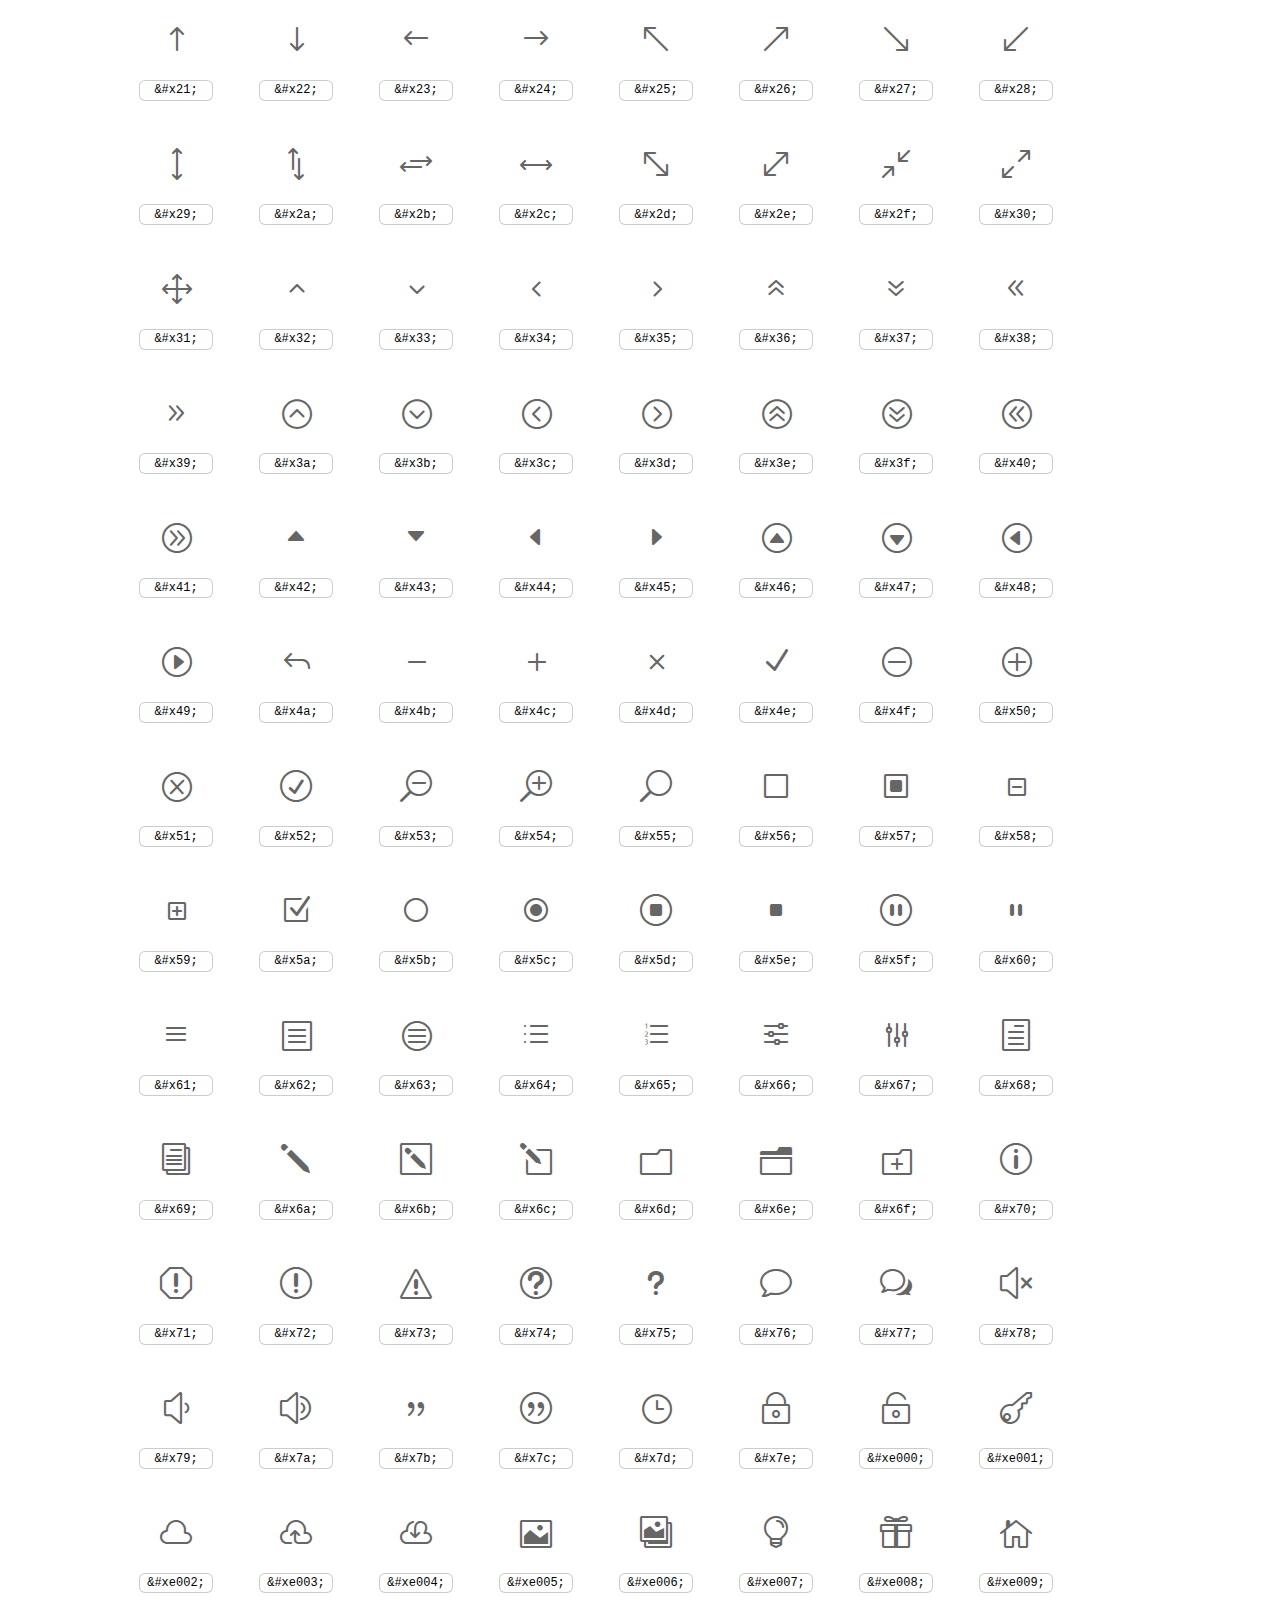
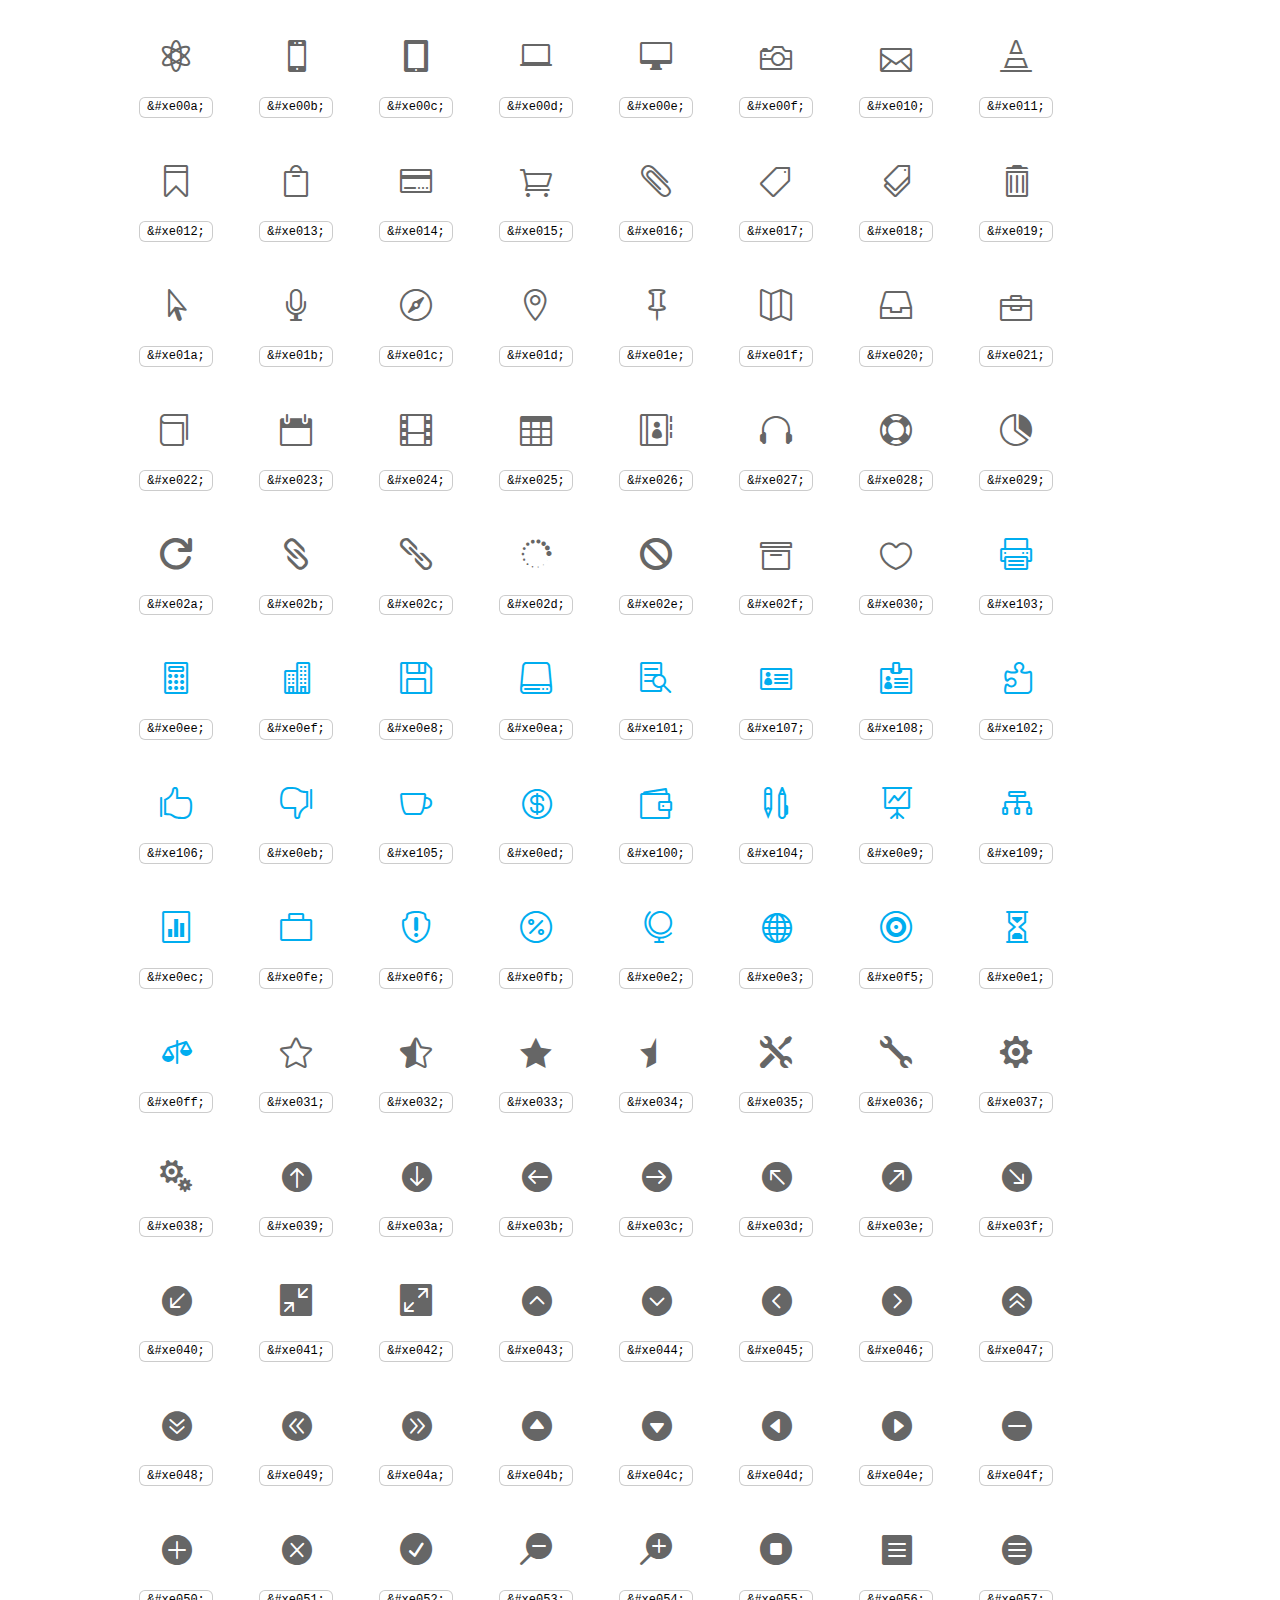
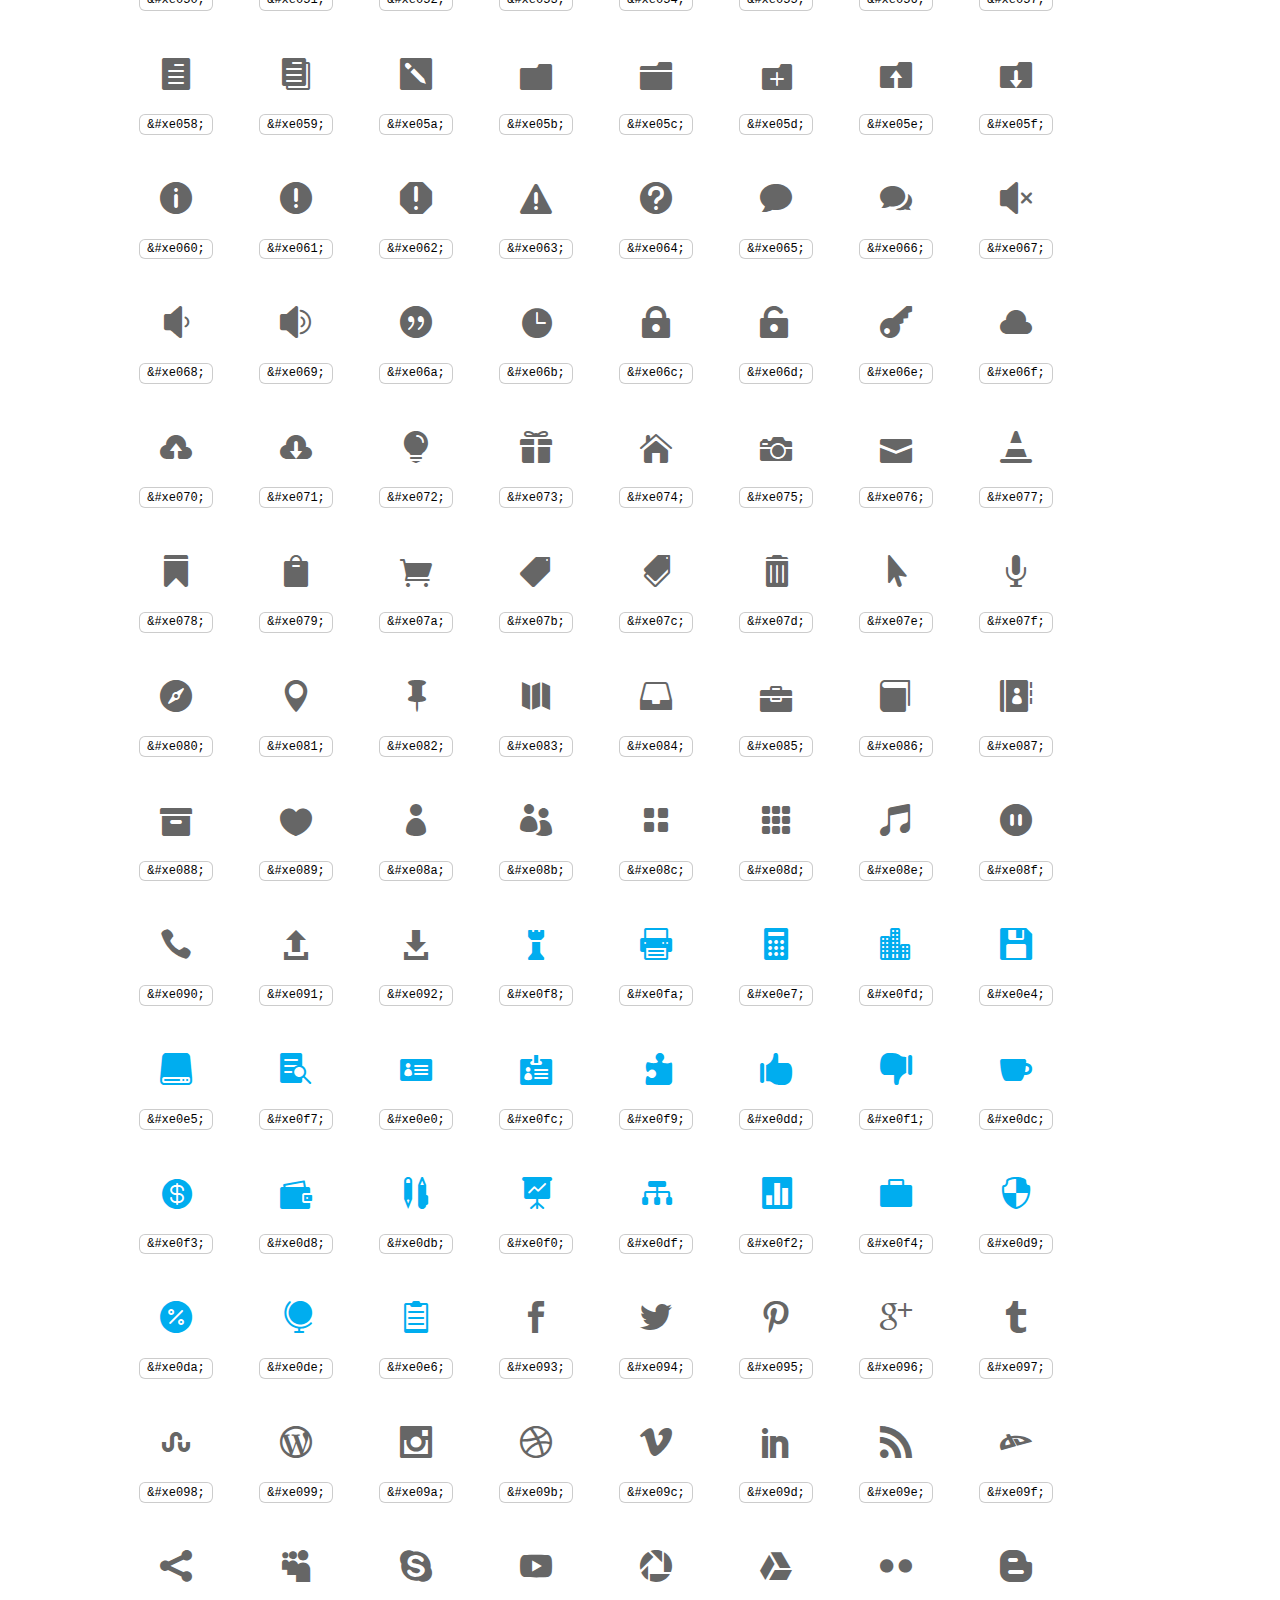
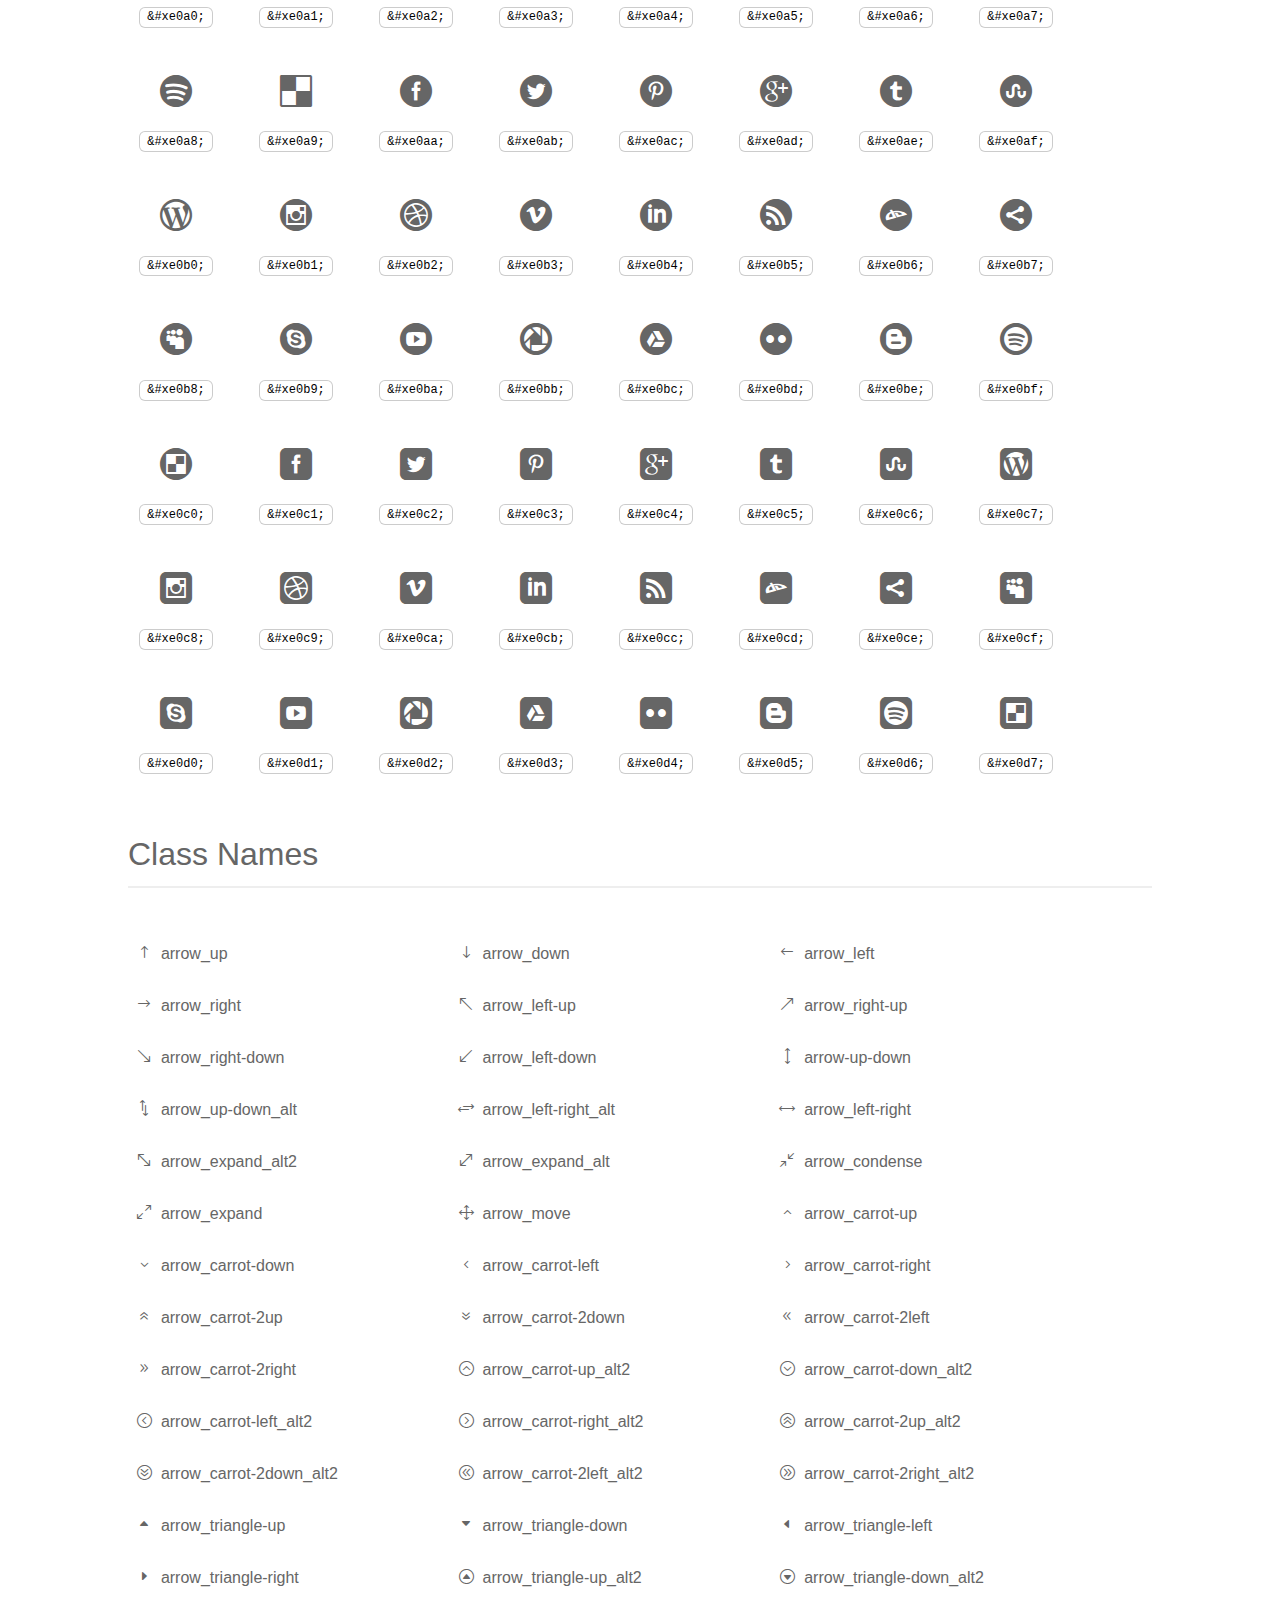
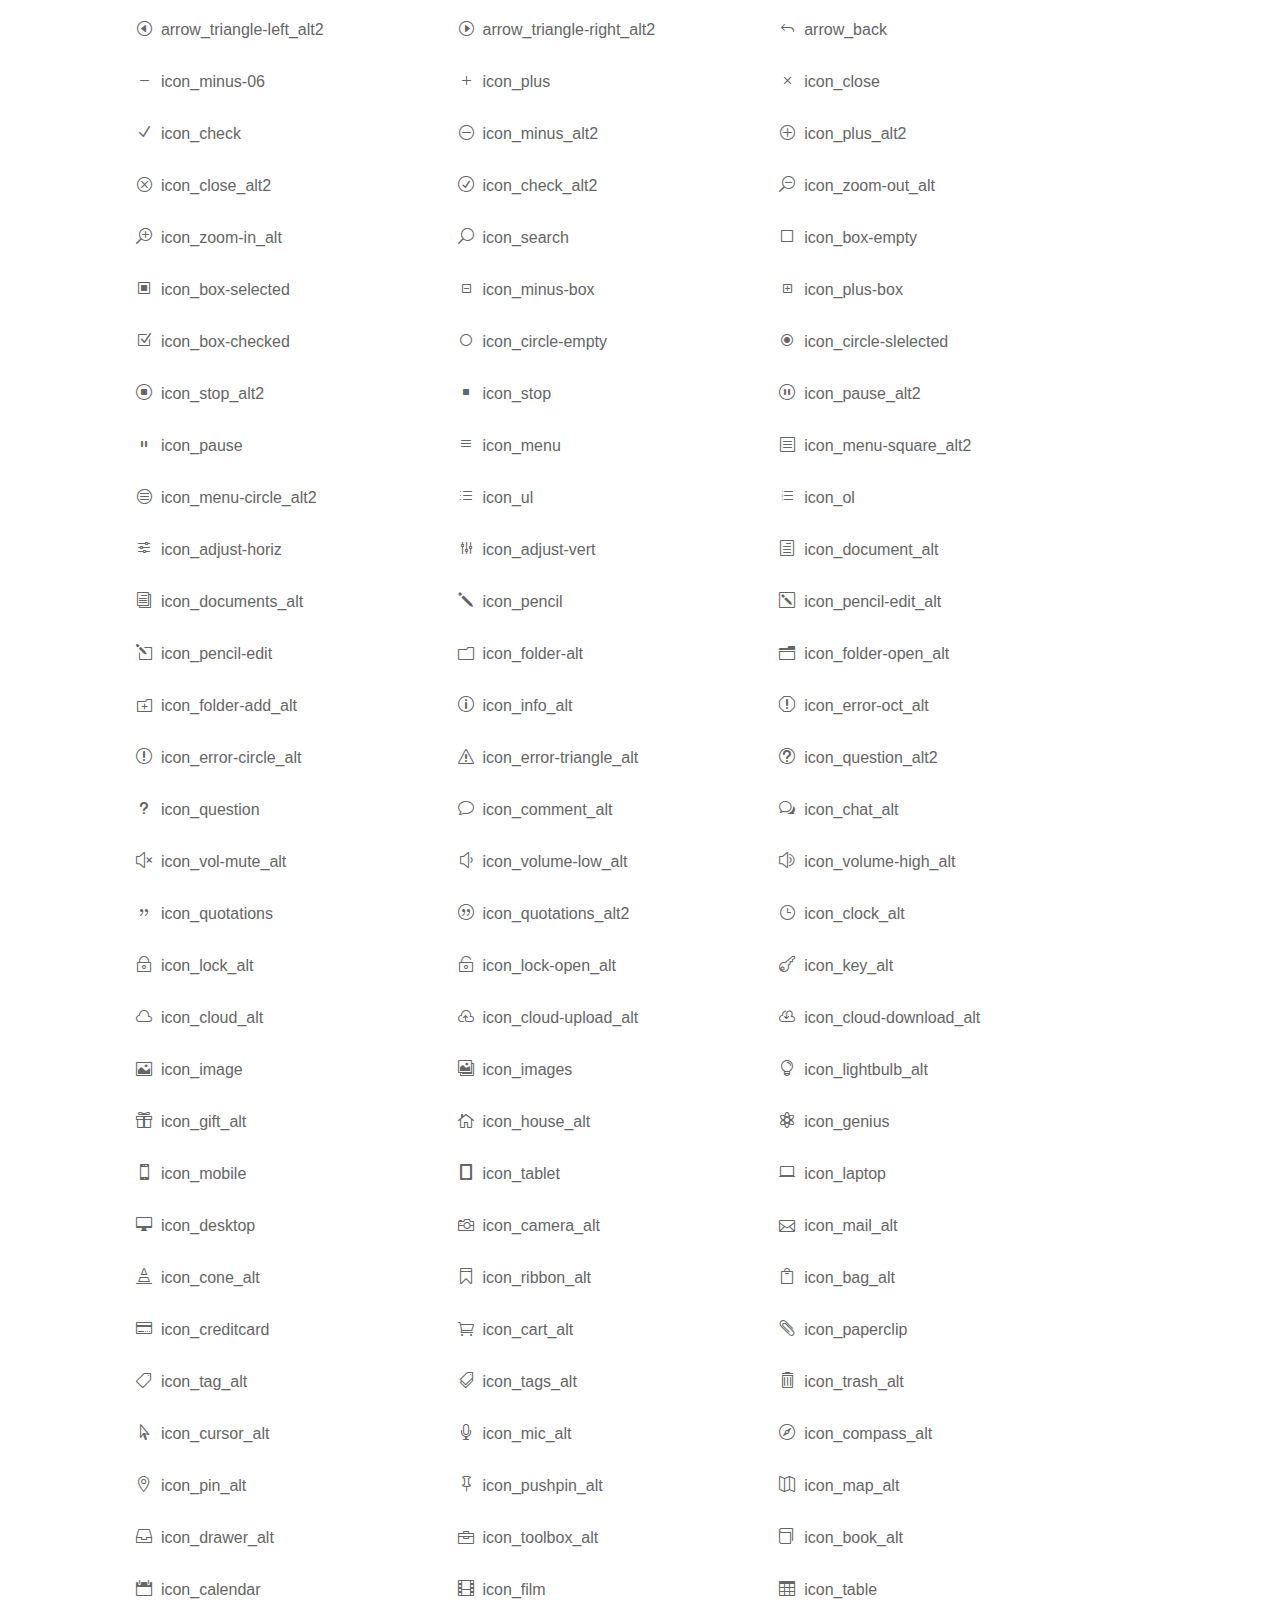
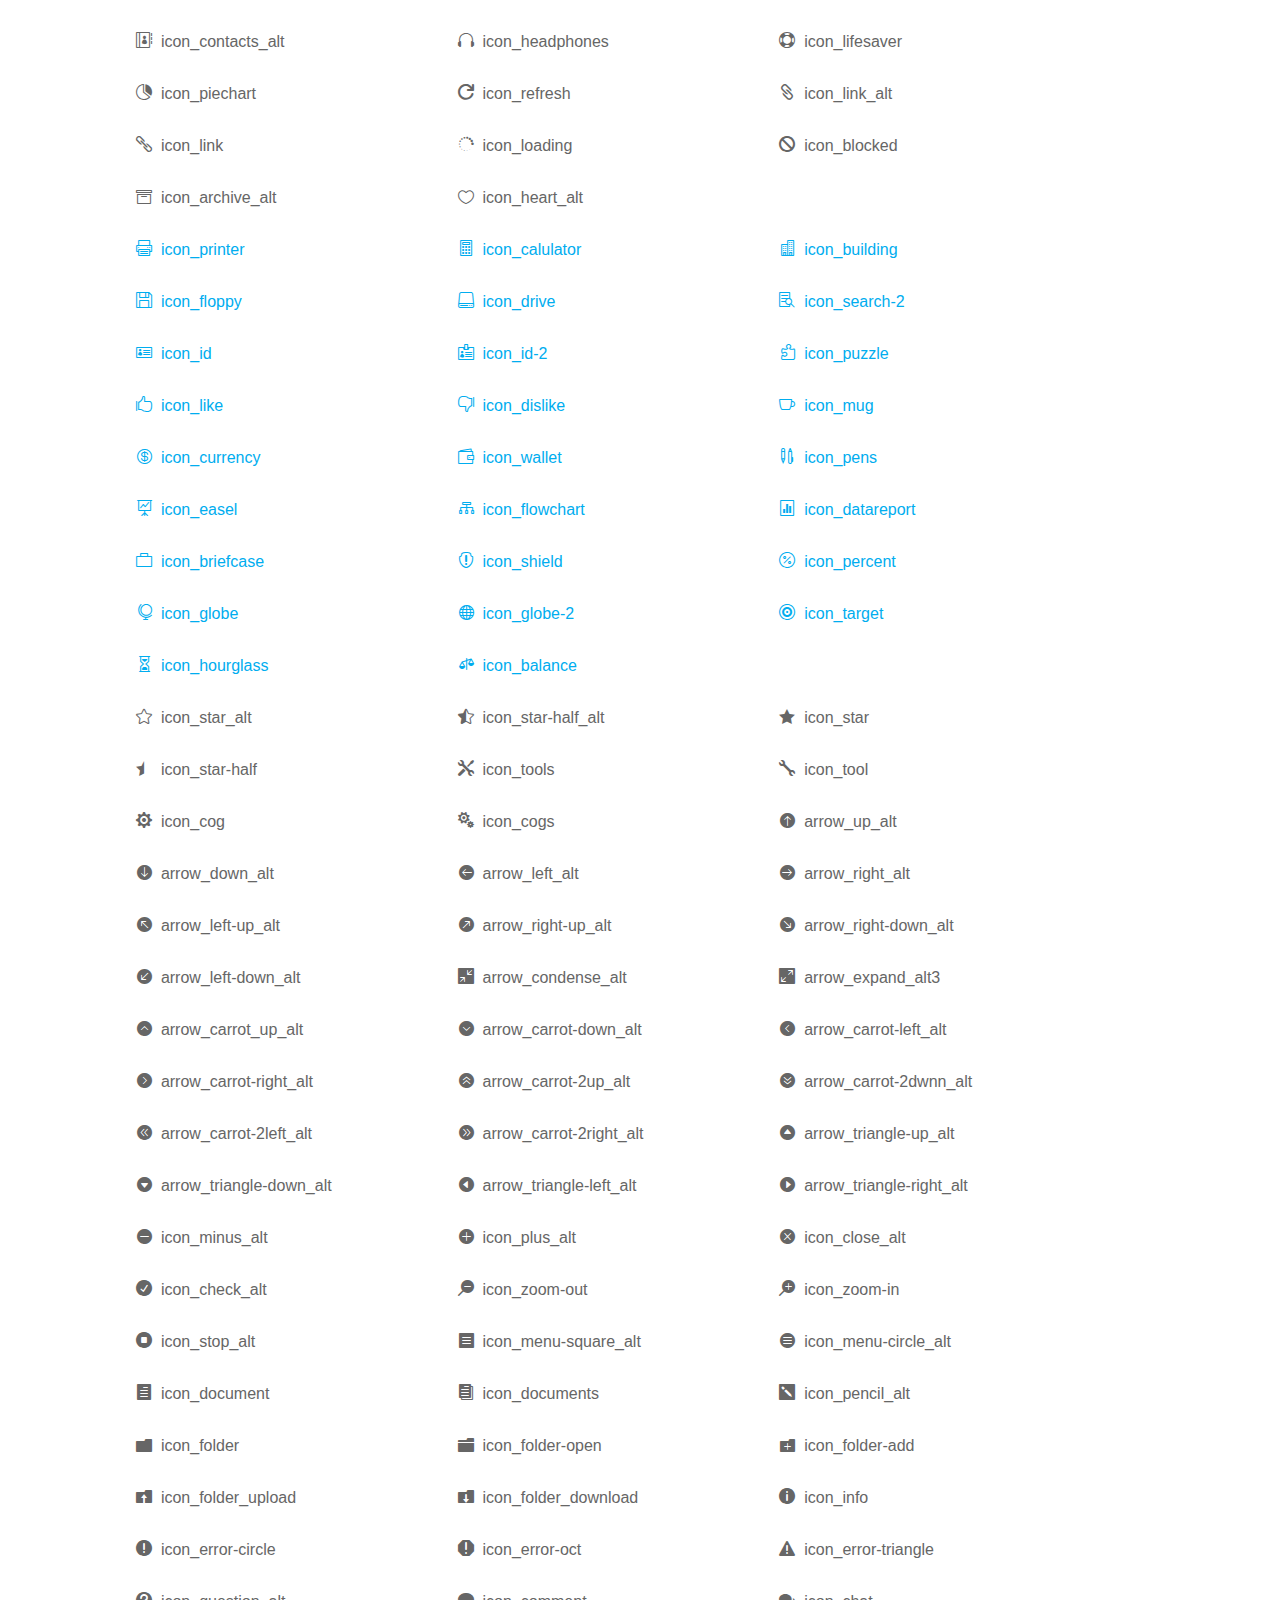
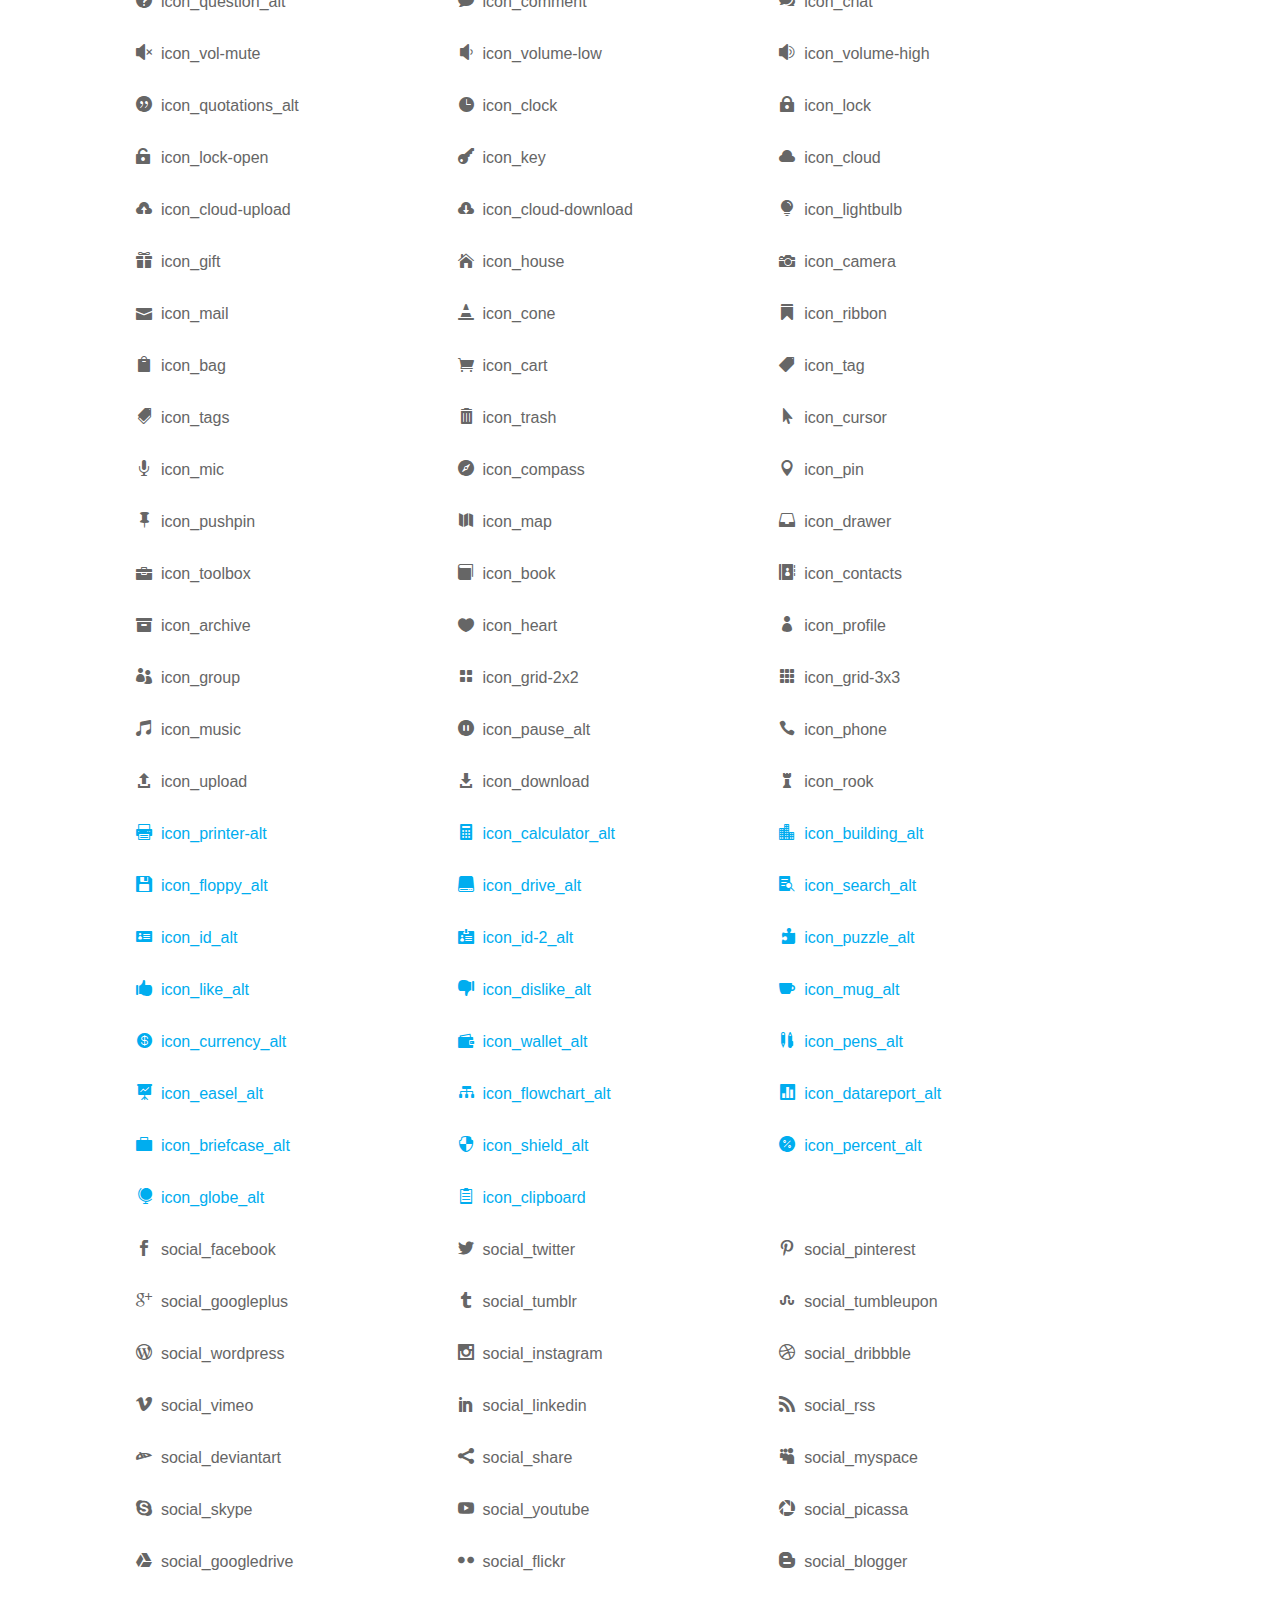
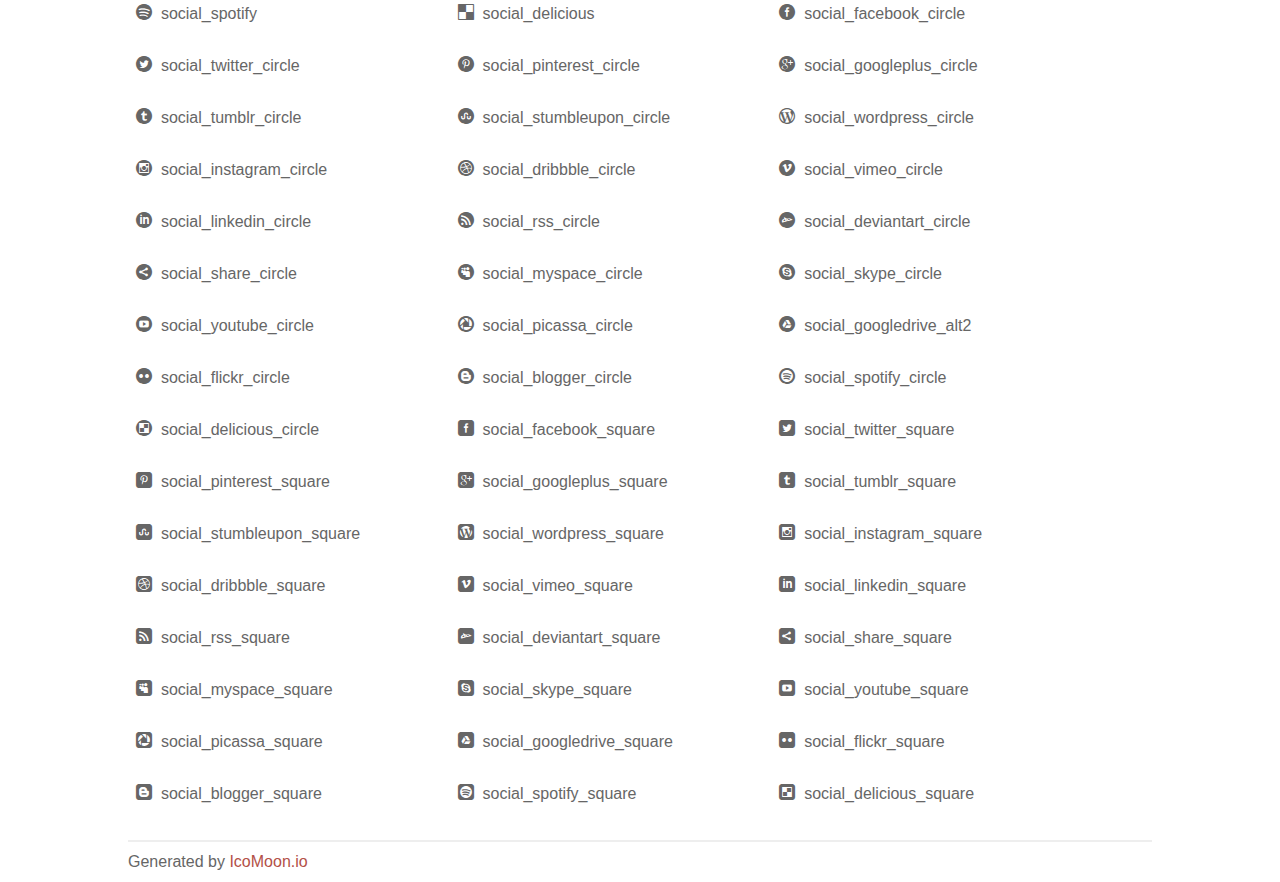
<file: css/icon_fonts/demo_icon_set_3.html>
<!doctype html>
<html>
<head>
<title>Your Font/Glyphs</title>
<link rel="stylesheet" href="css/icon_set_3.css" />
<!--[if lte IE 7]><script src="lte-ie7.js"></script><![endif]-->
<style>
	section, header, footer {display: block;}
	body {
		font-family: sans-serif;
		color: #666;
		line-height: 1.5;
		font-size: 1em;
	}
	* {
		-moz-box-sizing: border-box;
		-webkit-box-sizing: border-box;
		box-sizing: border-box;
		margin: 0;
		padding: 0;
	}
	.glyph {
		float: left;
		text-align: center;
		padding: .75em;
		margin: .4em 1.5em .75em 0;
		width: 6em;
		text-shadow: none;
	}
	
	.glyph input {
		font-family: consolas, monospace;
		font-size: 12px;
		width: 100%;
		text-align: center;
		border: 0;
		box-shadow: 0 0 0 1px #ccc;
		padding: .2em;
                -moz-border-radius: 5px;
                -webkit-border-radius: 5px;
	}
	
	

	.new {
		color:#00adef !important;
	}

	
	.w-main {
		width: 80%;
	}
	.centered {
		margin-left: auto;
		margin-right: auto;
	}
	.fs1 {
		font-size: 2em;
	}
	header {
		margin: 2em 0;
		padding-bottom: .5em;
		color: #666;
		box-shadow: 0 2px #eee;
	}
	header h1 {
		font-size: 2em;
		font-weight: normal;
	}
	.clearfix:before, .clearfix:after { content: ""; display: table; }
	.clearfix:after, .clear { clear: both; }
	footer {
		margin-top: 2em;
		padding: .5em 0;
		box-shadow: 0 -2px #eee;
	}
	a, a:visited {
		color: #B35047;
		text-decoration: none;
	}
	a:hover, a:focus {color: #000;}
	
	.box1 {
		font-size: 16px;
		display: inline-block;
		width: 30%;
		padding: .25em .5em;
		margin: 20px 10px 0 0;
	}
</style>
</head>
<body>

	<div class="w-main centered">
	<section class="mtm clearfix" id="glyphs">
	<div class="glyph">
		<div class="fs1" aria-hidden="true" data-icon="&#x21;"></div>
		<input type="text" readonly value="&amp;#x21;" />
	</div>
	<div class="glyph">
		<div class="fs1" aria-hidden="true" data-icon="&#x22;"></div>
		<input type="text" readonly value="&amp;#x22;" />
	</div>
	<div class="glyph">
		<div class="fs1" aria-hidden="true" data-icon="&#x23;"></div>
		<input type="text" readonly value="&amp;#x23;" />
	</div>
	<div class="glyph">
		<div class="fs1" aria-hidden="true" data-icon="&#x24;"></div>
		<input type="text" readonly value="&amp;#x24;" />
	</div>
	<div class="glyph">
		<div class="fs1" aria-hidden="true" data-icon="&#x25;"></div>
		<input type="text" readonly value="&amp;#x25;" />
	</div>
	<div class="glyph">
		<div class="fs1" aria-hidden="true" data-icon="&#x26;"></div>
		<input type="text" readonly value="&amp;#x26;" />
	</div>
	<div class="glyph">
		<div class="fs1" aria-hidden="true" data-icon="&#x27;"></div>
		<input type="text" readonly value="&amp;#x27;" />
	</div>
	<div class="glyph">
		<div class="fs1" aria-hidden="true" data-icon="&#x28;"></div>
		<input type="text" readonly value="&amp;#x28;" />
	</div>
	<div class="glyph">
		<div class="fs1" aria-hidden="true" data-icon="&#x29;"></div>
		<input type="text" readonly value="&amp;#x29;" />
	</div>
	<div class="glyph">
		<div class="fs1" aria-hidden="true" data-icon="&#x2a;"></div>
		<input type="text" readonly value="&amp;#x2a;" />
	</div>
	<div class="glyph">
		<div class="fs1" aria-hidden="true" data-icon="&#x2b;"></div>
		<input type="text" readonly value="&amp;#x2b;" />
	</div>
	<div class="glyph">
		<div class="fs1" aria-hidden="true" data-icon="&#x2c;"></div>
		<input type="text" readonly value="&amp;#x2c;" />
	</div>
	<div class="glyph">
		<div class="fs1" aria-hidden="true" data-icon="&#x2d;"></div>
		<input type="text" readonly value="&amp;#x2d;" />
	</div>
	<div class="glyph">
		<div class="fs1" aria-hidden="true" data-icon="&#x2e;"></div>
		<input type="text" readonly value="&amp;#x2e;" />
	</div>
	<div class="glyph">
		<div class="fs1" aria-hidden="true" data-icon="&#x2f;"></div>
		<input type="text" readonly value="&amp;#x2f;" />
	</div>
	<div class="glyph">
		<div class="fs1" aria-hidden="true" data-icon="&#x30;"></div>
		<input type="text" readonly value="&amp;#x30;" />
	</div>
	<div class="glyph">
		<div class="fs1" aria-hidden="true" data-icon="&#x31;"></div>
		<input type="text" readonly value="&amp;#x31;" />
	</div>
	<div class="glyph">
		<div class="fs1" aria-hidden="true" data-icon="&#x32;"></div>
		<input type="text" readonly value="&amp;#x32;" />
	</div>
	<div class="glyph">
		<div class="fs1" aria-hidden="true" data-icon="&#x33;"></div>
		<input type="text" readonly value="&amp;#x33;" />
	</div>
	<div class="glyph">
		<div class="fs1" aria-hidden="true" data-icon="&#x34;"></div>
		<input type="text" readonly value="&amp;#x34;" />
	</div>
	<div class="glyph">
		<div class="fs1" aria-hidden="true" data-icon="&#x35;"></div>
		<input type="text" readonly value="&amp;#x35;" />
	</div>
	<div class="glyph">
		<div class="fs1" aria-hidden="true" data-icon="&#x36;"></div>
		<input type="text" readonly value="&amp;#x36;" />
	</div>
	<div class="glyph">
		<div class="fs1" aria-hidden="true" data-icon="&#x37;"></div>
		<input type="text" readonly value="&amp;#x37;" />
	</div>
	<div class="glyph">
		<div class="fs1" aria-hidden="true" data-icon="&#x38;"></div>
		<input type="text" readonly value="&amp;#x38;" />
	</div>
	<div class="glyph">
		<div class="fs1" aria-hidden="true" data-icon="&#x39;"></div>
		<input type="text" readonly value="&amp;#x39;" />
	</div>
	<div class="glyph">
		<div class="fs1" aria-hidden="true" data-icon="&#x3a;"></div>
		<input type="text" readonly value="&amp;#x3a;" />
	</div>
	<div class="glyph">
		<div class="fs1" aria-hidden="true" data-icon="&#x3b;"></div>
		<input type="text" readonly value="&amp;#x3b;" />
	</div>
	<div class="glyph">
		<div class="fs1" aria-hidden="true" data-icon="&#x3c;"></div>
		<input type="text" readonly value="&amp;#x3c;" />
	</div>
	<div class="glyph">
		<div class="fs1" aria-hidden="true" data-icon="&#x3d;"></div>
		<input type="text" readonly value="&amp;#x3d;" />
	</div>
	<div class="glyph">
		<div class="fs1" aria-hidden="true" data-icon="&#x3e;"></div>
		<input type="text" readonly value="&amp;#x3e;" />
	</div>
	<div class="glyph">
		<div class="fs1" aria-hidden="true" data-icon="&#x3f;"></div>
		<input type="text" readonly value="&amp;#x3f;" />
	</div>
	<div class="glyph">
		<div class="fs1" aria-hidden="true" data-icon="&#x40;"></div>
		<input type="text" readonly value="&amp;#x40;" />
	</div>
	<div class="glyph">
		<div class="fs1" aria-hidden="true" data-icon="&#x41;"></div>
		<input type="text" readonly value="&amp;#x41;" />
	</div>
	<div class="glyph">
		<div class="fs1" aria-hidden="true" data-icon="&#x42;"></div>
		<input type="text" readonly value="&amp;#x42;" />
	</div>
	<div class="glyph">
		<div class="fs1" aria-hidden="true" data-icon="&#x43;"></div>
		<input type="text" readonly value="&amp;#x43;" />
	</div>
	<div class="glyph">
		<div class="fs1" aria-hidden="true" data-icon="&#x44;"></div>
		<input type="text" readonly value="&amp;#x44;" />
	</div>
	<div class="glyph">
		<div class="fs1" aria-hidden="true" data-icon="&#x45;"></div>
		<input type="text" readonly value="&amp;#x45;" />
	</div>
	<div class="glyph">
		<div class="fs1" aria-hidden="true" data-icon="&#x46;"></div>
		<input type="text" readonly value="&amp;#x46;" />
	</div>
	<div class="glyph">
		<div class="fs1" aria-hidden="true" data-icon="&#x47;"></div>
		<input type="text" readonly value="&amp;#x47;" />
	</div>
	<div class="glyph">
		<div class="fs1" aria-hidden="true" data-icon="&#x48;"></div>
		<input type="text" readonly value="&amp;#x48;" />
	</div>
	<div class="glyph">
		<div class="fs1" aria-hidden="true" data-icon="&#x49;"></div>
		<input type="text" readonly value="&amp;#x49;" />
	</div>
	<div class="glyph">
		<div class="fs1" aria-hidden="true" data-icon="&#x4a;"></div>
		<input type="text" readonly value="&amp;#x4a;" />
	</div>
	<div class="glyph">
		<div class="fs1" aria-hidden="true" data-icon="&#x4b;"></div>
		<input type="text" readonly value="&amp;#x4b;" />
	</div>
	<div class="glyph">
		<div class="fs1" aria-hidden="true" data-icon="&#x4c;"></div>
		<input type="text" readonly value="&amp;#x4c;" />
	</div>
	<div class="glyph">
		<div class="fs1" aria-hidden="true" data-icon="&#x4d;"></div>
		<input type="text" readonly value="&amp;#x4d;" />
	</div>
	<div class="glyph">
		<div class="fs1" aria-hidden="true" data-icon="&#x4e;"></div>
		<input type="text" readonly value="&amp;#x4e;" />
	</div>
	<div class="glyph">
		<div class="fs1" aria-hidden="true" data-icon="&#x4f;"></div>
		<input type="text" readonly value="&amp;#x4f;" />
	</div>
	<div class="glyph">
		<div class="fs1" aria-hidden="true" data-icon="&#x50;"></div>
		<input type="text" readonly value="&amp;#x50;" />
	</div>
	<div class="glyph">
		<div class="fs1" aria-hidden="true" data-icon="&#x51;"></div>
		<input type="text" readonly value="&amp;#x51;" />
	</div>
	<div class="glyph">
		<div class="fs1" aria-hidden="true" data-icon="&#x52;"></div>
		<input type="text" readonly value="&amp;#x52;" />
	</div>
	<div class="glyph">
		<div class="fs1" aria-hidden="true" data-icon="&#x53;"></div>
		<input type="text" readonly value="&amp;#x53;" />
	</div>
	<div class="glyph">
		<div class="fs1" aria-hidden="true" data-icon="&#x54;"></div>
		<input type="text" readonly value="&amp;#x54;" />
	</div>
	<div class="glyph">
		<div class="fs1" aria-hidden="true" data-icon="&#x55;"></div>
		<input type="text" readonly value="&amp;#x55;" />
	</div>
	<div class="glyph">
		<div class="fs1" aria-hidden="true" data-icon="&#x56;"></div>
		<input type="text" readonly value="&amp;#x56;" />
	</div>
	<div class="glyph">
		<div class="fs1" aria-hidden="true" data-icon="&#x57;"></div>
		<input type="text" readonly value="&amp;#x57;" />
	</div>
	<div class="glyph">
		<div class="fs1" aria-hidden="true" data-icon="&#x58;"></div>
		<input type="text" readonly value="&amp;#x58;" />
	</div>
	<div class="glyph">
		<div class="fs1" aria-hidden="true" data-icon="&#x59;"></div>
		<input type="text" readonly value="&amp;#x59;" />
	</div>
	<div class="glyph">
		<div class="fs1" aria-hidden="true" data-icon="&#x5a;"></div>
		<input type="text" readonly value="&amp;#x5a;" />
	</div>
	<div class="glyph">
		<div class="fs1" aria-hidden="true" data-icon="&#x5b;"></div>
		<input type="text" readonly value="&amp;#x5b;" />
	</div>
	<div class="glyph">
		<div class="fs1" aria-hidden="true" data-icon="&#x5c;"></div>
		<input type="text" readonly value="&amp;#x5c;" />
	</div>
	<div class="glyph">
		<div class="fs1" aria-hidden="true" data-icon="&#x5d;"></div>
		<input type="text" readonly value="&amp;#x5d;" />
	</div>
	<div class="glyph">
		<div class="fs1" aria-hidden="true" data-icon="&#x5e;"></div>
		<input type="text" readonly value="&amp;#x5e;" />
	</div>
	<div class="glyph">
		<div class="fs1" aria-hidden="true" data-icon="&#x5f;"></div>
		<input type="text" readonly value="&amp;#x5f;" />
	</div>
	<div class="glyph">
		<div class="fs1" aria-hidden="true" data-icon="&#x60;"></div>
		<input type="text" readonly value="&amp;#x60;" />
	</div>
	<div class="glyph">
		<div class="fs1" aria-hidden="true" data-icon="&#x61;"></div>
		<input type="text" readonly value="&amp;#x61;" />
	</div>
	<div class="glyph">
		<div class="fs1" aria-hidden="true" data-icon="&#x62;"></div>
		<input type="text" readonly value="&amp;#x62;" />
	</div>
	<div class="glyph">
		<div class="fs1" aria-hidden="true" data-icon="&#x63;"></div>
		<input type="text" readonly value="&amp;#x63;" />
	</div>
	<div class="glyph">
		<div class="fs1" aria-hidden="true" data-icon="&#x64;"></div>
		<input type="text" readonly value="&amp;#x64;" />
	</div>
	<div class="glyph">
		<div class="fs1" aria-hidden="true" data-icon="&#x65;"></div>
		<input type="text" readonly value="&amp;#x65;" />
	</div>
	<div class="glyph">
		<div class="fs1" aria-hidden="true" data-icon="&#x66;"></div>
		<input type="text" readonly value="&amp;#x66;" />
	</div>
	<div class="glyph">
		<div class="fs1" aria-hidden="true" data-icon="&#x67;"></div>
		<input type="text" readonly value="&amp;#x67;" />
	</div>
	<div class="glyph">
		<div class="fs1" aria-hidden="true" data-icon="&#x68;"></div>
		<input type="text" readonly value="&amp;#x68;" />
	</div>
	<div class="glyph">
		<div class="fs1" aria-hidden="true" data-icon="&#x69;"></div>
		<input type="text" readonly value="&amp;#x69;" />
	</div>
	<div class="glyph">
		<div class="fs1" aria-hidden="true" data-icon="&#x6a;"></div>
		<input type="text" readonly value="&amp;#x6a;" />
	</div>
	<div class="glyph">
		<div class="fs1" aria-hidden="true" data-icon="&#x6b;"></div>
		<input type="text" readonly value="&amp;#x6b;" />
	</div>
	<div class="glyph">
		<div class="fs1" aria-hidden="true" data-icon="&#x6c;"></div>
		<input type="text" readonly value="&amp;#x6c;" />
	</div>
	<div class="glyph">
		<div class="fs1" aria-hidden="true" data-icon="&#x6d;"></div>
		<input type="text" readonly value="&amp;#x6d;" />
	</div>
	<div class="glyph">
		<div class="fs1" aria-hidden="true" data-icon="&#x6e;"></div>
		<input type="text" readonly value="&amp;#x6e;" />
	</div>
	<div class="glyph">
		<div class="fs1" aria-hidden="true" data-icon="&#x6f;"></div>
		<input type="text" readonly value="&amp;#x6f;" />
	</div>
	<div class="glyph">
		<div class="fs1" aria-hidden="true" data-icon="&#x70;"></div>
		<input type="text" readonly value="&amp;#x70;" />
	</div>
	<div class="glyph">
		<div class="fs1" aria-hidden="true" data-icon="&#x71;"></div>
		<input type="text" readonly value="&amp;#x71;" />
	</div>
	<div class="glyph">
		<div class="fs1" aria-hidden="true" data-icon="&#x72;"></div>
		<input type="text" readonly value="&amp;#x72;" />
	</div>
	<div class="glyph">
		<div class="fs1" aria-hidden="true" data-icon="&#x73;"></div>
		<input type="text" readonly value="&amp;#x73;" />
	</div>
	<div class="glyph">
		<div class="fs1" aria-hidden="true" data-icon="&#x74;"></div>
		<input type="text" readonly value="&amp;#x74;" />
	</div>
	<div class="glyph">
		<div class="fs1" aria-hidden="true" data-icon="&#x75;"></div>
		<input type="text" readonly value="&amp;#x75;" />
	</div>
	<div class="glyph">
		<div class="fs1" aria-hidden="true" data-icon="&#x76;"></div>
		<input type="text" readonly value="&amp;#x76;" />
	</div>
	<div class="glyph">
		<div class="fs1" aria-hidden="true" data-icon="&#x77;"></div>
		<input type="text" readonly value="&amp;#x77;" />
	</div>
	<div class="glyph">
		<div class="fs1" aria-hidden="true" data-icon="&#x78;"></div>
		<input type="text" readonly value="&amp;#x78;" />
	</div>
	<div class="glyph">
		<div class="fs1" aria-hidden="true" data-icon="&#x79;"></div>
		<input type="text" readonly value="&amp;#x79;" />
	</div>
	<div class="glyph">
		<div class="fs1" aria-hidden="true" data-icon="&#x7a;"></div>
		<input type="text" readonly value="&amp;#x7a;" />
	</div>
	<div class="glyph">
		<div class="fs1" aria-hidden="true" data-icon="&#x7b;"></div>
		<input type="text" readonly value="&amp;#x7b;" />
	</div>
	<div class="glyph">
		<div class="fs1" aria-hidden="true" data-icon="&#x7c;"></div>
		<input type="text" readonly value="&amp;#x7c;" />
	</div>
	<div class="glyph">
		<div class="fs1" aria-hidden="true" data-icon="&#x7d;"></div>
		<input type="text" readonly value="&amp;#x7d;" />
	</div>
	<div class="glyph">
		<div class="fs1" aria-hidden="true" data-icon="&#x7e;"></div>
		<input type="text" readonly value="&amp;#x7e;" />
	</div>
	<div class="glyph">
		<div class="fs1" aria-hidden="true" data-icon="&#xe000;"></div>
		<input type="text" readonly value="&amp;#xe000;" />
	</div>
	<div class="glyph">
		<div class="fs1" aria-hidden="true" data-icon="&#xe001;"></div>
		<input type="text" readonly value="&amp;#xe001;" />
	</div>
	<div class="glyph">
		<div class="fs1" aria-hidden="true" data-icon="&#xe002;"></div>
		<input type="text" readonly value="&amp;#xe002;" />
	</div>
	<div class="glyph">
		<div class="fs1" aria-hidden="true" data-icon="&#xe003;"></div>
		<input type="text" readonly value="&amp;#xe003;" />
	</div>
	<div class="glyph">
		<div class="fs1" aria-hidden="true" data-icon="&#xe004;"></div>
		<input type="text" readonly value="&amp;#xe004;" />
	</div>
	<div class="glyph">
		<div class="fs1" aria-hidden="true" data-icon="&#xe005;"></div>
		<input type="text" readonly value="&amp;#xe005;" />
	</div>
	<div class="glyph">
		<div class="fs1" aria-hidden="true" data-icon="&#xe006;"></div>
		<input type="text" readonly value="&amp;#xe006;" />
	</div>
	<div class="glyph">
		<div class="fs1" aria-hidden="true" data-icon="&#xe007;"></div>
		<input type="text" readonly value="&amp;#xe007;" />
	</div>
	<div class="glyph">
		<div class="fs1" aria-hidden="true" data-icon="&#xe008;"></div>
		<input type="text" readonly value="&amp;#xe008;" />
	</div>
	<div class="glyph">
		<div class="fs1" aria-hidden="true" data-icon="&#xe009;"></div>
		<input type="text" readonly value="&amp;#xe009;" />
	</div>
	<div class="glyph">
		<div class="fs1" aria-hidden="true" data-icon="&#xe00a;"></div>
		<input type="text" readonly value="&amp;#xe00a;" />
	</div>
	<div class="glyph">
		<div class="fs1" aria-hidden="true" data-icon="&#xe00b;"></div>
		<input type="text" readonly value="&amp;#xe00b;" />
	</div>
	<div class="glyph">
		<div class="fs1" aria-hidden="true" data-icon="&#xe00c;"></div>
		<input type="text" readonly value="&amp;#xe00c;" />
	</div>
	<div class="glyph">
		<div class="fs1" aria-hidden="true" data-icon="&#xe00d;"></div>
		<input type="text" readonly value="&amp;#xe00d;" />
	</div>
	<div class="glyph">
		<div class="fs1" aria-hidden="true" data-icon="&#xe00e;"></div>
		<input type="text" readonly value="&amp;#xe00e;" />
	</div>
	<div class="glyph">
		<div class="fs1" aria-hidden="true" data-icon="&#xe00f;"></div>
		<input type="text" readonly value="&amp;#xe00f;" />
	</div>
	<div class="glyph">
		<div class="fs1" aria-hidden="true" data-icon="&#xe010;"></div>
		<input type="text" readonly value="&amp;#xe010;" />
	</div>
	<div class="glyph">
		<div class="fs1" aria-hidden="true" data-icon="&#xe011;"></div>
		<input type="text" readonly value="&amp;#xe011;" />
	</div>
	<div class="glyph">
		<div class="fs1" aria-hidden="true" data-icon="&#xe012;"></div>
		<input type="text" readonly value="&amp;#xe012;" />
	</div>
	<div class="glyph">
		<div class="fs1" aria-hidden="true" data-icon="&#xe013;"></div>
		<input type="text" readonly value="&amp;#xe013;" />
	</div>
	<div class="glyph">
		<div class="fs1" aria-hidden="true" data-icon="&#xe014;"></div>
		<input type="text" readonly value="&amp;#xe014;" />
	</div>
	<div class="glyph">
		<div class="fs1" aria-hidden="true" data-icon="&#xe015;"></div>
		<input type="text" readonly value="&amp;#xe015;" />
	</div>
	<div class="glyph">
		<div class="fs1" aria-hidden="true" data-icon="&#xe016;"></div>
		<input type="text" readonly value="&amp;#xe016;" />
	</div>
	<div class="glyph">
		<div class="fs1" aria-hidden="true" data-icon="&#xe017;"></div>
		<input type="text" readonly value="&amp;#xe017;" />
	</div>
	<div class="glyph">
		<div class="fs1" aria-hidden="true" data-icon="&#xe018;"></div>
		<input type="text" readonly value="&amp;#xe018;" />
	</div>
	<div class="glyph">
		<div class="fs1" aria-hidden="true" data-icon="&#xe019;"></div>
		<input type="text" readonly value="&amp;#xe019;" />
	</div>
	<div class="glyph">
		<div class="fs1" aria-hidden="true" data-icon="&#xe01a;"></div>
		<input type="text" readonly value="&amp;#xe01a;" />
	</div>
	<div class="glyph">
		<div class="fs1" aria-hidden="true" data-icon="&#xe01b;"></div>
		<input type="text" readonly value="&amp;#xe01b;" />
	</div>
	<div class="glyph">
		<div class="fs1" aria-hidden="true" data-icon="&#xe01c;"></div>
		<input type="text" readonly value="&amp;#xe01c;" />
	</div>
	<div class="glyph">
		<div class="fs1" aria-hidden="true" data-icon="&#xe01d;"></div>
		<input type="text" readonly value="&amp;#xe01d;" />
	</div>
	<div class="glyph">
		<div class="fs1" aria-hidden="true" data-icon="&#xe01e;"></div>
		<input type="text" readonly value="&amp;#xe01e;" />
	</div>
	<div class="glyph">
		<div class="fs1" aria-hidden="true" data-icon="&#xe01f;"></div>
		<input type="text" readonly value="&amp;#xe01f;" />
	</div>
	<div class="glyph">
		<div class="fs1" aria-hidden="true" data-icon="&#xe020;"></div>
		<input type="text" readonly value="&amp;#xe020;" />
	</div>
	<div class="glyph">
		<div class="fs1" aria-hidden="true" data-icon="&#xe021;"></div>
		<input type="text" readonly value="&amp;#xe021;" />
	</div>
	<div class="glyph">
		<div class="fs1" aria-hidden="true" data-icon="&#xe022;"></div>
		<input type="text" readonly value="&amp;#xe022;" />
	</div>
	<div class="glyph">
		<div class="fs1" aria-hidden="true" data-icon="&#xe023;"></div>
		<input type="text" readonly value="&amp;#xe023;" />
	</div>
	<div class="glyph">
		<div class="fs1" aria-hidden="true" data-icon="&#xe024;"></div>
		<input type="text" readonly value="&amp;#xe024;" />
	</div>
	<div class="glyph">
		<div class="fs1" aria-hidden="true" data-icon="&#xe025;"></div>
		<input type="text" readonly value="&amp;#xe025;" />
	</div>
	<div class="glyph">
		<div class="fs1" aria-hidden="true" data-icon="&#xe026;"></div>
		<input type="text" readonly value="&amp;#xe026;" />
	</div>
	<div class="glyph">
		<div class="fs1" aria-hidden="true" data-icon="&#xe027;"></div>
		<input type="text" readonly value="&amp;#xe027;" />
	</div>
	<div class="glyph">
		<div class="fs1" aria-hidden="true" data-icon="&#xe028;"></div>
		<input type="text" readonly value="&amp;#xe028;" />
	</div>
	<div class="glyph">
		<div class="fs1" aria-hidden="true" data-icon="&#xe029;"></div>
		<input type="text" readonly value="&amp;#xe029;" />
	</div>
	<div class="glyph">
		<div class="fs1" aria-hidden="true" data-icon="&#xe02a;"></div>
		<input type="text" readonly value="&amp;#xe02a;" />
	</div>
	<div class="glyph">
		<div class="fs1" aria-hidden="true" data-icon="&#xe02b;"></div>
		<input type="text" readonly value="&amp;#xe02b;" />
	</div>
	<div class="glyph">
		<div class="fs1" aria-hidden="true" data-icon="&#xe02c;"></div>
		<input type="text" readonly value="&amp;#xe02c;" />
	</div>
	<div class="glyph">
		<div class="fs1" aria-hidden="true" data-icon="&#xe02d;"></div>
		<input type="text" readonly value="&amp;#xe02d;" />
	</div>
	<div class="glyph">
		<div class="fs1" aria-hidden="true" data-icon="&#xe02e;"></div>
		<input type="text" readonly value="&amp;#xe02e;" />
	</div>
	<div class="glyph">
		<div class="fs1" aria-hidden="true" data-icon="&#xe02f;"></div>
		<input type="text" readonly value="&amp;#xe02f;" />
	</div>
	<div class="glyph">
		<div class="fs1" aria-hidden="true" data-icon="&#xe030;"></div>
		<input type="text" readonly value="&amp;#xe030;" />
	</div>
    
    <div class="new">
    
    <div class="glyph">
		<div class="fs1" aria-hidden="true" data-icon="&#xe103;"></div>
		<input type="text" readonly value="&amp;#xe103;" />
	</div>
	<div class="glyph">
		<div class="fs1" aria-hidden="true" data-icon="&#xe0ee;"></div>
		<input type="text" readonly value="&amp;#xe0ee;" />
	</div>
	<div class="glyph">
		<div class="fs1" aria-hidden="true" data-icon="&#xe0ef;"></div>
		<input type="text" readonly value="&amp;#xe0ef;" />
	</div>
	<div class="glyph">
		<div class="fs1" aria-hidden="true" data-icon="&#xe0e8;"></div>
		<input type="text" readonly value="&amp;#xe0e8;" />
	</div>
	<div class="glyph">
		<div class="fs1" aria-hidden="true" data-icon="&#xe0ea;"></div>
		<input type="text" readonly value="&amp;#xe0ea;" />
	</div>
	<div class="glyph">
		<div class="fs1" aria-hidden="true" data-icon="&#xe101;"></div>
		<input type="text" readonly value="&amp;#xe101;" />
	</div>
	<div class="glyph">
		<div class="fs1" aria-hidden="true" data-icon="&#xe107;"></div>
		<input type="text" readonly value="&amp;#xe107;" />
	</div>
	<div class="glyph">
		<div class="fs1" aria-hidden="true" data-icon="&#xe108;"></div>
		<input type="text" readonly value="&amp;#xe108;" />
	</div>
	<div class="glyph">
		<div class="fs1" aria-hidden="true" data-icon="&#xe102;"></div>
		<input type="text" readonly value="&amp;#xe102;" />
	</div>
	<div class="glyph">
		<div class="fs1" aria-hidden="true" data-icon="&#xe106;"></div>
		<input type="text" readonly value="&amp;#xe106;" />
	</div>
	<div class="glyph">
		<div class="fs1" aria-hidden="true" data-icon="&#xe0eb;"></div>
		<input type="text" readonly value="&amp;#xe0eb;" />
	</div>
	<div class="glyph">
		<div class="fs1" aria-hidden="true" data-icon="&#xe105;"></div>
		<input type="text" readonly value="&amp;#xe105;" />
	</div>
	<div class="glyph">
		<div class="fs1" aria-hidden="true" data-icon="&#xe0ed;"></div>
		<input type="text" readonly value="&amp;#xe0ed;" />
	</div>
	<div class="glyph">
		<div class="fs1" aria-hidden="true" data-icon="&#xe100;"></div>
		<input type="text" readonly value="&amp;#xe100;" />
	</div>
	<div class="glyph">
		<div class="fs1" aria-hidden="true" data-icon="&#xe104;"></div>
		<input type="text" readonly value="&amp;#xe104;" />
	</div>
	<div class="glyph">
		<div class="fs1" aria-hidden="true" data-icon="&#xe0e9;"></div>
		<input type="text" readonly value="&amp;#xe0e9;" />
	</div>
	<div class="glyph">
		<div class="fs1" aria-hidden="true" data-icon="&#xe109;"></div>
		<input type="text" readonly value="&amp;#xe109;" />
	</div>
	<div class="glyph">
		<div class="fs1" aria-hidden="true" data-icon="&#xe0ec;"></div>
		<input type="text" readonly value="&amp;#xe0ec;" />
	</div>
	<div class="glyph">
		<div class="fs1" aria-hidden="true" data-icon="&#xe0fe;"></div>
		<input type="text" readonly value="&amp;#xe0fe;" />
	</div>
	<div class="glyph">
		<div class="fs1" aria-hidden="true" data-icon="&#xe0f6;"></div>
		<input type="text" readonly value="&amp;#xe0f6;" />
	</div>
	<div class="glyph">
		<div class="fs1" aria-hidden="true" data-icon="&#xe0fb;"></div>
		<input type="text" readonly value="&amp;#xe0fb;" />
	</div>
	<div class="glyph">
		<div class="fs1" aria-hidden="true" data-icon="&#xe0e2;"></div>
		<input type="text" readonly value="&amp;#xe0e2;" />
	</div>
	<div class="glyph">
		<div class="fs1" aria-hidden="true" data-icon="&#xe0e3;"></div>
		<input type="text" readonly value="&amp;#xe0e3;" />
	</div>
	<div class="glyph">
		<div class="fs1" aria-hidden="true" data-icon="&#xe0f5;"></div>
		<input type="text" readonly value="&amp;#xe0f5;" />
	</div>
	<div class="glyph">
		<div class="fs1" aria-hidden="true" data-icon="&#xe0e1;"></div>
		<input type="text" readonly value="&amp;#xe0e1;" />
	</div>
	<div class="glyph">
		<div class="fs1" aria-hidden="true" data-icon="&#xe0ff;"></div>
		<input type="text" readonly value="&amp;#xe0ff;" />
	</div>
    
    </div>
    
	<div class="glyph">
		<div class="fs1" aria-hidden="true" data-icon="&#xe031;"></div>
		<input type="text" readonly value="&amp;#xe031;" />
	</div>
	<div class="glyph">
		<div class="fs1" aria-hidden="true" data-icon="&#xe032;"></div>
		<input type="text" readonly value="&amp;#xe032;" />
	</div>
	<div class="glyph">
		<div class="fs1" aria-hidden="true" data-icon="&#xe033;"></div>
		<input type="text" readonly value="&amp;#xe033;" />
	</div>
	<div class="glyph">
		<div class="fs1" aria-hidden="true" data-icon="&#xe034;"></div>
		<input type="text" readonly value="&amp;#xe034;" />
	</div>
	<div class="glyph">
		<div class="fs1" aria-hidden="true" data-icon="&#xe035;"></div>
		<input type="text" readonly value="&amp;#xe035;" />
	</div>
	<div class="glyph">
		<div class="fs1" aria-hidden="true" data-icon="&#xe036;"></div>
		<input type="text" readonly value="&amp;#xe036;" />
	</div>
	<div class="glyph">
		<div class="fs1" aria-hidden="true" data-icon="&#xe037;"></div>
		<input type="text" readonly value="&amp;#xe037;" />
	</div>
	<div class="glyph">
		<div class="fs1" aria-hidden="true" data-icon="&#xe038;"></div>
		<input type="text" readonly value="&amp;#xe038;" />
	</div>
	<div class="glyph">
		<div class="fs1" aria-hidden="true" data-icon="&#xe039;"></div>
		<input type="text" readonly value="&amp;#xe039;" />
	</div>
	<div class="glyph">
		<div class="fs1" aria-hidden="true" data-icon="&#xe03a;"></div>
		<input type="text" readonly value="&amp;#xe03a;" />
	</div>
	<div class="glyph">
		<div class="fs1" aria-hidden="true" data-icon="&#xe03b;"></div>
		<input type="text" readonly value="&amp;#xe03b;" />
	</div>
	<div class="glyph">
		<div class="fs1" aria-hidden="true" data-icon="&#xe03c;"></div>
		<input type="text" readonly value="&amp;#xe03c;" />
	</div>
	<div class="glyph">
		<div class="fs1" aria-hidden="true" data-icon="&#xe03d;"></div>
		<input type="text" readonly value="&amp;#xe03d;" />
	</div>
	<div class="glyph">
		<div class="fs1" aria-hidden="true" data-icon="&#xe03e;"></div>
		<input type="text" readonly value="&amp;#xe03e;" />
	</div>
	<div class="glyph">
		<div class="fs1" aria-hidden="true" data-icon="&#xe03f;"></div>
		<input type="text" readonly value="&amp;#xe03f;" />
	</div>
	<div class="glyph">
		<div class="fs1" aria-hidden="true" data-icon="&#xe040;"></div>
		<input type="text" readonly value="&amp;#xe040;" />
	</div>
	<div class="glyph">
		<div class="fs1" aria-hidden="true" data-icon="&#xe041;"></div>
		<input type="text" readonly value="&amp;#xe041;" />
	</div>
	<div class="glyph">
		<div class="fs1" aria-hidden="true" data-icon="&#xe042;"></div>
		<input type="text" readonly value="&amp;#xe042;" />
	</div>
	<div class="glyph">
		<div class="fs1" aria-hidden="true" data-icon="&#xe043;"></div>
		<input type="text" readonly value="&amp;#xe043;" />
	</div>
	<div class="glyph">
		<div class="fs1" aria-hidden="true" data-icon="&#xe044;"></div>
		<input type="text" readonly value="&amp;#xe044;" />
	</div>
	<div class="glyph">
		<div class="fs1" aria-hidden="true" data-icon="&#xe045;"></div>
		<input type="text" readonly value="&amp;#xe045;" />
	</div>
	<div class="glyph">
		<div class="fs1" aria-hidden="true" data-icon="&#xe046;"></div>
		<input type="text" readonly value="&amp;#xe046;" />
	</div>
	<div class="glyph">
		<div class="fs1" aria-hidden="true" data-icon="&#xe047;"></div>
		<input type="text" readonly value="&amp;#xe047;" />
	</div>
	<div class="glyph">
		<div class="fs1" aria-hidden="true" data-icon="&#xe048;"></div>
		<input type="text" readonly value="&amp;#xe048;" />
	</div>
	<div class="glyph">
		<div class="fs1" aria-hidden="true" data-icon="&#xe049;"></div>
		<input type="text" readonly value="&amp;#xe049;" />
	</div>
	<div class="glyph">
		<div class="fs1" aria-hidden="true" data-icon="&#xe04a;"></div>
		<input type="text" readonly value="&amp;#xe04a;" />
	</div>
	<div class="glyph">
		<div class="fs1" aria-hidden="true" data-icon="&#xe04b;"></div>
		<input type="text" readonly value="&amp;#xe04b;" />
	</div>
	<div class="glyph">
		<div class="fs1" aria-hidden="true" data-icon="&#xe04c;"></div>
		<input type="text" readonly value="&amp;#xe04c;" />
	</div>
	<div class="glyph">
		<div class="fs1" aria-hidden="true" data-icon="&#xe04d;"></div>
		<input type="text" readonly value="&amp;#xe04d;" />
	</div>
	<div class="glyph">
		<div class="fs1" aria-hidden="true" data-icon="&#xe04e;"></div>
		<input type="text" readonly value="&amp;#xe04e;" />
	</div>
	<div class="glyph">
		<div class="fs1" aria-hidden="true" data-icon="&#xe04f;"></div>
		<input type="text" readonly value="&amp;#xe04f;" />
	</div>
	<div class="glyph">
		<div class="fs1" aria-hidden="true" data-icon="&#xe050;"></div>
		<input type="text" readonly value="&amp;#xe050;" />
	</div>
	<div class="glyph">
		<div class="fs1" aria-hidden="true" data-icon="&#xe051;"></div>
		<input type="text" readonly value="&amp;#xe051;" />
	</div>
	<div class="glyph">
		<div class="fs1" aria-hidden="true" data-icon="&#xe052;"></div>
		<input type="text" readonly value="&amp;#xe052;" />
	</div>
	<div class="glyph">
		<div class="fs1" aria-hidden="true" data-icon="&#xe053;"></div>
		<input type="text" readonly value="&amp;#xe053;" />
	</div>
	<div class="glyph">
		<div class="fs1" aria-hidden="true" data-icon="&#xe054;"></div>
		<input type="text" readonly value="&amp;#xe054;" />
	</div>
	<div class="glyph">
		<div class="fs1" aria-hidden="true" data-icon="&#xe055;"></div>
		<input type="text" readonly value="&amp;#xe055;" />
	</div>
	<div class="glyph">
		<div class="fs1" aria-hidden="true" data-icon="&#xe056;"></div>
		<input type="text" readonly value="&amp;#xe056;" />
	</div>
	<div class="glyph">
		<div class="fs1" aria-hidden="true" data-icon="&#xe057;"></div>
		<input type="text" readonly value="&amp;#xe057;" />
	</div>
	<div class="glyph">
		<div class="fs1" aria-hidden="true" data-icon="&#xe058;"></div>
		<input type="text" readonly value="&amp;#xe058;" />
	</div>
	<div class="glyph">
		<div class="fs1" aria-hidden="true" data-icon="&#xe059;"></div>
		<input type="text" readonly value="&amp;#xe059;" />
	</div>
	<div class="glyph">
		<div class="fs1" aria-hidden="true" data-icon="&#xe05a;"></div>
		<input type="text" readonly value="&amp;#xe05a;" />
	</div>
	<div class="glyph">
		<div class="fs1" aria-hidden="true" data-icon="&#xe05b;"></div>
		<input type="text" readonly value="&amp;#xe05b;" />
	</div>
	<div class="glyph">
		<div class="fs1" aria-hidden="true" data-icon="&#xe05c;"></div>
		<input type="text" readonly value="&amp;#xe05c;" />
	</div>
	<div class="glyph">
		<div class="fs1" aria-hidden="true" data-icon="&#xe05d;"></div>
		<input type="text" readonly value="&amp;#xe05d;" />
	</div>
	<div class="glyph">
		<div class="fs1" aria-hidden="true" data-icon="&#xe05e;"></div>
		<input type="text" readonly value="&amp;#xe05e;" />
	</div>
	<div class="glyph">
		<div class="fs1" aria-hidden="true" data-icon="&#xe05f;"></div>
		<input type="text" readonly value="&amp;#xe05f;" />
	</div>
	<div class="glyph">
		<div class="fs1" aria-hidden="true" data-icon="&#xe060;"></div>
		<input type="text" readonly value="&amp;#xe060;" />
	</div>
	<div class="glyph">
		<div class="fs1" aria-hidden="true" data-icon="&#xe061;"></div>
		<input type="text" readonly value="&amp;#xe061;" />
	</div>
	<div class="glyph">
		<div class="fs1" aria-hidden="true" data-icon="&#xe062;"></div>
		<input type="text" readonly value="&amp;#xe062;" />
	</div>
	<div class="glyph">
		<div class="fs1" aria-hidden="true" data-icon="&#xe063;"></div>
		<input type="text" readonly value="&amp;#xe063;" />
	</div>
	<div class="glyph">
		<div class="fs1" aria-hidden="true" data-icon="&#xe064;"></div>
		<input type="text" readonly value="&amp;#xe064;" />
	</div>
	<div class="glyph">
		<div class="fs1" aria-hidden="true" data-icon="&#xe065;"></div>
		<input type="text" readonly value="&amp;#xe065;" />
	</div>
	<div class="glyph">
		<div class="fs1" aria-hidden="true" data-icon="&#xe066;"></div>
		<input type="text" readonly value="&amp;#xe066;" />
	</div>
	<div class="glyph">
		<div class="fs1" aria-hidden="true" data-icon="&#xe067;"></div>
		<input type="text" readonly value="&amp;#xe067;" />
	</div>
	<div class="glyph">
		<div class="fs1" aria-hidden="true" data-icon="&#xe068;"></div>
		<input type="text" readonly value="&amp;#xe068;" />
	</div>
	<div class="glyph">
		<div class="fs1" aria-hidden="true" data-icon="&#xe069;"></div>
		<input type="text" readonly value="&amp;#xe069;" />
	</div>
	<div class="glyph">
		<div class="fs1" aria-hidden="true" data-icon="&#xe06a;"></div>
		<input type="text" readonly value="&amp;#xe06a;" />
	</div>
	<div class="glyph">
		<div class="fs1" aria-hidden="true" data-icon="&#xe06b;"></div>
		<input type="text" readonly value="&amp;#xe06b;" />
	</div>
	<div class="glyph">
		<div class="fs1" aria-hidden="true" data-icon="&#xe06c;"></div>
		<input type="text" readonly value="&amp;#xe06c;" />
	</div>
	<div class="glyph">
		<div class="fs1" aria-hidden="true" data-icon="&#xe06d;"></div>
		<input type="text" readonly value="&amp;#xe06d;" />
	</div>
	<div class="glyph">
		<div class="fs1" aria-hidden="true" data-icon="&#xe06e;"></div>
		<input type="text" readonly value="&amp;#xe06e;" />
	</div>
	<div class="glyph">
		<div class="fs1" aria-hidden="true" data-icon="&#xe06f;"></div>
		<input type="text" readonly value="&amp;#xe06f;" />
	</div>
	<div class="glyph">
		<div class="fs1" aria-hidden="true" data-icon="&#xe070;"></div>
		<input type="text" readonly value="&amp;#xe070;" />
	</div>
	<div class="glyph">
		<div class="fs1" aria-hidden="true" data-icon="&#xe071;"></div>
		<input type="text" readonly value="&amp;#xe071;" />
	</div>
	<div class="glyph">
		<div class="fs1" aria-hidden="true" data-icon="&#xe072;"></div>
		<input type="text" readonly value="&amp;#xe072;" />
	</div>
	<div class="glyph">
		<div class="fs1" aria-hidden="true" data-icon="&#xe073;"></div>
		<input type="text" readonly value="&amp;#xe073;" />
	</div>
	<div class="glyph">
		<div class="fs1" aria-hidden="true" data-icon="&#xe074;"></div>
		<input type="text" readonly value="&amp;#xe074;" />
	</div>
	<div class="glyph">
		<div class="fs1" aria-hidden="true" data-icon="&#xe075;"></div>
		<input type="text" readonly value="&amp;#xe075;" />
	</div>
	<div class="glyph">
		<div class="fs1" aria-hidden="true" data-icon="&#xe076;"></div>
		<input type="text" readonly value="&amp;#xe076;" />
	</div>
	<div class="glyph">
		<div class="fs1" aria-hidden="true" data-icon="&#xe077;"></div>
		<input type="text" readonly value="&amp;#xe077;" />
	</div>
	<div class="glyph">
		<div class="fs1" aria-hidden="true" data-icon="&#xe078;"></div>
		<input type="text" readonly value="&amp;#xe078;" />
	</div>
	<div class="glyph">
		<div class="fs1" aria-hidden="true" data-icon="&#xe079;"></div>
		<input type="text" readonly value="&amp;#xe079;" />
	</div>
	<div class="glyph">
		<div class="fs1" aria-hidden="true" data-icon="&#xe07a;"></div>
		<input type="text" readonly value="&amp;#xe07a;" />
	</div>
	<div class="glyph">
		<div class="fs1" aria-hidden="true" data-icon="&#xe07b;"></div>
		<input type="text" readonly value="&amp;#xe07b;" />
	</div>
	<div class="glyph">
		<div class="fs1" aria-hidden="true" data-icon="&#xe07c;"></div>
		<input type="text" readonly value="&amp;#xe07c;" />
	</div>
	<div class="glyph">
		<div class="fs1" aria-hidden="true" data-icon="&#xe07d;"></div>
		<input type="text" readonly value="&amp;#xe07d;" />
	</div>
	<div class="glyph">
		<div class="fs1" aria-hidden="true" data-icon="&#xe07e;"></div>
		<input type="text" readonly value="&amp;#xe07e;" />
	</div>
	<div class="glyph">
		<div class="fs1" aria-hidden="true" data-icon="&#xe07f;"></div>
		<input type="text" readonly value="&amp;#xe07f;" />
	</div>
	<div class="glyph">
		<div class="fs1" aria-hidden="true" data-icon="&#xe080;"></div>
		<input type="text" readonly value="&amp;#xe080;" />
	</div>
	<div class="glyph">
		<div class="fs1" aria-hidden="true" data-icon="&#xe081;"></div>
		<input type="text" readonly value="&amp;#xe081;" />
	</div>
	<div class="glyph">
		<div class="fs1" aria-hidden="true" data-icon="&#xe082;"></div>
		<input type="text" readonly value="&amp;#xe082;" />
	</div>
	<div class="glyph">
		<div class="fs1" aria-hidden="true" data-icon="&#xe083;"></div>
		<input type="text" readonly value="&amp;#xe083;" />
	</div>
	<div class="glyph">
		<div class="fs1" aria-hidden="true" data-icon="&#xe084;"></div>
		<input type="text" readonly value="&amp;#xe084;" />
	</div>
	<div class="glyph">
		<div class="fs1" aria-hidden="true" data-icon="&#xe085;"></div>
		<input type="text" readonly value="&amp;#xe085;" />
	</div>
	<div class="glyph">
		<div class="fs1" aria-hidden="true" data-icon="&#xe086;"></div>
		<input type="text" readonly value="&amp;#xe086;" />
	</div>
	<div class="glyph">
		<div class="fs1" aria-hidden="true" data-icon="&#xe087;"></div>
		<input type="text" readonly value="&amp;#xe087;" />
	</div>
	<div class="glyph">
		<div class="fs1" aria-hidden="true" data-icon="&#xe088;"></div>
		<input type="text" readonly value="&amp;#xe088;" />
	</div>
	<div class="glyph">
		<div class="fs1" aria-hidden="true" data-icon="&#xe089;"></div>
		<input type="text" readonly value="&amp;#xe089;" />
	</div>
	<div class="glyph">
		<div class="fs1" aria-hidden="true" data-icon="&#xe08a;"></div>
		<input type="text" readonly value="&amp;#xe08a;" />
	</div>
	<div class="glyph">
		<div class="fs1" aria-hidden="true" data-icon="&#xe08b;"></div>
		<input type="text" readonly value="&amp;#xe08b;" />
	</div>
	<div class="glyph">
		<div class="fs1" aria-hidden="true" data-icon="&#xe08c;"></div>
		<input type="text" readonly value="&amp;#xe08c;" />
	</div>
	<div class="glyph">
		<div class="fs1" aria-hidden="true" data-icon="&#xe08d;"></div>
		<input type="text" readonly value="&amp;#xe08d;" />
	</div>
	<div class="glyph">
		<div class="fs1" aria-hidden="true" data-icon="&#xe08e;"></div>
		<input type="text" readonly value="&amp;#xe08e;" />
	</div>
	<div class="glyph">
		<div class="fs1" aria-hidden="true" data-icon="&#xe08f;"></div>
		<input type="text" readonly value="&amp;#xe08f;" />
	</div>
	<div class="glyph">
		<div class="fs1" aria-hidden="true" data-icon="&#xe090;"></div>
		<input type="text" readonly value="&amp;#xe090;" />
	</div>
	<div class="glyph">
		<div class="fs1" aria-hidden="true" data-icon="&#xe091;"></div>
		<input type="text" readonly value="&amp;#xe091;" />
	</div>
	<div class="glyph">
		<div class="fs1" aria-hidden="true" data-icon="&#xe092;"></div>
		<input type="text" readonly value="&amp;#xe092;" />
	</div>
    
    <div class="new">
    
    <div class="glyph">
		<div class="fs1" aria-hidden="true" data-icon="&#xe0f8;"></div>
		<input type="text" readonly value="&amp;#xe0f8;" />
	</div>
	<div class="glyph">
		<div class="fs1" aria-hidden="true" data-icon="&#xe0fa;"></div>
		<input type="text" readonly value="&amp;#xe0fa;" />
	</div>
	<div class="glyph">
		<div class="fs1" aria-hidden="true" data-icon="&#xe0e7;"></div>
		<input type="text" readonly value="&amp;#xe0e7;" />
	</div>
	<div class="glyph">
		<div class="fs1" aria-hidden="true" data-icon="&#xe0fd;"></div>
		<input type="text" readonly value="&amp;#xe0fd;" />
	</div>
	<div class="glyph">
		<div class="fs1" aria-hidden="true" data-icon="&#xe0e4;"></div>
		<input type="text" readonly value="&amp;#xe0e4;" />
	</div>
	<div class="glyph">
		<div class="fs1" aria-hidden="true" data-icon="&#xe0e5;"></div>
		<input type="text" readonly value="&amp;#xe0e5;" />
	</div>
	<div class="glyph">
		<div class="fs1" aria-hidden="true" data-icon="&#xe0f7;"></div>
		<input type="text" readonly value="&amp;#xe0f7;" />
	</div>
	<div class="glyph">
		<div class="fs1" aria-hidden="true" data-icon="&#xe0e0;"></div>
		<input type="text" readonly value="&amp;#xe0e0;" />
	</div>
	<div class="glyph">
		<div class="fs1" aria-hidden="true" data-icon="&#xe0fc;"></div>
		<input type="text" readonly value="&amp;#xe0fc;" />
	</div>
	<div class="glyph">
		<div class="fs1" aria-hidden="true" data-icon="&#xe0f9;"></div>
		<input type="text" readonly value="&amp;#xe0f9;" />
	</div>
	<div class="glyph">
		<div class="fs1" aria-hidden="true" data-icon="&#xe0dd;"></div>
		<input type="text" readonly value="&amp;#xe0dd;" />
	</div>
	<div class="glyph">
		<div class="fs1" aria-hidden="true" data-icon="&#xe0f1;"></div>
		<input type="text" readonly value="&amp;#xe0f1;" />
	</div>
	<div class="glyph">
		<div class="fs1" aria-hidden="true" data-icon="&#xe0dc;"></div>
		<input type="text" readonly value="&amp;#xe0dc;" />
	</div>
	<div class="glyph">
		<div class="fs1" aria-hidden="true" data-icon="&#xe0f3;"></div>
		<input type="text" readonly value="&amp;#xe0f3;" />
	</div>
	<div class="glyph">
		<div class="fs1" aria-hidden="true" data-icon="&#xe0d8;"></div>
		<input type="text" readonly value="&amp;#xe0d8;" />
	</div>
	<div class="glyph">
		<div class="fs1" aria-hidden="true" data-icon="&#xe0db;"></div>
		<input type="text" readonly value="&amp;#xe0db;" />
	</div>
	<div class="glyph">
		<div class="fs1" aria-hidden="true" data-icon="&#xe0f0;"></div>
		<input type="text" readonly value="&amp;#xe0f0;" />
	</div>
	<div class="glyph">
		<div class="fs1" aria-hidden="true" data-icon="&#xe0df;"></div>
		<input type="text" readonly value="&amp;#xe0df;" />
	</div>
	<div class="glyph">
		<div class="fs1" aria-hidden="true" data-icon="&#xe0f2;"></div>
		<input type="text" readonly value="&amp;#xe0f2;" />
	</div>
	<div class="glyph">
		<div class="fs1" aria-hidden="true" data-icon="&#xe0f4;"></div>
		<input type="text" readonly value="&amp;#xe0f4;" />
	</div>
	<div class="glyph">
		<div class="fs1" aria-hidden="true" data-icon="&#xe0d9;"></div>
		<input type="text" readonly value="&amp;#xe0d9;" />
	</div>
	<div class="glyph">
		<div class="fs1" aria-hidden="true" data-icon="&#xe0da;"></div>
		<input type="text" readonly value="&amp;#xe0da;" />
	</div>
	<div class="glyph">
		<div class="fs1" aria-hidden="true" data-icon="&#xe0de;"></div>
		<input type="text" readonly value="&amp;#xe0de;" />
	</div>
	<div class="glyph">
		<div class="fs1" aria-hidden="true" data-icon="&#xe0e6;"></div>
		<input type="text" readonly value="&amp;#xe0e6;" />
	</div>
    
    </div>
    
	<div class="glyph">
		<div class="fs1" aria-hidden="true" data-icon="&#xe093;"></div>
		<input type="text" readonly value="&amp;#xe093;" />
	</div>
	<div class="glyph">
		<div class="fs1" aria-hidden="true" data-icon="&#xe094;"></div>
		<input type="text" readonly value="&amp;#xe094;" />
	</div>
	<div class="glyph">
		<div class="fs1" aria-hidden="true" data-icon="&#xe095;"></div>
		<input type="text" readonly value="&amp;#xe095;" />
	</div>
	<div class="glyph">
		<div class="fs1" aria-hidden="true" data-icon="&#xe096;"></div>
		<input type="text" readonly value="&amp;#xe096;" />
	</div>
	<div class="glyph">
		<div class="fs1" aria-hidden="true" data-icon="&#xe097;"></div>
		<input type="text" readonly value="&amp;#xe097;" />
	</div>
	<div class="glyph">
		<div class="fs1" aria-hidden="true" data-icon="&#xe098;"></div>
		<input type="text" readonly value="&amp;#xe098;" />
	</div>
	<div class="glyph">
		<div class="fs1" aria-hidden="true" data-icon="&#xe099;"></div>
		<input type="text" readonly value="&amp;#xe099;" />
	</div>
	<div class="glyph">
		<div class="fs1" aria-hidden="true" data-icon="&#xe09a;"></div>
		<input type="text" readonly value="&amp;#xe09a;" />
	</div>
	<div class="glyph">
		<div class="fs1" aria-hidden="true" data-icon="&#xe09b;"></div>
		<input type="text" readonly value="&amp;#xe09b;" />
	</div>
	<div class="glyph">
		<div class="fs1" aria-hidden="true" data-icon="&#xe09c;"></div>
		<input type="text" readonly value="&amp;#xe09c;" />
	</div>
	<div class="glyph">
		<div class="fs1" aria-hidden="true" data-icon="&#xe09d;"></div>
		<input type="text" readonly value="&amp;#xe09d;" />
	</div>
	<div class="glyph">
		<div class="fs1" aria-hidden="true" data-icon="&#xe09e;"></div>
		<input type="text" readonly value="&amp;#xe09e;" />
	</div>
	<div class="glyph">
		<div class="fs1" aria-hidden="true" data-icon="&#xe09f;"></div>
		<input type="text" readonly value="&amp;#xe09f;" />
	</div>
	<div class="glyph">
		<div class="fs1" aria-hidden="true" data-icon="&#xe0a0;"></div>
		<input type="text" readonly value="&amp;#xe0a0;" />
	</div>
	<div class="glyph">
		<div class="fs1" aria-hidden="true" data-icon="&#xe0a1;"></div>
		<input type="text" readonly value="&amp;#xe0a1;" />
	</div>
	<div class="glyph">
		<div class="fs1" aria-hidden="true" data-icon="&#xe0a2;"></div>
		<input type="text" readonly value="&amp;#xe0a2;" />
	</div>
	<div class="glyph">
		<div class="fs1" aria-hidden="true" data-icon="&#xe0a3;"></div>
		<input type="text" readonly value="&amp;#xe0a3;" />
	</div>
	<div class="glyph">
		<div class="fs1" aria-hidden="true" data-icon="&#xe0a4;"></div>
		<input type="text" readonly value="&amp;#xe0a4;" />
	</div>
	<div class="glyph">
		<div class="fs1" aria-hidden="true" data-icon="&#xe0a5;"></div>
		<input type="text" readonly value="&amp;#xe0a5;" />
	</div>
	<div class="glyph">
		<div class="fs1" aria-hidden="true" data-icon="&#xe0a6;"></div>
		<input type="text" readonly value="&amp;#xe0a6;" />
	</div>
	<div class="glyph">
		<div class="fs1" aria-hidden="true" data-icon="&#xe0a7;"></div>
		<input type="text" readonly value="&amp;#xe0a7;" />
	</div>
	<div class="glyph">
		<div class="fs1" aria-hidden="true" data-icon="&#xe0a8;"></div>
		<input type="text" readonly value="&amp;#xe0a8;" />
	</div>
	<div class="glyph">
		<div class="fs1" aria-hidden="true" data-icon="&#xe0a9;"></div>
		<input type="text" readonly value="&amp;#xe0a9;" />
	</div>
	<div class="glyph">
		<div class="fs1" aria-hidden="true" data-icon="&#xe0aa;"></div>
		<input type="text" readonly value="&amp;#xe0aa;" />
	</div>
	<div class="glyph">
		<div class="fs1" aria-hidden="true" data-icon="&#xe0ab;"></div>
		<input type="text" readonly value="&amp;#xe0ab;" />
	</div>
	<div class="glyph">
		<div class="fs1" aria-hidden="true" data-icon="&#xe0ac;"></div>
		<input type="text" readonly value="&amp;#xe0ac;" />
	</div>
	<div class="glyph">
		<div class="fs1" aria-hidden="true" data-icon="&#xe0ad;"></div>
		<input type="text" readonly value="&amp;#xe0ad;" />
	</div>
	<div class="glyph">
		<div class="fs1" aria-hidden="true" data-icon="&#xe0ae;"></div>
		<input type="text" readonly value="&amp;#xe0ae;" />
	</div>
	<div class="glyph">
		<div class="fs1" aria-hidden="true" data-icon="&#xe0af;"></div>
		<input type="text" readonly value="&amp;#xe0af;" />
	</div>
	<div class="glyph">
		<div class="fs1" aria-hidden="true" data-icon="&#xe0b0;"></div>
		<input type="text" readonly value="&amp;#xe0b0;" />
	</div>
	<div class="glyph">
		<div class="fs1" aria-hidden="true" data-icon="&#xe0b1;"></div>
		<input type="text" readonly value="&amp;#xe0b1;" />
	</div>
	<div class="glyph">
		<div class="fs1" aria-hidden="true" data-icon="&#xe0b2;"></div>
		<input type="text" readonly value="&amp;#xe0b2;" />
	</div>
	<div class="glyph">
		<div class="fs1" aria-hidden="true" data-icon="&#xe0b3;"></div>
		<input type="text" readonly value="&amp;#xe0b3;" />
	</div>
	<div class="glyph">
		<div class="fs1" aria-hidden="true" data-icon="&#xe0b4;"></div>
		<input type="text" readonly value="&amp;#xe0b4;" />
	</div>
	<div class="glyph">
		<div class="fs1" aria-hidden="true" data-icon="&#xe0b5;"></div>
		<input type="text" readonly value="&amp;#xe0b5;" />
	</div>
	<div class="glyph">
		<div class="fs1" aria-hidden="true" data-icon="&#xe0b6;"></div>
		<input type="text" readonly value="&amp;#xe0b6;" />
	</div>
	<div class="glyph">
		<div class="fs1" aria-hidden="true" data-icon="&#xe0b7;"></div>
		<input type="text" readonly value="&amp;#xe0b7;" />
	</div>
	<div class="glyph">
		<div class="fs1" aria-hidden="true" data-icon="&#xe0b8;"></div>
		<input type="text" readonly value="&amp;#xe0b8;" />
	</div>
	<div class="glyph">
		<div class="fs1" aria-hidden="true" data-icon="&#xe0b9;"></div>
		<input type="text" readonly value="&amp;#xe0b9;" />
	</div>
	<div class="glyph">
		<div class="fs1" aria-hidden="true" data-icon="&#xe0ba;"></div>
		<input type="text" readonly value="&amp;#xe0ba;" />
	</div>
	<div class="glyph">
		<div class="fs1" aria-hidden="true" data-icon="&#xe0bb;"></div>
		<input type="text" readonly value="&amp;#xe0bb;" />
	</div>
	<div class="glyph">
		<div class="fs1" aria-hidden="true" data-icon="&#xe0bc;"></div>
		<input type="text" readonly value="&amp;#xe0bc;" />
	</div>
	<div class="glyph">
		<div class="fs1" aria-hidden="true" data-icon="&#xe0bd;"></div>
		<input type="text" readonly value="&amp;#xe0bd;" />
	</div>
	<div class="glyph">
		<div class="fs1" aria-hidden="true" data-icon="&#xe0be;"></div>
		<input type="text" readonly value="&amp;#xe0be;" />
	</div>
	<div class="glyph">
		<div class="fs1" aria-hidden="true" data-icon="&#xe0bf;"></div>
		<input type="text" readonly value="&amp;#xe0bf;" />
	</div>
	<div class="glyph">
		<div class="fs1" aria-hidden="true" data-icon="&#xe0c0;"></div>
		<input type="text" readonly value="&amp;#xe0c0;" />
	</div>
	<div class="glyph">
		<div class="fs1" aria-hidden="true" data-icon="&#xe0c1;"></div>
		<input type="text" readonly value="&amp;#xe0c1;" />
	</div>
	<div class="glyph">
		<div class="fs1" aria-hidden="true" data-icon="&#xe0c2;"></div>
		<input type="text" readonly value="&amp;#xe0c2;" />
	</div>
	<div class="glyph">
		<div class="fs1" aria-hidden="true" data-icon="&#xe0c3;"></div>
		<input type="text" readonly value="&amp;#xe0c3;" />
	</div>
	<div class="glyph">
		<div class="fs1" aria-hidden="true" data-icon="&#xe0c4;"></div>
		<input type="text" readonly value="&amp;#xe0c4;" />
	</div>
	<div class="glyph">
		<div class="fs1" aria-hidden="true" data-icon="&#xe0c5;"></div>
		<input type="text" readonly value="&amp;#xe0c5;" />
	</div>
	<div class="glyph">
		<div class="fs1" aria-hidden="true" data-icon="&#xe0c6;"></div>
		<input type="text" readonly value="&amp;#xe0c6;" />
	</div>
	<div class="glyph">
		<div class="fs1" aria-hidden="true" data-icon="&#xe0c7;"></div>
		<input type="text" readonly value="&amp;#xe0c7;" />
	</div>
	<div class="glyph">
		<div class="fs1" aria-hidden="true" data-icon="&#xe0c8;"></div>
		<input type="text" readonly value="&amp;#xe0c8;" />
	</div>
	<div class="glyph">
		<div class="fs1" aria-hidden="true" data-icon="&#xe0c9;"></div>
		<input type="text" readonly value="&amp;#xe0c9;" />
	</div>
	<div class="glyph">
		<div class="fs1" aria-hidden="true" data-icon="&#xe0ca;"></div>
		<input type="text" readonly value="&amp;#xe0ca;" />
	</div>
	<div class="glyph">
		<div class="fs1" aria-hidden="true" data-icon="&#xe0cb;"></div>
		<input type="text" readonly value="&amp;#xe0cb;" />
	</div>
	<div class="glyph">
		<div class="fs1" aria-hidden="true" data-icon="&#xe0cc;"></div>
		<input type="text" readonly value="&amp;#xe0cc;" />
	</div>
	<div class="glyph">
		<div class="fs1" aria-hidden="true" data-icon="&#xe0cd;"></div>
		<input type="text" readonly value="&amp;#xe0cd;" />
	</div>
	<div class="glyph">
		<div class="fs1" aria-hidden="true" data-icon="&#xe0ce;"></div>
		<input type="text" readonly value="&amp;#xe0ce;" />
	</div>
	<div class="glyph">
		<div class="fs1" aria-hidden="true" data-icon="&#xe0cf;"></div>
		<input type="text" readonly value="&amp;#xe0cf;" />
	</div>
	<div class="glyph">
		<div class="fs1" aria-hidden="true" data-icon="&#xe0d0;"></div>
		<input type="text" readonly value="&amp;#xe0d0;" />
	</div>
	<div class="glyph">
		<div class="fs1" aria-hidden="true" data-icon="&#xe0d1;"></div>
		<input type="text" readonly value="&amp;#xe0d1;" />
	</div>
	<div class="glyph">
		<div class="fs1" aria-hidden="true" data-icon="&#xe0d2;"></div>
		<input type="text" readonly value="&amp;#xe0d2;" />
	</div>
	<div class="glyph">
		<div class="fs1" aria-hidden="true" data-icon="&#xe0d3;"></div>
		<input type="text" readonly value="&amp;#xe0d3;" />
	</div>    
	<div class="glyph">
		<div class="fs1" aria-hidden="true" data-icon="&#xe0d4;"></div>
		<input type="text" readonly value="&amp;#xe0d4;" />
	</div>
	<div class="glyph">
		<div class="fs1" aria-hidden="true" data-icon="&#xe0d5;"></div>
		<input type="text" readonly value="&amp;#xe0d5;" />
	</div>
	<div class="glyph">
		<div class="fs1" aria-hidden="true" data-icon="&#xe0d6;"></div>
		<input type="text" readonly value="&amp;#xe0d6;" />
	</div>
	<div class="glyph">
		<div class="fs1" aria-hidden="true" data-icon="&#xe0d7;"></div>
		<input type="text" readonly value="&amp;#xe0d7;" />
	</div>    
	</section>
	<div class="clear"></div>
	<section class="mtm clearfix" id="glyphs">
	<header>
		<h1>Class Names</h1>
	</header>
	<span class="box1">
		<span aria-hidden="true" class="arrow_up"></span>
		&nbsp;arrow_up
	</span>
	<span class="box1">
		<span aria-hidden="true" class="arrow_down"></span>
		&nbsp;arrow_down
	</span>
	<span class="box1">
		<span aria-hidden="true" class="arrow_left"></span>
		&nbsp;arrow_left
	</span>
	<span class="box1">
		<span aria-hidden="true" class="arrow_right"></span>
		&nbsp;arrow_right
	</span>
	<span class="box1">
		<span aria-hidden="true" class="arrow_left-up"></span>
		&nbsp;arrow_left-up
	</span>
	<span class="box1">
		<span aria-hidden="true" class="arrow_right-up"></span>
		&nbsp;arrow_right-up
	</span>
	<span class="box1">
		<span aria-hidden="true" class="arrow_right-down"></span>
		&nbsp;arrow_right-down
	</span>
	<span class="box1">
		<span aria-hidden="true" class="arrow_left-down"></span>
		&nbsp;arrow_left-down
	</span>
	<span class="box1">
		<span aria-hidden="true" class="arrow-up-down"></span>
		&nbsp;arrow-up-down
	</span>
	<span class="box1">
		<span aria-hidden="true" class="arrow_up-down_alt"></span>
		&nbsp;arrow_up-down_alt
	</span>
	<span class="box1">
		<span aria-hidden="true" class="arrow_left-right_alt"></span>
		&nbsp;arrow_left-right_alt
	</span>
	<span class="box1">
		<span aria-hidden="true" class="arrow_left-right"></span>
		&nbsp;arrow_left-right
	</span>
	<span class="box1">
		<span aria-hidden="true" class="arrow_expand_alt2"></span>
		&nbsp;arrow_expand_alt2
	</span>
	<span class="box1">
		<span aria-hidden="true" class="arrow_expand_alt"></span>
		&nbsp;arrow_expand_alt
	</span>
	<span class="box1">
		<span aria-hidden="true" class="arrow_condense"></span>
		&nbsp;arrow_condense
	</span>
	<span class="box1">
		<span aria-hidden="true" class="arrow_expand"></span>
		&nbsp;arrow_expand
	</span>
	<span class="box1">
		<span aria-hidden="true" class="arrow_move"></span>
		&nbsp;arrow_move
	</span>
	<span class="box1">
		<span aria-hidden="true" class="arrow_carrot-up"></span>
		&nbsp;arrow_carrot-up
	</span>
	<span class="box1">
		<span aria-hidden="true" class="arrow_carrot-down"></span>
		&nbsp;arrow_carrot-down
	</span>
	<span class="box1">
		<span aria-hidden="true" class="arrow_carrot-left"></span>
		&nbsp;arrow_carrot-left
	</span>
	<span class="box1">
		<span aria-hidden="true" class="arrow_carrot-right"></span>
		&nbsp;arrow_carrot-right
	</span>
	<span class="box1">
		<span aria-hidden="true" class="arrow_carrot-2up"></span>
		&nbsp;arrow_carrot-2up
	</span>
	<span class="box1">
		<span aria-hidden="true" class="arrow_carrot-2down"></span>
		&nbsp;arrow_carrot-2down
	</span>
	<span class="box1">
		<span aria-hidden="true" class="arrow_carrot-2left"></span>
		&nbsp;arrow_carrot-2left
	</span>
	<span class="box1">
		<span aria-hidden="true" class="arrow_carrot-2right"></span>
		&nbsp;arrow_carrot-2right
	</span>
	<span class="box1">
		<span aria-hidden="true" class="arrow_carrot-up_alt2"></span>
		&nbsp;arrow_carrot-up_alt2
	</span>
	<span class="box1">
		<span aria-hidden="true" class="arrow_carrot-down_alt2"></span>
		&nbsp;arrow_carrot-down_alt2
	</span>
	<span class="box1">
		<span aria-hidden="true" class="arrow_carrot-left_alt2"></span>
		&nbsp;arrow_carrot-left_alt2
	</span>
	<span class="box1">
		<span aria-hidden="true" class="arrow_carrot-right_alt2"></span>
		&nbsp;arrow_carrot-right_alt2
	</span>
	<span class="box1">
		<span aria-hidden="true" class="arrow_carrot-2up_alt2"></span>
		&nbsp;arrow_carrot-2up_alt2
	</span>
	<span class="box1">
		<span aria-hidden="true" class="arrow_carrot-2down_alt2"></span>
		&nbsp;arrow_carrot-2down_alt2
	</span>
	<span class="box1">
		<span aria-hidden="true" class="arrow_carrot-2left_alt2"></span>
		&nbsp;arrow_carrot-2left_alt2
	</span>
	<span class="box1">
		<span aria-hidden="true" class="arrow_carrot-2right_alt2"></span>
		&nbsp;arrow_carrot-2right_alt2
	</span>
	<span class="box1">
		<span aria-hidden="true" class="arrow_triangle-up"></span>
		&nbsp;arrow_triangle-up
	</span>
	<span class="box1">
		<span aria-hidden="true" class="arrow_triangle-down"></span>
		&nbsp;arrow_triangle-down
	</span>
	<span class="box1">
		<span aria-hidden="true" class="arrow_triangle-left"></span>
		&nbsp;arrow_triangle-left
	</span>
	<span class="box1">
		<span aria-hidden="true" class="arrow_triangle-right"></span>
		&nbsp;arrow_triangle-right
	</span>
	<span class="box1">
		<span aria-hidden="true" class="arrow_triangle-up_alt2"></span>
		&nbsp;arrow_triangle-up_alt2
	</span>
	<span class="box1">
		<span aria-hidden="true" class="arrow_triangle-down_alt2"></span>
		&nbsp;arrow_triangle-down_alt2
	</span>
	<span class="box1">
		<span aria-hidden="true" class="arrow_triangle-left_alt2"></span>
		&nbsp;arrow_triangle-left_alt2
	</span>
	<span class="box1">
		<span aria-hidden="true" class="arrow_triangle-right_alt2"></span>
		&nbsp;arrow_triangle-right_alt2
	</span>
	<span class="box1">
		<span aria-hidden="true" class="arrow_back"></span>
		&nbsp;arrow_back
	</span>
	<span class="box1">
		<span aria-hidden="true" class="icon_minus-06"></span>
		&nbsp;icon_minus-06
	</span>
	<span class="box1">
		<span aria-hidden="true" class="icon_plus"></span>
		&nbsp;icon_plus
	</span>
	<span class="box1">
		<span aria-hidden="true" class="icon_close"></span>
		&nbsp;icon_close
	</span>
	<span class="box1">
		<span aria-hidden="true" class="icon_check"></span>
		&nbsp;icon_check
	</span>
	<span class="box1">
		<span aria-hidden="true" class="icon_minus_alt2"></span>
		&nbsp;icon_minus_alt2
	</span>
	<span class="box1">
		<span aria-hidden="true" class="icon_plus_alt2"></span>
		&nbsp;icon_plus_alt2
	</span>
	<span class="box1">
		<span aria-hidden="true" class="icon_close_alt2"></span>
		&nbsp;icon_close_alt2
	</span>
	<span class="box1">
		<span aria-hidden="true" class="icon_check_alt2"></span>
		&nbsp;icon_check_alt2
	</span>
	<span class="box1">
		<span aria-hidden="true" class="icon_zoom-out_alt"></span>
		&nbsp;icon_zoom-out_alt
	</span>
	<span class="box1">
		<span aria-hidden="true" class="icon_zoom-in_alt"></span>
		&nbsp;icon_zoom-in_alt
	</span>
	<span class="box1">
		<span aria-hidden="true" class="icon_search"></span>
		&nbsp;icon_search
	</span>
	<span class="box1">
		<span aria-hidden="true" class="icon_box-empty"></span>
		&nbsp;icon_box-empty
	</span>
	<span class="box1">
		<span aria-hidden="true" class="icon_box-selected"></span>
		&nbsp;icon_box-selected
	</span>
	<span class="box1">
		<span aria-hidden="true" class="icon_minus-box"></span>
		&nbsp;icon_minus-box
	</span>
	<span class="box1">
		<span aria-hidden="true" class="icon_plus-box"></span>
		&nbsp;icon_plus-box
	</span>
	<span class="box1">
		<span aria-hidden="true" class="icon_box-checked"></span>
		&nbsp;icon_box-checked
	</span>
	<span class="box1">
		<span aria-hidden="true" class="icon_circle-empty"></span>
		&nbsp;icon_circle-empty
	</span>
	<span class="box1">
		<span aria-hidden="true" class="icon_circle-slelected"></span>
		&nbsp;icon_circle-slelected
	</span>
	<span class="box1">
		<span aria-hidden="true" class="icon_stop_alt2"></span>
		&nbsp;icon_stop_alt2
	</span>
	<span class="box1">
		<span aria-hidden="true" class="icon_stop"></span>
		&nbsp;icon_stop
	</span>
	<span class="box1">
		<span aria-hidden="true" class="icon_pause_alt2"></span>
		&nbsp;icon_pause_alt2
	</span>
	<span class="box1">
		<span aria-hidden="true" class="icon_pause"></span>
		&nbsp;icon_pause
	</span>
	<span class="box1">
		<span aria-hidden="true" class="icon_menu"></span>
		&nbsp;icon_menu
	</span>
	<span class="box1">
		<span aria-hidden="true" class="icon_menu-square_alt2"></span>
		&nbsp;icon_menu-square_alt2
	</span>
	<span class="box1">
		<span aria-hidden="true" class="icon_menu-circle_alt2"></span>
		&nbsp;icon_menu-circle_alt2
	</span>
	<span class="box1">
		<span aria-hidden="true" class="icon_ul"></span>
		&nbsp;icon_ul
	</span>
	<span class="box1">
		<span aria-hidden="true" class="icon_ol"></span>
		&nbsp;icon_ol
	</span>
	<span class="box1">
		<span aria-hidden="true" class="icon_adjust-horiz"></span>
		&nbsp;icon_adjust-horiz
	</span>
	<span class="box1">
		<span aria-hidden="true" class="icon_adjust-vert"></span>
		&nbsp;icon_adjust-vert
	</span>
	<span class="box1">
		<span aria-hidden="true" class="icon_document_alt"></span>
		&nbsp;icon_document_alt
	</span>
	<span class="box1">
		<span aria-hidden="true" class="icon_documents_alt"></span>
		&nbsp;icon_documents_alt
	</span>
	<span class="box1">
		<span aria-hidden="true" class="icon_pencil"></span>
		&nbsp;icon_pencil
	</span>
	<span class="box1">
		<span aria-hidden="true" class="icon_pencil-edit_alt"></span>
		&nbsp;icon_pencil-edit_alt
	</span>
	<span class="box1">
		<span aria-hidden="true" class="icon_pencil-edit"></span>
		&nbsp;icon_pencil-edit
	</span>
	<span class="box1">
		<span aria-hidden="true" class="icon_folder-alt"></span>
		&nbsp;icon_folder-alt
	</span>
	<span class="box1">
		<span aria-hidden="true" class="icon_folder-open_alt"></span>
		&nbsp;icon_folder-open_alt
	</span>
	<span class="box1">
		<span aria-hidden="true" class="icon_folder-add_alt"></span>
		&nbsp;icon_folder-add_alt
	</span>
	<span class="box1">
		<span aria-hidden="true" class="icon_info_alt"></span>
		&nbsp;icon_info_alt
	</span>
	<span class="box1">
		<span aria-hidden="true" class="icon_error-oct_alt"></span>
		&nbsp;icon_error-oct_alt
	</span>
	<span class="box1">
		<span aria-hidden="true" class="icon_error-circle_alt"></span>
		&nbsp;icon_error-circle_alt
	</span>
	<span class="box1">
		<span aria-hidden="true" class="icon_error-triangle_alt"></span>
		&nbsp;icon_error-triangle_alt
	</span>
	<span class="box1">
		<span aria-hidden="true" class="icon_question_alt2"></span>
		&nbsp;icon_question_alt2
	</span>
	<span class="box1">
		<span aria-hidden="true" class="icon_question"></span>
		&nbsp;icon_question
	</span>
	<span class="box1">
		<span aria-hidden="true" class="icon_comment_alt"></span>
		&nbsp;icon_comment_alt
	</span>
	<span class="box1">
		<span aria-hidden="true" class="icon_chat_alt"></span>
		&nbsp;icon_chat_alt
	</span>
	<span class="box1">
		<span aria-hidden="true" class="icon_vol-mute_alt"></span>
		&nbsp;icon_vol-mute_alt
	</span>
	<span class="box1">
		<span aria-hidden="true" class="icon_volume-low_alt"></span>
		&nbsp;icon_volume-low_alt
	</span>
	<span class="box1">
		<span aria-hidden="true" class="icon_volume-high_alt"></span>
		&nbsp;icon_volume-high_alt
	</span>
	<span class="box1">
		<span aria-hidden="true" class="icon_quotations"></span>
		&nbsp;icon_quotations
	</span>
	<span class="box1">
		<span aria-hidden="true" class="icon_quotations_alt2"></span>
		&nbsp;icon_quotations_alt2
	</span>
	<span class="box1">
		<span aria-hidden="true" class="icon_clock_alt"></span>
		&nbsp;icon_clock_alt
	</span>
	<span class="box1">
		<span aria-hidden="true" class="icon_lock_alt"></span>
		&nbsp;icon_lock_alt
	</span>
	<span class="box1">
		<span aria-hidden="true" class="icon_lock-open_alt"></span>
		&nbsp;icon_lock-open_alt
	</span>
	<span class="box1">
		<span aria-hidden="true" class="icon_key_alt"></span>
		&nbsp;icon_key_alt
	</span>
	<span class="box1">
		<span aria-hidden="true" class="icon_cloud_alt"></span>
		&nbsp;icon_cloud_alt
	</span>
	<span class="box1">
		<span aria-hidden="true" class="icon_cloud-upload_alt"></span>
		&nbsp;icon_cloud-upload_alt
	</span>
	<span class="box1">
		<span aria-hidden="true" class="icon_cloud-download_alt"></span>
		&nbsp;icon_cloud-download_alt
	</span>
	<span class="box1">
		<span aria-hidden="true" class="icon_image"></span>
		&nbsp;icon_image
	</span>
	<span class="box1">
		<span aria-hidden="true" class="icon_images"></span>
		&nbsp;icon_images
	</span>
	<span class="box1">
		<span aria-hidden="true" class="icon_lightbulb_alt"></span>
		&nbsp;icon_lightbulb_alt
	</span>
	<span class="box1">
		<span aria-hidden="true" class="icon_gift_alt"></span>
		&nbsp;icon_gift_alt
	</span>
	<span class="box1">
		<span aria-hidden="true" class="icon_house_alt"></span>
		&nbsp;icon_house_alt
	</span>
	<span class="box1">
		<span aria-hidden="true" class="icon_genius"></span>
		&nbsp;icon_genius
	</span>
	<span class="box1">
		<span aria-hidden="true" class="icon_mobile"></span>
		&nbsp;icon_mobile
	</span>
	<span class="box1">
		<span aria-hidden="true" class="icon_tablet"></span>
		&nbsp;icon_tablet
	</span>
	<span class="box1">
		<span aria-hidden="true" class="icon_laptop"></span>
		&nbsp;icon_laptop
	</span>
	<span class="box1">
		<span aria-hidden="true" class="icon_desktop"></span>
		&nbsp;icon_desktop
	</span>
	<span class="box1">
		<span aria-hidden="true" class="icon_camera_alt"></span>
		&nbsp;icon_camera_alt
	</span>
	<span class="box1">
		<span aria-hidden="true" class="icon_mail_alt"></span>
		&nbsp;icon_mail_alt
	</span>
	<span class="box1">
		<span aria-hidden="true" class="icon_cone_alt"></span>
		&nbsp;icon_cone_alt
	</span>
	<span class="box1">
		<span aria-hidden="true" class="icon_ribbon_alt"></span>
		&nbsp;icon_ribbon_alt
	</span>
	<span class="box1">
		<span aria-hidden="true" class="icon_bag_alt"></span>
		&nbsp;icon_bag_alt
	</span>
	<span class="box1">
		<span aria-hidden="true" class="icon_creditcard"></span>
		&nbsp;icon_creditcard
	</span>
	<span class="box1">
		<span aria-hidden="true" class="icon_cart_alt"></span>
		&nbsp;icon_cart_alt
	</span>
	<span class="box1">
		<span aria-hidden="true" class="icon_paperclip"></span>
		&nbsp;icon_paperclip
	</span>
	<span class="box1">
		<span aria-hidden="true" class="icon_tag_alt"></span>
		&nbsp;icon_tag_alt
	</span>
	<span class="box1">
		<span aria-hidden="true" class="icon_tags_alt"></span>
		&nbsp;icon_tags_alt
	</span>
	<span class="box1">
		<span aria-hidden="true" class="icon_trash_alt"></span>
		&nbsp;icon_trash_alt
	</span>
	<span class="box1">
		<span aria-hidden="true" class="icon_cursor_alt"></span>
		&nbsp;icon_cursor_alt
	</span>
	<span class="box1">
		<span aria-hidden="true" class="icon_mic_alt"></span>
		&nbsp;icon_mic_alt
	</span>
	<span class="box1">
		<span aria-hidden="true" class="icon_compass_alt"></span>
		&nbsp;icon_compass_alt
	</span>
	<span class="box1">
		<span aria-hidden="true" class="icon_pin_alt"></span>
		&nbsp;icon_pin_alt
	</span>
	<span class="box1">
		<span aria-hidden="true" class="icon_pushpin_alt"></span>
		&nbsp;icon_pushpin_alt
	</span>
	<span class="box1">
		<span aria-hidden="true" class="icon_map_alt"></span>
		&nbsp;icon_map_alt
	</span>
	<span class="box1">
		<span aria-hidden="true" class="icon_drawer_alt"></span>
		&nbsp;icon_drawer_alt
	</span>
	<span class="box1">
		<span aria-hidden="true" class="icon_toolbox_alt"></span>
		&nbsp;icon_toolbox_alt
	</span>
	<span class="box1">
		<span aria-hidden="true" class="icon_book_alt"></span>
		&nbsp;icon_book_alt
	</span>
	<span class="box1">
		<span aria-hidden="true" class="icon_calendar"></span>
		&nbsp;icon_calendar
	</span>
	<span class="box1">
		<span aria-hidden="true" class="icon_film"></span>
		&nbsp;icon_film
	</span>
	<span class="box1">
		<span aria-hidden="true" class="icon_table"></span>
		&nbsp;icon_table
	</span>
	<span class="box1">
		<span aria-hidden="true" class="icon_contacts_alt"></span>
		&nbsp;icon_contacts_alt
	</span>
	<span class="box1">
		<span aria-hidden="true" class="icon_headphones"></span>
		&nbsp;icon_headphones
	</span>
	<span class="box1">
		<span aria-hidden="true" class="icon_lifesaver"></span>
		&nbsp;icon_lifesaver
	</span>
	<span class="box1">
		<span aria-hidden="true" class="icon_piechart"></span>
		&nbsp;icon_piechart
	</span>
	<span class="box1">
		<span aria-hidden="true" class="icon_refresh"></span>
		&nbsp;icon_refresh
	</span>
	<span class="box1">
		<span aria-hidden="true" class="icon_link_alt"></span>
		&nbsp;icon_link_alt
	</span>
	<span class="box1">
		<span aria-hidden="true" class="icon_link"></span>
		&nbsp;icon_link
	</span>
	<span class="box1">
		<span aria-hidden="true" class="icon_loading"></span>
		&nbsp;icon_loading
	</span>
	<span class="box1">
		<span aria-hidden="true" class="icon_blocked"></span>
		&nbsp;icon_blocked
	</span>
	<span class="box1">
		<span aria-hidden="true" class="icon_archive_alt"></span>
		&nbsp;icon_archive_alt
	</span>
	<span class="box1">
		<span aria-hidden="true" class="icon_heart_alt"></span>
		&nbsp;icon_heart_alt
	</span>
    
    <div class="new">
    
    <span class="box1">
		<span aria-hidden="true" class="icon_printer"></span>
		&nbsp;icon_printer
	</span>
	<span class="box1">
		<span aria-hidden="true" class="icon_calulator"></span>
		&nbsp;icon_calulator
	</span>
	<span class="box1">
		<span aria-hidden="true" class="icon_building"></span>
		&nbsp;icon_building
	</span>
	<span class="box1">
		<span aria-hidden="true" class="icon_floppy"></span>
		&nbsp;icon_floppy
	</span>
	<span class="box1">
		<span aria-hidden="true" class="icon_drive"></span>
		&nbsp;icon_drive
	</span>
	<span class="box1">
		<span aria-hidden="true" class="icon_search-2"></span>
		&nbsp;icon_search-2
	</span>
	<span class="box1">
		<span aria-hidden="true" class="icon_id"></span>
		&nbsp;icon_id
	</span>
	<span class="box1">
		<span aria-hidden="true" class="icon_id-2"></span>
		&nbsp;icon_id-2
	</span>
	<span class="box1">
		<span aria-hidden="true" class="icon_puzzle"></span>
		&nbsp;icon_puzzle
	</span>
	<span class="box1">
		<span aria-hidden="true" class="icon_like"></span>
		&nbsp;icon_like
	</span>
	<span class="box1">
		<span aria-hidden="true" class="icon_dislike"></span>
		&nbsp;icon_dislike
	</span>
	<span class="box1">
		<span aria-hidden="true" class="icon_mug"></span>
		&nbsp;icon_mug
	</span>
	<span class="box1">
		<span aria-hidden="true" class="icon_currency"></span>
		&nbsp;icon_currency
	</span>
	<span class="box1">
		<span aria-hidden="true" class="icon_wallet"></span>
		&nbsp;icon_wallet
	</span>
	<span class="box1">
		<span aria-hidden="true" class="icon_pens"></span>
		&nbsp;icon_pens
	</span>
	<span class="box1">
		<span aria-hidden="true" class="icon_easel"></span>
		&nbsp;icon_easel
	</span>
	<span class="box1">
		<span aria-hidden="true" class="icon_flowchart"></span>
		&nbsp;icon_flowchart
	</span>
	<span class="box1">
		<span aria-hidden="true" class="icon_datareport"></span>
		&nbsp;icon_datareport
	</span>
	<span class="box1">
		<span aria-hidden="true" class="icon_briefcase"></span>
		&nbsp;icon_briefcase
	</span>
	<span class="box1">
		<span aria-hidden="true" class="icon_shield"></span>
		&nbsp;icon_shield
	</span>
	<span class="box1">
		<span aria-hidden="true" class="icon_percent"></span>
		&nbsp;icon_percent
	</span>
	<span class="box1">
		<span aria-hidden="true" class="icon_globe"></span>
		&nbsp;icon_globe
	</span>
	<span class="box1">
		<span aria-hidden="true" class="icon_globe-2"></span>
		&nbsp;icon_globe-2
	</span>
	<span class="box1">
		<span aria-hidden="true" class="icon_target"></span>
		&nbsp;icon_target
	</span>
	<span class="box1">
		<span aria-hidden="true" class="icon_hourglass"></span>
		&nbsp;icon_hourglass
	</span>
	<span class="box1">
		<span aria-hidden="true" class="icon_balance"></span>
		&nbsp;icon_balance
	</span>
    
    </div>
    
	<span class="box1">
		<span aria-hidden="true" class="icon_star_alt"></span>
		&nbsp;icon_star_alt
	</span>
	<span class="box1">
		<span aria-hidden="true" class="icon_star-half_alt"></span>
		&nbsp;icon_star-half_alt
	</span>
	<span class="box1">
		<span aria-hidden="true" class="icon_star"></span>
		&nbsp;icon_star
	</span>
	<span class="box1">
		<span aria-hidden="true" class="icon_star-half"></span>
		&nbsp;icon_star-half
	</span>
	<span class="box1">
		<span aria-hidden="true" class="icon_tools"></span>
		&nbsp;icon_tools
	</span>
	<span class="box1">
		<span aria-hidden="true" class="icon_tool"></span>
		&nbsp;icon_tool
	</span>
	<span class="box1">
		<span aria-hidden="true" class="icon_cog"></span>
		&nbsp;icon_cog
	</span>
	<span class="box1">
		<span aria-hidden="true" class="icon_cogs"></span>
		&nbsp;icon_cogs
	</span>
	<span class="box1">
		<span aria-hidden="true" class="arrow_up_alt"></span>
		&nbsp;arrow_up_alt
	</span>
	<span class="box1">
		<span aria-hidden="true" class="arrow_down_alt"></span>
		&nbsp;arrow_down_alt
	</span>
	<span class="box1">
		<span aria-hidden="true" class="arrow_left_alt"></span>
		&nbsp;arrow_left_alt
	</span>
	<span class="box1">
		<span aria-hidden="true" class="arrow_right_alt"></span>
		&nbsp;arrow_right_alt
	</span>
	<span class="box1">
		<span aria-hidden="true" class="arrow_left-up_alt"></span>
		&nbsp;arrow_left-up_alt
	</span>
	<span class="box1">
		<span aria-hidden="true" class="arrow_right-up_alt"></span>
		&nbsp;arrow_right-up_alt
	</span>
	<span class="box1">
		<span aria-hidden="true" class="arrow_right-down_alt"></span>
		&nbsp;arrow_right-down_alt
	</span>
	<span class="box1">
		<span aria-hidden="true" class="arrow_left-down_alt"></span>
		&nbsp;arrow_left-down_alt
	</span>
	<span class="box1">
		<span aria-hidden="true" class="arrow_condense_alt"></span>
		&nbsp;arrow_condense_alt
	</span>
	<span class="box1">
		<span aria-hidden="true" class="arrow_expand_alt3"></span>
		&nbsp;arrow_expand_alt3
	</span>
	<span class="box1">
		<span aria-hidden="true" class="arrow_carrot_up_alt"></span>
		&nbsp;arrow_carrot_up_alt
	</span>
	<span class="box1">
		<span aria-hidden="true" class="arrow_carrot-down_alt"></span>
		&nbsp;arrow_carrot-down_alt
	</span>
	<span class="box1">
		<span aria-hidden="true" class="arrow_carrot-left_alt"></span>
		&nbsp;arrow_carrot-left_alt
	</span>
	<span class="box1">
		<span aria-hidden="true" class="arrow_carrot-right_alt"></span>
		&nbsp;arrow_carrot-right_alt
	</span>
	<span class="box1">
		<span aria-hidden="true" class="arrow_carrot-2up_alt"></span>
		&nbsp;arrow_carrot-2up_alt
	</span>
	<span class="box1">
		<span aria-hidden="true" class="arrow_carrot-2dwnn_alt"></span>
		&nbsp;arrow_carrot-2dwnn_alt
	</span>
	<span class="box1">
		<span aria-hidden="true" class="arrow_carrot-2left_alt"></span>
		&nbsp;arrow_carrot-2left_alt
	</span>
	<span class="box1">
		<span aria-hidden="true" class="arrow_carrot-2right_alt"></span>
		&nbsp;arrow_carrot-2right_alt
	</span>
	<span class="box1">
		<span aria-hidden="true" class="arrow_triangle-up_alt"></span>
		&nbsp;arrow_triangle-up_alt
	</span>
	<span class="box1">
		<span aria-hidden="true" class="arrow_triangle-down_alt"></span>
		&nbsp;arrow_triangle-down_alt
	</span>
	<span class="box1">
		<span aria-hidden="true" class="arrow_triangle-left_alt"></span>
		&nbsp;arrow_triangle-left_alt
	</span>
	<span class="box1">
		<span aria-hidden="true" class="arrow_triangle-right_alt"></span>
		&nbsp;arrow_triangle-right_alt
	</span>
	<span class="box1">
		<span aria-hidden="true" class="icon_minus_alt"></span>
		&nbsp;icon_minus_alt
	</span>
	<span class="box1">
		<span aria-hidden="true" class="icon_plus_alt"></span>
		&nbsp;icon_plus_alt
	</span>
	<span class="box1">
		<span aria-hidden="true" class="icon_close_alt"></span>
		&nbsp;icon_close_alt
	</span>
	<span class="box1">
		<span aria-hidden="true" class="icon_check_alt"></span>
		&nbsp;icon_check_alt
	</span>
	<span class="box1">
		<span aria-hidden="true" class="icon_zoom-out"></span>
		&nbsp;icon_zoom-out
	</span>
	<span class="box1">
		<span aria-hidden="true" class="icon_zoom-in"></span>
		&nbsp;icon_zoom-in
	</span>
	<span class="box1">
		<span aria-hidden="true" class="icon_stop_alt"></span>
		&nbsp;icon_stop_alt
	</span>
	<span class="box1">
		<span aria-hidden="true" class="icon_menu-square_alt"></span>
		&nbsp;icon_menu-square_alt
	</span>
	<span class="box1">
		<span aria-hidden="true" class="icon_menu-circle_alt"></span>
		&nbsp;icon_menu-circle_alt
	</span>
	<span class="box1">
		<span aria-hidden="true" class="icon_document"></span>
		&nbsp;icon_document
	</span>
	<span class="box1">
		<span aria-hidden="true" class="icon_documents"></span>
		&nbsp;icon_documents
	</span>
	<span class="box1">
		<span aria-hidden="true" class="icon_pencil_alt"></span>
		&nbsp;icon_pencil_alt
	</span>
	<span class="box1">
		<span aria-hidden="true" class="icon_folder"></span>
		&nbsp;icon_folder
	</span>
	<span class="box1">
		<span aria-hidden="true" class="icon_folder-open"></span>
		&nbsp;icon_folder-open
	</span>
	<span class="box1">
		<span aria-hidden="true" class="icon_folder-add"></span>
		&nbsp;icon_folder-add
	</span>
	<span class="box1">
		<span aria-hidden="true" class="icon_folder_upload"></span>
		&nbsp;icon_folder_upload
	</span>
	<span class="box1">
		<span aria-hidden="true" class="icon_folder_download"></span>
		&nbsp;icon_folder_download
	</span>
	<span class="box1">
		<span aria-hidden="true" class="icon_info"></span>
		&nbsp;icon_info
	</span>
	<span class="box1">
		<span aria-hidden="true" class="icon_error-circle"></span>
		&nbsp;icon_error-circle
	</span>
	<span class="box1">
		<span aria-hidden="true" class="icon_error-oct"></span>
		&nbsp;icon_error-oct
	</span>
	<span class="box1">
		<span aria-hidden="true" class="icon_error-triangle"></span>
		&nbsp;icon_error-triangle
	</span>
	<span class="box1">
		<span aria-hidden="true" class="icon_question_alt"></span>
		&nbsp;icon_question_alt
	</span>
	<span class="box1">
		<span aria-hidden="true" class="icon_comment"></span>
		&nbsp;icon_comment
	</span>
	<span class="box1">
		<span aria-hidden="true" class="icon_chat"></span>
		&nbsp;icon_chat
	</span>
	<span class="box1">
		<span aria-hidden="true" class="icon_vol-mute"></span>
		&nbsp;icon_vol-mute
	</span>
	<span class="box1">
		<span aria-hidden="true" class="icon_volume-low"></span>
		&nbsp;icon_volume-low
	</span>
	<span class="box1">
		<span aria-hidden="true" class="icon_volume-high"></span>
		&nbsp;icon_volume-high
	</span>
	<span class="box1">
		<span aria-hidden="true" class="icon_quotations_alt"></span>
		&nbsp;icon_quotations_alt
	</span>
	<span class="box1">
		<span aria-hidden="true" class="icon_clock"></span>
		&nbsp;icon_clock
	</span>
	<span class="box1">
		<span aria-hidden="true" class="icon_lock"></span>
		&nbsp;icon_lock
	</span>
	<span class="box1">
		<span aria-hidden="true" class="icon_lock-open"></span>
		&nbsp;icon_lock-open
	</span>
	<span class="box1">
		<span aria-hidden="true" class="icon_key"></span>
		&nbsp;icon_key
	</span>
	<span class="box1">
		<span aria-hidden="true" class="icon_cloud"></span>
		&nbsp;icon_cloud
	</span>
	<span class="box1">
		<span aria-hidden="true" class="icon_cloud-upload"></span>
		&nbsp;icon_cloud-upload
	</span>
	<span class="box1">
		<span aria-hidden="true" class="icon_cloud-download"></span>
		&nbsp;icon_cloud-download
	</span>
	<span class="box1">
		<span aria-hidden="true" class="icon_lightbulb"></span>
		&nbsp;icon_lightbulb
	</span>
	<span class="box1">
		<span aria-hidden="true" class="icon_gift"></span>
		&nbsp;icon_gift
	</span>
	<span class="box1">
		<span aria-hidden="true" class="icon_house"></span>
		&nbsp;icon_house
	</span>
	<span class="box1">
		<span aria-hidden="true" class="icon_camera"></span>
		&nbsp;icon_camera
	</span>
	<span class="box1">
		<span aria-hidden="true" class="icon_mail"></span>
		&nbsp;icon_mail
	</span>
	<span class="box1">
		<span aria-hidden="true" class="icon_cone"></span>
		&nbsp;icon_cone
	</span>
	<span class="box1">
		<span aria-hidden="true" class="icon_ribbon"></span>
		&nbsp;icon_ribbon
	</span>
	<span class="box1">
		<span aria-hidden="true" class="icon_bag"></span>
		&nbsp;icon_bag
	</span>
	<span class="box1">
		<span aria-hidden="true" class="icon_cart"></span>
		&nbsp;icon_cart
	</span>
	<span class="box1">
		<span aria-hidden="true" class="icon_tag"></span>
		&nbsp;icon_tag
	</span>
	<span class="box1">
		<span aria-hidden="true" class="icon_tags"></span>
		&nbsp;icon_tags
	</span>
	<span class="box1">
		<span aria-hidden="true" class="icon_trash"></span>
		&nbsp;icon_trash
	</span>
	<span class="box1">
		<span aria-hidden="true" class="icon_cursor"></span>
		&nbsp;icon_cursor
	</span>
	<span class="box1">
		<span aria-hidden="true" class="icon_mic"></span>
		&nbsp;icon_mic
	</span>
	<span class="box1">
		<span aria-hidden="true" class="icon_compass"></span>
		&nbsp;icon_compass
	</span>
	<span class="box1">
		<span aria-hidden="true" class="icon_pin"></span>
		&nbsp;icon_pin
	</span>
	<span class="box1">
		<span aria-hidden="true" class="icon_pushpin"></span>
		&nbsp;icon_pushpin
	</span>
	<span class="box1">
		<span aria-hidden="true" class="icon_map"></span>
		&nbsp;icon_map
	</span>
	<span class="box1">
		<span aria-hidden="true" class="icon_drawer"></span>
		&nbsp;icon_drawer
	</span>
	<span class="box1">
		<span aria-hidden="true" class="icon_toolbox"></span>
		&nbsp;icon_toolbox
	</span>
	<span class="box1">
		<span aria-hidden="true" class="icon_book"></span>
		&nbsp;icon_book
	</span>
	<span class="box1">
		<span aria-hidden="true" class="icon_contacts"></span>
		&nbsp;icon_contacts
	</span>
	<span class="box1">
		<span aria-hidden="true" class="icon_archive"></span>
		&nbsp;icon_archive
	</span>
	<span class="box1">
		<span aria-hidden="true" class="icon_heart"></span>
		&nbsp;icon_heart
	</span>
	<span class="box1">
		<span aria-hidden="true" class="icon_profile"></span>
		&nbsp;icon_profile
	</span>
	<span class="box1">
		<span aria-hidden="true" class="icon_group"></span>
		&nbsp;icon_group
	</span>
	<span class="box1">
		<span aria-hidden="true" class="icon_grid-2x2"></span>
		&nbsp;icon_grid-2x2
	</span>
	<span class="box1">
		<span aria-hidden="true" class="icon_grid-3x3"></span>
		&nbsp;icon_grid-3x3
	</span>
	<span class="box1">
		<span aria-hidden="true" class="icon_music"></span>
		&nbsp;icon_music
	</span>
	<span class="box1">
		<span aria-hidden="true" class="icon_pause_alt"></span>
		&nbsp;icon_pause_alt
	</span>
	<span class="box1">
		<span aria-hidden="true" class="icon_phone"></span>
		&nbsp;icon_phone
	</span>
	<span class="box1">
		<span aria-hidden="true" class="icon_upload"></span>
		&nbsp;icon_upload
	</span>
	<span class="box1">
		<span aria-hidden="true" class="icon_download"></span>
		&nbsp;icon_download
	</span>
    <span class="box1">
		<span aria-hidden="true" class="icon_rook"></span>
		&nbsp;icon_rook
	</span>
    
    <div class="new">
    
	<span class="box1">
		<span aria-hidden="true" class="icon_printer-alt"></span>
		&nbsp;icon_printer-alt
	</span>
	<span class="box1">
		<span aria-hidden="true" class="icon_calculator_alt"></span>
		&nbsp;icon_calculator_alt
	</span>
	<span class="box1">
		<span aria-hidden="true" class="icon_building_alt"></span>
		&nbsp;icon_building_alt
	</span>
	<span class="box1">
		<span aria-hidden="true" class="icon_floppy_alt"></span>
		&nbsp;icon_floppy_alt
	</span>
	<span class="box1">
		<span aria-hidden="true" class="icon_drive_alt"></span>
		&nbsp;icon_drive_alt
	</span>
	<span class="box1">
		<span aria-hidden="true" class="icon_search_alt"></span>
		&nbsp;icon_search_alt
	</span>
	<span class="box1">
		<span aria-hidden="true" class="icon_id_alt"></span>
		&nbsp;icon_id_alt
	</span>
	<span class="box1">
		<span aria-hidden="true" class="icon_id-2_alt"></span>
		&nbsp;icon_id-2_alt
	</span>
	<span class="box1">
		<span aria-hidden="true" class="icon_puzzle_alt"></span>
		&nbsp;icon_puzzle_alt
	</span>
	<span class="box1">
		<span aria-hidden="true" class="icon_like_alt"></span>
		&nbsp;icon_like_alt
	</span>
	<span class="box1">
		<span aria-hidden="true" class="icon_dislike_alt"></span>
		&nbsp;icon_dislike_alt
	</span>
	<span class="box1">
		<span aria-hidden="true" class="icon_mug_alt"></span>
		&nbsp;icon_mug_alt
	</span>
	<span class="box1">
		<span aria-hidden="true" class="icon_currency_alt"></span>
		&nbsp;icon_currency_alt
	</span>
	<span class="box1">
		<span aria-hidden="true" class="icon_wallet_alt"></span>
		&nbsp;icon_wallet_alt
	</span>
	<span class="box1">
		<span aria-hidden="true" class="icon_pens_alt"></span>
		&nbsp;icon_pens_alt
	</span>
	<span class="box1">
		<span aria-hidden="true" class="icon_easel_alt"></span>
		&nbsp;icon_easel_alt
	</span>
	<span class="box1">
		<span aria-hidden="true" class="icon_flowchart_alt"></span>
		&nbsp;icon_flowchart_alt
	</span>
	<span class="box1">
		<span aria-hidden="true" class="icon_datareport_alt"></span>
		&nbsp;icon_datareport_alt
	</span>
	<span class="box1">
		<span aria-hidden="true" class="icon_briefcase_alt"></span>
		&nbsp;icon_briefcase_alt
	</span>
	<span class="box1">
		<span aria-hidden="true" class="icon_shield_alt"></span>
		&nbsp;icon_shield_alt
	</span>
	<span class="box1">
		<span aria-hidden="true" class="icon_percent_alt"></span>
		&nbsp;icon_percent_alt
	</span>
	<span class="box1">
		<span aria-hidden="true" class="icon_globe_alt"></span>
		&nbsp;icon_globe_alt
	</span>
	<span class="box1">
		<span aria-hidden="true" class="icon_clipboard"></span>
		&nbsp;icon_clipboard
	</span>
    
    </div>
    
	<span class="box1">
		<span aria-hidden="true" class="social_facebook"></span>
		&nbsp;social_facebook
	</span>
	<span class="box1">
		<span aria-hidden="true" class="social_twitter"></span>
		&nbsp;social_twitter
	</span>
	<span class="box1">
		<span aria-hidden="true" class="social_pinterest"></span>
		&nbsp;social_pinterest
	</span>
	<span class="box1">
		<span aria-hidden="true" class="social_googleplus"></span>
		&nbsp;social_googleplus
	</span>
	<span class="box1">
		<span aria-hidden="true" class="social_tumblr"></span>
		&nbsp;social_tumblr
	</span>
	<span class="box1">
		<span aria-hidden="true" class="social_tumbleupon"></span>
		&nbsp;social_tumbleupon
	</span>
	<span class="box1">
		<span aria-hidden="true" class="social_wordpress"></span>
		&nbsp;social_wordpress
	</span>
	<span class="box1">
		<span aria-hidden="true" class="social_instagram"></span>
		&nbsp;social_instagram
	</span>
	<span class="box1">
		<span aria-hidden="true" class="social_dribbble"></span>
		&nbsp;social_dribbble
	</span>
	<span class="box1">
		<span aria-hidden="true" class="social_vimeo"></span>
		&nbsp;social_vimeo
	</span>
	<span class="box1">
		<span aria-hidden="true" class="social_linkedin"></span>
		&nbsp;social_linkedin
	</span>
	<span class="box1">
		<span aria-hidden="true" class="social_rss"></span>
		&nbsp;social_rss
	</span>
	<span class="box1">
		<span aria-hidden="true" class="social_deviantart"></span>
		&nbsp;social_deviantart
	</span>
	<span class="box1">
		<span aria-hidden="true" class="social_share"></span>
		&nbsp;social_share
	</span>
	<span class="box1">
		<span aria-hidden="true" class="social_myspace"></span>
		&nbsp;social_myspace
	</span>
	<span class="box1">
		<span aria-hidden="true" class="social_skype"></span>
		&nbsp;social_skype
	</span>
	<span class="box1">
		<span aria-hidden="true" class="social_youtube"></span>
		&nbsp;social_youtube
	</span>
	<span class="box1">
		<span aria-hidden="true" class="social_picassa"></span>
		&nbsp;social_picassa
	</span>
	<span class="box1">
		<span aria-hidden="true" class="social_googledrive"></span>
		&nbsp;social_googledrive
	</span>
	<span class="box1">
		<span aria-hidden="true" class="social_flickr"></span>
		&nbsp;social_flickr
	</span>
	<span class="box1">
		<span aria-hidden="true" class="social_blogger"></span>
		&nbsp;social_blogger
	</span>
	<span class="box1">
		<span aria-hidden="true" class="social_spotify"></span>
		&nbsp;social_spotify
	</span>
	<span class="box1">
		<span aria-hidden="true" class="social_delicious"></span>
		&nbsp;social_delicious
	</span>
	<span class="box1">
		<span aria-hidden="true" class="social_facebook_circle"></span>
		&nbsp;social_facebook_circle
	</span>
	<span class="box1">
		<span aria-hidden="true" class="social_twitter_circle"></span>
		&nbsp;social_twitter_circle
	</span>
	<span class="box1">
		<span aria-hidden="true" class="social_pinterest_circle"></span>
		&nbsp;social_pinterest_circle
	</span>
	<span class="box1">
		<span aria-hidden="true" class="social_googleplus_circle"></span>
		&nbsp;social_googleplus_circle
	</span>
	<span class="box1">
		<span aria-hidden="true" class="social_tumblr_circle"></span>
		&nbsp;social_tumblr_circle
	</span>
	<span class="box1">
		<span aria-hidden="true" class="social_stumbleupon_circle"></span>
		&nbsp;social_stumbleupon_circle
	</span>
	<span class="box1">
		<span aria-hidden="true" class="social_wordpress_circle"></span>
		&nbsp;social_wordpress_circle
	</span>
	<span class="box1">
		<span aria-hidden="true" class="social_instagram_circle"></span>
		&nbsp;social_instagram_circle
	</span>
	<span class="box1">
		<span aria-hidden="true" class="social_dribbble_circle"></span>
		&nbsp;social_dribbble_circle
	</span>
	<span class="box1">
		<span aria-hidden="true" class="social_vimeo_circle"></span>
		&nbsp;social_vimeo_circle
	</span>
	<span class="box1">
		<span aria-hidden="true" class="social_linkedin_circle"></span>
		&nbsp;social_linkedin_circle
	</span>
	<span class="box1">
		<span aria-hidden="true" class="social_rss_circle"></span>
		&nbsp;social_rss_circle
	</span>
	<span class="box1">
		<span aria-hidden="true" class="social_deviantart_circle"></span>
		&nbsp;social_deviantart_circle
	</span>
	<span class="box1">
		<span aria-hidden="true" class="social_share_circle"></span>
		&nbsp;social_share_circle
	</span>
	<span class="box1">
		<span aria-hidden="true" class="social_myspace_circle"></span>
		&nbsp;social_myspace_circle
	</span>
	<span class="box1">
		<span aria-hidden="true" class="social_skype_circle"></span>
		&nbsp;social_skype_circle
	</span>
	<span class="box1">
		<span aria-hidden="true" class="social_youtube_circle"></span>
		&nbsp;social_youtube_circle
	</span>
	<span class="box1">
		<span aria-hidden="true" class="social_picassa_circle"></span>
		&nbsp;social_picassa_circle
	</span>
	<span class="box1">
		<span aria-hidden="true" class="social_googledrive_alt2"></span>
		&nbsp;social_googledrive_alt2
	</span>
	<span class="box1">
		<span aria-hidden="true" class="social_flickr_circle"></span>
		&nbsp;social_flickr_circle
	</span>
	<span class="box1">
		<span aria-hidden="true" class="social_blogger_circle"></span>
		&nbsp;social_blogger_circle
	</span>
	<span class="box1">
		<span aria-hidden="true" class="social_spotify_circle"></span>
		&nbsp;social_spotify_circle
	</span>
	<span class="box1">
		<span aria-hidden="true" class="social_delicious_circle"></span>
		&nbsp;social_delicious_circle
	</span>
	<span class="box1">
		<span aria-hidden="true" class="social_facebook_square"></span>
		&nbsp;social_facebook_square
	</span>
	<span class="box1">
		<span aria-hidden="true" class="social_twitter_square"></span>
		&nbsp;social_twitter_square
	</span>
	<span class="box1">
		<span aria-hidden="true" class="social_pinterest_square"></span>
		&nbsp;social_pinterest_square
	</span>
	<span class="box1">
		<span aria-hidden="true" class="social_googleplus_square"></span>
		&nbsp;social_googleplus_square
	</span>
	<span class="box1">
		<span aria-hidden="true" class="social_tumblr_square"></span>
		&nbsp;social_tumblr_square
	</span>
	<span class="box1">
		<span aria-hidden="true" class="social_stumbleupon_square"></span>
		&nbsp;social_stumbleupon_square
	</span>
	<span class="box1">
		<span aria-hidden="true" class="social_wordpress_square"></span>
		&nbsp;social_wordpress_square
	</span>
	<span class="box1">
		<span aria-hidden="true" class="social_instagram_square"></span>
		&nbsp;social_instagram_square
	</span>
	<span class="box1">
		<span aria-hidden="true" class="social_dribbble_square"></span>
		&nbsp;social_dribbble_square
	</span>
	<span class="box1">
		<span aria-hidden="true" class="social_vimeo_square"></span>
		&nbsp;social_vimeo_square
	</span>
	<span class="box1">
		<span aria-hidden="true" class="social_linkedin_square"></span>
		&nbsp;social_linkedin_square
	</span>
	<span class="box1">
		<span aria-hidden="true" class="social_rss_square"></span>
		&nbsp;social_rss_square
	</span>
	<span class="box1">
		<span aria-hidden="true" class="social_deviantart_square"></span>
		&nbsp;social_deviantart_square
	</span>
	<span class="box1">
		<span aria-hidden="true" class="social_share_square"></span>
		&nbsp;social_share_square
	</span>
	<span class="box1">
		<span aria-hidden="true" class="social_myspace_square"></span>
		&nbsp;social_myspace_square
	</span>
	<span class="box1">
		<span aria-hidden="true" class="social_skype_square"></span>
		&nbsp;social_skype_square
	</span>
	<span class="box1">
		<span aria-hidden="true" class="social_youtube_square"></span>
		&nbsp;social_youtube_square
	</span>
	<span class="box1">
		<span aria-hidden="true" class="social_picassa_square"></span>
		&nbsp;social_picassa_square
	</span>
	<span class="box1">
		<span aria-hidden="true" class="social_googledrive_square"></span>
		&nbsp;social_googledrive_square
	</span>
	<span class="box1">
		<span aria-hidden="true" class="social_flickr_square"></span>
		&nbsp;social_flickr_square
	</span>
	<span class="box1">
		<span aria-hidden="true" class="social_blogger_square"></span>
		&nbsp;social_blogger_square
	</span>
	<span class="box1">
		<span aria-hidden="true" class="social_spotify_square"></span>
		&nbsp;social_spotify_square
	</span>
	<span class="box1">
		<span aria-hidden="true" class="social_delicious_square"></span>
		&nbsp;social_delicious_square
	</span>
	</section>
	<footer>
		<p>Generated by <a href="http://icomoon.io">IcoMoon.io</a></p>
	</footer>
	</div>
	<script>
	document.getElementById("glyphs").addEventListener("click", function(e) {
		var target = e.target;
		if (target.tagName === "INPUT") {
			target.select();
		}
	});
	</script>
</body>
</html>
</file>
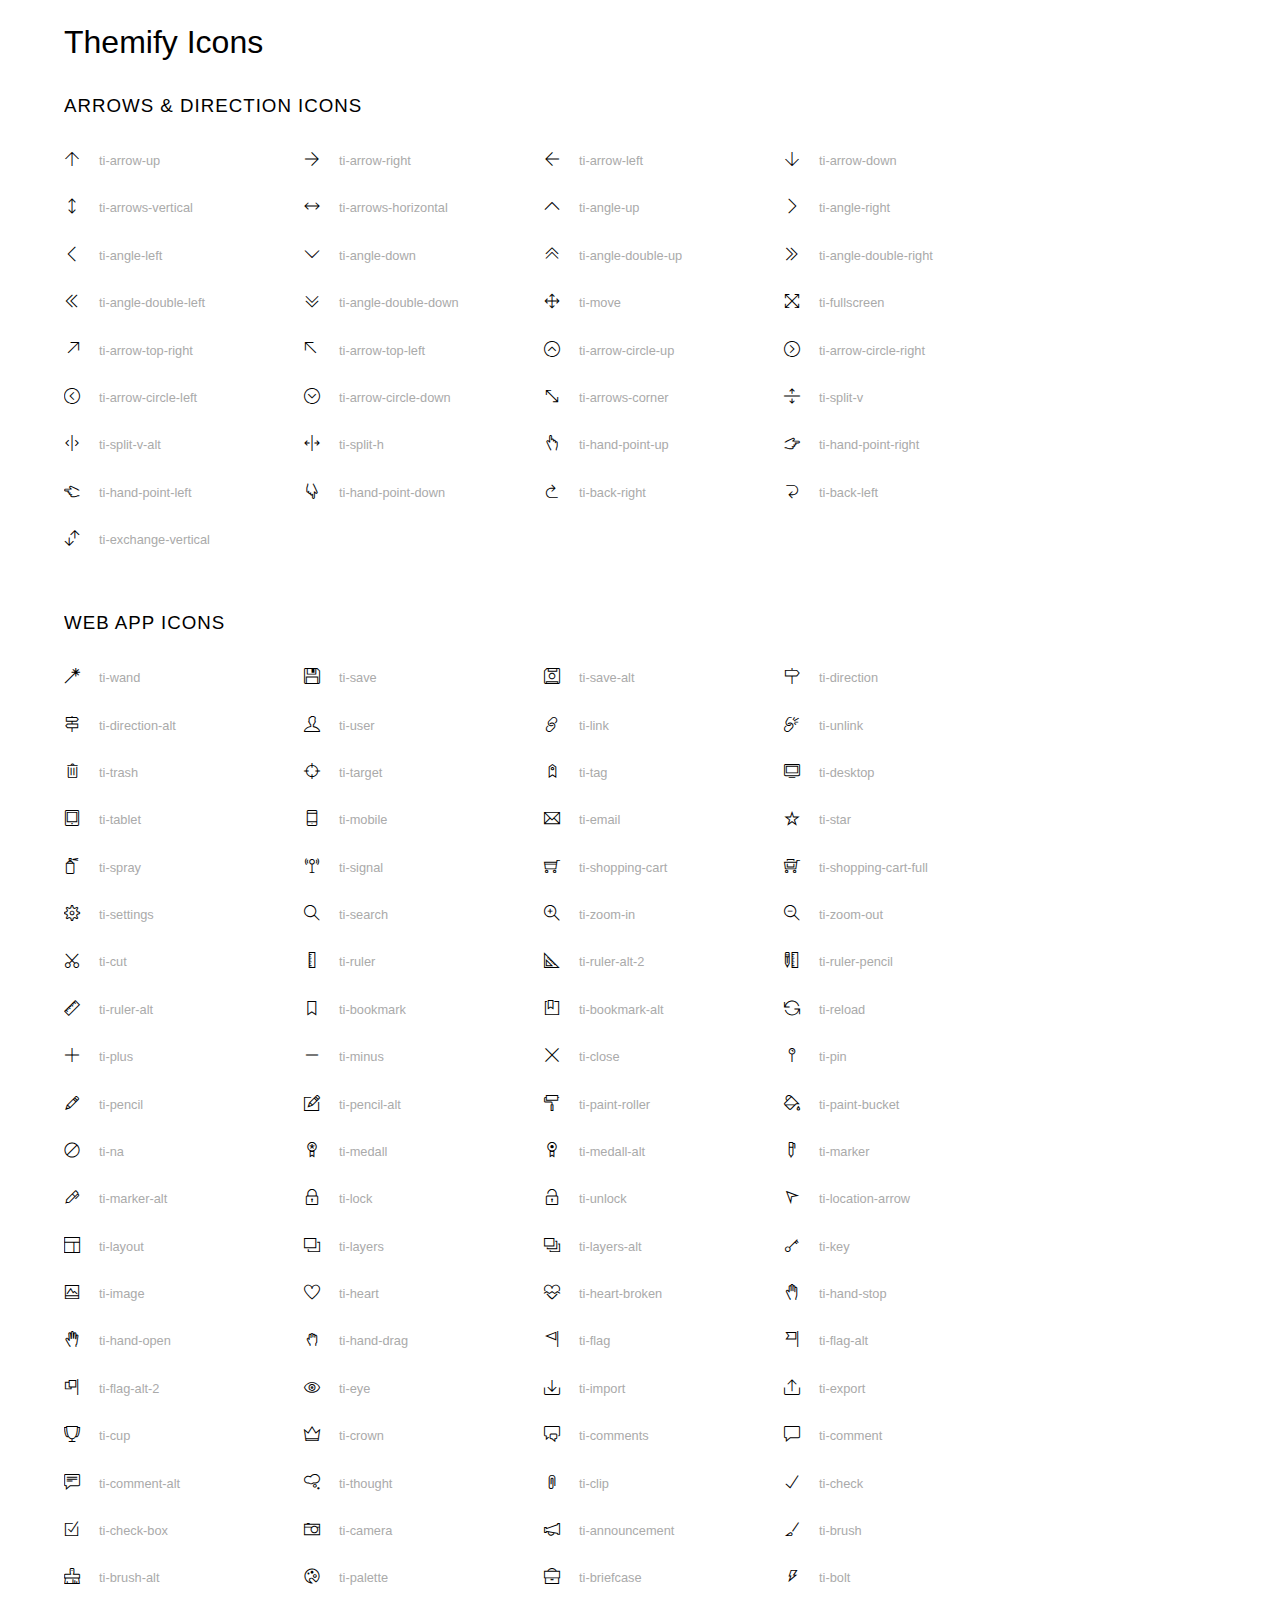
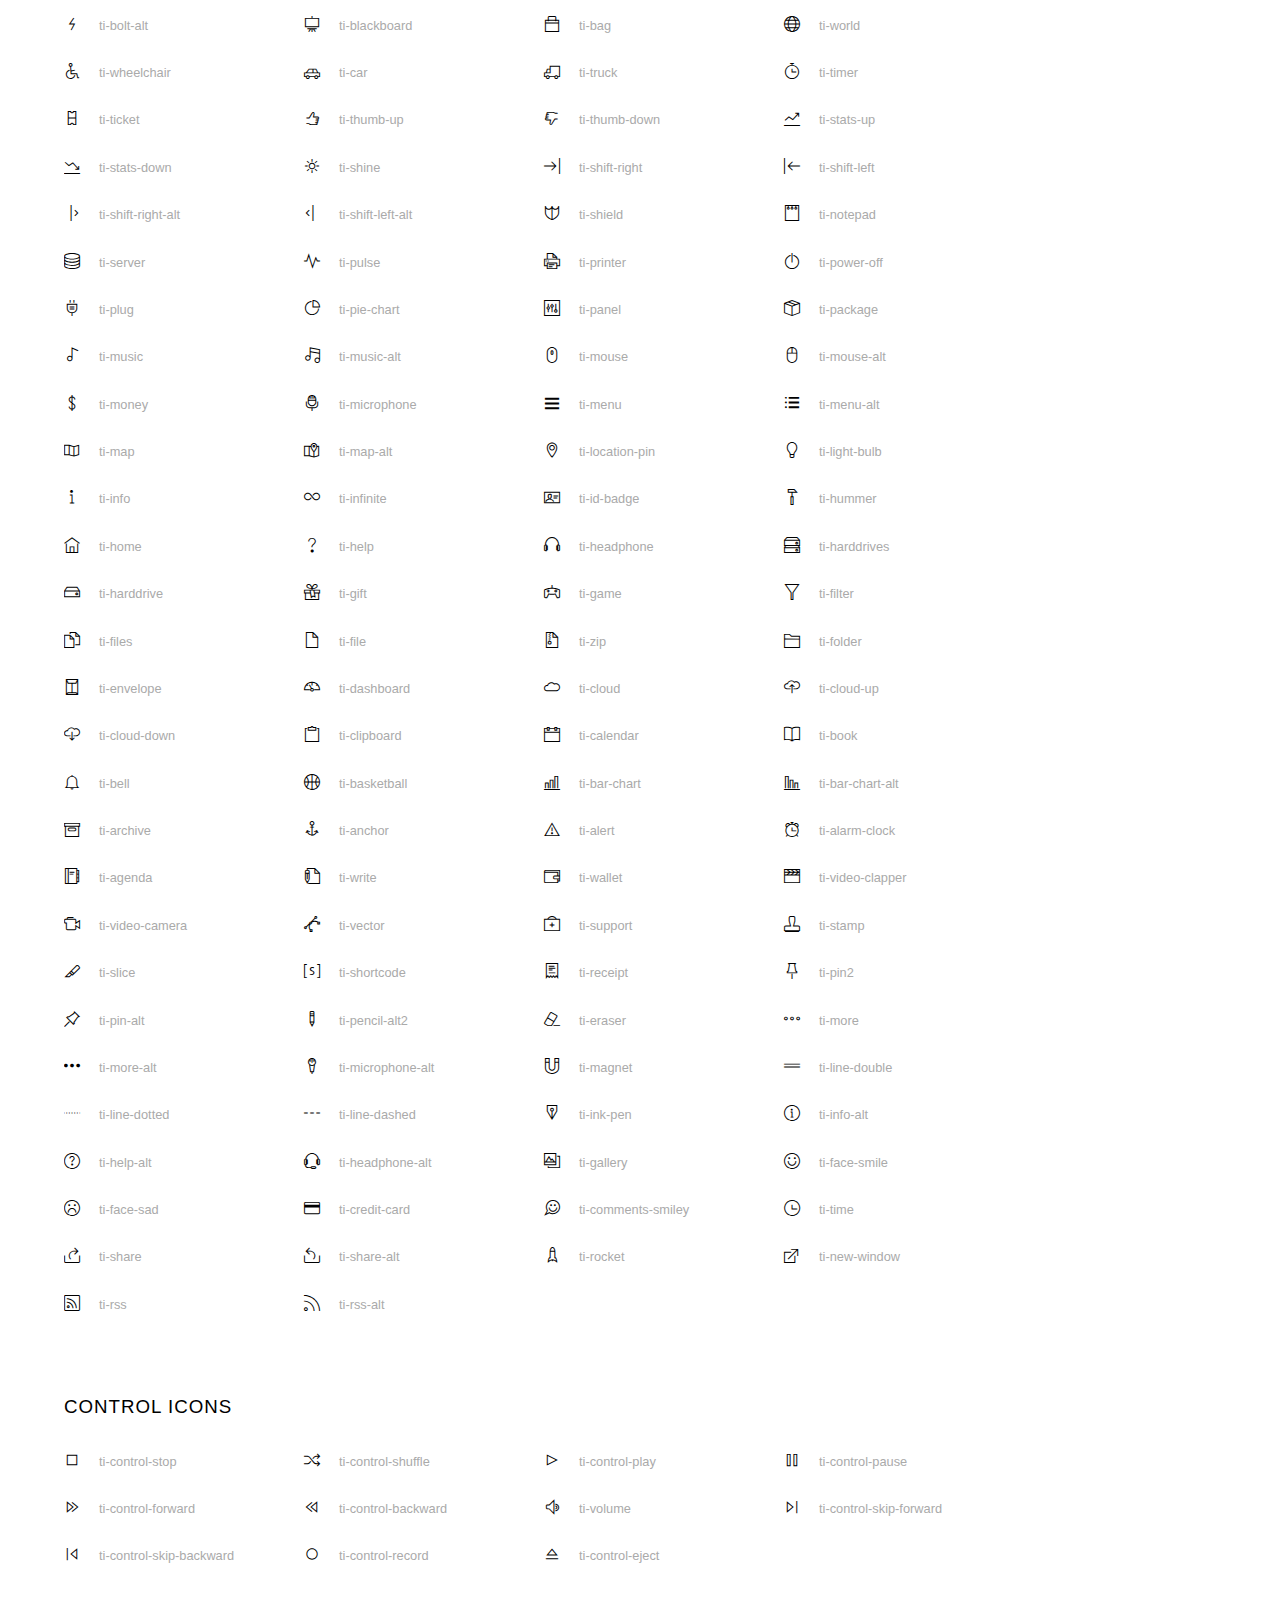
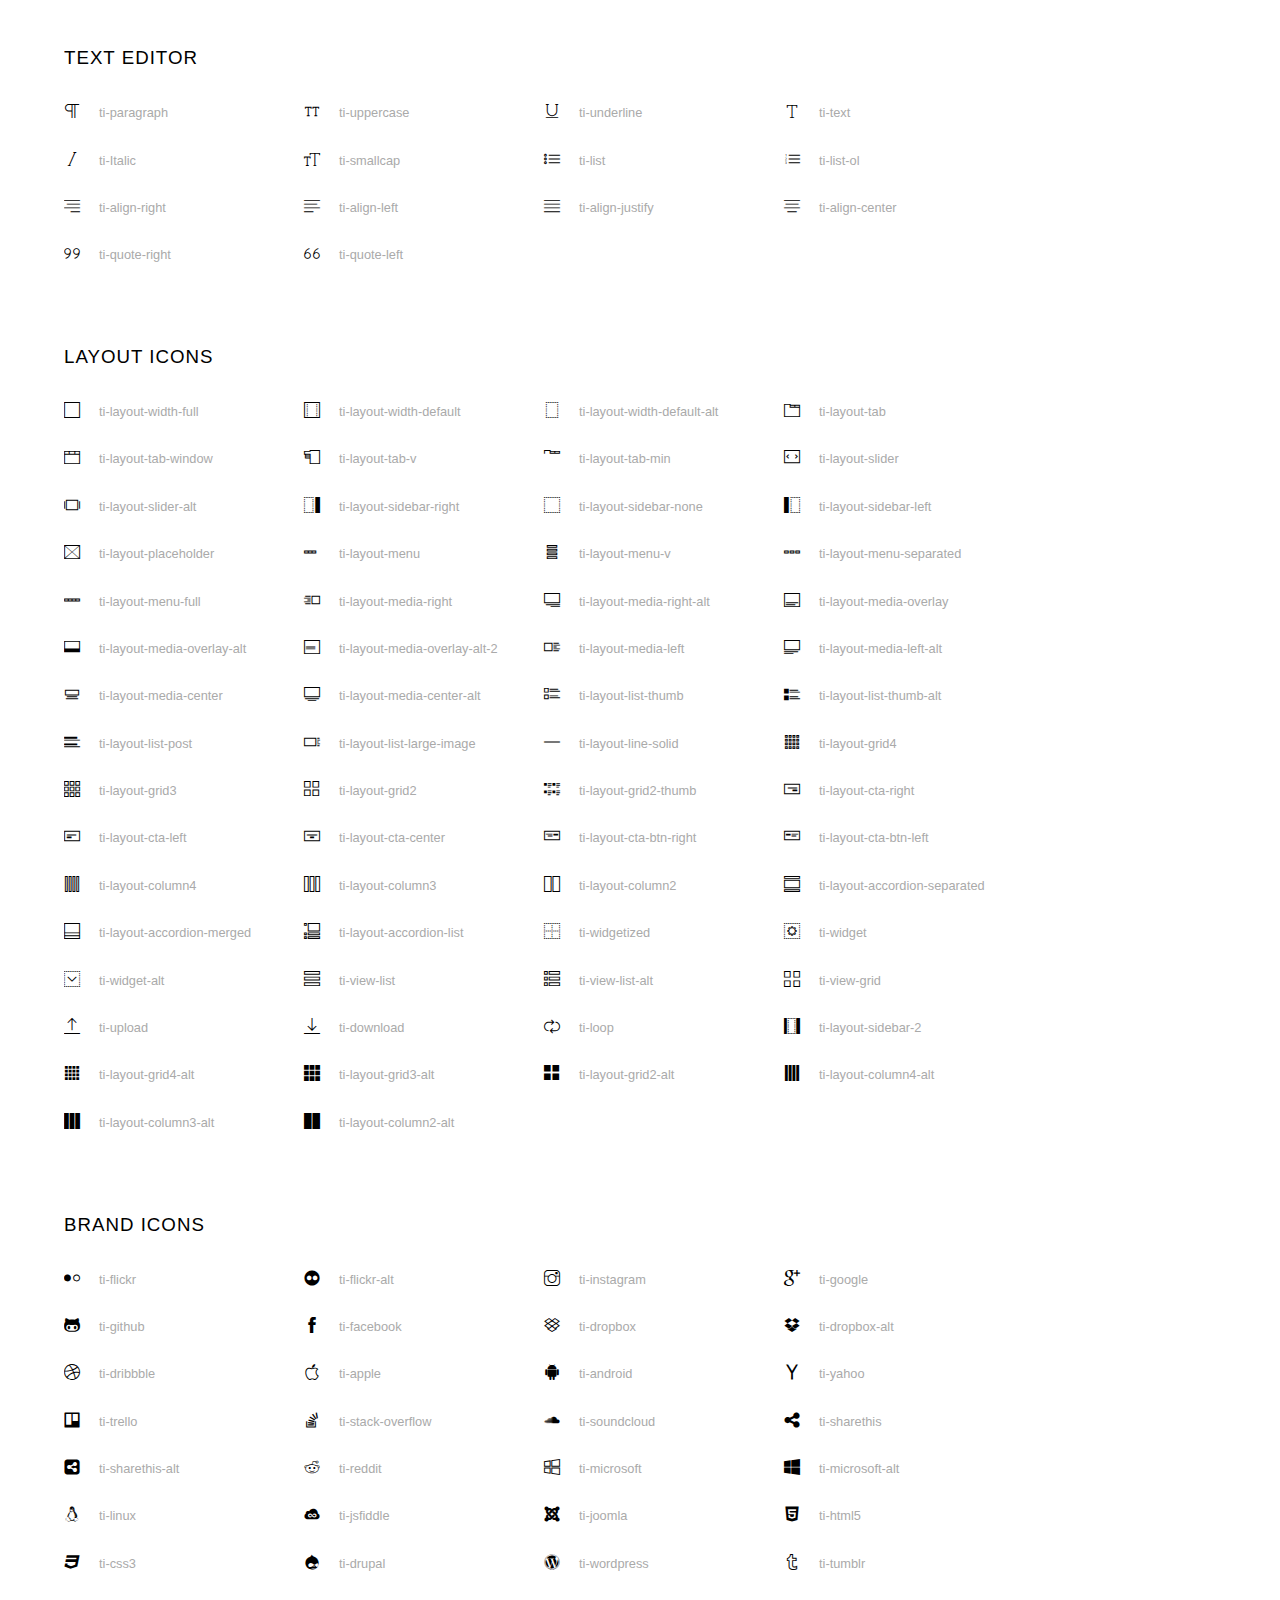
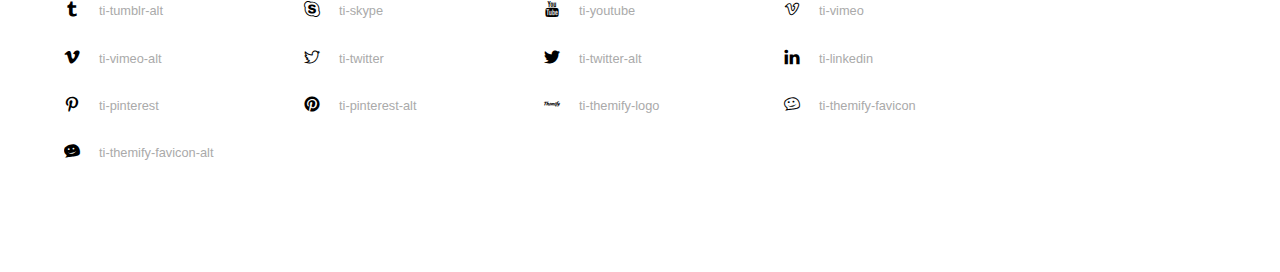
<file: css/icon_fonts/demo_icon_set_4.html>
<!doctype html>
<html>
<head>
	<meta charset="utf-8">
	<title>Themify Icon Font</title>
	<meta name="viewport" content="width=device-width">
	<link rel="stylesheet" href="css/icon_set_4.css">
	<style>
	body {
	font: normal 1em/1.5em Arial, Helvetica, sans-serif;
	max-width: 90%;
	margin: 30px auto 0;
	}
	h1, h3 {
		font-weight: normal;
	}
	h3 {
		font-size: 1.4;
		text-transform: uppercase;
		letter-spacing: 1px;
	}

	.icon-section {
		margin: 0 0 3em;
		clear: both;
		overflow: hidden;
	}
	.icon-container {
		width: 240px; 
		padding: .7em 0;
		float: left; 
		position: relative;
		text-align: left;
	}
	.icon-container [class^="ti-"], 
	.icon-container [class*=" ti-"] {
		color: #000;
		position: absolute;
		margin-top: 3px;
		transition: .3s;
	}
	.icon-container:hover [class^="ti-"],
	.icon-container:hover [class*=" ti-"] {
		font-size: 2.2em;
		margin-top: -5px;
	}
	.icon-container:hover .icon-name {
		color: #000;
	}
	.icon-name {
		color: #aaa;
		margin-left: 35px;
		font-size: .8em;
		transition: .3s;
	}
	.icon-container:hover .icon-name {
		margin-left: 45px;
	}
	</style>

	<!--<![endif]-->
</head>
<body>
	<h1>Themify Icons</h1>

	<div class="icon-section">

		<div class="icon-section">
			<h3>Arrows &amp; Direction Icons </h3>

			<div class="icon-container">
				<span class="ti-arrow-up"></span><span class="icon-name"> ti-arrow-up</span>
			</div>
			<div class="icon-container">
				<span class="ti-arrow-right"></span><span class="icon-name"> ti-arrow-right</span>
			</div>
			<div class="icon-container">
				<span class="ti-arrow-left"></span><span class="icon-name"> ti-arrow-left</span>
			</div>
			<div class="icon-container">
				<span class="ti-arrow-down"></span><span class="icon-name"> ti-arrow-down</span>
			</div>
			<div class="icon-container">
				<span class="ti-arrows-vertical"></span><span class="icon-name"> ti-arrows-vertical</span>
			</div>
			<div class="icon-container">
				<span class="ti-arrows-horizontal"></span><span class="icon-name"> ti-arrows-horizontal</span>
			</div>
			<div class="icon-container">
				<span class="ti-angle-up"></span><span class="icon-name"> ti-angle-up</span>
			</div>
			<div class="icon-container">
				<span class="ti-angle-right"></span><span class="icon-name"> ti-angle-right</span>
			</div>
			<div class="icon-container">
				<span class="ti-angle-left"></span><span class="icon-name"> ti-angle-left</span>
			</div>
			<div class="icon-container">
				<span class="ti-angle-down"></span><span class="icon-name"> ti-angle-down</span>
			</div>	
			<div class="icon-container">
				<span class="ti-angle-double-up"></span><span class="icon-name"> ti-angle-double-up</span>
			</div>
			<div class="icon-container">
				<span class="ti-angle-double-right"></span><span class="icon-name"> ti-angle-double-right</span>
			</div>
			<div class="icon-container">
				<span class="ti-angle-double-left"></span><span class="icon-name"> ti-angle-double-left</span>
			</div>
			<div class="icon-container">
				<span class="ti-angle-double-down"></span><span class="icon-name"> ti-angle-double-down</span>
			</div>					
			<div class="icon-container">
				<span class="ti-move"></span><span class="icon-name"> ti-move</span>
			</div>
			<div class="icon-container">
				<span class="ti-fullscreen"></span><span class="icon-name"> ti-fullscreen</span>
			</div>
			<div class="icon-container">
				<span class="ti-arrow-top-right"></span><span class="icon-name"> ti-arrow-top-right</span>
			</div>
			<div class="icon-container">
				<span class="ti-arrow-top-left"></span><span class="icon-name"> ti-arrow-top-left</span>
			</div>
			<div class="icon-container">
				<span class="ti-arrow-circle-up"></span><span class="icon-name"> ti-arrow-circle-up</span>
			</div>
			<div class="icon-container">
				<span class="ti-arrow-circle-right"></span><span class="icon-name"> ti-arrow-circle-right</span>
			</div>
			<div class="icon-container">
				<span class="ti-arrow-circle-left"></span><span class="icon-name"> ti-arrow-circle-left</span>
			</div>
			<div class="icon-container">
				<span class="ti-arrow-circle-down"></span><span class="icon-name"> ti-arrow-circle-down</span>
			</div>
			<div class="icon-container">
				<span class="ti-arrows-corner"></span><span class="icon-name"> ti-arrows-corner</span>
			</div>
			<div class="icon-container">
				<span class="ti-split-v"></span><span class="icon-name"> ti-split-v</span>
			</div>

			<div class="icon-container">
				<span class="ti-split-v-alt"></span><span class="icon-name"> ti-split-v-alt</span>
			</div>
			<div class="icon-container">
				<span class="ti-split-h"></span><span class="icon-name"> ti-split-h</span>
			</div>
			<div class="icon-container">
				<span class="ti-hand-point-up"></span><span class="icon-name"> ti-hand-point-up</span>
			</div>
			<div class="icon-container">
				<span class="ti-hand-point-right"></span><span class="icon-name"> ti-hand-point-right</span>
			</div>
			<div class="icon-container">
				<span class="ti-hand-point-left"></span><span class="icon-name"> ti-hand-point-left</span>
			</div>
			<div class="icon-container">
				<span class="ti-hand-point-down"></span><span class="icon-name"> ti-hand-point-down</span>
			</div>
			<div class="icon-container">
				<span class="ti-back-right"></span><span class="icon-name"> ti-back-right</span>
			</div>
			<div class="icon-container">
				<span class="ti-back-left"></span><span class="icon-name"> ti-back-left</span>
			</div>
			<div class="icon-container">
				<span class="ti-exchange-vertical"></span><span class="icon-name"> ti-exchange-vertical</span>
			</div>

		</div> <!-- Arrows Icons -->



		<h3>Web App Icons</h3>
		
		<div class="icon-section">

			<div class="icon-container">
				<span class="ti-wand"></span><span class="icon-name"> ti-wand</span>
			</div>
			<div class="icon-container">
				<span class="ti-save"></span><span class="icon-name"> ti-save</span>
			</div>
			<div class="icon-container">
				<span class="ti-save-alt"></span><span class="icon-name"> ti-save-alt</span>
			</div>

			<div class="icon-container">
				<span class="ti-direction"></span><span class="icon-name"> ti-direction</span>
			</div>
			<div class="icon-container">
				<span class="ti-direction-alt"></span><span class="icon-name"> ti-direction-alt</span>
			</div>
			<div class="icon-container">
				<span class="ti-user"></span><span class="icon-name"> ti-user</span>
			</div>
			<div class="icon-container">
				<span class="ti-link"></span><span class="icon-name"> ti-link</span>
			</div>
			<div class="icon-container">
				<span class="ti-unlink"></span><span class="icon-name"> ti-unlink</span>
			</div>
			<div class="icon-container">
				<span class="ti-trash"></span><span class="icon-name"> ti-trash</span>
			</div>
			<div class="icon-container">
				<span class="ti-target"></span><span class="icon-name"> ti-target</span>
			</div>
			<div class="icon-container">
				<span class="ti-tag"></span><span class="icon-name"> ti-tag</span>
			</div>
			<div class="icon-container">
				<span class="ti-desktop"></span><span class="icon-name"> ti-desktop</span>
			</div>
			<div class="icon-container">
				<span class="ti-tablet"></span><span class="icon-name"> ti-tablet</span>
			</div>
			<div class="icon-container">
				<span class="ti-mobile"></span><span class="icon-name"> ti-mobile</span>
			</div>
			<div class="icon-container">
				<span class="ti-email"></span><span class="icon-name"> ti-email</span>
			</div>	
			<div class="icon-container">
				<span class="ti-star"></span><span class="icon-name"> ti-star</span>
			</div>
			<div class="icon-container">
				<span class="ti-spray"></span><span class="icon-name"> ti-spray</span>
			</div>
			<div class="icon-container">
				<span class="ti-signal"></span><span class="icon-name"> ti-signal</span>
			</div>
			<div class="icon-container">
				<span class="ti-shopping-cart"></span><span class="icon-name"> ti-shopping-cart</span>
			</div>
			<div class="icon-container">
				<span class="ti-shopping-cart-full"></span><span class="icon-name"> ti-shopping-cart-full</span>
			</div>
			<div class="icon-container">
				<span class="ti-settings"></span><span class="icon-name"> ti-settings</span>
			</div>
			<div class="icon-container">
				<span class="ti-search"></span><span class="icon-name"> ti-search</span>
			</div>
			<div class="icon-container">
				<span class="ti-zoom-in"></span><span class="icon-name"> ti-zoom-in</span>
			</div>
			<div class="icon-container">
				<span class="ti-zoom-out"></span><span class="icon-name"> ti-zoom-out</span>
			</div>
			<div class="icon-container">
				<span class="ti-cut"></span><span class="icon-name"> ti-cut</span>
			</div>
			<div class="icon-container">
				<span class="ti-ruler"></span><span class="icon-name"> ti-ruler</span>
			</div>
			<div class="icon-container">
				<span class="ti-ruler-alt-2"></span><span class="icon-name"> ti-ruler-alt-2</span>
			</div>			
			<div class="icon-container">
				<span class="ti-ruler-pencil"></span><span class="icon-name"> ti-ruler-pencil</span>
			</div>
			<div class="icon-container">
				<span class="ti-ruler-alt"></span><span class="icon-name"> ti-ruler-alt</span>
			</div>
			<div class="icon-container">
				<span class="ti-bookmark"></span><span class="icon-name"> ti-bookmark</span>
			</div>
			<div class="icon-container">
				<span class="ti-bookmark-alt"></span><span class="icon-name"> ti-bookmark-alt</span>
			</div>
			<div class="icon-container">
				<span class="ti-reload"></span><span class="icon-name"> ti-reload</span>
			</div>
			<div class="icon-container">
				<span class="ti-plus"></span><span class="icon-name"> ti-plus</span>
			</div>
			<div class="icon-container">
				<span class="ti-minus"></span><span class="icon-name"> ti-minus</span>
			</div>
			<div class="icon-container">
				<span class="ti-close"></span><span class="icon-name"> ti-close</span>
			</div>			
			<div class="icon-container">
				<span class="ti-pin"></span><span class="icon-name"> ti-pin</span>
			</div>
			<div class="icon-container">
				<span class="ti-pencil"></span><span class="icon-name"> ti-pencil</span>
			</div>
					
		  	<div class="icon-container">
				<span class="ti-pencil-alt"></span><span class="icon-name"> ti-pencil-alt</span>
			</div>
			<div class="icon-container">
				<span class="ti-paint-roller"></span><span class="icon-name"> ti-paint-roller</span>
			</div>
			<div class="icon-container">
				<span class="ti-paint-bucket"></span><span class="icon-name"> ti-paint-bucket</span>
			</div>
			<div class="icon-container">
				<span class="ti-na"></span><span class="icon-name"> ti-na</span>
			</div>
			<div class="icon-container">
				<span class="ti-medall"></span><span class="icon-name"> ti-medall</span>
			</div>
			<div class="icon-container">
				<span class="ti-medall-alt"></span><span class="icon-name"> ti-medall-alt</span>
			</div>
			<div class="icon-container">
				<span class="ti-marker"></span><span class="icon-name"> ti-marker</span>
			</div>
			<div class="icon-container">
				<span class="ti-marker-alt"></span><span class="icon-name"> ti-marker-alt</span>
			</div>

			<div class="icon-container">
				<span class="ti-lock"></span><span class="icon-name"> ti-lock</span>
			</div>
			<div class="icon-container">
				<span class="ti-unlock"></span><span class="icon-name"> ti-unlock</span>
			</div>
			<div class="icon-container">
				<span class="ti-location-arrow"></span><span class="icon-name"> ti-location-arrow</span>
			</div>
			<div class="icon-container">
				<span class="ti-layout"></span><span class="icon-name"> ti-layout</span>
			</div>
			<div class="icon-container">
				<span class="ti-layers"></span><span class="icon-name"> ti-layers</span>
			</div>
			<div class="icon-container">
				<span class="ti-layers-alt"></span><span class="icon-name"> ti-layers-alt</span>
			</div>
			<div class="icon-container">
				<span class="ti-key"></span><span class="icon-name"> ti-key</span>
			</div>
			<div class="icon-container">
				<span class="ti-image"></span><span class="icon-name"> ti-image</span>
			</div>
			<div class="icon-container">
				<span class="ti-heart"></span><span class="icon-name"> ti-heart</span>
			</div>
			<div class="icon-container">
				<span class="ti-heart-broken"></span><span class="icon-name"> ti-heart-broken</span>
			</div>
			<div class="icon-container">
				<span class="ti-hand-stop"></span><span class="icon-name"> ti-hand-stop</span>
			</div>
			<div class="icon-container">
				<span class="ti-hand-open"></span><span class="icon-name"> ti-hand-open</span>
			</div>
			<div class="icon-container">
				<span class="ti-hand-drag"></span><span class="icon-name"> ti-hand-drag</span>
			</div>
			<div class="icon-container">
				<span class="ti-flag"></span><span class="icon-name"> ti-flag</span>
			</div>
			<div class="icon-container">
				<span class="ti-flag-alt"></span><span class="icon-name"> ti-flag-alt</span>
			</div>
			<div class="icon-container">
				<span class="ti-flag-alt-2"></span><span class="icon-name"> ti-flag-alt-2</span>
			</div>
			<div class="icon-container">
				<span class="ti-eye"></span><span class="icon-name"> ti-eye</span>
			</div>
			<div class="icon-container">
				<span class="ti-import"></span><span class="icon-name"> ti-import</span>
			</div>			
			<div class="icon-container">
				<span class="ti-export"></span><span class="icon-name"> ti-export</span>
			</div>
			<div class="icon-container">
				<span class="ti-cup"></span><span class="icon-name"> ti-cup</span>
			</div>
			<div class="icon-container">
				<span class="ti-crown"></span><span class="icon-name"> ti-crown</span>
			</div>
			<div class="icon-container">
				<span class="ti-comments"></span><span class="icon-name"> ti-comments</span>
			</div>
			<div class="icon-container">
				<span class="ti-comment"></span><span class="icon-name"> ti-comment</span>
			</div>
			<div class="icon-container">
				<span class="ti-comment-alt"></span><span class="icon-name"> ti-comment-alt</span>
			</div>
			<div class="icon-container">
				<span class="ti-thought"></span><span class="icon-name"> ti-thought</span>
			</div>			
			<div class="icon-container">
				<span class="ti-clip"></span><span class="icon-name"> ti-clip</span>
			</div>

			<div class="icon-container">
				<span class="ti-check"></span><span class="icon-name"> ti-check</span>
			</div>
			<div class="icon-container">
				<span class="ti-check-box"></span><span class="icon-name"> ti-check-box</span>
			</div>
			<div class="icon-container">
				<span class="ti-camera"></span><span class="icon-name"> ti-camera</span>
			</div>
			<div class="icon-container">
				<span class="ti-announcement"></span><span class="icon-name"> ti-announcement</span>
			</div>
			<div class="icon-container">
				<span class="ti-brush"></span><span class="icon-name"> ti-brush</span>
			</div>
			<div class="icon-container">
				<span class="ti-brush-alt"></span><span class="icon-name"> ti-brush-alt</span>
			</div>
			<div class="icon-container">
				<span class="ti-palette"></span><span class="icon-name"> ti-palette</span>
			</div>			
			<div class="icon-container">
				<span class="ti-briefcase"></span><span class="icon-name"> ti-briefcase</span>
			</div>
			<div class="icon-container">
				<span class="ti-bolt"></span><span class="icon-name"> ti-bolt</span>
			</div>
			<div class="icon-container">
				<span class="ti-bolt-alt"></span><span class="icon-name"> ti-bolt-alt</span>
			</div>
			<div class="icon-container">
				<span class="ti-blackboard"></span><span class="icon-name"> ti-blackboard</span>
			</div>
			<div class="icon-container">
				<span class="ti-bag"></span><span class="icon-name"> ti-bag</span>
			</div>
			<div class="icon-container">
				<span class="ti-world"></span><span class="icon-name"> ti-world</span>
			</div>
			<div class="icon-container">
				<span class="ti-wheelchair"></span><span class="icon-name"> ti-wheelchair</span>
			</div>
			<div class="icon-container">
				<span class="ti-car"></span><span class="icon-name"> ti-car</span>
			</div>
			<div class="icon-container">
				<span class="ti-truck"></span><span class="icon-name"> ti-truck</span>
			</div>
			<div class="icon-container">
				<span class="ti-timer"></span><span class="icon-name"> ti-timer</span>
			</div>
			<div class="icon-container">
				<span class="ti-ticket"></span><span class="icon-name"> ti-ticket</span>
			</div>
			<div class="icon-container">
				<span class="ti-thumb-up"></span><span class="icon-name"> ti-thumb-up</span>
			</div>
			<div class="icon-container">
				<span class="ti-thumb-down"></span><span class="icon-name"> ti-thumb-down</span>
			</div>

			<div class="icon-container">
				<span class="ti-stats-up"></span><span class="icon-name"> ti-stats-up</span>
			</div>
			<div class="icon-container">
				<span class="ti-stats-down"></span><span class="icon-name"> ti-stats-down</span>
			</div>
			<div class="icon-container">
				<span class="ti-shine"></span><span class="icon-name"> ti-shine</span>
			</div>
			<div class="icon-container">
				<span class="ti-shift-right"></span><span class="icon-name"> ti-shift-right</span>
			</div>
			<div class="icon-container">
				<span class="ti-shift-left"></span><span class="icon-name"> ti-shift-left</span>
			</div>

			<div class="icon-container">
				<span class="ti-shift-right-alt"></span><span class="icon-name"> ti-shift-right-alt</span>
			</div>
			<div class="icon-container">
				<span class="ti-shift-left-alt"></span><span class="icon-name"> ti-shift-left-alt</span>
			</div>
			<div class="icon-container">
				<span class="ti-shield"></span><span class="icon-name"> ti-shield</span>
			</div>
			<div class="icon-container">
				<span class="ti-notepad"></span><span class="icon-name"> ti-notepad</span>
			</div>
			<div class="icon-container">
				<span class="ti-server"></span><span class="icon-name"> ti-server</span>
			</div>

			<div class="icon-container">
				<span class="ti-pulse"></span><span class="icon-name"> ti-pulse</span>
			</div>
			<div class="icon-container">
				<span class="ti-printer"></span><span class="icon-name"> ti-printer</span>
			</div>
			<div class="icon-container">
				<span class="ti-power-off"></span><span class="icon-name"> ti-power-off</span>
			</div>
			<div class="icon-container">
				<span class="ti-plug"></span><span class="icon-name"> ti-plug</span>
			</div>
			<div class="icon-container">
				<span class="ti-pie-chart"></span><span class="icon-name"> ti-pie-chart</span>
			</div>

			<div class="icon-container">
				<span class="ti-panel"></span><span class="icon-name"> ti-panel</span>
			</div>
			<div class="icon-container">
				<span class="ti-package"></span><span class="icon-name"> ti-package</span>
			</div>
			<div class="icon-container">
				<span class="ti-music"></span><span class="icon-name"> ti-music</span>
			</div>
			<div class="icon-container">
				<span class="ti-music-alt"></span><span class="icon-name"> ti-music-alt</span>
			</div>
			<div class="icon-container">
				<span class="ti-mouse"></span><span class="icon-name"> ti-mouse</span>
			</div>
			<div class="icon-container">
				<span class="ti-mouse-alt"></span><span class="icon-name"> ti-mouse-alt</span>
			</div>
			<div class="icon-container">
				<span class="ti-money"></span><span class="icon-name"> ti-money</span>
			</div>
			<div class="icon-container">
				<span class="ti-microphone"></span><span class="icon-name"> ti-microphone</span>
			</div>
			<div class="icon-container">
				<span class="ti-menu"></span><span class="icon-name"> ti-menu</span>
			</div>
			<div class="icon-container">
				<span class="ti-menu-alt"></span><span class="icon-name"> ti-menu-alt</span>
			</div>
			<div class="icon-container">
				<span class="ti-map"></span><span class="icon-name"> ti-map</span>
			</div>
			<div class="icon-container">
				<span class="ti-map-alt"></span><span class="icon-name"> ti-map-alt</span>
			</div>

			<div class="icon-container">
				<span class="ti-location-pin"></span><span class="icon-name"> ti-location-pin</span>
			</div>

			<div class="icon-container">
				<span class="ti-light-bulb"></span><span class="icon-name"> ti-light-bulb</span>
			</div>
			<div class="icon-container">
				<span class="ti-info"></span><span class="icon-name"> ti-info</span>
			</div>
			<div class="icon-container">
				<span class="ti-infinite"></span><span class="icon-name"> ti-infinite</span>
			</div>
			<div class="icon-container">
				<span class="ti-id-badge"></span><span class="icon-name"> ti-id-badge</span>
			</div>
			<div class="icon-container">
				<span class="ti-hummer"></span><span class="icon-name"> ti-hummer</span>
			</div>
			<div class="icon-container">
				<span class="ti-home"></span><span class="icon-name"> ti-home</span>
			</div>
			<div class="icon-container">
				<span class="ti-help"></span><span class="icon-name"> ti-help</span>
			</div>
			<div class="icon-container">
				<span class="ti-headphone"></span><span class="icon-name"> ti-headphone</span>
			</div>
			<div class="icon-container">
				<span class="ti-harddrives"></span><span class="icon-name"> ti-harddrives</span>
			</div>
			<div class="icon-container">
				<span class="ti-harddrive"></span><span class="icon-name"> ti-harddrive</span>
			</div>
			<div class="icon-container">
				<span class="ti-gift"></span><span class="icon-name"> ti-gift</span>
			</div>
			<div class="icon-container">
				<span class="ti-game"></span><span class="icon-name"> ti-game</span>
			</div>
			<div class="icon-container">
				<span class="ti-filter"></span><span class="icon-name"> ti-filter</span>
			</div>
			<div class="icon-container">
				<span class="ti-files"></span><span class="icon-name"> ti-files</span>
			</div>
			<div class="icon-container">
				<span class="ti-file"></span><span class="icon-name"> ti-file</span>
			</div>
			<div class="icon-container">
				<span class="ti-zip"></span><span class="icon-name"> ti-zip</span>
			</div>
			<div class="icon-container">
				<span class="ti-folder"></span><span class="icon-name"> ti-folder</span>
			</div>			
			<div class="icon-container">
				<span class="ti-envelope"></span><span class="icon-name"> ti-envelope</span>
			</div>


			<div class="icon-container">
				<span class="ti-dashboard"></span><span class="icon-name"> ti-dashboard</span>
			</div>
			<div class="icon-container">
				<span class="ti-cloud"></span><span class="icon-name"> ti-cloud</span>
			</div>
			<div class="icon-container">
				<span class="ti-cloud-up"></span><span class="icon-name"> ti-cloud-up</span>
			</div>
			<div class="icon-container">
				<span class="ti-cloud-down"></span><span class="icon-name"> ti-cloud-down</span>
			</div>
			<div class="icon-container">
				<span class="ti-clipboard"></span><span class="icon-name"> ti-clipboard</span>
			</div>
			<div class="icon-container">
				<span class="ti-calendar"></span><span class="icon-name"> ti-calendar</span>
			</div>
			<div class="icon-container">
				<span class="ti-book"></span><span class="icon-name"> ti-book</span>
			</div>
			<div class="icon-container">
				<span class="ti-bell"></span><span class="icon-name"> ti-bell</span>
			</div>
			<div class="icon-container">
				<span class="ti-basketball"></span><span class="icon-name"> ti-basketball</span>
			</div>
			<div class="icon-container">
				<span class="ti-bar-chart"></span><span class="icon-name"> ti-bar-chart</span>
			</div>
			<div class="icon-container">
				<span class="ti-bar-chart-alt"></span><span class="icon-name"> ti-bar-chart-alt</span>
			</div>


			<div class="icon-container">
				<span class="ti-archive"></span><span class="icon-name"> ti-archive</span>
			</div>
			<div class="icon-container">
				<span class="ti-anchor"></span><span class="icon-name"> ti-anchor</span>
			</div>

			<div class="icon-container">
				<span class="ti-alert"></span><span class="icon-name"> ti-alert</span>
			</div>
			<div class="icon-container">
				<span class="ti-alarm-clock"></span><span class="icon-name"> ti-alarm-clock</span>
			</div>
			<div class="icon-container">
				<span class="ti-agenda"></span><span class="icon-name"> ti-agenda</span>
			</div>
			<div class="icon-container">
				<span class="ti-write"></span><span class="icon-name"> ti-write</span>
			</div>

			<div class="icon-container">
				<span class="ti-wallet"></span><span class="icon-name"> ti-wallet</span>
			</div>
			<div class="icon-container">
				<span class="ti-video-clapper"></span><span class="icon-name"> ti-video-clapper</span>
			</div>
			<div class="icon-container">
				<span class="ti-video-camera"></span><span class="icon-name"> ti-video-camera</span>
			</div>
			<div class="icon-container">
				<span class="ti-vector"></span><span class="icon-name"> ti-vector</span>
			</div>

			<div class="icon-container">
				<span class="ti-support"></span><span class="icon-name"> ti-support</span>
			</div>
			<div class="icon-container">
				<span class="ti-stamp"></span><span class="icon-name"> ti-stamp</span>
			</div>
			<div class="icon-container">
				<span class="ti-slice"></span><span class="icon-name"> ti-slice</span>
			</div>
			<div class="icon-container">
				<span class="ti-shortcode"></span><span class="icon-name"> ti-shortcode</span>
			</div>
			<div class="icon-container">
				<span class="ti-receipt"></span><span class="icon-name"> ti-receipt</span>
			</div>
			<div class="icon-container">
				<span class="ti-pin2"></span><span class="icon-name"> ti-pin2</span>
			</div>
			<div class="icon-container">
				<span class="ti-pin-alt"></span><span class="icon-name"> ti-pin-alt</span>
			</div>
			<div class="icon-container">
				<span class="ti-pencil-alt2"></span><span class="icon-name"> ti-pencil-alt2</span>
			</div>
			<div class="icon-container">
				<span class="ti-eraser"></span><span class="icon-name"> ti-eraser</span>
			</div>			
			<div class="icon-container">
				<span class="ti-more"></span><span class="icon-name"> ti-more</span>
			</div>
			<div class="icon-container">
				<span class="ti-more-alt"></span><span class="icon-name"> ti-more-alt</span>
			</div>
			<div class="icon-container">
				<span class="ti-microphone-alt"></span><span class="icon-name"> ti-microphone-alt</span>
			</div>
			<div class="icon-container">
				<span class="ti-magnet"></span><span class="icon-name"> ti-magnet</span>
			</div>
			<div class="icon-container">
				<span class="ti-line-double"></span><span class="icon-name"> ti-line-double</span>
			</div>
			<div class="icon-container">
				<span class="ti-line-dotted"></span><span class="icon-name"> ti-line-dotted</span>
			</div>
			<div class="icon-container">
				<span class="ti-line-dashed"></span><span class="icon-name"> ti-line-dashed</span>
			</div>

			<div class="icon-container">
				<span class="ti-ink-pen"></span><span class="icon-name"> ti-ink-pen</span>
			</div>
			<div class="icon-container">
				<span class="ti-info-alt"></span><span class="icon-name"> ti-info-alt</span>
			</div>
			<div class="icon-container">
				<span class="ti-help-alt"></span><span class="icon-name"> ti-help-alt</span>
			</div>
			<div class="icon-container">
				<span class="ti-headphone-alt"></span><span class="icon-name"> ti-headphone-alt</span>
			</div>

			<div class="icon-container">
				<span class="ti-gallery"></span><span class="icon-name"> ti-gallery</span>
			</div>
			<div class="icon-container">
				<span class="ti-face-smile"></span><span class="icon-name"> ti-face-smile</span>
			</div>
			<div class="icon-container">
				<span class="ti-face-sad"></span><span class="icon-name"> ti-face-sad</span>
			</div>
			<div class="icon-container">
				<span class="ti-credit-card"></span><span class="icon-name"> ti-credit-card</span>
			</div>
			<div class="icon-container">
				<span class="ti-comments-smiley"></span><span class="icon-name"> ti-comments-smiley</span>
			</div>
			<div class="icon-container">
				<span class="ti-time"></span><span class="icon-name"> ti-time</span>
			</div>
			<div class="icon-container">
				<span class="ti-share"></span><span class="icon-name"> ti-share</span>
			</div>
			<div class="icon-container">
				<span class="ti-share-alt"></span><span class="icon-name"> ti-share-alt</span>
			</div>
			<div class="icon-container">
				<span class="ti-rocket"></span><span class="icon-name"> ti-rocket</span>
			</div>

			<div class="icon-container">
				<span class="ti-new-window"></span><span class="icon-name"> ti-new-window</span>
			</div>

			<div class="icon-container">
				<span class="ti-rss"></span><span class="icon-name"> ti-rss</span>
			</div>

			<div class="icon-container">
				<span class="ti-rss-alt"></span><span class="icon-name"> ti-rss-alt</span>
			</div>
			
		</div><!-- Web App Icons -->


		<div class="icon-section">
			<h3>Control Icons</h3>
			<div class="icon-container">
				<span class="ti-control-stop"></span><span class="icon-name"> ti-control-stop</span>
			</div>
			<div class="icon-container">
				<span class="ti-control-shuffle"></span><span class="icon-name"> ti-control-shuffle</span>
			</div>
			<div class="icon-container">
				<span class="ti-control-play"></span><span class="icon-name"> ti-control-play</span>
			</div>
			<div class="icon-container">
				<span class="ti-control-pause"></span><span class="icon-name"> ti-control-pause</span>
			</div>
			<div class="icon-container">
				<span class="ti-control-forward"></span><span class="icon-name"> ti-control-forward</span>
			</div>
			<div class="icon-container">
				<span class="ti-control-backward"></span><span class="icon-name"> ti-control-backward</span>
			</div>	
			<div class="icon-container">
				<span class="ti-volume"></span><span class="icon-name"> ti-volume</span>
			</div>
			<div class="icon-container">
				<span class="ti-control-skip-forward"></span><span class="icon-name"> ti-control-skip-forward</span>
			</div>
			<div class="icon-container">
				<span class="ti-control-skip-backward"></span><span class="icon-name"> ti-control-skip-backward</span>
			</div>
			<div class="icon-container">
				<span class="ti-control-record"></span><span class="icon-name"> ti-control-record</span>
			</div>
			<div class="icon-container">
				<span class="ti-control-eject"></span><span class="icon-name"> ti-control-eject</span>
			</div>			
		</div> <!-- Control Icons -->


		<div class="icon-section">
			<h3>Text Editor</h3>

			<div class="icon-container">
				<span class="ti-paragraph"></span><span class="icon-name"> ti-paragraph</span>
			</div>
			<div class="icon-container">
				<span class="ti-uppercase"></span><span class="icon-name"> ti-uppercase</span>
			</div>

			<div class="icon-container">
				<span class="ti-underline"></span><span class="icon-name"> ti-underline</span>
			</div>
			<div class="icon-container">
				<span class="ti-text"></span><span class="icon-name"> ti-text</span>
			</div>
			<div class="icon-container">
				<span class="ti-Italic"></span><span class="icon-name"> ti-Italic</span>
			</div>
			<div class="icon-container">
				<span class="ti-smallcap"></span><span class="icon-name"> ti-smallcap</span>
			</div>
			<div class="icon-container">
				<span class="ti-list"></span><span class="icon-name"> ti-list</span>
			</div>
			<div class="icon-container">
				<span class="ti-list-ol"></span><span class="icon-name"> ti-list-ol</span>
			</div>
			<div class="icon-container">
				<span class="ti-align-right"></span><span class="icon-name"> ti-align-right</span>
			</div>
			<div class="icon-container">
				<span class="ti-align-left"></span><span class="icon-name"> ti-align-left</span>
			</div>
			<div class="icon-container">
				<span class="ti-align-justify"></span><span class="icon-name"> ti-align-justify</span>
			</div>
			<div class="icon-container">
				<span class="ti-align-center"></span><span class="icon-name"> ti-align-center</span>
			</div>
			<div class="icon-container">
				<span class="ti-quote-right"></span><span class="icon-name"> ti-quote-right</span>
			</div>
			<div class="icon-container">
				<span class="ti-quote-left"></span><span class="icon-name"> ti-quote-left</span>
			</div>

		</div> <!-- Text Editor -->



		<div class="icon-section">
			<h3>Layout Icons</h3>
			<div class="icon-container">
				<span class="ti-layout-width-full"></span><span class="icon-name"> ti-layout-width-full</span>
			</div>
			<div class="icon-container">
				<span class="ti-layout-width-default"></span><span class="icon-name"> ti-layout-width-default</span>
			</div>
			<div class="icon-container">
				<span class="ti-layout-width-default-alt"></span><span class="icon-name"> ti-layout-width-default-alt</span>
			</div>
			<div class="icon-container">
				<span class="ti-layout-tab"></span><span class="icon-name"> ti-layout-tab</span>
			</div>
			<div class="icon-container">
				<span class="ti-layout-tab-window"></span><span class="icon-name"> ti-layout-tab-window</span>
			</div>
			<div class="icon-container">
				<span class="ti-layout-tab-v"></span><span class="icon-name"> ti-layout-tab-v</span>
			</div>
			<div class="icon-container">
				<span class="ti-layout-tab-min"></span><span class="icon-name"> ti-layout-tab-min</span>
			</div>
			<div class="icon-container">
				<span class="ti-layout-slider"></span><span class="icon-name"> ti-layout-slider</span>
			</div>
			<div class="icon-container">
				<span class="ti-layout-slider-alt"></span><span class="icon-name"> ti-layout-slider-alt</span>
			</div>
			<div class="icon-container">
				<span class="ti-layout-sidebar-right"></span><span class="icon-name"> ti-layout-sidebar-right</span>
			</div>
			<div class="icon-container">
				<span class="ti-layout-sidebar-none"></span><span class="icon-name"> ti-layout-sidebar-none</span>
			</div>
			<div class="icon-container">
				<span class="ti-layout-sidebar-left"></span><span class="icon-name"> ti-layout-sidebar-left</span>
			</div>
			<div class="icon-container">
				<span class="ti-layout-placeholder"></span><span class="icon-name"> ti-layout-placeholder</span>
			</div>
			<div class="icon-container">
				<span class="ti-layout-menu"></span><span class="icon-name"> ti-layout-menu</span>
			</div>
			<div class="icon-container">
				<span class="ti-layout-menu-v"></span><span class="icon-name"> ti-layout-menu-v</span>
			</div>
			<div class="icon-container">
				<span class="ti-layout-menu-separated"></span><span class="icon-name"> ti-layout-menu-separated</span>
			</div>
			<div class="icon-container">
				<span class="ti-layout-menu-full"></span><span class="icon-name"> ti-layout-menu-full</span>
			</div>
			<div class="icon-container">
				<span class="ti-layout-media-right"></span><span class="icon-name"> ti-layout-media-right</span>
			</div>
			<div class="icon-container">
				<span class="ti-layout-media-right-alt"></span><span class="icon-name"> ti-layout-media-right-alt</span>
			</div>
			<div class="icon-container">
				<span class="ti-layout-media-overlay"></span><span class="icon-name"> ti-layout-media-overlay</span>
			</div>
			<div class="icon-container">
				<span class="ti-layout-media-overlay-alt"></span><span class="icon-name"> ti-layout-media-overlay-alt</span>
			</div>
			<div class="icon-container">
				<span class="ti-layout-media-overlay-alt-2"></span><span class="icon-name"> ti-layout-media-overlay-alt-2</span>
			</div>
			<div class="icon-container">
				<span class="ti-layout-media-left"></span><span class="icon-name"> ti-layout-media-left</span>
			</div>
			<div class="icon-container">
				<span class="ti-layout-media-left-alt"></span><span class="icon-name"> ti-layout-media-left-alt</span>
			</div>
			<div class="icon-container">
				<span class="ti-layout-media-center"></span><span class="icon-name"> ti-layout-media-center</span>
			</div>
			<div class="icon-container">
				<span class="ti-layout-media-center-alt"></span><span class="icon-name"> ti-layout-media-center-alt</span>
			</div>
			<div class="icon-container">
				<span class="ti-layout-list-thumb"></span><span class="icon-name"> ti-layout-list-thumb</span>
			</div>
			<div class="icon-container">
				<span class="ti-layout-list-thumb-alt"></span><span class="icon-name"> ti-layout-list-thumb-alt</span>
			</div>
			<div class="icon-container">
				<span class="ti-layout-list-post"></span><span class="icon-name"> ti-layout-list-post</span>
			</div>
			<div class="icon-container">
				<span class="ti-layout-list-large-image"></span><span class="icon-name"> ti-layout-list-large-image</span>
			</div>
			<div class="icon-container">
				<span class="ti-layout-line-solid"></span><span class="icon-name"> ti-layout-line-solid</span>
			</div>
			<div class="icon-container">
				<span class="ti-layout-grid4"></span><span class="icon-name"> ti-layout-grid4</span>
			</div>
			<div class="icon-container">
				<span class="ti-layout-grid3"></span><span class="icon-name"> ti-layout-grid3</span>
			</div>
			<div class="icon-container">
				<span class="ti-layout-grid2"></span><span class="icon-name"> ti-layout-grid2</span>
			</div>
			<div class="icon-container">
				<span class="ti-layout-grid2-thumb"></span><span class="icon-name"> ti-layout-grid2-thumb</span>
			</div>
			<div class="icon-container">
				<span class="ti-layout-cta-right"></span><span class="icon-name"> ti-layout-cta-right</span>
			</div>
			<div class="icon-container">
				<span class="ti-layout-cta-left"></span><span class="icon-name"> ti-layout-cta-left</span>
			</div>
			<div class="icon-container">
				<span class="ti-layout-cta-center"></span><span class="icon-name"> ti-layout-cta-center</span>
			</div>
			<div class="icon-container">
				<span class="ti-layout-cta-btn-right"></span><span class="icon-name"> ti-layout-cta-btn-right</span>
			</div>
			<div class="icon-container">
				<span class="ti-layout-cta-btn-left"></span><span class="icon-name"> ti-layout-cta-btn-left</span>
			</div>
			<div class="icon-container">
				<span class="ti-layout-column4"></span><span class="icon-name"> ti-layout-column4</span>
			</div>
			<div class="icon-container">
				<span class="ti-layout-column3"></span><span class="icon-name"> ti-layout-column3</span>
			</div>
			<div class="icon-container">
				<span class="ti-layout-column2"></span><span class="icon-name"> ti-layout-column2</span>
			</div>
			<div class="icon-container">
				<span class="ti-layout-accordion-separated"></span><span class="icon-name"> ti-layout-accordion-separated</span>
			</div>
			<div class="icon-container">
				<span class="ti-layout-accordion-merged"></span><span class="icon-name"> ti-layout-accordion-merged</span>
			</div>
			<div class="icon-container">
				<span class="ti-layout-accordion-list"></span><span class="icon-name"> ti-layout-accordion-list</span>
			</div>
			<div class="icon-container">
				<span class="ti-widgetized"></span><span class="icon-name"> ti-widgetized</span>
			</div>
			<div class="icon-container">
				<span class="ti-widget"></span><span class="icon-name"> ti-widget</span>
			</div>
			<div class="icon-container">
				<span class="ti-widget-alt"></span><span class="icon-name"> ti-widget-alt</span>
			</div>
			<div class="icon-container">
				<span class="ti-view-list"></span><span class="icon-name"> ti-view-list</span>
			</div>
			<div class="icon-container">
				<span class="ti-view-list-alt"></span><span class="icon-name"> ti-view-list-alt</span>
			</div>
			<div class="icon-container">
				<span class="ti-view-grid"></span><span class="icon-name"> ti-view-grid</span>
			</div>
			<div class="icon-container">
				<span class="ti-upload"></span><span class="icon-name"> ti-upload</span>
			</div>
			<div class="icon-container">
				<span class="ti-download"></span><span class="icon-name"> ti-download</span>
			</div>	
			<div class="icon-container">
				<span class="ti-loop"></span><span class="icon-name"> ti-loop</span>
			</div>
			<div class="icon-container">
				<span class="ti-layout-sidebar-2"></span><span class="icon-name"> ti-layout-sidebar-2</span>
			</div>
			<div class="icon-container">
				<span class="ti-layout-grid4-alt"></span><span class="icon-name"> ti-layout-grid4-alt</span>
			</div>
			<div class="icon-container">
				<span class="ti-layout-grid3-alt"></span><span class="icon-name"> ti-layout-grid3-alt</span>
			</div>
			<div class="icon-container">
				<span class="ti-layout-grid2-alt"></span><span class="icon-name"> ti-layout-grid2-alt</span>
			</div>
			<div class="icon-container">
				<span class="ti-layout-column4-alt"></span><span class="icon-name"> ti-layout-column4-alt</span>
			</div>
			<div class="icon-container">
				<span class="ti-layout-column3-alt"></span><span class="icon-name"> ti-layout-column3-alt</span>
			</div>
			<div class="icon-container">
				<span class="ti-layout-column2-alt"></span><span class="icon-name"> ti-layout-column2-alt</span>
			</div>		


		</div> <!-- Layout Icons -->


		<div class="icon-section">
			<h3>Brand Icons</h3>

			<div class="icon-container">
				<span class="ti-flickr"></span><span class="icon-name"> ti-flickr</span>
			</div>
			<div class="icon-container">
				<span class="ti-flickr-alt"></span><span class="icon-name"> ti-flickr-alt</span>
			</div>			
			<div class="icon-container">
				<span class="ti-instagram"></span><span class="icon-name"> ti-instagram</span>
			</div>
			<div class="icon-container">
				<span class="ti-google"></span><span class="icon-name"> ti-google</span>
			</div>
			<div class="icon-container">
				<span class="ti-github"></span><span class="icon-name"> ti-github</span>
			</div>

			<div class="icon-container">
				<span class="ti-facebook"></span><span class="icon-name"> ti-facebook</span>
			</div>
			<div class="icon-container">
				<span class="ti-dropbox"></span><span class="icon-name"> ti-dropbox</span>
			</div>
			<div class="icon-container">
				<span class="ti-dropbox-alt"></span><span class="icon-name"> ti-dropbox-alt</span>
			</div>
			<div class="icon-container">
				<span class="ti-dribbble"></span><span class="icon-name"> ti-dribbble</span>
			</div>
			<div class="icon-container">
				<span class="ti-apple"></span><span class="icon-name"> ti-apple</span>
			</div>
			<div class="icon-container">
				<span class="ti-android"></span><span class="icon-name"> ti-android</span>
			</div>
			<div class="icon-container">
				<span class="ti-yahoo"></span><span class="icon-name"> ti-yahoo</span>
			</div>
			<div class="icon-container">
				<span class="ti-trello"></span><span class="icon-name"> ti-trello</span>
			</div>
			<div class="icon-container">
				<span class="ti-stack-overflow"></span><span class="icon-name"> ti-stack-overflow</span>
			</div>
			<div class="icon-container">
				<span class="ti-soundcloud"></span><span class="icon-name"> ti-soundcloud</span>
			</div>
			<div class="icon-container">
				<span class="ti-sharethis"></span><span class="icon-name"> ti-sharethis</span>
			</div>
			<div class="icon-container">
				<span class="ti-sharethis-alt"></span><span class="icon-name"> ti-sharethis-alt</span>
			</div>
			<div class="icon-container">
				<span class="ti-reddit"></span><span class="icon-name"> ti-reddit</span>
			</div>

			<div class="icon-container">
				<span class="ti-microsoft"></span><span class="icon-name"> ti-microsoft</span>
			</div>
			<div class="icon-container">
				<span class="ti-microsoft-alt"></span><span class="icon-name"> ti-microsoft-alt</span>
			</div>
			<div class="icon-container">
				<span class="ti-linux"></span><span class="icon-name"> ti-linux</span>
			</div>
			<div class="icon-container">
				<span class="ti-jsfiddle"></span><span class="icon-name"> ti-jsfiddle</span>
			</div>
			<div class="icon-container">
				<span class="ti-joomla"></span><span class="icon-name"> ti-joomla</span>
			</div>
			<div class="icon-container">
				<span class="ti-html5"></span><span class="icon-name"> ti-html5</span>
			</div>
			<div class="icon-container">
				<span class="ti-css3"></span><span class="icon-name"> ti-css3</span>
			</div>	
			<div class="icon-container">
				<span class="ti-drupal"></span><span class="icon-name"> ti-drupal</span>
			</div>
			<div class="icon-container">
				<span class="ti-wordpress"></span><span class="icon-name"> ti-wordpress</span>
			</div>		
			<div class="icon-container">
				<span class="ti-tumblr"></span><span class="icon-name"> ti-tumblr</span>
			</div>
			<div class="icon-container">
				<span class="ti-tumblr-alt"></span><span class="icon-name"> ti-tumblr-alt</span>
			</div>
			<div class="icon-container">
				<span class="ti-skype"></span><span class="icon-name"> ti-skype</span>
			</div>
			<div class="icon-container">
				<span class="ti-youtube"></span><span class="icon-name"> ti-youtube</span>
			</div>
			<div class="icon-container">
				<span class="ti-vimeo"></span><span class="icon-name"> ti-vimeo</span>
			</div>
			<div class="icon-container">
				<span class="ti-vimeo-alt"></span><span class="icon-name"> ti-vimeo-alt</span>
			</div>			
			<div class="icon-container">
				<span class="ti-twitter"></span><span class="icon-name"> ti-twitter</span>
			</div>
			<div class="icon-container">
				<span class="ti-twitter-alt"></span><span class="icon-name"> ti-twitter-alt</span>
			</div>
			<div class="icon-container">
				<span class="ti-linkedin"></span><span class="icon-name"> ti-linkedin</span>
			</div>
			<div class="icon-container">
				<span class="ti-pinterest"></span><span class="icon-name"> ti-pinterest</span>
			</div>

			<div class="icon-container">
				<span class="ti-pinterest-alt"></span><span class="icon-name"> ti-pinterest-alt</span>
			</div>
			<div class="icon-container">
				<span class="ti-themify-logo"></span><span class="icon-name"> ti-themify-logo</span>
			</div>
			<div class="icon-container">
				<span class="ti-themify-favicon"></span><span class="icon-name"> ti-themify-favicon</span>
			</div>
			<div class="icon-container">
				<span class="ti-themify-favicon-alt"></span><span class="icon-name"> ti-themify-favicon-alt</span>
			</div>

		</div> <!-- brand Icons -->

	</div>

</body>
</html>
</file>
<file: css/menu.css>
/* -------------------------------- 
Primary style
-------------------------------- */
*, *::after, *::before {
  -webkit-box-sizing: border-box;
  -moz-box-sizing: border-box;
  box-sizing: border-box;
}

.cd-icon::after, .cd-icon::before {
  content: '';
}

/* -------------------------------- 
Main components 
-------------------------------- */
.cd-nav-trigger {
  position: absolute;
  display: inline-block;
}

.cd-nav-trigger {
  top: 15px;
  right: 20px;
  height: 44px;
  width: 44px;
  z-index: 5;
  /* image replacement */
  overflow: hidden;
  text-indent: 100%;
  white-space: nowrap;
}
@media (max-width: 991px) {
  .cd-nav-trigger {
    top: 10px;
    right: 15px;
  }
}

.cd-nav-trigger .cd-icon {
  /* icon created in CSS */
  position: absolute;
  left: 50%;
  top: 50%;
  bottom: auto;
  right: auto;
  -webkit-transform: translateX(-50%) translateY(-50%);
  -moz-transform: translateX(-50%) translateY(-50%);
  -ms-transform: translateX(-50%) translateY(-50%);
  -o-transform: translateX(-50%) translateY(-50%);
  transform: translateX(-50%) translateY(-50%);
  display: inline-block;
  width: 18px;
  height: 2px;
  background-color: #222;
  z-index: 10;
}

.cd-nav-trigger .cd-icon::before, .cd-nav-trigger .cd-icon:after {
  /* upper and lower lines of the menu icon */
  position: absolute;
  top: 0;
  right: 0;
  width: 100%;
  height: 100%;
  background-color: #222;
  /* Force Hardware Acceleration in WebKit */
  -webkit-transform: translateZ(0);
  -moz-transform: translateZ(0);
  -ms-transform: translateZ(0);
  -o-transform: translateZ(0);
  transform: translateZ(0);
  -webkit-backface-visibility: hidden;
  backface-visibility: hidden;
  /* apply transition to transform property */
  -webkit-transition: -webkit-transform .3s;
  -moz-transition: -moz-transform .3s;
  transition: transform .3s;
}

.cd-nav-trigger .cd-icon::before {
  -webkit-transform: translateY(-6px) rotate(0deg);
  -moz-transform: translateY(-6px) rotate(0deg);
  -ms-transform: translateY(-6px) rotate(0deg);
  -o-transform: translateY(-6px) rotate(0deg);
  transform: translateY(-6px) rotate(0deg);
}

.cd-nav-trigger .cd-icon::after {
  -webkit-transform: translateY(6px) rotate(0deg);
  -moz-transform: translateY(6px) rotate(0deg);
  -ms-transform: translateY(6px) rotate(0deg);
  -o-transform: translateY(6px) rotate(0deg);
  transform: translateY(6px) rotate(0deg);
}

.cd-nav-trigger::before, .cd-nav-trigger::after {
  /* 2 rounded colored backgrounds for the menu icon */
  position: absolute;
  top: 0;
  left: 0;

  height: 100%;
  width: 100%;
  /* Force Hardware Acceleration in WebKit */
  -webkit-transform: translateZ(0);
  -moz-transform: translateZ(0);
  -ms-transform: translateZ(0);
  -o-transform: translateZ(0);
  transform: translateZ(0);
  -webkit-backface-visibility: hidden;
  backface-visibility: hidden;
  -webkit-transition-property: -webkit-transform;
  -moz-transition-property: -moz-transform;
  transition-property: transform;
}

.cd-nav-trigger {
  background-color: #ededed;
  -webkit-transform: scale(1);
  -moz-transform: scale(1);
  -ms-transform: scale(1);
  -o-transform: scale(1);
  transform: scale(1);
  -webkit-transition-duration: 0.3s;
  -moz-transition-duration: 0.3s;
  transition-duration: 0.3s;
  -webkit-transition-delay: 0.4s;
  -moz-transition-delay: 0.4s;
  transition-delay: 0.4s;
  border-radius: 50%;
}
@media (max-width: 991px) {
  .cd-nav-trigger::before {
    background-color: #fff;
  }
}

@media (max-width: 991px) {
  header .cd-nav-trigger::before {
    background-color: #ededed;
  }
}

.cd-nav-trigger::after {
  background-color: #ededed;
  -webkit-transform: scale(0);
  -moz-transform: scale(0);
  -ms-transform: scale(0);
  -o-transform: scale(0);
  transform: scale(0);
  -webkit-transition-duration: 0s;
  -moz-transition-duration: 0s;
  transition-duration: 0s;
  -webkit-transition-delay: 0s;
  -moz-transition-delay: 0s;
  transition-delay: 0s;
}

.cd-nav-trigger.close-nav::before {
  /* user clicks on the .cd-nav-trigger element - 1st rounded background disappears */
  -webkit-transform: scale(0);
  -moz-transform: scale(0);
  -ms-transform: scale(0);
  -o-transform: scale(0);
  transform: scale(0);
}

.cd-nav-trigger.close-nav::after {
  /* user clicks on the .cd-nav-trigger element - 2nd rounded background appears */
  -webkit-transform: scale(1);
  -moz-transform: scale(1);
  -ms-transform: scale(1);
  -o-transform: scale(1);
  transform: scale(1);
  -webkit-transition-duration: 0.3s;
  -moz-transition-duration: 0.3s;
  transition-duration: 0.3s;
  -webkit-transition-delay: 0.4s;
  -moz-transition-delay: 0.4s;
  transition-delay: 0.4s;
}

.cd-nav-trigger.close-nav .cd-icon {
  /* user clicks on the .cd-nav-trigger element - transform the icon */
  background-color: transparent;
}

.cd-nav-trigger.close-nav .cd-icon::before, .cd-nav-trigger.close-nav .cd-icon::after {
  background-color: #222;
}

.cd-nav-trigger.close-nav .cd-icon::before {
  -webkit-transform: translateY(0) rotate(45deg);
  -moz-transform: translateY(0) rotate(45deg);
  -ms-transform: translateY(0) rotate(45deg);
  -o-transform: translateY(0) rotate(45deg);
  transform: translateY(0) rotate(45deg);
}

.cd-nav-trigger.close-nav .cd-icon::after {
  -webkit-transform: translateY(0) rotate(-45deg);
  -moz-transform: translateY(0) rotate(-45deg);
  -ms-transform: translateY(0) rotate(-45deg);
  -o-transform: translateY(0) rotate(-45deg);
  transform: translateY(0) rotate(-45deg);
}

.cd-primary-nav {
  /* by default it's hidden */
  position: fixed;
  left: 0;
  top: 0;
  height: 100%;
  width: 100%;
  padding: 80px 5%;
  z-index: 3;
  background-color: #fff;
  overflow: auto;
  /* this fixes the buggy scrolling on webkit browsers - mobile devices only - when overflow property is applied */
  -webkit-overflow-scrolling: touch;
  visibility: hidden;
  opacity: 0;
  -webkit-transition: visibility 0s, opacity 0.3s;
  -moz-transition: visibility 0s, opacity 0.3s;
  transition: visibility 0s, opacity 0.3s;
}

ul.cd-primary-nav {
  list-style: none;
  padding: 80px 0 0 0;
  margin: 0;
}

.cd-primary-nav li {
  margin: 1.2em 0;
  text-align: center;
  text-transform: capitalize;
}

.cd-primary-nav a {
  -webkit-font-smoothing: antialiased;
  -moz-osx-font-smoothing: grayscale;
  -webkit-transition: color 0.2s;
  -moz-transition: color 0.2s;
  transition: color 0.2s;
  color: #777;
  font-size: 18px;
}

.no-touch .cd-primary-nav a:hover {
  color: #2E4CB6;
}

.cd-primary-nav.fade-in {
  /* navigation visible at the end of the circle animation */
  visibility: visible;
  opacity: 1;
}

@media only screen and (min-width: 768px) {
  .cd-primary-nav li {
    margin: 2em 0;
  }

  .cd-primary-nav a {
    font-size: 21px;
  }
}
@media only screen and (min-width: 1170px) {
  .cd-primary-nav li {
    margin: 2.6em 0;
  }

  .cd-primary-nav a {
    font-size: 24px;
  }
}
.cd-overlay-nav, .cd-overlay-content {
  /* containers of the 2 main rounded backgrounds - these containers are used to position the rounded bgs behind the menu icon */
  position: fixed;
  top: 18px;
  right: 5%;
  height: 4px;
  width: 4px;
  -webkit-transform: translateX(-20px) translateY(20px);
  -moz-transform: translateX(-20px) translateY(20px);
  -ms-transform: translateX(-20px) translateY(20px);
  -o-transform: translateX(-20px) translateY(20px);
  transform: translateX(-20px) translateY(20px);
}

.cd-overlay-nav span, .cd-overlay-content span {
  display: inline-block;
  position: absolute;
  border-radius: 50%;
  /* Force Hardware Acceleration in WebKit */
  -webkit-transform: translateZ(0);
  -moz-transform: translateZ(0);
  -ms-transform: translateZ(0);
  -o-transform: translateZ(0);
  transform: translateZ(0);
  -webkit-backface-visibility: hidden;
  backface-visibility: hidden;
  will-change: transform;
  -webkit-transform-origin: 50% 50%;
  -moz-transform-origin: 50% 50%;
  -ms-transform-origin: 50% 50%;
  -o-transform-origin: 50% 50%;
  transform-origin: 50% 50%;
  -webkit-transform: scale(0);
  -moz-transform: scale(0);
  -ms-transform: scale(0);
  -o-transform: scale(0);
  transform: scale(0);
}

.cd-overlay-nav.is-hidden, .cd-overlay-content.is-hidden {
  /* background fades out at the end of the animation */
  opacity: 0;
  visibility: hidden;
  -webkit-transition: opacity .3s 0s, visibility 0s .3s;
  -moz-transition: opacity .3s 0s, visibility 0s .3s;
  transition: opacity .3s 0s, visibility 0s .3s;
}

.cd-overlay-nav {
  /* main rounded colored bg 1 */
  z-index: 2;
}

.cd-overlay-nav span {
  background-color: #2E4CB6;
}

.cd-overlay-content {
  /* main rounded colored bg 2 */
  z-index: 4;
}

.cd-overlay-content span {
  background-color: #2E4CB6;
}
</file>
<file: css/style.css>
/*
Theme Name: Potenza v 1.0
Theme URI: http://www.ansonika.com/ponteza/
Author: Ansonika
Author URI: http://themeforest.net/user/Ansonika/

[Table of contents] 

1. SITE STRUCTURE and TYPOGRAPHY
- 1.1 Typography
- 1.2 Buttons
- 1.3 Structure

2. CONTENT
- 2.1 Wizard
- 2.2 Success submit
- 2.3 Inner pages

3. COMMON
- 3.1 Misc
- 3.2 Spacing
- 3.3 Float Labels

/*============================================================================================*/
/* 1.  SITE STRUCTURE and TYPOGRAPHY */
/*============================================================================================*/
/*-------- 1.1 Typography --------*/
/* rem reference
10px = 0.625rem
12px = 0.75rem
14px = 0.875rem
16px = 1rem (base)
18px = 1.125rem
20px = 1.25rem
24px = 1.5rem
30px = 1.875rem
32px = 2rem
*/
html,
body {
  height: 100%;
}

html * {
  -webkit-font-smoothing: antialiased;
  -moz-osx-font-smoothing: grayscale;
}

body {
  background: #fff;
  font-size: 15px;
  font-size: 0.9375rem;
  line-height: 1.4;
  font-family: 'Maven Pro', sans-serif;
  color: #555;
}

h1,
h2,
h3,
h4,
h5,
h6 {
  color: #222;
}

p {
  margin-bottom: 25px;
}

strong {
  font-weight: 500;
}

label {
  font-weight: 500;
  margin-bottom: 5px;
  color: #222;
}

hr {
  margin: 30px 0 30px 0;
  border-color: #ddd;
}

ul, ol {
  list-style: none;
  margin: 0 0 25px 0;
  padding: 0;
}

/*General links color*/
a {
  color: #1dbe72;
  text-decoration: none;
  -moz-transition: all 0.3s ease-in-out;
  -o-transition: all 0.3s ease-in-out;
  -webkit-transition: all 0.3s ease-in-out;
  -ms-transition: all 0.3s ease-in-out;
  transition: all 0.3s ease-in-out;
  outline: none;
}
a:hover, a:focus {
  color: #111;
  text-decoration: none;
  outline: none;
}

a.animated_link {
  position: relative;
  text-decoration: none;
}

a.animated_link {
  position: relative;
  text-decoration: none;
}
a.animated_link:before {
  content: "";
  position: absolute;
  width: 100%;
  height: 1px;
  bottom: -5px;
  opacity: 1;
  left: 0;
  background-color: #1dbe72;
  visibility: hidden;
  -webkit-transform: scaleX(0);
  transform: scaleX(0);
  -moz-transition: all 0.3s ease;
  -o-transition: all 0.3s ease;
  -webkit-transition: all 0.3s ease;
  -ms-transition: all 0.3s ease;
  transition: all 0.3s ease;
}
a.animated_link:hover:before {
  visibility: visible;
  -webkit-transform: scaleX(1);
  transform: scaleX(1);
}

a.animated_link.active {
  position: relative;
  text-decoration: none;
  color: #1dbe72;
}
a.animated_link.active:before {
  content: "";
  position: absolute;
  width: 100%;
  height: 1px;
  bottom: -5px;
  opacity: 1;
  left: 0;
  background-color: #1dbe72;
  visibility: visible;
  -webkit-transform: scaleX(1);
  transform: scaleX(1);
}

/*-------- 1.2 Buttons --------*/
a.btn_1,
.btn_1 {
  border: none;
  color: #fff;
  background: #1dbe72;
  outline: none;
  cursor: pointer;
  display: inline-block;
  text-decoration: none;
  padding: 12px 25px;
  color: #fff;
  font-weight: 600;
  text-align: center;
  line-height: 1;
  -moz-transition: all 0.3s ease-in-out;
  -o-transition: all 0.3s ease-in-out;
  -webkit-transition: all 0.3s ease-in-out;
  -ms-transition: all 0.3s ease-in-out;
  transition: all 0.3s ease-in-out;
  -webkit-border-radius: 3px;
  -moz-border-radius: 3px;
  -ms-border-radius: 3px;
  border-radius: 3px;
  font-size: 14px;
  font-size: 0.875rem;
}
a.btn_1:hover,
.btn_1:hover {
  background-color: #d80075;
}
a.btn_1.full-width,
.btn_1.full-width {
  display: block;
  width: 100%;
  text-align: center;
  margin-bottom: 5px;
}
a.btn_1.small,
.btn_1.small {
  padding: 7px 10px;
  font-size: 13px;
  font-size: 0.8125rem;
}
a.btn_1.medium,
.btn_1.medium {
  font-size: 16px;
  font-size: 1rem;
  padding: 18px 30px;
}
a.btn_1.rounded,
.btn_1.rounded {
  -webkit-border-radius: 25px !important;
  -moz-border-radius: 25px !important;
  -ms-border-radius: 25px !important;
  border-radius: 25px !important;
  -webkit-box-shadow: 0px 0px 30px 0px rgba(0, 0, 0, 0.2);
  -moz-box-shadow: 0px 0px 30px 0px rgba(0, 0, 0, 0.2);
  box-shadow: 0px 0px 30px 0px rgba(0, 0, 0, 0.2);
}
a.btn_1.yellow,
.btn_1.yellow {
  background: #f8bd2c;
  color: #111;
}
a.btn_1.yellow:hover,
.btn_1.yellow:hover {
  background-color: #d80075;
  color: #fff;
}

/*-------- 1.3 Structure --------*/
/* Preloader */
#preloader {
  position: fixed;
  top: 0;
  left: 0;
  right: 0;
  width: 100%;
  height: 100%;
  bottom: 0;
  background-color: #fff;
  z-index: 999999;
}

[data-loader="circle-side"] {
  position: absolute;
  width: 50px;
  height: 50px;
  top: 50%;
  left: 50%;
  margin-left: -25px;
  margin-top: -25px;
  -webkit-animation: circle infinite .95s linear;
  -moz-animation: circle infinite .95s linear;
  -o-animation: circle infinite .95s linear;
  animation: circle infinite .95s linear;
  border: 2px solid #333;
  border-top-color: rgba(0, 0, 0, 0.2);
  border-right-color: rgba(0, 0, 0, 0.2);
  border-bottom-color: rgba(0, 0, 0, 0.2);
  border-radius: 100%;
}

#loader_form {
  position: fixed;
  top: 0;
  left: 0;
  right: 0;
  width: 100%;
  height: 100%;
  bottom: 0;
  background-color: #fff;
  background-color: rgba(255, 255, 255, 0.6);
  z-index: 999999;
  display: none;
}

[data-loader="circle-side-2"] {
  position: absolute;
  width: 50px;
  height: 50px;
  top: 50%;
  left: 50%;
  margin-left: -25px;
  margin-top: -25px;
  -webkit-animation: circle infinite .95s linear;
  -moz-animation: circle infinite .95s linear;
  -o-animation: circle infinite .95s linear;
  animation: circle infinite .95s linear;
  border: 2px solid #333;
  border-top-color: rgba(0, 0, 0, 0.2);
  border-right-color: rgba(0, 0, 0, 0.2);
  border-bottom-color: rgba(0, 0, 0, 0.2);
  border-radius: 100%;
}

@-webkit-keyframes circle {
  0% {
    -webkit-transform: rotate(0);
    -ms-transform: rotate(0);
    -o-transform: rotate(0);
    transform: rotate(0);
  }
  100% {
    -webkit-transform: rotate(360deg);
    -ms-transform: rotate(360deg);
    -o-transform: rotate(360deg);
    transform: rotate(360deg);
  }
}
@-moz-keyframes circle {
  0% {
    -webkit-transform: rotate(0);
    -ms-transform: rotate(0);
    -o-transform: rotate(0);
    transform: rotate(0);
  }
  100% {
    -webkit-transform: rotate(360deg);
    -ms-transform: rotate(360deg);
    -o-transform: rotate(360deg);
    transform: rotate(360deg);
  }
}
@-o-keyframes circle {
  0% {
    -webkit-transform: rotate(0);
    -ms-transform: rotate(0);
    -o-transform: rotate(0);
    transform: rotate(0);
  }
  100% {
    -webkit-transform: rotate(360deg);
    -ms-transform: rotate(360deg);
    -o-transform: rotate(360deg);
    transform: rotate(360deg);
  }
}
@keyframes circle {
  0% {
    -webkit-transform: rotate(0);
    -ms-transform: rotate(0);
    -o-transform: rotate(0);
    transform: rotate(0);
  }
  100% {
    -webkit-transform: rotate(360deg);
    -ms-transform: rotate(360deg);
    -o-transform: rotate(360deg);
    transform: rotate(360deg);
  }
}
.row-height {
  height: 100vh;
}
@media (max-width: 991px) {
  .row-height {
    height: auto;
  }
}

.content-left {
  background-color: #1A2651;
  padding: 0;
}

.content-left-wrapper {


  height: 100%;
  min-height: 100%;
  /*padding: 60px 60px 35px 60px;*/
  color: #fff;
  position: relative;
}
@media (max-width: 991px) {
  .content-left-wrapper {
    height: auto;
    padding: 95px 30px 35px 30px;
  }
}
@media (max-width: 767px) {
  .content-left-wrapper {
    padding: 95px 15px 35px 15px;
  }
}
@media (max-width: 991px) {
  .content-left-wrapper figure img {
    height: 200px;
  }
}


.content-right {
  height: 100%;
  min-height: 100%;
  overflow-y: scroll;
}
@media (max-width: 991px) {
  .content-right {
    height: auto;
    padding: 30px 15px;
  }
}

a#logo {
  position: absolute;
  left: 20px;
  top: 15px;
  display: block;
  height: 35px;
}
@media (max-width: 991px) {
  a#logo {
    left: 15px;
    top: 10px;
  }
}

#social {
  position: absolute;
  top: 15px;
  right: 20px;
}
@media (max-width: 991px) {
  #social {
    right: 70px;
  }
}
#social ul {
  margin: 0;
  padding: 0;
  text-align: center;
}
#social ul li {
  float: left;
  margin: 0 5px 10px 0;
  list-style: none;
}
#social ul li a {
  color: #fff;
  opacity: 0.6;
  text-align: center;
  line-height: 35px;
  display: block;
  font-size: 16px;
  font-size: 1rem;
  -moz-transition: all 0.3s ease-in-out;
  -o-transition: all 0.3s ease-in-out;
  -webkit-transition: all 0.3s ease-in-out;
  -ms-transition: all 0.3s ease-in-out;
  transition: all 0.3s ease-in-out;
}
#social ul li a:hover {
  opacity: 1;
}

.copy {
  position: absolute;
  bottom: 25px;
  left: 0;
  width: 100%;

}
.user-info {
  position: absolute;
  top: 25px;
  left: 0;
  width: 100%;

}
@media (max-width: 991px) {
  .copy {
    display: none;
  }
}

/*============================================================================================*/
/* 2.  CONTENT */
/*============================================================================================*/
/*-------- 2.1 Wizard --------*/
#left_form {
  text-align: center;
}
#left_form h2 {
  font-size: 28px;
  font-size: 1.75rem;
  color: #0686D8;
}
@media (max-width: 767px) {
  #left_form figure img {
    height: 130px;
    width: auto;
  }
}

input#website {
  display: none;
}

#wizard_container {
  width: 450px;
}
@media (max-width: 767px) {
  #wizard_container {
    width: 100%;
  }
}

h2.section_title {
  display: block;
  font-size: 26px;
  font-size: 1.625rem;
  margin-bottom: 5px;
  font-weight: 600;
}

h3.main_question {
  margin: 0 0 30px 0;
  padding: 0;
  font-weight: 500;
  font-size: 19px;
  font-size: 1.1875rem;
}

/* Wizard Buttons*/
button.backward,
button.forward,
button.submit {
  border: none;
  color: #fff;
  text-decoration: none;
  transition: background .5s ease;
  -moz-transition: background .5s ease;
  -webkit-transition: background .5s ease;
  -o-transition: background .5s ease;
  display: inline-block;
  cursor: pointer;
  outline: none;
  text-align: center;
  background: #1dbe72;
  position: relative;
  font-size: 14px;
  font-size: 0.875rem;
  font-weight: 600;
  -webkit-border-radius: 3px;
  -moz-border-radius: 3px;
  -ms-border-radius: 3px;
  border-radius: 3px;
  line-height: 1;
  padding: 12px 30px;
}

button.backward {
  color: #777;
  background: #e8e8e8;
}

button[disabled] {
  display: none;
}

.backward:hover,
.forward:hover {
  background: #d80075;
  color: #fff;
}

#top-wizard {
  padding-bottom: 25px;
}

#bottom-wizard {
  border-top: 2px solid #ededed;
  padding-top: 20px;
  text-align: right;
  margin-top: 30px;
}

.ui-widget-content {
  background-color: transparent;
}

.ui-widget-content a {
  color: #222222;
}

.ui-widget-header {
  background: #6C3;
  -webkit-border-radius: 10px;
  -moz-border-radius: 10px;
  -ms-border-radius: 10px;
  border-radius: 10px;
}

.ui-widget-header a {
  color: #222222;
}

.ui-progressbar {
  height: 8px;
  width: 100%;
  -webkit-border-radius: 15px;
  -moz-border-radius: 15px;
  -ms-border-radius: 15px;
  border-radius: 15px;
}

#location {
  font-size: 12px;
  font-size: 0.75rem;
}

#progressbar {
  -webkit-border-radius: 5px;
  -moz-border-radius: 5px;
  -ms-border-radius: 5px;
  border-radius: 5px;
  background-color: #f0f0f0;
  overflow: hidden;
}

.ui-progressbar .ui-progressbar-value {
  height: 100%;
  -webkit-transition: all 0.2s ease;
  transition: all 0.2s ease;
}

.summary {
  text-align: center;
}
.summary .wrapper {
  padding: 60px 30px;
}
.summary h3 {
  margin-bottom: 25px;
}
.summary label {
  font-weight: 500;
}

/*-------- 2.2 Success submit --------*/
#success {
  position: absolute;
  top: 50%;
  left: 50%;
  width: 300px;
  height: 190px;
  margin-top: -85px;
  margin-left: -150px;
  text-align: center;
}
#success h4 {
  font-weight: 400;
  margin: 20px 0 0 0;
  font-size: 18px;
  font-size: 1.125rem;
}
#success h4 span {
  display: block;
  margin-bottom: 0;
  font-weight: 500;
  font-size: 21px;
  font-size: 1.3125rem;
}

@-webkit-keyframes checkmark {
  0% {
    stroke-dashoffset: 50px;
  }
  100% {
    stroke-dashoffset: 0;
  }
}
@-ms-keyframes checkmark {
  0% {
    stroke-dashoffset: 50px;
  }
  100% {
    stroke-dashoffset: 0;
  }
}
@keyframes checkmark {
  0% {
    stroke-dashoffset: 50px;
  }
  100% {
    stroke-dashoffset: 0;
  }
}
@-webkit-keyframes checkmark-circle {
  0% {
    stroke-dashoffset: 240px;
  }
  100% {
    stroke-dashoffset: 480px;
  }
}
@-ms-keyframes checkmark-circle {
  0% {
    stroke-dashoffset: 240px;
  }
  100% {
    stroke-dashoffset: 480px;
  }
}
@keyframes checkmark-circle {
  0% {
    stroke-dashoffset: 240px;
  }
  100% {
    stroke-dashoffset: 480px;
  }
}
.inlinesvg .svg svg {
  display: inline;
}

.icon--order-success.svg:before {
  width: auto;
  margin: 0;
}

.icon--order-success svg path {
  -webkit-animation: checkmark 0.25s ease-in-out 0.7s backwards;
  animation: checkmark 0.25s ease-in-out 0.7s backwards;
}

.icon--order-success svg circle {
  -webkit-animation: checkmark-circle 0.6s ease-in-out backwards;
  animation: checkmark-circle 0.6s ease-in-out backwards;
}

/*-------- 2.3 Inner pages --------*/
header {
  position: relative;
  padding: 15px 0;
  background-color: #fff;
  border-bottom: 1px solid #d9e1e6;
}
header .cd-nav-trigger {
  top: 0;
}
header #social {
  right: 80px;
  top: 5px;
}
header #social ul li a {
  color: #333;
}

/* Footer */
footer {
  border-top: 1px solid #ededed;
  padding: 30px 0;
}
footer p {
  margin: 0;
  padding: 0;
  float: right;
}
@media (max-width: 991px) {
  footer p {
    float: none;
  }
}
footer ul {
  float: left;
  margin: 0;
  padding: 0;
}
@media (max-width: 991px) {
  footer ul {
    float: none;
    margin-top: 10px;
  }
}
footer ul li {
  display: inline-block;
  margin-right: 15px;
}
footer ul li:after {
  content: "|";
  font-weight: 300;
  position: relative;
  left: 9px;
  color: #999;
}
footer ul li:last-child {
  margin-right: 0;
}
footer ul li:last-child:after {
  content: "";
}
footer ul li a {
  color: #555;
}
footer ul li a:hover {
  color: #121921;
}

.main_title {
  text-align: center;
}
.main_title h2 {
  margin: 0 0 10px 0;
  padding: 0;
  font-size: 42px;
  font-size: 2.625rem;
  color: #1dbe72;
  text-transform: uppercase;
}
@media (max-width: 767px) {
  .main_title h2 {
    font-size: 32px;
    font-size: 2rem;
  }
}
.main_title h2 em {
  display: block;
  width: 40px;
  height: 4px;
  background-color: #ededed;
  margin: auto;
  -webkit-border-radius: 5px;
  -moz-border-radius: 5px;
  -ms-border-radius: 5px;
  border-radius: 5px;
  margin-bottom: 15px;
}
.main_title p {
  font-size: 18px;
  font-size: 1.125rem;
  padding: 0 10%;
  margin-bottom: 45px;
  color: #777;
}
@media (max-width: 767px) {
  .main_title p {
    font-size: 16px;
    font-size: 1rem;
  }
}

.owl-theme .owl-dots .owl-dot.active span,
.owl-theme .owl-dots .owl-dot:hover span {
  background: #1dbe72 !important;
}

main#general_page {
  background-color: #fff;
}

iframe#map_iframe {
  width: 100%;
  height: 450px;
  border: 0;
}
@media (max-width: 991px) {
  iframe#map_iframe {
    height: 400px;
  }
}

.box_style_2 {
  background-color: #f8f8f8;
  padding: 25px 30px 30px 30px;
  position: relative;
  margin-bottom: 25px;
}
.box_style_2 .form-control {
  background-color: #fff !important;
}

.box_style_2 hr {
  margin: 10px -30px 20px -30px;
  border: 0;
  border-top: 2px solid #fff;
}

ul.contacts_info {
  list-style: none;
  padding: 0;
  margin: 15px 0 0 0;
}

ul.contacts_info li {
  margin-bottom: 15px;
}

ul.contacts_info li:last-child {
  margin-bottom: 0;
}

.error_message {
  font-weight: 500;
  color: red;
  padding-bottom: 10px;
}

.parallax_window_in {
  height: 420px;
  position: relative;
  display: table;
  width: 100%;
}

#sub_content_in {
  display: table-cell;
  padding: 45px 15% 0 15%;
  vertical-align: middle;
  text-align: center;
  background: rgba(0, 0, 0, 0.5);
}
@media (max-width: 767px) {
  #sub_content_in {
    padding: 45px 30px 0 30px;
  }
}
#sub_content_in h1 {
  color: #fff;
  font-weight: 600;
  text-transform: uppercase;
  font-size: 46px;
  font-size: 46px;
  font-size: 2.875rem;
  margin-bottom: 0;
}
@media (max-width: 767px) {
  #sub_content_in h1 {
    font-size: 36px;
    font-size: 2.25rem;
  }
}
#sub_content_in p {
  color: #fff;
  font-size: 24px;
  font-size: 1.5rem;
  font-weight: 300;
}
@media (max-width: 767px) {
  #sub_content_in p {
    font-size: 21px;
    font-size: 1.3125rem;
  }
}

.container_styled_1 {
  background: #f9f9f9;
}

.team-item-img {
  position: relative;
}

.team-item-img .team-item-detail {
  background: none repeat scroll 0 0 rgba(0, 0, 0, 0.8);
  text-align: center;
  color: #fff;
  display: -webkit-flex;
  display: flex;
  height: 100%;
  width: 100%;
  position: absolute;
  top: 0;
  left: 0;
  opacity: 0;
  visibility: hidden;
  overflow: hidden;
  transition: all 0.5s ease-in-out 0s;
  -moz-transition: all 0.5s ease-in-out 0s;
  -webkit-transition: all 0.5s ease-in-out 0s;
  -o-transition: all 0.5s ease-in-out 0s;
}

.team-item:hover .team-item-detail {
  opacity: 1;
  visibility: visible;
}

.team-item-img .team-item-detail .team-item-detail-inner {
  margin: auto;
  padding: 25px;
}

.team-item-detail-inner h4 {
  color: #fff;
  text-transform: uppercase;
  font-weight: 500;
}

.team-item-detail-inner .social {
  margin: 0 0px 25px 0px;
  padding: 0px;
}

.team-item-detail-inner .social li {
  list-style: none;
  display: inline-block;
  margin: 0px 5px;
}
.team-item-detail-inner .social li a {
  color: #fff;
}
.team-item-detail-inner .social li a:hover {
  color: #d80075;
}

.team-item-info {
  padding-top: 15px;
  text-align: center;
  text-transform: uppercase;
}
.team-item-info h4 {
  margin-bottom: 0px;
}

/*============================================================================================*/
/* 3.  COMMON */
/*============================================================================================*/
/*-------- 3.1 Misc --------*/
.body_bg_2 {
  background-color: #f7f8fc;
}

.modal-content {
  border: none;
  -webkit-box-shadow: 0px 0px 20px 0px rgba(0, 0, 0, 0.3);
  -moz-box-shadow: 0px 0px 20px 0px rgba(0, 0, 0, 0.3);
  box-shadow: 0px 0px 20px 0px rgba(0, 0, 0, 0.3);
}

.form-group {
  position: relative;
}
.form-group.terms {
  background-color: #f9f9f9;
  padding: 12px 0 0 0;
  text-align: left;
  padding: 8px 5px 5px 8px;
}
.form-group.terms .container_check {
  margin-bottom: 3px;
}
.form-group i {
  font-size: 18px;
  font-size: 1.125rem;
  position: absolute;
  right: 5px;
  top: 11px;
  color: #ccc;
  width: 25px;
  height: 25px;
  display: block;
  font-weight: 400 !important;
}

span.error {
  -moz-transition: all 0.3s ease-in-out;
  -o-transition: all 0.3s ease-in-out;
  -webkit-transition: all 0.3s ease-in-out;
  -ms-transition: all 0.3s ease-in-out;
  transition: all 0.3s ease-in-out;
  font-size: 12px;
  position: absolute;
  -webkit-border-radius: 3px;
  -moz-border-radius: 3px;
  border-radius: 3px;
  top: -20px;
  right: -15px;
  z-index: 2;
  height: 25px;
  line-height: 1;
  background-color: #e34f4f;
  color: #fff;
  font-weight: normal;
  display: inline-block;
  padding: 6px 8px;
}
span.error:after {
  content: '';
  position: absolute;
  border-style: solid;
  border-width: 0 6px 6px 0;
  border-color: transparent #e34f4f;
  display: block;
  width: 0;
  z-index: 1;
  bottom: -6px;
  left: 20%;
}

.container_radio.version_2 .error, .container_check.version_2 .error {
  left: -15px;
  top: -30px;
  right: inherit;
}

.radio_input .error {
  left: -15px;
  top: -30px;
  right: inherit;
}

.styled-select span.error {
  top: -20px;
}

.terms span.error {
  top: -30px;
  left: -15px;
  right: inherit;
}

.form-control {
  border: 1px solid #ddd;
  -webkit-border-radius: 3px;
  -moz-border-radius: 3px;
  -ms-border-radius: 3px;
  border-radius: 3px;
  font-size: 14px;
  font-size: 0.875rem;
  height: calc(2.65rem + 2px);
}
.form-control:focus {
  box-shadow: none;
  border-color: #13B7F6;
}

/* Checkbox style */
.container_check {
  display: block;
  position: relative;
  font-size: 14px;
  font-size: 0.875rem;
  padding-left: 30px;
  line-height: 1.3;
  margin-bottom: 10px;
  cursor: pointer;
  -webkit-user-select: none;
  -moz-user-select: none;
  -ms-user-select: none;
  user-select: none;
  font-weight: 400;
}
.container_check input {
  position: absolute;
  opacity: 0;
  cursor: pointer;
}
.container_check input:checked ~ .checkmark {
  background-color: #1dbe72;
  border: 1px solid transparent;
}
.container_check .checkmark {
  position: absolute;
  top: 0;
  left: 0;
  height: 20px;
  width: 20px;
  border: 1px solid #ddd;
  background-color: #fff;
  -webkit-border-radius: 3px;
  -moz-border-radius: 3px;
  -ms-border-radius: 3px;
  border-radius: 3px;
  -moz-transition: all 0.3s ease-in-out;
  -o-transition: all 0.3s ease-in-out;
  -webkit-transition: all 0.3s ease-in-out;
  -ms-transition: all 0.3s ease-in-out;
  transition: all 0.3s ease-in-out;
}
.container_check .checkmark:after {
  content: "";
  position: absolute;
  display: none;
  left: 7px;
  top: 3px;
  width: 5px;
  height: 10px;
  border: solid white;
  border-width: 0 2px 2px 0;
  -webkit-transform: rotate(45deg);
  -ms-transform: rotate(45deg);
  transform: rotate(45deg);
}
.container_check.version_2 {
  padding: 13px 15px 13px 45px;
  background-color: #fff;
  -webkit-border-radius: 3px;
  -moz-border-radius: 3px;
  -ms-border-radius: 3px;
  border-radius: 3px;
  border: 1px solid #ddd;
  min-height: 30px;
  font-weight: 400;
}
.container_check.version_2 .checkmark {
  height: 24px;
  width: 24px;
  top: 10px;
  left: 10px;
}
.container_check.version_2 .checkmark:after {
  top: 5px;
  left: 8px;
  width: 5px;
  height: 10px;
}

.container_check input:checked ~ .checkmark:after {
  display: block;
}

/* Radio buttons */
.container_radio {
  display: block;
  position: relative;
  font-size: 14px;
  font-size: 0.875rem;
  padding-left: 30px;
  line-height: 1.3;
  margin-bottom: 10px;
  cursor: pointer;
  -webkit-user-select: none;
  -moz-user-select: none;
  -ms-user-select: none;
  user-select: none;
}
.container_radio input {
  position: absolute;
  opacity: 0;
}
.container_radio input:checked ~ .checkmark:after {
  opacity: 1;
}
.container_radio .checkmark {
  position: absolute;
  top: 0;
  left: 0;
  height: 20px;
  width: 20px;
  background-color: #fff;
  border: 1px solid #ccc;
  border-radius: 50%;
}
.container_radio .checkmark:after {
  display: block;
  content: "";
  position: absolute;
  opacity: 0;
  -moz-transition: all 0.3s ease-in-out;
  -o-transition: all 0.3s ease-in-out;
  -webkit-transition: all 0.3s ease-in-out;
  -ms-transition: all 0.3s ease-in-out;
  transition: all 0.3s ease-in-out;
  top: 3px;
  left: 3px;
  width: 12px;
  height: 12px;
  border-radius: 50%;
  background: #1dbe72;
  -moz-transition: all 0.3s ease-in-out;
  -o-transition: all 0.3s ease-in-out;
  -webkit-transition: all 0.3s ease-in-out;
  -ms-transition: all 0.3s ease-in-out;
  transition: all 0.3s ease-in-out;
}
.container_radio.version_2 {
  padding: 13px 15px 13px 45px;
  background-color: #fff;
  -webkit-border-radius: 3px;
  -moz-border-radius: 3px;
  -ms-border-radius: 3px;
  border-radius: 3px;
  border: 1px solid #ddd;
  min-height: 30px;
  font-weight: 400;
}
.container_radio.version_2 input:checked ~ .checkmark:before {
  opacity: 1;
}
.container_radio.version_2 input:checked ~ .checkmark {
  border: 1px solid transparent;
}
.container_radio.version_2 .checkmark {
  position: absolute;
  top: 10px;
  left: 10px;
  height: 24px;
  width: 24px;
  border: 1px solid #ddd;
  border-radius: 50%;
}
.container_radio.version_2 .checkmark:after {
  width: 22px;
  height: 22px;
  top: 0;
  left: 0;
}
.container_radio.version_2 .checkmark:before {
  display: block;
  content: "";
  position: absolute;
  opacity: 0;
  -moz-transition: all 0.3s ease-in-out;
  -o-transition: all 0.3s ease-in-out;
  -webkit-transition: all 0.3s ease-in-out;
  -ms-transition: all 0.3s ease-in-out;
  transition: all 0.3s ease-in-out;
  left: 9px;
  top: 5px;
  width: 5px;
  height: 10px;
  border: solid white;
  z-index: 999;
  border-width: 0 2px 2px 0;
  -webkit-transform: rotate(45deg);
  -ms-transform: rotate(45deg);
  transform: rotate(45deg);
}

.container_radio.version_2.active, .container_radio.version_2:hover, .container_check.version_2.active, .container_check.version_2:hover {
  border: 1px solid #1dbe72;
}

.radio_input .container_radio {
  display: inline-block;
  margin: 5px 0 0 0;
}

/* Fileupload */
.fileupload {
  position: relative;
  width: 100%;
  margin-top: 5px;
  font-size: 14px;
  font-size: 0.875rem;
  margin-bottom: 35px;
}

input[type=file] {
  border: 1px solid #ddd;
  -webkit-border-radius: 3px;
  -moz-border-radius: 3px;
  -ms-border-radius: 3px;
  border-radius: 3px;
  background-color: #fff;
  padding: 5px;
  height: auto;
  width: 100%;
  color: #999;
}
input[type=file]:focus {
  box-shadow: none;
  outline: none;
}

input[type=file]::-webkit-file-upload-button, input[type=file].invalid::-webkit-file-upload-button, input[type=file].valid::-webkit-file-upload-button {
  color: #fff;
  font-size: 13px;
  border: 0;
  -webkit-border-radius: 3px;
  -moz-border-radius: 3px;
  -ms-border-radius: 3px;
  border-radius: 3px;
  padding: 8px 10px 8px 38px;
  font-weight: 600;
  background: #1dbe72 url(../img/upload_icon.svg) 8px center no-repeat;
  outline: none;
}
input[type=file]::-webkit-file-upload-button:focus, input[type=file].invalid::-webkit-file-upload-button:focus, input[type=file].valid::-webkit-file-upload-button:focus {
  box-shadow: none;
  outline: none;
}

/*-------- 3.2 Spacing --------*/
.add_bottom_10 {
  margin-bottom: 10px;
}

.add_bottom_15 {
  margin-bottom: 15px;
}

.add_bottom_20 {
  margin-bottom: 15px;
}

.add_bottom_30 {
  margin-bottom: 30px;
}

.add_bottom_45 {
  margin-bottom: 45px;
}

.add_bottom_60 {
  margin-bottom: 60px;
}

.add_bottom_75 {
  margin-bottom: 75px;
}

.add_top_10 {
  margin-top: 10px;
}

.add_top_15 {
  margin-top: 15px;
}

.add_top_20 {
  margin-top: 20px;
}

.add_top_30 {
  margin-top: 30px;
}

.add_top_60 {
  margin-top: 60px;
}

.more_padding_left {
  padding-left: 40px;
}

.nomargin_top {
  margin-top: 0;
}

.nopadding {
  margin: 0 !important;
  padding: 0 !important;
}

.nomargin {
  margin: 0 !important;
}

.margin_30 {
  padding-top: 30px;
  padding-bottom: 30px;
}

.margin_60 {
  padding-top: 60px;
  padding-bottom: 60px;
}

.margin_60_35 {
  padding-top: 60px;
  padding-bottom: 35px;
}

/*-------- 3.3 Float Labels --------*/
/*!
 * Float Labels
 * @version: 3.3.9
 * @author: Paul Ryley (http://geminilabs.io)
 * @url: https://pryley.github.io/float-labels.js
 * @license: MIT
 */
.fl-form .fl-wrap {
  position: relative;
  text-rendering: optimizeLegibility;
  -webkit-font-smoothing: antialiased;
  -moz-osx-font-smoothing: grayscale;
}

.fl-form input.fl-input,
.fl-form select.fl-select,
.fl-form textarea.fl-textarea {
  width: 100%;
  outline: 0;
  font-size: 14px;
  line-height: 1.4;
  border-radius: 3px;
  border: 1px solid none;
  background-color: white;
  box-sizing: border-box;
  transition: all 0.3s ease-in-out;
  margin-bottom: 0;
}
.fl-form input.fl-input:-moz-placeholder,
.fl-form select.fl-select:-moz-placeholder,
.fl-form textarea.fl-textarea:-moz-placeholder {
  color: #555;
  font-weight: 400;
}
.fl-form input.fl-input::-moz-placeholder,
.fl-form select.fl-select::-moz-placeholder,
.fl-form textarea.fl-textarea::-moz-placeholder {
  color: #555;
  font-weight: 400;
}
.fl-form input.fl-input:-ms-input-placeholder,
.fl-form select.fl-select:-ms-input-placeholder,
.fl-form textarea.fl-textarea:-ms-input-placeholder {
  color: #555;
  font-weight: 400;
  color: #FFF !important;
}
.fl-form input.fl-input::-webkit-input-placeholder,
.fl-form select.fl-select::-webkit-input-placeholder,
.fl-form textarea.fl-textarea::-webkit-input-placeholder {
  color: #555;
  font-weight: 400;
}

.fl-form select.fl-select {
  position: relative;
  color: #555;
  cursor: pointer;
  -webkit-appearance: none;
  -moz-appearance: none;
}
.fl-form select.fl-select::-ms-expand {
  display: none;
}

.fl-form .fl-is-active input.fl-input,
.fl-form .fl-is-active select.fl-select,
.fl-form .fl-is-active textarea.fl-textarea {
  color: #222;
  background-color: white;
  border-color: none;
}

.fl-form .fl-has-focus input.fl-input,
.fl-form .fl-has-focus select.fl-select,
.fl-form .fl-has-focus textarea.fl-textarea {
  background-color: white;
  border-color: none;
}

.fl-form label.fl-label {
  opacity: 0;
  visibility: hidden;
  display: block;
  position: absolute;
  top: -11px;
  left: 0;
  font-size: 11px;
  font-weight: 400;
  line-height: 1;
  color: #555;
  border-top-left-radius: 3px;
  transition: all 0.3s ease-in-out;
  z-index: 1;
}

body[dir=rtl] .fl-form label.fl-label {
  left: unset;
  right: 0;
}

.fl-form .fl-is-active label.fl-label {
  opacity: 1;
  visibility: visible;
}

.fl-form .fl-has-focus label.fl-label {
  color: #555;
}

.fl-form .fl-is-required:before {
  opacity: 1;
  content: '';
  display: block;
  position: absolute;
  top: 1px;
  right: 18px;
  font-size: 14px;
  line-height: 1.75;
  color: #555;
  transition: all 0.3s ease-in-out;
  padding: 8px 0 0;
  z-index: 1;
}

body[dir=rtl] .fl-form .fl-is-required:before {
  right: unset;
  left: 18px;
}

.fl-form .fl-is-required.fl-is-active:before {
  opacity: 0;
}

.fl-form.fl-style-1 input.fl-input,
.fl-form.fl-style-1 select.fl-select,
.fl-form.fl-style-1 textarea.fl-textarea {
  padding: 8px 16px;
}
.fl-form.fl-style-1 select.fl-select {
  height: 46px;
}
.fl-form.fl-style-1 .fl-is-active input.fl-input,
.fl-form.fl-style-1 .fl-is-active select.fl-select,
.fl-form.fl-style-1 .fl-is-active textarea.fl-textarea {
  padding: 8px 16px;
}
.fl-form.fl-style-1 label.fl-label {
  top: 1px;
  left: 13px;
  background-color: transparent;
  padding: 16px 4px;
}
.fl-form.fl-style-1 label.fl-label:before {
  content: '';
  display: block;
  position: absolute;
  top: 20px;
  left: 0;
  right: 0;
  height: 1px;
  background-color: white;
  z-index: -1;
}
.fl-form.fl-style-1 .fl-is-active label.fl-label {
  top: -10px;
  padding: 4px;
}
.fl-form.fl-style-1 .fl-is-active label.fl-label:before {
  top: 10px;
}

body[dir=rtl] .fl-form.fl-style-1 label.fl-label {
  left: unset;
  right: 13px;
}

.fl-form.fl-style-2 input.fl-input,
.fl-form.fl-style-2 select.fl-select,
.fl-form.fl-style-2 textarea.fl-textarea {
  padding: 16px;
}
.fl-form.fl-style-2 select.fl-select {
  height: 62px;
}
.fl-form.fl-style-2 .fl-is-active input.fl-input,
.fl-form.fl-style-2 .fl-is-active select.fl-select,
.fl-form.fl-style-2 .fl-is-active textarea.fl-textarea {
  padding: 24px 16px 8px;
}
.fl-form.fl-style-2 label.fl-label {
  top: 1px;
  left: 9.8px;
  padding: 8px 4px 4px;
}
.fl-form.fl-style-2 .fl-is-required:before {
  padding-top: 16px;
}

body[dir=rtl] .fl-form.fl-style-2 label.fl-label {
  left: unset;
  right: 13px;
}

.fl-form .fl-wrap-select:after {
  content: '';
  position: absolute;
  display: block;
  top: 1px;
  right: 6px;
  height: calc(100% - 2px);
  width: 14px;
  background: url("data:image/svg+xml,%3Csvg xmlns='http://www.w3.org/2000/svg' viewBox='0 0 8 16'%3E%3Cpath fill='%23555' d='M 4 0 L 0 6.5 L 8 6.5 L 4 0 z M 0 9.5 L 4 16 L 4 16 L 8 9.5 z'/%3E%3C/svg%3E") no-repeat;
  background-position: 100% 50%;
  background-size: 7px 14px;
  z-index: 2;
}

body[dir=rtl] .fl-form .fl-wrap-select:after {
  right: unset;
  left: 6px;
}

.bg-1{
  background-color: #2E4CB6;
}
.bg-2{
  background-color: #FF6E35;
}
.bg-3{
  background-color: #FF9800;
}
.bg-4{
  background-color: #1389F6;
}
.bg-blue-01{
  background-color: #13B7F6;
}


.rounded-lg-1{
  border-radius: 1rem;
}
.w-70{width:20rem}
.w-72{width:24rem}
.w-74{width:28rem}
.w-76{width:32rem}
.w-78{width:38rem}
</file>
<file: css/custom.css>
/*============================================================================================*/
/* Your custom styles below */
/*============================================================================================*/
</file>
<file: css/icon_fonts/css/icon_set_1.css>
@font-face {
  font-family: 'fontello';
  src: url('../font/fontello.eot?32974303');
  src: url('../font/fontello.eot?32974303#iefix') format('embedded-opentype'),
       url('../font/fontello.woff?32974303') format('woff'),
       url('../font/fontello.ttf?32974303') format('truetype'),
       url('../font/fontello.svg?32974303#fontello') format('svg');
  font-weight: normal;
  font-style: normal;
}
/* Chrome hack: SVG is rendered more smooth in Windozze. 100% magic, uncomment if you need it. */
/* Note, that will break hinting! In other OS-es font will be not as sharp as it could be */
/*
@media screen and (-webkit-min-device-pixel-ratio:0) {
  @font-face {
    font-family: 'fontello';
    src: url('../font/fontello.svg?32974303#fontello') format('svg');
  }
}
*/
 
 [class^="icon-"]:before, [class*=" icon-"]:before {
  font-family: "fontello";
  font-style: normal;
  font-weight: normal;
  speak: none;
 
  display: inline-block;
  text-decoration: inherit;
  width: 1em;
  margin-right: .2em;
  text-align: center;
  /* opacity: .8; */
 
  /* For safety - reset parent styles, that can break glyph codes*/
  font-variant: normal;
  text-transform: none;
     
  /* fix buttons height, for twitter bootstrap */
  line-height: 1em;
 
  /* Animation center compensation - margins should be symmetric */
  /* remove if not needed */
  margin-left: .2em;
 
  /* you can be more comfortable with increased icons size */
  /* font-size: 120%; */
 
  /* Uncomment for 3D effect */
  /* text-shadow: 1px 1px 1px rgba(127, 127, 127, 0.3); */
}
 
.icon-spin3:before { content: '\e800'; } /* '' */
.icon-youtube-4:before { content: '\ef87'; } /* '' */
.icon-spin5:before { content: '\e802'; } /* '' */
.icon-spin6:before { content: '\e803'; } /* '' */
.icon-glass:before { content: '\e804'; } /* '' */
.icon-music:before { content: '\e805'; } /* '' */
.icon-search:before { content: '\e806'; } /* '' */
.icon-mail:before { content: '\e807'; } /* '' */
.icon-mail-alt:before { content: '\e808'; } /* '' */
.icon-heart:before { content: '\e809'; } /* '' */
.icon-heart-empty:before { content: '\e80a'; } /* '' */
.icon-star:before { content: '\e80b'; } /* '' */
.icon-star-empty:before { content: '\e80c'; } /* '' */
.icon-star-half:before { content: '\e80d'; } /* '' */
.icon-star-half-alt:before { content: '\e80e'; } /* '' */
.icon-user:before { content: '\e80f'; } /* '' */
.icon-users:before { content: '\e827'; } /* '' */
.icon-male:before { content: '\e810'; } /* '' */
.icon-female:before { content: '\e811'; } /* '' */
.icon-video:before { content: '\e812'; } /* '' */
.icon-videocam:before { content: '\e813'; } /* '' */
.icon-picture:before { content: '\e814'; } /* '' */
.icon-camera:before { content: '\e815'; } /* '' */
.icon-camera-alt:before { content: '\e816'; } /* '' */
.icon-th-large:before { content: '\e817'; } /* '' */
.icon-th:before { content: '\e818'; } /* '' */
.icon-th-list:before { content: '\e819'; } /* '' */
.icon-ok:before { content: '\e81a'; } /* '' */
.icon-ok-circled:before { content: '\e81b'; } /* '' */
.icon-ok-circled2:before { content: '\e81c'; } /* '' */
.icon-ok-squared:before { content: '\e81d'; } /* '' */
.icon-cancel:before { content: '\e81e'; } /* '' */
.icon-cancel-circled:before { content: '\e81f'; } /* '' */
.icon-cancel-circled2:before { content: '\e820'; } /* '' */
.icon-plus:before { content: '\e821'; } /* '' */
.icon-plus-circled:before { content: '\e822'; } /* '' */
.icon-plus-squared:before { content: '\e823'; } /* '' */
.icon-plus-squared-small:before { content: '\e824'; } /* '' */
.icon-minus:before { content: '\e825'; } /* '' */
.icon-minus-circled:before { content: '\e826'; } /* '' */
.icon-minus-squared:before { content: '\e828'; } /* '' */
.icon-minus-squared-alt:before { content: '\e829'; } /* '' */
.icon-minus-squared-small:before { content: '\e82a'; } /* '' */
.icon-help:before { content: '\e82b'; } /* '' */
.icon-help-circled:before { content: '\e82c'; } /* '' */
.icon-info-circled:before { content: '\e82d'; } /* '' */
.icon-info:before { content: '\e82e'; } /* '' */
.icon-home:before { content: '\e82f'; } /* '' */
.icon-link:before { content: '\e830'; } /* '' */
.icon-unlink:before { content: '\e831'; } /* '' */
.icon-link-ext:before { content: '\e832'; } /* '' */
.icon-link-ext-alt:before { content: '\e833'; } /* '' */
.icon-attach:before { content: '\e834'; } /* '' */
.icon-lock:before { content: '\e835'; } /* '' */
.icon-lock-open:before { content: '\e836'; } /* '' */
.icon-lock-open-alt:before { content: '\e837'; } /* '' */
.icon-pin:before { content: '\e838'; } /* '' */
.icon-eye:before { content: '\e839'; } /* '' */
.icon-eye-off:before { content: '\e83a'; } /* '' */
.icon-tag:before { content: '\e83b'; } /* '' */
.icon-tags:before { content: '\e83c'; } /* '' */
.icon-bookmark:before { content: '\e83d'; } /* '' */
.icon-bookmark-empty:before { content: '\e83e'; } /* '' */
.icon-flag:before { content: '\e83f'; } /* '' */
.icon-flag-empty:before { content: '\e840'; } /* '' */
.icon-flag-checkered:before { content: '\e841'; } /* '' */
.icon-thumbs-up:before { content: '\e842'; } /* '' */
.icon-thumbs-down:before { content: '\e843'; } /* '' */
.icon-thumbs-up-alt:before { content: '\e844'; } /* '' */
.icon-thumbs-down-alt:before { content: '\e845'; } /* '' */
.icon-download:before { content: '\e846'; } /* '' */
.icon-upload:before { content: '\e847'; } /* '' */
.icon-download-cloud:before { content: '\e848'; } /* '' */
.icon-upload-cloud:before { content: '\e849'; } /* '' */
.icon-reply:before { content: '\e84a'; } /* '' */
.icon-reply-all:before { content: '\e84b'; } /* '' */
.icon-forward:before { content: '\e84c'; } /* '' */
.icon-quote-left:before { content: '\e84d'; } /* '' */
.icon-quote-right:before { content: '\e84e'; } /* '' */
.icon-code:before { content: '\e84f'; } /* '' */
.icon-export:before { content: '\e850'; } /* '' */
.icon-export-alt:before { content: '\e851'; } /* '' */
.icon-pencil:before { content: '\e852'; } /* '' */
.icon-pencil-squared:before { content: '\e853'; } /* '' */
.icon-edit:before { content: '\e854'; } /* '' */
.icon-print:before { content: '\e855'; } /* '' */
.icon-retweet:before { content: '\e856'; } /* '' */
.icon-keyboard:before { content: '\e857'; } /* '' */
.icon-gamepad:before { content: '\e858'; } /* '' */
.icon-comment:before { content: '\e859'; } /* '' */
.icon-chat:before { content: '\e85a'; } /* '' */
.icon-comment-empty:before { content: '\e85b'; } /* '' */
.icon-chat-empty:before { content: '\e85c'; } /* '' */
.icon-bell:before { content: '\e85d'; } /* '' */
.icon-bell-alt:before { content: '\e85e'; } /* '' */
.icon-attention-alt:before { content: '\e85f'; } /* '' */
.icon-attention:before { content: '\e860'; } /* '' */
.icon-attention-circled:before { content: '\e861'; } /* '' */
.icon-location:before { content: '\e862'; } /* '' */
.icon-direction:before { content: '\e863'; } /* '' */
.icon-compass:before { content: '\e864'; } /* '' */
.icon-trash:before { content: '\e865'; } /* '' */
.icon-doc:before { content: '\e866'; } /* '' */
.icon-docs:before { content: '\e867'; } /* '' */
.icon-doc-text:before { content: '\e868'; } /* '' */
.icon-doc-inv:before { content: '\e869'; } /* '' */
.icon-doc-text-inv:before { content: '\e86a'; } /* '' */
.icon-folder:before { content: '\e86b'; } /* '' */
.icon-folder-open:before { content: '\e86c'; } /* '' */
.icon-folder-empty:before { content: '\e86d'; } /* '' */
.icon-folder-open-empty:before { content: '\e86e'; } /* '' */
.icon-box:before { content: '\e86f'; } /* '' */
.icon-rss:before { content: '\e870'; } /* '' */
.icon-rss-squared:before { content: '\e871'; } /* '' */
.icon-phone:before { content: '\e872'; } /* '' */
.icon-phone-squared:before { content: '\e873'; } /* '' */
.icon-menu:before { content: '\e874'; } /* '' */
.icon-cog:before { content: '\e875'; } /* '' */
.icon-cog-alt:before { content: '\e876'; } /* '' */
.icon-wrench:before { content: '\e877'; } /* '' */
.icon-basket:before { content: '\e878'; } /* '' */
.icon-calendar:before { content: '\e879'; } /* '' */
.icon-calendar-empty:before { content: '\e87a'; } /* '' */
.icon-login:before { content: '\e87b'; } /* '' */
.icon-logout:before { content: '\e87c'; } /* '' */
.icon-mic:before { content: '\e87d'; } /* '' */
.icon-mute:before { content: '\e87e'; } /* '' */
.icon-volume-off:before { content: '\e87f'; } /* '' */
.icon-volume-down:before { content: '\e880'; } /* '' */
.icon-volume-up:before { content: '\e881'; } /* '' */
.icon-headphones:before { content: '\e882'; } /* '' */
.icon-clock:before { content: '\e883'; } /* '' */
.icon-lightbulb:before { content: '\e884'; } /* '' */
.icon-block:before { content: '\e885'; } /* '' */
.icon-resize-full:before { content: '\e886'; } /* '' */
.icon-resize-full-alt:before { content: '\e887'; } /* '' */
.icon-resize-small:before { content: '\e888'; } /* '' */
.icon-resize-vertical:before { content: '\e889'; } /* '' */
.icon-resize-horizontal:before { content: '\e88a'; } /* '' */
.icon-move:before { content: '\e88b'; } /* '' */
.icon-zoom-in:before { content: '\e88c'; } /* '' */
.icon-zoom-out:before { content: '\e88d'; } /* '' */
.icon-down-circled2:before { content: '\e88e'; } /* '' */
.icon-up-circled2:before { content: '\e88f'; } /* '' */
.icon-left-circled2:before { content: '\e890'; } /* '' */
.icon-right-circled2:before { content: '\e891'; } /* '' */
.icon-down-dir:before { content: '\e892'; } /* '' */
.icon-up-dir:before { content: '\e893'; } /* '' */
.icon-left-dir:before { content: '\e894'; } /* '' */
.icon-right-dir:before { content: '\e895'; } /* '' */
.icon-down-open:before { content: '\e896'; } /* '' */
.icon-left-open:before { content: '\e897'; } /* '' */
.icon-right-open:before { content: '\e898'; } /* '' */
.icon-up-open:before { content: '\e899'; } /* '' */
.icon-angle-left:before { content: '\e89a'; } /* '' */
.icon-angle-right:before { content: '\e89b'; } /* '' */
.icon-angle-up:before { content: '\e89c'; } /* '' */
.icon-angle-down:before { content: '\e89d'; } /* '' */
.icon-angle-circled-left:before { content: '\e89e'; } /* '' */
.icon-angle-circled-right:before { content: '\e89f'; } /* '' */
.icon-angle-circled-up:before { content: '\e8a0'; } /* '' */
.icon-angle-circled-down:before { content: '\e8a1'; } /* '' */
.icon-angle-double-left:before { content: '\e8a2'; } /* '' */
.icon-angle-double-right:before { content: '\e8a3'; } /* '' */
.icon-angle-double-up:before { content: '\e8a4'; } /* '' */
.icon-angle-double-down:before { content: '\e8a5'; } /* '' */
.icon-down:before { content: '\e8a6'; } /* '' */
.icon-left:before { content: '\e8a7'; } /* '' */
.icon-right:before { content: '\e8a8'; } /* '' */
.icon-up:before { content: '\e8a9'; } /* '' */
.icon-down-big:before { content: '\e8aa'; } /* '' */
.icon-left-big:before { content: '\e8ab'; } /* '' */
.icon-right-big:before { content: '\e8ac'; } /* '' */
.icon-up-big:before { content: '\e8ad'; } /* '' */
.icon-right-hand:before { content: '\e8ae'; } /* '' */
.icon-left-hand:before { content: '\e8af'; } /* '' */
.icon-up-hand:before { content: '\e8b0'; } /* '' */
.icon-down-hand:before { content: '\e8b1'; } /* '' */
.icon-left-circled:before { content: '\e8b2'; } /* '' */
.icon-right-circled:before { content: '\e8b3'; } /* '' */
.icon-up-circled:before { content: '\e8b4'; } /* '' */
.icon-down-circled:before { content: '\e8b5'; } /* '' */
.icon-cw:before { content: '\e8b6'; } /* '' */
.icon-ccw:before { content: '\e8b7'; } /* '' */
.icon-arrows-cw:before { content: '\e8b8'; } /* '' */
.icon-level-up:before { content: '\e8b9'; } /* '' */
.icon-level-down:before { content: '\e8ba'; } /* '' */
.icon-shuffle:before { content: '\e8bb'; } /* '' */
.icon-exchange:before { content: '\e8bc'; } /* '' */
.icon-expand:before { content: '\e8bd'; } /* '' */
.icon-collapse:before { content: '\e8be'; } /* '' */
.icon-expand-right:before { content: '\e8bf'; } /* '' */
.icon-collapse-left:before { content: '\e8c0'; } /* '' */
.icon-play:before { content: '\e8c1'; } /* '' */
.icon-play-circled:before { content: '\e8c2'; } /* '' */
.icon-play-circled2:before { content: '\e8c3'; } /* '' */
.icon-stop:before { content: '\e8c4'; } /* '' */
.icon-pause:before { content: '\e8c5'; } /* '' */
.icon-to-end:before { content: '\e8c6'; } /* '' */
.icon-to-end-alt:before { content: '\e8c7'; } /* '' */
.icon-to-start:before { content: '\e8c8'; } /* '' */
.icon-to-start-alt:before { content: '\e8c9'; } /* '' */
.icon-fast-fw:before { content: '\e8ca'; } /* '' */
.icon-fast-bw:before { content: '\e8cb'; } /* '' */
.icon-eject:before { content: '\e8cc'; } /* '' */
.icon-target:before { content: '\e8cd'; } /* '' */
.icon-signal:before { content: '\e8ce'; } /* '' */
.icon-award:before { content: '\e8cf'; } /* '' */
.icon-desktop:before { content: '\e8d0'; } /* '' */
.icon-laptop:before { content: '\e8d1'; } /* '' */
.icon-tablet:before { content: '\e8d2'; } /* '' */
.icon-mobile:before { content: '\e8d3'; } /* '' */
.icon-inbox:before { content: '\e8d4'; } /* '' */
.icon-globe:before { content: '\e8d5'; } /* '' */
.icon-sun:before { content: '\e8d6'; } /* '' */
.icon-cloud:before { content: '\e8d7'; } /* '' */
.icon-flash:before { content: '\e8d8'; } /* '' */
.icon-moon:before { content: '\e8d9'; } /* '' */
.icon-umbrella:before { content: '\e8da'; } /* '' */
.icon-flight:before { content: '\e8db'; } /* '' */
.icon-fighter-jet:before { content: '\e8dc'; } /* '' */
.icon-leaf:before { content: '\e8dd'; } /* '' */
.icon-font:before { content: '\e8de'; } /* '' */
.icon-bold:before { content: '\e8df'; } /* '' */
.icon-italic:before { content: '\e8e0'; } /* '' */
.icon-text-height:before { content: '\e8e1'; } /* '' */
.icon-text-width:before { content: '\e8e2'; } /* '' */
.icon-align-left:before { content: '\e8e3'; } /* '' */
.icon-align-center:before { content: '\e8e4'; } /* '' */
.icon-align-right:before { content: '\e8e5'; } /* '' */
.icon-align-justify:before { content: '\e8e6'; } /* '' */
.icon-list:before { content: '\e8e7'; } /* '' */
.icon-indent-left:before { content: '\e8e8'; } /* '' */
.icon-indent-right:before { content: '\e8e9'; } /* '' */
.icon-list-bullet:before { content: '\e8ea'; } /* '' */
.icon-list-numbered:before { content: '\e8eb'; } /* '' */
.icon-strike:before { content: '\e8ec'; } /* '' */
.icon-underline:before { content: '\e8ed'; } /* '' */
.icon-superscript:before { content: '\e8ee'; } /* '' */
.icon-subscript:before { content: '\e8ef'; } /* '' */
.icon-table:before { content: '\e8f0'; } /* '' */
.icon-columns:before { content: '\e8f1'; } /* '' */
.icon-crop:before { content: '\e8f2'; } /* '' */
.icon-scissors:before { content: '\e8f3'; } /* '' */
.icon-paste:before { content: '\e8f4'; } /* '' */
.icon-briefcase:before { content: '\e8f5'; } /* '' */
.icon-suitcase:before { content: '\e8f6'; } /* '' */
.icon-ellipsis:before { content: '\e8f7'; } /* '' */
.icon-ellipsis-vert:before { content: '\e8f8'; } /* '' */
.icon-off:before { content: '\e8f9'; } /* '' */
.icon-road:before { content: '\e8fa'; } /* '' */
.icon-list-alt:before { content: '\e8fb'; } /* '' */
.icon-qrcode:before { content: '\e8fc'; } /* '' */
.icon-barcode:before { content: '\e8fd'; } /* '' */
.icon-book:before { content: '\e8fe'; } /* '' */
.icon-ajust:before { content: '\e8ff'; } /* '' */
.icon-tint:before { content: '\e900'; } /* '' */
.icon-check:before { content: '\e901'; } /* '' */
.icon-check-empty:before { content: '\e902'; } /* '' */
.icon-circle:before { content: '\e903'; } /* '' */
.icon-circle-empty:before { content: '\e904'; } /* '' */
.icon-dot-circled:before { content: '\e905'; } /* '' */
.icon-asterisk:before { content: '\e906'; } /* '' */
.icon-gift:before { content: '\e907'; } /* '' */
.icon-fire:before { content: '\e908'; } /* '' */
.icon-magnet:before { content: '\e909'; } /* '' */
.icon-chart-bar:before { content: '\e90a'; } /* '' */
.icon-ticket:before { content: '\e90b'; } /* '' */
.icon-credit-card:before { content: '\e90c'; } /* '' */
.icon-floppy:before { content: '\e90d'; } /* '' */
.icon-megaphone:before { content: '\e90e'; } /* '' */
.icon-hdd:before { content: '\e90f'; } /* '' */
.icon-key:before { content: '\e910'; } /* '' */
.icon-fork:before { content: '\e911'; } /* '' */
.icon-rocket:before { content: '\e912'; } /* '' */
.icon-bug:before { content: '\e913'; } /* '' */
.icon-certificate:before { content: '\e914'; } /* '' */
.icon-tasks:before { content: '\e915'; } /* '' */
.icon-filter:before { content: '\e916'; } /* '' */
.icon-beaker:before { content: '\e917'; } /* '' */
.icon-magic:before { content: '\e918'; } /* '' */
.icon-truck:before { content: '\e919'; } /* '' */
.icon-money:before { content: '\e91a'; } /* '' */
.icon-euro:before { content: '\e91b'; } /* '' */
.icon-pound:before { content: '\e91c'; } /* '' */
.icon-dollar:before { content: '\e91d'; } /* '' */
.icon-rupee:before { content: '\e91e'; } /* '' */
.icon-yen:before { content: '\e91f'; } /* '' */
.icon-rouble:before { content: '\e920'; } /* '' */
.icon-try:before { content: '\e921'; } /* '' */
.icon-won:before { content: '\e922'; } /* '' */
.icon-bitcoin:before { content: '\e923'; } /* '' */
.icon-sort:before { content: '\e924'; } /* '' */
.icon-sort-down:before { content: '\e925'; } /* '' */
.icon-sort-up:before { content: '\e926'; } /* '' */
.icon-sort-alt-up:before { content: '\e927'; } /* '' */
.icon-sort-alt-down:before { content: '\e928'; } /* '' */
.icon-sort-name-up:before { content: '\e929'; } /* '' */
.icon-sort-name-down:before { content: '\e92a'; } /* '' */
.icon-sort-number-up:before { content: '\e92b'; } /* '' */
.icon-sort-number-down:before { content: '\e92c'; } /* '' */
.icon-hammer:before { content: '\e92d'; } /* '' */
.icon-gauge:before { content: '\e92e'; } /* '' */
.icon-sitemap:before { content: '\e92f'; } /* '' */
.icon-spinner:before { content: '\e930'; } /* '' */
.icon-coffee:before { content: '\e931'; } /* '' */
.icon-food:before { content: '\e932'; } /* '' */
.icon-beer:before { content: '\e933'; } /* '' */
.icon-user-md:before { content: '\e934'; } /* '' */
.icon-stethoscope:before { content: '\e935'; } /* '' */
.icon-ambulance:before { content: '\e936'; } /* '' */
.icon-medkit:before { content: '\e937'; } /* '' */
.icon-h-sigh:before { content: '\e938'; } /* '' */
.icon-hospital:before { content: '\e939'; } /* '' */
.icon-building:before { content: '\e93a'; } /* '' */
.icon-smile:before { content: '\e93b'; } /* '' */
.icon-frown:before { content: '\e93c'; } /* '' */
.icon-meh:before { content: '\e93d'; } /* '' */
.icon-anchor:before { content: '\e93e'; } /* '' */
.icon-terminal:before { content: '\e93f'; } /* '' */
.icon-eraser:before { content: '\e940'; } /* '' */
.icon-puzzle:before { content: '\e941'; } /* '' */
.icon-shield:before { content: '\e942'; } /* '' */
.icon-extinguisher:before { content: '\e943'; } /* '' */
.icon-bullseye:before { content: '\e944'; } /* '' */
.icon-wheelchair:before { content: '\e945'; } /* '' */
.icon-adn:before { content: '\e946'; } /* '' */
.icon-android:before { content: '\e947'; } /* '' */
.icon-apple:before { content: '\e948'; } /* '' */
.icon-bitbucket:before { content: '\e949'; } /* '' */
.icon-bitbucket-squared:before { content: '\e94a'; } /* '' */
.icon-css3:before { content: '\e94b'; } /* '' */
.icon-dribbble:before { content: '\e94c'; } /* '' */
.icon-dropbox:before { content: '\e94d'; } /* '' */
.icon-facebook:before { content: '\e94e'; } /* '' */
.icon-facebook-squared:before { content: '\e94f'; } /* '' */
.icon-flickr:before { content: '\e950'; } /* '' */
.icon-foursquare:before { content: '\e951'; } /* '' */
.icon-github:before { content: '\e952'; } /* '' */
.icon-github-squared:before { content: '\e953'; } /* '' */
.icon-github-circled:before { content: '\e954'; } /* '' */
.icon-gittip:before { content: '\e955'; } /* '' */
.icon-gplus-squared:before { content: '\e956'; } /* '' */
.icon-gplus:before { content: '\e957'; } /* '' */
.icon-html5:before { content: '\e958'; } /* '' */
.icon-instagramm:before { content: '\e959'; } /* '' */
.icon-linkedin-squared:before { content: '\e95a'; } /* '' */
.icon-linux:before { content: '\e95b'; } /* '' */
.icon-linkedin:before { content: '\e95c'; } /* '' */
.icon-maxcdn:before { content: '\e95d'; } /* '' */
.icon-pagelines:before { content: '\e95e'; } /* '' */
.icon-pinterest-circled:before { content: '\e95f'; } /* '' */
.icon-pinterest-squared:before { content: '\e960'; } /* '' */
.icon-renren:before { content: '\e961'; } /* '' */
.icon-skype:before { content: '\e962'; } /* '' */
.icon-stackexchange:before { content: '\e963'; } /* '' */
.icon-stackoverflow:before { content: '\e964'; } /* '' */
.icon-trello:before { content: '\e965'; } /* '' */
.icon-tumblr:before { content: '\e966'; } /* '' */
.icon-tumblr-squared:before { content: '\e967'; } /* '' */
.icon-twitter-squared:before { content: '\e968'; } /* '' */
.icon-twitter:before { content: '\e969'; } /* '' */
.icon-vimeo-squared:before { content: '\e96a'; } /* '' */
.icon-vkontakte:before { content: '\e96b'; } /* '' */
.icon-weibo:before { content: '\e96c'; } /* '' */
.icon-windows:before { content: '\e96d'; } /* '' */
.icon-xing:before { content: '\e96e'; } /* '' */
.icon-xing-squared:before { content: '\e96f'; } /* '' */
.icon-youtube:before { content: '\e970'; } /* '' */
.icon-youtube-squared:before { content: '\e971'; } /* '' */
.icon-youtube-play:before { content: '\e972'; } /* '' */
.icon-blank:before { content: '\e973'; } /* '' */
.icon-lemon:before { content: '\e974'; } /* '' */
.icon-note:before { content: '\e975'; } /* '' */
.icon-note-beamed:before { content: '\e976'; } /* '' */
.icon-music-1:before { content: '\e977'; } /* '' */
.icon-search-1:before { content: '\e978'; } /* '' */
.icon-flashlight:before { content: '\e979'; } /* '' */
.icon-mail-1:before { content: '\e97a'; } /* '' */
.icon-heart-1:before { content: '\e97b'; } /* '' */
.icon-heart-empty-1:before { content: '\e97c'; } /* '' */
.icon-star-1:before { content: '\e97d'; } /* '' */
.icon-star-empty-1:before { content: '\e97e'; } /* '' */
.icon-user-1:before { content: '\e97f'; } /* '' */
.icon-users-1:before { content: '\e980'; } /* '' */
.icon-user-add:before { content: '\e981'; } /* '' */
.icon-video-1:before { content: '\e982'; } /* '' */
.icon-picture-1:before { content: '\e983'; } /* '' */
.icon-camera-1:before { content: '\e984'; } /* '' */
.icon-layout:before { content: '\e985'; } /* '' */
.icon-menu-1:before { content: '\e986'; } /* '' */
.icon-check-1:before { content: '\e987'; } /* '' */
.icon-cancel-1:before { content: '\e988'; } /* '' */
.icon-cancel-circled-1:before { content: '\e989'; } /* '' */
.icon-cancel-squared:before { content: '\e98a'; } /* '' */
.icon-plus-1:before { content: '\e98b'; } /* '' */
.icon-plus-circled-1:before { content: '\e98c'; } /* '' */
.icon-plus-squared-1:before { content: '\e98d'; } /* '' */
.icon-minus-1:before { content: '\e98e'; } /* '' */
.icon-minus-circled-1:before { content: '\e98f'; } /* '' */
.icon-minus-squared-1:before { content: '\e990'; } /* '' */
.icon-help-1:before { content: '\e991'; } /* '' */
.icon-help-circled-1:before { content: '\e992'; } /* '' */
.icon-info-1:before { content: '\e993'; } /* '' */
.icon-info-circled-1:before { content: '\e994'; } /* '' */
.icon-back:before { content: '\e995'; } /* '' */
.icon-home-1:before { content: '\e996'; } /* '' */
.icon-link-1:before { content: '\e997'; } /* '' */
.icon-attach-1:before { content: '\e998'; } /* '' */
.icon-lock-1:before { content: '\e999'; } /* '' */
.icon-lock-open-1:before { content: '\e99a'; } /* '' */
.icon-eye-1:before { content: '\e99b'; } /* '' */
.icon-tag-1:before { content: '\e99c'; } /* '' */
.icon-bookmark-1:before { content: '\e99d'; } /* '' */
.icon-bookmarks:before { content: '\e99e'; } /* '' */
.icon-flag-1:before { content: '\e99f'; } /* '' */
.icon-thumbs-up-1:before { content: '\e9a0'; } /* '' */
.icon-thumbs-down-1:before { content: '\e9a1'; } /* '' */
.icon-download-1:before { content: '\e9a2'; } /* '' */
.icon-upload-1:before { content: '\e9a3'; } /* '' */
.icon-upload-cloud-1:before { content: '\e9a4'; } /* '' */
.icon-reply-1:before { content: '\e9a5'; } /* '' */
.icon-reply-all-1:before { content: '\e9a6'; } /* '' */
.icon-forward-1:before { content: '\e9a7'; } /* '' */
.icon-quote:before { content: '\e9a8'; } /* '' */
.icon-code-1:before { content: '\e9a9'; } /* '' */
.icon-export-1:before { content: '\e9aa'; } /* '' */
.icon-pencil-1:before { content: '\e9ab'; } /* '' */
.icon-feather:before { content: '\e9ac'; } /* '' */
.icon-print-1:before { content: '\e9ad'; } /* '' */
.icon-retweet-1:before { content: '\e9ae'; } /* '' */
.icon-keyboard-1:before { content: '\e9af'; } /* '' */
.icon-comment-1:before { content: '\e9b0'; } /* '' */
.icon-chat-1:before { content: '\e9b1'; } /* '' */
.icon-bell-1:before { content: '\e9b2'; } /* '' */
.icon-attention-1:before { content: '\e9b3'; } /* '' */
.icon-alert:before { content: '\e9b4'; } /* '' */
.icon-vcard:before { content: '\e9b5'; } /* '' */
.icon-address:before { content: '\e9b6'; } /* '' */
.icon-location-1:before { content: '\e9b7'; } /* '' */
.icon-map:before { content: '\e9b8'; } /* '' */
.icon-direction-1:before { content: '\e9b9'; } /* '' */
.icon-compass-1:before { content: '\e9ba'; } /* '' */
.icon-cup:before { content: '\e9bb'; } /* '' */
.icon-trash-1:before { content: '\e9bc'; } /* '' */
.icon-doc-1:before { content: '\e9bd'; } /* '' */
.icon-docs-1:before { content: '\e9be'; } /* '' */
.icon-doc-landscape:before { content: '\e9bf'; } /* '' */
.icon-doc-text-1:before { content: '\e9c0'; } /* '' */
.icon-doc-text-inv-1:before { content: '\e9c1'; } /* '' */
.icon-newspaper:before { content: '\e9c2'; } /* '' */
.icon-book-open:before { content: '\e9c3'; } /* '' */
.icon-book-1:before { content: '\e9c4'; } /* '' */
.icon-folder-1:before { content: '\e9c5'; } /* '' */
.icon-archive:before { content: '\e9c6'; } /* '' */
.icon-box-1:before { content: '\e9c7'; } /* '' */
.icon-rss-1:before { content: '\e9c8'; } /* '' */
.icon-phone-1:before { content: '\e9c9'; } /* '' */
.icon-cog-1:before { content: '\e9ca'; } /* '' */
.icon-tools:before { content: '\e9cb'; } /* '' */
.icon-share:before { content: '\e9cc'; } /* '' */
.icon-shareable:before { content: '\e9cd'; } /* '' */
.icon-basket-1:before { content: '\e9ce'; } /* '' */
.icon-bag:before { content: '\e9cf'; } /* '' */
.icon-calendar-1:before { content: '\e9d0'; } /* '' */
.icon-login-1:before { content: '\e9d1'; } /* '' */
.icon-logout-1:before { content: '\e9d2'; } /* '' */
.icon-mic-1:before { content: '\e9d3'; } /* '' */
.icon-mute-1:before { content: '\e9d4'; } /* '' */
.icon-sound:before { content: '\e9d5'; } /* '' */
.icon-volume:before { content: '\e9d6'; } /* '' */
.icon-clock-1:before { content: '\e9d7'; } /* '' */
.icon-hourglass:before { content: '\e9d8'; } /* '' */
.icon-lamp:before { content: '\e9d9'; } /* '' */
.icon-light-down:before { content: '\e9da'; } /* '' */
.icon-light-up:before { content: '\e9db'; } /* '' */
.icon-adjust:before { content: '\e9dc'; } /* '' */
.icon-block-1:before { content: '\e9dd'; } /* '' */
.icon-resize-full-1:before { content: '\e9de'; } /* '' */
.icon-resize-small-1:before { content: '\e9df'; } /* '' */
.icon-popup:before { content: '\e9e0'; } /* '' */
.icon-publish:before { content: '\e9e1'; } /* '' */
.icon-window:before { content: '\e9e2'; } /* '' */
.icon-arrow-combo:before { content: '\e9e3'; } /* '' */
.icon-down-circled-1:before { content: '\e9e4'; } /* '' */
.icon-left-circled-1:before { content: '\e9e5'; } /* '' */
.icon-right-circled-1:before { content: '\e9e6'; } /* '' */
.icon-up-circled-1:before { content: '\e9e7'; } /* '' */
.icon-down-open-1:before { content: '\e9e8'; } /* '' */
.icon-left-open-1:before { content: '\e9e9'; } /* '' */
.icon-right-open-1:before { content: '\e9ea'; } /* '' */
.icon-up-open-1:before { content: '\e9eb'; } /* '' */
.icon-down-open-mini:before { content: '\e9ec'; } /* '' */
.icon-left-open-mini:before { content: '\e9ed'; } /* '' */
.icon-right-open-mini:before { content: '\e9ee'; } /* '' */
.icon-up-open-mini:before { content: '\e9ef'; } /* '' */
.icon-down-open-big:before { content: '\e9f0'; } /* '' */
.icon-left-open-big:before { content: '\e9f1'; } /* '' */
.icon-right-open-big:before { content: '\e9f2'; } /* '' */
.icon-up-open-big:before { content: '\e9f3'; } /* '' */
.icon-down-1:before { content: '\e9f4'; } /* '' */
.icon-left-1:before { content: '\e9f5'; } /* '' */
.icon-right-1:before { content: '\e9f6'; } /* '' */
.icon-up-1:before { content: '\e9f7'; } /* '' */
.icon-down-dir-1:before { content: '\e9f8'; } /* '' */
.icon-left-dir-1:before { content: '\e9f9'; } /* '' */
.icon-right-dir-1:before { content: '\e9fa'; } /* '' */
.icon-up-dir-1:before { content: '\e9fb'; } /* '' */
.icon-down-bold:before { content: '\e9fc'; } /* '' */
.icon-left-bold:before { content: '\e9fd'; } /* '' */
.icon-right-bold:before { content: '\e9fe'; } /* '' */
.icon-up-bold:before { content: '\e9ff'; } /* '' */
.icon-down-thin:before { content: '\ea00'; } /* '' */
.icon-left-thin:before { content: '\ea01'; } /* '' */
.icon-right-thin:before { content: '\ea02'; } /* '' */
.icon-up-thin:before { content: '\ea03'; } /* '' */
.icon-ccw-1:before { content: '\ea04'; } /* '' */
.icon-cw-1:before { content: '\ea05'; } /* '' */
.icon-arrows-ccw:before { content: '\ea06'; } /* '' */
.icon-level-down-1:before { content: '\ea07'; } /* '' */
.icon-level-up-1:before { content: '\ea08'; } /* '' */
.icon-shuffle-1:before { content: '\ea09'; } /* '' */
.icon-loop:before { content: '\ea0a'; } /* '' */
.icon-switch:before { content: '\ea0b'; } /* '' */
.icon-play-1:before { content: '\ea0c'; } /* '' */
.icon-stop-1:before { content: '\ea0d'; } /* '' */
.icon-pause-1:before { content: '\ea0e'; } /* '' */
.icon-record:before { content: '\ea0f'; } /* '' */
.icon-to-end-1:before { content: '\ea10'; } /* '' */
.icon-to-start-1:before { content: '\ea11'; } /* '' */
.icon-fast-forward:before { content: '\ea12'; } /* '' */
.icon-fast-backward:before { content: '\ea13'; } /* '' */
.icon-progress-0:before { content: '\ea14'; } /* '' */
.icon-progress-1:before { content: '\ea15'; } /* '' */
.icon-progress-2:before { content: '\ea16'; } /* '' */
.icon-progress-3:before { content: '\ea17'; } /* '' */
.icon-target-1:before { content: '\ea18'; } /* '' */
.icon-palette:before { content: '\ea19'; } /* '' */
.icon-list-1:before { content: '\ea1a'; } /* '' */
.icon-list-add:before { content: '\ea1b'; } /* '' */
.icon-signal-1:before { content: '\ea1c'; } /* '' */
.icon-trophy:before { content: '\ea1d'; } /* '' */
.icon-battery:before { content: '\ea1e'; } /* '' */
.icon-back-in-time:before { content: '\ea1f'; } /* '' */
.icon-monitor:before { content: '\ea20'; } /* '' */
.icon-mobile-1:before { content: '\ea21'; } /* '' */
.icon-network:before { content: '\ea22'; } /* '' */
.icon-cd:before { content: '\ea23'; } /* '' */
.icon-inbox-1:before { content: '\ea24'; } /* '' */
.icon-install:before { content: '\ea25'; } /* '' */
.icon-globe-1:before { content: '\ea26'; } /* '' */
.icon-cloud-1:before { content: '\ea27'; } /* '' */
.icon-cloud-thunder:before { content: '\ea28'; } /* '' */
.icon-flash-1:before { content: '\ea29'; } /* '' */
.icon-moon-1:before { content: '\ea2a'; } /* '' */
.icon-flight-1:before { content: '\ea2b'; } /* '' */
.icon-paper-plane:before { content: '\ea2c'; } /* '' */
.icon-leaf-1:before { content: '\ea2d'; } /* '' */
.icon-lifebuoy:before { content: '\ea2e'; } /* '' */
.icon-mouse:before { content: '\ea2f'; } /* '' */
.icon-briefcase-1:before { content: '\ea30'; } /* '' */
.icon-suitcase-1:before { content: '\ea31'; } /* '' */
.icon-dot:before { content: '\ea32'; } /* '' */
.icon-dot-2:before { content: '\ea33'; } /* '' */
.icon-dot-3:before { content: '\ea34'; } /* '' */
.icon-brush:before { content: '\ea35'; } /* '' */
.icon-magnet-1:before { content: '\ea36'; } /* '' */
.icon-infinity:before { content: '\ea37'; } /* '' */
.icon-erase:before { content: '\ea38'; } /* '' */
.icon-chart-pie:before { content: '\ea39'; } /* '' */
.icon-chart-line:before { content: '\ea3a'; } /* '' */
.icon-chart-bar-1:before { content: '\ea3b'; } /* '' */
.icon-chart-area:before { content: '\ea3c'; } /* '' */
.icon-tape:before { content: '\ea3d'; } /* '' */
.icon-graduation-cap:before { content: '\ea3e'; } /* '' */
.icon-language:before { content: '\ea3f'; } /* '' */
.icon-ticket-1:before { content: '\ea40'; } /* '' */
.icon-water:before { content: '\ea41'; } /* '' */
.icon-droplet:before { content: '\ea42'; } /* '' */
.icon-air:before { content: '\ea43'; } /* '' */
.icon-credit-card-1:before { content: '\ea44'; } /* '' */
.icon-floppy-1:before { content: '\ea45'; } /* '' */
.icon-clipboard:before { content: '\ea46'; } /* '' */
.icon-megaphone-1:before { content: '\ea47'; } /* '' */
.icon-database:before { content: '\ea48'; } /* '' */
.icon-drive:before { content: '\ea49'; } /* '' */
.icon-bucket:before { content: '\ea4a'; } /* '' */
.icon-thermometer:before { content: '\ea4b'; } /* '' */
.icon-key-1:before { content: '\ea4c'; } /* '' */
.icon-flow-cascade:before { content: '\ea4d'; } /* '' */
.icon-flow-branch:before { content: '\ea4e'; } /* '' */
.icon-flow-tree:before { content: '\ea4f'; } /* '' */
.icon-flow-line:before { content: '\ea50'; } /* '' */
.icon-flow-parallel:before { content: '\ea51'; } /* '' */
.icon-rocket-1:before { content: '\ea52'; } /* '' */
.icon-gauge-1:before { content: '\ea53'; } /* '' */
.icon-traffic-cone:before { content: '\ea54'; } /* '' */
.icon-cc:before { content: '\ea55'; } /* '' */
.icon-cc-by:before { content: '\ea56'; } /* '' */
.icon-cc-nc:before { content: '\ea57'; } /* '' */
.icon-cc-nc-eu:before { content: '\ea58'; } /* '' */
.icon-cc-nc-jp:before { content: '\ea59'; } /* '' */
.icon-cc-sa:before { content: '\ea5a'; } /* '' */
.icon-cc-nd:before { content: '\ea5b'; } /* '' */
.icon-cc-pd:before { content: '\ea5c'; } /* '' */
.icon-cc-zero:before { content: '\ea5d'; } /* '' */
.icon-cc-share:before { content: '\ea5e'; } /* '' */
.icon-cc-remix:before { content: '\ea5f'; } /* '' */
.icon-github-1:before { content: '\ea60'; } /* '' */
.icon-github-circled-1:before { content: '\ea61'; } /* '' */
.icon-flickr-1:before { content: '\ea62'; } /* '' */
.icon-flickr-circled:before { content: '\ea63'; } /* '' */
.icon-vimeo:before { content: '\ea64'; } /* '' */
.icon-vimeo-circled:before { content: '\ea65'; } /* '' */
.icon-twitter-1:before { content: '\ea66'; } /* '' */
.icon-twitter-circled:before { content: '\ea67'; } /* '' */
.icon-facebook-1:before { content: '\ea68'; } /* '' */
.icon-facebook-circled:before { content: '\ea69'; } /* '' */
.icon-facebook-squared-1:before { content: '\ea6a'; } /* '' */
.icon-gplus-1:before { content: '\ea6b'; } /* '' */
.icon-gplus-circled:before { content: '\ea6c'; } /* '' */
.icon-pinterest:before { content: '\ea6d'; } /* '' */
.icon-pinterest-circled-1:before { content: '\ea6e'; } /* '' */
.icon-tumblr-1:before { content: '\ea6f'; } /* '' */
.icon-tumblr-circled:before { content: '\ea70'; } /* '' */
.icon-linkedin-1:before { content: '\ea71'; } /* '' */
.icon-linkedin-circled:before { content: '\ea72'; } /* '' */
.icon-dribbble-1:before { content: '\ea73'; } /* '' */
.icon-dribbble-circled:before { content: '\ea74'; } /* '' */
.icon-stumbleupon:before { content: '\ea75'; } /* '' */
.icon-stumbleupon-circled:before { content: '\ea76'; } /* '' */
.icon-lastfm:before { content: '\ea77'; } /* '' */
.icon-lastfm-circled:before { content: '\ea78'; } /* '' */
.icon-rdio:before { content: '\ea79'; } /* '' */
.icon-rdio-circled:before { content: '\ea7a'; } /* '' */
.icon-spotify:before { content: '\ea7b'; } /* '' */
.icon-spotify-circled:before { content: '\ea7c'; } /* '' */
.icon-qq:before { content: '\ea7d'; } /* '' */
.icon-instagram:before { content: '\ea7e'; } /* '' */
.icon-dropbox-1:before { content: '\ea7f'; } /* '' */
.icon-evernote:before { content: '\ea80'; } /* '' */
.icon-flattr:before { content: '\ea81'; } /* '' */
.icon-skype-1:before { content: '\ea82'; } /* '' */
.icon-skype-circled:before { content: '\ea83'; } /* '' */
.icon-renren-1:before { content: '\ea84'; } /* '' */
.icon-sina-weibo:before { content: '\ea85'; } /* '' */
.icon-paypal:before { content: '\ea86'; } /* '' */
.icon-picasa:before { content: '\ea87'; } /* '' */
.icon-soundcloud:before { content: '\ea88'; } /* '' */
.icon-mixi:before { content: '\ea89'; } /* '' */
.icon-behance:before { content: '\ea8a'; } /* '' */
.icon-google-circles:before { content: '\ea8b'; } /* '' */
.icon-vkontakte-1:before { content: '\ea8c'; } /* '' */
.icon-smashing:before { content: '\ea8d'; } /* '' */
.icon-sweden:before { content: '\ea8e'; } /* '' */
.icon-db-shape:before { content: '\ea8f'; } /* '' */
.icon-logo-db:before { content: '\ea90'; } /* '' */
.icon-music-outline:before { content: '\ea91'; } /* '' */
.icon-music-2:before { content: '\ea92'; } /* '' */
.icon-search-outline:before { content: '\ea93'; } /* '' */
.icon-search-2:before { content: '\ea94'; } /* '' */
.icon-mail-2:before { content: '\ea95'; } /* '' */
.icon-heart-2:before { content: '\ea96'; } /* '' */
.icon-heart-filled:before { content: '\ea97'; } /* '' */
.icon-star-2:before { content: '\ea98'; } /* '' */
.icon-star-filled:before { content: '\ea99'; } /* '' */
.icon-user-outline:before { content: '\ea9a'; } /* '' */
.icon-user-2:before { content: '\ea9b'; } /* '' */
.icon-users-outline:before { content: '\ea9c'; } /* '' */
.icon-users-2:before { content: '\ea9d'; } /* '' */
.icon-user-add-outline:before { content: '\ea9e'; } /* '' */
.icon-user-add-1:before { content: '\ea9f'; } /* '' */
.icon-user-delete-outline:before { content: '\eaa0'; } /* '' */
.icon-user-delete:before { content: '\eaa1'; } /* '' */
.icon-video-2:before { content: '\eaa2'; } /* '' */
.icon-videocam-outline:before { content: '\eaa3'; } /* '' */
.icon-videocam-1:before { content: '\eaa4'; } /* '' */
.icon-picture-outline:before { content: '\eaa5'; } /* '' */
.icon-picture-2:before { content: '\eaa6'; } /* '' */
.icon-camera-outline:before { content: '\eaa7'; } /* '' */
.icon-camera-2:before { content: '\eaa8'; } /* '' */
.icon-th-outline:before { content: '\eaa9'; } /* '' */
.icon-th-1:before { content: '\eaaa'; } /* '' */
.icon-th-large-outline:before { content: '\eaab'; } /* '' */
.icon-th-large-1:before { content: '\eaac'; } /* '' */
.icon-th-list-outline:before { content: '\eaad'; } /* '' */
.icon-th-list-1:before { content: '\eaae'; } /* '' */
.icon-ok-outline:before { content: '\eaaf'; } /* '' */
.icon-ok-1:before { content: '\eab0'; } /* '' */
.icon-cancel-outline:before { content: '\eab1'; } /* '' */
.icon-cancel-2:before { content: '\eab2'; } /* '' */
.icon-cancel-alt:before { content: '\eab3'; } /* '' */
.icon-cancel-alt-filled:before { content: '\eab4'; } /* '' */
.icon-cancel-circled-outline:before { content: '\eab5'; } /* '' */
.icon-cancel-circled-2:before { content: '\eab6'; } /* '' */
.icon-plus-outline:before { content: '\eab7'; } /* '' */
.icon-plus-2:before { content: '\eab8'; } /* '' */
.icon-minus-outline:before { content: '\eab9'; } /* '' */
.icon-minus-2:before { content: '\eaba'; } /* '' */
.icon-divide-outline:before { content: '\eabb'; } /* '' */
.icon-divide:before { content: '\eabc'; } /* '' */
.icon-eq-outline:before { content: '\eabd'; } /* '' */
.icon-eq:before { content: '\eabe'; } /* '' */
.icon-info-outline:before { content: '\eabf'; } /* '' */
.icon-info-2:before { content: '\eac0'; } /* '' */
.icon-home-outline:before { content: '\eac1'; } /* '' */
.icon-home-2:before { content: '\eac2'; } /* '' */
.icon-link-outline:before { content: '\eac3'; } /* '' */
.icon-link-2:before { content: '\eac4'; } /* '' */
.icon-attach-outline:before { content: '\eac5'; } /* '' */
.icon-attach-2:before { content: '\eac6'; } /* '' */
.icon-lock-2:before { content: '\eac7'; } /* '' */
.icon-lock-filled:before { content: '\eac8'; } /* '' */
.icon-lock-open-2:before { content: '\eac9'; } /* '' */
.icon-lock-open-filled:before { content: '\eaca'; } /* '' */
.icon-pin-outline:before { content: '\eacb'; } /* '' */
.icon-pin-1:before { content: '\eacc'; } /* '' */
.icon-eye-outline:before { content: '\eacd'; } /* '' */
.icon-eye-2:before { content: '\eace'; } /* '' */
.icon-tag-2:before { content: '\eacf'; } /* '' */
.icon-tags-1:before { content: '\ead0'; } /* '' */
.icon-bookmark-2:before { content: '\ead1'; } /* '' */
.icon-flag-2:before { content: '\ead2'; } /* '' */
.icon-flag-filled:before { content: '\ead3'; } /* '' */
.icon-thumbs-up-2:before { content: '\ead4'; } /* '' */
.icon-thumbs-down-2:before { content: '\ead5'; } /* '' */
.icon-download-outline:before { content: '\ead6'; } /* '' */
.icon-download-2:before { content: '\ead7'; } /* '' */
.icon-upload-outline:before { content: '\ead8'; } /* '' */
.icon-upload-2:before { content: '\ead9'; } /* '' */
.icon-upload-cloud-outline:before { content: '\eada'; } /* '' */
.icon-upload-cloud-2:before { content: '\eadb'; } /* '' */
.icon-reply-outline:before { content: '\eadc'; } /* '' */
.icon-reply-2:before { content: '\eadd'; } /* '' */
.icon-forward-outline:before { content: '\eade'; } /* '' */
.icon-forward-2:before { content: '\eadf'; } /* '' */
.icon-code-outline:before { content: '\eae0'; } /* '' */
.icon-code-2:before { content: '\eae1'; } /* '' */
.icon-export-outline:before { content: '\eae2'; } /* '' */
.icon-export-2:before { content: '\eae3'; } /* '' */
.icon-pencil-2:before { content: '\eae4'; } /* '' */
.icon-pen:before { content: '\eae5'; } /* '' */
.icon-feather-1:before { content: '\eae6'; } /* '' */
.icon-edit-1:before { content: '\eae7'; } /* '' */
.icon-print-2:before { content: '\eae8'; } /* '' */
.icon-comment-2:before { content: '\eae9'; } /* '' */
.icon-chat-2:before { content: '\eaea'; } /* '' */
.icon-chat-alt:before { content: '\eaeb'; } /* '' */
.icon-bell-2:before { content: '\eaec'; } /* '' */
.icon-attention-2:before { content: '\eaed'; } /* '' */
.icon-attention-filled:before { content: '\eaee'; } /* '' */
.icon-warning-empty:before { content: '\eaef'; } /* '' */
.icon-warning:before { content: '\eaf0'; } /* '' */
.icon-contacts:before { content: '\eaf1'; } /* '' */
.icon-vcard-1:before { content: '\eaf2'; } /* '' */
.icon-address-1:before { content: '\eaf3'; } /* '' */
.icon-location-outline:before { content: '\eaf4'; } /* '' */
.icon-location-2:before { content: '\eaf5'; } /* '' */
.icon-map-1:before { content: '\eaf6'; } /* '' */
.icon-direction-outline:before { content: '\eaf7'; } /* '' */
.icon-direction-2:before { content: '\eaf8'; } /* '' */
.icon-compass-2:before { content: '\eaf9'; } /* '' */
.icon-trash-2:before { content: '\eafa'; } /* '' */
.icon-doc-2:before { content: '\eafb'; } /* '' */
.icon-doc-text-2:before { content: '\eafc'; } /* '' */
.icon-doc-add:before { content: '\eafd'; } /* '' */
.icon-doc-remove:before { content: '\eafe'; } /* '' */
.icon-news:before { content: '\eaff'; } /* '' */
.icon-folder-2:before { content: '\eb00'; } /* '' */
.icon-folder-add:before { content: '\eb01'; } /* '' */
.icon-folder-delete:before { content: '\eb02'; } /* '' */
.icon-archive-1:before { content: '\eb03'; } /* '' */
.icon-box-2:before { content: '\eb04'; } /* '' */
.icon-rss-outline:before { content: '\eb05'; } /* '' */
.icon-rss-2:before { content: '\eb06'; } /* '' */
.icon-phone-outline:before { content: '\eb07'; } /* '' */
.icon-phone-2:before { content: '\eb08'; } /* '' */
.icon-menu-outline:before { content: '\eb09'; } /* '' */
.icon-menu-2:before { content: '\eb0a'; } /* '' */
.icon-cog-outline:before { content: '\eb0b'; } /* '' */
.icon-cog-2:before { content: '\eb0c'; } /* '' */
.icon-wrench-outline:before { content: '\eb0d'; } /* '' */
.icon-wrench-1:before { content: '\eb0e'; } /* '' */
.icon-basket-2:before { content: '\eb0f'; } /* '' */
.icon-calendar-outlilne:before { content: '\eb10'; } /* '' */
.icon-calendar-2:before { content: '\eb11'; } /* '' */
.icon-mic-outline:before { content: '\eb12'; } /* '' */
.icon-mic-2:before { content: '\eb13'; } /* '' */
.icon-volume-off-1:before { content: '\eb14'; } /* '' */
.icon-volume-low:before { content: '\eb15'; } /* '' */
.icon-volume-middle:before { content: '\eb16'; } /* '' */
.icon-volume-high:before { content: '\eb17'; } /* '' */
.icon-headphones-1:before { content: '\eb18'; } /* '' */
.icon-clock-2:before { content: '\eb19'; } /* '' */
.icon-wristwatch:before { content: '\eb1a'; } /* '' */
.icon-stopwatch:before { content: '\eb1b'; } /* '' */
.icon-lightbulb-1:before { content: '\eb1c'; } /* '' */
.icon-block-outline:before { content: '\eb1d'; } /* '' */
.icon-block-2:before { content: '\eb1e'; } /* '' */
.icon-resize-full-outline:before { content: '\eb1f'; } /* '' */
.icon-resize-full-2:before { content: '\eb20'; } /* '' */
.icon-resize-normal-outline:before { content: '\eb21'; } /* '' */
.icon-resize-normal:before { content: '\eb22'; } /* '' */
.icon-move-outline:before { content: '\eb23'; } /* '' */
.icon-move-1:before { content: '\eb24'; } /* '' */
.icon-popup-1:before { content: '\eb25'; } /* '' */
.icon-zoom-in-outline:before { content: '\eb26'; } /* '' */
.icon-zoom-in-1:before { content: '\eb27'; } /* '' */
.icon-zoom-out-outline:before { content: '\eb28'; } /* '' */
.icon-zoom-out-1:before { content: '\eb29'; } /* '' */
.icon-popup-2:before { content: '\eb2a'; } /* '' */
.icon-left-open-outline:before { content: '\eb2b'; } /* '' */
.icon-left-open-2:before { content: '\eb2c'; } /* '' */
.icon-right-open-outline:before { content: '\eb2d'; } /* '' */
.icon-right-open-2:before { content: '\eb2e'; } /* '' */
.icon-down-2:before { content: '\eb2f'; } /* '' */
.icon-left-2:before { content: '\eb30'; } /* '' */
.icon-right-2:before { content: '\eb31'; } /* '' */
.icon-up-2:before { content: '\eb32'; } /* '' */
.icon-down-outline:before { content: '\eb33'; } /* '' */
.icon-left-outline:before { content: '\eb34'; } /* '' */
.icon-right-outline:before { content: '\eb35'; } /* '' */
.icon-up-outline:before { content: '\eb36'; } /* '' */
.icon-down-small:before { content: '\eb37'; } /* '' */
.icon-left-small:before { content: '\eb38'; } /* '' */
.icon-right-small:before { content: '\eb39'; } /* '' */
.icon-up-small:before { content: '\eb3a'; } /* '' */
.icon-cw-outline:before { content: '\eb3b'; } /* '' */
.icon-cw-2:before { content: '\eb3c'; } /* '' */
.icon-arrows-cw-outline:before { content: '\eb3d'; } /* '' */
.icon-arrows-cw-1:before { content: '\eb3e'; } /* '' */
.icon-loop-outline:before { content: '\eb3f'; } /* '' */
.icon-loop-1:before { content: '\eb40'; } /* '' */
.icon-loop-alt-outline:before { content: '\eb41'; } /* '' */
.icon-loop-alt:before { content: '\eb42'; } /* '' */
.icon-shuffle-2:before { content: '\eb43'; } /* '' */
.icon-play-outline:before { content: '\eb44'; } /* '' */
.icon-play-2:before { content: '\eb45'; } /* '' */
.icon-stop-outline:before { content: '\eb46'; } /* '' */
.icon-stop-2:before { content: '\eb47'; } /* '' */
.icon-pause-outline:before { content: '\eb48'; } /* '' */
.icon-pause-2:before { content: '\eb49'; } /* '' */
.icon-fast-fw-outline:before { content: '\eb4a'; } /* '' */
.icon-fast-fw-1:before { content: '\eb4b'; } /* '' */
.icon-rewind-outline:before { content: '\eb4c'; } /* '' */
.icon-rewind:before { content: '\eb4d'; } /* '' */
.icon-record-outline:before { content: '\eb4e'; } /* '' */
.icon-record-1:before { content: '\eb4f'; } /* '' */
.icon-eject-outline:before { content: '\eb50'; } /* '' */
.icon-eject-1:before { content: '\eb51'; } /* '' */
.icon-eject-alt-outline:before { content: '\eb52'; } /* '' */
.icon-eject-alt:before { content: '\eb53'; } /* '' */
.icon-bat1:before { content: '\eb54'; } /* '' */
.icon-bat2:before { content: '\eb55'; } /* '' */
.icon-bat3:before { content: '\eb56'; } /* '' */
.icon-bat4:before { content: '\eb57'; } /* '' */
.icon-bat-charge:before { content: '\eb58'; } /* '' */
.icon-plug:before { content: '\eb59'; } /* '' */
.icon-target-outline:before { content: '\eb5a'; } /* '' */
.icon-target-2:before { content: '\eb5b'; } /* '' */
.icon-wifi-outline:before { content: '\eb5c'; } /* '' */
.icon-wifi:before { content: '\eb5d'; } /* '' */
.icon-desktop-1:before { content: '\eb5e'; } /* '' */
.icon-laptop-1:before { content: '\eb5f'; } /* '' */
.icon-tablet-1:before { content: '\eb60'; } /* '' */
.icon-mobile-2:before { content: '\eb61'; } /* '' */
.icon-contrast:before { content: '\eb62'; } /* '' */
.icon-globe-outline:before { content: '\eb63'; } /* '' */
.icon-globe-2:before { content: '\eb64'; } /* '' */
.icon-globe-alt-outline:before { content: '\eb65'; } /* '' */
.icon-globe-alt:before { content: '\eb66'; } /* '' */
.icon-sun-1:before { content: '\eb67'; } /* '' */
.icon-sun-filled:before { content: '\eb68'; } /* '' */
.icon-cloud-2:before { content: '\eb69'; } /* '' */
.icon-flash-outline:before { content: '\eb6a'; } /* '' */
.icon-flash-2:before { content: '\eb6b'; } /* '' */
.icon-moon-2:before { content: '\eb6c'; } /* '' */
.icon-waves-outline:before { content: '\eb6d'; } /* '' */
.icon-waves:before { content: '\eb6e'; } /* '' */
.icon-rain:before { content: '\eb6f'; } /* '' */
.icon-cloud-sun:before { content: '\eb70'; } /* '' */
.icon-drizzle:before { content: '\eb71'; } /* '' */
.icon-snow:before { content: '\eb72'; } /* '' */
.icon-cloud-flash:before { content: '\eb73'; } /* '' */
.icon-cloud-wind:before { content: '\eb74'; } /* '' */
.icon-wind:before { content: '\eb75'; } /* '' */
.icon-plane-outline:before { content: '\eb76'; } /* '' */
.icon-plane:before { content: '\eb77'; } /* '' */
.icon-leaf-2:before { content: '\eb78'; } /* '' */
.icon-lifebuoy-1:before { content: '\eb79'; } /* '' */
.icon-briefcase-2:before { content: '\eb7a'; } /* '' */
.icon-brush-1:before { content: '\eb7b'; } /* '' */
.icon-pipette:before { content: '\eb7c'; } /* '' */
.icon-power-outline:before { content: '\eb7d'; } /* '' */
.icon-power:before { content: '\eb7e'; } /* '' */
.icon-check-outline:before { content: '\eb7f'; } /* '' */
.icon-check-2:before { content: '\eb80'; } /* '' */
.icon-gift-1:before { content: '\eb81'; } /* '' */
.icon-temperatire:before { content: '\eb82'; } /* '' */
.icon-chart-outline:before { content: '\eb83'; } /* '' */
.icon-chart:before { content: '\eb84'; } /* '' */
.icon-chart-alt-outline:before { content: '\eb85'; } /* '' */
.icon-chart-alt:before { content: '\eb86'; } /* '' */
.icon-chart-bar-outline:before { content: '\eb87'; } /* '' */
.icon-chart-bar-2:before { content: '\eb88'; } /* '' */
.icon-chart-pie-outline:before { content: '\eb89'; } /* '' */
.icon-chart-pie-1:before { content: '\eb8a'; } /* '' */
.icon-ticket-2:before { content: '\eb8b'; } /* '' */
.icon-credit-card-2:before { content: '\eb8c'; } /* '' */
.icon-clipboard-1:before { content: '\eb8d'; } /* '' */
.icon-database-1:before { content: '\eb8e'; } /* '' */
.icon-key-outline:before { content: '\eb8f'; } /* '' */
.icon-key-2:before { content: '\eb90'; } /* '' */
.icon-flow-split:before { content: '\eb91'; } /* '' */
.icon-flow-merge:before { content: '\eb92'; } /* '' */
.icon-flow-parallel-1:before { content: '\eb93'; } /* '' */
.icon-flow-cross:before { content: '\eb94'; } /* '' */
.icon-certificate-outline:before { content: '\eb95'; } /* '' */
.icon-certificate-1:before { content: '\eb96'; } /* '' */
.icon-scissors-outline:before { content: '\eb97'; } /* '' */
.icon-scissors-1:before { content: '\eb98'; } /* '' */
.icon-flask:before { content: '\eb99'; } /* '' */
.icon-wine:before { content: '\eb9a'; } /* '' */
.icon-coffee-1:before { content: '\eb9b'; } /* '' */
.icon-beer-1:before { content: '\eb9c'; } /* '' */
.icon-anchor-outline:before { content: '\eb9d'; } /* '' */
.icon-anchor-1:before { content: '\eb9e'; } /* '' */
.icon-puzzle-outline:before { content: '\eb9f'; } /* '' */
.icon-puzzle-1:before { content: '\eba0'; } /* '' */
.icon-tree:before { content: '\eba1'; } /* '' */
.icon-calculator:before { content: '\eba2'; } /* '' */
.icon-infinity-outline:before { content: '\eba3'; } /* '' */
.icon-infinity-1:before { content: '\eba4'; } /* '' */
.icon-pi-outline:before { content: '\eba5'; } /* '' */
.icon-pi:before { content: '\eba6'; } /* '' */
.icon-at:before { content: '\eba7'; } /* '' */
.icon-at-circled:before { content: '\eba8'; } /* '' */
.icon-looped-square-outline:before { content: '\eba9'; } /* '' */
.icon-looped-square-interest:before { content: '\ebaa'; } /* '' */
.icon-sort-alphabet-outline:before { content: '\ebab'; } /* '' */
.icon-sort-alphabet:before { content: '\ebac'; } /* '' */
.icon-sort-numeric-outline:before { content: '\ebad'; } /* '' */
.icon-sort-numeric:before { content: '\ebae'; } /* '' */
.icon-dribbble-circled-1:before { content: '\ebaf'; } /* '' */
.icon-dribbble-2:before { content: '\ebb0'; } /* '' */
.icon-facebook-circled-1:before { content: '\ebb1'; } /* '' */
.icon-facebook-2:before { content: '\ebb2'; } /* '' */
.icon-flickr-circled-1:before { content: '\ebb3'; } /* '' */
.icon-flickr-2:before { content: '\ebb4'; } /* '' */
.icon-github-circled-2:before { content: '\ebb5'; } /* '' */
.icon-github-2:before { content: '\ebb6'; } /* '' */
.icon-lastfm-circled-1:before { content: '\ebb7'; } /* '' */
.icon-lastfm-1:before { content: '\ebb8'; } /* '' */
.icon-linkedin-circled-1:before { content: '\ebb9'; } /* '' */
.icon-linkedin-2:before { content: '\ebba'; } /* '' */
.icon-pinterest-circled-2:before { content: '\ebbb'; } /* '' */
.icon-pinterest-1:before { content: '\ebbc'; } /* '' */
.icon-skype-outline:before { content: '\ebbd'; } /* '' */
.icon-skype-2:before { content: '\ebbe'; } /* '' */
.icon-tumbler-circled:before { content: '\ebbf'; } /* '' */
.icon-tumbler:before { content: '\ebc0'; } /* '' */
.icon-twitter-circled-1:before { content: '\ebc1'; } /* '' */
.icon-twitter-2:before { content: '\ebc2'; } /* '' */
.icon-vimeo-circled-1:before { content: '\ebc3'; } /* '' */
.icon-vimeo-1:before { content: '\ebc4'; } /* '' */
.icon-search-3:before { content: '\ebc5'; } /* '' */
.icon-mail-3:before { content: '\ebc6'; } /* '' */
.icon-heart-3:before { content: '\ebc7'; } /* '' */
.icon-heart-empty-2:before { content: '\ebc8'; } /* '' */
.icon-star-3:before { content: '\ebc9'; } /* '' */
.icon-user-3:before { content: '\ebca'; } /* '' */
.icon-video-3:before { content: '\ebcb'; } /* '' */
.icon-picture-3:before { content: '\ebcc'; } /* '' */
.icon-camera-3:before { content: '\ebcd'; } /* '' */
.icon-ok-2:before { content: '\ebce'; } /* '' */
.icon-ok-circle:before { content: '\ebcf'; } /* '' */
.icon-cancel-3:before { content: '\ebd0'; } /* '' */
.icon-cancel-circle:before { content: '\ebd1'; } /* '' */
.icon-plus-3:before { content: '\ebd2'; } /* '' */
.icon-plus-circle:before { content: '\ebd3'; } /* '' */
.icon-minus-3:before { content: '\ebd4'; } /* '' */
.icon-minus-circle:before { content: '\ebd5'; } /* '' */
.icon-help-2:before { content: '\ebd6'; } /* '' */
.icon-info-3:before { content: '\ebd7'; } /* '' */
.icon-home-3:before { content: '\ebd8'; } /* '' */
.icon-link-3:before { content: '\ebd9'; } /* '' */
.icon-attach-3:before { content: '\ebda'; } /* '' */
.icon-lock-3:before { content: '\ebdb'; } /* '' */
.icon-lock-empty:before { content: '\ebdc'; } /* '' */
.icon-lock-open-3:before { content: '\ebdd'; } /* '' */
.icon-lock-open-empty:before { content: '\ebde'; } /* '' */
.icon-pin-2:before { content: '\ebdf'; } /* '' */
.icon-eye-3:before { content: '\ebe0'; } /* '' */
.icon-tag-3:before { content: '\ebe1'; } /* '' */
.icon-tag-empty:before { content: '\ebe2'; } /* '' */
.icon-download-3:before { content: '\ebe3'; } /* '' */
.icon-upload-3:before { content: '\ebe4'; } /* '' */
.icon-download-cloud-1:before { content: '\ebe5'; } /* '' */
.icon-upload-cloud-3:before { content: '\ebe6'; } /* '' */
.icon-quote-left-1:before { content: '\ebe7'; } /* '' */
.icon-quote-right-1:before { content: '\ebe8'; } /* '' */
.icon-quote-left-alt:before { content: '\ebe9'; } /* '' */
.icon-quote-right-alt:before { content: '\ebea'; } /* '' */
.icon-pencil-3:before { content: '\ebeb'; } /* '' */
.icon-pencil-neg:before { content: '\ebec'; } /* '' */
.icon-pencil-alt:before { content: '\ebed'; } /* '' */
.icon-undo:before { content: '\ebee'; } /* '' */
.icon-comment-3:before { content: '\ebef'; } /* '' */
.icon-comment-inv:before { content: '\ebf0'; } /* '' */
.icon-comment-alt:before { content: '\ebf1'; } /* '' */
.icon-comment-inv-alt:before { content: '\ebf2'; } /* '' */
.icon-comment-alt2:before { content: '\ebf3'; } /* '' */
.icon-comment-inv-alt2:before { content: '\ebf4'; } /* '' */
.icon-chat-3:before { content: '\ebf5'; } /* '' */
.icon-chat-inv:before { content: '\ebf6'; } /* '' */
.icon-location-3:before { content: '\ebf7'; } /* '' */
.icon-location-inv:before { content: '\ebf8'; } /* '' */
.icon-location-alt:before { content: '\ebf9'; } /* '' */
.icon-compass-3:before { content: '\ebfa'; } /* '' */
.icon-trash-3:before { content: '\ebfb'; } /* '' */
.icon-trash-empty:before { content: '\ebfc'; } /* '' */
.icon-doc-3:before { content: '\ebfd'; } /* '' */
.icon-doc-inv-1:before { content: '\ebfe'; } /* '' */
.icon-doc-alt:before { content: '\ebff'; } /* '' */
.icon-doc-inv-alt:before { content: '\ec00'; } /* '' */
.icon-article:before { content: '\ec01'; } /* '' */
.icon-article-alt:before { content: '\ec02'; } /* '' */
.icon-book-open-1:before { content: '\ec03'; } /* '' */
.icon-folder-3:before { content: '\ec04'; } /* '' */
.icon-folder-empty-1:before { content: '\ec05'; } /* '' */
.icon-box-3:before { content: '\ec06'; } /* '' */
.icon-rss-3:before { content: '\ec07'; } /* '' */
.icon-rss-alt:before { content: '\ec08'; } /* '' */
.icon-cog-3:before { content: '\ec09'; } /* '' */
.icon-wrench-2:before { content: '\ec0a'; } /* '' */
.icon-share-1:before { content: '\ec0b'; } /* '' */
.icon-calendar-3:before { content: '\ec0c'; } /* '' */
.icon-calendar-inv:before { content: '\ec0d'; } /* '' */
.icon-calendar-alt:before { content: '\ec0e'; } /* '' */
.icon-mic-3:before { content: '\ec0f'; } /* '' */
.icon-volume-off-2:before { content: '\ec10'; } /* '' */
.icon-volume-up-1:before { content: '\ec11'; } /* '' */
.icon-headphones-2:before { content: '\ec12'; } /* '' */
.icon-clock-3:before { content: '\ec13'; } /* '' */
.icon-lamp-1:before { content: '\ec14'; } /* '' */
.icon-block-3:before { content: '\ec15'; } /* '' */
.icon-resize-full-3:before { content: '\ec16'; } /* '' */
.icon-resize-full-alt-1:before { content: '\ec17'; } /* '' */
.icon-resize-small-2:before { content: '\ec18'; } /* '' */
.icon-resize-small-alt:before { content: '\ec19'; } /* '' */
.icon-resize-vertical-1:before { content: '\ec1a'; } /* '' */
.icon-spin4:before { content: '\e801'; } /* '' */
.icon-move-2:before { content: '\ec1c'; } /* '' */
.icon-popup-3:before { content: '\ec1d'; } /* '' */
.icon-down-3:before { content: '\ec1e'; } /* '' */
.icon-left-3:before { content: '\ec1f'; } /* '' */
.icon-right-3:before { content: '\ec20'; } /* '' */
.icon-up-3:before { content: '\ec21'; } /* '' */
.icon-down-circle:before { content: '\ec22'; } /* '' */
.icon-left-circle:before { content: '\ec23'; } /* '' */
.icon-right-circle:before { content: '\ec24'; } /* '' */
.icon-up-circle:before { content: '\ec25'; } /* '' */
.icon-cw-3:before { content: '\ec26'; } /* '' */
.icon-loop-2:before { content: '\ec27'; } /* '' */
.icon-loop-alt-1:before { content: '\ec28'; } /* '' */
.icon-exchange-1:before { content: '\ec29'; } /* '' */
.icon-split:before { content: '\ec2a'; } /* '' */
.icon-arrow-curved:before { content: '\ec2b'; } /* '' */
.icon-play-3:before { content: '\ec2c'; } /* '' */
.icon-play-circle2:before { content: '\ec2d'; } /* '' */
.icon-stop-3:before { content: '\ec2e'; } /* '' */
.icon-pause-3:before { content: '\ec2f'; } /* '' */
.icon-to-start-2:before { content: '\ec30'; } /* '' */
.icon-to-end-2:before { content: '\ec31'; } /* '' */
.icon-eject-2:before { content: '\ec32'; } /* '' */
.icon-target-3:before { content: '\ec33'; } /* '' */
.icon-signal-2:before { content: '\ec34'; } /* '' */
.icon-award-1:before { content: '\ec35'; } /* '' */
.icon-award-empty:before { content: '\ec36'; } /* '' */
.icon-list-2:before { content: '\ec37'; } /* '' */
.icon-list-nested:before { content: '\ec38'; } /* '' */
.icon-bat-empty:before { content: '\ec39'; } /* '' */
.icon-bat-half:before { content: '\ec3a'; } /* '' */
.icon-bat-full:before { content: '\ec3b'; } /* '' */
.icon-bat-charge-1:before { content: '\ec3c'; } /* '' */
.icon-mobile-3:before { content: '\ec3d'; } /* '' */
.icon-cd-1:before { content: '\ec3e'; } /* '' */
.icon-equalizer:before { content: '\ec3f'; } /* '' */
.icon-cursor:before { content: '\ec40'; } /* '' */
.icon-aperture:before { content: '\ec41'; } /* '' */
.icon-aperture-alt:before { content: '\ec42'; } /* '' */
.icon-steering-wheel:before { content: '\ec43'; } /* '' */
.icon-book-2:before { content: '\ec44'; } /* '' */
.icon-book-alt:before { content: '\ec45'; } /* '' */
.icon-brush-2:before { content: '\ec46'; } /* '' */
.icon-brush-alt:before { content: '\ec47'; } /* '' */
.icon-eyedropper:before { content: '\ec48'; } /* '' */
.icon-layers:before { content: '\ec49'; } /* '' */
.icon-layers-alt:before { content: '\ec4a'; } /* '' */
.icon-sun-2:before { content: '\ec4b'; } /* '' */
.icon-sun-inv:before { content: '\ec4c'; } /* '' */
.icon-cloud-3:before { content: '\ec4d'; } /* '' */
.icon-rain-1:before { content: '\ec4e'; } /* '' */
.icon-flash-3:before { content: '\ec4f'; } /* '' */
.icon-moon-3:before { content: '\ec50'; } /* '' */
.icon-moon-inv:before { content: '\ec51'; } /* '' */
.icon-umbrella-1:before { content: '\ec52'; } /* '' */
.icon-chart-bar-3:before { content: '\ec53'; } /* '' */
.icon-chart-pie-2:before { content: '\ec54'; } /* '' */
.icon-chart-pie-alt:before { content: '\ec55'; } /* '' */
.icon-key-3:before { content: '\ec56'; } /* '' */
.icon-key-inv:before { content: '\ec57'; } /* '' */
.icon-hash:before { content: '\ec58'; } /* '' */
.icon-at-1:before { content: '\ec59'; } /* '' */
.icon-pilcrow:before { content: '\ec5a'; } /* '' */
.icon-dial:before { content: '\ec5b'; } /* '' */
.icon-search-4:before { content: '\ec5c'; } /* '' */
.icon-mail-4:before { content: '\ec5d'; } /* '' */
.icon-heart-4:before { content: '\ec5e'; } /* '' */
.icon-star-4:before { content: '\ec5f'; } /* '' */
.icon-user-4:before { content: '\ec60'; } /* '' */
.icon-user-woman:before { content: '\ec61'; } /* '' */
.icon-user-pair:before { content: '\ec62'; } /* '' */
.icon-video-alt:before { content: '\ec63'; } /* '' */
.icon-videocam-2:before { content: '\ec64'; } /* '' */
.icon-videocam-alt:before { content: '\ec65'; } /* '' */
.icon-camera-4:before { content: '\ec66'; } /* '' */
.icon-th-2:before { content: '\ec67'; } /* '' */
.icon-th-list-2:before { content: '\ec68'; } /* '' */
.icon-ok-3:before { content: '\ec69'; } /* '' */
.icon-cancel-4:before { content: '\ec6a'; } /* '' */
.icon-cancel-circle-1:before { content: '\ec6b'; } /* '' */
.icon-plus-4:before { content: '\ec6c'; } /* '' */
.icon-home-4:before { content: '\ec6d'; } /* '' */
.icon-lock-4:before { content: '\ec6e'; } /* '' */
.icon-lock-open-4:before { content: '\ec6f'; } /* '' */
.icon-eye-4:before { content: '\ec70'; } /* '' */
.icon-tag-4:before { content: '\ec71'; } /* '' */
.icon-thumbs-up-3:before { content: '\ec72'; } /* '' */
.icon-thumbs-down-3:before { content: '\ec73'; } /* '' */
.icon-download-4:before { content: '\ec74'; } /* '' */
.icon-export-3:before { content: '\ec75'; } /* '' */
.icon-pencil-4:before { content: '\ec76'; } /* '' */
.icon-pencil-alt-1:before { content: '\ec77'; } /* '' */
.icon-edit-2:before { content: '\ec78'; } /* '' */
.icon-chat-4:before { content: '\ec79'; } /* '' */
.icon-print-3:before { content: '\ec7a'; } /* '' */
.icon-bell-3:before { content: '\ec7b'; } /* '' */
.icon-attention-3:before { content: '\ec7c'; } /* '' */
.icon-info-4:before { content: '\ec7d'; } /* '' */
.icon-question:before { content: '\ec7e'; } /* '' */
.icon-location-4:before { content: '\ec7f'; } /* '' */
.icon-trash-4:before { content: '\ec80'; } /* '' */
.icon-doc-4:before { content: '\ec81'; } /* '' */
.icon-article-1:before { content: '\ec82'; } /* '' */
.icon-article-alt-1:before { content: '\ec83'; } /* '' */
.icon-rss-4:before { content: '\ec84'; } /* '' */
.icon-wrench-3:before { content: '\ec85'; } /* '' */
.icon-basket-3:before { content: '\ec86'; } /* '' */
.icon-basket-alt:before { content: '\ec87'; } /* '' */
.icon-calendar-4:before { content: '\ec88'; } /* '' */
.icon-calendar-alt-1:before { content: '\ec89'; } /* '' */
.icon-volume-off-3:before { content: '\ec8a'; } /* '' */
.icon-volume-down-1:before { content: '\ec8b'; } /* '' */
.icon-volume-up-2:before { content: '\ec8c'; } /* '' */
.icon-bullhorn:before { content: '\ec8d'; } /* '' */
.icon-clock-4:before { content: '\ec8e'; } /* '' */
.icon-clock-alt:before { content: '\ec8f'; } /* '' */
.icon-stop-4:before { content: '\ec90'; } /* '' */
.icon-resize-full-4:before { content: '\ec91'; } /* '' */
.icon-resize-small-3:before { content: '\ec92'; } /* '' */
.icon-zoom-in-2:before { content: '\ec93'; } /* '' */
.icon-zoom-out-2:before { content: '\ec94'; } /* '' */
.icon-popup-4:before { content: '\ec95'; } /* '' */
.icon-down-dir-2:before { content: '\ec96'; } /* '' */
.icon-left-dir-2:before { content: '\ec97'; } /* '' */
.icon-right-dir-2:before { content: '\ec98'; } /* '' */
.icon-up-dir-2:before { content: '\ec99'; } /* '' */
.icon-down-4:before { content: '\ec9a'; } /* '' */
.icon-up-4:before { content: '\ec9b'; } /* '' */
.icon-cw-4:before { content: '\ec9c'; } /* '' */
.icon-signal-3:before { content: '\ec9d'; } /* '' */
.icon-award-2:before { content: '\ec9e'; } /* '' */
.icon-mobile-4:before { content: '\ec9f'; } /* '' */
.icon-mobile-alt:before { content: '\eca0'; } /* '' */
.icon-tablet-2:before { content: '\eca1'; } /* '' */
.icon-ipod:before { content: '\eca2'; } /* '' */
.icon-cd-2:before { content: '\eca3'; } /* '' */
.icon-grid:before { content: '\eca4'; } /* '' */
.icon-book-3:before { content: '\eca5'; } /* '' */
.icon-easel:before { content: '\eca6'; } /* '' */
.icon-globe-3:before { content: '\eca7'; } /* '' */
.icon-chart-1:before { content: '\eca8'; } /* '' */
.icon-chart-bar-4:before { content: '\eca9'; } /* '' */
.icon-chart-pie-3:before { content: '\ecaa'; } /* '' */
.icon-dollar-1:before { content: '\ecab'; } /* '' */
.icon-at-2:before { content: '\ecac'; } /* '' */
.icon-colon:before { content: '\ecad'; } /* '' */
.icon-semicolon:before { content: '\ecae'; } /* '' */
.icon-squares:before { content: '\ecaf'; } /* '' */
.icon-money-1:before { content: '\ecb0'; } /* '' */
.icon-facebook-3:before { content: '\ecb1'; } /* '' */
.icon-facebook-rect:before { content: '\ecb2'; } /* '' */
.icon-twitter-3:before { content: '\ecb3'; } /* '' */
.icon-twitter-bird:before { content: '\ecb4'; } /* '' */
.icon-twitter-rect:before { content: '\ecb5'; } /* '' */
.icon-youtube-1:before { content: '\ecb6'; } /* '' */
.icon-search-5:before { content: '\ecb7'; } /* '' */
.icon-mail-5:before { content: '\ecb8'; } /* '' */
.icon-heart-5:before { content: '\ecb9'; } /* '' */
.icon-heart-broken:before { content: '\ecba'; } /* '' */
.icon-star-5:before { content: '\ecbb'; } /* '' */
.icon-star-empty-2:before { content: '\ecbc'; } /* '' */
.icon-star-half-1:before { content: '\ecbd'; } /* '' */
.icon-star-half_empty:before { content: '\ecbe'; } /* '' */
.icon-user-5:before { content: '\ecbf'; } /* '' */
.icon-user-male:before { content: '\ecc0'; } /* '' */
.icon-user-female:before { content: '\ecc1'; } /* '' */
.icon-users-3:before { content: '\ecc2'; } /* '' */
.icon-movie:before { content: '\ecc3'; } /* '' */
.icon-videocam-3:before { content: '\ecc4'; } /* '' */
.icon-isight:before { content: '\ecc5'; } /* '' */
.icon-camera-5:before { content: '\ecc6'; } /* '' */
.icon-menu-3:before { content: '\ecc7'; } /* '' */
.icon-th-thumb:before { content: '\ecc8'; } /* '' */
.icon-th-thumb-empty:before { content: '\ecc9'; } /* '' */
.icon-th-list-3:before { content: '\ecca'; } /* '' */
.icon-ok-4:before { content: '\eccb'; } /* '' */
.icon-ok-circled-1:before { content: '\eccc'; } /* '' */
.icon-cancel-5:before { content: '\eccd'; } /* '' */
.icon-cancel-circled-3:before { content: '\ecce'; } /* '' */
.icon-plus-5:before { content: '\eccf'; } /* '' */
.icon-help-circled-2:before { content: '\ecd0'; } /* '' */
.icon-help-circled-alt:before { content: '\ecd1'; } /* '' */
.icon-info-circled-2:before { content: '\ecd2'; } /* '' */
.icon-info-circled-alt:before { content: '\ecd3'; } /* '' */
.icon-home-5:before { content: '\ecd4'; } /* '' */
.icon-link-4:before { content: '\ecd5'; } /* '' */
.icon-attach-4:before { content: '\ecd6'; } /* '' */
.icon-lock-5:before { content: '\ecd7'; } /* '' */
.icon-lock-alt:before { content: '\ecd8'; } /* '' */
.icon-lock-open-5:before { content: '\ecd9'; } /* '' */
.icon-lock-open-alt-1:before { content: '\ecda'; } /* '' */
.icon-eye-5:before { content: '\ecdb'; } /* '' */
.icon-download-5:before { content: '\ecdc'; } /* '' */
.icon-upload-4:before { content: '\ecdd'; } /* '' */
.icon-download-cloud-2:before { content: '\ecde'; } /* '' */
.icon-upload-cloud-4:before { content: '\ecdf'; } /* '' */
.icon-reply-3:before { content: '\ece0'; } /* '' */
.icon-pencil-5:before { content: '\ece1'; } /* '' */
.icon-export-4:before { content: '\ece2'; } /* '' */
.icon-print-4:before { content: '\ece3'; } /* '' */
.icon-retweet-2:before { content: '\ece4'; } /* '' */
.icon-comment-4:before { content: '\ece5'; } /* '' */
.icon-chat-5:before { content: '\ece6'; } /* '' */
.icon-bell-4:before { content: '\ece7'; } /* '' */
.icon-attention-4:before { content: '\ece8'; } /* '' */
.icon-attention-alt-1:before { content: '\ece9'; } /* '' */
.icon-location-5:before { content: '\ecea'; } /* '' */
.icon-trash-5:before { content: '\eceb'; } /* '' */
.icon-doc-5:before { content: '\ecec'; } /* '' */
.icon-newspaper-1:before { content: '\eced'; } /* '' */
.icon-folder-4:before { content: '\ecee'; } /* '' */
.icon-folder-open-1:before { content: '\ecef'; } /* '' */
.icon-folder-empty-2:before { content: '\ecf0'; } /* '' */
.icon-folder-open-empty-1:before { content: '\ecf1'; } /* '' */
.icon-cog-4:before { content: '\ecf2'; } /* '' */
.icon-calendar-5:before { content: '\ecf3'; } /* '' */
.icon-login-2:before { content: '\ecf4'; } /* '' */
.icon-logout-2:before { content: '\ecf5'; } /* '' */
.icon-mic-4:before { content: '\ecf6'; } /* '' */
.icon-mic-off:before { content: '\ecf7'; } /* '' */
.icon-clock-5:before { content: '\ecf8'; } /* '' */
.icon-stopwatch-1:before { content: '\ecf9'; } /* '' */
.icon-hourglass-1:before { content: '\ecfa'; } /* '' */
.icon-zoom-in-3:before { content: '\ecfb'; } /* '' */
.icon-zoom-out-3:before { content: '\ecfc'; } /* '' */
.icon-down-open-2:before { content: '\ecfd'; } /* '' */
.icon-left-open-3:before { content: '\ecfe'; } /* '' */
.icon-right-open-3:before { content: '\ecff'; } /* '' */
.icon-up-open-2:before { content: '\ed00'; } /* '' */
.icon-down-5:before { content: '\ed01'; } /* '' */
.icon-left-4:before { content: '\ed02'; } /* '' */
.icon-right-4:before { content: '\ed03'; } /* '' */
.icon-up-5:before { content: '\ed04'; } /* '' */
.icon-down-bold-1:before { content: '\ed05'; } /* '' */
.icon-left-bold-1:before { content: '\ed06'; } /* '' */
.icon-right-bold-1:before { content: '\ed07'; } /* '' */
.icon-up-bold-1:before { content: '\ed08'; } /* '' */
.icon-down-fat:before { content: '\ed09'; } /* '' */
.icon-left-fat:before { content: '\ed0a'; } /* '' */
.icon-right-fat:before { content: '\ed0b'; } /* '' */
.icon-up-fat:before { content: '\ed0c'; } /* '' */
.icon-ccw-2:before { content: '\ed0d'; } /* '' */
.icon-shuffle-3:before { content: '\ed0e'; } /* '' */
.icon-play-4:before { content: '\ed0f'; } /* '' */
.icon-pause-4:before { content: '\ed10'; } /* '' */
.icon-stop-5:before { content: '\ed11'; } /* '' */
.icon-to-end-3:before { content: '\ed12'; } /* '' */
.icon-to-start-3:before { content: '\ed13'; } /* '' */
.icon-fast-forward-1:before { content: '\ed14'; } /* '' */
.icon-fast-backward-1:before { content: '\ed15'; } /* '' */
.icon-trophy-1:before { content: '\ed16'; } /* '' */
.icon-monitor-1:before { content: '\ed17'; } /* '' */
.icon-tablet-3:before { content: '\ed18'; } /* '' */
.icon-mobile-5:before { content: '\ed19'; } /* '' */
.icon-data-science:before { content: '\ed1a'; } /* '' */
.icon-data-science-inv:before { content: '\ed1b'; } /* '' */
.icon-inbox-2:before { content: '\ed1c'; } /* '' */
.icon-globe-4:before { content: '\ed1d'; } /* '' */
.icon-globe-inv:before { content: '\ed1e'; } /* '' */
.icon-flash-4:before { content: '\ed1f'; } /* '' */
.icon-cloud-4:before { content: '\ed20'; } /* '' */
.icon-coverflow:before { content: '\ed21'; } /* '' */
.icon-coverflow-empty:before { content: '\ed22'; } /* '' */
.icon-math:before { content: '\ed23'; } /* '' */
.icon-math-circled:before { content: '\ed24'; } /* '' */
.icon-math-circled-empty:before { content: '\ed25'; } /* '' */
.icon-paper-plane-1:before { content: '\ed26'; } /* '' */
.icon-paper-plane-alt:before { content: '\ed27'; } /* '' */
.icon-paper-plane-alt2:before { content: '\ed28'; } /* '' */
.icon-fontsize:before { content: '\ed29'; } /* '' */
.icon-color-adjust:before { content: '\ed2a'; } /* '' */
.icon-fire-1:before { content: '\ed2b'; } /* '' */
.icon-chart-bar-5:before { content: '\ed2c'; } /* '' */
.icon-hdd-1:before { content: '\ed2d'; } /* '' */
.icon-connected-object:before { content: '\ed2e'; } /* '' */
.icon-ruler:before { content: '\ed2f'; } /* '' */
.icon-vector:before { content: '\ed30'; } /* '' */
.icon-vector-pencil:before { content: '\ed31'; } /* '' */
.icon-at-3:before { content: '\ed32'; } /* '' */
.icon-hash-1:before { content: '\ed33'; } /* '' */
.icon-female-1:before { content: '\ed34'; } /* '' */
.icon-male-1:before { content: '\ed35'; } /* '' */
.icon-spread:before { content: '\ed36'; } /* '' */
.icon-king:before { content: '\ed37'; } /* '' */
.icon-anchor-2:before { content: '\ed38'; } /* '' */
.icon-joystick:before { content: '\ed39'; } /* '' */
.icon-spinner1:before { content: '\ed3a'; } /* '' */
.icon-spinner2:before { content: '\ed3b'; } /* '' */
.icon-github-3:before { content: '\ed3c'; } /* '' */
.icon-github-circled-3:before { content: '\ed3d'; } /* '' */
.icon-github-circled-alt:before { content: '\ed3e'; } /* '' */
.icon-github-circled-alt2:before { content: '\ed3f'; } /* '' */
.icon-twitter-4:before { content: '\ed40'; } /* '' */
.icon-twitter-circled-2:before { content: '\ed41'; } /* '' */
.icon-facebook-4:before { content: '\ed42'; } /* '' */
.icon-facebook-circled-2:before { content: '\ed43'; } /* '' */
.icon-gplus-2:before { content: '\ed44'; } /* '' */
.icon-gplus-circled-1:before { content: '\ed45'; } /* '' */
.icon-linkedin-3:before { content: '\ed46'; } /* '' */
.icon-linkedin-circled-2:before { content: '\ed47'; } /* '' */
.icon-dribbble-3:before { content: '\ed48'; } /* '' */
.icon-dribbble-circled-2:before { content: '\ed49'; } /* '' */
.icon-instagram-1:before { content: '\ed4a'; } /* '' */
.icon-instagram-circled:before { content: '\ed4b'; } /* '' */
.icon-soundcloud-1:before { content: '\ed4c'; } /* '' */
.icon-soundcloud-circled:before { content: '\ed4d'; } /* '' */
.icon-mfg-logo:before { content: '\ed4e'; } /* '' */
.icon-mfg-logo-circled:before { content: '\ed4f'; } /* '' */
.icon-aboveground-rail:before { content: '\ed50'; } /* '' */
.icon-airfield:before { content: '\ed51'; } /* '' */
.icon-airport:before { content: '\ed52'; } /* '' */
.icon-art-gallery:before { content: '\ed53'; } /* '' */
.icon-bar:before { content: '\ed54'; } /* '' */
.icon-baseball:before { content: '\ed55'; } /* '' */
.icon-basketball:before { content: '\ed56'; } /* '' */
.icon-beer-2:before { content: '\ed57'; } /* '' */
.icon-belowground-rail:before { content: '\ed58'; } /* '' */
.icon-bicycle:before { content: '\ed59'; } /* '' */
.icon-bus:before { content: '\ed5a'; } /* '' */
.icon-cafe:before { content: '\ed5b'; } /* '' */
.icon-campsite:before { content: '\ed5c'; } /* '' */
.icon-cemetery:before { content: '\ed5d'; } /* '' */
.icon-cinema:before { content: '\ed5e'; } /* '' */
.icon-college:before { content: '\ed5f'; } /* '' */
.icon-commerical-building:before { content: '\ed60'; } /* '' */
.icon-credit-card-3:before { content: '\ed61'; } /* '' */
.icon-cricket:before { content: '\ed62'; } /* '' */
.icon-embassy:before { content: '\ed63'; } /* '' */
.icon-fast-food:before { content: '\ed64'; } /* '' */
.icon-ferry:before { content: '\ed65'; } /* '' */
.icon-fire-station:before { content: '\ed66'; } /* '' */
.icon-football:before { content: '\ed67'; } /* '' */
.icon-fuel:before { content: '\ed68'; } /* '' */
.icon-garden:before { content: '\ed69'; } /* '' */
.icon-giraffe:before { content: '\ed6a'; } /* '' */
.icon-golf:before { content: '\ed6b'; } /* '' */
.icon-grocery-store:before { content: '\ed6c'; } /* '' */
.icon-harbor:before { content: '\ed6d'; } /* '' */
.icon-heliport:before { content: '\ed6e'; } /* '' */
.icon-hospital-1:before { content: '\ed6f'; } /* '' */
.icon-industrial-building:before { content: '\ed70'; } /* '' */
.icon-library:before { content: '\ed71'; } /* '' */
.icon-lodging:before { content: '\ed72'; } /* '' */
.icon-london-underground:before { content: '\ed73'; } /* '' */
.icon-minefield:before { content: '\ed74'; } /* '' */
.icon-monument:before { content: '\ed75'; } /* '' */
.icon-museum:before { content: '\ed76'; } /* '' */
.icon-pharmacy:before { content: '\ed77'; } /* '' */
.icon-pitch:before { content: '\ed78'; } /* '' */
.icon-police:before { content: '\ed79'; } /* '' */
.icon-post:before { content: '\ed7a'; } /* '' */
.icon-prison:before { content: '\ed7b'; } /* '' */
.icon-rail:before { content: '\ed7c'; } /* '' */
.icon-religious-christian:before { content: '\ed7d'; } /* '' */
.icon-religious-islam:before { content: '\ed7e'; } /* '' */
.icon-religious-jewish:before { content: '\ed7f'; } /* '' */
.icon-restaurant:before { content: '\ed80'; } /* '' */
.icon-roadblock:before { content: '\ed81'; } /* '' */
.icon-school:before { content: '\ed82'; } /* '' */
.icon-shop:before { content: '\ed83'; } /* '' */
.icon-skiing:before { content: '\ed84'; } /* '' */
.icon-soccer:before { content: '\ed85'; } /* '' */
.icon-swimming:before { content: '\ed86'; } /* '' */
.icon-tennis:before { content: '\ed87'; } /* '' */
.icon-theatre:before { content: '\ed88'; } /* '' */
.icon-toilet:before { content: '\ed89'; } /* '' */
.icon-town-hall:before { content: '\ed8a'; } /* '' */
.icon-trash-6:before { content: '\ed8b'; } /* '' */
.icon-tree-1:before { content: '\ed8c'; } /* '' */
.icon-tree-2:before { content: '\ed8d'; } /* '' */
.icon-warehouse:before { content: '\ed8e'; } /* '' */
.icon-duckduckgo:before { content: '\ed8f'; } /* '' */
.icon-aim:before { content: '\ed90'; } /* '' */
.icon-delicious:before { content: '\ed91'; } /* '' */
.icon-paypal-1:before { content: '\ed92'; } /* '' */
.icon-flattr-1:before { content: '\ed93'; } /* '' */
.icon-android-1:before { content: '\ed94'; } /* '' */
.icon-eventful:before { content: '\ed95'; } /* '' */
.icon-smashmag:before { content: '\ed96'; } /* '' */
.icon-gplus-3:before { content: '\ed97'; } /* '' */
.icon-wikipedia:before { content: '\ed98'; } /* '' */
.icon-lanyrd:before { content: '\ed99'; } /* '' */
.icon-calendar-6:before { content: '\ed9a'; } /* '' */
.icon-stumbleupon-1:before { content: '\ed9b'; } /* '' */
.icon-fivehundredpx:before { content: '\ed9c'; } /* '' */
.icon-pinterest-2:before { content: '\ed9d'; } /* '' */
.icon-bitcoin-1:before { content: '\ed9e'; } /* '' */
.icon-w3c:before { content: '\ed9f'; } /* '' */
.icon-foursquare-1:before { content: '\eda0'; } /* '' */
.icon-html5-1:before { content: '\eda1'; } /* '' */
.icon-ie:before { content: '\eda2'; } /* '' */
.icon-call:before { content: '\eda3'; } /* '' */
.icon-grooveshark:before { content: '\eda4'; } /* '' */
.icon-ninetyninedesigns:before { content: '\eda5'; } /* '' */
.icon-forrst:before { content: '\eda6'; } /* '' */
.icon-digg:before { content: '\eda7'; } /* '' */
.icon-spotify-1:before { content: '\eda8'; } /* '' */
.icon-reddit:before { content: '\eda9'; } /* '' */
.icon-guest:before { content: '\edaa'; } /* '' */
.icon-gowalla:before { content: '\edab'; } /* '' */
.icon-appstore:before { content: '\edac'; } /* '' */
.icon-blogger:before { content: '\edad'; } /* '' */
.icon-cc-1:before { content: '\edae'; } /* '' */
.icon-dribbble-4:before { content: '\edaf'; } /* '' */
.icon-evernote-1:before { content: '\edb0'; } /* '' */
.icon-flickr-3:before { content: '\edb1'; } /* '' */
.icon-google:before { content: '\edb2'; } /* '' */
.icon-viadeo:before { content: '\edb3'; } /* '' */
.icon-instapaper:before { content: '\edb4'; } /* '' */
.icon-weibo-1:before { content: '\edb5'; } /* '' */
.icon-klout:before { content: '\edb6'; } /* '' */
.icon-linkedin-4:before { content: '\edb7'; } /* '' */
.icon-meetup:before { content: '\edb8'; } /* '' */
.icon-vk:before { content: '\edb9'; } /* '' */
.icon-plancast:before { content: '\edba'; } /* '' */
.icon-disqus:before { content: '\edbb'; } /* '' */
.icon-rss-5:before { content: '\edbc'; } /* '' */
.icon-skype-3:before { content: '\edbd'; } /* '' */
.icon-twitter-5:before { content: '\edbe'; } /* '' */
.icon-youtube-2:before { content: '\edbf'; } /* '' */
.icon-vimeo-2:before { content: '\edc0'; } /* '' */
.icon-windows-1:before { content: '\edc1'; } /* '' */
.icon-xing-1:before { content: '\edc2'; } /* '' */
.icon-yahoo:before { content: '\edc3'; } /* '' */
.icon-chrome:before { content: '\edc4'; } /* '' */
.icon-email:before { content: '\edc5'; } /* '' */
.icon-macstore:before { content: '\edc6'; } /* '' */
.icon-myspace:before { content: '\edc7'; } /* '' */
.icon-podcast:before { content: '\edc8'; } /* '' */
.icon-amazon:before { content: '\edc9'; } /* '' */
.icon-steam:before { content: '\edca'; } /* '' */
.icon-cloudapp:before { content: '\edcb'; } /* '' */
.icon-dropbox-2:before { content: '\edcc'; } /* '' */
.icon-ebay:before { content: '\edcd'; } /* '' */
.icon-facebook-5:before { content: '\edce'; } /* '' */
.icon-github-4:before { content: '\edcf'; } /* '' */
.icon-github-circled-4:before { content: '\edd0'; } /* '' */
.icon-googleplay:before { content: '\edd1'; } /* '' */
.icon-itunes:before { content: '\edd2'; } /* '' */
.icon-plurk:before { content: '\edd3'; } /* '' */
.icon-songkick:before { content: '\edd4'; } /* '' */
.icon-lastfm-2:before { content: '\edd5'; } /* '' */
.icon-gmail:before { content: '\edd6'; } /* '' */
.icon-pinboard:before { content: '\edd7'; } /* '' */
.icon-openid:before { content: '\edd8'; } /* '' */
.icon-quora:before { content: '\edd9'; } /* '' */
.icon-soundcloud-2:before { content: '\edda'; } /* '' */
.icon-tumblr-2:before { content: '\eddb'; } /* '' */
.icon-eventasaurus:before { content: '\eddc'; } /* '' */
.icon-wordpress:before { content: '\eddd'; } /* '' */
.icon-yelp:before { content: '\edde'; } /* '' */
.icon-intensedebate:before { content: '\eddf'; } /* '' */
.icon-eventbrite:before { content: '\ede0'; } /* '' */
.icon-scribd:before { content: '\ede1'; } /* '' */
.icon-posterous:before { content: '\ede2'; } /* '' */
.icon-stripe:before { content: '\ede3'; } /* '' */
.icon-opentable:before { content: '\ede4'; } /* '' */
.icon-cart:before { content: '\ede5'; } /* '' */
.icon-print-5:before { content: '\ede6'; } /* '' */
.icon-angellist:before { content: '\ede7'; } /* '' */
.icon-instagram-2:before { content: '\ede8'; } /* '' */
.icon-dwolla:before { content: '\ede9'; } /* '' */
.icon-appnet:before { content: '\edea'; } /* '' */
.icon-statusnet:before { content: '\edeb'; } /* '' */
.icon-acrobat:before { content: '\edec'; } /* '' */
.icon-drupal:before { content: '\eded'; } /* '' */
.icon-buffer:before { content: '\edee'; } /* '' */
.icon-pocket:before { content: '\edef'; } /* '' */
.icon-bitbucket-1:before { content: '\edf0'; } /* '' */
.icon-lego:before { content: '\edf1'; } /* '' */
.icon-login-3:before { content: '\edf2'; } /* '' */
.icon-stackoverflow-1:before { content: '\edf3'; } /* '' */
.icon-hackernews:before { content: '\edf4'; } /* '' */
.icon-lkdto:before { content: '\edf5'; } /* '' */
.icon-facebook-6:before { content: '\edf6'; } /* '' */
.icon-facebook-rect-1:before { content: '\edf7'; } /* '' */
.icon-twitter-6:before { content: '\edf8'; } /* '' */
.icon-twitter-bird-1:before { content: '\edf9'; } /* '' */
.icon-vimeo-3:before { content: '\edfa'; } /* '' */
.icon-vimeo-rect:before { content: '\edfb'; } /* '' */
.icon-tumblr-3:before { content: '\edfc'; } /* '' */
.icon-tumblr-rect:before { content: '\edfd'; } /* '' */
.icon-googleplus-rect:before { content: '\edfe'; } /* '' */
.icon-github-text:before { content: '\edff'; } /* '' */
.icon-github-5:before { content: '\ee00'; } /* '' */
.icon-skype-4:before { content: '\ee01'; } /* '' */
.icon-icq:before { content: '\ee02'; } /* '' */
.icon-yandex:before { content: '\ee03'; } /* '' */
.icon-yandex-rect:before { content: '\ee04'; } /* '' */
.icon-vkontakte-rect:before { content: '\ee05'; } /* '' */
.icon-odnoklassniki:before { content: '\ee06'; } /* '' */
.icon-odnoklassniki-rect:before { content: '\ee07'; } /* '' */
.icon-friendfeed:before { content: '\ee08'; } /* '' */
.icon-friendfeed-rect:before { content: '\ee09'; } /* '' */
.icon-blogger-1:before { content: '\ee0a'; } /* '' */
.icon-blogger-rect:before { content: '\ee0b'; } /* '' */
.icon-deviantart:before { content: '\ee0c'; } /* '' */
.icon-jabber:before { content: '\ee0d'; } /* '' */
.icon-lastfm-3:before { content: '\ee0e'; } /* '' */
.icon-lastfm-rect:before { content: '\ee0f'; } /* '' */
.icon-linkedin-5:before { content: '\ee10'; } /* '' */
.icon-linkedin-rect:before { content: '\ee11'; } /* '' */
.icon-picasa-1:before { content: '\ee12'; } /* '' */
.icon-wordpress-1:before { content: '\ee13'; } /* '' */
.icon-instagram-3:before { content: '\ee14'; } /* '' */
.icon-instagram-filled:before { content: '\ee15'; } /* '' */
.icon-diigo:before { content: '\ee16'; } /* '' */
.icon-box-4:before { content: '\ee17'; } /* '' */
.icon-box-rect:before { content: '\ee18'; } /* '' */
.icon-tudou:before { content: '\ee19'; } /* '' */
.icon-youku:before { content: '\ee1a'; } /* '' */
.icon-win8:before { content: '\ee1b'; } /* '' */
.icon-glass-1:before { content: '\ee72'; } /* '' */
.icon-music-4:before { content: '\ee73'; } /* '' */
.icon-search-8:before { content: '\ee74'; } /* '' */
.icon-search-circled:before { content: '\ee75'; } /* '' */
.icon-mail-7:before { content: '\ee76'; } /* '' */
.icon-mail-circled:before { content: '\ee77'; } /* '' */
.icon-heart-8:before { content: '\ee78'; } /* '' */
.icon-heart-circled:before { content: '\ee79'; } /* '' */
.icon-heart-empty-4:before { content: '\ee7a'; } /* '' */
.icon-star-8:before { content: '\ee7b'; } /* '' */
.icon-star-circled:before { content: '\ee7c'; } /* '' */
.icon-star-empty-3:before { content: '\ee7d'; } /* '' */
.icon-user-8:before { content: '\ee7e'; } /* '' */
.icon-group:before { content: '\ee7f'; } /* '' */
.icon-group-circled:before { content: '\ee80'; } /* '' */
.icon-torso:before { content: '\ee81'; } /* '' */
.icon-video-5:before { content: '\ee82'; } /* '' */
.icon-video-circled:before { content: '\ee83'; } /* '' */
.icon-video-alt-1:before { content: '\ee84'; } /* '' */
.icon-videocam-5:before { content: '\ee85'; } /* '' */
.icon-video-chat:before { content: '\ee86'; } /* '' */
.icon-picture-5:before { content: '\ee87'; } /* '' */
.icon-camera-7:before { content: '\ee88'; } /* '' */
.icon-photo-1:before { content: '\ee89'; } /* '' */
.icon-photo-circled:before { content: '\ee8a'; } /* '' */
.icon-th-large-2:before { content: '\ee8b'; } /* '' */
.icon-th-3:before { content: '\ee8c'; } /* '' */
.icon-th-list-5:before { content: '\ee8d'; } /* '' */
.icon-view-mode:before { content: '\ee8e'; } /* '' */
.icon-ok-6:before { content: '\ee8f'; } /* '' */
.icon-ok-circled-2:before { content: '\ee90'; } /* '' */
.icon-ok-circled2-1:before { content: '\ee91'; } /* '' */
.icon-cancel-7:before { content: '\ee92'; } /* '' */
.icon-cancel-circled-4:before { content: '\ee93'; } /* '' */
.icon-cancel-circled2-1:before { content: '\ee94'; } /* '' */
.icon-plus-6:before { content: '\ee95'; } /* '' */
.icon-plus-circled-2:before { content: '\ee96'; } /* '' */
.icon-minus-4:before { content: '\ee97'; } /* '' */
.icon-minus-circled-2:before { content: '\ee98'; } /* '' */
.icon-help-3:before { content: '\ee99'; } /* '' */
.icon-help-circled-3:before { content: '\ee9a'; } /* '' */
.icon-info-circled-3:before { content: '\ee9b'; } /* '' */
.icon-home-6:before { content: '\ee9c'; } /* '' */
.icon-home-circled:before { content: '\ee9d'; } /* '' */
.icon-website:before { content: '\ee9e'; } /* '' */
.icon-website-circled:before { content: '\ee9f'; } /* '' */
.icon-attach-7:before { content: '\eea0'; } /* '' */
.icon-attach-circled:before { content: '\eea1'; } /* '' */
.icon-lock-8:before { content: '\eea2'; } /* '' */
.icon-lock-circled:before { content: '\eea3'; } /* '' */
.icon-lock-open-7:before { content: '\eea4'; } /* '' */
.icon-lock-open-alt-2:before { content: '\eea5'; } /* '' */
.icon-eye-7:before { content: '\eea6'; } /* '' */
.icon-eye-off-1:before { content: '\eea7'; } /* '' */
.icon-tag-7:before { content: '\eea8'; } /* '' */
.icon-tags-2:before { content: '\eea9'; } /* '' */
.icon-bookmark-3:before { content: '\eeaa'; } /* '' */
.icon-bookmark-empty-1:before { content: '\eeab'; } /* '' */
.icon-flag-3:before { content: '\eeac'; } /* '' */
.icon-flag-circled:before { content: '\eead'; } /* '' */
.icon-thumbs-up-5:before { content: '\eeae'; } /* '' */
.icon-thumbs-down-4:before { content: '\eeaf'; } /* '' */
.icon-download-6:before { content: '\eeb0'; } /* '' */
.icon-download-alt:before { content: '\eeb1'; } /* '' */
.icon-upload-5:before { content: '\eeb2'; } /* '' */
.icon-share-2:before { content: '\eeb3'; } /* '' */
.icon-quote-1:before { content: '\eeb4'; } /* '' */
.icon-quote-circled:before { content: '\eeb5'; } /* '' */
.icon-export-5:before { content: '\eeb6'; } /* '' */
.icon-pencil-7:before { content: '\eeb7'; } /* '' */
.icon-pencil-circled:before { content: '\eeb8'; } /* '' */
.icon-edit-3:before { content: '\eeb9'; } /* '' */
.icon-edit-circled:before { content: '\eeba'; } /* '' */
.icon-edit-alt:before { content: '\eebb'; } /* '' */
.icon-print-6:before { content: '\eebc'; } /* '' */
.icon-retweet-4:before { content: '\eebd'; } /* '' */
.icon-comment-7:before { content: '\eebe'; } /* '' */
.icon-comment-alt-1:before { content: '\eebf'; } /* '' */
.icon-bell-5:before { content: '\eec0'; } /* '' */
.icon-warning-1:before { content: '\eec1'; } /* '' */
.icon-exclamation:before { content: '\eec2'; } /* '' */
.icon-error:before { content: '\eec3'; } /* '' */
.icon-error-alt:before { content: '\eec4'; } /* '' */
.icon-location-7:before { content: '\eec5'; } /* '' */
.icon-location-circled:before { content: '\eec6'; } /* '' */
.icon-compass-4:before { content: '\eec7'; } /* '' */
.icon-compass-circled:before { content: '\eec8'; } /* '' */
.icon-trash-8:before { content: '\eec9'; } /* '' */
.icon-trash-circled:before { content: '\eeca'; } /* '' */
.icon-doc-7:before { content: '\eecb'; } /* '' */
.icon-doc-circled:before { content: '\eecc'; } /* '' */
.icon-doc-new:before { content: '\eecd'; } /* '' */
.icon-doc-new-circled:before { content: '\eece'; } /* '' */
.icon-folder-5:before { content: '\eecf'; } /* '' */
.icon-folder-circled:before { content: '\eed0'; } /* '' */
.icon-folder-close:before { content: '\eed1'; } /* '' */
.icon-folder-open-2:before { content: '\eed2'; } /* '' */
.icon-rss-6:before { content: '\eed3'; } /* '' */
.icon-phone-3:before { content: '\eed4'; } /* '' */
.icon-phone-circled:before { content: '\eed5'; } /* '' */
.icon-cog-6:before { content: '\eed6'; } /* '' */
.icon-cog-circled:before { content: '\eed7'; } /* '' */
.icon-cogs:before { content: '\eed8'; } /* '' */
.icon-wrench-4:before { content: '\eed9'; } /* '' */
.icon-wrench-circled:before { content: '\eeda'; } /* '' */
.icon-basket-4:before { content: '\eedb'; } /* '' */
.icon-basket-circled:before { content: '\eedc'; } /* '' */
.icon-calendar-8:before { content: '\eedd'; } /* '' */
.icon-calendar-circled:before { content: '\eede'; } /* '' */
.icon-mic-5:before { content: '\eedf'; } /* '' */
.icon-mic-circled:before { content: '\eee0'; } /* '' */
.icon-volume-off-4:before { content: '\eee1'; } /* '' */
.icon-volume-down-2:before { content: '\eee2'; } /* '' */
.icon-volume-1:before { content: '\eee3'; } /* '' */
.icon-volume-up-3:before { content: '\eee4'; } /* '' */
.icon-headphones-3:before { content: '\eee5'; } /* '' */
.icon-clock-8:before { content: '\eee6'; } /* '' */
.icon-clock-circled:before { content: '\eee7'; } /* '' */
.icon-lightbulb-3:before { content: '\eee8'; } /* '' */
.icon-lightbulb-alt:before { content: '\eee9'; } /* '' */
.icon-block-4:before { content: '\eeea'; } /* '' */
.icon-resize-full-6:before { content: '\eeeb'; } /* '' */
.icon-resize-full-alt-2:before { content: '\eeec'; } /* '' */
.icon-resize-small-4:before { content: '\eeed'; } /* '' */
.icon-resize-vertical-2:before { content: '\eeee'; } /* '' */
.icon-resize-horizontal-2:before { content: '\eeef'; } /* '' */
.icon-move-3:before { content: '\eef0'; } /* '' */
.icon-zoom-in-4:before { content: '\eef1'; } /* '' */
.icon-zoom-out-4:before { content: '\eef2'; } /* '' */
.icon-down-open-3:before { content: '\eef3'; } /* '' */
.icon-left-open-5:before { content: '\eef4'; } /* '' */
.icon-right-open-5:before { content: '\eef5'; } /* '' */
.icon-up-open-3:before { content: '\eef6'; } /* '' */
.icon-down-6:before { content: '\eef7'; } /* '' */
.icon-left-5:before { content: '\eef8'; } /* '' */
.icon-right-5:before { content: '\eef9'; } /* '' */
.icon-up-6:before { content: '\eefa'; } /* '' */
.icon-down-circled-2:before { content: '\eefb'; } /* '' */
.icon-left-circled-2:before { content: '\eefc'; } /* '' */
.icon-right-circled-2:before { content: '\eefd'; } /* '' */
.icon-up-circled-2:before { content: '\eefe'; } /* '' */
.icon-down-hand-1:before { content: '\eeff'; } /* '' */
.icon-left-hand-1:before { content: '\ef00'; } /* '' */
.icon-right-hand-1:before { content: '\ef01'; } /* '' */
.icon-up-hand-1:before { content: '\ef02'; } /* '' */
.icon-cw-5:before { content: '\ef03'; } /* '' */
.icon-cw-circled:before { content: '\ef04'; } /* '' */
.icon-arrows-cw-3:before { content: '\ef05'; } /* '' */
.icon-shuffle-4:before { content: '\ef06'; } /* '' */
.icon-play-5:before { content: '\ef07'; } /* '' */
.icon-play-circled-1:before { content: '\ef08'; } /* '' */
.icon-play-circled2-1:before { content: '\ef09'; } /* '' */
.icon-stop-6:before { content: '\ef0a'; } /* '' */
.icon-stop-circled:before { content: '\ef0b'; } /* '' */
.icon-pause-5:before { content: '\ef0c'; } /* '' */
.icon-pause-circled:before { content: '\ef0d'; } /* '' */
.icon-record-2:before { content: '\ef0e'; } /* '' */
.icon-eject-3:before { content: '\ef0f'; } /* '' */
.icon-backward:before { content: '\ef10'; } /* '' */
.icon-backward-circled:before { content: '\ef11'; } /* '' */
.icon-fast-backward-2:before { content: '\ef12'; } /* '' */
.icon-fast-forward-2:before { content: '\ef13'; } /* '' */
.icon-forward-3:before { content: '\ef14'; } /* '' */
.icon-forward-circled:before { content: '\ef15'; } /* '' */
.icon-step-backward:before { content: '\ef16'; } /* '' */
.icon-step-forward:before { content: '\ef17'; } /* '' */
.icon-target-5:before { content: '\ef18'; } /* '' */
.icon-signal-5:before { content: '\ef19'; } /* '' */
.icon-desktop-3:before { content: '\ef1a'; } /* '' */
.icon-desktop-circled:before { content: '\ef1b'; } /* '' */
.icon-laptop-2:before { content: '\ef1c'; } /* '' */
.icon-laptop-circled:before { content: '\ef1d'; } /* '' */
.icon-network-1:before { content: '\ef1e'; } /* '' */
.icon-inbox-4:before { content: '\ef1f'; } /* '' */
.icon-inbox-circled:before { content: '\ef20'; } /* '' */
.icon-inbox-alt:before { content: '\ef21'; } /* '' */
.icon-globe-6:before { content: '\ef22'; } /* '' */
.icon-globe-alt-1:before { content: '\ef23'; } /* '' */
.icon-cloud-6:before { content: '\ef24'; } /* '' */
.icon-cloud-circled:before { content: '\ef25'; } /* '' */
.icon-flight-2:before { content: '\ef26'; } /* '' */
.icon-leaf-3:before { content: '\ef27'; } /* '' */
.icon-font-1:before { content: '\ef28'; } /* '' */
.icon-fontsize-1:before { content: '\ef29'; } /* '' */
.icon-bold-1:before { content: '\ef2a'; } /* '' */
.icon-italic-1:before { content: '\ef2b'; } /* '' */
.icon-text-height-1:before { content: '\ef2c'; } /* '' */
.icon-text-width-1:before { content: '\ef2d'; } /* '' */
.icon-align-left-1:before { content: '\ef2e'; } /* '' */
.icon-align-center-1:before { content: '\ef2f'; } /* '' */
.icon-align-right-1:before { content: '\ef30'; } /* '' */
.icon-align-justify-1:before { content: '\ef31'; } /* '' */
.icon-list-3:before { content: '\ef32'; } /* '' */
.icon-indent-left-1:before { content: '\ef33'; } /* '' */
.icon-indent-right-1:before { content: '\ef34'; } /* '' */
.icon-briefcase-3:before { content: '\ef35'; } /* '' */
.icon-off-1:before { content: '\ef36'; } /* '' */
.icon-road-1:before { content: '\ef37'; } /* '' */
.icon-qrcode-1:before { content: '\ef38'; } /* '' */
.icon-barcode-1:before { content: '\ef39'; } /* '' */
.icon-braille:before { content: '\ef3a'; } /* '' */
.icon-book-4:before { content: '\ef3b'; } /* '' */
.icon-adjust-1:before { content: '\ef3c'; } /* '' */
.icon-tint-1:before { content: '\ef3d'; } /* '' */
.icon-check-3:before { content: '\ef3e'; } /* '' */
.icon-check-empty-1:before { content: '\ef3f'; } /* '' */
.icon-asterisk-1:before { content: '\ef40'; } /* '' */
.icon-gift-2:before { content: '\ef41'; } /* '' */
.icon-fire-3:before { content: '\ef42'; } /* '' */
.icon-magnet-2:before { content: '\ef43'; } /* '' */
.icon-chart-2:before { content: '\ef44'; } /* '' */
.icon-chart-circled:before { content: '\ef45'; } /* '' */
.icon-credit-card-4:before { content: '\ef46'; } /* '' */
.icon-megaphone-3:before { content: '\ef47'; } /* '' */
.icon-clipboard-2:before { content: '\ef48'; } /* '' */
.icon-hdd-2:before { content: '\ef49'; } /* '' */
.icon-key-5:before { content: '\ef4a'; } /* '' */
.icon-certificate-2:before { content: '\ef4b'; } /* '' */
.icon-tasks-1:before { content: '\ef4c'; } /* '' */
.icon-filter-1:before { content: '\ef4d'; } /* '' */
.icon-gauge-2:before { content: '\ef4e'; } /* '' */
.icon-smiley:before { content: '\ef4f'; } /* '' */
.icon-smiley-circled:before { content: '\ef50'; } /* '' */
.icon-address-book:before { content: '\ef51'; } /* '' */
.icon-address-book-alt:before { content: '\ef52'; } /* '' */
.icon-asl:before { content: '\ef53'; } /* '' */
.icon-glasses:before { content: '\ef54'; } /* '' */
.icon-hearing-impaired:before { content: '\ef55'; } /* '' */
.icon-iphone-home:before { content: '\ef56'; } /* '' */
.icon-person:before { content: '\ef57'; } /* '' */
.icon-adult:before { content: '\ef58'; } /* '' */
.icon-child:before { content: '\ef59'; } /* '' */
.icon-blind:before { content: '\ef5a'; } /* '' */
.icon-guidedog:before { content: '\ef5b'; } /* '' */
.icon-accessibility:before { content: '\ef5c'; } /* '' */
.icon-universal-access:before { content: '\ef5d'; } /* '' */
.icon-male-2:before { content: '\ef5e'; } /* '' */
.icon-female-2:before { content: '\ef5f'; } /* '' */
.icon-behance-1:before { content: '\ef60'; } /* '' */
.icon-blogger-2:before { content: '\ef61'; } /* '' */
.icon-cc-2:before { content: '\ef62'; } /* '' */
.icon-css:before { content: '\ef63'; } /* '' */
.icon-delicious-1:before { content: '\ef64'; } /* '' */
.icon-deviantart-1:before { content: '\ef65'; } /* '' */
.icon-digg-1:before { content: '\ef66'; } /* '' */
.icon-dribbble-5:before { content: '\ef67'; } /* '' */
.icon-facebook-7:before { content: '\ef68'; } /* '' */
.icon-flickr-4:before { content: '\ef69'; } /* '' */
.icon-foursquare-2:before { content: '\ef6a'; } /* '' */
.icon-friendfeed-1:before { content: '\ef6b'; } /* '' */
.icon-friendfeed-rect-1:before { content: '\ef6c'; } /* '' */
.icon-github-6:before { content: '\ef6d'; } /* '' */
.icon-github-text-1:before { content: '\ef6e'; } /* '' */
.icon-googleplus:before { content: '\ef6f'; } /* '' */
.icon-instagram-4:before { content: '\ef70'; } /* '' */
.icon-linkedin-6:before { content: '\ef71'; } /* '' */
.icon-path:before { content: '\ef72'; } /* '' */
.icon-picasa-2:before { content: '\ef73'; } /* '' */
.icon-pinterest-3:before { content: '\ef74'; } /* '' */
.icon-reddit-1:before { content: '\ef75'; } /* '' */
.icon-skype-5:before { content: '\ef76'; } /* '' */
.icon-slideshare:before { content: '\ef77'; } /* '' */
.icon-stackoverflow-2:before { content: '\ef78'; } /* '' */
.icon-stumbleupon-2:before { content: '\ef79'; } /* '' */
.icon-twitter-7:before { content: '\ef7a'; } /* '' */
.icon-tumblr-4:before { content: '\ef7b'; } /* '' */
.icon-vimeo-4:before { content: '\ef7c'; } /* '' */
.icon-vkontakte-2:before { content: '\ef7d'; } /* '' */
.icon-w3c-1:before { content: '\ef7e'; } /* '' */
.icon-wordpress-2:before { content: '\ef7f'; } /* '' */
.icon-youtube-3:before { content: '\ef80'; } /* '' */
.icon-music-3:before { content: '\ee42'; } /* '' */
.icon-search-7:before { content: '\ee43'; } /* '' */
.icon-mail-6:before { content: '\ee44'; } /* '' */
.icon-heart-7:before { content: '\ee45'; } /* '' */
.icon-star-7:before { content: '\ee46'; } /* '' */
.icon-user-7:before { content: '\ee47'; } /* '' */
.icon-videocam-4:before { content: '\ee48'; } /* '' */
.icon-camera-6:before { content: '\ee49'; } /* '' */
.icon-photo:before { content: '\ee4a'; } /* '' */
.icon-attach-6:before { content: '\ee5c'; } /* '' */
.icon-lock-7:before { content: '\ee5d'; } /* '' */
.icon-eye-6:before { content: '\ee5e'; } /* '' */
.icon-tag-6:before { content: '\ee5f'; } /* '' */
.icon-thumbs-up-4:before { content: '\ee60'; } /* '' */
.icon-pencil-6:before { content: '\ee61'; } /* '' */
.icon-comment-6:before { content: '\ee62'; } /* '' */
.icon-location-6:before { content: '\ee63'; } /* '' */
.icon-cup-1:before { content: '\ee64'; } /* '' */
.icon-trash-7:before { content: '\ee65'; } /* '' */
.icon-doc-6:before { content: '\ee66'; } /* '' */
.icon-note-1:before { content: '\ee4b'; } /* '' */
.icon-cog-5:before { content: '\ee4c'; } /* '' */
.icon-params:before { content: '\ee4d'; } /* '' */
.icon-calendar-7:before { content: '\ee4e'; } /* '' */
.icon-sound-1:before { content: '\ee4f'; } /* '' */
.icon-clock-7:before { content: '\ee50'; } /* '' */
.icon-lightbulb-2:before { content: '\ee51'; } /* '' */
.icon-tv:before { content: '\ee52'; } /* '' */
.icon-desktop-2:before { content: '\ee53'; } /* '' */
.icon-mobile-6:before { content: '\ee67'; } /* '' */
.icon-cd-3:before { content: '\ee68'; } /* '' */
.icon-inbox-3:before { content: '\ee69'; } /* '' */
.icon-globe-5:before { content: '\ee6a'; } /* '' */
.icon-cloud-5:before { content: '\ee6b'; } /* '' */
.icon-paper-plane-2:before { content: '\ee6c'; } /* '' */
.icon-fire-2:before { content: '\ee6d'; } /* '' */
.icon-graduation-cap-1:before { content: '\ee6e'; } /* '' */
.icon-megaphone-2:before { content: '\ee6f'; } /* '' */
.icon-database-2:before { content: '\ee70'; } /* '' */
.icon-key-4:before { content: '\ee71'; } /* '' */
.icon-beaker-1:before { content: '\ee54'; } /* '' */
.icon-truck-1:before { content: '\ee55'; } /* '' */
.icon-money-2:before { content: '\ee56'; } /* '' */
.icon-food-1:before { content: '\ee57'; } /* '' */
.icon-shop-1:before { content: '\ee58'; } /* '' */
.icon-diamond:before { content: '\ee59'; } /* '' */
.icon-t-shirt:before { content: '\ee5a'; } /* '' */
.icon-wallet:before { content: '\ee5b'; } /* '' */
.icon-search-6:before { content: '\ee33'; } /* '' */
.icon-heart-6:before { content: '\ee26'; } /* '' */
.icon-heart-empty-3:before { content: '\ee27'; } /* '' */
.icon-star-6:before { content: '\ee29'; } /* '' */
.icon-user-6:before { content: '\ee28'; } /* '' */
.icon-video-4:before { content: '\ee2a'; } /* '' */
.icon-picture-4:before { content: '\ee2b'; } /* '' */
.icon-th-large-3:before { content: '\ef89'; } /* '' */
.icon-th-4:before { content: '\ef88'; } /* '' */
.icon-th-list-4:before { content: '\ee2c'; } /* '' */
.icon-ok-5:before { content: '\ee1c'; } /* '' */
.icon-ok-circle-1:before { content: '\ee1d'; } /* '' */
.icon-cancel-6:before { content: '\ee1e'; } /* '' */
.icon-cancel-circle-2:before { content: '\ee1f'; } /* '' */
.icon-plus-circle-1:before { content: '\ee20'; } /* '' */
.icon-minus-circle-1:before { content: '\ee21'; } /* '' */
.icon-link-5:before { content: '\ee22'; } /* '' */
.icon-attach-5:before { content: '\ee23'; } /* '' */
.icon-lock-6:before { content: '\ee24'; } /* '' */
.icon-lock-open-6:before { content: '\ee32'; } /* '' */
.icon-tag-5:before { content: '\ee31'; } /* '' */
.icon-reply-4:before { content: '\ee30'; } /* '' */
.icon-reply-all-2:before { content: '\ee25'; } /* '' */
.icon-code-3:before { content: '\ee2f'; } /* '' */
.icon-retweet-3:before { content: '\ee2e'; } /* '' */
.icon-comment-5:before { content: '\ee2d'; } /* '' */
.icon-location-8:before { content: '\ef82'; } /* '' */
.icon-folder-6:before { content: '\ef83'; } /* '' */
.icon-archive-2:before { content: '\ef84'; } /* '' */
.icon-cog-7:before { content: '\ef85'; } /* '' */
.icon-logout-3:before { content: '\ef86'; } /* '' */
.icon-clock-6:before { content: '\ee34'; } /* '' */
.icon-resize-full-5:before { content: '\ee36'; } /* '' */
.icon-resize-full-circle:before { content: '\ee35'; } /* '' */
.icon-popup-5:before { content: '\ef81'; } /* '' */
.icon-left-open-4:before { content: '\ee37'; } /* '' */
.icon-right-open-4:before { content: '\ee38'; } /* '' */
.icon-down-circle-1:before { content: '\ee39'; } /* '' */
.icon-left-circle-1:before { content: '\ee3a'; } /* '' */
.icon-right-circle-1:before { content: '\ee3b'; } /* '' */
.icon-up-circle-1:before { content: '\ee3c'; } /* '' */
.icon-cw-circle:before { content: '\ee3d'; } /* '' */
.icon-arrows-cw-2:before { content: '\ee3e'; } /* '' */
.icon-updown-circle:before { content: '\ee3f'; } /* '' */
.icon-target-4:before { content: '\ee40'; } /* '' */
.icon-signal-4:before { content: '\ee41'; } /* '' */
.icon-resize-horizontal-1:before { content: '\ec1b'; } /* '' */

/*
   Animation example, for spinners
*/
.animate-spin {
  -moz-animation: spin 2s infinite linear;
  -o-animation: spin 2s infinite linear;
  -webkit-animation: spin 2s infinite linear;
  animation: spin 2s infinite linear;
  display: inline-block;
}
@-moz-keyframes spin {
  0% {
    -moz-transform: rotate(0deg);
    -o-transform: rotate(0deg);
    -webkit-transform: rotate(0deg);
    transform: rotate(0deg);
  }

  100% {
    -moz-transform: rotate(359deg);
    -o-transform: rotate(359deg);
    -webkit-transform: rotate(359deg);
    transform: rotate(359deg);
  }
}
@-webkit-keyframes spin {
  0% {
    -moz-transform: rotate(0deg);
    -o-transform: rotate(0deg);
    -webkit-transform: rotate(0deg);
    transform: rotate(0deg);
  }

  100% {
    -moz-transform: rotate(359deg);
    -o-transform: rotate(359deg);
    -webkit-transform: rotate(359deg);
    transform: rotate(359deg);
  }
}
@-o-keyframes spin {
  0% {
    -moz-transform: rotate(0deg);
    -o-transform: rotate(0deg);
    -webkit-transform: rotate(0deg);
    transform: rotate(0deg);
  }

  100% {
    -moz-transform: rotate(359deg);
    -o-transform: rotate(359deg);
    -webkit-transform: rotate(359deg);
    transform: rotate(359deg);
  }
}
@-ms-keyframes spin {
  0% {
    -moz-transform: rotate(0deg);
    -o-transform: rotate(0deg);
    -webkit-transform: rotate(0deg);
    transform: rotate(0deg);
  }

  100% {
    -moz-transform: rotate(359deg);
    -o-transform: rotate(359deg);
    -webkit-transform: rotate(359deg);
    transform: rotate(359deg);
  }
}
@keyframes spin {
  0% {
    -moz-transform: rotate(0deg);
    -o-transform: rotate(0deg);
    -webkit-transform: rotate(0deg);
    transform: rotate(0deg);
  }

  100% {
    -moz-transform: rotate(359deg);
    -o-transform: rotate(359deg);
    -webkit-transform: rotate(359deg);
    transform: rotate(359deg);
  }
}
</file>
<file: css/icon_fonts/css/icon_set_3.css>
@font-face {
	font-family: 'ElegantIcons';
	src:url('../font/ElegantIcons.eot');
	src:url('../font/ElegantIcons.eot?#iefix') format('embedded-opentype'),
		url('../font/ElegantIcons.woff') format('woff'),
		url('../font/ElegantIcons.ttf') format('truetype'),
		url('../font/ElegantIcons.svg#ElegantIcons') format('svg');
	font-weight: normal;
	font-style: normal;
}

/* Use the following CSS code if you want to use data attributes for inserting your icons */
[data-icon]:before {
	font-family: 'ElegantIcons';
	content: attr(data-icon);
	speak: none;
	font-weight: normal;
	font-variant: normal;
	text-transform: none;
	line-height: 1;
	-webkit-font-smoothing: antialiased;
	-moz-osx-font-smoothing: grayscale;
}

/* Use the following CSS code if you want to have a class per icon */
/*
Instead of a list of all class selectors,
you can use the generic selector below, but it's slower:
[class*="your-class-prefix"] {
*/
.arrow_up, .arrow_down, .arrow_left, .arrow_right, .arrow_left-up, .arrow_right-up, .arrow_right-down, .arrow_left-down, .arrow-up-down, .arrow_up-down_alt, .arrow_left-right_alt, .arrow_left-right, .arrow_expand_alt2, .arrow_expand_alt, .arrow_condense, .arrow_expand, .arrow_move, .arrow_carrot-up, .arrow_carrot-down, .arrow_carrot-left, .arrow_carrot-right, .arrow_carrot-2up, .arrow_carrot-2down, .arrow_carrot-2left, .arrow_carrot-2right, .arrow_carrot-up_alt2, .arrow_carrot-down_alt2, .arrow_carrot-left_alt2, .arrow_carrot-right_alt2, .arrow_carrot-2up_alt2, .arrow_carrot-2down_alt2, .arrow_carrot-2left_alt2, .arrow_carrot-2right_alt2, .arrow_triangle-up, .arrow_triangle-down, .arrow_triangle-left, .arrow_triangle-right, .arrow_triangle-up_alt2, .arrow_triangle-down_alt2, .arrow_triangle-left_alt2, .arrow_triangle-right_alt2, .arrow_back, .icon_minus-06, .icon_plus, .icon_close, .icon_check, .icon_minus_alt2, .icon_plus_alt2, .icon_close_alt2, .icon_check_alt2, .icon_zoom-out_alt, .icon_zoom-in_alt, .icon_search, .icon_box-empty, .icon_box-selected, .icon_minus-box, .icon_plus-box, .icon_box-checked, .icon_circle-empty, .icon_circle-slelected, .icon_stop_alt2, .icon_stop, .icon_pause_alt2, .icon_pause, .icon_menu, .icon_menu-square_alt2, .icon_menu-circle_alt2, .icon_ul, .icon_ol, .icon_adjust-horiz, .icon_adjust-vert, .icon_document_alt, .icon_documents_alt, .icon_pencil, .icon_pencil-edit_alt, .icon_pencil-edit, .icon_folder-alt, .icon_folder-open_alt, .icon_folder-add_alt, .icon_info_alt, .icon_error-oct_alt, .icon_error-circle_alt, .icon_error-triangle_alt, .icon_question_alt2, .icon_question, .icon_comment_alt, .icon_chat_alt, .icon_vol-mute_alt, .icon_volume-low_alt, .icon_volume-high_alt, .icon_quotations, .icon_quotations_alt2, .icon_clock_alt, .icon_lock_alt, .icon_lock-open_alt, .icon_key_alt, .icon_cloud_alt, .icon_cloud-upload_alt, .icon_cloud-download_alt, .icon_image, .icon_images, .icon_lightbulb_alt, .icon_gift_alt, .icon_house_alt, .icon_genius, .icon_mobile, .icon_tablet, .icon_laptop, .icon_desktop, .icon_camera_alt, .icon_mail_alt, .icon_cone_alt, .icon_ribbon_alt, .icon_bag_alt, .icon_creditcard, .icon_cart_alt, .icon_paperclip, .icon_tag_alt, .icon_tags_alt, .icon_trash_alt, .icon_cursor_alt, .icon_mic_alt, .icon_compass_alt, .icon_pin_alt, .icon_pushpin_alt, .icon_map_alt, .icon_drawer_alt, .icon_toolbox_alt, .icon_book_alt, .icon_calendar, .icon_film, .icon_table, .icon_contacts_alt, .icon_headphones, .icon_lifesaver, .icon_piechart, .icon_refresh, .icon_link_alt, .icon_link, .icon_loading, .icon_blocked, .icon_archive_alt, .icon_heart_alt, .icon_star_alt, .icon_star-half_alt, .icon_star, .icon_star-half, .icon_tools, .icon_tool, .icon_cog, .icon_cogs, .arrow_up_alt, .arrow_down_alt, .arrow_left_alt, .arrow_right_alt, .arrow_left-up_alt, .arrow_right-up_alt, .arrow_right-down_alt, .arrow_left-down_alt, .arrow_condense_alt, .arrow_expand_alt3, .arrow_carrot_up_alt, .arrow_carrot-down_alt, .arrow_carrot-left_alt, .arrow_carrot-right_alt, .arrow_carrot-2up_alt, .arrow_carrot-2dwnn_alt, .arrow_carrot-2left_alt, .arrow_carrot-2right_alt, .arrow_triangle-up_alt, .arrow_triangle-down_alt, .arrow_triangle-left_alt, .arrow_triangle-right_alt, .icon_minus_alt, .icon_plus_alt, .icon_close_alt, .icon_check_alt, .icon_zoom-out, .icon_zoom-in, .icon_stop_alt, .icon_menu-square_alt, .icon_menu-circle_alt, .icon_document, .icon_documents, .icon_pencil_alt, .icon_folder, .icon_folder-open, .icon_folder-add, .icon_folder_upload, .icon_folder_download, .icon_info, .icon_error-circle, .icon_error-oct, .icon_error-triangle, .icon_question_alt, .icon_comment, .icon_chat, .icon_vol-mute, .icon_volume-low, .icon_volume-high, .icon_quotations_alt, .icon_clock, .icon_lock, .icon_lock-open, .icon_key, .icon_cloud, .icon_cloud-upload, .icon_cloud-download, .icon_lightbulb, .icon_gift, .icon_house, .icon_camera, .icon_mail, .icon_cone, .icon_ribbon, .icon_bag, .icon_cart, .icon_tag, .icon_tags, .icon_trash, .icon_cursor, .icon_mic, .icon_compass, .icon_pin, .icon_pushpin, .icon_map, .icon_drawer, .icon_toolbox, .icon_book, .icon_contacts, .icon_archive, .icon_heart, .icon_profile, .icon_group, .icon_grid-2x2, .icon_grid-3x3, .icon_music, .icon_pause_alt, .icon_phone, .icon_upload, .icon_download, .social_facebook, .social_twitter, .social_pinterest, .social_googleplus, .social_tumblr, .social_tumbleupon, .social_wordpress, .social_instagram, .social_dribbble, .social_vimeo, .social_linkedin, .social_rss, .social_deviantart, .social_share, .social_myspace, .social_skype, .social_youtube, .social_picassa, .social_googledrive, .social_flickr, .social_blogger, .social_spotify, .social_delicious, .social_facebook_circle, .social_twitter_circle, .social_pinterest_circle, .social_googleplus_circle, .social_tumblr_circle, .social_stumbleupon_circle, .social_wordpress_circle, .social_instagram_circle, .social_dribbble_circle, .social_vimeo_circle, .social_linkedin_circle, .social_rss_circle, .social_deviantart_circle, .social_share_circle, .social_myspace_circle, .social_skype_circle, .social_youtube_circle, .social_picassa_circle, .social_googledrive_alt2, .social_flickr_circle, .social_blogger_circle, .social_spotify_circle, .social_delicious_circle, .social_facebook_square, .social_twitter_square, .social_pinterest_square, .social_googleplus_square, .social_tumblr_square, .social_stumbleupon_square, .social_wordpress_square, .social_instagram_square, .social_dribbble_square, .social_vimeo_square, .social_linkedin_square, .social_rss_square, .social_deviantart_square, .social_share_square, .social_myspace_square, .social_skype_square, .social_youtube_square, .social_picassa_square, .social_googledrive_square, .social_flickr_square, .social_blogger_square, .social_spotify_square, .social_delicious_square, .icon_printer, .icon_calulator, .icon_building, .icon_floppy, .icon_drive, .icon_search-2, .icon_id, .icon_id-2, .icon_puzzle, .icon_like, .icon_dislike, .icon_mug, .icon_currency, .icon_wallet, .icon_pens, .icon_easel, .icon_flowchart, .icon_datareport, .icon_briefcase, .icon_shield, .icon_percent, .icon_globe, .icon_globe-2, .icon_target, .icon_hourglass, .icon_balance, .icon_rook, .icon_printer-alt, .icon_calculator_alt, .icon_building_alt, .icon_floppy_alt, .icon_drive_alt, .icon_search_alt, .icon_id_alt, .icon_id-2_alt, .icon_puzzle_alt, .icon_like_alt, .icon_dislike_alt, .icon_mug_alt, .icon_currency_alt, .icon_wallet_alt, .icon_pens_alt, .icon_easel_alt, .icon_flowchart_alt, .icon_datareport_alt, .icon_briefcase_alt, .icon_shield_alt, .icon_percent_alt, .icon_globe_alt, .icon_clipboard {
	font-family: 'ElegantIcons';
	speak: none;
	font-style: normal;
	font-weight: normal;
	font-variant: normal;
	text-transform: none;
	line-height: 1;
	-webkit-font-smoothing: antialiased;
}
.arrow_up:before {
	content: "\21";
}
.arrow_down:before {
	content: "\22";
}
.arrow_left:before {
	content: "\23";
}
.arrow_right:before {
	content: "\24";
}
.arrow_left-up:before {
	content: "\25";
}
.arrow_right-up:before {
	content: "\26";
}
.arrow_right-down:before {
	content: "\27";
}
.arrow_left-down:before {
	content: "\28";
}
.arrow-up-down:before {
	content: "\29";
}
.arrow_up-down_alt:before {
	content: "\2a";
}
.arrow_left-right_alt:before {
	content: "\2b";
}
.arrow_left-right:before {
	content: "\2c";
}
.arrow_expand_alt2:before {
	content: "\2d";
}
.arrow_expand_alt:before {
	content: "\2e";
}
.arrow_condense:before {
	content: "\2f";
}
.arrow_expand:before {
	content: "\30";
}
.arrow_move:before {
	content: "\31";
}
.arrow_carrot-up:before {
	content: "\32";
}
.arrow_carrot-down:before {
	content: "\33";
}
.arrow_carrot-left:before {
	content: "\34";
}
.arrow_carrot-right:before {
	content: "\35";
}
.arrow_carrot-2up:before {
	content: "\36";
}
.arrow_carrot-2down:before {
	content: "\37";
}
.arrow_carrot-2left:before {
	content: "\38";
}
.arrow_carrot-2right:before {
	content: "\39";
}
.arrow_carrot-up_alt2:before {
	content: "\3a";
}
.arrow_carrot-down_alt2:before {
	content: "\3b";
}
.arrow_carrot-left_alt2:before {
	content: "\3c";
}
.arrow_carrot-right_alt2:before {
	content: "\3d";
}
.arrow_carrot-2up_alt2:before {
	content: "\3e";
}
.arrow_carrot-2down_alt2:before {
	content: "\3f";
}
.arrow_carrot-2left_alt2:before {
	content: "\40";
}
.arrow_carrot-2right_alt2:before {
	content: "\41";
}
.arrow_triangle-up:before {
	content: "\42";
}
.arrow_triangle-down:before {
	content: "\43";
}
.arrow_triangle-left:before {
	content: "\44";
}
.arrow_triangle-right:before {
	content: "\45";
}
.arrow_triangle-up_alt2:before {
	content: "\46";
}
.arrow_triangle-down_alt2:before {
	content: "\47";
}
.arrow_triangle-left_alt2:before {
	content: "\48";
}
.arrow_triangle-right_alt2:before {
	content: "\49";
}
.arrow_back:before {
	content: "\4a";
}
.icon_minus-06:before {
	content: "\4b";
}
.icon_plus:before {
	content: "\4c";
}
.icon_close:before {
	content: "\4d";
}
.icon_check:before {
	content: "\4e";
}
.icon_minus_alt2:before {
	content: "\4f";
}
.icon_plus_alt2:before {
	content: "\50";
}
.icon_close_alt2:before {
	content: "\51";
}
.icon_check_alt2:before {
	content: "\52";
}
.icon_zoom-out_alt:before {
	content: "\53";
}
.icon_zoom-in_alt:before {
	content: "\54";
}
.icon_search:before {
	content: "\55";
}
.icon_box-empty:before {
	content: "\56";
}
.icon_box-selected:before {
	content: "\57";
}
.icon_minus-box:before {
	content: "\58";
}
.icon_plus-box:before {
	content: "\59";
}
.icon_box-checked:before {
	content: "\5a";
}
.icon_circle-empty:before {
	content: "\5b";
}
.icon_circle-slelected:before {
	content: "\5c";
}
.icon_stop_alt2:before {
	content: "\5d";
}
.icon_stop:before {
	content: "\5e";
}
.icon_pause_alt2:before {
	content: "\5f";
}
.icon_pause:before {
	content: "\60";
}
.icon_menu:before {
	content: "\61";
}
.icon_menu-square_alt2:before {
	content: "\62";
}
.icon_menu-circle_alt2:before {
	content: "\63";
}
.icon_ul:before {
	content: "\64";
}
.icon_ol:before {
	content: "\65";
}
.icon_adjust-horiz:before {
	content: "\66";
}
.icon_adjust-vert:before {
	content: "\67";
}
.icon_document_alt:before {
	content: "\68";
}
.icon_documents_alt:before {
	content: "\69";
}
.icon_pencil:before {
	content: "\6a";
}
.icon_pencil-edit_alt:before {
	content: "\6b";
}
.icon_pencil-edit:before {
	content: "\6c";
}
.icon_folder-alt:before {
	content: "\6d";
}
.icon_folder-open_alt:before {
	content: "\6e";
}
.icon_folder-add_alt:before {
	content: "\6f";
}
.icon_info_alt:before {
	content: "\70";
}
.icon_error-oct_alt:before {
	content: "\71";
}
.icon_error-circle_alt:before {
	content: "\72";
}
.icon_error-triangle_alt:before {
	content: "\73";
}
.icon_question_alt2:before {
	content: "\74";
}
.icon_question:before {
	content: "\75";
}
.icon_comment_alt:before {
	content: "\76";
}
.icon_chat_alt:before {
	content: "\77";
}
.icon_vol-mute_alt:before {
	content: "\78";
}
.icon_volume-low_alt:before {
	content: "\79";
}
.icon_volume-high_alt:before {
	content: "\7a";
}
.icon_quotations:before {
	content: "\7b";
}
.icon_quotations_alt2:before {
	content: "\7c";
}
.icon_clock_alt:before {
	content: "\7d";
}
.icon_lock_alt:before {
	content: "\7e";
}
.icon_lock-open_alt:before {
	content: "\e000";
}
.icon_key_alt:before {
	content: "\e001";
}
.icon_cloud_alt:before {
	content: "\e002";
}
.icon_cloud-upload_alt:before {
	content: "\e003";
}
.icon_cloud-download_alt:before {
	content: "\e004";
}
.icon_image:before {
	content: "\e005";
}
.icon_images:before {
	content: "\e006";
}
.icon_lightbulb_alt:before {
	content: "\e007";
}
.icon_gift_alt:before {
	content: "\e008";
}
.icon_house_alt:before {
	content: "\e009";
}
.icon_genius:before {
	content: "\e00a";
}
.icon_mobile:before {
	content: "\e00b";
}
.icon_tablet:before {
	content: "\e00c";
}
.icon_laptop:before {
	content: "\e00d";
}
.icon_desktop:before {
	content: "\e00e";
}
.icon_camera_alt:before {
	content: "\e00f";
}
.icon_mail_alt:before {
	content: "\e010";
}
.icon_cone_alt:before {
	content: "\e011";
}
.icon_ribbon_alt:before {
	content: "\e012";
}
.icon_bag_alt:before {
	content: "\e013";
}
.icon_creditcard:before {
	content: "\e014";
}
.icon_cart_alt:before {
	content: "\e015";
}
.icon_paperclip:before {
	content: "\e016";
}
.icon_tag_alt:before {
	content: "\e017";
}
.icon_tags_alt:before {
	content: "\e018";
}
.icon_trash_alt:before {
	content: "\e019";
}
.icon_cursor_alt:before {
	content: "\e01a";
}
.icon_mic_alt:before {
	content: "\e01b";
}
.icon_compass_alt:before {
	content: "\e01c";
}
.icon_pin_alt:before {
	content: "\e01d";
}
.icon_pushpin_alt:before {
	content: "\e01e";
}
.icon_map_alt:before {
	content: "\e01f";
}
.icon_drawer_alt:before {
	content: "\e020";
}
.icon_toolbox_alt:before {
	content: "\e021";
}
.icon_book_alt:before {
	content: "\e022";
}
.icon_calendar:before {
	content: "\e023";
}
.icon_film:before {
	content: "\e024";
}
.icon_table:before {
	content: "\e025";
}
.icon_contacts_alt:before {
	content: "\e026";
}
.icon_headphones:before {
	content: "\e027";
}
.icon_lifesaver:before {
	content: "\e028";
}
.icon_piechart:before {
	content: "\e029";
}
.icon_refresh:before {
	content: "\e02a";
}
.icon_link_alt:before {
	content: "\e02b";
}
.icon_link:before {
	content: "\e02c";
}
.icon_loading:before {
	content: "\e02d";
}
.icon_blocked:before {
	content: "\e02e";
}
.icon_archive_alt:before {
	content: "\e02f";
}
.icon_heart_alt:before {
	content: "\e030";
}
.icon_star_alt:before {
	content: "\e031";
}
.icon_star-half_alt:before {
	content: "\e032";
}
.icon_star:before {
	content: "\e033";
}
.icon_star-half:before {
	content: "\e034";
}
.icon_tools:before {
	content: "\e035";
}
.icon_tool:before {
	content: "\e036";
}
.icon_cog:before {
	content: "\e037";
}
.icon_cogs:before {
	content: "\e038";
}
.arrow_up_alt:before {
	content: "\e039";
}
.arrow_down_alt:before {
	content: "\e03a";
}
.arrow_left_alt:before {
	content: "\e03b";
}
.arrow_right_alt:before {
	content: "\e03c";
}
.arrow_left-up_alt:before {
	content: "\e03d";
}
.arrow_right-up_alt:before {
	content: "\e03e";
}
.arrow_right-down_alt:before {
	content: "\e03f";
}
.arrow_left-down_alt:before {
	content: "\e040";
}
.arrow_condense_alt:before {
	content: "\e041";
}
.arrow_expand_alt3:before {
	content: "\e042";
}
.arrow_carrot_up_alt:before {
	content: "\e043";
}
.arrow_carrot-down_alt:before {
	content: "\e044";
}
.arrow_carrot-left_alt:before {
	content: "\e045";
}
.arrow_carrot-right_alt:before {
	content: "\e046";
}
.arrow_carrot-2up_alt:before {
	content: "\e047";
}
.arrow_carrot-2dwnn_alt:before {
	content: "\e048";
}
.arrow_carrot-2left_alt:before {
	content: "\e049";
}
.arrow_carrot-2right_alt:before {
	content: "\e04a";
}
.arrow_triangle-up_alt:before {
	content: "\e04b";
}
.arrow_triangle-down_alt:before {
	content: "\e04c";
}
.arrow_triangle-left_alt:before {
	content: "\e04d";
}
.arrow_triangle-right_alt:before {
	content: "\e04e";
}
.icon_minus_alt:before {
	content: "\e04f";
}
.icon_plus_alt:before {
	content: "\e050";
}
.icon_close_alt:before {
	content: "\e051";
}
.icon_check_alt:before {
	content: "\e052";
}
.icon_zoom-out:before {
	content: "\e053";
}
.icon_zoom-in:before {
	content: "\e054";
}
.icon_stop_alt:before {
	content: "\e055";
}
.icon_menu-square_alt:before {
	content: "\e056";
}
.icon_menu-circle_alt:before {
	content: "\e057";
}
.icon_document:before {
	content: "\e058";
}
.icon_documents:before {
	content: "\e059";
}
.icon_pencil_alt:before {
	content: "\e05a";
}
.icon_folder:before {
	content: "\e05b";
}
.icon_folder-open:before {
	content: "\e05c";
}
.icon_folder-add:before {
	content: "\e05d";
}
.icon_folder_upload:before {
	content: "\e05e";
}
.icon_folder_download:before {
	content: "\e05f";
}
.icon_info:before {
	content: "\e060";
}
.icon_error-circle:before {
	content: "\e061";
}
.icon_error-oct:before {
	content: "\e062";
}
.icon_error-triangle:before {
	content: "\e063";
}
.icon_question_alt:before {
	content: "\e064";
}
.icon_comment:before {
	content: "\e065";
}
.icon_chat:before {
	content: "\e066";
}
.icon_vol-mute:before {
	content: "\e067";
}
.icon_volume-low:before {
	content: "\e068";
}
.icon_volume-high:before {
	content: "\e069";
}
.icon_quotations_alt:before {
	content: "\e06a";
}
.icon_clock:before {
	content: "\e06b";
}
.icon_lock:before {
	content: "\e06c";
}
.icon_lock-open:before {
	content: "\e06d";
}
.icon_key:before {
	content: "\e06e";
}
.icon_cloud:before {
	content: "\e06f";
}
.icon_cloud-upload:before {
	content: "\e070";
}
.icon_cloud-download:before {
	content: "\e071";
}
.icon_lightbulb:before {
	content: "\e072";
}
.icon_gift:before {
	content: "\e073";
}
.icon_house:before {
	content: "\e074";
}
.icon_camera:before {
	content: "\e075";
}
.icon_mail:before {
	content: "\e076";
}
.icon_cone:before {
	content: "\e077";
}
.icon_ribbon:before {
	content: "\e078";
}
.icon_bag:before {
	content: "\e079";
}
.icon_cart:before {
	content: "\e07a";
}
.icon_tag:before {
	content: "\e07b";
}
.icon_tags:before {
	content: "\e07c";
}
.icon_trash:before {
	content: "\e07d";
}
.icon_cursor:before {
	content: "\e07e";
}
.icon_mic:before {
	content: "\e07f";
}
.icon_compass:before {
	content: "\e080";
}
.icon_pin:before {
	content: "\e081";
}
.icon_pushpin:before {
	content: "\e082";
}
.icon_map:before {
	content: "\e083";
}
.icon_drawer:before {
	content: "\e084";
}
.icon_toolbox:before {
	content: "\e085";
}
.icon_book:before {
	content: "\e086";
}
.icon_contacts:before {
	content: "\e087";
}
.icon_archive:before {
	content: "\e088";
}
.icon_heart:before {
	content: "\e089";
}
.icon_profile:before {
	content: "\e08a";
}
.icon_group:before {
	content: "\e08b";
}
.icon_grid-2x2:before {
	content: "\e08c";
}
.icon_grid-3x3:before {
	content: "\e08d";
}
.icon_music:before {
	content: "\e08e";
}
.icon_pause_alt:before {
	content: "\e08f";
}
.icon_phone:before {
	content: "\e090";
}
.icon_upload:before {
	content: "\e091";
}
.icon_download:before {
	content: "\e092";
}
.social_facebook:before {
	content: "\e093";
}
.social_twitter:before {
	content: "\e094";
}
.social_pinterest:before {
	content: "\e095";
}
.social_googleplus:before {
	content: "\e096";
}
.social_tumblr:before {
	content: "\e097";
}
.social_tumbleupon:before {
	content: "\e098";
}
.social_wordpress:before {
	content: "\e099";
}
.social_instagram:before {
	content: "\e09a";
}
.social_dribbble:before {
	content: "\e09b";
}
.social_vimeo:before {
	content: "\e09c";
}
.social_linkedin:before {
	content: "\e09d";
}
.social_rss:before {
	content: "\e09e";
}
.social_deviantart:before {
	content: "\e09f";
}
.social_share:before {
	content: "\e0a0";
}
.social_myspace:before {
	content: "\e0a1";
}
.social_skype:before {
	content: "\e0a2";
}
.social_youtube:before {
	content: "\e0a3";
}
.social_picassa:before {
	content: "\e0a4";
}
.social_googledrive:before {
	content: "\e0a5";
}
.social_flickr:before {
	content: "\e0a6";
}
.social_blogger:before {
	content: "\e0a7";
}
.social_spotify:before {
	content: "\e0a8";
}
.social_delicious:before {
	content: "\e0a9";
}
.social_facebook_circle:before {
	content: "\e0aa";
}
.social_twitter_circle:before {
	content: "\e0ab";
}
.social_pinterest_circle:before {
	content: "\e0ac";
}
.social_googleplus_circle:before {
	content: "\e0ad";
}
.social_tumblr_circle:before {
	content: "\e0ae";
}
.social_stumbleupon_circle:before {
	content: "\e0af";
}
.social_wordpress_circle:before {
	content: "\e0b0";
}
.social_instagram_circle:before {
	content: "\e0b1";
}
.social_dribbble_circle:before {
	content: "\e0b2";
}
.social_vimeo_circle:before {
	content: "\e0b3";
}
.social_linkedin_circle:before {
	content: "\e0b4";
}
.social_rss_circle:before {
	content: "\e0b5";
}
.social_deviantart_circle:before {
	content: "\e0b6";
}
.social_share_circle:before {
	content: "\e0b7";
}
.social_myspace_circle:before {
	content: "\e0b8";
}
.social_skype_circle:before {
	content: "\e0b9";
}
.social_youtube_circle:before {
	content: "\e0ba";
}
.social_picassa_circle:before {
	content: "\e0bb";
}
.social_googledrive_alt2:before {
	content: "\e0bc";
}
.social_flickr_circle:before {
	content: "\e0bd";
}
.social_blogger_circle:before {
	content: "\e0be";
}
.social_spotify_circle:before {
	content: "\e0bf";
}
.social_delicious_circle:before {
	content: "\e0c0";
}
.social_facebook_square:before {
	content: "\e0c1";
}
.social_twitter_square:before {
	content: "\e0c2";
}
.social_pinterest_square:before {
	content: "\e0c3";
}
.social_googleplus_square:before {
	content: "\e0c4";
}
.social_tumblr_square:before {
	content: "\e0c5";
}
.social_stumbleupon_square:before {
	content: "\e0c6";
}
.social_wordpress_square:before {
	content: "\e0c7";
}
.social_instagram_square:before {
	content: "\e0c8";
}
.social_dribbble_square:before {
	content: "\e0c9";
}
.social_vimeo_square:before {
	content: "\e0ca";
}
.social_linkedin_square:before {
	content: "\e0cb";
}
.social_rss_square:before {
	content: "\e0cc";
}
.social_deviantart_square:before {
	content: "\e0cd";
}
.social_share_square:before {
	content: "\e0ce";
}
.social_myspace_square:before {
	content: "\e0cf";
}
.social_skype_square:before {
	content: "\e0d0";
}
.social_youtube_square:before {
	content: "\e0d1";
}
.social_picassa_square:before {
	content: "\e0d2";
}
.social_googledrive_square:before {
	content: "\e0d3";
}
.social_flickr_square:before {
	content: "\e0d4";
}
.social_blogger_square:before {
	content: "\e0d5";
}
.social_spotify_square:before {
	content: "\e0d6";
}
.social_delicious_square:before {
	content: "\e0d7";
}
.icon_printer:before {
	content: "\e103";
}
.icon_calulator:before {
	content: "\e0ee";
}
.icon_building:before {
	content: "\e0ef";
}
.icon_floppy:before {
	content: "\e0e8";
}
.icon_drive:before {
	content: "\e0ea";
}
.icon_search-2:before {
	content: "\e101";
}
.icon_id:before {
	content: "\e107";
}
.icon_id-2:before {
	content: "\e108";
}
.icon_puzzle:before {
	content: "\e102";
}
.icon_like:before {
	content: "\e106";
}
.icon_dislike:before {
	content: "\e0eb";
}
.icon_mug:before {
	content: "\e105";
}
.icon_currency:before {
	content: "\e0ed";
}
.icon_wallet:before {
	content: "\e100";
}
.icon_pens:before {
	content: "\e104";
}
.icon_easel:before {
	content: "\e0e9";
}
.icon_flowchart:before {
	content: "\e109";
}
.icon_datareport:before {
	content: "\e0ec";
}
.icon_briefcase:before {
	content: "\e0fe";
}
.icon_shield:before {
	content: "\e0f6";
}
.icon_percent:before {
	content: "\e0fb";
}
.icon_globe:before {
	content: "\e0e2";
}
.icon_globe-2:before {
	content: "\e0e3";
}
.icon_target:before {
	content: "\e0f5";
}
.icon_hourglass:before {
	content: "\e0e1";
}
.icon_balance:before {
	content: "\e0ff";
}
.icon_rook:before {
	content: "\e0f8";
}
.icon_printer-alt:before {
	content: "\e0fa";
}
.icon_calculator_alt:before {
	content: "\e0e7";
}
.icon_building_alt:before {
	content: "\e0fd";
}
.icon_floppy_alt:before {
	content: "\e0e4";
}
.icon_drive_alt:before {
	content: "\e0e5";
}
.icon_search_alt:before {
	content: "\e0f7";
}
.icon_id_alt:before {
	content: "\e0e0";
}
.icon_id-2_alt:before {
	content: "\e0fc";
}
.icon_puzzle_alt:before {
	content: "\e0f9";
}
.icon_like_alt:before {
	content: "\e0dd";
}
.icon_dislike_alt:before {
	content: "\e0f1";
}
.icon_mug_alt:before {
	content: "\e0dc";
}
.icon_currency_alt:before {
	content: "\e0f3";
}
.icon_wallet_alt:before {
	content: "\e0d8";
}
.icon_pens_alt:before {
	content: "\e0db";
}
.icon_easel_alt:before {
	content: "\e0f0";
}
.icon_flowchart_alt:before {
	content: "\e0df";
}
.icon_datareport_alt:before {
	content: "\e0f2";
}
.icon_briefcase_alt:before {
	content: "\e0f4";
}
.icon_shield_alt:before {
	content: "\e0d9";
}
.icon_percent_alt:before {
	content: "\e0da";
}
.icon_globe_alt:before {
	content: "\e0de";
}
.icon_clipboard:before {
	content: "\e0e6";
}


	.glyph {
		float: left;
		text-align: center;
		padding: .75em;
		margin: .4em 1.5em .75em 0;
		width: 6em;
text-shadow: none;
	}
        .glyph_big {
        font-size: 128px;
        color: #59c5dc;
        float: left;
        margin-right: 20px;
        }

        .glyph div { padding-bottom: 10px;}

	.glyph input {
		font-family: consolas, monospace;
		font-size: 12px;
		width: 100%;
		text-align: center;
		border: 0;
		box-shadow: 0 0 0 1px #ccc;
		padding: .2em;
                -moz-border-radius: 5px;
                -webkit-border-radius: 5px;
	}
	.centered {
		margin-left: auto;
		margin-right: auto;
	}
	.glyph .fs1 {
		font-size: 2em;
	}
</file>
<file: css/icon_fonts/css/icon_set_4.css>
@font-face {
	font-family: 'themify';
	src:url('../font/themify.eot?-fvbane');
	src:url('../font/themify.eot?#iefix-fvbane') format('embedded-opentype'),
		url('../font/themify.woff?-fvbane') format('woff'),
		url('../font/themify.ttf?-fvbane') format('truetype'),
		url('../font/themify.svg?-fvbane#themify') format('svg');
	font-weight: normal;
	font-style: normal;
}

[class^="ti-"], [class*=" ti-"] {
	font-family: 'themify';
	speak: none;
	font-style: normal;
	font-weight: normal;
	font-variant: normal;
	text-transform: none;
	line-height: 1;

	/* Better Font Rendering =========== */
	-webkit-font-smoothing: antialiased;
	-moz-osx-font-smoothing: grayscale;
}

.ti-wand:before {
	content: "\e600";
}
.ti-volume:before {
	content: "\e601";
}
.ti-user:before {
	content: "\e602";
}
.ti-unlock:before {
	content: "\e603";
}
.ti-unlink:before {
	content: "\e604";
}
.ti-trash:before {
	content: "\e605";
}
.ti-thought:before {
	content: "\e606";
}
.ti-target:before {
	content: "\e607";
}
.ti-tag:before {
	content: "\e608";
}
.ti-tablet:before {
	content: "\e609";
}
.ti-star:before {
	content: "\e60a";
}
.ti-spray:before {
	content: "\e60b";
}
.ti-signal:before {
	content: "\e60c";
}
.ti-shopping-cart:before {
	content: "\e60d";
}
.ti-shopping-cart-full:before {
	content: "\e60e";
}
.ti-settings:before {
	content: "\e60f";
}
.ti-search:before {
	content: "\e610";
}
.ti-zoom-in:before {
	content: "\e611";
}
.ti-zoom-out:before {
	content: "\e612";
}
.ti-cut:before {
	content: "\e613";
}
.ti-ruler:before {
	content: "\e614";
}
.ti-ruler-pencil:before {
	content: "\e615";
}
.ti-ruler-alt:before {
	content: "\e616";
}
.ti-bookmark:before {
	content: "\e617";
}
.ti-bookmark-alt:before {
	content: "\e618";
}
.ti-reload:before {
	content: "\e619";
}
.ti-plus:before {
	content: "\e61a";
}
.ti-pin:before {
	content: "\e61b";
}
.ti-pencil:before {
	content: "\e61c";
}
.ti-pencil-alt:before {
	content: "\e61d";
}
.ti-paint-roller:before {
	content: "\e61e";
}
.ti-paint-bucket:before {
	content: "\e61f";
}
.ti-na:before {
	content: "\e620";
}
.ti-mobile:before {
	content: "\e621";
}
.ti-minus:before {
	content: "\e622";
}
.ti-medall:before {
	content: "\e623";
}
.ti-medall-alt:before {
	content: "\e624";
}
.ti-marker:before {
	content: "\e625";
}
.ti-marker-alt:before {
	content: "\e626";
}
.ti-arrow-up:before {
	content: "\e627";
}
.ti-arrow-right:before {
	content: "\e628";
}
.ti-arrow-left:before {
	content: "\e629";
}
.ti-arrow-down:before {
	content: "\e62a";
}
.ti-lock:before {
	content: "\e62b";
}
.ti-location-arrow:before {
	content: "\e62c";
}
.ti-link:before {
	content: "\e62d";
}
.ti-layout:before {
	content: "\e62e";
}
.ti-layers:before {
	content: "\e62f";
}
.ti-layers-alt:before {
	content: "\e630";
}
.ti-key:before {
	content: "\e631";
}
.ti-import:before {
	content: "\e632";
}
.ti-image:before {
	content: "\e633";
}
.ti-heart:before {
	content: "\e634";
}
.ti-heart-broken:before {
	content: "\e635";
}
.ti-hand-stop:before {
	content: "\e636";
}
.ti-hand-open:before {
	content: "\e637";
}
.ti-hand-drag:before {
	content: "\e638";
}
.ti-folder:before {
	content: "\e639";
}
.ti-flag:before {
	content: "\e63a";
}
.ti-flag-alt:before {
	content: "\e63b";
}
.ti-flag-alt-2:before {
	content: "\e63c";
}
.ti-eye:before {
	content: "\e63d";
}
.ti-export:before {
	content: "\e63e";
}
.ti-exchange-vertical:before {
	content: "\e63f";
}
.ti-desktop:before {
	content: "\e640";
}
.ti-cup:before {
	content: "\e641";
}
.ti-crown:before {
	content: "\e642";
}
.ti-comments:before {
	content: "\e643";
}
.ti-comment:before {
	content: "\e644";
}
.ti-comment-alt:before {
	content: "\e645";
}
.ti-close:before {
	content: "\e646";
}
.ti-clip:before {
	content: "\e647";
}
.ti-angle-up:before {
	content: "\e648";
}
.ti-angle-right:before {
	content: "\e649";
}
.ti-angle-left:before {
	content: "\e64a";
}
.ti-angle-down:before {
	content: "\e64b";
}
.ti-check:before {
	content: "\e64c";
}
.ti-check-box:before {
	content: "\e64d";
}
.ti-camera:before {
	content: "\e64e";
}
.ti-announcement:before {
	content: "\e64f";
}
.ti-brush:before {
	content: "\e650";
}
.ti-briefcase:before {
	content: "\e651";
}
.ti-bolt:before {
	content: "\e652";
}
.ti-bolt-alt:before {
	content: "\e653";
}
.ti-blackboard:before {
	content: "\e654";
}
.ti-bag:before {
	content: "\e655";
}
.ti-move:before {
	content: "\e656";
}
.ti-arrows-vertical:before {
	content: "\e657";
}
.ti-arrows-horizontal:before {
	content: "\e658";
}
.ti-fullscreen:before {
	content: "\e659";
}
.ti-arrow-top-right:before {
	content: "\e65a";
}
.ti-arrow-top-left:before {
	content: "\e65b";
}
.ti-arrow-circle-up:before {
	content: "\e65c";
}
.ti-arrow-circle-right:before {
	content: "\e65d";
}
.ti-arrow-circle-left:before {
	content: "\e65e";
}
.ti-arrow-circle-down:before {
	content: "\e65f";
}
.ti-angle-double-up:before {
	content: "\e660";
}
.ti-angle-double-right:before {
	content: "\e661";
}
.ti-angle-double-left:before {
	content: "\e662";
}
.ti-angle-double-down:before {
	content: "\e663";
}
.ti-zip:before {
	content: "\e664";
}
.ti-world:before {
	content: "\e665";
}
.ti-wheelchair:before {
	content: "\e666";
}
.ti-view-list:before {
	content: "\e667";
}
.ti-view-list-alt:before {
	content: "\e668";
}
.ti-view-grid:before {
	content: "\e669";
}
.ti-uppercase:before {
	content: "\e66a";
}
.ti-upload:before {
	content: "\e66b";
}
.ti-underline:before {
	content: "\e66c";
}
.ti-truck:before {
	content: "\e66d";
}
.ti-timer:before {
	content: "\e66e";
}
.ti-ticket:before {
	content: "\e66f";
}
.ti-thumb-up:before {
	content: "\e670";
}
.ti-thumb-down:before {
	content: "\e671";
}
.ti-text:before {
	content: "\e672";
}
.ti-stats-up:before {
	content: "\e673";
}
.ti-stats-down:before {
	content: "\e674";
}
.ti-split-v:before {
	content: "\e675";
}
.ti-split-h:before {
	content: "\e676";
}
.ti-smallcap:before {
	content: "\e677";
}
.ti-shine:before {
	content: "\e678";
}
.ti-shift-right:before {
	content: "\e679";
}
.ti-shift-left:before {
	content: "\e67a";
}
.ti-shield:before {
	content: "\e67b";
}
.ti-notepad:before {
	content: "\e67c";
}
.ti-server:before {
	content: "\e67d";
}
.ti-quote-right:before {
	content: "\e67e";
}
.ti-quote-left:before {
	content: "\e67f";
}
.ti-pulse:before {
	content: "\e680";
}
.ti-printer:before {
	content: "\e681";
}
.ti-power-off:before {
	content: "\e682";
}
.ti-plug:before {
	content: "\e683";
}
.ti-pie-chart:before {
	content: "\e684";
}
.ti-paragraph:before {
	content: "\e685";
}
.ti-panel:before {
	content: "\e686";
}
.ti-package:before {
	content: "\e687";
}
.ti-music:before {
	content: "\e688";
}
.ti-music-alt:before {
	content: "\e689";
}
.ti-mouse:before {
	content: "\e68a";
}
.ti-mouse-alt:before {
	content: "\e68b";
}
.ti-money:before {
	content: "\e68c";
}
.ti-microphone:before {
	content: "\e68d";
}
.ti-menu:before {
	content: "\e68e";
}
.ti-menu-alt:before {
	content: "\e68f";
}
.ti-map:before {
	content: "\e690";
}
.ti-map-alt:before {
	content: "\e691";
}
.ti-loop:before {
	content: "\e692";
}
.ti-location-pin:before {
	content: "\e693";
}
.ti-list:before {
	content: "\e694";
}
.ti-light-bulb:before {
	content: "\e695";
}
.ti-Italic:before {
	content: "\e696";
}
.ti-info:before {
	content: "\e697";
}
.ti-infinite:before {
	content: "\e698";
}
.ti-id-badge:before {
	content: "\e699";
}
.ti-hummer:before {
	content: "\e69a";
}
.ti-home:before {
	content: "\e69b";
}
.ti-help:before {
	content: "\e69c";
}
.ti-headphone:before {
	content: "\e69d";
}
.ti-harddrives:before {
	content: "\e69e";
}
.ti-harddrive:before {
	content: "\e69f";
}
.ti-gift:before {
	content: "\e6a0";
}
.ti-game:before {
	content: "\e6a1";
}
.ti-filter:before {
	content: "\e6a2";
}
.ti-files:before {
	content: "\e6a3";
}
.ti-file:before {
	content: "\e6a4";
}
.ti-eraser:before {
	content: "\e6a5";
}
.ti-envelope:before {
	content: "\e6a6";
}
.ti-download:before {
	content: "\e6a7";
}
.ti-direction:before {
	content: "\e6a8";
}
.ti-direction-alt:before {
	content: "\e6a9";
}
.ti-dashboard:before {
	content: "\e6aa";
}
.ti-control-stop:before {
	content: "\e6ab";
}
.ti-control-shuffle:before {
	content: "\e6ac";
}
.ti-control-play:before {
	content: "\e6ad";
}
.ti-control-pause:before {
	content: "\e6ae";
}
.ti-control-forward:before {
	content: "\e6af";
}
.ti-control-backward:before {
	content: "\e6b0";
}
.ti-cloud:before {
	content: "\e6b1";
}
.ti-cloud-up:before {
	content: "\e6b2";
}
.ti-cloud-down:before {
	content: "\e6b3";
}
.ti-clipboard:before {
	content: "\e6b4";
}
.ti-car:before {
	content: "\e6b5";
}
.ti-calendar:before {
	content: "\e6b6";
}
.ti-book:before {
	content: "\e6b7";
}
.ti-bell:before {
	content: "\e6b8";
}
.ti-basketball:before {
	content: "\e6b9";
}
.ti-bar-chart:before {
	content: "\e6ba";
}
.ti-bar-chart-alt:before {
	content: "\e6bb";
}
.ti-back-right:before {
	content: "\e6bc";
}
.ti-back-left:before {
	content: "\e6bd";
}
.ti-arrows-corner:before {
	content: "\e6be";
}
.ti-archive:before {
	content: "\e6bf";
}
.ti-anchor:before {
	content: "\e6c0";
}
.ti-align-right:before {
	content: "\e6c1";
}
.ti-align-left:before {
	content: "\e6c2";
}
.ti-align-justify:before {
	content: "\e6c3";
}
.ti-align-center:before {
	content: "\e6c4";
}
.ti-alert:before {
	content: "\e6c5";
}
.ti-alarm-clock:before {
	content: "\e6c6";
}
.ti-agenda:before {
	content: "\e6c7";
}
.ti-write:before {
	content: "\e6c8";
}
.ti-window:before {
	content: "\e6c9";
}
.ti-widgetized:before {
	content: "\e6ca";
}
.ti-widget:before {
	content: "\e6cb";
}
.ti-widget-alt:before {
	content: "\e6cc";
}
.ti-wallet:before {
	content: "\e6cd";
}
.ti-video-clapper:before {
	content: "\e6ce";
}
.ti-video-camera:before {
	content: "\e6cf";
}
.ti-vector:before {
	content: "\e6d0";
}
.ti-themify-logo:before {
	content: "\e6d1";
}
.ti-themify-favicon:before {
	content: "\e6d2";
}
.ti-themify-favicon-alt:before {
	content: "\e6d3";
}
.ti-support:before {
	content: "\e6d4";
}
.ti-stamp:before {
	content: "\e6d5";
}
.ti-split-v-alt:before {
	content: "\e6d6";
}
.ti-slice:before {
	content: "\e6d7";
}
.ti-shortcode:before {
	content: "\e6d8";
}
.ti-shift-right-alt:before {
	content: "\e6d9";
}
.ti-shift-left-alt:before {
	content: "\e6da";
}
.ti-ruler-alt-2:before {
	content: "\e6db";
}
.ti-receipt:before {
	content: "\e6dc";
}
.ti-pin2:before {
	content: "\e6dd";
}
.ti-pin-alt:before {
	content: "\e6de";
}
.ti-pencil-alt2:before {
	content: "\e6df";
}
.ti-palette:before {
	content: "\e6e0";
}
.ti-more:before {
	content: "\e6e1";
}
.ti-more-alt:before {
	content: "\e6e2";
}
.ti-microphone-alt:before {
	content: "\e6e3";
}
.ti-magnet:before {
	content: "\e6e4";
}
.ti-line-double:before {
	content: "\e6e5";
}
.ti-line-dotted:before {
	content: "\e6e6";
}
.ti-line-dashed:before {
	content: "\e6e7";
}
.ti-layout-width-full:before {
	content: "\e6e8";
}
.ti-layout-width-default:before {
	content: "\e6e9";
}
.ti-layout-width-default-alt:before {
	content: "\e6ea";
}
.ti-layout-tab:before {
	content: "\e6eb";
}
.ti-layout-tab-window:before {
	content: "\e6ec";
}
.ti-layout-tab-v:before {
	content: "\e6ed";
}
.ti-layout-tab-min:before {
	content: "\e6ee";
}
.ti-layout-slider:before {
	content: "\e6ef";
}
.ti-layout-slider-alt:before {
	content: "\e6f0";
}
.ti-layout-sidebar-right:before {
	content: "\e6f1";
}
.ti-layout-sidebar-none:before {
	content: "\e6f2";
}
.ti-layout-sidebar-left:before {
	content: "\e6f3";
}
.ti-layout-placeholder:before {
	content: "\e6f4";
}
.ti-layout-menu:before {
	content: "\e6f5";
}
.ti-layout-menu-v:before {
	content: "\e6f6";
}
.ti-layout-menu-separated:before {
	content: "\e6f7";
}
.ti-layout-menu-full:before {
	content: "\e6f8";
}
.ti-layout-media-right-alt:before {
	content: "\e6f9";
}
.ti-layout-media-right:before {
	content: "\e6fa";
}
.ti-layout-media-overlay:before {
	content: "\e6fb";
}
.ti-layout-media-overlay-alt:before {
	content: "\e6fc";
}
.ti-layout-media-overlay-alt-2:before {
	content: "\e6fd";
}
.ti-layout-media-left-alt:before {
	content: "\e6fe";
}
.ti-layout-media-left:before {
	content: "\e6ff";
}
.ti-layout-media-center-alt:before {
	content: "\e700";
}
.ti-layout-media-center:before {
	content: "\e701";
}
.ti-layout-list-thumb:before {
	content: "\e702";
}
.ti-layout-list-thumb-alt:before {
	content: "\e703";
}
.ti-layout-list-post:before {
	content: "\e704";
}
.ti-layout-list-large-image:before {
	content: "\e705";
}
.ti-layout-line-solid:before {
	content: "\e706";
}
.ti-layout-grid4:before {
	content: "\e707";
}
.ti-layout-grid3:before {
	content: "\e708";
}
.ti-layout-grid2:before {
	content: "\e709";
}
.ti-layout-grid2-thumb:before {
	content: "\e70a";
}
.ti-layout-cta-right:before {
	content: "\e70b";
}
.ti-layout-cta-left:before {
	content: "\e70c";
}
.ti-layout-cta-center:before {
	content: "\e70d";
}
.ti-layout-cta-btn-right:before {
	content: "\e70e";
}
.ti-layout-cta-btn-left:before {
	content: "\e70f";
}
.ti-layout-column4:before {
	content: "\e710";
}
.ti-layout-column3:before {
	content: "\e711";
}
.ti-layout-column2:before {
	content: "\e712";
}
.ti-layout-accordion-separated:before {
	content: "\e713";
}
.ti-layout-accordion-merged:before {
	content: "\e714";
}
.ti-layout-accordion-list:before {
	content: "\e715";
}
.ti-ink-pen:before {
	content: "\e716";
}
.ti-info-alt:before {
	content: "\e717";
}
.ti-help-alt:before {
	content: "\e718";
}
.ti-headphone-alt:before {
	content: "\e719";
}
.ti-hand-point-up:before {
	content: "\e71a";
}
.ti-hand-point-right:before {
	content: "\e71b";
}
.ti-hand-point-left:before {
	content: "\e71c";
}
.ti-hand-point-down:before {
	content: "\e71d";
}
.ti-gallery:before {
	content: "\e71e";
}
.ti-face-smile:before {
	content: "\e71f";
}
.ti-face-sad:before {
	content: "\e720";
}
.ti-credit-card:before {
	content: "\e721";
}
.ti-control-skip-forward:before {
	content: "\e722";
}
.ti-control-skip-backward:before {
	content: "\e723";
}
.ti-control-record:before {
	content: "\e724";
}
.ti-control-eject:before {
	content: "\e725";
}
.ti-comments-smiley:before {
	content: "\e726";
}
.ti-brush-alt:before {
	content: "\e727";
}
.ti-youtube:before {
	content: "\e728";
}
.ti-vimeo:before {
	content: "\e729";
}
.ti-twitter:before {
	content: "\e72a";
}
.ti-time:before {
	content: "\e72b";
}
.ti-tumblr:before {
	content: "\e72c";
}
.ti-skype:before {
	content: "\e72d";
}
.ti-share:before {
	content: "\e72e";
}
.ti-share-alt:before {
	content: "\e72f";
}
.ti-rocket:before {
	content: "\e730";
}
.ti-pinterest:before {
	content: "\e731";
}
.ti-new-window:before {
	content: "\e732";
}
.ti-microsoft:before {
	content: "\e733";
}
.ti-list-ol:before {
	content: "\e734";
}
.ti-linkedin:before {
	content: "\e735";
}
.ti-layout-sidebar-2:before {
	content: "\e736";
}
.ti-layout-grid4-alt:before {
	content: "\e737";
}
.ti-layout-grid3-alt:before {
	content: "\e738";
}
.ti-layout-grid2-alt:before {
	content: "\e739";
}
.ti-layout-column4-alt:before {
	content: "\e73a";
}
.ti-layout-column3-alt:before {
	content: "\e73b";
}
.ti-layout-column2-alt:before {
	content: "\e73c";
}
.ti-instagram:before {
	content: "\e73d";
}
.ti-google:before {
	content: "\e73e";
}
.ti-github:before {
	content: "\e73f";
}
.ti-flickr:before {
	content: "\e740";
}
.ti-facebook:before {
	content: "\e741";
}
.ti-dropbox:before {
	content: "\e742";
}
.ti-dribbble:before {
	content: "\e743";
}
.ti-apple:before {
	content: "\e744";
}
.ti-android:before {
	content: "\e745";
}
.ti-save:before {
	content: "\e746";
}
.ti-save-alt:before {
	content: "\e747";
}
.ti-yahoo:before {
	content: "\e748";
}
.ti-wordpress:before {
	content: "\e749";
}
.ti-vimeo-alt:before {
	content: "\e74a";
}
.ti-twitter-alt:before {
	content: "\e74b";
}
.ti-tumblr-alt:before {
	content: "\e74c";
}
.ti-trello:before {
	content: "\e74d";
}
.ti-stack-overflow:before {
	content: "\e74e";
}
.ti-soundcloud:before {
	content: "\e74f";
}
.ti-sharethis:before {
	content: "\e750";
}
.ti-sharethis-alt:before {
	content: "\e751";
}
.ti-reddit:before {
	content: "\e752";
}
.ti-pinterest-alt:before {
	content: "\e753";
}
.ti-microsoft-alt:before {
	content: "\e754";
}
.ti-linux:before {
	content: "\e755";
}
.ti-jsfiddle:before {
	content: "\e756";
}
.ti-joomla:before {
	content: "\e757";
}
.ti-html5:before {
	content: "\e758";
}
.ti-flickr-alt:before {
	content: "\e759";
}
.ti-email:before {
	content: "\e75a";
}
.ti-drupal:before {
	content: "\e75b";
}
.ti-dropbox-alt:before {
	content: "\e75c";
}
.ti-css3:before {
	content: "\e75d";
}
.ti-rss:before {
	content: "\e75e";
}
.ti-rss-alt:before {
	content: "\e75f";
}
</file>
